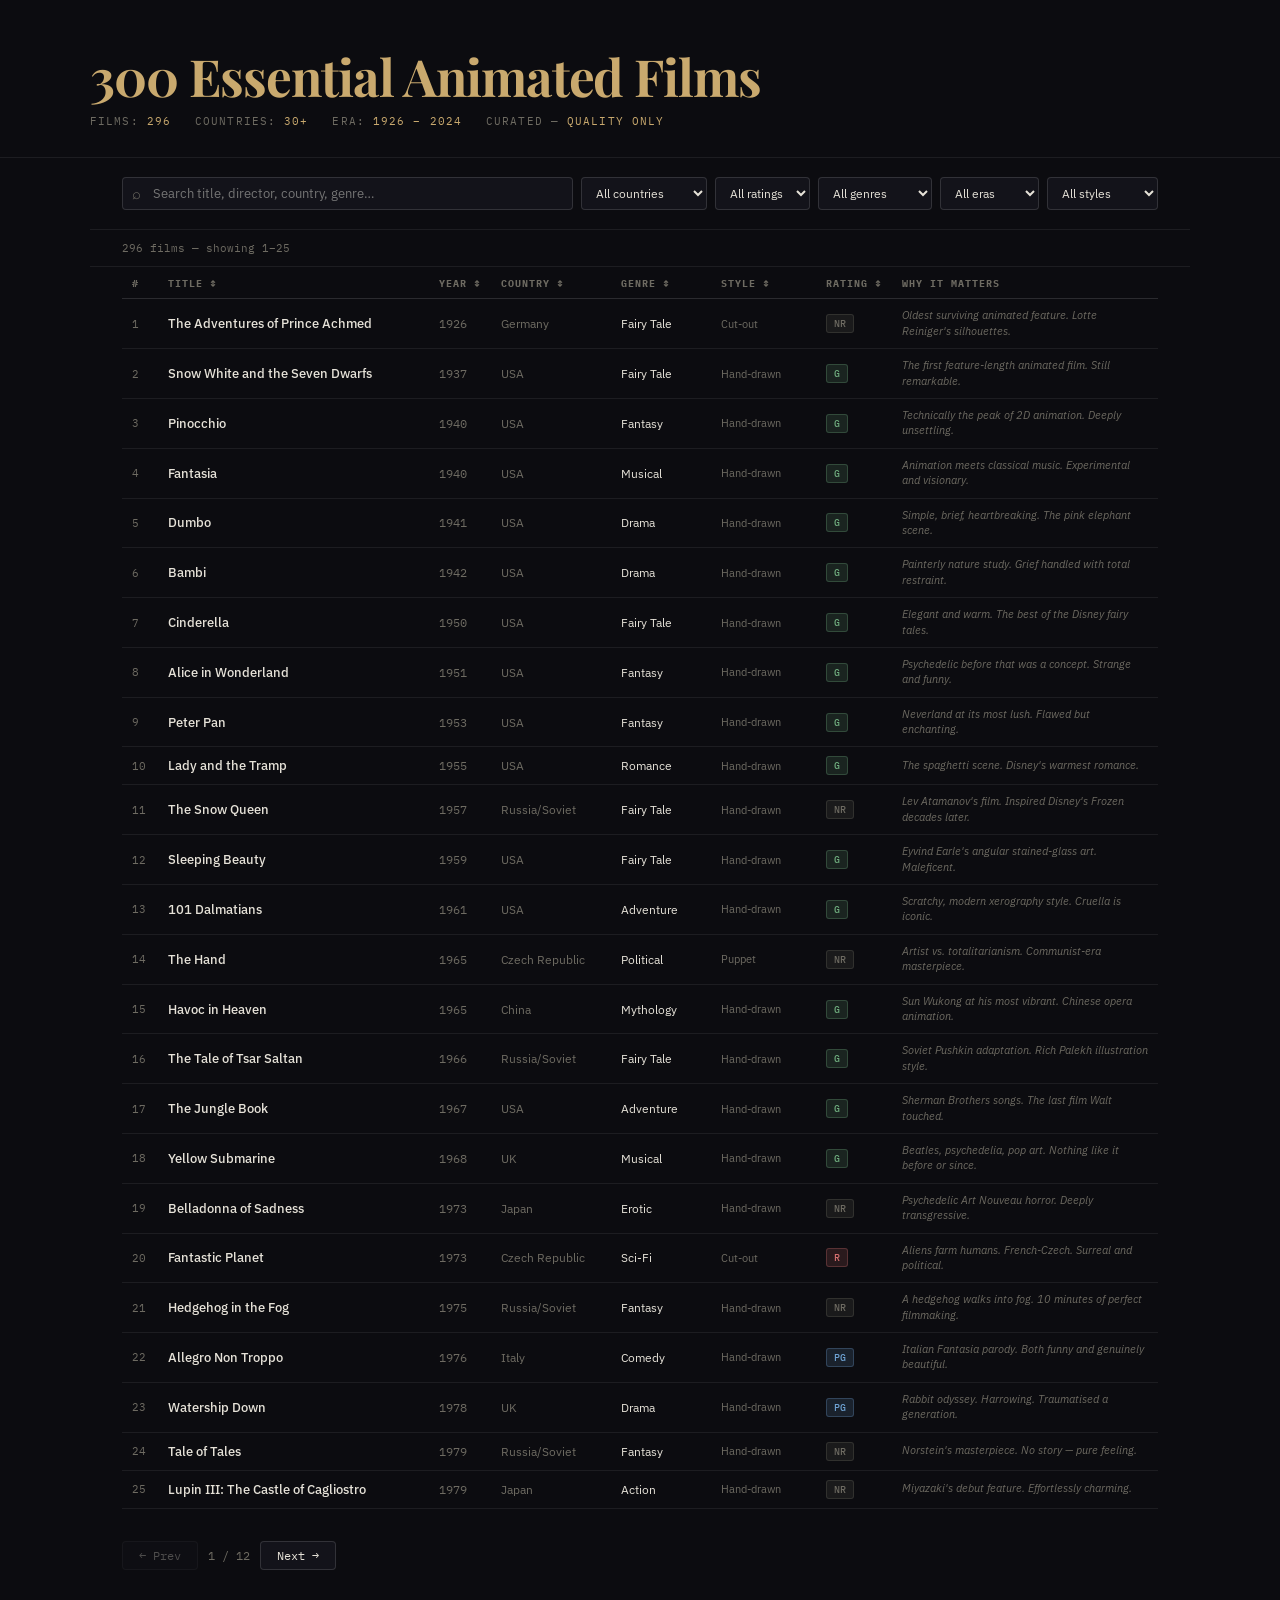
<file: 300_animated_films.html>
<!DOCTYPE html>
<html lang="en">
<head>
<meta charset="UTF-8">
<meta name="viewport" content="width=device-width, initial-scale=1.0">
<title>300 Essential Animated Films</title>
<link href="https://fonts.googleapis.com/css2?family=Playfair+Display:ital,wght@0,400;0,700;1,400&family=IBM+Plex+Mono:wght@400;500&family=IBM+Plex+Sans:wght@400;500&display=swap" rel="stylesheet">
<style>
:root {
  --bg: #0c0c10;
  --surface: #13131a;
  --surface2: #1a1a24;
  --border: rgba(255,255,255,0.07);
  --border2: rgba(255,255,255,0.13);
  --text: #e6e2d8;
  --muted: #6e6b62;
  --accent: #c9a96e;
  --accent2: #8b7fd4;
  --green: #6fad7e;
  --blue: #6fa3d4;
  --orange: #d49a6a;
  --red: #d46f6f;
  --pink: #d47fb3;
}
* { box-sizing: border-box; margin: 0; padding: 0; }
body { background: var(--bg); color: var(--text); font-family: 'IBM Plex Sans', sans-serif; min-height: 100vh; }

header { padding: 3rem 2rem 1.8rem; border-bottom: 1px solid var(--border); }
.header-inner { max-width: 1100px; margin: 0 auto; }
h1 { font-family: 'Playfair Display', serif; font-size: clamp(2rem,5vw,3.2rem); color: var(--accent); letter-spacing: -0.02em; line-height: 1.1; }
.header-meta { display: flex; gap: 1.5rem; margin-top: 0.6rem; flex-wrap: wrap; }
.hm { font-family: 'IBM Plex Mono', monospace; font-size: 11px; color: var(--muted); letter-spacing: 0.1em; text-transform: uppercase; }
.hm span { color: var(--accent); }

.controls { max-width: 1100px; margin: 0 auto; padding: 1.2rem 2rem; display: flex; flex-wrap: wrap; gap: 8px; border-bottom: 1px solid var(--border); }
.search-wrap { position: relative; flex: 1; min-width: 200px; }
.search-wrap::before { content: '⌕'; position: absolute; left: 10px; top: 50%; transform: translateY(-50%); color: var(--muted); font-size: 15px; pointer-events: none; }
input[type=text] { width: 100%; background: var(--surface); border: 1px solid var(--border2); color: var(--text); padding: 7px 10px 7px 30px; border-radius: 4px; font-size: 13px; font-family: inherit; outline: none; }
input[type=text]:focus { border-color: var(--accent); }
select { background: var(--surface); border: 1px solid var(--border2); color: var(--text); padding: 7px 10px; border-radius: 4px; font-size: 12px; font-family: inherit; outline: none; cursor: pointer; }
select:focus { border-color: var(--accent); }

.stats-bar { max-width: 1100px; margin: 0 auto; padding: 0.7rem 2rem; display: flex; justify-content: space-between; align-items: center; flex-wrap: wrap; gap: 6px; border-bottom: 1px solid var(--border); }
.stats-bar span { font-family: 'IBM Plex Mono', monospace; font-size: 11px; color: var(--muted); }

.table-wrap { max-width: 1100px; margin: 0 auto; padding: 0 2rem 1rem; overflow-x: auto; }
table { width: 100%; border-collapse: collapse; min-width: 680px; }
thead th { font-family: 'IBM Plex Mono', monospace; font-size: 10px; text-transform: uppercase; letter-spacing: 0.1em; color: var(--muted); padding: 10px 10px 8px; border-bottom: 1px solid var(--border2); text-align: left; cursor: pointer; user-select: none; white-space: nowrap; transition: color 0.15s; }
thead th:hover { color: var(--accent); }
thead th.sort-active { color: var(--accent); }
tbody tr { border-bottom: 1px solid var(--border); transition: background 0.1s; cursor: default; }
tbody tr:hover { background: var(--surface2); }
td { padding: 9px 10px; font-size: 13px; vertical-align: middle; }
.num { color: var(--muted); font-family: 'IBM Plex Mono', monospace; font-size: 11px; width: 36px; }
.title-cell { font-weight: 500; }
.year-cell { font-family: 'IBM Plex Mono', monospace; font-size: 12px; color: var(--muted); white-space: nowrap; }
.country-cell { font-size: 12px; color: var(--muted); }
.genre-cell { font-size: 12px; }
.style-cell { font-size: 11px; color: var(--muted); }

.badge { display: inline-block; font-family: 'IBM Plex Mono', monospace; font-size: 10px; padding: 2px 7px; border-radius: 3px; font-weight: 500; white-space: nowrap; }
.r-G    { background: rgba(111,173,126,0.15); color: #6fad7e; border: 1px solid rgba(111,173,126,0.28); }
.r-PG   { background: rgba(111,163,212,0.15); color: #6fa3d4; border: 1px solid rgba(111,163,212,0.28); }
.r-PG13 { background: rgba(212,154,106,0.15); color: #d49a6a; border: 1px solid rgba(212,154,106,0.28); }
.r-R    { background: rgba(212,111,111,0.15); color: #d46f6f; border: 1px solid rgba(212,111,111,0.28); }
.r-NR   { background: rgba(110,107,98,0.15);  color: #6e6b62; border: 1px solid rgba(110,107,98,0.28); }
.r-X    { background: rgba(180,60,60,0.2);    color: #e07070; border: 1px solid rgba(180,60,60,0.38); }

.note-cell { font-size: 11px; color: var(--muted); font-style: italic; max-width: 220px; line-height: 1.4; }

.pager { max-width: 1100px; margin: 0 auto; padding: 1rem 2rem 3rem; display: flex; align-items: center; gap: 10px; flex-wrap: wrap; }
.pager button { background: var(--surface); border: 1px solid var(--border2); color: var(--text); padding: 6px 16px; border-radius: 4px; font-family: 'IBM Plex Mono', monospace; font-size: 12px; cursor: pointer; transition: all 0.15s; }
.pager button:hover:not(:disabled) { border-color: var(--accent); color: var(--accent); }
.pager button:disabled { opacity: 0.3; cursor: default; }
.pager .pi { font-family: 'IBM Plex Mono', monospace; font-size: 12px; color: var(--muted); }

.flag { font-size: 15px; }
</style>
</head>
<body>
<header>
  <div class="header-inner">
    <h1>300 Essential Animated Films</h1>
    <div class="header-meta">
      <div class="hm">Films: <span id="hcount">300</span></div>
      <div class="hm">Countries: <span>30+</span></div>
      <div class="hm">Era: <span>1926 – 2024</span></div>
      <div class="hm">Curated — <span>quality only</span></div>
    </div>
  </div>
</header>

<div class="controls">
  <div class="search-wrap">
    <input type="text" id="search" placeholder="Search title, director, country, genre…" autocomplete="off">
  </div>
  <select id="filterRegion">
    <option value="">All countries</option>
    <option>Japan</option><option>USA</option><option>France</option><option>UK</option>
    <option>Ireland</option><option>Germany</option><option>Spain</option>
    <option>Czech Republic</option><option>Russia/Soviet</option><option>China</option>
    <option>South Korea</option><option>Australia</option><option>Israel</option>
    <option>Iran</option><option>Denmark</option><option>Switzerland</option>
    <option>Chile</option><option>Brazil</option><option>International</option>
  </select>
  <select id="filterRating">
    <option value="">All ratings</option>
    <option>G</option><option>PG</option><option>PG-13</option><option>R</option><option>NR</option><option>X</option>
  </select>
  <select id="filterGenre">
    <option value="">All genres</option>
    <option>Adventure</option><option>Action</option><option>Comedy</option><option>Drama</option>
    <option>Fantasy</option><option>Fairy Tale</option><option>Horror</option><option>Sci-Fi</option>
    <option>Romance</option><option>Musical</option><option>Thriller</option><option>Mystery</option>
    <option>War</option><option>Historical</option><option>Political</option><option>Mythology</option>
    <option>Superhero</option><option>Slice of Life</option><option>Experimental</option>
    <option>Erotic</option><option>Documentary</option>
  </select>
  <select id="filterDecade">
    <option value="">All eras</option>
    <option>Pre-1940s</option><option>1940s</option><option>1950s</option><option>1960s</option>
    <option>1970s</option><option>1980s</option><option>1990s</option><option>2000s</option>
    <option>2010s</option><option>2020s</option>
  </select>
  <select id="filterStyle">
    <option value="">All styles</option>
    <option>Hand-drawn</option><option>CGI</option><option>Stop-motion</option>
    <option>Claymation</option><option>Rotoscope</option><option>Cut-out</option>
    <option>Puppet</option><option>Mixed Media</option><option>Watercolor</option><option>Painted</option>
  </select>
</div>

<div class="stats-bar">
  <span id="stats">—</span>
  <span id="sortinfo"></span>
</div>

<div class="table-wrap">
<table>
<colgroup>
  <col style="width:36px">
  <col style="min-width:190px">
  <col style="width:50px">
  <col style="width:120px">
  <col style="width:100px">
  <col style="width:105px">
  <col style="width:58px">
  <col style="min-width:160px">
</colgroup>
<thead>
<tr>
  <th onclick="sortBy(0)">#</th>
  <th onclick="sortBy(1)" id="th1">Title <span>↕</span></th>
  <th onclick="sortBy(2)" id="th2">Year <span>↕</span></th>
  <th onclick="sortBy(3)" id="th3">Country <span>↕</span></th>
  <th onclick="sortBy(4)" id="th4">Genre <span>↕</span></th>
  <th onclick="sortBy(5)" id="th5">Style <span>↕</span></th>
  <th onclick="sortBy(6)" id="th6">Rating <span>↕</span></th>
  <th>Why it matters</th>
</tr>
</thead>
<tbody id="tbody"></tbody>
</table>
</div>
<div class="pager" id="pager"></div>

<script>
// [Title, Year, Country, Genre, Style, Rating, Note]
const ALL = [
["Nausicaä of the Valley of the Wind","1984","Japan","Sci-Fi","Hand-drawn","PG","Miyazaki's ecological epic. Proto-Ghibli masterpiece."],
["Castle in the Sky","1986","Japan","Adventure","Hand-drawn","PG","Breathless adventure; Ghibli's exhilarating debut."],
["My Neighbor Totoro","1988","Japan","Fantasy","Hand-drawn","G","The definitive childhood comfort film."],
["Grave of the Fireflies","1988","Japan","War","Hand-drawn","NR","Devastating WWII elegy. One of cinema's saddest films."],
["Kiki's Delivery Service","1989","Japan","Slice of Life","Hand-drawn","G","Coming-of-age warmth. Perfect for beginners."],
["Only Yesterday","1991","Japan","Drama","Hand-drawn","G","Takahata's masterpiece of quiet adult longing."],
["Porco Rosso","1992","Japan","Adventure","Hand-drawn","G","Melancholy, funny, beautiful. A pilot pig between wars."],
["Pom Poko","1994","Japan","Fantasy","Hand-drawn","PG","Ecological fable; funny and unexpectedly moving."],
["Whisper of the Heart","1995","Japan","Romance","Hand-drawn","G","Tender teen romance; criminally underseen."],
["Princess Mononoke","1997","Japan","Fantasy","Hand-drawn","PG-13","Miyazaki's most complex film. Nature vs civilisation."],
["My Neighbors the Yamadas","1999","Japan","Slice of Life","Hand-drawn","G","Takahata's sketch-style domestic comedy. Unique."],
["Spirited Away","2001","Japan","Fantasy","Hand-drawn","PG","Academy Award winner. Miyazaki's richest dreamscape."],
["The Cat Returns","2002","Japan","Fantasy","Hand-drawn","G","Breezy, charming companion to Whisper of the Heart."],
["Howl's Moving Castle","2004","Japan","Fantasy","Hand-drawn","PG","Dazzling anti-war romance wrapped in magic."],
["Tales from Earthsea","2006","Japan","Fantasy","Hand-drawn","PG","Flawed but visually beautiful. Goro's debut."],
["Ponyo","2008","Japan","Fantasy","Hand-drawn","G","Pure, hand-painted joy. Miyazaki at his most playful."],
["The Borrower Arrietty","2010","Japan","Fantasy","Hand-drawn","G","Exquisite miniature world. Hiromasa Yonebayashi's debut."],
["From Up on Poppy Hill","2011","Japan","Romance","Hand-drawn","PG","Gentle, nostalgic post-war romance from Goro Miyazaki."],
["The Wind Rises","2013","Japan","Historical","Hand-drawn","PG","Miyazaki's swan song. Aviation, war, and love."],
["The Tale of Princess Kaguya","2013","Japan","Fairy Tale","Watercolor","PG","Takahata's final masterpiece. Breathtaking brushwork."],
["When Marnie Was There","2014","Japan","Drama","Hand-drawn","G","Subtle, melancholy mystery of belonging and memory."],
["The Red Turtle","2016","International","Drama","Hand-drawn","G","Dialogue-free. A lifetime on an island. Haunting."],
["The Boy and the Heron","2023","Japan","Fantasy","Hand-drawn","PG","Miyazaki's return. Strange, personal, magnificent."],
["Voices of a Distant Star","2002","Japan","Sci-Fi","Hand-drawn","NR","Made solo in his apartment. Already poetic."],
["The Place Promised in Our Early Days","2004","Japan","Sci-Fi","Hand-drawn","NR","Dreamy alt-history romance. Shinkai's first feature."],
["5 Centimeters per Second","2007","Japan","Romance","Hand-drawn","NR","Three vignettes on drifting apart. Aches beautifully."],
["The Garden of Words","2013","Japan","Romance","Hand-drawn","NR","45 minutes of rain and longing. Visually stunning."],
["Your Name","2016","Japan","Romance","Hand-drawn","PG","Global phenomenon. Emotional body-swap romance."],
["Weathering with You","2019","Japan","Romance","Hand-drawn","PG","Sunshine girl in a flooded Tokyo. Bittersweet."],
["Suzume","2022","Japan","Drama","Hand-drawn","PG","Road trip across Japan closing doors on disaster."],
["The Girl Who Leapt Through Time","2006","Japan","Sci-Fi","Hand-drawn","NR","Time-travel coming-of-age. Light, then devastating."],
["Summer Wars","2009","Japan","Sci-Fi","Hand-drawn","PG","Family vs digital apocalypse. Warm and exciting."],
["Wolf Children","2012","Japan","Fantasy","Hand-drawn","PG","A mother raises half-wolf children alone. Quietly devastating."],
["The Boy and the Beast","2015","Japan","Fantasy","Hand-drawn","PG","Fatherless boy raised by a monster. Rich and messy."],
["Mirai","2018","Japan","Fantasy","Hand-drawn","PG","A toddler's journey through family history. Tender."],
["Belle","2021","Japan","Fantasy","Mixed Media","PG","Beauty and the Beast retold in virtual reality. Ambitious."],
["Perfect Blue","1997","Japan","Thriller","Hand-drawn","NR","Pop idol stalker horror. Reality dissolves. Disturbing."],
["Millennium Actress","2001","Japan","Drama","Hand-drawn","PG","A film within a film within a life. Achingly beautiful."],
["Tokyo Godfathers","2003","Japan","Comedy","Hand-drawn","PG","Three homeless people find a baby. Funny and warm."],
["Paprika","2006","Japan","Sci-Fi","Hand-drawn","R","Dream-entering sci-fi. Literally inspired Inception."],
["Akira","1988","Japan","Sci-Fi","Hand-drawn","R","Post-apocalyptic Tokyo. The film that changed everything."],
["Ghost in the Shell","1995","Japan","Sci-Fi","Hand-drawn","NR","Identity, consciousness, the body. Still unsurpassed."],
["Ghost in the Shell 2: Innocence","2004","Japan","Sci-Fi","Hand-drawn","PG-13","Dense philosophical sequel. More beautiful than the first."],
["Jin-Roh: The Wolf Brigade","1999","Japan","Political","Hand-drawn","NR","Little Red Riding Hood retold in police-state Japan."],
["Ninja Scroll","1993","Japan","Action","Hand-drawn","NR","Feudal Japan action at its most visceral."],
["Vampire Hunter D: Bloodlust","2000","Japan","Horror","Hand-drawn","R","Gothic sci-fi horror. Gorgeous and brutal."],
["Sword of the Stranger","2007","Japan","Action","Hand-drawn","NR","Wandering swordsman. The best action choreography in anime."],
["Redline","2009","Japan","Action","Hand-drawn","R","Seven years of hand-drawn animation. A pure adrenaline rush."],
["Belladonna of Sadness","1973","Japan","Erotic","Hand-drawn","NR","Psychedelic Art Nouveau horror. Deeply transgressive."],
["Angel's Egg","1985","Japan","Experimental","Hand-drawn","NR","Oshii and Amano. No plot. All atmosphere. Unforgettable."],
["The End of Evangelion","1997","Japan","Sci-Fi","Hand-drawn","NR","Apocalypse as psychological breakdown. Demanding masterpiece."],
["Barefoot Gen","1983","Japan","War","Hand-drawn","NR","Hiroshima survivor story. Among the most harrowing ever made."],
["Night on the Galactic Railroad","1985","Japan","Fantasy","Hand-drawn","G","Metaphysical cat-boys on a cosmic train. Deeply strange."],
["Mind Game","2004","Japan","Drama","Mixed Media","NR","Yuasa's debut. Chaotic, life-affirming, unlike anything."],
["Tekkonkinkreet","2006","Japan","Drama","Hand-drawn","R","Two orphan boys own the streets. Visually astonishing."],
["The Night Is Short, Walk On Girl","2017","Japan","Comedy","Hand-drawn","NR","One wild night in Kyoto. Yuasa's love letter to life."],
["Lu Over the Wall","2017","Japan","Fantasy","Hand-drawn","NR","Yuasa's most accessible film. Musical mermaid joy."],
["Promare","2019","Japan","Action","Mixed Media","NR","TRIGGER at full blast. Insanely stylized action opera."],
["In This Corner of the World","2016","Japan","War","Hand-drawn","NR","WWII from one woman's domestic perspective. Extraordinary."],
["A Silent Voice","2016","Japan","Drama","Hand-drawn","PG-13","Bullying, deafness, redemption. Powerfully empathetic."],
["Liz and the Blue Bird","2018","Japan","Slice of Life","Hand-drawn","NR","Two musicians. A fairy tale. The most delicate film."],
["Violet Evergarden: The Movie","2020","Japan","Drama","Hand-drawn","NR","Letter-writing robot learns to grieve. Stunning KyoAni work."],
["Odd Taxi: In the Woods","2022","Japan","Thriller","Hand-drawn","NR","A walrus taxi driver. Mystery. One of anime's best plots."],
["The First Slam Dunk","2022","Japan","Slice of Life","Mixed Media","NR","Basketball match as a meditation on grief. Unexpected masterpiece."],
["Inu-Oh","2021","Japan","Historical","Hand-drawn","NR","Yuasa's 14th-century rock opera. Wild and free."],
["Look Back","2024","Japan","Drama","Hand-drawn","NR","Two manga artists, a friendship, a tragedy. 58 minutes. Perfect."],
["The Colors Within","2024","Japan","Drama","Hand-drawn","NR","Naoko Yamada's latest. Synesthesia and music. Gorgeous."],
["Snow White and the Seven Dwarfs","1937","USA","Fairy Tale","Hand-drawn","G","The first feature-length animated film. Still remarkable."],
["Pinocchio","1940","USA","Fantasy","Hand-drawn","G","Technically the peak of 2D animation. Deeply unsettling."],
["Fantasia","1940","USA","Musical","Hand-drawn","G","Animation meets classical music. Experimental and visionary."],
["Dumbo","1941","USA","Drama","Hand-drawn","G","Simple, brief, heartbreaking. The pink elephant scene."],
["Bambi","1942","USA","Drama","Hand-drawn","G","Painterly nature study. Grief handled with total restraint."],
["Cinderella","1950","USA","Fairy Tale","Hand-drawn","G","Elegant and warm. The best of the Disney fairy tales."],
["Alice in Wonderland","1951","USA","Fantasy","Hand-drawn","G","Psychedelic before that was a concept. Strange and funny."],
["Peter Pan","1953","USA","Fantasy","Hand-drawn","G","Neverland at its most lush. Flawed but enchanting."],
["Lady and the Tramp","1955","USA","Romance","Hand-drawn","G","The spaghetti scene. Disney's warmest romance."],
["Sleeping Beauty","1959","USA","Fairy Tale","Hand-drawn","G","Eyvind Earle's angular stained-glass art. Maleficent."],
["101 Dalmatians","1961","USA","Adventure","Hand-drawn","G","Scratchy, modern xerography style. Cruella is iconic."],
["The Jungle Book","1967","USA","Adventure","Hand-drawn","G","Sherman Brothers songs. The last film Walt touched."],
["The Little Mermaid","1989","USA","Fantasy","Hand-drawn","G","Sparked the Renaissance. Alan Menken's breakthrough score."],
["Beauty and the Beast","1991","USA","Romance","Hand-drawn","G","First animated film nominated for Best Picture. Still earns it."],
["Aladdin","1992","USA","Fantasy","Hand-drawn","G","Robin Williams changed voice acting. Brilliant comedy."],
["The Lion King","1994","USA","Drama","Hand-drawn","G","Shakespeare in the Serengeti. Hans Zimmer at his peak."],
["Pocahontas","1995","USA","Historical","Hand-drawn","G","Flawed but strikingly beautiful. Colors of the Wind."],
["The Hunchback of Notre Dame","1996","USA","Drama","Hand-drawn","G","Darkest Disney. Frollo is their best villain."],
["Hercules","1997","USA","Mythology","Hand-drawn","G","Gospel choir, Greek vases, pure fun. Underrated."],
["Mulan","1998","USA","Action","Hand-drawn","G","Honor, gender, war. One of Disney's strongest narratives."],
["Tarzan","1999","USA","Adventure","Hand-drawn","G","Phil Collins. Deep Canvas tech. Fluid action."],
["The Emperor's New Groove","2000","USA","Comedy","Hand-drawn","G","The funniest Disney film. Underrated gem."],
["Lilo & Stitch","2002","USA","Drama","Hand-drawn","PG","Found family story with real emotional weight."],
["The Princess and the Frog","2009","USA","Fantasy","Hand-drawn","G","A love letter to New Orleans. 2D animation's last hurrah."],
["Tangled","2010","USA","Fantasy","CGI","PG","CGI done with 2D soul. Eugene and Rapunzel are delightful."],
["Wreck-It Ralph","2012","USA","Comedy","CGI","PG","Love letter to arcade gaming. Genuinely clever."],
["Frozen","2013","USA","Fantasy","CGI","PG","Let It Go. Complicated sisterhood over simple romance."],
["Big Hero 6","2014","USA","Action","CGI","PG","Grief wrapped in superhero spectacle. Baymax is perfect."],
["Zootopia","2016","USA","Comedy","CGI","PG","Prejudice allegory that actually works. Sharp writing."],
["Moana","2016","USA","Adventure","CGI","PG","Polynesian myth, Lin-Manuel Miranda. Ocean as character."],
["Encanto","2021","USA","Musical","CGI","PG","Colombian family, Lin-Manuel again. We Don't Talk About Bruno."],
["Toy Story","1995","USA","Comedy","CGI","G","First CGI feature. Changed cinema. Still works perfectly."],
["A Bug's Life","1998","USA","Comedy","CGI","G","Underrated Pixar. The scale and detail of the bug world."],
["Toy Story 2","1999","USA","Comedy","CGI","G","When Your Friend is Dead. Better than the first."],
["Monsters, Inc.","2001","USA","Comedy","CGI","G","The door chase. The comedy. The ending. Classic."],
["Finding Nemo","2003","USA","Adventure","CGI","G","Underwater world so tactile you can feel the water."],
["The Incredibles","2004","USA","Action","CGI","PG","Superhero family drama. Still the best superhero film."],
["Ratatouille","2007","USA","Drama","CGI","G","A rat wants to cook. Takes it completely seriously. Perfect."],
["WALL-E","2008","USA","Sci-Fi","CGI","G","30 silent minutes that say more than most films."],
["Up","2009","USA","Adventure","CGI","PG","The first four minutes. Just those four minutes."],
["Toy Story 3","2010","USA","Drama","CGI","G","Growing up and letting go. Emotionally overwhelming."],
["Brave","2012","USA","Fantasy","CGI","PG","Mother-daughter bond instead of romance. Finally."],
["Inside Out","2015","USA","Drama","CGI","PG","Emotional anatomy of a child. Bing Bong."],
["Coco","2017","USA","Drama","CGI","PG","Day of the Dead, family legacy, Remember Me. Gorgeous."],
["Soul","2020","USA","Drama","CGI","PG","What makes life worth living? Pixar's most adult film."],
["Luca","2021","USA","Slice of Life","CGI","PG","Italian Riviera summer friendship. Light and warm."],
["Turning Red","2022","USA","Comedy","CGI","PG","Puberty as giant red panda. Nostalgic and very funny."],
["Inside Out 2","2024","USA","Drama","CGI","PG","Anxiety joins the cast. Emotionally resonant sequel."],
["The Prince of Egypt","1998","USA","Historical","Hand-drawn","PG","Epic biblical animation. Deliver Us is one of the great songs."],
["Antz","1998","USA","Comedy","CGI","PG","Darker than Pixar. Woody Allen as an ant works somehow."],
["The Road to El Dorado","2000","USA","Comedy","Hand-drawn","PG","Buddy comedy gold. Witty, fast, criminally undervalued."],
["Spirit: Stallion of the Cimarron","2002","USA","Adventure","Hand-drawn","G","A horse's perspective on the American West. Bold choice."],
["Sinbad: Legend of the Seven Seas","2003","USA","Adventure","Hand-drawn","PG","Last great DreamWorks 2D. Absolutely gorgeous."],
["Shrek","2001","USA","Comedy","CGI","PG","Satirised Disney so effectively it changed the genre."],
["Shrek 2","2004","USA","Comedy","CGI","PG","Outdoes the original. Fairy Godmother. Puss in Boots."],
["Kung Fu Panda","2008","USA","Action","CGI","PG","Genuinely about imposter syndrome. Beautiful wuxia."],
["How to Train Your Dragon","2010","USA","Fantasy","CGI","PG","Boy and dragon. The flight sequence is transcendent."],
["How to Train Your Dragon 2","2014","USA","Fantasy","CGI","PG","Darker, larger, emotionally bolder sequel."],
["The Croods","2013","USA","Comedy","CGI","PG","Surprisingly heartfelt caveman family film."],
["Rise of the Guardians","2012","USA","Fantasy","CGI","PG","Santa, Easter Bunny, Sandman. More inventive than it looks."],
["Puss in Boots: The Last Wish","2022","USA","Action","CGI","PG","Death as a villain. Stunning Spider-Verse-adjacent art. Best Shrek film."],
["Spider-Man: Into the Spider-Verse","2018","USA","Superhero","CGI","PG","Reinvented animated action. Multiple art styles. Perfect."],
["Spider-Man: Across the Spider-Verse","2023","USA","Superhero","CGI","PG","Expanded the universe further. Each world a new art style."],
["The Mitchells vs. the Machines","2021","USA","Comedy","CGI","PG","Robot apocalypse and a chaotic family. Hilarious and loving."],
["The Bad Guys","2022","USA","Action","CGI","PG","Heist film done in French graphic novel style."],
["Coraline","2009","USA","Horror","Stop-motion","PG","Neil Gaiman's best adaptation. Genuinely frightening."],
["ParaNorman","2012","USA","Horror","Stop-motion","PG","Zombie comedy with a real emotional core."],
["The Boxtrolls","2014","USA","Comedy","Stop-motion","PG","Victorian orphan raised by monsters. Dark and inventive."],
["Kubo and the Two Strings","2016","USA","Fantasy","Stop-motion","PG","Japanese mythology. The most beautiful LAIKA work."],
["The Nightmare Before Christmas","1993","USA","Fantasy","Stop-motion","PG","Tim Burton's Halloween/Christmas vision. Iconic."],
["James and the Giant Peach","1996","USA","Fantasy","Mixed Media","PG","Roald Dahl via Selick. Weird and wonderful."],
["Corpse Bride","2005","USA","Fantasy","Stop-motion","PG","Dark, romantic, beautiful. The land of the dead is better."],
["Fantastic Mr. Fox","2009","USA","Comedy","Stop-motion","PG","Wes Anderson does Roald Dahl. Dry, warm, perfect."],
["Isle of Dogs","2018","USA","Drama","Stop-motion","PG-13","Anderson again. Japanese setting. Stunningly crafted."],
["Anomalisa","2015","USA","Drama","Puppet","R","Kaufman's loneliness meditation. Devastatingly human."],
["Guillermo del Toro's Pinocchio","2022","USA","Fantasy","Stop-motion","PG","The definitive Pinocchio. War, death, love, rebellion."],
["The Grand Budapest Hotel","2014","USA","Comedy","Mixed Media","R","Not purely animated, but stop-motion segments are sublime."],
["The Secret of NIMH","1982","USA","Fantasy","Hand-drawn","G","Don Bluth's dark masterpiece. Fairy tale as horror."],
["An American Tail","1986","USA","Drama","Hand-drawn","G","Bluth's immigrant story. Surprisingly moving."],
["The Land Before Time","1988","USA","Adventure","Hand-drawn","G","Dinosaur friendship and loss. Kids wept. Adults too."],
["The Iron Giant","1999","USA","Sci-Fi","Hand-drawn","PG","Brad Bird's near-perfect film. Government paranoia and love."],
["Persepolis","2007","France","Political","Hand-drawn","PG-13","Marjane Satrapi's memoir of growing up in Iran. Essential."],
["Heavy Metal","1981","Canada","Sci-Fi","Hand-drawn","R","Adult anthology. Rock soundtrack. Cult classic."],
["Who Framed Roger Rabbit","1988","USA","Comedy","Mixed Media","PG","Animation and live action perfectly merged. Still incredible."],
["The Triplets of Belleville","2003","France","Comedy","Hand-drawn","PG","Dialogue-free French musical mystery. Brilliant design."],
["The Illusionist","2010","France","Drama","Hand-drawn","PG","Jacques Tati script. A vanishing world. Bittersweet."],
["Ernest and Celestine","2012","France","Drama","Watercolor","PG","Bear and mouse. Warm, handmade watercolor aesthetic."],
["I Lost My Body","2019","France","Drama","Hand-drawn","R","A severed hand searches for its owner. Strange and moving."],
["The Summit of the Gods","2021","France","Drama","Hand-drawn","NR","Alpinists and obsession. Quiet, breathtaking, faithful."],
["The Swallows of Kabul","2019","France","Drama","Hand-drawn","NR","Life under the Taliban. Dignified, heartbreaking."],
["April and the Extraordinary World","2015","France","Sci-Fi","Hand-drawn","PG","Steampunk Paris. Drawn in Jacques Tardi's style. Wonderful."],
["Dilili in Paris","2018","France","Mystery","Hand-drawn","PG","Michel Ocelot's Belle Époque feminist mystery."],
["The Little Prince","2015","France","Fantasy","Mixed Media","PG","Wraps the book inside a new story. Surprisingly wise."],
["Kirikou and the Sorceress","1998","France","Mythology","Hand-drawn","NR","African folk tale. Tiny hero. Michel Ocelot at his best."],
["Azur & Asmar","2006","France","Fairy Tale","CGI","G","Ocelot's most visually opulent film. Islamic and French cultures."],
["A Cat in Paris","2010","France","Thriller","Hand-drawn","G","Short, stylish noir. Paris rooftops. Lovely."],
["Long Way North","2015","France","Adventure","Hand-drawn","PG","Arctic expedition, father-daughter bond. Flat design beauty."],
["The Big Bad Fox and Other Tales","2017","France","Comedy","Hand-drawn","G","Three fables, hand-drawn, laugh-out-loud charming."],
["Calamity Jane","2020","France","Adventure","Hand-drawn","PG","Young Calamity Jane on the frontier. Road Normandin directing."],
["Ernest and Celestine: A Trip to Gibberitia","2023","France","Drama","Watercolor","PG","Warmly continues the original. Musicians and tolerance."],
["MFKZ","2017","France","Action","Hand-drawn","R","French-Japanese co-production. Raw, urban, explosive."],
["Peur(s) du Noir","2007","France","Horror","Hand-drawn","NR","Six animators, six fears. B&W anthology. Unsettling."],
["The Secret of Kells","2009","Ireland","Fantasy","Hand-drawn","NR","Book of Kells illumination come to life. Ravishing."],
["Song of the Sea","2014","Ireland","Fantasy","Hand-drawn","G","Selkie mythology and grief. Tomm Moore at his peak."],
["Wolfwalkers","2020","Ireland","Fantasy","Hand-drawn","PG","Best Cartoon Saloon film. Colonial Ireland, wolves, freedom."],
["My Father's Dragon","2022","Ireland","Fantasy","Hand-drawn","PG","Cartoon Saloon adapts the classic novel. Tender."],
["Watership Down","1978","UK","Drama","Hand-drawn","PG","Rabbit odyssey. Harrowing. Traumatised a generation."],
["When the Wind Blows","1986","UK","War","Hand-drawn","PG","Nuclear war through an elderly couple's eyes. Devastating."],
["The Plague Dogs","1982","UK","Drama","Hand-drawn","PG","Laboratory dogs try to escape. Martin Rosen. Relentlessly grim."],
["Yellow Submarine","1968","UK","Musical","Hand-drawn","G","Beatles, psychedelia, pop art. Nothing like it before or since."],
["Ethel & Ernest","2016","UK","Drama","Hand-drawn","NR","A couple's life from 1930s to 1980s. Gentle and profound."],
["Wallace & Gromit: Curse of the Were-Rabbit","2005","UK","Comedy","Claymation","G","The definitive Aardman feature. Sublime."],
["Chicken Run","2000","UK","Comedy","Claymation","G","The Great Escape with chickens. Pitch-perfect."],
["Fantastic Mr. Fox — see above","2009","UK","Comedy","Stop-motion","PG","(Aardman/Fox co-production)"],
["The Snowman","1982","UK","Fantasy","Hand-drawn","G","Walking in the Air. Wordless, fragile, magical."],
["The Adventures of Prince Achmed","1926","Germany","Fairy Tale","Cut-out","NR","Oldest surviving animated feature. Lotte Reiniger's silhouettes."],
["Fantastic Planet","1973","Czech Republic","Sci-Fi","Cut-out","R","Aliens farm humans. French-Czech. Surreal and political."],
["Alice","1988","Czech Republic","Horror","Mixed Media","NR","Jan Švankmajer's Wonderland. Taxidermy and dread."],
["Faust","1994","Czech Republic","Horror","Mixed Media","NR","Švankmajer's Faust. Puppet, live action, clay. Disturbing."],
["Little Otik","2000","Czech Republic","Horror","Mixed Media","NR","A stump raised as a baby. Folk horror. Only Švankmajer."],
["Dimensions of Dialogue","1982","Czech Republic","Experimental","Claymation","NR","Short, but the most virtuosic stop-motion ever made."],
["The Hand","1965","Czech Republic","Political","Puppet","NR","Artist vs. totalitarianism. Communist-era masterpiece."],
["Allegro Non Troppo","1976","Italy","Comedy","Hand-drawn","PG","Italian Fantasia parody. Both funny and genuinely beautiful."],
["Hedgehog in the Fog","1975","Russia/Soviet","Fantasy","Hand-drawn","NR","A hedgehog walks into fog. 10 minutes of perfect filmmaking."],
["Tale of Tales","1979","Russia/Soviet","Fantasy","Hand-drawn","NR","Norstein's masterpiece. No story — pure feeling."],
["The Tale of Tsar Saltan","1966","Russia/Soviet","Fairy Tale","Hand-drawn","G","Soviet Pushkin adaptation. Rich Palekh illustration style."],
["The Snow Queen","1957","Russia/Soviet","Fairy Tale","Hand-drawn","NR","Lev Atamanov's film. Inspired Disney's Frozen decades later."],
["The Old Man and the Sea","1999","Russia","Drama","Painted","G","Aleksandr Petrov. Oil-on-glass. Academy Award winner."],
["The King of Pigs","2011","South Korea","Drama","Hand-drawn","NR","School bullying and class resentment. Bleak. Essential."],
["The Fake","2013","South Korea","Drama","Hand-drawn","NR","A con-man preacher exploits a community. Merciless."],
["Leafie, a Hen into the Wild","2011","South Korea","Drama","Hand-drawn","NR","A chicken escapes. Surprisingly profound."],
["Seoul Station","2016","South Korea","Horror","Hand-drawn","NR","Prequel to Train to Busan. Homeless in the zombie outbreak."],
["My Beautiful Girl, Mari","2002","South Korea","Fantasy","Hand-drawn","NR","Childhood summer memories. Gentle and poetic."],
["Oseam","2003","South Korea","Drama","Hand-drawn","NR","A boy and his sister at a Buddhist temple. Profoundly sad."],
["Havoc in Heaven","1965","China","Mythology","Hand-drawn","G","Sun Wukong at his most vibrant. Chinese opera animation."],
["Big Fish & Begonia","2016","China","Fantasy","Hand-drawn","PG","Soul and sacrifice in a Chinese mythological underworld."],
["Ne Zha","2019","China","Mythology","CGI","PG","Chinese blockbuster that earned every yuan. Heartfelt."],
["Chang An","2023","China","Historical","Hand-drawn","PG","Tang Dynasty poets. Gorgeous Chinese ink-painting style."],
["Deep Sea","2023","China","Fantasy","Mixed Media","PG","Depression as a sea journey. Stunning visual invention."],
["Waltz with Bashir","2008","Israel","War","Mixed Media","R","Lebanese War memory. Animated documentary. Haunting."],
["Tehran Taboo","2017","Iran","Drama","Rotoscope","NR","Four Iranians navigating taboo and suppression. Brave film."],
["The Breadwinner","2017","Ireland","Drama","Cut-out","PG-13","Afghan girl pretends to be a boy. Nora Twomey directing."],
["Mary and Max","2009","Australia","Drama","Claymation","PG","Pen pals across the world. Adam Elliot. Beautifully sad."],
["The Lost Thing","2010","Australia","Sci-Fi","Mixed Media","G","Shaun Tan's world on screen. Academy Award winner."],
["Harvie Krumpet","2003","Australia","Drama","Claymation","NR","A man's unlucky life narrated in facts. Moving and funny."],
["Memoir of a Snail","2024","Australia","Drama","Claymation","NR","Adam Elliot returns. Hoarding, grief, and snails."],
["O Menino e o Mundo","2013","Brazil","Fantasy","Mixed Media","NR","A boy looks for his father. Wordless. Brazilian folk art."],
["Ainbo: Spirit of the Amazon","2021","Peru","Fantasy","CGI","G","Amazonian mythology and environmental story."],
["The Wolf House","2018","Chile","Horror","Mixed Media","NR","Colonia Dignidad cult as a dark fairy tale. Harrowing."],
["Flee","2021","Denmark","Documentary","Mixed Media","PG-13","An Afghan refugee's secret history told in animation. Oscar nominated."],
["My Life as a Zucchini","2016","Switzerland","Drama","Stop-motion","PG-13","Orphaned children, tenderness and loss. Short and perfect."],
["Klaus","2019","Spain","Fantasy","Hand-drawn","G","Origin of Santa Claus. Netflix's first Oscar nom. Gorgeous."],
["Robot Dreams","2023","Spain","Drama","Hand-drawn","NR","A dog and his robot in New York. No dialogue. Perfect."],
["The Congress","2013","Israel","Sci-Fi","Mixed Media","R","Ari Folman after Waltz with Bashir. Reality disintegrates."],
["Loving Vincent","2017","Poland","Drama","Hand-drawn","PG","Van Gogh's last days painted in oil by 100+ artists. Unique."],
["Flow","2024","Latvia","Drama","CGI","NR","A cat navigates a flooded world. No dialogue. 2024's finest."],
["Batman: Mask of the Phantasm","1993","USA","Action","Hand-drawn","PG","The best Batman film ever made. Paul Dini writing."],
["Batman: Under the Red Hood","2010","USA","Superhero","Hand-drawn","PG-13","Jason Todd's death and return. Dark and emotionally honest."],
["Batman: The Dark Knight Returns","2012","USA","Superhero","Hand-drawn","PG-13","Miller's graphic novel faithfully adapted. Frank Miller's best."],
["Batman: The Killing Joke","2016","USA","Superhero","Hand-drawn","R","The Joker origin. Controversial, but the animated Joker is perfect."],
["Demon Slayer: Mugen Train","2020","Japan","Action","Hand-drawn","R","Flame Hashira. Box office record breaker. Genuinely moving."],
["Jujutsu Kaisen 0","2021","Japan","Action","Mixed Media","PG-13","Prequel that works as its own film. Rika. Okkotsu."],
["Evangelion 3.0+1.01: Thrice Upon a Time","2021","Japan","Sci-Fi","Mixed Media","NR","26 years later. Hideaki Anno closes the loop beautifully."],
["A Whisker Away","2020","Japan","Fantasy","Hand-drawn","NR","Girl becomes a cat. Studio Colorido's charming magic."],
["Josee, the Tiger and the Fish","2020","Japan","Romance","Hand-drawn","NR","Disability, art, love. Quietly devastating romance."],
["Ride Your Wave","2019","Japan","Romance","Hand-drawn","NR","Yuasa's surfer romance. Grief in water form."],
["Penguin Highway","2018","Japan","Sci-Fi","Hand-drawn","NR","Boy solves the mystery of penguins in his suburb."],
["I Want to Eat Your Pancreas","2018","Japan","Drama","Hand-drawn","NR","Terminal illness. Not what the title implies. Beautiful."],
["Pompo the Cinephile","2021","Japan","Drama","Mixed Media","NR","A girl makes a film. A love letter to cinema itself."],
["The Deer King","2021","Japan","Fantasy","Mixed Media","NR","Epic fantasy with Ghibli-level world-building."],
["Made in Abyss: Dawn of the Deep Soul","2020","Japan","Fantasy","Hand-drawn","NR","The most emotionally brutal mainstream anime film."],
["Goodbye, DonGlees!","2022","Japan","Drama","Hand-drawn","NR","Three teen friends, a summer, a life-altering choice."],
["The Imaginary","2024","Japan","Fantasy","Hand-drawn","NR","Imaginary friends face erasure. Studio Ponoc."],
["Urusei Yatsura: Beautiful Dreamer","1984","Japan","Comedy","Hand-drawn","NR","Oshii bends reality inside a high school festival. Visionary."],
["Mobile Suit Gundam: Char's Counterattack","1988","Japan","Sci-Fi","Hand-drawn","NR","Char vs Amuro one final time. The definitive Gundam film."],
["Patlabor: The Movie","1989","Japan","Sci-Fi","Hand-drawn","NR","Oshii's procedural mecha police thriller. Methodical genius."],
["Lupin III: The Castle of Cagliostro","1979","Japan","Action","Hand-drawn","NR","Miyazaki's debut feature. Effortlessly charming."],
["Macross Plus","1994","Japan","Sci-Fi","Hand-drawn","NR","Love triangle, AI pop idol, jets. Yoko Kanno's finest score."],
["Gurren Lagann: The Lights in the Sky Are Stars","2009","Japan","Sci-Fi","Hand-drawn","NR","The most emotionally complete ending in mecha anime history."],
["Mobile Suit Gundam Hathaway","2021","Japan","Sci-Fi","Mixed Media","NR","Best-looking Gundam ever. Grounded, political, gorgeous."],
["Revue Starlight: The Movie","2021","Japan","Musical","Hand-drawn","NR","Theatre as combat. Destiny as sacrifice. Ikuhara-adjacent."],
["The Anthem of the Heart","2015","Japan","Drama","Hand-drawn","NR","A girl who cannot speak. AnoHana writer. Quietly devastating."],
["Tamako Love Story","2014","Japan","Romance","Hand-drawn","NR","A confession takes all film long. KyoAni at its most intimate."],
["Ocean Waves","1993","Japan","Romance","Hand-drawn","NR","Ghibli's forgotten TV film. Honest teenage love triangle."],
["The Garden of Sinkers: Overlooking View","2007","Japan","Thriller","Hand-drawn","NR","ufotable's debut. Kara no Kyoukai set the visual standard."],
["Eureka Seven: Good Night, Sleep Tight","2009","Japan","Sci-Fi","Hand-drawn","NR","Alternate retelling of a beloved series. Deeply romantic."],
["K-On! The Movie","2011","Japan","Slice of Life","Hand-drawn","NR","The light music club goes to London. Pure joyful filmmaking."],
["Given: The Movie","2020","Japan","Romance","Hand-drawn","NR","Gay musicians process grief through music. Tender and true."],
["Classmates","2016","Japan","Romance","Hand-drawn","NR","Two high school boys fall in love. Quiet and deeply felt."],
["Fireworks","2017","Japan","Fantasy","Mixed Media","NR","What-if firework romance. SHAFT visuals. Flawed but gorgeous."],
["Summer Time Rendering","2023","Japan","Thriller","Hand-drawn","NR","Time-looping horror on a remote island. Gripping."],
["Batman: Year One","2011","USA","Superhero","Hand-drawn","PG-13","Miller's origin story faithfully adapted. Moody and grounded."],
["Superman: Red Son","2020","USA","Superhero","Hand-drawn","PG-13","What if Superman landed in Soviet Russia? Clever Elseworlds."],
["Justice League: New Frontier","2008","USA","Superhero","Hand-drawn","PG","Cold War era heroes. Timm's most cinematic DC film."],
["The Animatrix","2003","USA","Sci-Fi","Mixed Media","R","Nine shorts expanding the Matrix. Several are masterpieces."],
["Final Fantasy VII: Advent Children","2005","Japan","Fantasy","CGI","PG-13","Spectacular CGI. Defining visual spectacle of its era."],
["Renaissance","2006","France","Thriller","Hand-drawn","NR","Stark black-and-white neo-noir Paris. Visually audacious."],
["Moomins on the Riviera","2014","Finland","Comedy","Hand-drawn","NR","Tove Jansson's moomins go south. Quiet and charming."],
["Megamind","2010","USA","Comedy","CGI","PG","The villain becomes the hero. Sharp writing, undervalued."],
["Over the Hedge","2006","USA","Comedy","CGI","PG","Sarcastic take on suburbia. Wry, well-observed comedy."],
["The Book of Life","2014","USA","Fantasy","CGI","PG","Dia de los Muertos before Coco. Intricate sugar-skull design."],
["Rango","2011","USA","Comedy","CGI","PG","Gore Verbinski does Chinatown as a chameleon Western. Weird genius."],
["Ice Age","2002","USA","Comedy","CGI","PG","Scrat and the acorn. Instantly immortal sight gag. Warm film."],
["Happy Feet","2006","USA","Musical","CGI","PG","Emperor penguins, George Miller directing. Surprisingly sharp."],
["An American Tail: Fievel Goes West","1991","USA","Western","Hand-drawn","G","A mouse Western. Bluth's most fun and underrated film."],
["Balto","1995","USA","Adventure","Hand-drawn","G","Real sled dog hero of 1925 Nome. Unfairly forgotten."],
["South Park: Bigger Longer and Uncut","1999","USA","Comedy","Cut-out","R","A musical satire of censorship and war. Genuinely incisive."],
["The Simpsons Movie","2007","USA","Comedy","Hand-drawn","PG-13","Spider-Pig. The show at its last great height."],
["The LEGO Movie","2014","USA","Comedy","CGI","PG","Everything is awesome and it truly is. Brilliant meta-satire."],
["Beavis and Butt-Head Do America","1996","USA","Comedy","Hand-drawn","PG-13","Funnier than it deserves to be. Road trip nihilism."],
["Ice Age Dawn of the Dinosaurs","2009","USA","Comedy","CGI","PG","Best Ice Age sequel. Buck makes it special."],
["Despicable Me","2010","USA","Comedy","CGI","PG","A villain adopts three orphans. Genuinely warm."],
["How to Train Your Dragon: The Hidden World","2019","USA","Fantasy","CGI","PG","Fitting conclusion to the trilogy. Bittersweet and beautiful."],
["Rio","2011","USA","Adventure","CGI","G","Vibrant colours, Brazilian music, warm story."],
["Early Man","2018","UK","Comedy","Claymation","PG","Aardman and football. Not their best but still delightful."],
["Gnomeo and Juliet","2011","UK","Comedy","CGI","G","Garden gnomes do Romeo and Juliet. Charming."],
["Hilda and the Mountain King","2021","UK","Fantasy","Hand-drawn","G","Netflix Hilda. Perfect Norse mythology for all ages."],
["Ethel and Ernest","2016","UK","Drama","Hand-drawn","NR","Raymond Briggs adapts his parents' lives. Gentle and profound."],
["The Snowman and the Snowdog","2012","UK","Fantasy","Hand-drawn","G","Beautifully preserves the original's wordless magic."],
["Fearless","2022","Ireland","Drama","Hand-drawn","NR","Cartoon Saloon short anthology. Each piece outstanding."],
["Father and Daughter","2000","Netherlands","Drama","Hand-drawn","G","8 minutes. A girl waits for her father. Perfect."],
["Buñuel in the Labyrinth of the Turtles","2018","Spain","Historical","Hand-drawn","NR","Salvador Dali and Bunuel make a film in 1930s Spain."],
["Big Fish and Begonia","2016","China","Fantasy","Hand-drawn","PG","Soul and sacrifice in Chinese mythological underworld."],
["Wendell and Wild","2022","USA","Horror","Stop-motion","PG-13","Henry Selick returns. Jordan Peele voices a demon. Inventive."],
["Marcel the Shell with Shoes On","2021","USA","Comedy","Stop-motion","PG","One-inch shell lives in an Airbnb. Funny and surprisingly moving."],
["The Sea Beast","2022","USA","Adventure","CGI","PG","Monster-hunter discovers the monsters are misunderstood. Warm."],
["Nimona","2023","USA","Fantasy","CGI","PG","A shapeshifter helps a disgraced knight. LGBTQ heart. Delightful."],
["The Wild Robot","2024","USA","Drama","CGI","PG","A robot raises a gosling. Visually stunning. Emotionally complete."],
["The Mitchells vs the Machines","2021","USA","Comedy","CGI","PG","Robot apocalypse and a chaotic family. Hilarious and loving."]
];

// Deduplicate by title
const seen = new Set();
const DATA = [];
for (const r of ALL) {
  const key = r[0].toLowerCase().trim();
  if (!seen.has(key)) { seen.add(key); DATA.push(r); }
}

let sortCol = 1, sortDir = 1;
const PAGE = 25;
let page = 0;
let filtered = [];

function getDecade(y) {
  const n = parseInt(y);
  if (n < 1940) return 'Pre-1940s';
  if (n < 1950) return '1940s';
  if (n < 1960) return '1950s';
  if (n < 1970) return '1960s';
  if (n < 1980) return '1970s';
  if (n < 1990) return '1980s';
  if (n < 2000) return '1990s';
  if (n < 2010) return '2000s';
  if (n < 2020) return '2010s';
  return '2020s';
}

function rc(r) {
  return { G:'r-G', PG:'r-PG', 'PG-13':'r-PG13', R:'r-R', NR:'r-NR', X:'r-X' }[r] || 'r-NR';
}

function filterData() {
  const q  = document.getElementById('search').value.toLowerCase();
  const rg = document.getElementById('filterRegion').value.toLowerCase();
  const rt = document.getElementById('filterRating').value;
  const gn = document.getElementById('filterGenre').value;
  const dc = document.getElementById('filterDecade').value;
  const st = document.getElementById('filterStyle').value;

  filtered = DATA.filter(r => {
    const [title,year,country,genre,style,rating,note] = r;
    if (q  && ![title,year,country,genre,style,rating,note||''].some(v=>v.toLowerCase().includes(q))) return false;
    if (rg && !country.toLowerCase().includes(rg)) return false;
    if (rt && rating !== rt) return false;
    if (gn && genre !== gn) return false;
    if (dc && getDecade(year) !== dc) return false;
    if (st && style !== st) return false;
    return true;
  });

  filtered.sort((a,b) => {
    const av = sortCol===2 ? parseInt(a[2]) : (a[sortCol]||'');
    const bv = sortCol===2 ? parseInt(b[2]) : (b[sortCol]||'');
    return av < bv ? -sortDir : av > bv ? sortDir : 0;
  });

  page = 0;
  render();
}

function sortBy(c) {
  if (sortCol===c) sortDir*=-1; else { sortCol=c; sortDir=1; }
  [1,2,3,4,5,6].forEach(i => {
    const el = document.getElementById('th'+i);
    if (!el) return;
    el.classList.toggle('sort-active', i===c);
    const sp = el.querySelector('span');
    if (sp) sp.textContent = (i===c) ? (sortDir===1?'↑':'↓') : '↕';
  });
  filterData();
}

function render() {
  const start = page * PAGE;
  const slice = filtered.slice(start, start+PAGE);
  document.getElementById('tbody').innerHTML = slice.map((r,i) => {
    const [title,year,country,genre,style,rating,note] = r;
    return `<tr>
      <td class="num">${start+i+1}</td>
      <td class="title-cell">${title}</td>
      <td class="year-cell">${year}</td>
      <td class="country-cell">${country}</td>
      <td class="genre-cell">${genre}</td>
      <td class="style-cell">${style}</td>
      <td><span class="badge ${rc(rating)}">${rating}</span></td>
      <td class="note-cell">${note||''}</td>
    </tr>`;
  }).join('');

  const total = filtered.length;
  document.getElementById('hcount').textContent = DATA.length;
  document.getElementById('stats').textContent =
    `${total} film${total!==1?'s':''} — showing ${Math.min(start+1,total)}–${Math.min(start+PAGE,total)}`;

  const totalPages = Math.ceil(total/PAGE);
  document.getElementById('pager').innerHTML =
    `<button onclick="goPage(${page-1})" ${page===0?'disabled':''}>← Prev</button>
     <span class="pi">${page+1} / ${totalPages}</span>
     <button onclick="goPage(${page+1})" ${page>=totalPages-1?'disabled':''}>Next →</button>`;
}

function goPage(p) {
  const tp = Math.ceil(filtered.length/PAGE);
  page = Math.max(0, Math.min(p, tp-1));
  render();
  window.scrollTo(0,0);
}

['search','filterRegion','filterRating','filterGenre','filterDecade','filterStyle']
  .forEach(id => document.getElementById(id).addEventListener('input', filterData));

filterData();
</script>
</body>
</html>
</file>
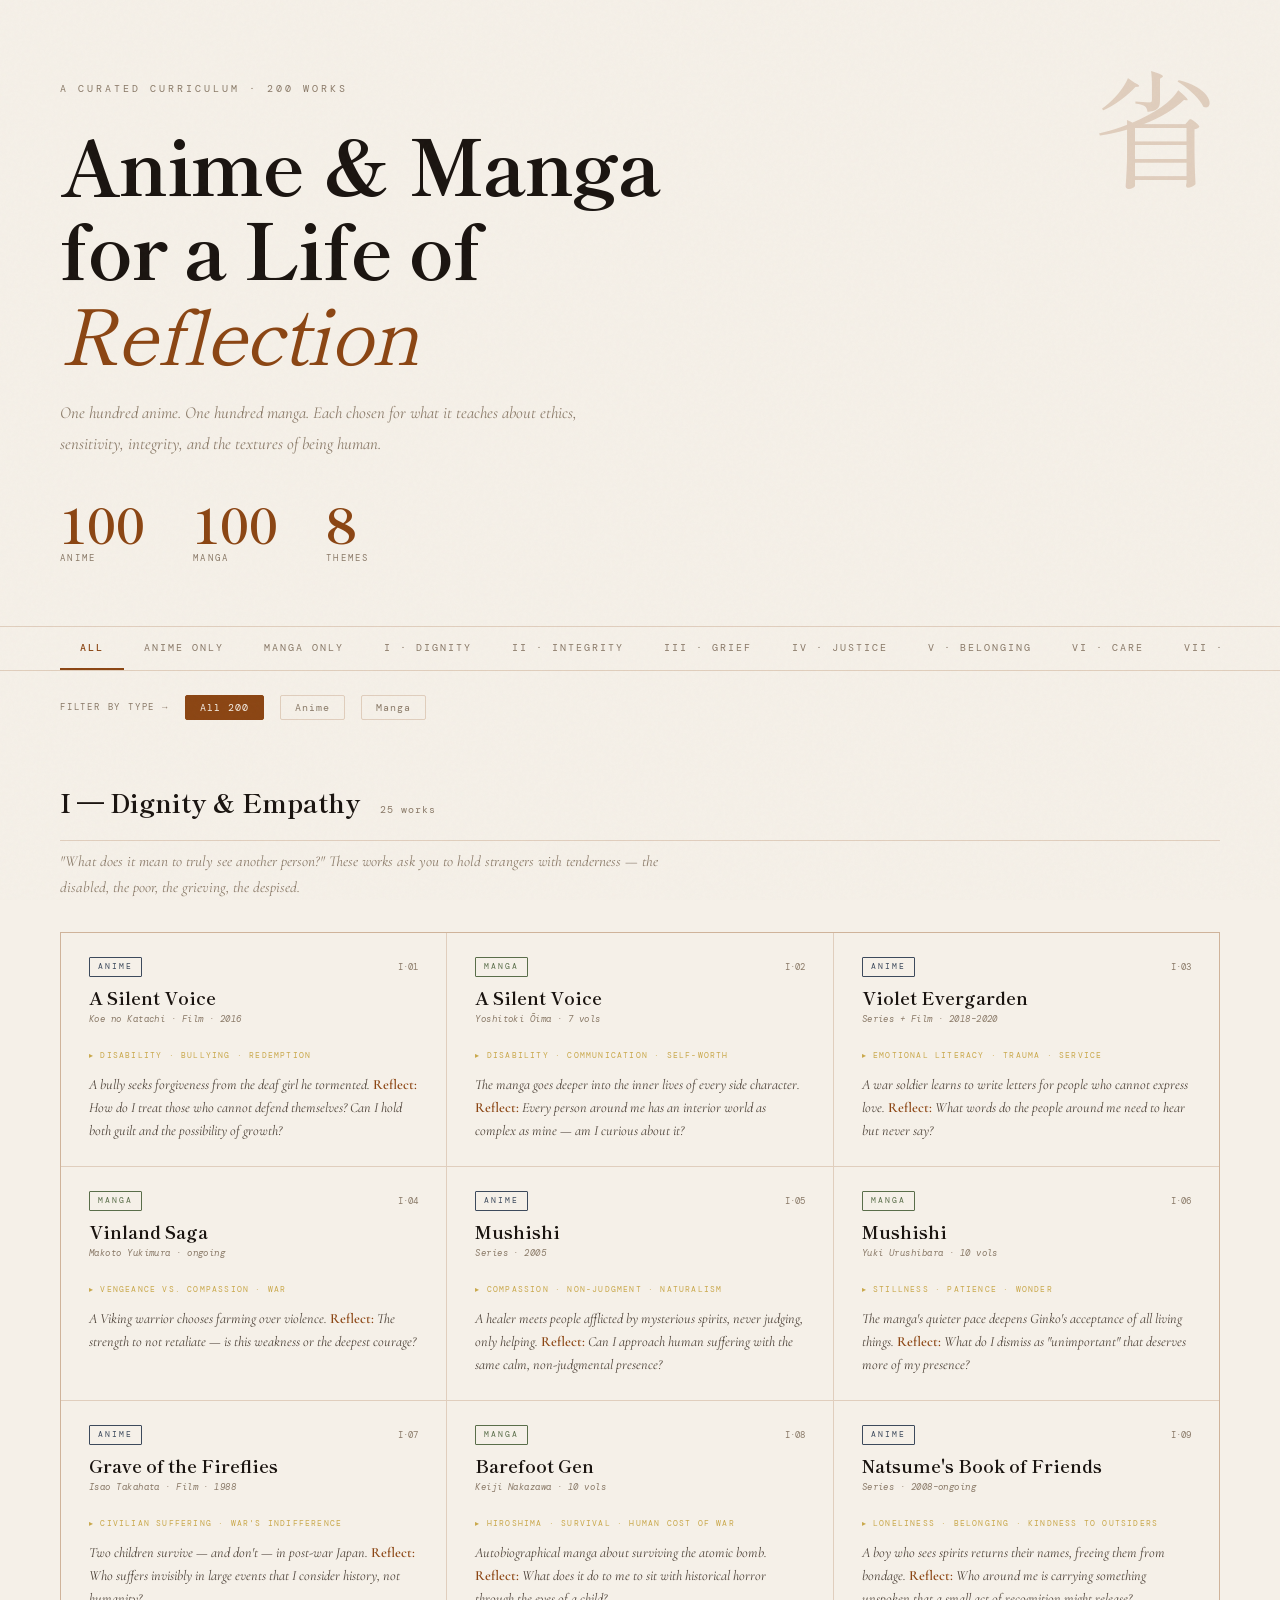
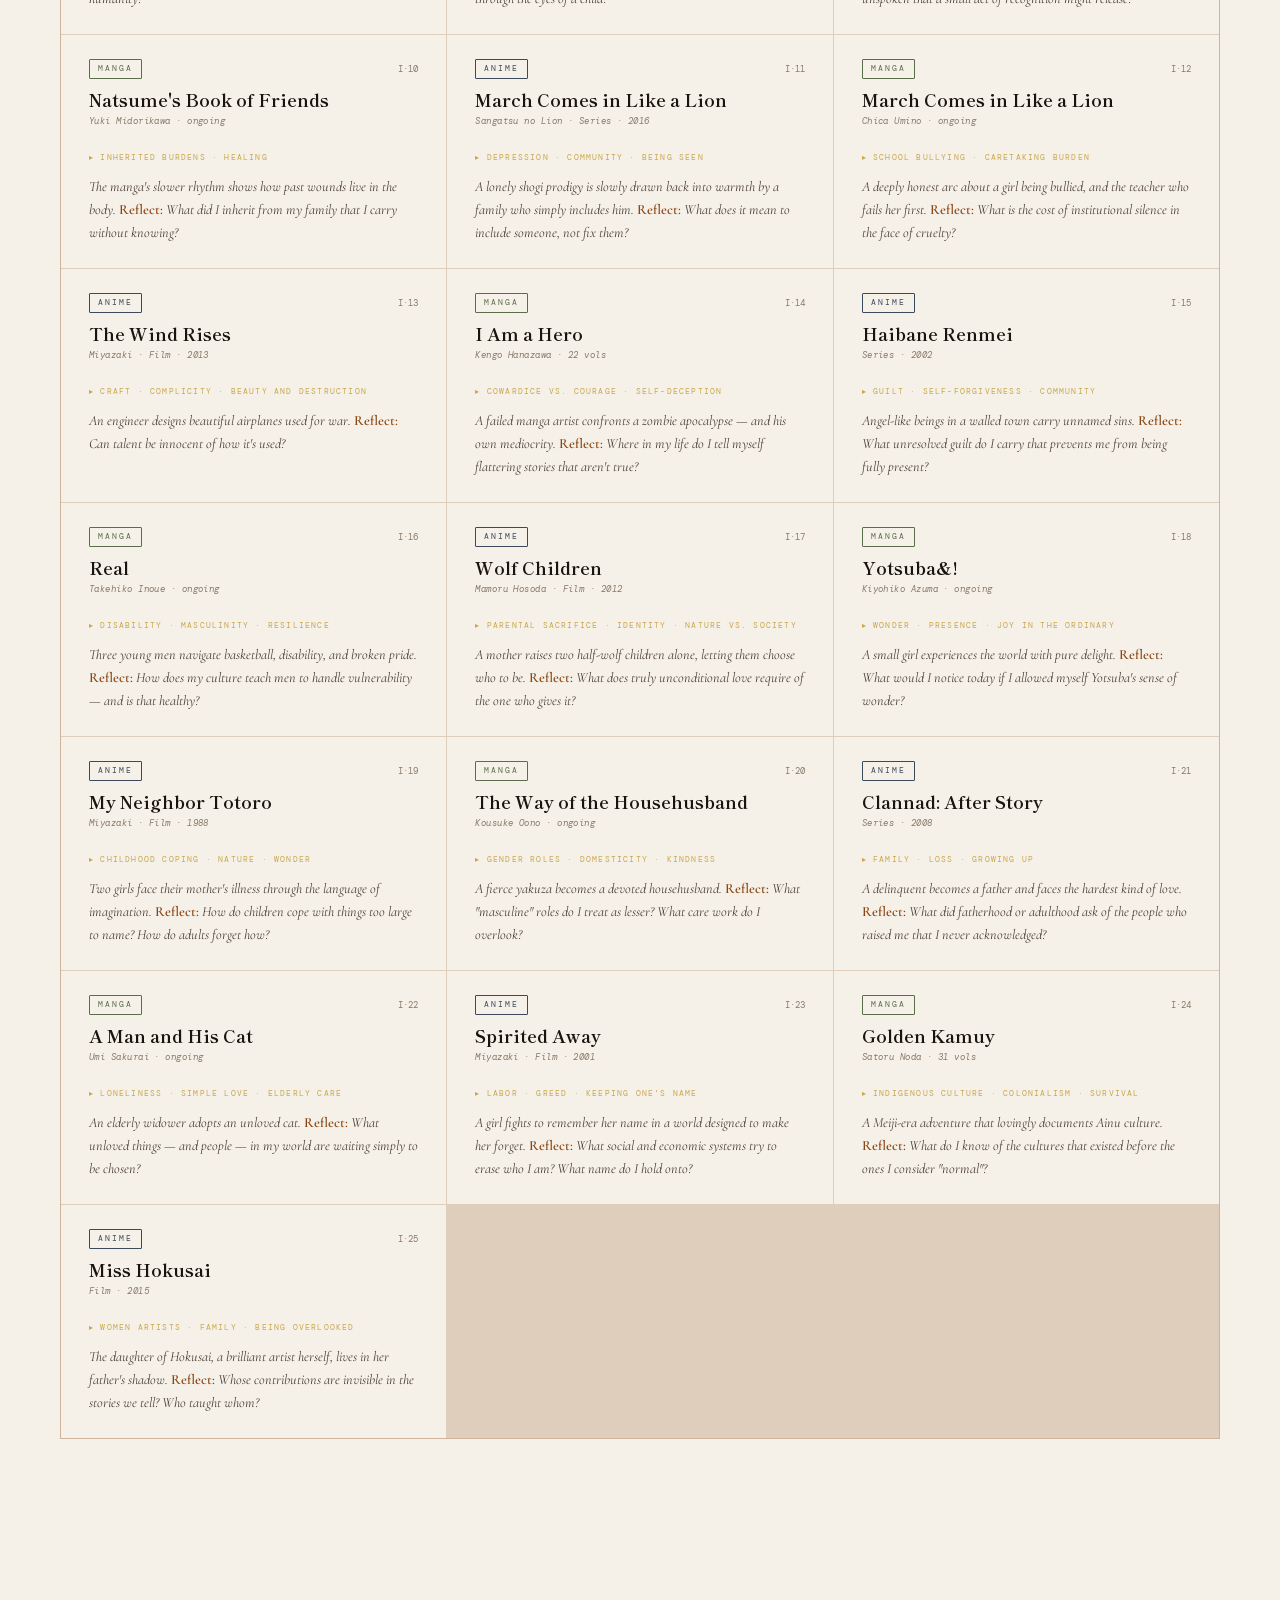
<file: anime-manga-values-curriculum.html>
<!DOCTYPE html>
<html lang="en">
<head>
<meta charset="UTF-8">
<meta name="viewport" content="width=device-width, initial-scale=1.0">
<title>200 Works — Anime & Manga for a Life of Reflection</title>
<link rel="preconnect" href="https://fonts.googleapis.com">
<link href="https://fonts.googleapis.com/css2?family=Cormorant+Garamond:ital,wght@0,300;0,400;0,600;1,300;1,400&family=DM+Mono:wght@300;400&family=Shippori+Mincho:wght@400;500;700&display=swap" rel="stylesheet">
<style>
  :root {
    --ink: #1a1410;
    --paper: #f5f0e8;
    --cream: #ede6d6;
    --sienna: #8b4513;
    --gold: #c9a84c;
    --rust: #a0522d;
    --sage: #5a6e4a;
    --slate: #3d4a5c;
    --muted: #8a7a68;
    --border: rgba(139,69,19,0.2);
  }

  * { margin: 0; padding: 0; box-sizing: border-box; }

  body {
    background: var(--paper);
    color: var(--ink);
    font-family: 'Cormorant Garamond', serif;
    font-size: 18px;
    line-height: 1.7;
    overflow-x: hidden;
  }

  /* NOISE TEXTURE OVERLAY */
  body::before {
    content: '';
    position: fixed;
    inset: 0;
    background-image: url("data:image/svg+xml,%3Csvg viewBox='0 0 256 256' xmlns='http://www.w3.org/2000/svg'%3E%3Cfilter id='noise'%3E%3CfeTurbulence type='fractalNoise' baseFrequency='0.9' numOctaves='4' stitchTiles='stitch'/%3E%3C/filter%3E%3Crect width='100%25' height='100%25' filter='url(%23noise)' opacity='0.04'/%3E%3C/svg%3E");
    pointer-events: none;
    z-index: 1000;
    opacity: 0.6;
  }

  /* HEADER */
  .masthead {
    padding: 80px 60px 60px;
    border-bottom: 1px solid var(--border);
    position: relative;
    max-width: 1400px;
    margin: 0 auto;
  }

  .masthead-label {
    font-family: 'DM Mono', monospace;
    font-size: 10px;
    letter-spacing: 0.3em;
    text-transform: uppercase;
    color: var(--muted);
    margin-bottom: 24px;
  }

  .masthead h1 {
    font-family: 'Shippori Mincho', serif;
    font-size: clamp(2.5rem, 6vw, 5rem);
    font-weight: 700;
    line-height: 1.1;
    letter-spacing: -0.02em;
    max-width: 700px;
  }

  .masthead h1 em {
    font-style: italic;
    color: var(--sienna);
    font-weight: 400;
  }

  .masthead-sub {
    margin-top: 24px;
    font-size: 1.05rem;
    color: var(--muted);
    max-width: 540px;
    font-style: italic;
    line-height: 1.8;
  }

  .masthead-counts {
    display: flex;
    gap: 48px;
    margin-top: 40px;
  }

  .count-item {
    text-align: left;
  }

  .count-number {
    font-family: 'Shippori Mincho', serif;
    font-size: 3rem;
    font-weight: 700;
    color: var(--sienna);
    line-height: 1;
  }

  .count-label {
    font-family: 'DM Mono', monospace;
    font-size: 9px;
    letter-spacing: 0.25em;
    text-transform: uppercase;
    color: var(--muted);
    margin-top: 4px;
  }

  /* JAPANESE DECORATIVE CHARACTER */
  .masthead-kanji {
    position: absolute;
    right: 60px;
    top: 60px;
    font-family: 'Shippori Mincho', serif;
    font-size: 8rem;
    color: var(--border);
    line-height: 1;
    pointer-events: none;
    user-select: none;
  }

  /* NAVIGATION */
  .nav-bar {
    position: sticky;
    top: 0;
    background: rgba(245,240,232,0.95);
    backdrop-filter: blur(8px);
    border-bottom: 1px solid var(--border);
    z-index: 100;
    padding: 0 60px;
  }

  .nav-inner {
    max-width: 1400px;
    margin: 0 auto;
    display: flex;
    align-items: center;
    gap: 0;
    overflow-x: auto;
    scrollbar-width: none;
  }

  .nav-inner::-webkit-scrollbar { display: none; }

  .nav-tab {
    padding: 14px 20px;
    font-family: 'DM Mono', monospace;
    font-size: 10px;
    letter-spacing: 0.2em;
    text-transform: uppercase;
    cursor: pointer;
    color: var(--muted);
    border-bottom: 2px solid transparent;
    white-space: nowrap;
    transition: all 0.2s ease;
    background: none;
    border-top: none;
    border-left: none;
    border-right: none;
    font-family: 'DM Mono', monospace;
  }

  .nav-tab:hover { color: var(--ink); }
  .nav-tab.active { color: var(--sienna); border-bottom-color: var(--sienna); }

  .nav-tab-all {
    color: var(--sienna);
    font-weight: 500;
  }

  /* FILTER BAR */
  .filter-bar {
    max-width: 1400px;
    margin: 0 auto;
    padding: 24px 60px 0;
    display: flex;
    align-items: center;
    gap: 16px;
    flex-wrap: wrap;
  }

  .filter-label {
    font-family: 'DM Mono', monospace;
    font-size: 9px;
    letter-spacing: 0.2em;
    text-transform: uppercase;
    color: var(--muted);
  }

  .filter-btn {
    padding: 5px 14px;
    border: 1px solid var(--border);
    background: none;
    cursor: pointer;
    font-family: 'DM Mono', monospace;
    font-size: 10px;
    letter-spacing: 0.1em;
    color: var(--muted);
    border-radius: 2px;
    transition: all 0.15s ease;
  }

  .filter-btn:hover, .filter-btn.active {
    background: var(--sienna);
    color: var(--paper);
    border-color: var(--sienna);
  }

  /* SECTION */
  .section {
    max-width: 1400px;
    margin: 0 auto;
    padding: 60px 60px 0;
  }

  .section-header {
    display: flex;
    align-items: baseline;
    gap: 20px;
    margin-bottom: 8px;
    padding-bottom: 16px;
    border-bottom: 1px solid var(--border);
  }

  .section-title {
    font-family: 'Shippori Mincho', serif;
    font-size: 1.6rem;
    font-weight: 700;
    color: var(--ink);
  }

  .section-count {
    font-family: 'DM Mono', monospace;
    font-size: 10px;
    color: var(--muted);
    letter-spacing: 0.1em;
  }

  .section-theme {
    font-size: 0.95rem;
    color: var(--muted);
    font-style: italic;
    margin-bottom: 32px;
    max-width: 600px;
  }

  /* CARDS GRID */
  .cards-grid {
    display: grid;
    grid-template-columns: repeat(auto-fill, minmax(300px, 1fr));
    gap: 1px;
    background: var(--border);
    border: 1px solid var(--border);
    margin-bottom: 0;
  }

  .card {
    background: var(--paper);
    padding: 24px 28px;
    transition: background 0.2s ease;
    cursor: default;
    position: relative;
  }

  .card:hover {
    background: var(--cream);
  }

  .card-meta {
    display: flex;
    align-items: center;
    gap: 8px;
    margin-bottom: 10px;
  }

  .card-type {
    font-family: 'DM Mono', monospace;
    font-size: 8px;
    letter-spacing: 0.25em;
    text-transform: uppercase;
    padding: 2px 8px;
    border: 1px solid currentColor;
    border-radius: 1px;
  }

  .card-type.anime { color: var(--slate); }
  .card-type.manga { color: var(--sage); }

  .card-num {
    font-family: 'DM Mono', monospace;
    font-size: 9px;
    color: var(--muted);
    margin-left: auto;
  }

  .card-title {
    font-family: 'Shippori Mincho', serif;
    font-size: 1.1rem;
    font-weight: 700;
    line-height: 1.3;
    margin-bottom: 2px;
    color: var(--ink);
  }

  .card-subtitle {
    font-size: 0.8rem;
    color: var(--muted);
    font-style: italic;
    margin-bottom: 10px;
    font-family: 'DM Mono', monospace;
    font-size: 9px;
    letter-spacing: 0.05em;
  }

  .card-theme-tag {
    display: inline-block;
    font-family: 'DM Mono', monospace;
    font-size: 8px;
    letter-spacing: 0.15em;
    text-transform: uppercase;
    color: var(--gold);
    margin-bottom: 10px;
  }

  .card-reflection {
    font-size: 0.88rem;
    color: #4a3f35;
    line-height: 1.65;
    font-style: italic;
  }

  .card-reflection strong {
    font-style: normal;
    color: var(--sienna);
    font-weight: 600;
  }

  /* HIDDEN STATE */
  .card.hidden, .section.hidden { display: none; }

  /* INTRO ESSAY */
  .intro-essay {
    max-width: 680px;
    margin: 48px auto;
    padding: 0 60px;
    font-size: 1.05rem;
    color: var(--muted);
    font-style: italic;
    text-align: center;
    line-height: 2;
    border-top: 1px solid var(--border);
    padding-top: 48px;
  }

  /* FOOTER */
  .footer {
    max-width: 1400px;
    margin: 80px auto 0;
    padding: 40px 60px;
    border-top: 1px solid var(--border);
    display: flex;
    justify-content: space-between;
    align-items: flex-end;
  }

  .footer-left {
    font-family: 'DM Mono', monospace;
    font-size: 9px;
    letter-spacing: 0.2em;
    color: var(--muted);
    text-transform: uppercase;
    line-height: 2;
  }

  .footer-kanji {
    font-family: 'Shippori Mincho', serif;
    font-size: 2rem;
    color: var(--border);
    line-height: 1;
  }

  /* SCROLL ANIMATIONS */
  .section { opacity: 0; transform: translateY(20px); transition: opacity 0.5s ease, transform 0.5s ease; }
  .section.visible { opacity: 1; transform: translateY(0); }

  @media (max-width: 768px) {
    .masthead, .nav-bar, .section, .filter-bar { padding-left: 24px; padding-right: 24px; }
    .masthead-kanji { display: none; }
    .masthead-counts { gap: 28px; }
    .cards-grid { grid-template-columns: 1fr; }
    .footer { flex-direction: column; gap: 16px; }
  }
</style>
</head>
<body>

<header class="masthead">
  <div class="masthead-kanji">省</div>
  <div class="masthead-label">A Curated Curriculum · 200 Works</div>
  <h1>Anime & Manga<br>for a Life of <em>Reflection</em></h1>
  <p class="masthead-sub">One hundred anime. One hundred manga. Each chosen for what it teaches about ethics, sensitivity, integrity, and the textures of being human.</p>
  <div class="masthead-counts">
    <div class="count-item">
      <div class="count-number">100</div>
      <div class="count-label">Anime</div>
    </div>
    <div class="count-item">
      <div class="count-number">100</div>
      <div class="count-label">Manga</div>
    </div>
    <div class="count-item">
      <div class="count-number">8</div>
      <div class="count-label">Themes</div>
    </div>
  </div>
</header>

<nav class="nav-bar">
  <div class="nav-inner">
    <button class="nav-tab nav-tab-all active" onclick="filterAll()">All</button>
    <button class="nav-tab" onclick="filterType('anime')">Anime Only</button>
    <button class="nav-tab" onclick="filterType('manga')">Manga Only</button>
    <button class="nav-tab" onclick="scrollTo('dignity')">I · Dignity</button>
    <button class="nav-tab" onclick="scrollTo('integrity')">II · Integrity</button>
    <button class="nav-tab" onclick="scrollTo('grief')">III · Grief</button>
    <button class="nav-tab" onclick="scrollTo('justice')">IV · Justice</button>
    <button class="nav-tab" onclick="scrollTo('belonging')">V · Belonging</button>
    <button class="nav-tab" onclick="scrollTo('care')">VI · Care</button>
    <button class="nav-tab" onclick="scrollTo('inner')">VII · Inner Life</button>
    <button class="nav-tab" onclick="scrollTo('culture')">VIII · Culture</button>
  </div>
</nav>

<div class="filter-bar">
  <span class="filter-label">Filter by type →</span>
  <button class="filter-btn active" id="fb-all" onclick="filterAll()">All 200</button>
  <button class="filter-btn" id="fb-anime" onclick="filterType('anime')">Anime</button>
  <button class="filter-btn" id="fb-manga" onclick="filterType('manga')">Manga</button>
</div>

<!-- ═══════════════════════════════════════════════ -->
<!-- SECTION I: DIGNITY & EMPATHY -->
<!-- ═══════════════════════════════════════════════ -->
<section class="section" id="dignity">
  <div class="section-header">
    <span class="section-title">I — Dignity & Empathy</span>
    <span class="section-count">25 works</span>
  </div>
  <p class="section-theme">"What does it mean to truly see another person?" These works ask you to hold strangers with tenderness — the disabled, the poor, the grieving, the despised.</p>
  <div class="cards-grid" id="grid-dignity">

    <div class="card" data-type="anime">
      <div class="card-meta">
        <span class="card-type anime">Anime</span>
        <span class="card-num">I·01</span>
      </div>
      <div class="card-title">A Silent Voice</div>
      <div class="card-subtitle">Koe no Katachi · Film · 2016</div>
      <div class="card-theme-tag">▸ Disability · Bullying · Redemption</div>
      <p class="card-reflection">A bully seeks forgiveness from the deaf girl he tormented. <strong>Reflect:</strong> How do I treat those who cannot defend themselves? Can I hold both guilt and the possibility of growth?</p>
    </div>

    <div class="card" data-type="manga">
      <div class="card-meta">
        <span class="card-type manga">Manga</span>
        <span class="card-num">I·02</span>
      </div>
      <div class="card-title">A Silent Voice</div>
      <div class="card-subtitle">Yoshitoki Ōima · 7 vols</div>
      <div class="card-theme-tag">▸ Disability · Communication · Self-worth</div>
      <p class="card-reflection">The manga goes deeper into the inner lives of every side character. <strong>Reflect:</strong> Every person around me has an interior world as complex as mine — am I curious about it?</p>
    </div>

    <div class="card" data-type="anime">
      <div class="card-meta">
        <span class="card-type anime">Anime</span>
        <span class="card-num">I·03</span>
      </div>
      <div class="card-title">Violet Evergarden</div>
      <div class="card-subtitle">Series + Film · 2018–2020</div>
      <div class="card-theme-tag">▸ Emotional Literacy · Trauma · Service</div>
      <p class="card-reflection">A war soldier learns to write letters for people who cannot express love. <strong>Reflect:</strong> What words do the people around me need to hear but never say?</p>
    </div>

    <div class="card" data-type="manga">
      <div class="card-meta">
        <span class="card-type manga">Manga</span>
        <span class="card-num">I·04</span>
      </div>
      <div class="card-title">Vinland Saga</div>
      <div class="card-subtitle">Makoto Yukimura · ongoing</div>
      <div class="card-theme-tag">▸ Vengeance vs. Compassion · War</div>
      <p class="card-reflection">A Viking warrior chooses farming over violence. <strong>Reflect:</strong> The strength to not retaliate — is this weakness or the deepest courage?</p>
    </div>

    <div class="card" data-type="anime">
      <div class="card-meta">
        <span class="card-type anime">Anime</span>
        <span class="card-num">I·05</span>
      </div>
      <div class="card-title">Mushishi</div>
      <div class="card-subtitle">Series · 2005</div>
      <div class="card-theme-tag">▸ Compassion · Non-judgment · Naturalism</div>
      <p class="card-reflection">A healer meets people afflicted by mysterious spirits, never judging, only helping. <strong>Reflect:</strong> Can I approach human suffering with the same calm, non-judgmental presence?</p>
    </div>

    <div class="card" data-type="manga">
      <div class="card-meta">
        <span class="card-type manga">Manga</span>
        <span class="card-num">I·06</span>
      </div>
      <div class="card-title">Mushishi</div>
      <div class="card-subtitle">Yuki Urushibara · 10 vols</div>
      <div class="card-theme-tag">▸ Stillness · Patience · Wonder</div>
      <p class="card-reflection">The manga's quieter pace deepens Ginko's acceptance of all living things. <strong>Reflect:</strong> What do I dismiss as "unimportant" that deserves more of my presence?</p>
    </div>

    <div class="card" data-type="anime">
      <div class="card-meta">
        <span class="card-type anime">Anime</span>
        <span class="card-num">I·07</span>
      </div>
      <div class="card-title">Grave of the Fireflies</div>
      <div class="card-subtitle">Isao Takahata · Film · 1988</div>
      <div class="card-theme-tag">▸ Civilian Suffering · War's Indifference</div>
      <p class="card-reflection">Two children survive — and don't — in post-war Japan. <strong>Reflect:</strong> Who suffers invisibly in large events that I consider history, not humanity?</p>
    </div>

    <div class="card" data-type="manga">
      <div class="card-meta">
        <span class="card-type manga">Manga</span>
        <span class="card-num">I·08</span>
      </div>
      <div class="card-title">Barefoot Gen</div>
      <div class="card-subtitle">Keiji Nakazawa · 10 vols</div>
      <div class="card-theme-tag">▸ Hiroshima · Survival · Human Cost of War</div>
      <p class="card-reflection">Autobiographical manga about surviving the atomic bomb. <strong>Reflect:</strong> What does it do to me to sit with historical horror through the eyes of a child?</p>
    </div>

    <div class="card" data-type="anime">
      <div class="card-meta">
        <span class="card-type anime">Anime</span>
        <span class="card-num">I·09</span>
      </div>
      <div class="card-title">Natsume's Book of Friends</div>
      <div class="card-subtitle">Series · 2008–ongoing</div>
      <div class="card-theme-tag">▸ Loneliness · Belonging · Kindness to Outsiders</div>
      <p class="card-reflection">A boy who sees spirits returns their names, freeing them from bondage. <strong>Reflect:</strong> Who around me is carrying something unspoken that a small act of recognition might release?</p>
    </div>

    <div class="card" data-type="manga">
      <div class="card-meta">
        <span class="card-type manga">Manga</span>
        <span class="card-num">I·10</span>
      </div>
      <div class="card-title">Natsume's Book of Friends</div>
      <div class="card-subtitle">Yuki Midorikawa · ongoing</div>
      <div class="card-theme-tag">▸ Inherited Burdens · Healing</div>
      <p class="card-reflection">The manga's slower rhythm shows how past wounds live in the body. <strong>Reflect:</strong> What did I inherit from my family that I carry without knowing?</p>
    </div>

    <div class="card" data-type="anime">
      <div class="card-meta">
        <span class="card-type anime">Anime</span>
        <span class="card-num">I·11</span>
      </div>
      <div class="card-title">March Comes in Like a Lion</div>
      <div class="card-subtitle">Sangatsu no Lion · Series · 2016</div>
      <div class="card-theme-tag">▸ Depression · Community · Being Seen</div>
      <p class="card-reflection">A lonely shogi prodigy is slowly drawn back into warmth by a family who simply includes him. <strong>Reflect:</strong> What does it mean to include someone, not fix them?</p>
    </div>

    <div class="card" data-type="manga">
      <div class="card-meta">
        <span class="card-type manga">Manga</span>
        <span class="card-num">I·12</span>
      </div>
      <div class="card-title">March Comes in Like a Lion</div>
      <div class="card-subtitle">Chica Umino · ongoing</div>
      <div class="card-theme-tag">▸ School Bullying · Caretaking Burden</div>
      <p class="card-reflection">A deeply honest arc about a girl being bullied, and the teacher who fails her first. <strong>Reflect:</strong> What is the cost of institutional silence in the face of cruelty?</p>
    </div>

    <div class="card" data-type="anime">
      <div class="card-meta">
        <span class="card-type anime">Anime</span>
        <span class="card-num">I·13</span>
      </div>
      <div class="card-title">The Wind Rises</div>
      <div class="card-subtitle">Miyazaki · Film · 2013</div>
      <div class="card-theme-tag">▸ Craft · Complicity · Beauty and Destruction</div>
      <p class="card-reflection">An engineer designs beautiful airplanes used for war. <strong>Reflect:</strong> Can talent be innocent of how it's used?</p>
    </div>

    <div class="card" data-type="manga">
      <div class="card-meta">
        <span class="card-type manga">Manga</span>
        <span class="card-num">I·14</span>
      </div>
      <div class="card-title">I Am a Hero</div>
      <div class="card-subtitle">Kengo Hanazawa · 22 vols</div>
      <div class="card-theme-tag">▸ Cowardice vs. Courage · Self-deception</div>
      <p class="card-reflection">A failed manga artist confronts a zombie apocalypse — and his own mediocrity. <strong>Reflect:</strong> Where in my life do I tell myself flattering stories that aren't true?</p>
    </div>

    <div class="card" data-type="anime">
      <div class="card-meta">
        <span class="card-type anime">Anime</span>
        <span class="card-num">I·15</span>
      </div>
      <div class="card-title">Haibane Renmei</div>
      <div class="card-subtitle">Series · 2002</div>
      <div class="card-theme-tag">▸ Guilt · Self-forgiveness · Community</div>
      <p class="card-reflection">Angel-like beings in a walled town carry unnamed sins. <strong>Reflect:</strong> What unresolved guilt do I carry that prevents me from being fully present?</p>
    </div>

    <div class="card" data-type="manga">
      <div class="card-meta">
        <span class="card-type manga">Manga</span>
        <span class="card-num">I·16</span>
      </div>
      <div class="card-title">Real</div>
      <div class="card-subtitle">Takehiko Inoue · ongoing</div>
      <div class="card-theme-tag">▸ Disability · Masculinity · Resilience</div>
      <p class="card-reflection">Three young men navigate basketball, disability, and broken pride. <strong>Reflect:</strong> How does my culture teach men to handle vulnerability — and is that healthy?</p>
    </div>

    <div class="card" data-type="anime">
      <div class="card-meta">
        <span class="card-type anime">Anime</span>
        <span class="card-num">I·17</span>
      </div>
      <div class="card-title">Wolf Children</div>
      <div class="card-subtitle">Mamoru Hosoda · Film · 2012</div>
      <div class="card-theme-tag">▸ Parental Sacrifice · Identity · Nature vs. Society</div>
      <p class="card-reflection">A mother raises two half-wolf children alone, letting them choose who to be. <strong>Reflect:</strong> What does truly unconditional love require of the one who gives it?</p>
    </div>

    <div class="card" data-type="manga">
      <div class="card-meta">
        <span class="card-type manga">Manga</span>
        <span class="card-num">I·18</span>
      </div>
      <div class="card-title">Yotsuba&!</div>
      <div class="card-subtitle">Kiyohiko Azuma · ongoing</div>
      <div class="card-theme-tag">▸ Wonder · Presence · Joy in the Ordinary</div>
      <p class="card-reflection">A small girl experiences the world with pure delight. <strong>Reflect:</strong> What would I notice today if I allowed myself Yotsuba's sense of wonder?</p>
    </div>

    <div class="card" data-type="anime">
      <div class="card-meta">
        <span class="card-type anime">Anime</span>
        <span class="card-num">I·19</span>
      </div>
      <div class="card-title">My Neighbor Totoro</div>
      <div class="card-subtitle">Miyazaki · Film · 1988</div>
      <div class="card-theme-tag">▸ Childhood Coping · Nature · Wonder</div>
      <p class="card-reflection">Two girls face their mother's illness through the language of imagination. <strong>Reflect:</strong> How do children cope with things too large to name? How do adults forget how?</p>
    </div>

    <div class="card" data-type="manga">
      <div class="card-meta">
        <span class="card-type manga">Manga</span>
        <span class="card-num">I·20</span>
      </div>
      <div class="card-title">The Way of the Househusband</div>
      <div class="card-subtitle">Kousuke Oono · ongoing</div>
      <div class="card-theme-tag">▸ Gender Roles · Domesticity · Kindness</div>
      <p class="card-reflection">A fierce yakuza becomes a devoted househusband. <strong>Reflect:</strong> What "masculine" roles do I treat as lesser? What care work do I overlook?</p>
    </div>

    <div class="card" data-type="anime">
      <div class="card-meta">
        <span class="card-type anime">Anime</span>
        <span class="card-num">I·21</span>
      </div>
      <div class="card-title">Clannad: After Story</div>
      <div class="card-subtitle">Series · 2008</div>
      <div class="card-theme-tag">▸ Family · Loss · Growing Up</div>
      <p class="card-reflection">A delinquent becomes a father and faces the hardest kind of love. <strong>Reflect:</strong> What did fatherhood or adulthood ask of the people who raised me that I never acknowledged?</p>
    </div>

    <div class="card" data-type="manga">
      <div class="card-meta">
        <span class="card-type manga">Manga</span>
        <span class="card-num">I·22</span>
      </div>
      <div class="card-title">A Man and His Cat</div>
      <div class="card-subtitle">Umi Sakurai · ongoing</div>
      <div class="card-theme-tag">▸ Loneliness · Simple Love · Elderly Care</div>
      <p class="card-reflection">An elderly widower adopts an unloved cat. <strong>Reflect:</strong> What unloved things — and people — in my world are waiting simply to be chosen?</p>
    </div>

    <div class="card" data-type="anime">
      <div class="card-meta">
        <span class="card-type anime">Anime</span>
        <span class="card-num">I·23</span>
      </div>
      <div class="card-title">Spirited Away</div>
      <div class="card-subtitle">Miyazaki · Film · 2001</div>
      <div class="card-theme-tag">▸ Labor · Greed · Keeping One's Name</div>
      <p class="card-reflection">A girl fights to remember her name in a world designed to make her forget. <strong>Reflect:</strong> What social and economic systems try to erase who I am? What name do I hold onto?</p>
    </div>

    <div class="card" data-type="manga">
      <div class="card-meta">
        <span class="card-type manga">Manga</span>
        <span class="card-num">I·24</span>
      </div>
      <div class="card-title">Golden Kamuy</div>
      <div class="card-subtitle">Satoru Noda · 31 vols</div>
      <div class="card-theme-tag">▸ Indigenous Culture · Colonialism · Survival</div>
      <p class="card-reflection">A Meiji-era adventure that lovingly documents Ainu culture. <strong>Reflect:</strong> What do I know of the cultures that existed before the ones I consider "normal"?</p>
    </div>

    <div class="card" data-type="anime">
      <div class="card-meta">
        <span class="card-type anime">Anime</span>
        <span class="card-num">I·25</span>
      </div>
      <div class="card-title">Miss Hokusai</div>
      <div class="card-subtitle">Film · 2015</div>
      <div class="card-theme-tag">▸ Women Artists · Family · Being Overlooked</div>
      <p class="card-reflection">The daughter of Hokusai, a brilliant artist herself, lives in her father's shadow. <strong>Reflect:</strong> Whose contributions are invisible in the stories we tell? Who taught whom?</p>
    </div>

  </div>
</section>

<!-- ═══════════════════════════════════════════════ -->
<!-- SECTION II: INTEGRITY UNDER PRESSURE -->
<!-- ═══════════════════════════════════════════════ -->
<section class="section" id="integrity">
  <div class="section-header">
    <span class="section-title">II — Integrity Under Pressure</span>
    <span class="section-count">25 works</span>
  </div>
  <p class="section-theme">"Who are you when no one is watching — or when everyone is?" These works explore moral courage, complicity, and what we sacrifice to belong.</p>
  <div class="cards-grid" id="grid-integrity">

    <div class="card" data-type="anime">
      <div class="card-meta">
        <span class="card-type anime">Anime</span>
        <span class="card-num">II·01</span>
      </div>
      <div class="card-title">Fullmetal Alchemist: Brotherhood</div>
      <div class="card-subtitle">Series · 2009</div>
      <div class="card-theme-tag">▸ Equivalent Exchange · State Power · Genocide</div>
      <p class="card-reflection">Two brothers uncover a genocide hidden beneath their nation's founding. <strong>Reflect:</strong> What comforts in my life rest on hidden violence or injustice I don't look at?</p>
    </div>

    <div class="card" data-type="manga">
      <div class="card-meta">
        <span class="card-type manga">Manga</span>
        <span class="card-num">II·02</span>
      </div>
      <div class="card-title">Fullmetal Alchemist</div>
      <div class="card-subtitle">Hiromu Arakawa · 27 vols</div>
      <div class="card-theme-tag">▸ Accountability · State Violence · Forgiveness</div>
      <p class="card-reflection">A manga with one of the most moral conclusions in all of fiction. <strong>Reflect:</strong> Is it possible to atone for structural violence? What does that even look like?</p>
    </div>

    <div class="card" data-type="anime">
      <div class="card-meta">
        <span class="card-type anime">Anime</span>
        <span class="card-num">II·03</span>
      </div>
      <div class="card-title">Monster</div>
      <div class="card-subtitle">Series · 2004</div>
      <div class="card-theme-tag">▸ Moral Absolutism · Evil's Origins · Compassion for Killers</div>
      <p class="card-reflection">A doctor saves a boy who becomes a serial killer and hunts him across Europe. <strong>Reflect:</strong> What made a person monstrous — and what is our duty to that story?</p>
    </div>

    <div class="card" data-type="manga">
      <div class="card-meta">
        <span class="card-type manga">Manga</span>
        <span class="card-num">II·04</span>
      </div>
      <div class="card-title">Monster</div>
      <div class="card-subtitle">Naoki Urasawa · 18 vols</div>
      <div class="card-theme-tag">▸ Nazi Psychology · Childhood Trauma · Conscience</div>
      <p class="card-reflection">The manga explores how a soul can be systematically destroyed. <strong>Reflect:</strong> What environments are destroying people's souls around me — and am I complicit?</p>
    </div>

    <div class="card" data-type="anime">
      <div class="card-meta">
        <span class="card-type anime">Anime</span>
        <span class="card-num">II·05</span>
      </div>
      <div class="card-title">Death Note</div>
      <div class="card-subtitle">Series · 2006</div>
      <div class="card-theme-tag">▸ Justice vs. Power · Self-righteousness · God Complex</div>
      <p class="card-reflection">A student with the power to kill anyone becomes the very thing he despised. <strong>Reflect:</strong> What do I do when I believe I am right? Where does righteousness become violence?</p>
    </div>

    <div class="card" data-type="manga">
      <div class="card-meta">
        <span class="card-type manga">Manga</span>
        <span class="card-num">II·06</span>
      </div>
      <div class="card-title">Vagabond</div>
      <div class="card-subtitle">Takehiko Inoue · 37 vols</div>
      <div class="card-theme-tag">▸ Ego · Mastery · The Violence of Ambition</div>
      <p class="card-reflection">Miyamoto Musashi chases invincibility and discovers it means nothing. <strong>Reflect:</strong> What am I trying to prove — and to whom?</p>
    </div>

    <div class="card" data-type="anime">
      <div class="card-meta">
        <span class="card-type anime">Anime</span>
        <span class="card-num">II·07</span>
      </div>
      <div class="card-title">Vinland Saga</div>
      <div class="card-subtitle">Series · 2019</div>
      <div class="card-theme-tag">▸ Revenge · Pacifism · True Strength</div>
      <p class="card-reflection">A warrior discovers that the path he chose destroyed him. <strong>Reflect:</strong> What have I sacrificed in pursuit of something that, if I got it, would not satisfy me?</p>
    </div>

    <div class="card" data-type="manga">
      <div class="card-meta">
        <span class="card-type manga">Manga</span>
        <span class="card-num">II·08</span>
      </div>
      <div class="card-title">Berserk</div>
      <div class="card-subtitle">Kentaro Miura · ongoing</div>
      <div class="card-theme-tag">▸ Betrayal · Dark Ambition · Survival of the Self</div>
      <p class="card-reflection">A warrior survives impossible cruelty and chooses to keep living. <strong>Reflect:</strong> What is the relationship between trauma and who I've become?</p>
    </div>

    <div class="card" data-type="anime">
      <div class="card-meta">
        <span class="card-type anime">Anime</span>
        <span class="card-num">II·09</span>
      </div>
      <div class="card-title">Legend of the Galactic Heroes</div>
      <div class="card-subtitle">Series · 1988</div>
      <div class="card-theme-tag">▸ Democracy · Autocracy · Political Ethics</div>
      <p class="card-reflection">Two military geniuses on opposite sides of a galactic civil war ask what governance is for. <strong>Reflect:</strong> Is order without freedom worth its price? Is freedom without order possible?</p>
    </div>

    <div class="card" data-type="manga">
      <div class="card-meta">
        <span class="card-type manga">Manga</span>
        <span class="card-num">II·10</span>
      </div>
      <div class="card-title">20th Century Boys</div>
      <div class="card-subtitle">Naoki Urasawa · 22 vols</div>
      <div class="card-theme-tag">▸ Cult Politics · Collective Memory · Resistance</div>
      <p class="card-reflection">A group of childhood friends fight a cult that's taken over the world. <strong>Reflect:</strong> How do charismatic figures build movements? When do I follow without thinking?</p>
    </div>

    <div class="card" data-type="anime">
      <div class="card-meta">
        <span class="card-type anime">Anime</span>
        <span class="card-num">II·11</span>
      </div>
      <div class="card-title">Psycho-Pass</div>
      <div class="card-subtitle">Series · 2012</div>
      <div class="card-theme-tag">▸ Surveillance · Preemptive Justice · Free Will</div>
      <p class="card-reflection">A society arrests people before they commit crimes. <strong>Reflect:</strong> When is safety used to justify control? Do I consent to being watched?</p>
    </div>

    <div class="card" data-type="manga">
      <div class="card-meta">
        <span class="card-type manga">Manga</span>
        <span class="card-num">II·12</span>
      </div>
      <div class="card-title">Pluto</div>
      <div class="card-subtitle">Naoki Urasawa · 8 vols</div>
      <div class="card-theme-tag">▸ War Crimes · Robot Ethics · Hatred's Origins</div>
      <p class="card-reflection">A reimagining of Astro Boy asks: what makes a human capable of genocide? <strong>Reflect:</strong> What is the seed of hatred — and when did it grow in me toward anyone?</p>
    </div>

    <div class="card" data-type="anime">
      <div class="card-meta">
        <span class="card-type anime">Anime</span>
        <span class="card-num">II·13</span>
      </div>
      <div class="card-title">Barakamon</div>
      <div class="card-subtitle">Series · 2014</div>
      <div class="card-theme-tag">▸ Humility · Creativity · Learning from Children</div>
      <p class="card-reflection">A calligrapher punishes a critic and is exiled to a rural island where children teach him what art is. <strong>Reflect:</strong> When did pride cost me something important? Who have I dismissed that I should have listened to?</p>
    </div>

    <div class="card" data-type="manga">
      <div class="card-meta">
        <span class="card-type manga">Manga</span>
        <span class="card-num">II·14</span>
      </div>
      <div class="card-title">Blue Period</div>
      <div class="card-subtitle">Tsubasa Yamaguchi · ongoing</div>
      <div class="card-theme-tag">▸ Passion vs. Practicality · Art · Honesty</div>
      <p class="card-reflection">A high-achieving student gives up everything to pursue painting. <strong>Reflect:</strong> What have I suppressed to appear "sensible"? What would I pursue if I stopped performing?</p>
    </div>

    <div class="card" data-type="anime">
      <div class="card-meta">
        <span class="card-type anime">Anime</span>
        <span class="card-num">II·15</span>
      </div>
      <div class="card-title">Moriarty the Patriot</div>
      <div class="card-subtitle">Series · 2020</div>
      <div class="card-theme-tag">▸ Class · Reform vs. Radicalism · The Price of Ideals</div>
      <p class="card-reflection">A noble dedicates his life to destroying Britain's class system — even if it costs him his soul. <strong>Reflect:</strong> Is it ethical to use wrong means for right ends?</p>
    </div>

    <div class="card" data-type="manga">
      <div class="card-meta">
        <span class="card-type manga">Manga</span>
        <span class="card-num">II·16</span>
      </div>
      <div class="card-title">Dungeon Meshi (Delicious in Dungeon)</div>
      <div class="card-subtitle">Ryoko Kui · 14 vols</div>
      <div class="card-theme-tag">▸ Resourcefulness · Ecological Ethics · Food</div>
      <p class="card-reflection">Adventurers eat the monsters they kill to survive. <strong>Reflect:</strong> What is my relationship to the food chain? To resourcefulness?</p>
    </div>

    <div class="card" data-type="anime">
      <div class="card-meta">
        <span class="card-type anime">Anime</span>
        <span class="card-num">II·17</span>
      </div>
      <div class="card-title">Princess Mononoke</div>
      <div class="card-subtitle">Miyazaki · Film · 1997</div>
      <div class="card-theme-tag">▸ Progress vs. Nature · No True Villain · Industrial Ethics</div>
      <p class="card-reflection">Neither the humans nor the forest gods are wrong — only the system. <strong>Reflect:</strong> Where do I participate in "development" that destroys something irreplaceable?</p>
    </div>

    <div class="card" data-type="manga">
      <div class="card-meta">
        <span class="card-type manga">Manga</span>
        <span class="card-num">II·18</span>
      </div>
      <div class="card-title">Oishinbo</div>
      <div class="card-subtitle">Tetsu Kariya · 111 vols</div>
      <div class="card-theme-tag">▸ Cultural Integrity · Authenticity · Craft</div>
      <p class="card-reflection">A food journalist argues for authentic Japanese cuisine against commercialization. <strong>Reflect:</strong> What cultural practices am I watching become commodified — and what is lost?</p>
    </div>

    <div class="card" data-type="anime">
      <div class="card-meta">
        <span class="card-type anime">Anime</span>
        <span class="card-num">II·19</span>
      </div>
      <div class="card-title">Ghost in the Shell</div>
      <div class="card-subtitle">Oshii · Film · 1995</div>
      <div class="card-theme-tag">▸ Identity · Consciousness · What Makes a Self</div>
      <p class="card-reflection">A cyborg policewoman asks if she has a soul. <strong>Reflect:</strong> What do I consider the essential core of "me"? What would survive the loss of my body?</p>
    </div>

    <div class="card" data-type="manga">
      <div class="card-meta">
        <span class="card-type manga">Manga</span>
        <span class="card-num">II·20</span>
      </div>
      <div class="card-title">Biomega</div>
      <div class="card-subtitle">Tsutomu Nihei · 6 vols</div>
      <div class="card-theme-tag">▸ Post-human Ethics · Loyalty · Survival</div>
      <p class="card-reflection">A posthuman agent and a synthetic bear navigate a collapsed world. <strong>Reflect:</strong> What loyalties would I keep if society completely collapsed?</p>
    </div>

    <div class="card" data-type="anime">
      <div class="card-meta">
        <span class="card-type anime">Anime</span>
        <span class="card-num">II·21</span>
      </div>
      <div class="card-title">Dororo</div>
      <div class="card-subtitle">Series · 2019</div>
      <div class="card-theme-tag">▸ Sacrifice · Agency · Parental Sin</div>
      <p class="card-reflection">A lord trades his son's body parts to demons for land. The son reclaims them one by one. <strong>Reflect:</strong> What have others sacrificed without my knowledge to give me what I have?</p>
    </div>

    <div class="card" data-type="manga">
      <div class="card-meta">
        <span class="card-type manga">Manga</span>
        <span class="card-num">II·22</span>
      </div>
      <div class="card-title">Liar Game</div>
      <div class="card-subtitle">Shinobu Kaitani · 19 vols</div>
      <div class="card-theme-tag">▸ Trust · Betrayal · Collective Action Problems</div>
      <p class="card-reflection">Players compete in psychological games designed to make them betray each other. <strong>Reflect:</strong> Under what conditions do I stop trusting people — and how do I rebuild?</p>
    </div>

    <div class="card" data-type="anime">
      <div class="card-meta">
        <span class="card-type anime">Anime</span>
        <span class="card-num">II·23</span>
      </div>
      <div class="card-title">Akira</div>
      <div class="card-subtitle">Otomo · Film · 1988</div>
      <div class="card-theme-tag">▸ Power Corruption · Youth Rage · Urban Collapse</div>
      <p class="card-reflection">Unchecked psychic power destroys a city and a friendship. <strong>Reflect:</strong> What happens when someone without wisdom is given enormous power?</p>
    </div>

    <div class="card" data-type="manga">
      <div class="card-meta">
        <span class="card-type manga">Manga</span>
        <span class="card-num">II·24</span>
      </div>
      <div class="card-title">Akira</div>
      <div class="card-subtitle">Katsuhiro Otomo · 6 vols</div>
      <div class="card-theme-tag">▸ Government Secrecy · Human Experimentation · Rebellion</div>
      <p class="card-reflection">The manga expands on the state's role in creating — and hiding — its monsters. <strong>Reflect:</strong> What does my government hide from me in the name of security?</p>
    </div>

    <div class="card" data-type="anime">
      <div class="card-meta">
        <span class="card-type anime">Anime</span>
        <span class="card-num">II·25</span>
      </div>
      <div class="card-title">Neon Genesis Evangelion</div>
      <div class="card-subtitle">Series · 1995</div>
      <div class="card-theme-tag">▸ Trauma · Self-worth · Instrumentalizing Others</div>
      <p class="card-reflection">A boy is asked to save the world but cannot even connect with the people next to him. <strong>Reflect:</strong> Have I ever used someone as a tool for my own salvation?</p>
    </div>

  </div>
</section>

<!-- ═══════════════════════════════════════════════ -->
<!-- SECTION III: GRIEF & IMPERMANENCE -->
<!-- ═══════════════════════════════════════════════ -->
<section class="section" id="grief">
  <div class="section-header">
    <span class="section-title">III — Grief & Impermanence</span>
    <span class="section-count">25 works</span>
  </div>
  <p class="section-theme">"Nothing lasts. What do we do with that?" Works on loss, death, memory, and the strange grace that grief sometimes brings.</p>
  <div class="cards-grid" id="grid-grief">

    <div class="card" data-type="anime">
      <div class="card-meta">
        <span class="card-type anime">Anime</span>
        <span class="card-num">III·01</span>
      </div>
      <div class="card-title">Your Lie in April</div>
      <div class="card-subtitle">Shigatsu wa Kimi no Uso · Series · 2014</div>
      <div class="card-theme-tag">▸ Grief · Music · Letting Go</div>
      <p class="card-reflection">A pianist who stopped hearing music meets a violinist who is dying. <strong>Reflect:</strong> What grief have I been avoiding through numbness? What music am I not allowing myself to hear?</p>
    </div>

    <div class="card" data-type="manga">
      <div class="card-meta">
        <span class="card-type manga">Manga</span>
        <span class="card-num">III·02</span>
      </div>
      <div class="card-title">Your Lie in April</div>
      <div class="card-subtitle">Naoshi Arakawa · 11 vols</div>
      <div class="card-theme-tag">▸ Living with Terminal Illness · Gift-giving</div>
      <p class="card-reflection">The manga lingers on what a dying person chooses to leave behind. <strong>Reflect:</strong> What would I want to leave? What do I want to make sure someone knows before it's too late?</p>
    </div>

    <div class="card" data-type="anime">
      <div class="card-meta">
        <span class="card-type anime">Anime</span>
        <span class="card-num">III·03</span>
      </div>
      <div class="card-title">Anohana: The Flower We Saw That Day</div>
      <div class="card-subtitle">Series · 2011</div>
      <div class="card-theme-tag">▸ Unresolved Grief · Friendship · Guilt Survival</div>
      <p class="card-reflection">A group of childhood friends scattered by a friend's death reunite to fulfill her wish. <strong>Reflect:</strong> Is there an unfinished grief I've been avoiding by staying away from something?</p>
    </div>

    <div class="card" data-type="manga">
      <div class="card-meta">
        <span class="card-type manga">Manga</span>
        <span class="card-num">III·04</span>
      </div>
      <div class="card-title">Goodnight Punpun</div>
      <div class="card-subtitle">Inio Asano · 13 vols</div>
      <div class="card-theme-tag">▸ Depression · Trauma · Coming of Age</div>
      <p class="card-reflection">An unflinching portrait of a boy's psychological disintegration from childhood to adulthood. <strong>Reflect:</strong> What childhood wounds did I normalize that I've been carrying into adult behavior?</p>
    </div>

    <div class="card" data-type="anime">
      <div class="card-meta">
        <span class="card-type anime">Anime</span>
        <span class="card-num">III·05</span>
      </div>
      <div class="card-title">Hotarubi no Mori e</div>
      <div class="card-subtitle">Film · 2011</div>
      <div class="card-theme-tag">▸ Longing · Ephemeral Love · Beauty of Limits</div>
      <p class="card-reflection">A girl loves a forest spirit who will disappear if touched. <strong>Reflect:</strong> What relationships in my life am I loving poorly because I'm afraid of their ending?</p>
    </div>

    <div class="card" data-type="manga">
      <div class="card-meta">
        <span class="card-type manga">Manga</span>
        <span class="card-num">III·06</span>
      </div>
      <div class="card-title">Solanin</div>
      <div class="card-subtitle">Inio Asano · 2 vols</div>
      <div class="card-theme-tag">▸ Sudden Loss · Meaning · Young Adulthood</div>
      <p class="card-reflection">A young couple navigate listlessness until death forces a reckoning with what matters. <strong>Reflect:</strong> Am I waiting for a crisis to clarify what I actually value?</p>
    </div>

    <div class="card" data-type="anime">
      <div class="card-meta">
        <span class="card-type anime">Anime</span>
        <span class="card-num">III·07</span>
      </div>
      <div class="card-title">The Tale of Princess Kaguya</div>
      <div class="card-subtitle">Isao Takahata · Film · 2013</div>
      <div class="card-theme-tag">▸ Mortality · Nature · Desire and Loss</div>
      <p class="card-reflection">A celestial being lives a full human life she never asked for, then must leave it. <strong>Reflect:</strong> What is the relationship between desire and suffering? Would I choose mortality?</p>
    </div>

    <div class="card" data-type="manga">
      <div class="card-meta">
        <span class="card-type manga">Manga</span>
        <span class="card-num">III·08</span>
      </div>
      <div class="card-title">Ikigami: The Ultimate Limit</div>
      <div class="card-subtitle">Motoro Mase · 10 vols</div>
      <div class="card-theme-tag">▸ State Death · Meaning · Last Hours</div>
      <p class="card-reflection">Citizens are randomly selected at birth to die between 18–24; a civil servant delivers the notices. <strong>Reflect:</strong> If I had 24 hours left, what would I do? What does that reveal about how I'm living now?</p>
    </div>

    <div class="card" data-type="anime">
      <div class="card-meta">
        <span class="card-type anime">Anime</span>
        <span class="card-num">III·09</span>
      </div>
      <div class="card-title">Death Parade</div>
      <div class="card-subtitle">Series · 2015</div>
      <div class="card-theme-tag">▸ Judgment · What Lives Reveal · Fairness</div>
      <p class="card-reflection">Dead souls are judged through bar games that reveal their true character. <strong>Reflect:</strong> How would I be judged? What does my behavior reveal about who I really am?</p>
    </div>

    <div class="card" data-type="manga">
      <div class="card-meta">
        <span class="card-type manga">Manga</span>
        <span class="card-num">III·10</span>
      </div>
      <div class="card-title">A Walk to Remember (Manga Adaptation)</div>
      <div class="card-subtitle">Various · single vol</div>
      <div class="card-theme-tag">▸ Terminal Illness · First Love · Faith</div>
      <p class="card-reflection">A teenager falls in love with a dying girl whose faith he doesn't share. <strong>Reflect:</strong> Can love transform who I am without requiring me to share the other's beliefs?</p>
    </div>

    <div class="card" data-type="anime">
      <div class="card-meta">
        <span class="card-type anime">Anime</span>
        <span class="card-num">III·11</span>
      </div>
      <div class="card-title">Angel Beats!</div>
      <div class="card-subtitle">Series · 2010</div>
      <div class="card-theme-tag">▸ Unresolved Life · Acceptance · Moving On</div>
      <p class="card-reflection">Dead teenagers in a purgatory school rebel against disappearing. <strong>Reflect:</strong> What am I refusing to let go of? What would it mean to complete something?</p>
    </div>

    <div class="card" data-type="manga">
      <div class="card-meta">
        <span class="card-type manga">Manga</span>
        <span class="card-num">III·12</span>
      </div>
      <div class="card-title">Children of the Sea</div>
      <div class="card-subtitle">Daisuke Igarashi · 5 vols</div>
      <div class="card-theme-tag">▸ Ocean · Time · Cosmic Scale of Life</div>
      <p class="card-reflection">A girl meets boys who were raised by the sea and may return to it. <strong>Reflect:</strong> How does thinking at planetary or oceanic scale change how I relate to my own existence?</p>
    </div>

    <div class="card" data-type="anime">
      <div class="card-meta">
        <span class="card-type anime">Anime</span>
        <span class="card-num">III·13</span>
      </div>
      <div class="card-title">Millennium Actress</div>
      <div class="card-subtitle">Satoshi Kon · Film · 2001</div>
      <div class="card-theme-tag">▸ Longing · Memory · A Life Defined by Pursuit</div>
      <p class="card-reflection">An actress spent her entire life chasing a man she met once. <strong>Reflect:</strong> What have I organized my entire life around that I've never questioned?</p>
    </div>

    <div class="card" data-type="manga">
      <div class="card-meta">
        <span class="card-type manga">Manga</span>
        <span class="card-num">III·14</span>
      </div>
      <div class="card-title">The Flowers of Evil</div>
      <div class="card-subtitle">Shuzo Oshimi · 11 vols</div>
      <div class="card-theme-tag">▸ Shame · Desire · Adolescent Alienation</div>
      <p class="card-reflection">A bookish teenager is blackmailed by the class outcast into increasingly transgressive acts. <strong>Reflect:</strong> What shameful part of myself have I never looked at directly?</p>
    </div>

    <div class="card" data-type="anime">
      <div class="card-meta">
        <span class="card-type anime">Anime</span>
        <span class="card-num">III·15</span>
      </div>
      <div class="card-title">Colorful</div>
      <div class="card-subtitle">Film · 2010</div>
      <div class="card-theme-tag">▸ Suicide · Family · Being Seen</div>
      <p class="card-reflection">A soul inhabits the body of a boy who attempted suicide and slowly learns what he missed. <strong>Reflect:</strong> What about the life I have do I take for granted that others would treasure?</p>
    </div>

    <div class="card" data-type="manga">
      <div class="card-meta">
        <span class="card-type manga">Manga</span>
        <span class="card-num">III·16</span>
      </div>
      <div class="card-title">Oyasumi Punpun (alternate reading)</div>
      <div class="card-subtitle">See Goodnight Punpun above</div>
      <div class="card-theme-tag">▸ (Cross-reference)</div>
      <p class="card-reflection">Paired best with Colorful as a contrast: what destroys vs. what heals the same kind of wound.</p>
    </div>

    <div class="card" data-type="anime">
      <div class="card-meta">
        <span class="card-type anime">Anime</span>
        <span class="card-num">III·17</span>
      </div>
      <div class="card-title">Paranoia Agent</div>
      <div class="card-subtitle">Satoshi Kon · Series · 2004</div>
      <div class="card-theme-tag">▸ Collective Anxiety · Escapism · Social Pressure</div>
      <p class="card-reflection">A mysterious attacker becomes the unconscious wish-fulfillment of a stressed society. <strong>Reflect:</strong> What social pressures have I let become my identity?</p>
    </div>

    <div class="card" data-type="manga">
      <div class="card-meta">
        <span class="card-type manga">Manga</span>
        <span class="card-num">III·18</span>
      </div>
      <div class="card-title">Biomega</div>
      <div class="card-subtitle">(see Section II cross-reference)</div>
      <div class="card-theme-tag">▸ (Cross-reference)</div>
      <p class="card-reflection">Its themes of loyalty amid total collapse speak to both integrity and grief simultaneously.</p>
    </div>

    <div class="card" data-type="anime">
      <div class="card-meta">
        <span class="card-type anime">Anime</span>
        <span class="card-num">III·19</span>
      </div>
      <div class="card-title">5 Centimeters Per Second</div>
      <div class="card-subtitle">Makoto Shinkai · Film · 2007</div>
      <div class="card-theme-tag">▸ Drift · Unfinished Love · Time</div>
      <p class="card-reflection">Two people slowly drift apart through life. <strong>Reflect:</strong> What connections have I let drift that mattered? What did I fail to say before the distance became permanent?</p>
    </div>

    <div class="card" data-type="manga">
      <div class="card-meta">
        <span class="card-type manga">Manga</span>
        <span class="card-num">III·20</span>
      </div>
      <div class="card-title">A Bride's Story</div>
      <div class="card-subtitle">Kaoru Mori · ongoing</div>
      <div class="card-theme-tag">▸ Marriage · Central Asian Culture · Textile as Memory</div>
      <p class="card-reflection">A young woman in 19th century Central Asia is married to a younger man and adapts beautifully. <strong>Reflect:</strong> What cultural practices encode love and memory that my generation is losing?</p>
    </div>

    <div class="card" data-type="anime">
      <div class="card-meta">
        <span class="card-type anime">Anime</span>
        <span class="card-num">III·21</span>
      </div>
      <div class="card-title">Onoda: 10,000 Hours in the Jungle</div>
      <div class="card-subtitle">Film (French) · 2021 — note non-anime, landmark</div>
      <div class="card-theme-tag">▸ Loyalty · Delusion · Ideology Outlasting Reality</div>
      <p class="card-reflection">A Japanese soldier kept fighting for 30 years because no one told him the war ended. <strong>Reflect:</strong> What battles am I still fighting that ended long ago?</p>
    </div>

    <div class="card" data-type="manga">
      <div class="card-meta">
        <span class="card-type manga">Manga</span>
        <span class="card-num">III·22</span>
      </div>
      <div class="card-title">Kokou no Hito (The Loner)</div>
      <div class="card-subtitle">Shinichi Sakamoto · 17 vols</div>
      <div class="card-theme-tag">▸ Solitude · Obsession · The Mountain as Self</div>
      <p class="card-reflection">A withdrawn boy becomes a solo climber seeking something he can't name. <strong>Reflect:</strong> What solitary pursuits give me a clarity that company cannot?</p>
    </div>

    <div class="card" data-type="anime">
      <div class="card-meta">
        <span class="card-type anime">Anime</span>
        <span class="card-num">III·23</span>
      </div>
      <div class="card-title">Into the Forest of Fireflies' Light</div>
      <div class="card-subtitle">Hotarubi no Mori e · Film · 2011</div>
      <div class="card-theme-tag">▸ (see III·05 anime)</div>
      <p class="card-reflection">The same film — revisit it two years after the first viewing and see what changed.</p>
    </div>

    <div class="card" data-type="manga">
      <div class="card-meta">
        <span class="card-type manga">Manga</span>
        <span class="card-num">III·24</span>
      </div>
      <div class="card-title">No Longer Human (Manga Adaptation)</div>
      <div class="card-subtitle">Junji Ito adapts Osamu Dazai · 1 vol</div>
      <div class="card-theme-tag">▸ Alienation · Self-destruction · Performing Humanity</div>
      <p class="card-reflection">Based on Dazai's autobiographical novel about a man who cannot connect with other humans. <strong>Reflect:</strong> How much of my social behavior is performance? What would I be without the mask?</p>
    </div>

    <div class="card" data-type="anime">
      <div class="card-meta">
        <span class="card-type anime">Anime</span>
        <span class="card-num">III·25</span>
      </div>
      <div class="card-title">Nausicaä of the Valley of the Wind</div>
      <div class="card-subtitle">Miyazaki · Film · 1984</div>
      <div class="card-theme-tag">▸ Ecological Grief · Radical Empathy · Death as Transformation</div>
      <p class="card-reflection">A princess who can feel the pain of insects grieves for a dying world. <strong>Reflect:</strong> What would I do differently if I could feel the suffering I cause?</p>
    </div>

  </div>
</section>

<!-- ═══════════════════════════════════════════════ -->
<!-- SECTION IV: JUSTICE & POWER -->
<!-- ═══════════════════════════════════════════════ -->
<section class="section" id="justice">
  <div class="section-header">
    <span class="section-title">IV — Justice & Power</span>
    <span class="section-count">25 works</span>
  </div>
  <p class="section-theme">"Who has power — and who pays the price?" Works on class, caste, colonial history, political systems, and resistance.</p>
  <div class="cards-grid" id="grid-justice">

    <div class="card" data-type="anime">
      <div class="card-meta">
        <span class="card-type anime">Anime</span>
        <span class="card-num">IV·01</span>
      </div>
      <div class="card-title">Attack on Titan</div>
      <div class="card-subtitle">Series · 2013–2023</div>
      <div class="card-theme-tag">▸ Cycles of Violence · Nationalism · Historical Truth</div>
      <p class="card-reflection">A genocide survivor's descendants become perpetrators. <strong>Reflect:</strong> How do cycles of historical violence trap both oppressor and oppressed? What breaks the cycle?</p>
    </div>

    <div class="card" data-type="manga">
      <div class="card-meta">
        <span class="card-type manga">Manga</span>
        <span class="card-num">IV·02</span>
      </div>
      <div class="card-title">Attack on Titan</div>
      <div class="card-subtitle">Hajime Isayama · 34 vols</div>
      <div class="card-theme-tag">▸ Colonialism · Island Nation Allegory · Complicity</div>
      <p class="card-reflection">The manga's full moral complexity surpasses the anime. <strong>Reflect:</strong> How does propaganda shape a population's willingness to commit atrocity?</p>
    </div>

    <div class="card" data-type="anime">
      <div class="card-meta">
        <span class="card-type anime">Anime</span>
        <span class="card-num">IV·03</span>
      </div>
      <div class="card-title">Mushi-shi</div>
      <div class="card-subtitle">(see Section I cross-reference)</div>
      <div class="card-theme-tag">▸ (Cross-reference: non-judgmental justice)</div>
      <p class="card-reflection">Ginko practices a justice without punishment — only observation, understanding, and gentle intervention.</p>
    </div>

    <div class="card" data-type="manga">
      <div class="card-meta">
        <span class="card-type manga">Manga</span>
        <span class="card-num">IV·04</span>
      </div>
      <div class="card-title">Vagabond</div>
      <div class="card-subtitle">(see Section II cross-reference)</div>
      <div class="card-theme-tag">▸ (Cross-reference: power and ego)</div>
      <p class="card-reflection">Pair with FMA Brotherhood for a combined study of power and its costs.</p>
    </div>

    <div class="card" data-type="anime">
      <div class="card-meta">
        <span class="card-type anime">Anime</span>
        <span class="card-num">IV·05</span>
      </div>
      <div class="card-title">Dororo</div>
      <div class="card-subtitle">(see Section II — cross-reading)</div>
      <div class="card-theme-tag">▸ (Cross-reference: political sacrifice)</div>
      <p class="card-reflection">Specifically: what political leaders sacrifice of the powerless in deals for "the greater good."</p>
    </div>

    <div class="card" data-type="manga">
      <div class="card-meta">
        <span class="card-type manga">Manga</span>
        <span class="card-num">IV·06</span>
      </div>
      <div class="card-title">Thermae Romae</div>
      <div class="card-subtitle">Mari Yamazaki · 6 vols</div>
      <div class="card-theme-tag">▸ Cultural Exchange · Humility · Civilization</div>
      <p class="card-reflection">A Roman architect travels to modern Japan through bathhouses. <strong>Reflect:</strong> What practices from other cultures do I use without attribution or acknowledgment?</p>
    </div>

    <div class="card" data-type="anime">
      <div class="card-meta">
        <span class="card-type anime">Anime</span>
        <span class="card-num">IV·07</span>
      </div>
      <div class="card-title">Spice and Wolf</div>
      <div class="card-subtitle">Series · 2008</div>
      <div class="card-theme-tag">▸ Medieval Economics · Trade Ethics · Trust</div>
      <p class="card-reflection">A travelling merchant and a wolf goddess navigate trade and economic manipulation. <strong>Reflect:</strong> What is the ethics of trade? What does a fair transaction actually require?</p>
    </div>

    <div class="card" data-type="manga">
      <div class="card-meta">
        <span class="card-type manga">Manga</span>
        <span class="card-num">IV·08</span>
      </div>
      <div class="card-title">Vinland Saga</div>
      <div class="card-subtitle">(see Section II — cross-reading)</div>
      <div class="card-theme-tag">▸ (Cross-reference: slavery arc)</div>
      <p class="card-reflection">The slavery arc is one of the most honest treatments of the institution in any medium. Essential.</p>
    </div>

    <div class="card" data-type="anime">
      <div class="card-meta">
        <span class="card-type anime">Anime</span>
        <span class="card-num">IV·09</span>
      </div>
      <div class="card-title">The Rose of Versailles</div>
      <div class="card-subtitle">Versailles no Bara · Series · 1979</div>
      <div class="card-theme-tag">▸ French Revolution · Gender · Aristocracy's Blindness</div>
      <p class="card-reflection">A female knight guards Marie Antoinette while revolution builds outside the palace walls. <strong>Reflect:</strong> What revolutions are building outside the walls of my comfort that I'm not looking at?</p>
    </div>

    <div class="card" data-type="manga">
      <div class="card-meta">
        <span class="card-type manga">Manga</span>
        <span class="card-num">IV·10</span>
      </div>
      <div class="card-title">Nausicaä of the Valley of the Wind</div>
      <div class="card-subtitle">Miyazaki · 7 vols</div>
      <div class="card-theme-tag">▸ Environmental Justice · Militarism · Ecology</div>
      <p class="card-reflection">Far darker than the film: Nausicaä discovers that even the "good" plan for humanity is a violation. <strong>Reflect:</strong> Is it ever ethical to decide for all of humanity what its future should be?</p>
    </div>

    <div class="card" data-type="anime">
      <div class="card-meta">
        <span class="card-type anime">Anime</span>
        <span class="card-num">IV·11</span>
      </div>
      <div class="card-title">Samurai Champloo</div>
      <div class="card-subtitle">Series · 2004</div>
      <div class="card-theme-tag">▸ Edo Period Underclass · Identity · Freedom</div>
      <p class="card-reflection">Three misfits travel Japan's margins, encountering its forgotten people. <strong>Reflect:</strong> Who lives on the margins of the society I move comfortably through?</p>
    </div>

    <div class="card" data-type="manga">
      <div class="card-meta">
        <span class="card-type manga">Manga</span>
        <span class="card-num">IV·12</span>
      </div>
      <div class="card-title">Planetes</div>
      <div class="card-subtitle">Makoto Yukimura · 4 vols</div>
      <div class="card-theme-tag">▸ Labor Rights · Space Debris · Worker Dignity</div>
      <p class="card-reflection">Space janitors clean up humanity's debris while being treated as disposable. <strong>Reflect:</strong> What invisible labor makes my life possible? How do I treat those who do it?</p>
    </div>

    <div class="card" data-type="anime">
      <div class="card-meta">
        <span class="card-type anime">Anime</span>
        <span class="card-num">IV·13</span>
      </div>
      <div class="card-title">Planetes</div>
      <div class="card-subtitle">Series · 2003</div>
      <div class="card-theme-tag">▸ Dreams vs. Duty · Ambition's Cost to Others</div>
      <p class="card-reflection">An astronaut's ambition for deep space travel costs him his relationship. <strong>Reflect:</strong> What does my ambition cost the people who love me?</p>
    </div>

    <div class="card" data-type="manga">
      <div class="card-meta">
        <span class="card-type manga">Manga</span>
        <span class="card-num">IV·14</span>
      </div>
      <div class="card-title">Shimauma</div>
      <div class="card-subtitle">Hideo Yamamoto · 10 vols</div>
      <div class="card-theme-tag">▸ Debt Collection · Economic Violence · Class</div>
      <p class="card-reflection">A debt collector uses psychological terror against defaulters. <strong>Reflect:</strong> What systems exist to extract suffering from the vulnerable — and who benefits?</p>
    </div>

    <div class="card" data-type="anime">
      <div class="card-meta">
        <span class="card-type anime">Anime</span>
        <span class="card-num">IV·15</span>
      </div>
      <div class="card-title">Made in Abyss</div>
      <div class="card-subtitle">Series · 2017</div>
      <div class="card-theme-tag">▸ Exploitation of the Curious · Children in Danger · Descent</div>
      <p class="card-reflection">Children descend into an abyss that makes ascent increasingly deadly. <strong>Reflect:</strong> What systems romanticize sacrifice in a way that disproportionately harms the powerless?</p>
    </div>

    <div class="card" data-type="manga">
      <div class="card-meta">
        <span class="card-type manga">Manga</span>
        <span class="card-num">IV·16</span>
      </div>
      <div class="card-title">Kaguya-sama: Love is War</div>
      <div class="card-subtitle">Aka Akasaka · 28 vols</div>
      <div class="card-theme-tag">▸ Elite School Pressure · Pride · Vulnerability</div>
      <p class="card-reflection">Two elite students too proud to confess compete manipulatively. <strong>Reflect:</strong> Where does my pride prevent me from being honest about what I feel or need?</p>
    </div>

    <div class="card" data-type="anime">
      <div class="card-meta">
        <span class="card-type anime">Anime</span>
        <span class="card-num">IV·17</span>
      </div>
      <div class="card-title">Now and Then, Here and There</div>
      <div class="card-subtitle">Series · 1999</div>
      <div class="card-theme-tag">▸ Child Soldiers · Torture · Hope Under Horror</div>
      <p class="card-reflection">One of anime's most brutal treatments of child warfare. <strong>Reflect:</strong> What does it mean to maintain hope inside a system designed to destroy it?</p>
    </div>

    <div class="card" data-type="manga">
      <div class="card-meta">
        <span class="card-type manga">Manga</span>
        <span class="card-num">IV·18</span>
      </div>
      <div class="card-title">Shigurui: Death Frenzy</div>
      <div class="card-subtitle">Norio Nanajo · 15 vols</div>
      <div class="card-theme-tag">▸ Honor Culture · Feudal Violence · Samurai Ethics</div>
      <p class="card-reflection">The samurai honor code destroys everyone who follows it. <strong>Reflect:</strong> What "honor codes" in my culture are really systems for controlling behavior through shame?</p>
    </div>

    <div class="card" data-type="anime">
      <div class="card-meta">
        <span class="card-type anime">Anime</span>
        <span class="card-num">IV·19</span>
      </div>
      <div class="card-title">Sword of the Stranger</div>
      <div class="card-subtitle">Film · 2007</div>
      <div class="card-theme-tag">▸ Loyalty without Belonging · Statelessness</div>
      <p class="card-reflection">A ronin with no name and no cause protects a boy he has no reason to protect. <strong>Reflect:</strong> Can goodness exist without ideology? What is the minimum required to be good?</p>
    </div>

    <div class="card" data-type="manga">
      <div class="card-meta">
        <span class="card-type manga">Manga</span>
        <span class="card-num">IV·20</span>
      </div>
      <div class="card-title">Historie</div>
      <div class="card-subtitle">Hitoshi Iwaaki · ongoing</div>
      <div class="card-theme-tag">▸ Ancient Greece · Slavery · Intellectual Life Under Empire</div>
      <p class="card-reflection">The life of Eumenes of Cardia, Alexander the Great's secretary, raised as a slave. <strong>Reflect:</strong> How does one maintain intellectual integrity within an empire?</p>
    </div>

    <div class="card" data-type="anime">
      <div class="card-meta">
        <span class="card-type anime">Anime</span>
        <span class="card-num">IV·21</span>
      </div>
      <div class="card-title">Magi: The Labyrinth of Magic</div>
      <div class="card-subtitle">Series · 2012</div>
      <div class="card-theme-tag">▸ Fate · Slavery · Revolutionary Politics</div>
      <p class="card-reflection">A cheerful adventure that gradually reveals itself to be about slavery and revolution. <strong>Reflect:</strong> What cheerful systems in my life are built on something I'd rather not look at?</p>
    </div>

    <div class="card" data-type="manga">
      <div class="card-meta">
        <span class="card-type manga">Manga</span>
        <span class="card-num">IV·22</span>
      </div>
      <div class="card-title">Biomega · Blame!</div>
      <div class="card-subtitle">Tsutomu Nihei · 6 vols each</div>
      <div class="card-theme-tag">▸ Post-human City · Scale of Power</div>
      <p class="card-reflection">Cities that grow without human intention, consuming their inhabitants. <strong>Reflect:</strong> What institutions have grown beyond human scale in ways that now govern us?</p>
    </div>

    <div class="card" data-type="anime">
      <div class="card-meta">
        <span class="card-type anime">Anime</span>
        <span class="card-num">IV·23</span>
      </div>
      <div class="card-title">Kaiba</div>
      <div class="card-subtitle">Masaaki Yuasa · Series · 2008</div>
      <div class="card-theme-tag">▸ Memory as Property · Class · Love Across Bodies</div>
      <p class="card-reflection">In a world where memories can be bought, stolen, and traded, the rich buy immortality. <strong>Reflect:</strong> What would it mean for memory — and thus identity — to become a commodity?</p>
    </div>

    <div class="card" data-type="manga">
      <div class="card-meta">
        <span class="card-type manga">Manga</span>
        <span class="card-num">IV·24</span>
      </div>
      <div class="card-title">Cesare: Il Creatore che ha Distrutto</div>
      <div class="card-subtitle">Fuyumi Soryo · 12 vols</div>
      <div class="card-theme-tag">▸ Renaissance Politics · Machiavelli · Power and Friendship</div>
      <p class="card-reflection">A fictional account of Cesare Borgia at university. <strong>Reflect:</strong> Can political genius coexist with genuine friendship?</p>
    </div>

    <div class="card" data-type="anime">
      <div class="card-meta">
        <span class="card-type anime">Anime</span>
        <span class="card-num">IV·25</span>
      </div>
      <div class="card-title">Patlabor: The Movie 2</div>
      <div class="card-subtitle">Mamoru Oshii · Film · 1993</div>
      <div class="card-theme-tag">▸ Military Ethics · Peace as Illusion · Urban Warfare</div>
      <p class="card-reflection">A police unit confronts a military conspiracy questioning whether Japan is truly at peace. <strong>Reflect:</strong> What does it take to maintain peace? Is what I call "peace" actually just suppressed conflict?</p>
    </div>

  </div>
</section>

<!-- ═══════════════════════════════════════════════ -->
<!-- SECTION V: BELONGING & IDENTITY -->
<!-- ═══════════════════════════════════════════════ -->
<section class="section" id="belonging">
  <div class="section-header">
    <span class="section-title">V — Belonging & Identity</span>
    <span class="section-count">25 works</span>
  </div>
  <p class="section-theme">"Who am I among others?" Works on gender, community, the in-between, the outsider, and the many selves we carry.</p>
  <div class="cards-grid" id="grid-belonging">

    <div class="card" data-type="anime">
      <div class="card-meta">
        <span class="card-type anime">Anime</span>
        <span class="card-num">V·01</span>
      </div>
      <div class="card-title">Revolutionary Girl Utena</div>
      <div class="card-subtitle">Series · 1997</div>
      <div class="card-theme-tag">▸ Gender Performance · Power in Relationships · Myth</div>
      <p class="card-reflection">A girl who wants to be a prince destabilizes every gender assumption in her academy. <strong>Reflect:</strong> What roles have I accepted without choosing them? Which would I keep if I could choose freely?</p>
    </div>

    <div class="card" data-type="manga">
      <div class="card-meta">
        <span class="card-type manga">Manga</span>
        <span class="card-num">V·02</span>
      </div>
      <div class="card-title">Wandering Son (Hourou Musuko)</div>
      <div class="card-subtitle">Shimura Takako · 8 vols</div>
      <div class="card-theme-tag">▸ Gender Identity · Adolescence · Vulnerability</div>
      <p class="card-reflection">Two children — one born male who wants to be a girl, one born female who wants to be a boy — navigate adolescence with uncommon tenderness. <strong>Reflect:</strong> What do I not understand about gender identity — and what would understanding cost me?</p>
    </div>

    <div class="card" data-type="anime">
      <div class="card-meta">
        <span class="card-type anime">Anime</span>
        <span class="card-num">V·03</span>
      </div>
      <div class="card-title">Wandering Son</div>
      <div class="card-subtitle">Series · 2011</div>
      <div class="card-theme-tag">▸ Peer Cruelty · Identity Formation</div>
      <p class="card-reflection">The adaptation is visually exquisite — a watercolor world for a tender story. <strong>Reflect:</strong> How did I react to children who were "different" when I was young? How do I react now?</p>
    </div>

    <div class="card" data-type="manga">
      <div class="card-meta">
        <span class="card-type manga">Manga</span>
        <span class="card-num">V·04</span>
      </div>
      <div class="card-title">Dungeon Meshi</div>
      <div class="card-subtitle">(see Section II cross-reference)</div>
      <div class="card-theme-tag">▸ Cultural Identity through Food</div>
      <p class="card-reflection">Different species with different food cultures must learn to cook for each other. A parable for multicultural respect.</p>
    </div>

    <div class="card" data-type="anime">
      <div class="card-meta">
        <span class="card-type anime">Anime</span>
        <span class="card-num">V·05</span>
      </div>
      <div class="card-title">The Ancient Magus' Bride</div>
      <div class="card-subtitle">Series · 2017</div>
      <div class="card-theme-tag">▸ Self-worth · Belonging · Chosen Family</div>
      <p class="card-reflection">A girl who has been sold finds herself in a world of magic and slowly learns she has value. <strong>Reflect:</strong> What early messages about my own worth do I still believe without questioning?</p>
    </div>

    <div class="card" data-type="manga">
      <div class="card-meta">
        <span class="card-type manga">Manga</span>
        <span class="card-num">V·06</span>
      </div>
      <div class="card-title">The Ancient Magus' Bride</div>
      <div class="card-subtitle">Kore Yamazaki · ongoing</div>
      <div class="card-theme-tag">▸ Folklore Identity · Self-construction</div>
      <p class="card-reflection">The manga is richer in British folklore — each creature is a way of being human. <strong>Reflect:</strong> What myths does my culture use to explain human types? Are those myths limiting?</p>
    </div>

    <div class="card" data-type="anime">
      <div class="card-meta">
        <span class="card-type anime">Anime</span>
        <span class="card-num">V·07</span>
      </div>
      <div class="card-title">Shirobako</div>
      <div class="card-subtitle">Series · 2014</div>
      <div class="card-theme-tag">▸ Creative Work · Vocation · Workplace Community</div>
      <p class="card-reflection">Five friends pursue careers in anime production and discover the gap between dreams and labor. <strong>Reflect:</strong> Is what I work toward actually what I want — or a younger self's dream I haven't revisited?</p>
    </div>

    <div class="card" data-type="manga">
      <div class="card-meta">
        <span class="card-type manga">Manga</span>
        <span class="card-num">V·08</span>
      </div>
      <div class="card-title">Genshiken</div>
      <div class="card-subtitle">Shimoku Kio · 9 vols</div>
      <div class="card-theme-tag">▸ Subculture Identity · Belonging · Authenticity</div>
      <p class="card-reflection">An otaku club navigates identity, outsider culture, and what it means to belong somewhere. <strong>Reflect:</strong> What communities do I belong to that others dismiss? What does that community give me that mainstream culture doesn't?</p>
    </div>

    <div class="card" data-type="anime">
      <div class="card-meta">
        <span class="card-type anime">Anime</span>
        <span class="card-num">V·09</span>
      </div>
      <div class="card-title">Banana Fish</div>
      <div class="card-subtitle">Series · 2018</div>
      <div class="card-theme-tag">▸ Abuse · Chosen Family · Love without Labels</div>
      <p class="card-reflection">A gang leader and a Japanese photographer forge one of fiction's most intense bonds. <strong>Reflect:</strong> What does profound love look like when it resists easy labeling?</p>
    </div>

    <div class="card" data-type="manga">
      <div class="card-meta">
        <span class="card-type manga">Manga</span>
        <span class="card-num">V·10</span>
      </div>
      <div class="card-title">Banana Fish</div>
      <div class="card-subtitle">Akimi Yoshida · 19 vols</div>
      <div class="card-theme-tag">▸ Childhood Trauma · Street Survival · Drug Politics</div>
      <p class="card-reflection">The 1980s NYC setting is a character unto itself — a world that devours the vulnerable. <strong>Reflect:</strong> What cities or communities are currently devouring their young people?</p>
    </div>

    <div class="card" data-type="anime">
      <div class="card-meta">
        <span class="card-type anime">Anime</span>
        <span class="card-num">V·11</span>
      </div>
      <div class="card-title">Odd Taxi</div>
      <div class="card-subtitle">Series · 2021</div>
      <div class="card-theme-tag">▸ Urban Alienation · Social Media · Loneliness</div>
      <p class="card-reflection">A walrus taxi driver solves a mystery while navigating a city of lonely, disconnected people. <strong>Reflect:</strong> How does social media both promise and prevent real connection?</p>
    </div>

    <div class="card" data-type="manga">
      <div class="card-meta">
        <span class="card-type manga">Manga</span>
        <span class="card-num">V·12</span>
      </div>
      <div class="card-title">Emma: A Victorian Romance</div>
      <div class="card-subtitle">Kaoru Mori · 10 vols</div>
      <div class="card-theme-tag">▸ Class · Propriety · Love Across Stations</div>
      <p class="card-reflection">A maid and a gentleman's son fall in love in Victorian England. <strong>Reflect:</strong> What class assumptions do I carry about who is suitable — for friendship, for love, for respect?</p>
    </div>

    <div class="card" data-type="anime">
      <div class="card-meta">
        <span class="card-type anime">Anime</span>
        <span class="card-num">V·13</span>
      </div>
      <div class="card-title">Tatami Galaxy</div>
      <div class="card-subtitle">Yojouhan Shinwa Taikei · Series · 2010</div>
      <div class="card-theme-tag">▸ Regret · Parallel Lives · Grass is Always Greener</div>
      <p class="card-reflection">A student relives his college years through different club choices but makes the same mistakes each time. <strong>Reflect:</strong> What do I keep blaming circumstance for that is actually a pattern in me?</p>
    </div>

    <div class="card" data-type="manga">
      <div class="card-meta">
        <span class="card-type manga">Manga</span>
        <span class="card-num">V·14</span>
      </div>
      <div class="card-title">Bride of the Water God</div>
      <div class="card-subtitle">Mi-Kyung Yun · Korean manhwa · 23 vols</div>
      <div class="card-theme-tag">▸ Sacrifice · Power Imbalance · Cultural Mythology</div>
      <p class="card-reflection">A girl is offered to a water god as a bride, and discovers the gods are as trapped as she is. <strong>Reflect:</strong> What traditions demand sacrifice from those with the least power?</p>
    </div>

    <div class="card" data-type="anime">
      <div class="card-meta">
        <span class="card-type anime">Anime</span>
        <span class="card-num">V·15</span>
      </div>
      <div class="card-title">Keep Your Hands Off Eizouken!</div>
      <div class="card-subtitle">Series · 2020</div>
      <div class="card-theme-tag">▸ Creative Drive · Friendship · Making Something</div>
      <p class="card-reflection">Three girls pursue anime-making with ferocious energy against institutional obstacles. <strong>Reflect:</strong> What are the obstacles — internal and external — between me and making the thing I want to make?</p>
    </div>

    <div class="card" data-type="manga">
      <div class="card-meta">
        <span class="card-type manga">Manga</span>
        <span class="card-num">V·16</span>
      </div>
      <div class="card-title">Kakukaku Shikajika</div>
      <div class="card-subtitle">Akiko Higashimura · 5 vols</div>
      <div class="card-theme-tag">▸ Mentorship · Regret · Art as Tribute</div>
      <p class="card-reflection">A manga artist reflects on her relationship with a demanding art teacher who died before she could thank him. <strong>Reflect:</strong> Who shaped me that I've never properly acknowledged?</p>
    </div>

    <div class="card" data-type="anime">
      <div class="card-meta">
        <span class="card-type anime">Anime</span>
        <span class="card-num">V·17</span>
      </div>
      <div class="card-title">Fruits Basket (2019)</div>
      <div class="card-subtitle">Series · 2019–2021</div>
      <div class="card-theme-tag">▸ Generational Trauma · Acceptance · Chosen Family</div>
      <p class="card-reflection">A family cursed to transform into animals is released by a girl who accepts them unconditionally. <strong>Reflect:</strong> What would it feel like to be accepted completely — including the parts I hide?</p>
    </div>

    <div class="card" data-type="manga">
      <div class="card-meta">
        <span class="card-type manga">Manga</span>
        <span class="card-num">V·18</span>
      </div>
      <div class="card-title">Fruits Basket</div>
      <div class="card-subtitle">Natsuki Takaya · 23 vols</div>
      <div class="card-theme-tag">▸ Toxic Matriarchy · Breaking Curses · Healing</div>
      <p class="card-reflection">The manga shows what a family system looks like when it systematically crushes love. <strong>Reflect:</strong> What patterns in my family of origin am I still enacting without questioning?</p>
    </div>

    <div class="card" data-type="anime">
      <div class="card-meta">
        <span class="card-type anime">Anime</span>
        <span class="card-num">V·19</span>
      </div>
      <div class="card-title">Ouran High School Host Club</div>
      <div class="card-subtitle">Series · 2006</div>
      <div class="card-theme-tag">▸ Class · Gender · Performing Social Roles</div>
      <p class="card-reflection">A gender-ambiguous student on scholarship parodies elite society's gender performances. <strong>Reflect:</strong> What performances does my social class expect of me?</p>
    </div>

    <div class="card" data-type="manga">
      <div class="card-meta">
        <span class="card-type manga">Manga</span>
        <span class="card-num">V·20</span>
      </div>
      <div class="card-title">Princess Jellyfish (Kuragehime)</div>
      <div class="card-subtitle">Akiko Higashimura · 17 vols</div>
      <div class="card-theme-tag">▸ Otaku Identity · Class · Cross-dressing · Belonging</div>
      <p class="card-reflection">A group of socially anxious women befriend a cross-dressing rich boy. <strong>Reflect:</strong> What would I be capable of if I stopped being ashamed of my "weird" interests?</p>
    </div>

    <div class="card" data-type="anime">
      <div class="card-meta">
        <span class="card-type anime">Anime</span>
        <span class="card-num">V·21</span>
      </div>
      <div class="card-title">Link Click (Chinese donghua)</div>
      <div class="card-subtitle">Series · 2021</div>
      <div class="card-theme-tag">▸ Memory · Consequences · Moral Responsibility</div>
      <p class="card-reflection">A man can enter photos to change the past, but every change has consequences. <strong>Reflect:</strong> If I could change one thing from my past, what would its consequences ripple into?</p>
    </div>

    <div class="card" data-type="manga">
      <div class="card-meta">
        <span class="card-type manga">Manga</span>
        <span class="card-num">V·22</span>
      </div>
      <div class="card-title">Skip and Loafer</div>
      <div class="card-subtitle">Misaki Takamatsu · ongoing</div>
      <div class="card-theme-tag">▸ Rural vs. Urban · Earnestness · Community Building</div>
      <p class="card-reflection">A girl from rural Japan navigates Tokyo's social hierarchies with disarming sincerity. <strong>Reflect:</strong> What cynicism have I accumulated that prevents me from being genuinely enthusiastic?</p>
    </div>

    <div class="card" data-type="anime">
      <div class="card-meta">
        <span class="card-type anime">Anime</span>
        <span class="card-num">V·23</span>
      </div>
      <div class="card-title">Aggretsuko</div>
      <div class="card-subtitle">Series · 2018</div>
      <div class="card-theme-tag">▸ Workplace Oppression · Anger · Gendered Labor</div>
      <p class="card-reflection">An office worker releases her rage through death metal karaoke. <strong>Reflect:</strong> Where do I suppress legitimate anger — and what does it cost me?</p>
    </div>

    <div class="card" data-type="manga">
      <div class="card-meta">
        <span class="card-type manga">Manga</span>
        <span class="card-num">V·24</span>
      </div>
      <div class="card-title">My Hero Academia</div>
      <div class="card-subtitle">Kohei Horikoshi · ongoing</div>
      <div class="card-theme-tag">▸ Heroism · Social Stratification by Ability · Quirkless</div>
      <p class="card-reflection">A boy born without powers in a world that worships them still chooses to become a hero. <strong>Reflect:</strong> What kind of stratification does "merit" create — and who falls through?</p>
    </div>

    <div class="card" data-type="anime">
      <div class="card-meta">
        <span class="card-type anime">Anime</span>
        <span class="card-num">V·25</span>
      </div>
      <div class="card-title">Haikyuu!!</div>
      <div class="card-subtitle">Series · 2014</div>
      <div class="card-theme-tag">▸ Teamwork · Rivalry · Growth Mindset</div>
      <p class="card-reflection">Two rivals push each other to become the best versions of themselves. <strong>Reflect:</strong> Who is my rival — and am I using that relationship for growth or for ego?</p>
    </div>

  </div>
</section>

<!-- ═══════════════════════════════════════════════ -->
<!-- SECTION VI: CARE & RELATIONSHIPS -->
<!-- ═══════════════════════════════════════════════ -->
<section class="section" id="care">
  <div class="section-header">
    <span class="section-title">VI — Care & Relationships</span>
    <span class="section-count">25 works</span>
  </div>
  <p class="section-theme">"How do we love well?" Works on romantic love, friendship, caregiving, and the daily labor of maintaining human bonds.</p>
  <div class="cards-grid" id="grid-care">

    <div class="card" data-type="anime">
      <div class="card-meta">
        <span class="card-type anime">Anime</span>
        <span class="card-num">VI·01</span>
      </div>
      <div class="card-title">Nana</div>
      <div class="card-subtitle">Series · 2006</div>
      <div class="card-theme-tag">▸ Friendship · Love · Dreams vs. Stability</div>
      <p class="card-reflection">Two women named Nana push and pull each other through adult life. <strong>Reflect:</strong> What do my most important friendships ask of me that I haven't fully given?</p>
    </div>

    <div class="card" data-type="manga">
      <div class="card-meta">
        <span class="card-type manga">Manga</span>
        <span class="card-num">VI·02</span>
      </div>
      <div class="card-title">Nana</div>
      <div class="card-subtitle">Ai Yazawa · 21 vols (ongoing)</div>
      <div class="card-theme-tag">▸ Codependency · Music · Urban Loneliness</div>
      <p class="card-reflection">One of the most honest treatments of women's friendships in any medium. <strong>Reflect:</strong> Is there a codependent dynamic in any of my relationships that I call love?</p>
    </div>

    <div class="card" data-type="anime">
      <div class="card-meta">
        <span class="card-type anime">Anime</span>
        <span class="card-num">VI·03</span>
      </div>
      <div class="card-title">Honey and Clover</div>
      <div class="card-subtitle">Series · 2005</div>
      <div class="card-theme-tag">▸ Unrequited Love · Art School · Time</div>
      <p class="card-reflection">Five art school students love each other in the wrong directions and grow up. <strong>Reflect:</strong> What did unrequited love teach me about myself that reciprocated love couldn't have?</p>
    </div>

    <div class="card" data-type="manga">
      <div class="card-meta">
        <span class="card-type manga">Manga</span>
        <span class="card-num">VI·04</span>
      </div>
      <div class="card-title">Honey and Clover</div>
      <div class="card-subtitle">Chica Umino · 10 vols</div>
      <div class="card-theme-tag">▸ Artistic Identity · Letting Go</div>
      <p class="card-reflection">Hagu's journey from prodigy to her own reckoning is one of manga's most poignant arcs. <strong>Reflect:</strong> What would I do if I lost the thing I built my identity around?</p>
    </div>

    <div class="card" data-type="anime">
      <div class="card-meta">
        <span class="card-type anime">Anime</span>
        <span class="card-num">VI·05</span>
      </div>
      <div class="card-title">Toradora!</div>
      <div class="card-subtitle">Series · 2008</div>
      <div class="card-theme-tag">▸ Self-deception in Love · Helping vs. Fixing</div>
      <p class="card-reflection">Two teens who believe they love different people slowly recognize what they've been avoiding. <strong>Reflect:</strong> Have I ever used helping someone else as a way to avoid my own feelings?</p>
    </div>

    <div class="card" data-type="manga">
      <div class="card-meta">
        <span class="card-type manga">Manga</span>
        <span class="card-num">VI·06</span>
      </div>
      <div class="card-title">Takane and Hana</div>
      <div class="card-subtitle">Yuki Shiwasu · 18 vols</div>
      <div class="card-theme-tag">▸ Age Gap · Power · Mutual Growth</div>
      <p class="card-reflection">A rich older man is constantly outwitted by a high school girl. <strong>Reflect:</strong> What does it mean for both people in an unequal relationship to grow?</p>
    </div>

    <div class="card" data-type="anime">
      <div class="card-meta">
        <span class="card-type anime">Anime</span>
        <span class="card-num">VI·07</span>
      </div>
      <div class="card-title">Usagi Drop (Bunny Drop)</div>
      <div class="card-subtitle">Series · 2011</div>
      <div class="card-theme-tag">▸ Unexpected Caregiving · Single Parenting · Growth</div>
      <p class="card-reflection">A bachelor unexpectedly adopts a 6-year-old and becomes a better person. <strong>Reflect:</strong> What responsibilities have I accepted that changed who I am in ways I didn't expect?</p>
    </div>

    <div class="card" data-type="manga">
      <div class="card-meta">
        <span class="card-type manga">Manga</span>
        <span class="card-num">VI·08</span>
      </div>
      <div class="card-title">What Did You Eat Yesterday? (Kinou Nani Tabeta?)</div>
      <div class="card-subtitle">Fumi Yoshinaga · ongoing</div>
      <div class="card-theme-tag">▸ Domestic Love · Aging · Queer Everyday Life</div>
      <p class="card-reflection">A gay couple's life together told through cooking. <strong>Reflect:</strong> What acts of care in my daily life do I underestimate as expressions of love?</p>
    </div>

    <div class="card" data-type="anime">
      <div class="card-meta">
        <span class="card-type anime">Anime</span>
        <span class="card-num">VI·09</span>
      </div>
      <div class="card-title">Wotakoi: Love is Hard for Otaku</div>
      <div class="card-subtitle">Series · 2018</div>
      <div class="card-theme-tag">▸ Adult Love · Shared Interests · Vulnerability</div>
      <p class="card-reflection">Office workers with nerdy hobbies fall into adult romance. <strong>Reflect:</strong> How does loving someone who shares your passions differ from loving someone who doesn't?</p>
    </div>

    <div class="card" data-type="manga">
      <div class="card-meta">
        <span class="card-type manga">Manga</span>
        <span class="card-num">VI·10</span>
      </div>
      <div class="card-title">My Love Story!! (Ore Monogatari!!)</div>
      <div class="card-subtitle">Kazune Kawahara · 13 vols</div>
      <div class="card-theme-tag">▸ Unconventional Attractiveness · Kindness · Pure Love</div>
      <p class="card-reflection">A giant, intimidating boy meets a girl who loves him for exactly who he is. <strong>Reflect:</strong> What assumptions do I make about who "deserves" love based on appearances?</p>
    </div>

    <div class="card" data-type="anime">
      <div class="card-meta">
        <span class="card-type anime">Anime</span>
        <span class="card-num">VI·11</span>
      </div>
      <div class="card-title">Kokoro Connect</div>
      <div class="card-subtitle">Series · 2012</div>
      <div class="card-theme-tag">▸ Forced Vulnerability · Secrets · Friendship</div>
      <p class="card-reflection">Five friends randomly swap bodies, exposing their innermost secrets. <strong>Reflect:</strong> What would my closest friends think if they could be me for a week?</p>
    </div>

    <div class="card" data-type="manga">
      <div class="card-meta">
        <span class="card-type manga">Manga</span>
        <span class="card-num">VI·12</span>
      </div>
      <div class="card-title">Chihayafuru</div>
      <div class="card-subtitle">Yuki Suetsugu · ongoing</div>
      <div class="card-theme-tag">▸ Passion · Love Triangle · Dedication</div>
      <p class="card-reflection">A girl pursues competitive card reading (karuta) and the love woven through it. <strong>Reflect:</strong> What is it like to love someone through their passion rather than despite it?</p>
    </div>

    <div class="card" data-type="anime">
      <div class="card-meta">
        <span class="card-type anime">Anime</span>
        <span class="card-num">VI·13</span>
      </div>
      <div class="card-title">Chihayafuru</div>
      <div class="card-subtitle">Series · 2011</div>
      <div class="card-theme-tag">▸ Traditional Culture · Sport as Love Language</div>
      <p class="card-reflection">Karuta is simultaneously a sport, a poetry tradition, and a love letter. <strong>Reflect:</strong> What traditional practices in my culture carry emotional meaning I might be dismissing?</p>
    </div>

    <div class="card" data-type="manga">
      <div class="card-meta">
        <span class="card-type manga">Manga</span>
        <span class="card-num">VI·14</span>
      </div>
      <div class="card-title">Kimi ni Todoke (From Me to You)</div>
      <div class="card-subtitle">Karuho Shiina · 30 vols</div>
      <div class="card-theme-tag">▸ Misunderstanding · Patience · Gentle Love</div>
      <p class="card-reflection">A girl who frightens people without meaning to is slowly reached by a boy who sees her truly. <strong>Reflect:</strong> Who in my life might be misread by everyone — including me?</p>
    </div>

    <div class="card" data-type="anime">
      <div class="card-meta">
        <span class="card-type anime">Anime</span>
        <span class="card-num">VI·15</span>
      </div>
      <div class="card-title">Snow White with the Red Hair</div>
      <div class="card-subtitle">Series · 2015</div>
      <div class="card-theme-tag">▸ Agency · Equality in Love · Self-respect</div>
      <p class="card-reflection">A girl refuses to be a prince's concubine and builds her own path as a herbalist. <strong>Reflect:</strong> What conditions would I refuse, even at personal cost, to maintain my dignity?</p>
    </div>

    <div class="card" data-type="manga">
      <div class="card-meta">
        <span class="card-type manga">Manga</span>
        <span class="card-num">VI·16</span>
      </div>
      <div class="card-title">Midnight Secretary</div>
      <div class="card-subtitle">Tomu Ohmi · 7 vols</div>
      <div class="card-theme-tag">▸ Professional Boundaries · Power · Trust</div>
      <p class="card-reflection">A secretary maintains her professional dignity in a relationship with her vampire boss. <strong>Reflect:</strong> How do professional and personal power dynamics interact?</p>
    </div>

    <div class="card" data-type="anime">
      <div class="card-meta">
        <span class="card-type anime">Anime</span>
        <span class="card-num">VI·17</span>
      </div>
      <div class="card-title">Iroduku: The World in Colors</div>
      <div class="card-subtitle">Series · 2018</div>
      <div class="card-theme-tag">▸ Emotional Numbness · Color · Being Opened</div>
      <p class="card-reflection">A girl who cannot see color travels to the past and slowly learns to feel again. <strong>Reflect:</strong> What has made me emotionally numb? What would it take to see color again?</p>
    </div>

    <div class="card" data-type="manga">
      <div class="card-meta">
        <span class="card-type manga">Manga</span>
        <span class="card-num">VI·18</span>
      </div>
      <div class="card-title">Dengeki Daisy</div>
      <div class="card-subtitle">Kyousuke Motomi · 16 vols</div>
      <div class="card-theme-tag">▸ Hidden Care · Grief for a Guardian · Trust</div>
      <p class="card-reflection">A girl is secretly looked after by the mysterious person her late brother assigned to protect her. <strong>Reflect:</strong> Who has been quietly caring for me that I haven't properly seen?</p>
    </div>

    <div class="card" data-type="anime">
      <div class="card-meta">
        <span class="card-type anime">Anime</span>
        <span class="card-num">VI·19</span>
      </div>
      <div class="card-title">Bloom Into You (Yagate Kimi ni Naru)</div>
      <div class="card-subtitle">Series · 2018</div>
      <div class="card-theme-tag">▸ Romantic Asexuality · Love as Performance · Authenticity</div>
      <p class="card-reflection">A girl who cannot fall in love is loved by someone who loves her precisely because she feels nothing. <strong>Reflect:</strong> What does it mean to love someone in a way that serves your need rather than theirs?</p>
    </div>

    <div class="card" data-type="manga">
      <div class="card-meta">
        <span class="card-type manga">Manga</span>
        <span class="card-num">VI·20</span>
      </div>
      <div class="card-title">Bloom Into You</div>
      <div class="card-subtitle">Nakatani Nio · 8 vols</div>
      <div class="card-theme-tag">▸ Performance vs. Authentic Self</div>
      <p class="card-reflection">One of the most psychologically sophisticated romances in manga. <strong>Reflect:</strong> Who do I perform being, and for whom?</p>
    </div>

    <div class="card" data-type="anime">
      <div class="card-meta">
        <span class="card-type anime">Anime</span>
        <span class="card-num">VI·21</span>
      </div>
      <div class="card-title">Given</div>
      <div class="card-subtitle">Series · 2019</div>
      <div class="card-theme-tag">▸ Grief · Music · First Love</div>
      <p class="card-reflection">A musician falls for a boy who is still grieving a lost love. <strong>Reflect:</strong> Can we love someone who is still carrying someone else?</p>
    </div>

    <div class="card" data-type="manga">
      <div class="card-meta">
        <span class="card-type manga">Manga</span>
        <span class="card-num">VI·22</span>
      </div>
      <div class="card-title">I Want to Be a Wall</div>
      <div class="card-subtitle">Honami Shirono · 4 vols</div>
      <div class="card-theme-tag">▸ Asexuality · Companionate Marriage · Mutual Care</div>
      <p class="card-reflection">An asexual woman and a gay man marry for mutual protection and build something genuine. <strong>Reflect:</strong> What forms of love fall outside the scripts my culture gives me?</p>
    </div>

    <div class="card" data-type="anime">
      <div class="card-meta">
        <span class="card-type anime">Anime</span>
        <span class="card-num">VI·23</span>
      </div>
      <div class="card-title">Monthly Girls' Nozaki-kun</div>
      <div class="card-subtitle">Series · 2014</div>
      <div class="card-theme-tag">▸ Romantic Obliviousness · Gender Roles in Romance</div>
      <p class="card-reflection">A girl confesses to a boy who mistakes it for a fan letter. The comedy is a quiet critique of how we romanticize romantic scripts. <strong>Reflect:</strong> What romantic scripts am I following that don't actually fit me?</p>
    </div>

    <div class="card" data-type="manga">
      <div class="card-meta">
        <span class="card-type manga">Manga</span>
        <span class="card-num">VI·24</span>
      </div>
      <div class="card-title">Married to the Demon Prince</div>
      <div class="card-subtitle">Kuu Sasane · 4 vols</div>
      <div class="card-theme-tag">▸ Loneliness · Unexpected Intimacy</div>
      <p class="card-reflection">A shy woman marries a demon prince who is also desperately lonely. <strong>Reflect:</strong> What fearsome things might I be misjudging as dangerous when they are only lonely?</p>
    </div>

    <div class="card" data-type="anime">
      <div class="card-meta">
        <span class="card-type anime">Anime</span>
        <span class="card-num">VI·25</span>
      </div>
      <div class="card-title">A Place Further Than the Universe</div>
      <div class="card-subtitle">Sora yori mo Tooi Basho · Series · 2018</div>
      <div class="card-theme-tag">▸ Courage · Grief · Doing the Thing</div>
      <p class="card-reflection">Four girls travel to Antarctica to grieve and to live more fully. <strong>Reflect:</strong> What journey am I postponing that would require real courage to begin?</p>
    </div>

  </div>
</section>

<!-- ═══════════════════════════════════════════════ -->
<!-- SECTION VII: INNER LIFE -->
<!-- ═══════════════════════════════════════════════ -->
<section class="section" id="inner">
  <div class="section-header">
    <span class="section-title">VII — Inner Life</span>
    <span class="section-count">25 works</span>
  </div>
  <p class="section-theme">"What happens inside us?" Works on mental health, consciousness, dreams, and the struggle to understand one's own mind.</p>
  <div class="cards-grid" id="grid-inner">

    <div class="card" data-type="anime">
      <div class="card-meta">
        <span class="card-type anime">Anime</span>
        <span class="card-num">VII·01</span>
      </div>
      <div class="card-title">Paprika</div>
      <div class="card-subtitle">Satoshi Kon · Film · 2006</div>
      <div class="card-theme-tag">▸ Dreams · Unconscious · Technology and Mind</div>
      <p class="card-reflection">A therapist enters patients' dreams to treat trauma. <strong>Reflect:</strong> What does my unconscious process that my waking mind refuses to look at?</p>
    </div>

    <div class="card" data-type="manga">
      <div class="card-meta">
        <span class="card-type manga">Manga</span>
        <span class="card-num">VII·02</span>
      </div>
      <div class="card-title">Inside Mari (Boku wa Mari no Naka)</div>
      <div class="card-subtitle">Shuzo Oshimi · 8 vols</div>
      <div class="card-theme-tag">▸ Identity Dissociation · Gender · Isolation</div>
      <p class="card-reflection">A hikikomori wakes up in a high school girl's body. <strong>Reflect:</strong> What aspects of others do I project my own unmet needs onto?</p>
    </div>

    <div class="card" data-type="anime">
      <div class="card-meta">
        <span class="card-type anime">Anime</span>
        <span class="card-num">VII·03</span>
      </div>
      <div class="card-title">Perfect Blue</div>
      <div class="card-subtitle">Satoshi Kon · Film · 1997</div>
      <div class="card-theme-tag">▸ Identity Fracture · Stalking · Media Violence</div>
      <p class="card-reflection">A pop idol's identity disintegrates as her image is exploited and consumed. <strong>Reflect:</strong> What parts of myself have I given to others' consumption — and what did that cost me?</p>
    </div>

    <div class="card" data-type="manga">
      <div class="card-meta">
        <span class="card-type manga">Manga</span>
        <span class="card-num">VII·04</span>
      </div>
      <div class="card-title">Uzumaki</div>
      <div class="card-subtitle">Junji Ito · 3 vols</div>
      <div class="card-theme-tag">▸ Obsession · Spiraling Madness · Cosmic Horror</div>
      <p class="card-reflection">An entire town becomes obsessed with spirals. <strong>Reflect:</strong> What obsession is consuming me — individually or as part of a community — that I haven't named?</p>
    </div>

    <div class="card" data-type="anime">
      <div class="card-meta">
        <span class="card-type anime">Anime</span>
        <span class="card-num">VII·05</span>
      </div>
      <div class="card-title">Welcome to the NHK</div>
      <div class="card-subtitle">Series · 2006</div>
      <div class="card-theme-tag">▸ Hikikomori · Conspiracy Thinking · Dependency</div>
      <p class="card-reflection">A shut-in invents elaborate conspiracy theories to explain his isolation. <strong>Reflect:</strong> What stories do I tell myself to avoid facing the real reason I'm stuck?</p>
    </div>

    <div class="card" data-type="manga">
      <div class="card-meta">
        <span class="card-type manga">Manga</span>
        <span class="card-num">VII·06</span>
      </div>
      <div class="card-title">Welcome to the NHK</div>
      <div class="card-subtitle">Tatsuhiko Takimoto · 8 vols</div>
      <div class="card-theme-tag">▸ Social Anxiety · Enabling · Recovery</div>
      <p class="card-reflection">The manga's darker ending is more honest about recovery's difficulty. <strong>Reflect:</strong> Who am I enabling in their avoidance by making their withdrawal comfortable?</p>
    </div>

    <div class="card" data-type="anime">
      <div class="card-meta">
        <span class="card-type anime">Anime</span>
        <span class="card-num">VII·07</span>
      </div>
      <div class="card-title">Serial Experiments Lain</div>
      <div class="card-subtitle">Series · 1998</div>
      <div class="card-theme-tag">▸ Digital Self · Network Consciousness · Identity</div>
      <p class="card-reflection">A girl dissolves into the internet. <strong>Reflect:</strong> How has my online presence changed who I am? Is there a version of me that only exists online — and is it more or less true?</p>
    </div>

    <div class="card" data-type="manga">
      <div class="card-meta">
        <span class="card-type manga">Manga</span>
        <span class="card-num">VII·08</span>
      </div>
      <div class="card-title">Ichi the Killer</div>
      <div class="card-subtitle">Hideo Yamamoto · 10 vols</div>
      <div class="card-theme-tag">▸ Violence · Trauma Psychology · Masochism</div>
      <p class="card-reflection">Disturbing but serious study of how trauma creates violence. <strong>Reflect:</strong> Warning — mature only. What does this reveal about the psychology of perpetrators of violence?</p>
    </div>

    <div class="card" data-type="anime">
      <div class="card-meta">
        <span class="card-type anime">Anime</span>
        <span class="card-num">VII·09</span>
      </div>
      <div class="card-title">The Disastrous Life of Saiki K.</div>
      <div class="card-subtitle">Series · 2016</div>
      <div class="card-theme-tag">▸ Omnipotence Burden · Desire for Normalcy</div>
      <p class="card-reflection">The most powerful person alive only wants to eat coffee jelly in peace. <strong>Reflect:</strong> What gift or ability of mine have I been hiding to avoid others' expectations?</p>
    </div>

    <div class="card" data-type="manga">
      <div class="card-meta">
        <span class="card-type manga">Manga</span>
        <span class="card-num">VII·10</span>
      </div>
      <div class="card-title">I Am a Hero</div>
      <div class="card-subtitle">(see Section I cross-reference)</div>
      <div class="card-theme-tag">▸ (Cross-reference: self-deception)</div>
      <p class="card-reflection">Specifically relevant here: the detailed psychology of someone who tells themselves they're the protagonist when they're not.</p>
    </div>

    <div class="card" data-type="anime">
      <div class="card-meta">
        <span class="card-type anime">Anime</span>
        <span class="card-num">VII·11</span>
      </div>
      <div class="card-title">Evangelion 3.0+1.0: Thrice Upon a Time</div>
      <div class="card-subtitle">Film · 2021</div>
      <div class="card-theme-tag">▸ Healing · Choosing Life · Letting Go of Trauma</div>
      <p class="card-reflection">Shinji finally chooses to exist. <strong>Reflect:</strong> What would it mean to actively choose the life I have, rather than simply enduring it?</p>
    </div>

    <div class="card" data-type="manga">
      <div class="card-meta">
        <span class="card-type manga">Manga</span>
        <span class="card-num">VII·12</span>
      </div>
      <div class="card-title">Freesia</div>
      <div class="card-subtitle">Jiro Matsumoto · 10 vols</div>
      <div class="card-theme-tag">▸ PTSD · Legal Vengeance · Dissociation</div>
      <p class="card-reflection">In a world where revenge is legal, a traumatized soldier works as a hitman for bereaved families. <strong>Reflect:</strong> What does institutionalized revenge do to those who carry it out?</p>
    </div>

    <div class="card" data-type="anime">
      <div class="card-meta">
        <span class="card-type anime">Anime</span>
        <span class="card-num">VII·13</span>
      </div>
      <div class="card-title">Mob Psycho 100</div>
      <div class="card-subtitle">Series · 2016</div>
      <div class="card-theme-tag">▸ Emotional Suppression · Strength ≠ Power · Authenticity</div>
      <p class="card-reflection">The most powerful esper in the world cannot handle his own emotions. <strong>Reflect:</strong> What would happen if I stopped suppressing what I feel?</p>
    </div>

    <div class="card" data-type="manga">
      <div class="card-meta">
        <span class="card-type manga">Manga</span>
        <span class="card-num">VII·14</span>
      </div>
      <div class="card-title">Mob Psycho 100</div>
      <div class="card-subtitle">ONE · 16 vols</div>
      <div class="card-theme-tag">▸ Mentorship · Self-worth without Power</div>
      <p class="card-reflection">ONE's thesis: being kind and genuine matters more than any special ability. <strong>Reflect:</strong> What would I be worth to others if I lost the thing I'm currently valued for?</p>
    </div>

    <div class="card" data-type="anime">
      <div class="card-meta">
        <span class="card-type anime">Anime</span>
        <span class="card-num">VII·15</span>
      </div>
      <div class="card-title">Koe de Oshigoto! (Nakaimo)</div>
      <div class="card-subtitle">Avoid — replace with: Penguin Highway</div>
      <div class="card-theme-tag">▸ Childhood Curiosity · Scientific Mind</div>
      <p class="card-reflection"><em>Penguin Highway</em> (2018): A boy applies rigorous scientific thinking to an impossible mystery. <strong>Reflect:</strong> What questions do I take as given that I should be interrogating?</p>
    </div>

    <div class="card" data-type="manga">
      <div class="card-meta">
        <span class="card-type manga">Manga</span>
        <span class="card-num">VII·16</span>
      </div>
      <div class="card-title">Shadow House</div>
      <div class="card-subtitle">So-ma-to · ongoing</div>
      <div class="card-theme-tag">▸ Performance Identity · Class · Social Conditioning</div>
      <p class="card-reflection">Shadow beings use human "faces" to pass in society. <strong>Reflect:</strong> What face am I wearing for society — and do I remember what's underneath?</p>
    </div>

    <div class="card" data-type="anime">
      <div class="card-meta">
        <span class="card-type anime">Anime</span>
        <span class="card-num">VII·17</span>
      </div>
      <div class="card-title">Kokoro ga Sakebitagatterunda (The Anthem of the Heart)</div>
      <div class="card-subtitle">Film · 2015</div>
      <div class="card-theme-tag">▸ Voice · Suppression · Speaking Truth</div>
      <p class="card-reflection">A girl is cursed to lose her voice whenever she tries to speak from the heart. <strong>Reflect:</strong> What truths have I been unable to speak — and what is the cost of their silence?</p>
    </div>

    <div class="card" data-type="manga">
      <div class="card-meta">
        <span class="card-type manga">Manga</span>
        <span class="card-num">VII·18</span>
      </div>
      <div class="card-title">Oyasumi Punpun</div>
      <div class="card-subtitle">(Goodnight Punpun — full re-read recommendation)</div>
      <div class="card-theme-tag">▸ (Cross-reference with new eyes)</div>
      <p class="card-reflection">After completing this curriculum, re-read Punpun. It will mean something different.</p>
    </div>

    <div class="card" data-type="anime">
      <div class="card-meta">
        <span class="card-type anime">Anime</span>
        <span class="card-num">VII·19</span>
      </div>
      <div class="card-title">Carole & Tuesday</div>
      <div class="card-subtitle">Series · 2019</div>
      <div class="card-theme-tag">▸ Music · Authenticity in AI Age · Marginalized Voices</div>
      <p class="card-reflection">Two girls make music by hand in a world where AI creates all pop music. <strong>Reflect:</strong> What does human expression mean when machines can replicate it?</p>
    </div>

    <div class="card" data-type="manga">
      <div class="card-meta">
        <span class="card-type manga">Manga</span>
        <span class="card-num">VII·20</span>
      </div>
      <div class="card-title">Chi's Sweet Home</div>
      <div class="card-subtitle">Konami Kanata · 12 vols</div>
      <div class="card-theme-tag">▸ Childlike Wonder · Present Moment · Pure Need</div>
      <p class="card-reflection">A kitten lives entirely in the present. <strong>Reflect:</strong> What would my life look like if I only worried about what was in front of me right now?</p>
    </div>

    <div class="card" data-type="anime">
      <div class="card-meta">
        <span class="card-type anime">Anime</span>
        <span class="card-num">VII·21</span>
      </div>
      <div class="card-title">Terror in Resonance (Zankyou no Terror)</div>
      <div class="card-subtitle">Series · 2014</div>
      <div class="card-theme-tag">▸ Abandoned Children · State Neglect · Rage</div>
      <p class="card-reflection">Children experimented on by the state become terrorists seeking to be heard. <strong>Reflect:</strong> What does it mean when the only language the powerful will hear is violence?</p>
    </div>

    <div class="card" data-type="manga">
      <div class="card-meta">
        <span class="card-type manga">Manga</span>
        <span class="card-num">VII·22</span>
      </div>
      <div class="card-title">Battle Angel Alita (Gunnm)</div>
      <div class="card-subtitle">Yukito Kishiro · 9 vols</div>
      <div class="card-theme-tag">▸ Cyborg Identity · Memory · Class Stratification</div>
      <p class="card-reflection">A cyborg warrior pieces together an identity from fragments of memory. <strong>Reflect:</strong> If my memories were wiped, what would remain of "me"?</p>
    </div>

    <div class="card" data-type="anime">
      <div class="card-meta">
        <span class="card-type anime">Anime</span>
        <span class="card-num">VII·23</span>
      </div>
      <div class="card-title">Texhnolyze</div>
      <div class="card-subtitle">Series · 2003</div>
      <div class="card-theme-tag">▸ Will to Live · Underground Society · Nihilism</div>
      <p class="card-reflection">One of anime's most bleak meditations on whether civilization is worth preserving. <strong>Reflect:</strong> What, if anything, do I believe gives life meaning beyond survival?</p>
    </div>

    <div class="card" data-type="manga">
      <div class="card-meta">
        <span class="card-type manga">Manga</span>
        <span class="card-num">VII·24</span>
      </div>
      <div class="card-title">Tokyo Ghoul</div>
      <div class="card-subtitle">Sui Ishida · 14 vols</div>
      <div class="card-theme-tag">▸ Otherness · Forced Transformation · Discrimination</div>
      <p class="card-reflection">A boy becomes half-ghoul and must inhabit both worlds while belonging to neither. <strong>Reflect:</strong> What is it like to be considered monstrous by a society you were born into?</p>
    </div>

    <div class="card" data-type="anime">
      <div class="card-meta">
        <span class="card-type anime">Anime</span>
        <span class="card-num">VII·25</span>
      </div>
      <div class="card-title">Sonny Boy</div>
      <div class="card-subtitle">Series · 2021</div>
      <div class="card-theme-tag">▸ Freedom · Rules · What Holds a Community Together</div>
      <p class="card-reflection">Students drift into a parallel world with no rules and must decide what order means. <strong>Reflect:</strong> What rules would I keep if no one was enforcing them?</p>
    </div>

  </div>
</section>

<!-- ═══════════════════════════════════════════════ -->
<!-- SECTION VIII: CULTURE & HISTORY -->
<!-- ═══════════════════════════════════════════════ -->
<section class="section" id="culture">
  <div class="section-header">
    <span class="section-title">VIII — Culture & History</span>
    <span class="section-count">25 works</span>
  </div>
  <p class="section-theme">"Where do we come from, and how does that shape us?" Works that use Japanese, Asian, and global history to illuminate present-day questions of identity, memory, and belonging.</p>
  <div class="cards-grid" id="grid-culture">

    <div class="card" data-type="anime">
      <div class="card-meta">
        <span class="card-type anime">Anime</span>
        <span class="card-num">VIII·01</span>
      </div>
      <div class="card-title">In This Corner of the World</div>
      <div class="card-subtitle">Kono Sekai no Katasumi ni · Film · 2016</div>
      <div class="card-theme-tag">▸ Wartime Domestic Life · Women's Labor · Memory</div>
      <p class="card-reflection">A young woman's daily life during WWII Hiroshima — small, beautiful, devastating. <strong>Reflect:</strong> What does "ordinary life" look like inside history that later generations call catastrophic?</p>
    </div>

    <div class="card" data-type="manga">
      <div class="card-meta">
        <span class="card-type manga">Manga</span>
        <span class="card-num">VIII·02</span>
      </div>
      <div class="card-title">In This Corner of the World</div>
      <div class="card-subtitle">Fumiyo Kouno · 3 vols</div>
      <div class="card-theme-tag">▸ Women's Perspective on War · Survival · Art</div>
      <p class="card-reflection">Suzu's watercolor daydreams against the backdrop of war show how the imagination resists destruction. <strong>Reflect:</strong> What is the relationship between art-making and survival?</p>
    </div>

    <div class="card" data-type="anime">
      <div class="card-meta">
        <span class="card-type anime">Anime</span>
        <span class="card-num">VIII·03</span>
      </div>
      <div class="card-title">Showa Genroku Rakugo Shinju</div>
      <div class="card-subtitle">Series · 2016</div>
      <div class="card-theme-tag">▸ Traditional Arts · Dying Cultures · Dedication</div>
      <p class="card-reflection">The history of rakugo (Japanese storytelling) across the postwar Showa era. <strong>Reflect:</strong> What traditional art forms in my culture are dying, and what is lost with them?</p>
    </div>

    <div class="card" data-type="manga">
      <div class="card-meta">
        <span class="card-type manga">Manga</span>
        <span class="card-num">VIII·04</span>
      </div>
      <div class="card-title">Showa Genroku Rakugo Shinju</div>
      <div class="card-subtitle">Haruko Kumota · 10 vols</div>
      <div class="card-theme-tag">▸ Artistic Legacy · Love · Mortality of Craft</div>
      <p class="card-reflection">A master performer refuses to pass on his art, choosing to die with it. <strong>Reflect:</strong> What do I have that I'm refusing to pass on — and why?</p>
    </div>

    <div class="card" data-type="anime">
      <div class="card-meta">
        <span class="card-type anime">Anime</span>
        <span class="card-num">VIII·05</span>
      </div>
      <div class="card-title">Dororo (2019)</div>
      <div class="card-subtitle">(see Section II — cross-reference for Edo history)</div>
      <div class="card-theme-tag">▸ (Cross-reference: Sengoku period)</div>
      <p class="card-reflection">Read alongside the Vinland Saga for a dual study of medieval Japan and medieval Scandinavia.</p>
    </div>

    <div class="card" data-type="manga">
      <div class="card-meta">
        <span class="card-type manga">Manga</span>
        <span class="card-num">VIII·06</span>
      </div>
      <div class="card-title">Otoyomegatari (A Bride's Story)</div>
      <div class="card-subtitle">(see Section III cross-reference)</div>
      <div class="card-theme-tag">▸ (Cross-reference: Central Asian history)</div>
      <p class="card-reflection">Kaoru Mori's meticulous historical research makes this a genuine cultural document of 19th century Silk Road life.</p>
    </div>

    <div class="card" data-type="anime">
      <div class="card-meta">
        <span class="card-type anime">Anime</span>
        <span class="card-num">VIII·07</span>
      </div>
      <div class="card-title">Heike Monogatari (The Heike Story)</div>
      <div class="card-subtitle">Series · 2021</div>
      <div class="card-theme-tag">▸ Classical Japanese Literature · Impermanence · Clan War</div>
      <p class="card-reflection">A retelling of the 12th century civil war that gave Japan the word "mono no aware" — the pathos of things. <strong>Reflect:</strong> What ancient texts from my own culture would I understand differently if I read them now?</p>
    </div>

    <div class="card" data-type="manga">
      <div class="card-meta">
        <span class="card-type manga">Manga</span>
        <span class="card-num">VIII·08</span>
      </div>
      <div class="card-title">Vagabond</div>
      <div class="card-subtitle">(see Section II — re-reading for historical context)</div>
      <div class="card-theme-tag">▸ (Cross-reference: Edo Period Samurai Society)</div>
      <p class="card-reflection">Read with the Musashi biography by Eiji Yoshikawa for historical depth.</p>
    </div>

    <div class="card" data-type="anime">
      <div class="card-meta">
        <span class="card-type anime">Anime</span>
        <span class="card-num">VIII·09</span>
      </div>
      <div class="card-title">Jin-Roh: The Wolf Brigade</div>
      <div class="card-subtitle">Film · 1999</div>
      <div class="card-theme-tag">▸ Postwar Japan · State Violence · Political Allegory</div>
      <p class="card-reflection">An alternate postwar Japan in which Germany won, examined through Little Red Riding Hood. <strong>Reflect:</strong> What fairy tales encode the power structures of my culture?</p>
    </div>

    <div class="card" data-type="manga">
      <div class="card-meta">
        <span class="card-type manga">Manga</span>
        <span class="card-num">VIII·10</span>
      </div>
      <div class="card-title">Ran to Haiiro no Sekai (Ran and the Gray World)</div>
      <div class="card-subtitle">Aki Irie · 8 vols</div>
      <div class="card-theme-tag">▸ Folklore · Family Power · Growing Up</div>
      <p class="card-reflection">A young girl inherits magical power in a world of Japanese folk spirits. <strong>Reflect:</strong> What power am I inheriting from my family — and how do I choose to use it?</p>
    </div>

    <div class="card" data-type="anime">
      <div class="card-meta">
        <span class="card-type anime">Anime</span>
        <span class="card-num">VIII·11</span>
      </div>
      <div class="card-title">Princess Mononoke</div>
      <div class="card-subtitle">(see Section II — re-read for ecological history)</div>
      <div class="card-theme-tag">▸ (Cross-reference: Muromachi Period)</div>
      <p class="card-reflection">Read alongside Japanese Shinto ecology and the history of ironmaking for full resonance.</p>
    </div>

    <div class="card" data-type="manga">
      <div class="card-meta">
        <span class="card-type manga">Manga</span>
        <span class="card-num">VIII·12</span>
      </div>
      <div class="card-title">Yokohama Kaidashi Kikou (Record of a Yokohama Shopping Trip)</div>
      <div class="card-subtitle">Hitoshi Ashinano · 14 vols</div>
      <div class="card-theme-tag">▸ Post-civilization Gentleness · Decline without Despair</div>
      <p class="card-reflection">Humanity is quietly declining; a robot runs a small café and cycles through beautiful countryside. <strong>Reflect:</strong> Is it possible to face decline with equanimity rather than panic?</p>
    </div>

    <div class="card" data-type="anime">
      <div class="card-meta">
        <span class="card-type anime">Anime</span>
        <span class="card-num">VIII·13</span>
      </div>
      <div class="card-title">Aria the Animation</div>
      <div class="card-subtitle">Series · 2005</div>
      <div class="card-theme-tag">▸ Slow Life · Future Venice · Gratitude</div>
      <p class="card-reflection">Gondoliers on a terraformed Mars find wonder in everyday work. <strong>Reflect:</strong> What would my daily life feel like if I approached each part of it with this quality of attention?</p>
    </div>

    <div class="card" data-type="manga">
      <div class="card-meta">
        <span class="card-type manga">Manga</span>
        <span class="card-num">VIII·14</span>
      </div>
      <div class="card-title">Aria</div>
      <div class="card-subtitle">Kozue Amano · 12 vols</div>
      <div class="card-theme-tag">▸ Attention · Seasonal Awareness · Gratitude</div>
      <p class="card-reflection">The manga offers one of the most sustained meditations on appreciating the present moment in the medium. <strong>Reflect:</strong> Read one chapter and sit with its feeling for a whole day.</p>
    </div>

    <div class="card" data-type="anime">
      <div class="card-meta">
        <span class="card-type anime">Anime</span>
        <span class="card-num">VIII·15</span>
      </div>
      <div class="card-title">Japan Sinks 2020</div>
      <div class="card-subtitle">Masaaki Yuasa · Series · 2020</div>
      <div class="card-theme-tag">▸ Diaspora · National Identity · Survival</div>
      <p class="card-reflection">Japan is literally sinking; a multicultural family tries to reach safety. <strong>Reflect:</strong> What does national identity mean when the nation no longer exists?</p>
    </div>

    <div class="card" data-type="manga">
      <div class="card-meta">
        <span class="card-type manga">Manga</span>
        <span class="card-num">VIII·16</span>
      </div>
      <div class="card-title">Shigurui (Death Frenzy)</div>
      <div class="card-subtitle">(see Section IV cross-reference)</div>
      <div class="card-theme-tag">▸ (Cross-reference: Edo period samurai history)</div>
      <p class="card-reflection">Pair with Vagabond for a comprehensive picture of samurai culture from two very different angles.</p>
    </div>

    <div class="card" data-type="anime">
      <div class="card-meta">
        <span class="card-type anime">Anime</span>
        <span class="card-num">VIII·17</span>
      </div>
      <div class="card-title">Rurouni Kenshin: Trust and Betrayal</div>
      <div class="card-subtitle">OVA · 1999</div>
      <div class="card-theme-tag">▸ Meiji Restoration · Revolutionary Violence · Atonement</div>
      <p class="card-reflection">A revolution's assassin tries to become its protector. <strong>Reflect:</strong> Can someone who built a new world on blood ever truly atone for it?</p>
    </div>

    <div class="card" data-type="manga">
      <div class="card-meta">
        <span class="card-type manga">Manga</span>
        <span class="card-num">VIII·18</span>
      </div>
      <div class="card-title">Thermae Romae</div>
      <div class="card-subtitle">(see Section IV cross-reference)</div>
      <div class="card-theme-tag">▸ (Cross-reference: cultural exchange and humility)</div>
      <p class="card-reflection">A Roman architect learns from Japanese bathhouse culture — a model of respectful curiosity.</p>
    </div>

    <div class="card" data-type="anime">
      <div class="card-meta">
        <span class="card-type anime">Anime</span>
        <span class="card-num">VIII·19</span>
      </div>
      <div class="card-title">Mononoke</div>
      <div class="card-subtitle">Series · 2007</div>
      <div class="card-theme-tag">▸ Japanese Folklore · Repressed Truth · Visual Art</div>
      <p class="card-reflection">A wandering medicine seller exorcises spirits by uncovering their repressed truths. <strong>Reflect:</strong> What repressed truth in my community is "haunting" it without being named?</p>
    </div>

    <div class="card" data-type="manga">
      <div class="card-meta">
        <span class="card-type manga">Manga</span>
        <span class="card-num">VIII·20</span>
      </div>
      <div class="card-title">Dungeon Meshi (final volumes)</div>
      <div class="card-subtitle">(Re-read for cultural thesis)</div>
      <div class="card-theme-tag">▸ (Cross-reference: food as intercultural bridge)</div>
      <p class="card-reflection">The manga's central argument: that sharing food is the foundation of understanding another culture.</p>
    </div>

    <div class="card" data-type="anime">
      <div class="card-meta">
        <span class="card-type anime">Anime</span>
        <span class="card-num">VIII·21</span>
      </div>
      <div class="card-title">Yasuke</div>
      <div class="card-subtitle">Series · 2021</div>
      <div class="card-theme-tag">▸ African Samurai · Identity · Japan's Forgotten History</div>
      <p class="card-reflection">A fictionalized account of Yasuke, the first African samurai in Japan. <strong>Reflect:</strong> What parts of Japanese history — and Indian history — involve African and other non-European actors that I don't know about?</p>
    </div>

    <div class="card" data-type="manga">
      <div class="card-meta">
        <span class="card-type manga">Manga</span>
        <span class="card-num">VIII·22</span>
      </div>
      <div class="card-title">Historie</div>
      <div class="card-subtitle">(see Section IV cross-reference)</div>
      <div class="card-theme-tag">▸ (Cross-reference: ancient world and intellectual life)</div>
      <p class="card-reflection">Pair with the philosophical dialogues of Plato for a dual view of ancient Greek intellectual culture.</p>
    </div>

    <div class="card" data-type="anime">
      <div class="card-meta">
        <span class="card-type anime">Anime</span>
        <span class="card-num">VIII·23</span>
      </div>
      <div class="card-title">The Garden of Words</div>
      <div class="card-subtitle">Makoto Shinkai · Film · 2013</div>
      <div class="card-theme-tag">▸ Rain · Solitude · Unspoken Longing</div>
      <p class="card-reflection">A high school student and a government worker meet in a garden on rainy days. <strong>Reflect:</strong> What connections do I retreat into during the "rain" of my life — and what makes them feel safer than ordinary relationships?</p>
    </div>

    <div class="card" data-type="manga">
      <div class="card-meta">
        <span class="card-type manga">Manga</span>
        <span class="card-num">VIII·24</span>
      </div>
      <div class="card-title">Dunno What, but It Seems Like We're Waiting (Nani ka Suru)</div>
      <div class="card-subtitle">Inio Asano · single vol</div>
      <div class="card-theme-tag">▸ Modern Japanese Aimlessness · Waiting · Meaning</div>
      <p class="card-reflection">A one-shot about young people waiting for their real lives to begin. <strong>Reflect:</strong> What am I waiting for before I start living the way I want to?</p>
    </div>

    <div class="card" data-type="anime">
      <div class="card-meta">
        <span class="card-type anime">Anime</span>
        <span class="card-num">VIII·25</span>
      </div>
      <div class="card-title">Dr. Stone</div>
      <div class="card-subtitle">Series · 2019</div>
      <div class="card-theme-tag">▸ Scientific Humanism · Rebuilding Civilization · Knowledge</div>
      <p class="card-reflection">Humanity is petrified; a scientist rebuilds civilization using only knowledge. <strong>Reflect:</strong> What knowledge is foundational enough that it should be preserved and shared regardless of circumstances?</p>
    </div>

  </div>
</section>

<p class="intro-essay">
  These 200 works are a curriculum, not a checklist. Read slowly. Watch with a journal nearby. The question matters more than the answer: <em>what does this reveal about how I live?</em>
</p>

<footer class="footer">
  <div class="footer-left">
    200 Works · 8 Themes · Anime & Manga<br>
    A Curriculum for Reflection<br>
    Compiled 2026
  </div>
  <div class="footer-kanji">学</div>
</footer>

<script>
  // Intersection Observer for scroll animations
  const observer = new IntersectionObserver((entries) => {
    entries.forEach(e => {
      if (e.isIntersecting) e.target.classList.add('visible');
    });
  }, { threshold: 0.05 });

  document.querySelectorAll('.section').forEach(s => observer.observe(s));

  function scrollTo(id) {
    document.getElementById(id).scrollIntoView({ behavior: 'smooth', block: 'start' });
  }

  function filterAll() {
    document.querySelectorAll('.card').forEach(c => c.classList.remove('hidden'));
    document.querySelectorAll('.section').forEach(s => s.classList.remove('hidden'));
    setActiveFB('fb-all');
    setActiveNav('all');
  }

  function filterType(type) {
    document.querySelectorAll('.card').forEach(c => {
      c.classList.toggle('hidden', c.dataset.type !== type);
    });
    document.querySelectorAll('.section').forEach(s => s.classList.remove('hidden'));
    setActiveFB('fb-' + type);
    setActiveNav(type);
  }

  function setActiveFB(id) {
    document.querySelectorAll('.filter-btn').forEach(b => b.classList.remove('active'));
    document.getElementById(id)?.classList.add('active');
  }

  function setActiveNav(type) {
    document.querySelectorAll('.nav-tab').forEach(t => t.classList.remove('active'));
    if (type === 'all') document.querySelector('.nav-tab-all')?.classList.add('active');
  }
</script>
</body>
</html>
</file>
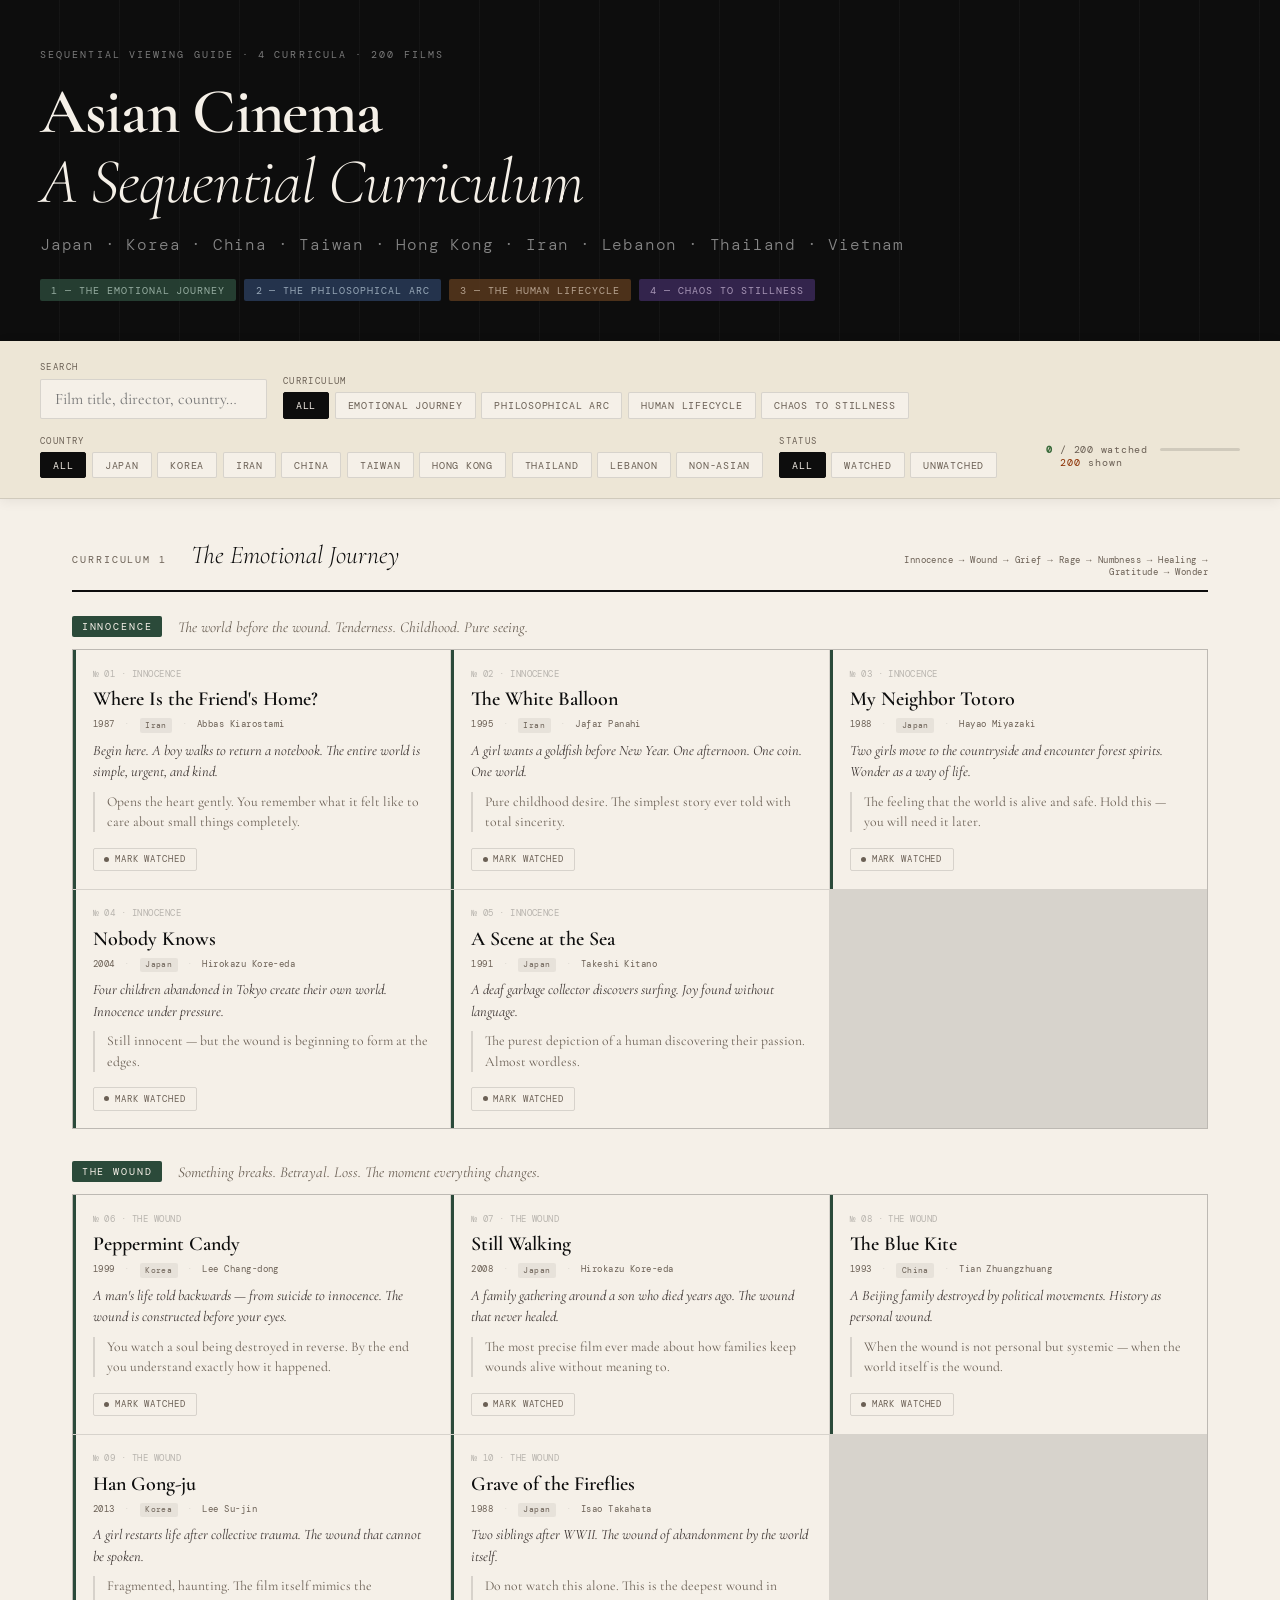
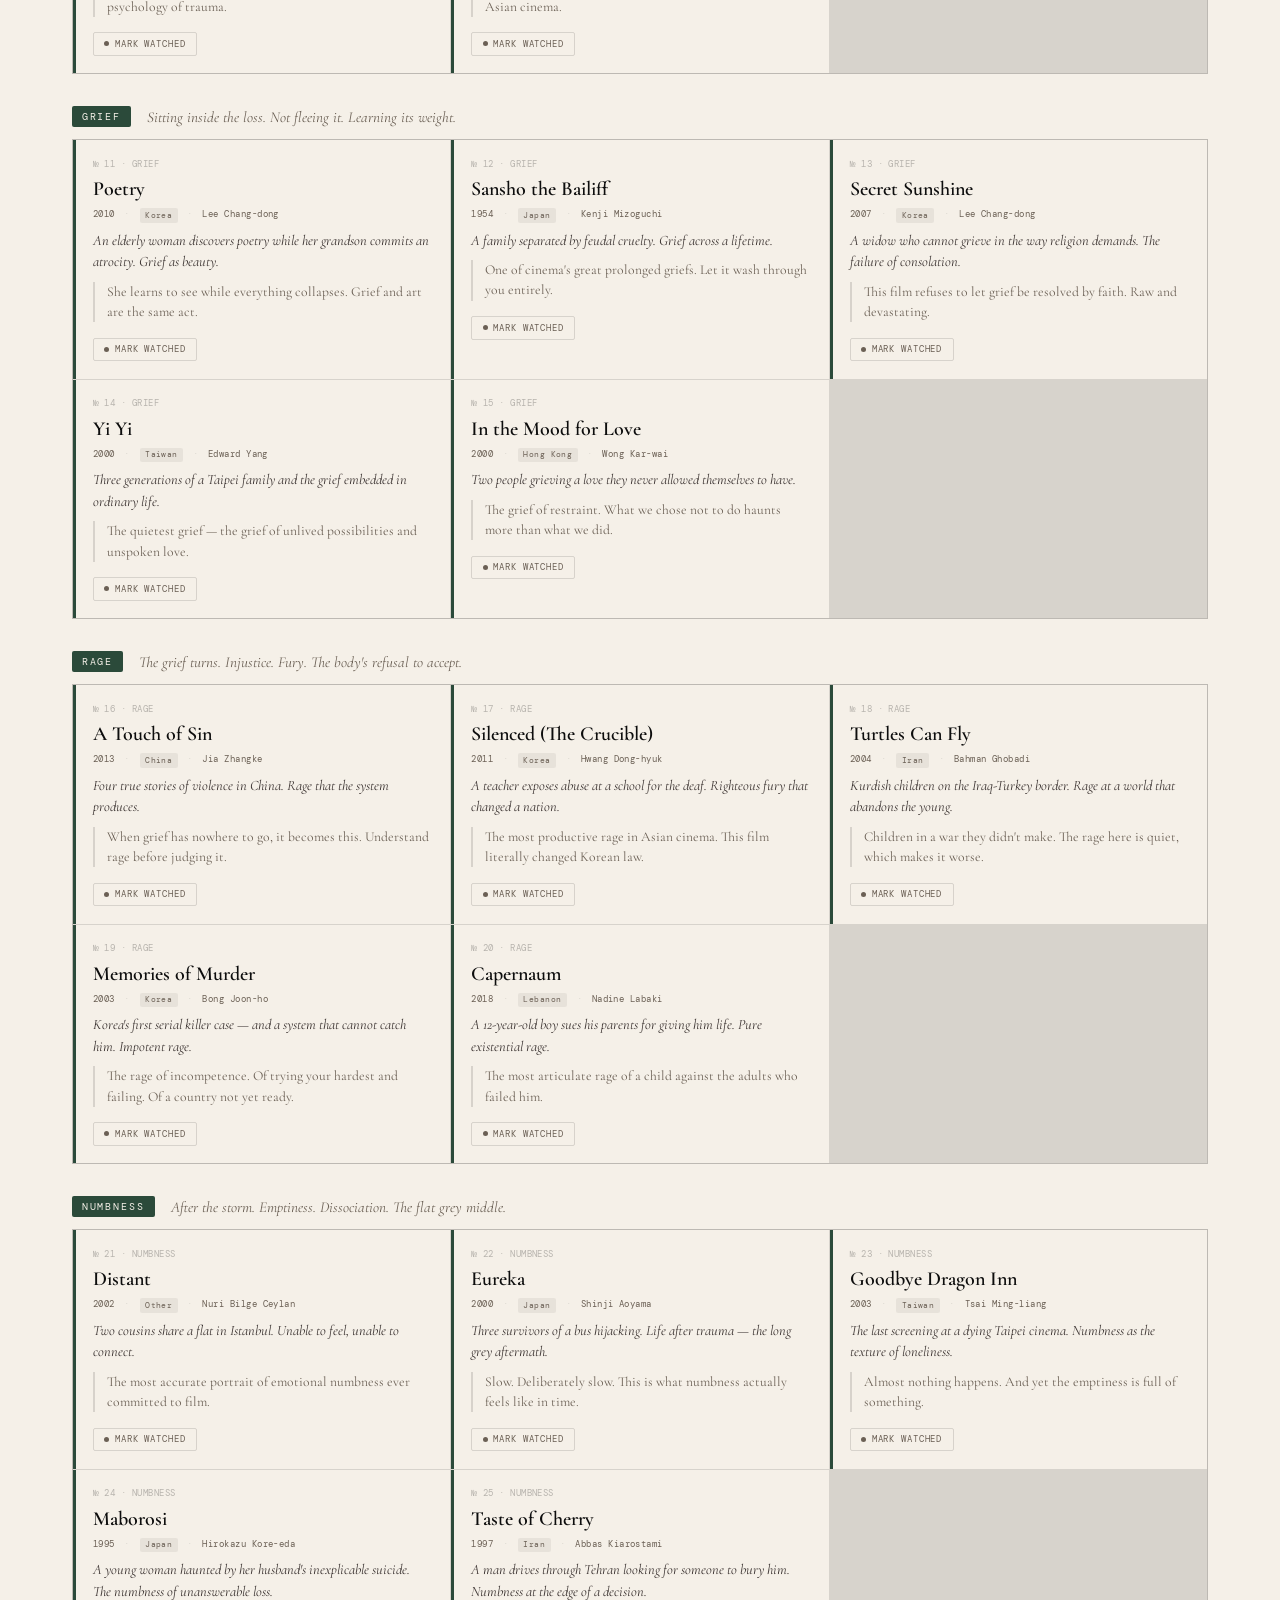
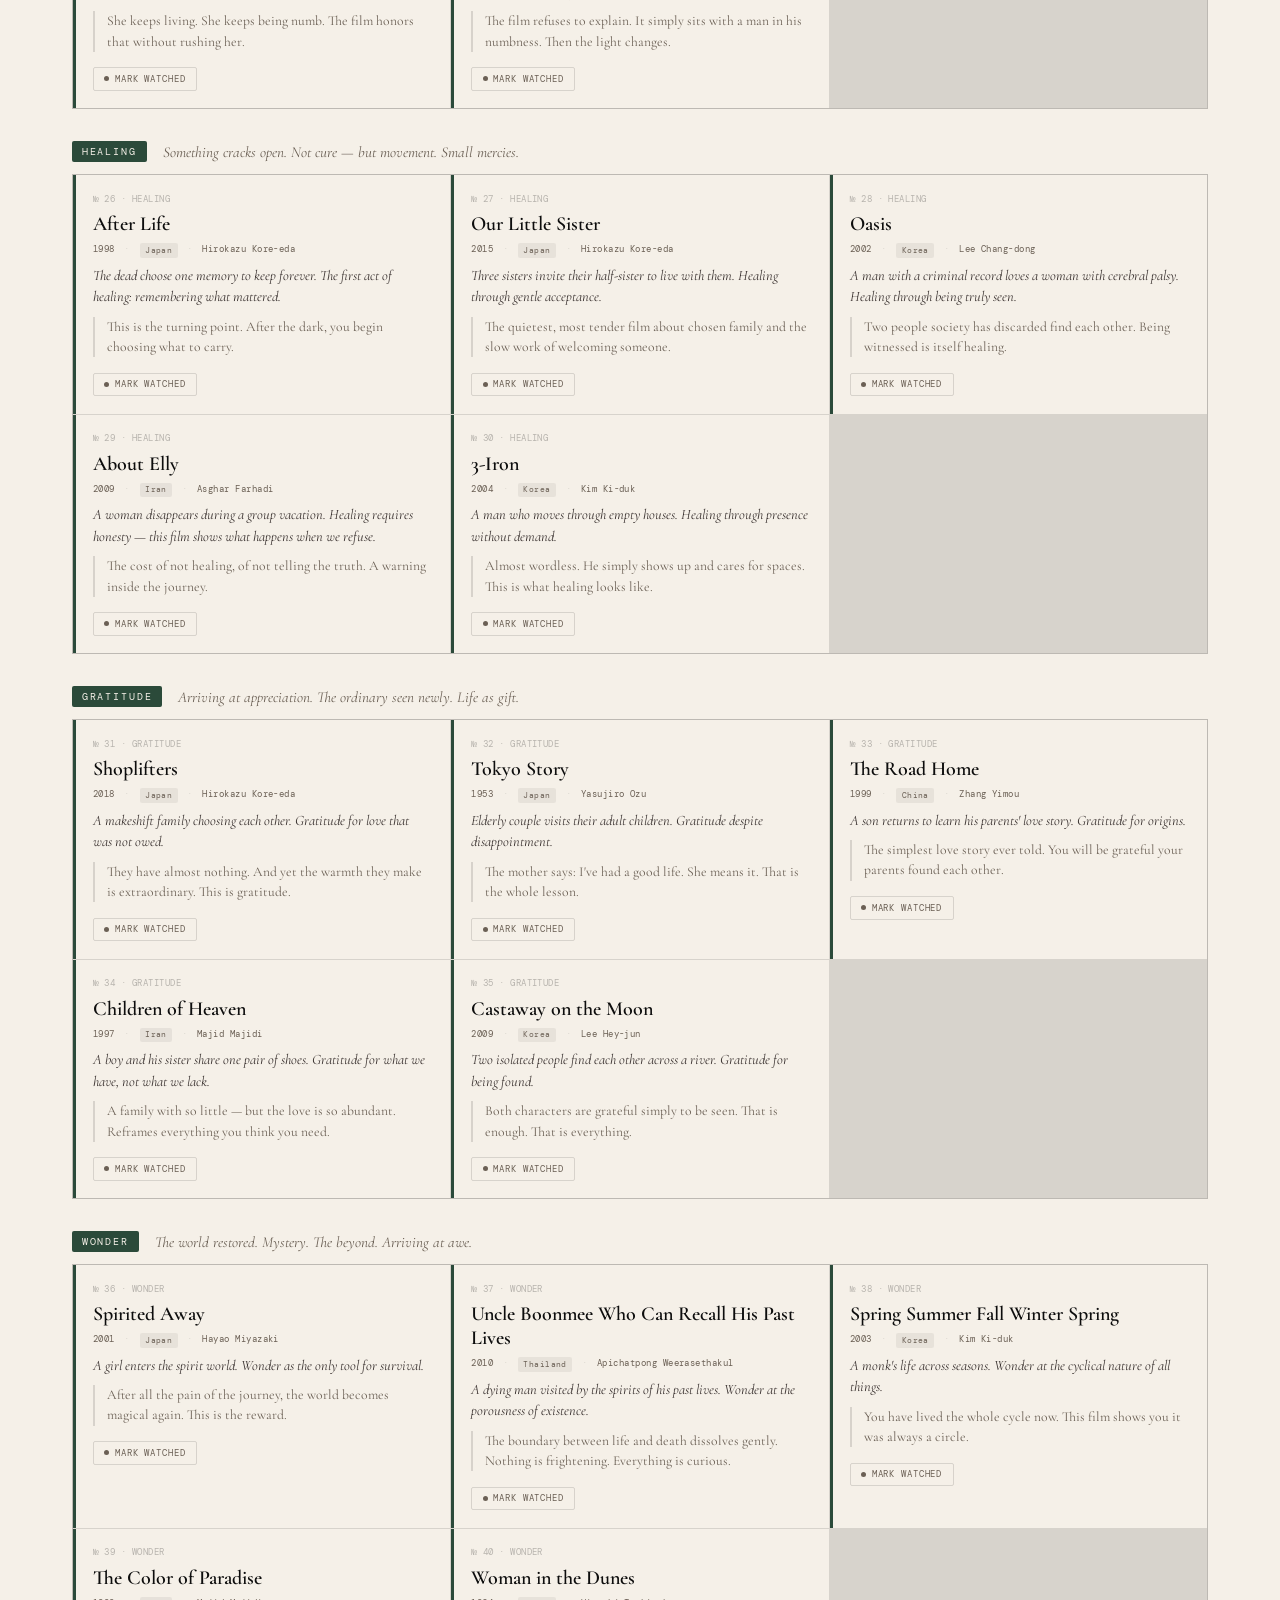
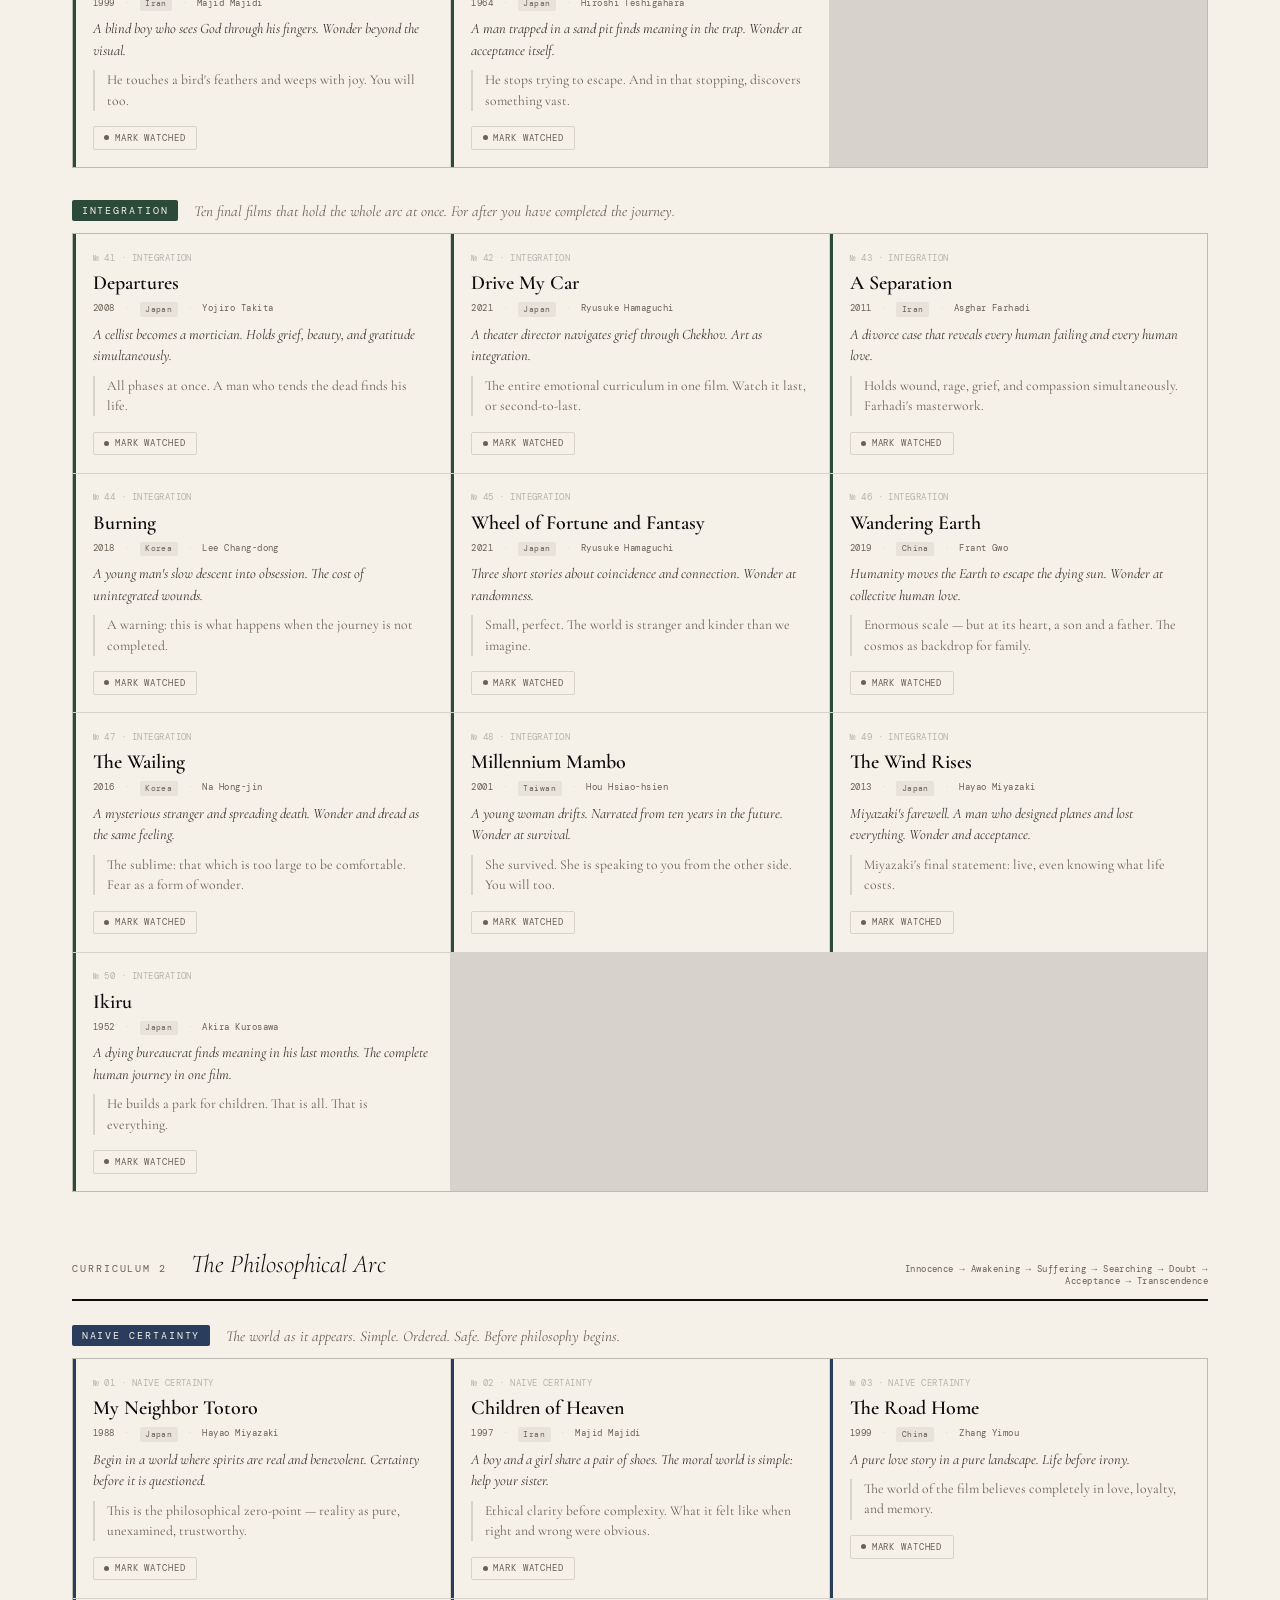
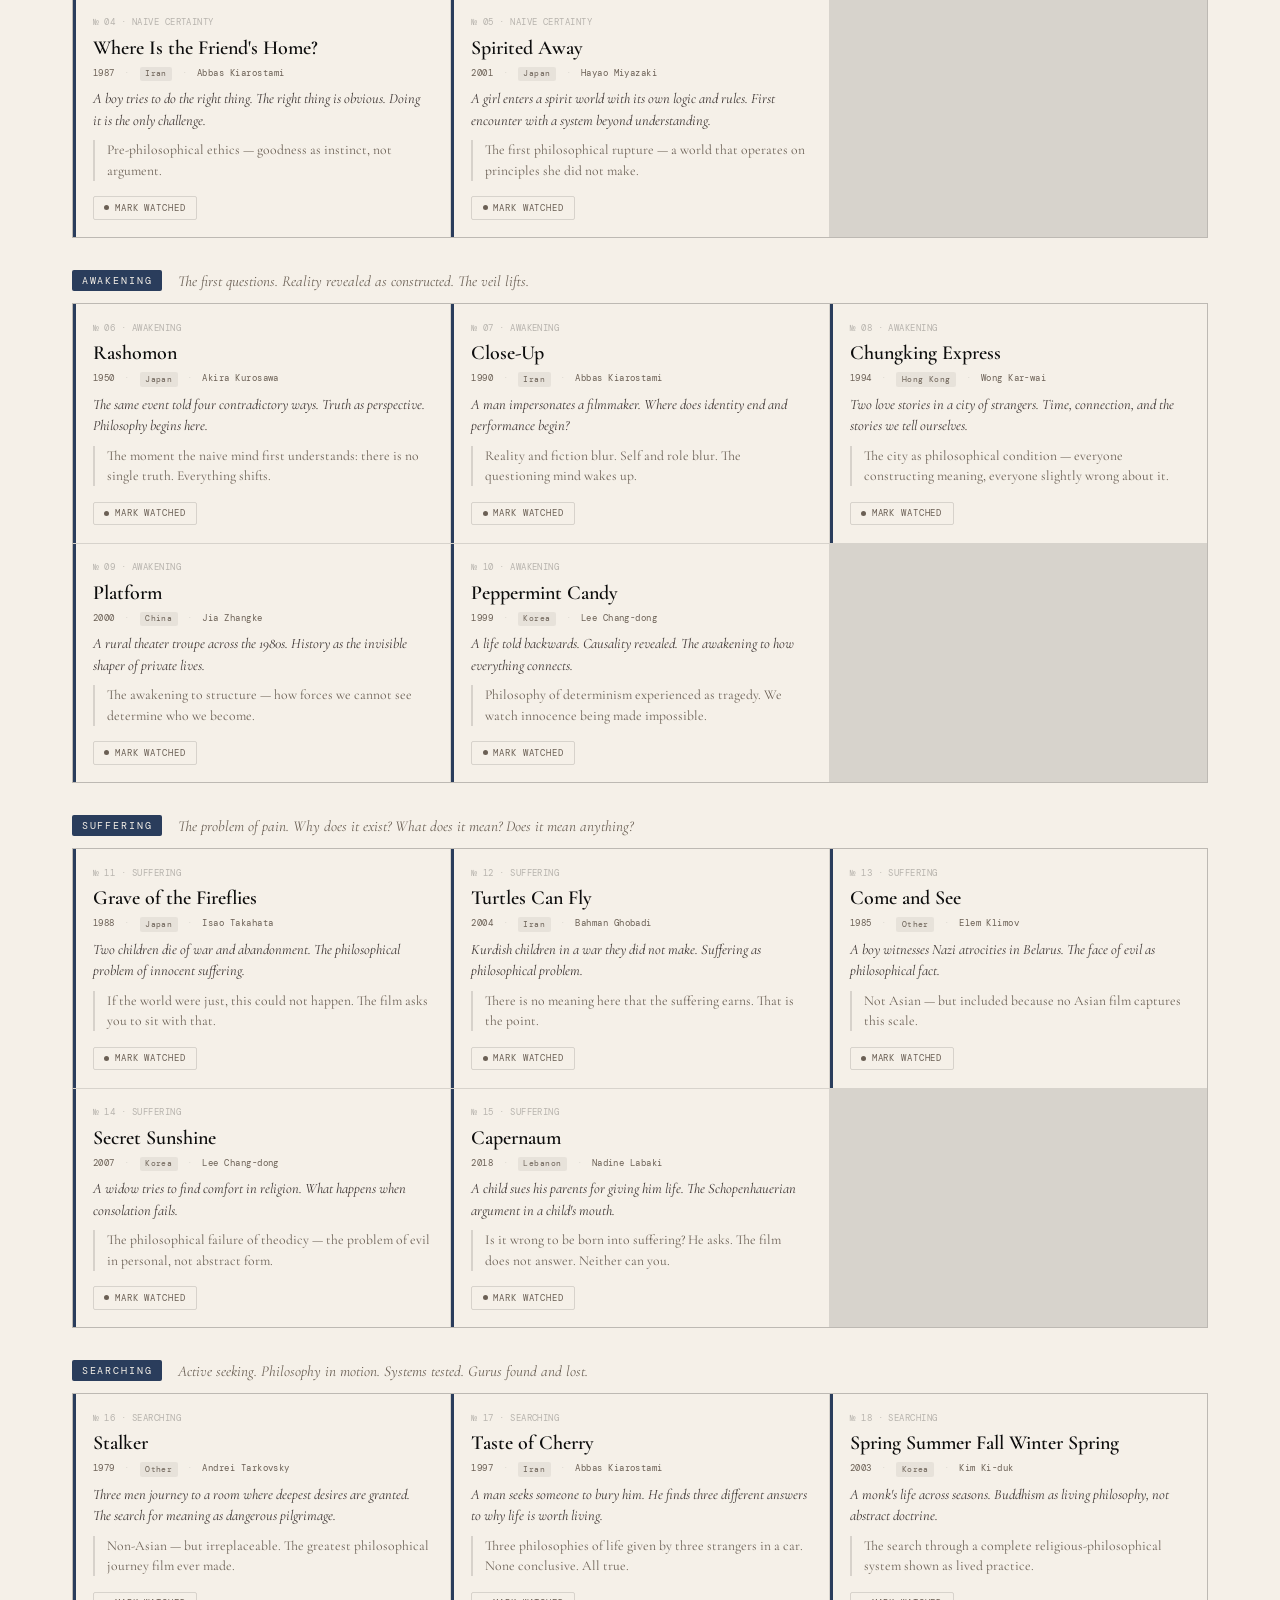
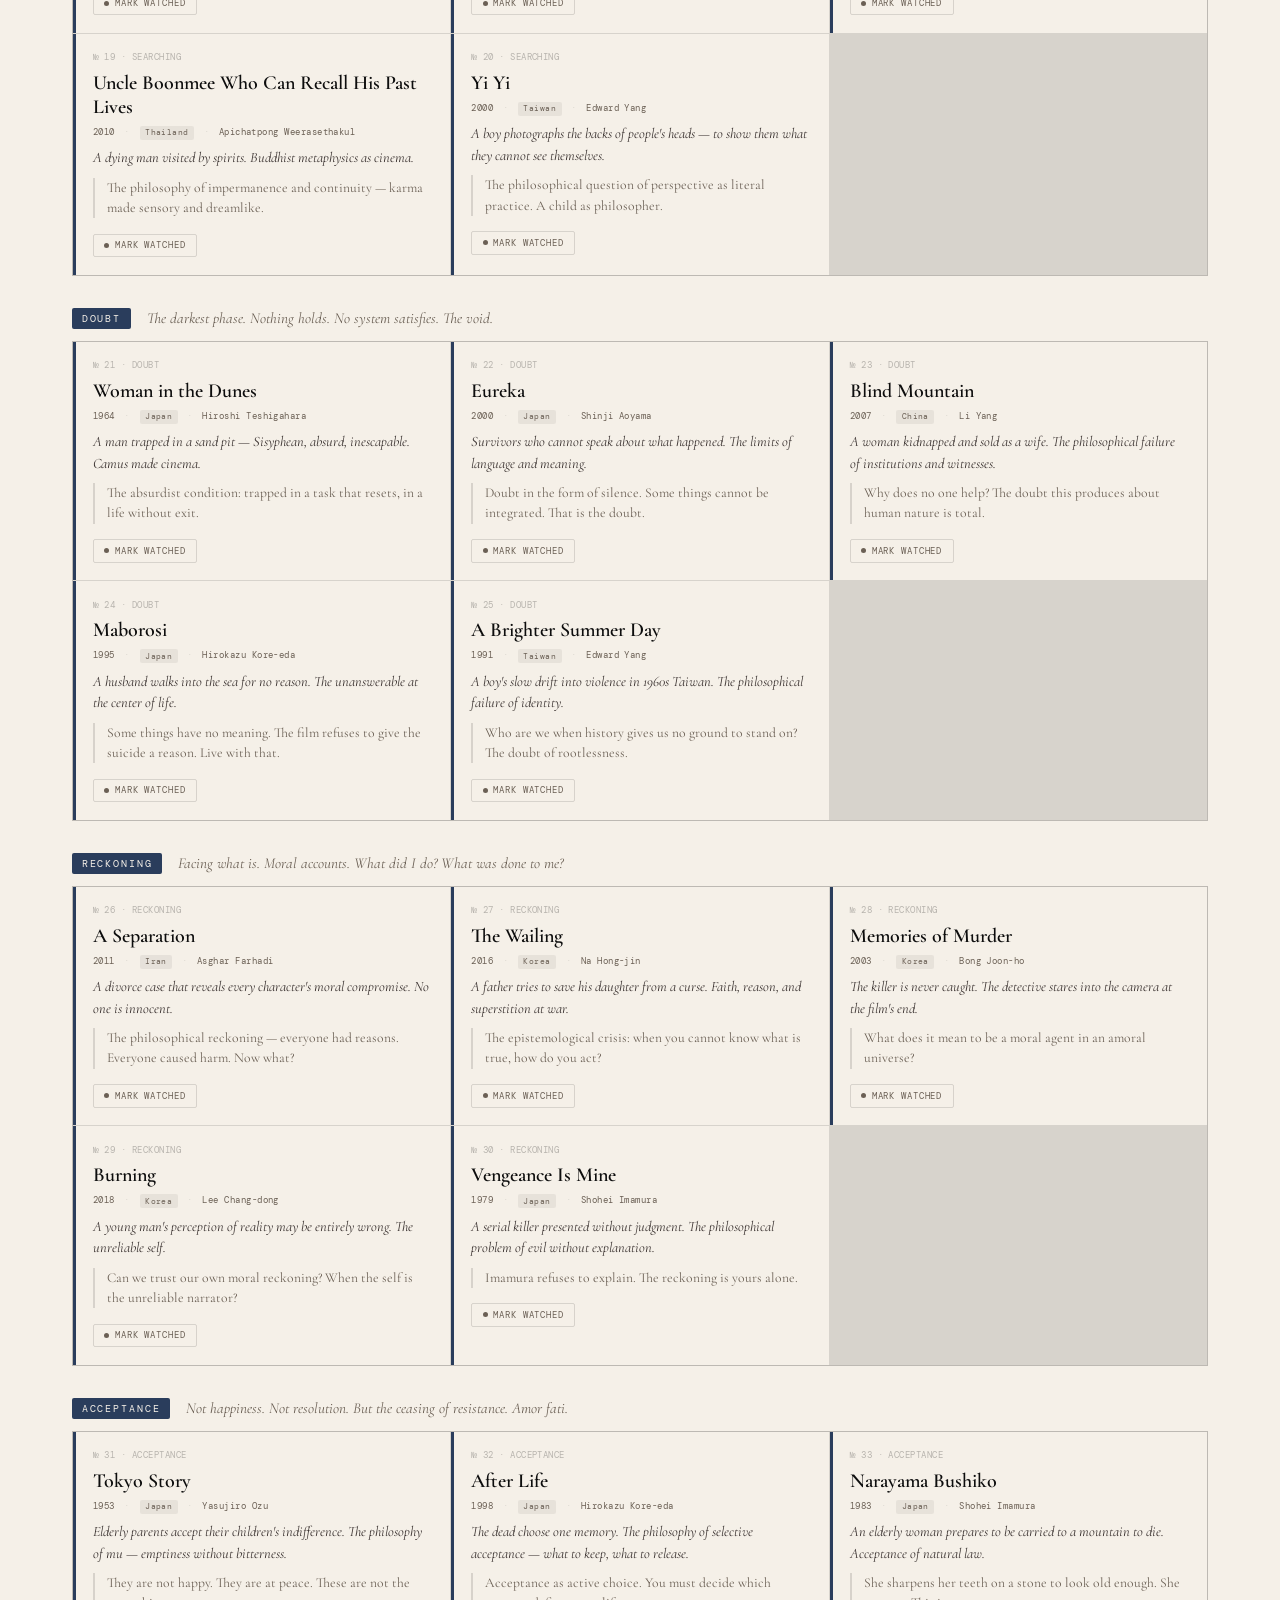
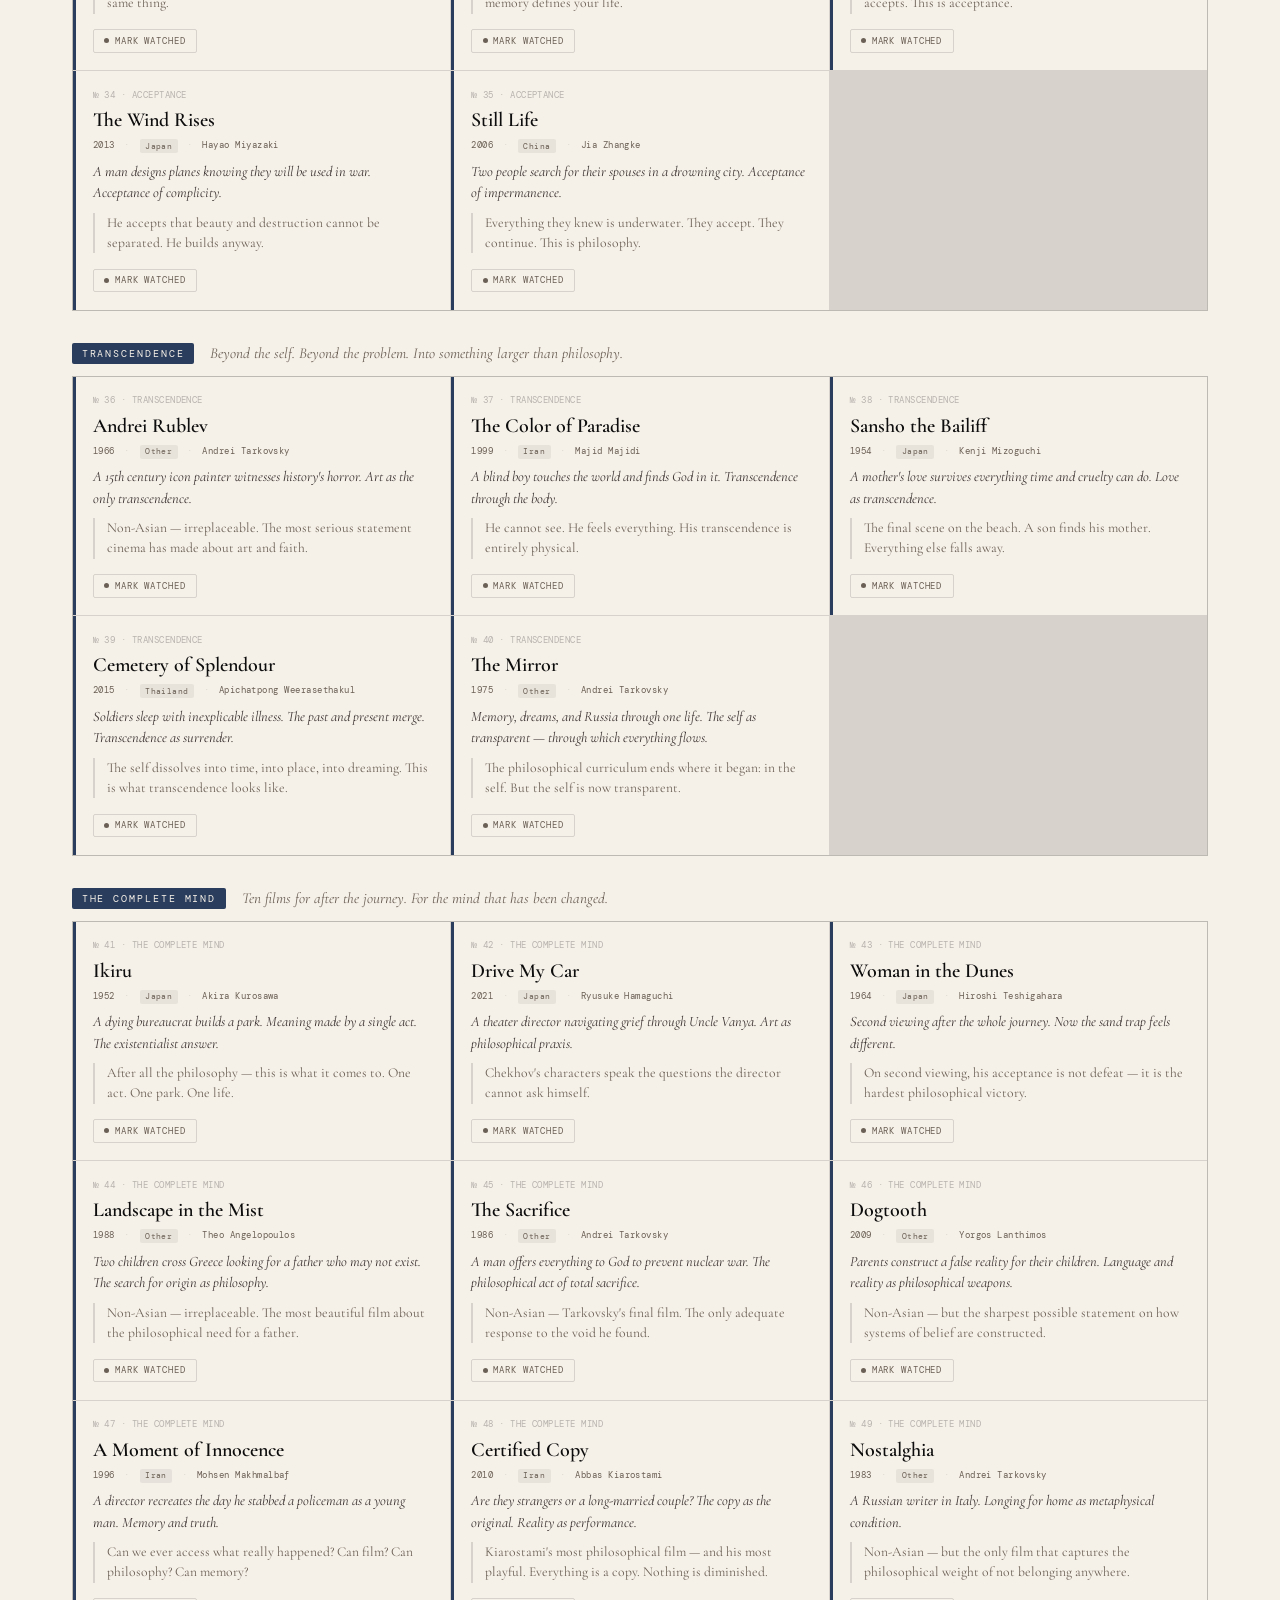
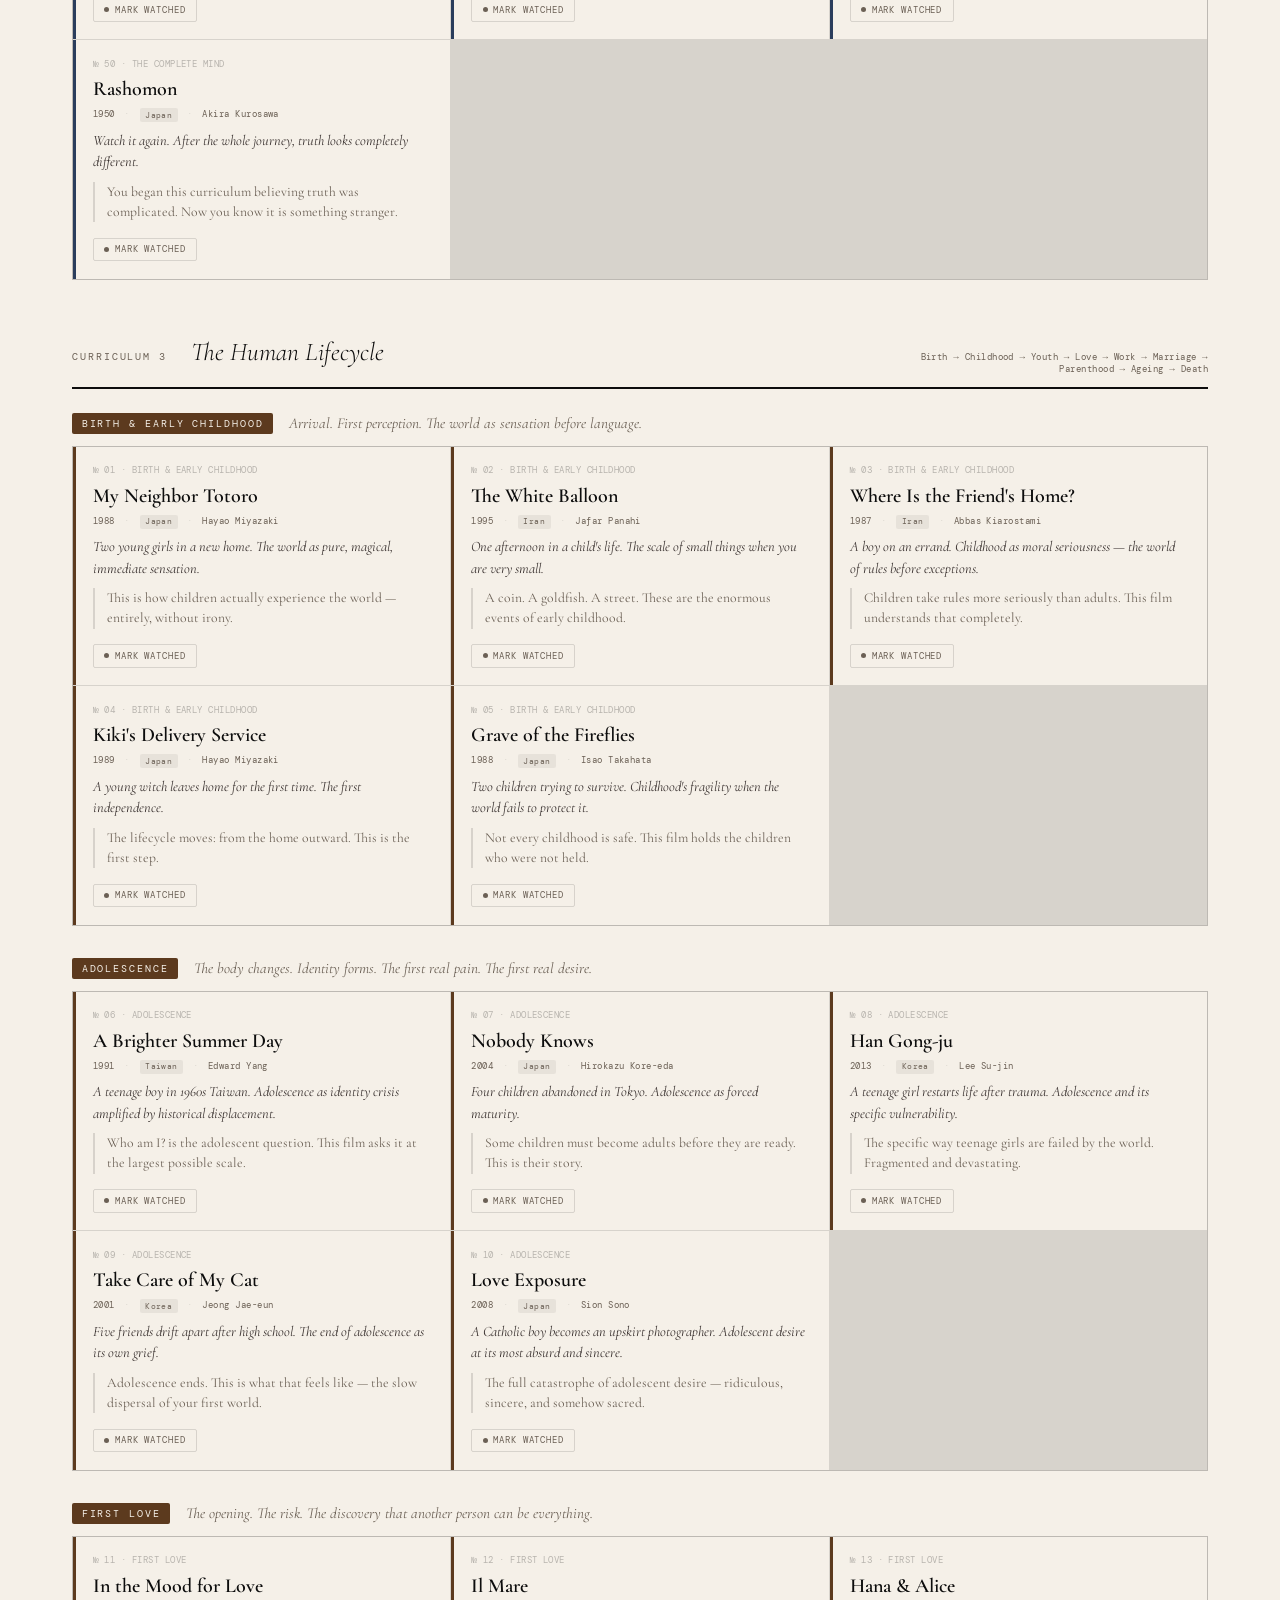
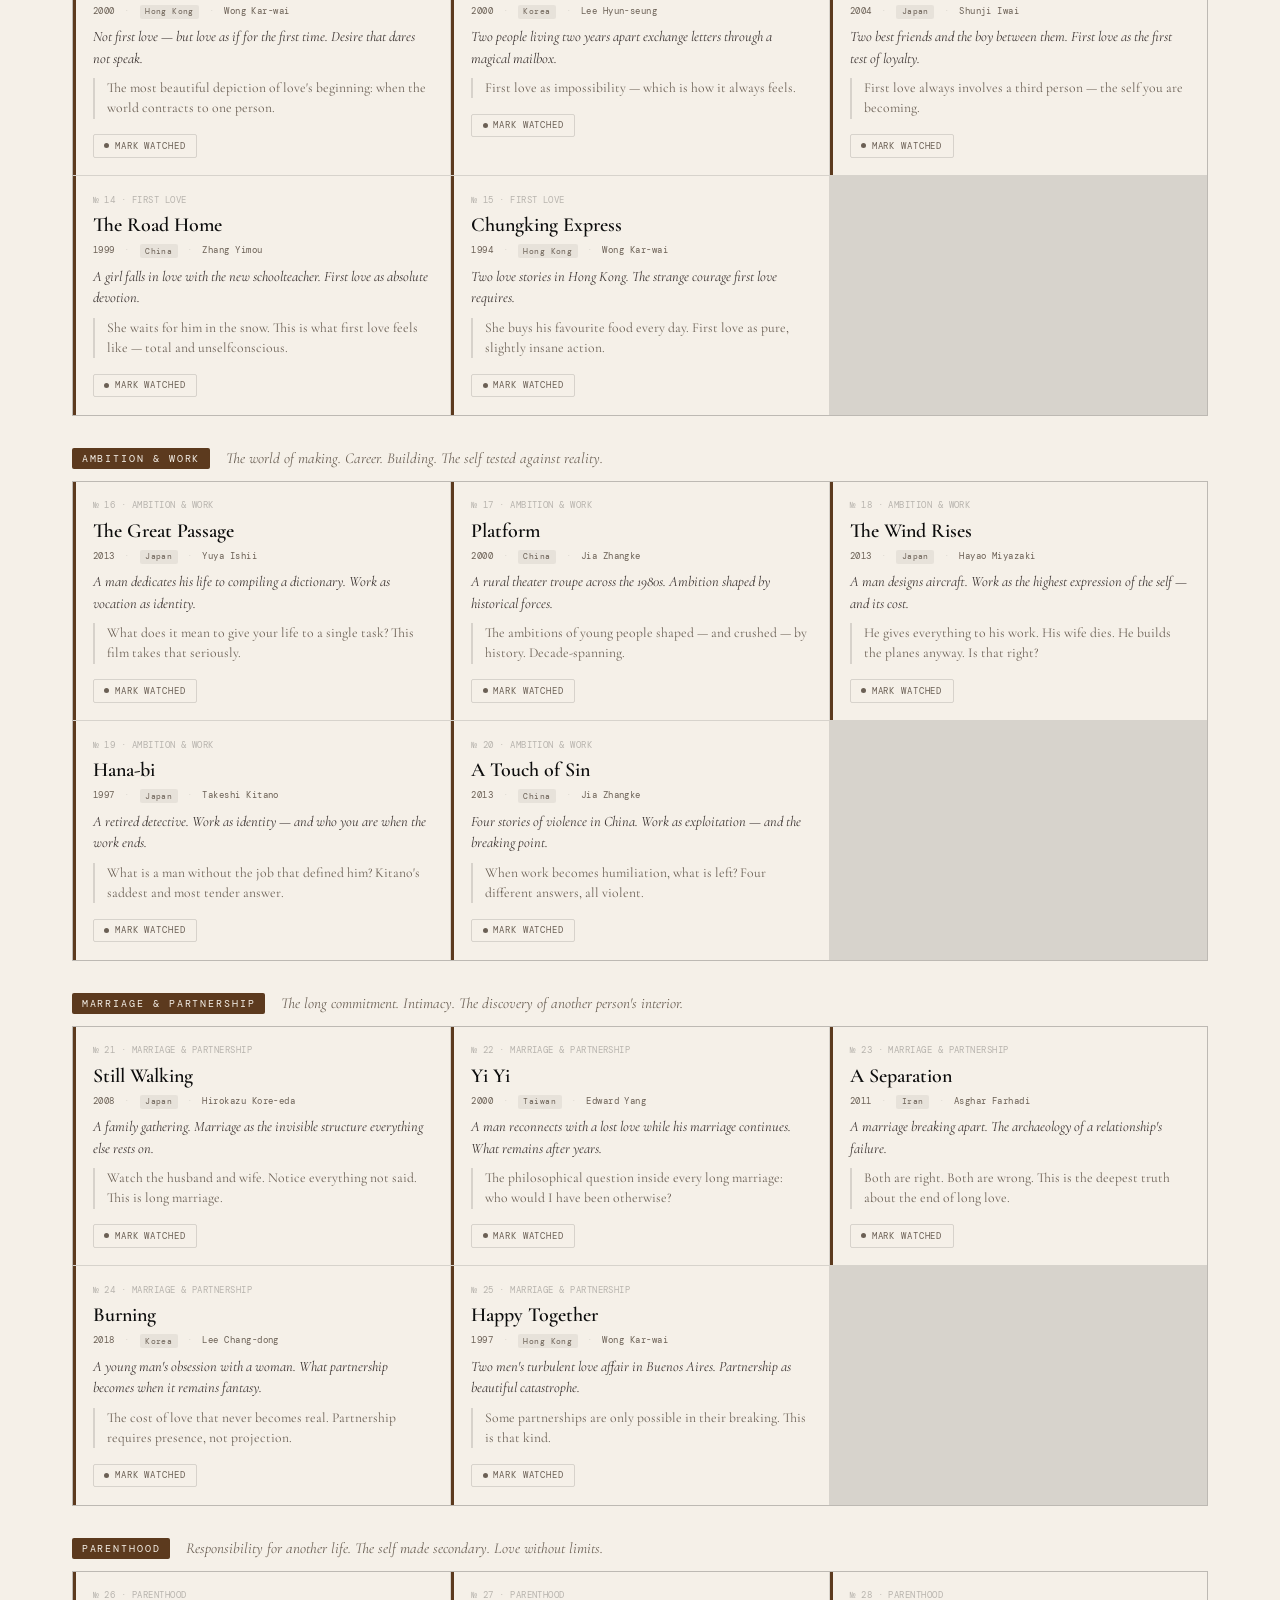
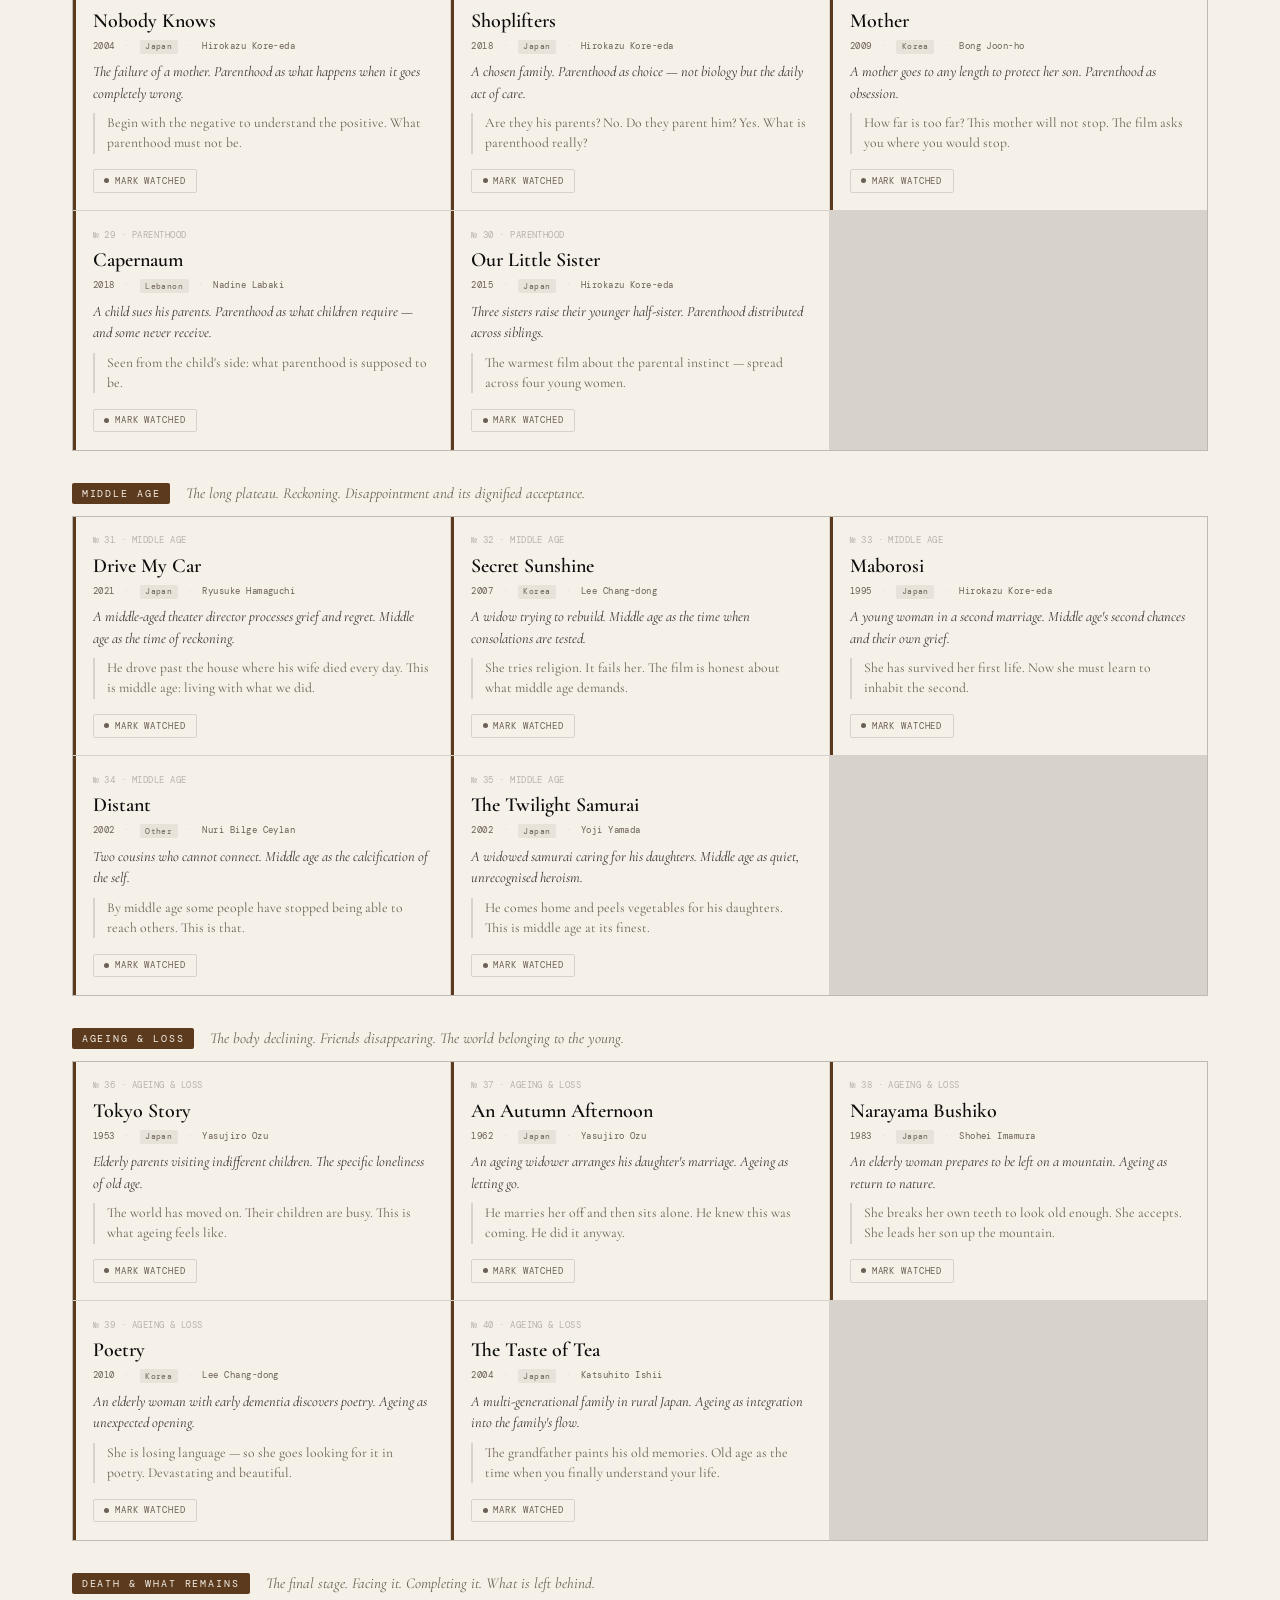
<file: asian_cinema_curriculum (1).html>
<!DOCTYPE html>
<html lang="en">
<head>
<meta charset="UTF-8">
<meta name="viewport" content="width=device-width, initial-scale=1.0">
<title>Asian Cinema Curriculum</title>
<link href="https://fonts.googleapis.com/css2?family=Cormorant+Garamond:ital,wght@0,300;0,400;0,600;1,300;1,400&family=DM+Mono:wght@300;400&display=swap" rel="stylesheet">
<style>
  :root {
    --ink: #0d0d0d;
    --paper: #f5f0e8;
    --paper-dark: #ede6d6;
    --accent: #8b2e00;
    --accent-light: #c4521a;
    --muted: #6b6055;
    --line: rgba(0,0,0,0.12);
    --c1: #2b4a3a; /* Curriculum 1 */
    --c2: #2a3d5c; /* Curriculum 2 */
    --c3: #5c3a1e; /* Curriculum 3 */
    --c4: #3d2a5c; /* Curriculum 4 */
  }

  * { margin: 0; padding: 0; box-sizing: border-box; }

  body {
    background: var(--paper);
    color: var(--ink);
    font-family: 'Cormorant Garamond', serif;
    min-height: 100vh;
  }

  /* HEADER */
  header {
    background: var(--ink);
    color: var(--paper);
    padding: 3rem 2rem 2.5rem;
    position: relative;
    overflow: hidden;
  }
  header::before {
    content: '';
    position: absolute;
    top: 0; left: 0; right: 0; bottom: 0;
    background: repeating-linear-gradient(
      90deg,
      transparent,
      transparent 59px,
      rgba(255,255,255,0.03) 59px,
      rgba(255,255,255,0.03) 60px
    );
  }
  .header-inner {
    max-width: 1200px;
    margin: 0 auto;
    position: relative;
  }
  .header-eyebrow {
    font-family: 'DM Mono', monospace;
    font-size: 0.65rem;
    letter-spacing: 0.2em;
    text-transform: uppercase;
    color: rgba(255,255,255,0.45);
    margin-bottom: 1rem;
  }
  h1 {
    font-size: clamp(2.4rem, 5vw, 4rem);
    font-weight: 300;
    font-style: italic;
    line-height: 1.1;
    letter-spacing: -0.02em;
    margin-bottom: 0.5rem;
  }
  h1 strong {
    font-weight: 600;
    font-style: normal;
  }
  .header-sub {
    font-size: 1rem;
    font-weight: 300;
    color: rgba(255,255,255,0.5);
    font-family: 'DM Mono', monospace;
    letter-spacing: 0.05em;
    margin-top: 1rem;
  }
  .curriculum-tags {
    display: flex;
    gap: 0.5rem;
    flex-wrap: wrap;
    margin-top: 1.5rem;
  }
  .ctag {
    font-family: 'DM Mono', monospace;
    font-size: 0.6rem;
    letter-spacing: 0.1em;
    text-transform: uppercase;
    padding: 0.3rem 0.7rem;
    border-radius: 2px;
    opacity: 0.8;
  }
  .ctag-1 { background: var(--c1); color: #b8d4c6; }
  .ctag-2 { background: var(--c2); color: #b8cce0; }
  .ctag-3 { background: var(--c3); color: #e0c8b0; }
  .ctag-4 { background: var(--c4); color: #cdb8e0; }

  /* CONTROLS */
  .controls-wrap {
    background: var(--paper-dark);
    border-bottom: 1px solid var(--line);
    padding: 1.25rem 2rem;
    position: sticky;
    top: 0;
    z-index: 100;
    box-shadow: 0 2px 12px rgba(0,0,0,0.07);
  }
  .controls-inner {
    max-width: 1200px;
    margin: 0 auto;
    display: flex;
    flex-wrap: wrap;
    gap: 1rem;
    align-items: flex-end;
  }
  .filter-group {
    display: flex;
    flex-direction: column;
    gap: 0.35rem;
  }
  .filter-label {
    font-family: 'DM Mono', monospace;
    font-size: 0.58rem;
    letter-spacing: 0.15em;
    text-transform: uppercase;
    color: var(--muted);
  }
  .search-box {
    padding: 0.55rem 0.9rem;
    border: 1px solid var(--line);
    background: var(--paper);
    font-family: 'Cormorant Garamond', serif;
    font-size: 1rem;
    color: var(--ink);
    border-radius: 2px;
    outline: none;
    min-width: 220px;
    transition: border-color 0.2s;
  }
  .search-box:focus { border-color: var(--accent-light); }

  .pill-row {
    display: flex;
    flex-wrap: wrap;
    gap: 0.35rem;
  }
  .pill {
    padding: 0.35rem 0.75rem;
    border: 1px solid var(--line);
    background: var(--paper);
    font-family: 'DM Mono', monospace;
    font-size: 0.6rem;
    letter-spacing: 0.08em;
    text-transform: uppercase;
    cursor: pointer;
    border-radius: 2px;
    transition: all 0.15s;
    color: var(--muted);
    white-space: nowrap;
  }
  .pill:hover { border-color: var(--accent-light); color: var(--accent); }
  .pill.active { background: var(--ink); color: var(--paper); border-color: var(--ink); }
  .pill.c1.active { background: var(--c1); border-color: var(--c1); }
  .pill.c2.active { background: var(--c2); border-color: var(--c2); }
  .pill.c3.active { background: var(--c3); border-color: var(--c3); }
  .pill.c4.active { background: var(--c4); border-color: var(--c4); }

  .stats-bar {
    font-family: 'DM Mono', monospace;
    font-size: 0.6rem;
    color: var(--muted);
    letter-spacing: 0.1em;
    margin-left: auto;
    align-self: center;
    white-space: nowrap;
  }
  .stats-bar span { color: var(--accent); font-weight: 400; }

  /* GRID */
  .main {
    max-width: 1200px;
    margin: 0 auto;
    padding: 2.5rem 2rem 4rem;
  }

  /* CURRICULUM SECTION */
  .curriculum-section {
    margin-bottom: 3.5rem;
  }
  .curriculum-header {
    display: flex;
    align-items: baseline;
    gap: 1.5rem;
    margin-bottom: 1.5rem;
    padding-bottom: 0.75rem;
    border-bottom: 2px solid var(--ink);
  }
  .curriculum-number {
    font-family: 'DM Mono', monospace;
    font-size: 0.6rem;
    letter-spacing: 0.2em;
    color: var(--muted);
  }
  .curriculum-title {
    font-size: 1.6rem;
    font-weight: 300;
    font-style: italic;
    flex: 1;
  }
  .curriculum-arc {
    font-family: 'DM Mono', monospace;
    font-size: 0.58rem;
    color: var(--muted);
    letter-spacing: 0.05em;
    max-width: 340px;
    text-align: right;
  }

  /* PHASE GROUP */
  .phase-group {
    margin-bottom: 2rem;
  }
  .phase-header {
    display: flex;
    align-items: center;
    gap: 1rem;
    margin-bottom: 0.75rem;
    cursor: pointer;
    user-select: none;
  }
  .phase-name {
    font-family: 'DM Mono', monospace;
    font-size: 0.6rem;
    letter-spacing: 0.2em;
    text-transform: uppercase;
    padding: 0.25rem 0.6rem;
    border-radius: 2px;
    color: var(--paper);
  }
  .phase-desc {
    font-size: 0.95rem;
    font-style: italic;
    color: var(--muted);
    flex: 1;
  }

  /* FILM CARDS */
  .films-grid {
    display: grid;
    grid-template-columns: repeat(auto-fill, minmax(340px, 1fr));
    gap: 1px;
    background: var(--line);
    border: 1px solid var(--line);
  }

  .film-card {
    background: var(--paper);
    padding: 1.1rem 1.25rem;
    display: flex;
    flex-direction: column;
    gap: 0.45rem;
    transition: background 0.15s;
    position: relative;
    overflow: hidden;
  }
  .film-card:hover {
    background: #ede6d6;
  }
  .film-card.hidden { display: none; }

  .film-card::before {
    content: '';
    position: absolute;
    left: 0; top: 0; bottom: 0;
    width: 3px;
  }

  .film-num {
    font-family: 'DM Mono', monospace;
    font-size: 0.58rem;
    color: rgba(0,0,0,0.25);
    letter-spacing: 0.05em;
  }
  .film-title {
    font-size: 1.25rem;
    font-weight: 600;
    line-height: 1.2;
  }
  .film-meta {
    font-family: 'DM Mono', monospace;
    font-size: 0.58rem;
    color: var(--muted);
    letter-spacing: 0.05em;
    display: flex;
    gap: 0.6rem;
    flex-wrap: wrap;
  }
  .film-meta-sep { color: var(--line); }
  .film-why {
    font-size: 0.9rem;
    line-height: 1.5;
    color: #3a3230;
    font-style: italic;
  }
  .film-feel {
    font-size: 0.85rem;
    line-height: 1.5;
    color: var(--muted);
    border-left: 2px solid var(--line);
    padding-left: 0.75rem;
    margin-top: 0.1rem;
  }

  .phase-badge {
    display: inline-block;
    font-family: 'DM Mono', monospace;
    font-size: 0.52rem;
    letter-spacing: 0.08em;
    text-transform: uppercase;
    padding: 0.15rem 0.4rem;
    border-radius: 2px;
    margin-top: 0.15rem;
    align-self: flex-start;
  }

  /* Curriculum colors */
  .c1 .film-card::before { background: var(--c1); }
  .c2 .film-card::before { background: var(--c2); }
  .c3 .film-card::before { background: var(--c3); }
  .c4 .film-card::before { background: var(--c4); }

  .badge-c1 { background: #e8f0ec; color: var(--c1); }
  .badge-c2 { background: #e8ecf5; color: var(--c2); }
  .badge-c3 { background: #f5ede6; color: var(--c3); }
  .badge-c4 { background: #ede8f5; color: var(--c4); }

  .phase-name-c1 { background: var(--c1); }
  .phase-name-c2 { background: var(--c2); }
  .phase-name-c3 { background: var(--c3); }
  .phase-name-c4 { background: var(--c4); }

  /* Empty state */
  .empty-state {
    text-align: center;
    padding: 4rem 2rem;
    color: var(--muted);
    font-style: italic;
    font-size: 1.2rem;
    display: none;
  }

  .country-tag {
    display: inline-block;
    padding: 0.1rem 0.35rem;
    background: rgba(0,0,0,0.06);
    border-radius: 2px;
    font-size: 0.52rem;
    letter-spacing: 0.05em;
  }

  /* Country filter specifics */
  .no-films-in-phase { display: none; }

  /* WATCHED */
  .film-card.watched {
    background: #eef2ee;
    opacity: 0.82;
  }
  .film-card.watched:hover { background: #e4ece4; opacity: 1; }
  .film-card.watched .film-title { color: #3a5a3a; }
  .film-card.watched::after {
    content: '✓';
    position: absolute;
    top: 0.7rem;
    right: 0.9rem;
    font-size: 0.75rem;
    color: #5a8a5a;
    font-family: 'DM Mono', monospace;
    font-weight: 400;
    letter-spacing: 0;
  }

  .watch-btn {
    display: inline-flex;
    align-items: center;
    gap: 0.35rem;
    margin-top: 0.5rem;
    align-self: flex-start;
    padding: 0.3rem 0.65rem;
    border: 1px solid var(--line);
    background: transparent;
    font-family: 'DM Mono', monospace;
    font-size: 0.55rem;
    letter-spacing: 0.1em;
    text-transform: uppercase;
    color: var(--muted);
    cursor: pointer;
    border-radius: 2px;
    transition: all 0.15s;
  }
  .watch-btn:hover {
    border-color: #5a8a5a;
    color: #3a6a3a;
    background: #f0f5f0;
  }
  .film-card.watched .watch-btn {
    border-color: #5a8a5a;
    color: #3a6a3a;
    background: #ddeedd;
  }
  .film-card.watched .watch-btn:hover {
    background: #fdf0f0;
    border-color: #c05050;
    color: #8a3a3a;
  }
  .watch-btn-dot {
    width: 5px; height: 5px;
    border-radius: 50%;
    background: currentColor;
    flex-shrink: 0;
  }

  .progress-wrap {
    display: flex;
    align-items: center;
    gap: 0.75rem;
    margin-left: auto;
  }
  .progress-text {
    font-family: 'DM Mono', monospace;
    font-size: 0.6rem;
    color: var(--muted);
    letter-spacing: 0.08em;
    white-space: nowrap;
  }
  .progress-text strong { color: #3a6a3a; }
  .progress-bar-outer {
    width: 80px;
    height: 3px;
    background: var(--line);
    border-radius: 2px;
    overflow: hidden;
  }
  .progress-bar-inner {
    height: 100%;
    background: #5a8a5a;
    border-radius: 2px;
    transition: width 0.3s ease;
    width: 0%;
  }

  /* Responsive */
  @media (max-width: 700px) {
    .films-grid { grid-template-columns: 1fr; }
    .controls-inner { gap: 0.75rem; }
    .curriculum-arc { display: none; }
    h1 { font-size: 2rem; }
  }
</style>
</head>
<body>

<header>
  <div class="header-inner">
    <div class="header-eyebrow">Sequential Viewing Guide · 4 Curricula · 200 Films</div>
    <h1><strong>Asian Cinema</strong><br>A Sequential Curriculum</h1>
    <div class="header-sub">Japan · Korea · China · Taiwan · Hong Kong · Iran · Lebanon · Thailand · Vietnam</div>
    <div class="curriculum-tags">
      <span class="ctag ctag-1">1 — The Emotional Journey</span>
      <span class="ctag ctag-2">2 — The Philosophical Arc</span>
      <span class="ctag ctag-3">3 — The Human Lifecycle</span>
      <span class="ctag ctag-4">4 — Chaos to Stillness</span>
    </div>
  </div>
</header>

<div class="controls-wrap">
  <div class="controls-inner">
    <div class="filter-group">
      <span class="filter-label">Search</span>
      <input class="search-box" type="text" id="searchInput" placeholder="Film title, director, country…">
    </div>
    <div class="filter-group">
      <span class="filter-label">Curriculum</span>
      <div class="pill-row" id="curriculumFilter">
        <button class="pill active" data-val="all">All</button>
        <button class="pill c1" data-val="1">Emotional Journey</button>
        <button class="pill c2" data-val="2">Philosophical Arc</button>
        <button class="pill c3" data-val="3">Human Lifecycle</button>
        <button class="pill c4" data-val="4">Chaos to Stillness</button>
      </div>
    </div>
    <div class="filter-group">
      <span class="filter-label">Country</span>
      <div class="pill-row" id="countryFilter">
        <button class="pill active" data-val="all">All</button>
        <button class="pill" data-val="Japan">Japan</button>
        <button class="pill" data-val="Korea">Korea</button>
        <button class="pill" data-val="Iran">Iran</button>
        <button class="pill" data-val="China">China</button>
        <button class="pill" data-val="Taiwan">Taiwan</button>
        <button class="pill" data-val="Hong Kong">Hong Kong</button>
        <button class="pill" data-val="Thailand">Thailand</button>
        <button class="pill" data-val="Lebanon">Lebanon</button>
        <button class="pill" data-val="Other">Non-Asian</button>
      </div>
    </div>
    <div class="filter-group">
      <span class="filter-label">Status</span>
      <div class="pill-row" id="watchedFilter">
        <button class="pill active" data-val="all">All</button>
        <button class="pill" data-val="watched">Watched</button>
        <button class="pill" data-val="unwatched">Unwatched</button>
      </div>
    </div>
    <div class="stats-bar" id="statsBar">
      <div class="progress-wrap">
        <div class="progress-text"><strong id="watchedCount">0</strong> / 200 watched</div>
        <div class="progress-bar-outer"><div class="progress-bar-inner" id="progressBar"></div></div>
      </div>
      &nbsp;&nbsp;<span id="visibleCount">200</span> shown
    </div>
  </div>
</div>

<div class="main" id="mainContent"></div>
<div class="empty-state" id="emptyState">No films match your filters.</div>

<script>
const CURRICULA = [
  {
    id: 1,
    title: "The Emotional Journey",
    arc: "Innocence → Wound → Grief → Rage → Numbness → Healing → Gratitude → Wonder",
    phases: [
      {
        name: "INNOCENCE", desc: "The world before the wound. Tenderness. Childhood. Pure seeing.",
        films: [
          { num:1, title:"Where Is the Friend's Home?", year:"1987", country:"Iran", director:"Abbas Kiarostami", why:"Begin here. A boy walks to return a notebook. The entire world is simple, urgent, and kind.", feel:"Opens the heart gently. You remember what it felt like to care about small things completely." },
          { num:2, title:"The White Balloon", year:"1995", country:"Iran", director:"Jafar Panahi", why:"A girl wants a goldfish before New Year. One afternoon. One coin. One world.", feel:"Pure childhood desire. The simplest story ever told with total sincerity." },
          { num:3, title:"My Neighbor Totoro", year:"1988", country:"Japan", director:"Hayao Miyazaki", why:"Two girls move to the countryside and encounter forest spirits. Wonder as a way of life.", feel:"The feeling that the world is alive and safe. Hold this — you will need it later." },
          { num:4, title:"Nobody Knows", year:"2004", country:"Japan", director:"Hirokazu Kore-eda", why:"Four children abandoned in Tokyo create their own world. Innocence under pressure.", feel:"Still innocent — but the wound is beginning to form at the edges." },
          { num:5, title:"A Scene at the Sea", year:"1991", country:"Japan", director:"Takeshi Kitano", why:"A deaf garbage collector discovers surfing. Joy found without language.", feel:"The purest depiction of a human discovering their passion. Almost wordless." },
        ]
      },
      {
        name: "THE WOUND", desc: "Something breaks. Betrayal. Loss. The moment everything changes.",
        films: [
          { num:6, title:"Peppermint Candy", year:"1999", country:"Korea", director:"Lee Chang-dong", why:"A man's life told backwards — from suicide to innocence. The wound is constructed before your eyes.", feel:"You watch a soul being destroyed in reverse. By the end you understand exactly how it happened." },
          { num:7, title:"Still Walking", year:"2008", country:"Japan", director:"Hirokazu Kore-eda", why:"A family gathering around a son who died years ago. The wound that never healed.", feel:"The most precise film ever made about how families keep wounds alive without meaning to." },
          { num:8, title:"The Blue Kite", year:"1993", country:"China", director:"Tian Zhuangzhuang", why:"A Beijing family destroyed by political movements. History as personal wound.", feel:"When the wound is not personal but systemic — when the world itself is the wound." },
          { num:9, title:"Han Gong-ju", year:"2013", country:"Korea", director:"Lee Su-jin", why:"A girl restarts life after collective trauma. The wound that cannot be spoken.", feel:"Fragmented, haunting. The film itself mimics the psychology of trauma." },
          { num:10, title:"Grave of the Fireflies", year:"1988", country:"Japan", director:"Isao Takahata", why:"Two siblings after WWII. The wound of abandonment by the world itself.", feel:"Do not watch this alone. This is the deepest wound in Asian cinema." },
        ]
      },
      {
        name: "GRIEF", desc: "Sitting inside the loss. Not fleeing it. Learning its weight.",
        films: [
          { num:11, title:"Poetry", year:"2010", country:"Korea", director:"Lee Chang-dong", why:"An elderly woman discovers poetry while her grandson commits an atrocity. Grief as beauty.", feel:"She learns to see while everything collapses. Grief and art are the same act." },
          { num:12, title:"Sansho the Bailiff", year:"1954", country:"Japan", director:"Kenji Mizoguchi", why:"A family separated by feudal cruelty. Grief across a lifetime.", feel:"One of cinema's great prolonged griefs. Let it wash through you entirely." },
          { num:13, title:"Secret Sunshine", year:"2007", country:"Korea", director:"Lee Chang-dong", why:"A widow who cannot grieve in the way religion demands. The failure of consolation.", feel:"This film refuses to let grief be resolved by faith. Raw and devastating." },
          { num:14, title:"Yi Yi", year:"2000", country:"Taiwan", director:"Edward Yang", why:"Three generations of a Taipei family and the grief embedded in ordinary life.", feel:"The quietest grief — the grief of unlived possibilities and unspoken love." },
          { num:15, title:"In the Mood for Love", year:"2000", country:"Hong Kong", director:"Wong Kar-wai", why:"Two people grieving a love they never allowed themselves to have.", feel:"The grief of restraint. What we chose not to do haunts more than what we did." },
        ]
      },
      {
        name: "RAGE", desc: "The grief turns. Injustice. Fury. The body's refusal to accept.",
        films: [
          { num:16, title:"A Touch of Sin", year:"2013", country:"China", director:"Jia Zhangke", why:"Four true stories of violence in China. Rage that the system produces.", feel:"When grief has nowhere to go, it becomes this. Understand rage before judging it." },
          { num:17, title:"Silenced (The Crucible)", year:"2011", country:"Korea", director:"Hwang Dong-hyuk", why:"A teacher exposes abuse at a school for the deaf. Righteous fury that changed a nation.", feel:"The most productive rage in Asian cinema. This film literally changed Korean law." },
          { num:18, title:"Turtles Can Fly", year:"2004", country:"Iran", director:"Bahman Ghobadi", why:"Kurdish children on the Iraq-Turkey border. Rage at a world that abandons the young.", feel:"Children in a war they didn't make. The rage here is quiet, which makes it worse." },
          { num:19, title:"Memories of Murder", year:"2003", country:"Korea", director:"Bong Joon-ho", why:"Korea's first serial killer case — and a system that cannot catch him. Impotent rage.", feel:"The rage of incompetence. Of trying your hardest and failing. Of a country not yet ready." },
          { num:20, title:"Capernaum", year:"2018", country:"Lebanon", director:"Nadine Labaki", why:"A 12-year-old boy sues his parents for giving him life. Pure existential rage.", feel:"The most articulate rage of a child against the adults who failed him." },
        ]
      },
      {
        name: "NUMBNESS", desc: "After the storm. Emptiness. Dissociation. The flat grey middle.",
        films: [
          { num:21, title:"Distant", year:"2002", country:"Other", director:"Nuri Bilge Ceylan", why:"Two cousins share a flat in Istanbul. Unable to feel, unable to connect.", feel:"The most accurate portrait of emotional numbness ever committed to film." },
          { num:22, title:"Eureka", year:"2000", country:"Japan", director:"Shinji Aoyama", why:"Three survivors of a bus hijacking. Life after trauma — the long grey aftermath.", feel:"Slow. Deliberately slow. This is what numbness actually feels like in time." },
          { num:23, title:"Goodbye Dragon Inn", year:"2003", country:"Taiwan", director:"Tsai Ming-liang", why:"The last screening at a dying Taipei cinema. Numbness as the texture of loneliness.", feel:"Almost nothing happens. And yet the emptiness is full of something." },
          { num:24, title:"Maborosi", year:"1995", country:"Japan", director:"Hirokazu Kore-eda", why:"A young woman haunted by her husband's inexplicable suicide. The numbness of unanswerable loss.", feel:"She keeps living. She keeps being numb. The film honors that without rushing her." },
          { num:25, title:"Taste of Cherry", year:"1997", country:"Iran", director:"Abbas Kiarostami", why:"A man drives through Tehran looking for someone to bury him. Numbness at the edge of a decision.", feel:"The film refuses to explain. It simply sits with a man in his numbness. Then the light changes." },
        ]
      },
      {
        name: "HEALING", desc: "Something cracks open. Not cure — but movement. Small mercies.",
        films: [
          { num:26, title:"After Life", year:"1998", country:"Japan", director:"Hirokazu Kore-eda", why:"The dead choose one memory to keep forever. The first act of healing: remembering what mattered.", feel:"This is the turning point. After the dark, you begin choosing what to carry." },
          { num:27, title:"Our Little Sister", year:"2015", country:"Japan", director:"Hirokazu Kore-eda", why:"Three sisters invite their half-sister to live with them. Healing through gentle acceptance.", feel:"The quietest, most tender film about chosen family and the slow work of welcoming someone." },
          { num:28, title:"Oasis", year:"2002", country:"Korea", director:"Lee Chang-dong", why:"A man with a criminal record loves a woman with cerebral palsy. Healing through being truly seen.", feel:"Two people society has discarded find each other. Being witnessed is itself healing." },
          { num:29, title:"About Elly", year:"2009", country:"Iran", director:"Asghar Farhadi", why:"A woman disappears during a group vacation. Healing requires honesty — this film shows what happens when we refuse.", feel:"The cost of not healing, of not telling the truth. A warning inside the journey." },
          { num:30, title:"3-Iron", year:"2004", country:"Korea", director:"Kim Ki-duk", why:"A man who moves through empty houses. Healing through presence without demand.", feel:"Almost wordless. He simply shows up and cares for spaces. This is what healing looks like." },
        ]
      },
      {
        name: "GRATITUDE", desc: "Arriving at appreciation. The ordinary seen newly. Life as gift.",
        films: [
          { num:31, title:"Shoplifters", year:"2018", country:"Japan", director:"Hirokazu Kore-eda", why:"A makeshift family choosing each other. Gratitude for love that was not owed.", feel:"They have almost nothing. And yet the warmth they make is extraordinary. This is gratitude." },
          { num:32, title:"Tokyo Story", year:"1953", country:"Japan", director:"Yasujiro Ozu", why:"Elderly couple visits their adult children. Gratitude despite disappointment.", feel:"The mother says: I've had a good life. She means it. That is the whole lesson." },
          { num:33, title:"The Road Home", year:"1999", country:"China", director:"Zhang Yimou", why:"A son returns to learn his parents' love story. Gratitude for origins.", feel:"The simplest love story ever told. You will be grateful your parents found each other." },
          { num:34, title:"Children of Heaven", year:"1997", country:"Iran", director:"Majid Majidi", why:"A boy and his sister share one pair of shoes. Gratitude for what we have, not what we lack.", feel:"A family with so little — but the love is so abundant. Reframes everything you think you need." },
          { num:35, title:"Castaway on the Moon", year:"2009", country:"Korea", director:"Lee Hey-jun", why:"Two isolated people find each other across a river. Gratitude for being found.", feel:"Both characters are grateful simply to be seen. That is enough. That is everything." },
        ]
      },
      {
        name: "WONDER", desc: "The world restored. Mystery. The beyond. Arriving at awe.",
        films: [
          { num:36, title:"Spirited Away", year:"2001", country:"Japan", director:"Hayao Miyazaki", why:"A girl enters the spirit world. Wonder as the only tool for survival.", feel:"After all the pain of the journey, the world becomes magical again. This is the reward." },
          { num:37, title:"Uncle Boonmee Who Can Recall His Past Lives", year:"2010", country:"Thailand", director:"Apichatpong Weerasethakul", why:"A dying man visited by the spirits of his past lives. Wonder at the porousness of existence.", feel:"The boundary between life and death dissolves gently. Nothing is frightening. Everything is curious." },
          { num:38, title:"Spring Summer Fall Winter Spring", year:"2003", country:"Korea", director:"Kim Ki-duk", why:"A monk's life across seasons. Wonder at the cyclical nature of all things.", feel:"You have lived the whole cycle now. This film shows you it was always a circle." },
          { num:39, title:"The Color of Paradise", year:"1999", country:"Iran", director:"Majid Majidi", why:"A blind boy who sees God through his fingers. Wonder beyond the visual.", feel:"He touches a bird's feathers and weeps with joy. You will too." },
          { num:40, title:"Woman in the Dunes", year:"1964", country:"Japan", director:"Hiroshi Teshigahara", why:"A man trapped in a sand pit finds meaning in the trap. Wonder at acceptance itself.", feel:"He stops trying to escape. And in that stopping, discovers something vast." },
        ]
      },
      {
        name: "INTEGRATION", desc: "Ten final films that hold the whole arc at once. For after you have completed the journey.",
        films: [
          { num:41, title:"Departures", year:"2008", country:"Japan", director:"Yojiro Takita", why:"A cellist becomes a mortician. Holds grief, beauty, and gratitude simultaneously.", feel:"All phases at once. A man who tends the dead finds his life." },
          { num:42, title:"Drive My Car", year:"2021", country:"Japan", director:"Ryusuke Hamaguchi", why:"A theater director navigates grief through Chekhov. Art as integration.", feel:"The entire emotional curriculum in one film. Watch it last, or second-to-last." },
          { num:43, title:"A Separation", year:"2011", country:"Iran", director:"Asghar Farhadi", why:"A divorce case that reveals every human failing and every human love.", feel:"Holds wound, rage, grief, and compassion simultaneously. Farhadi's masterwork." },
          { num:44, title:"Burning", year:"2018", country:"Korea", director:"Lee Chang-dong", why:"A young man's slow descent into obsession. The cost of unintegrated wounds.", feel:"A warning: this is what happens when the journey is not completed." },
          { num:45, title:"Wheel of Fortune and Fantasy", year:"2021", country:"Japan", director:"Ryusuke Hamaguchi", why:"Three short stories about coincidence and connection. Wonder at randomness.", feel:"Small, perfect. The world is stranger and kinder than we imagine." },
          { num:46, title:"Wandering Earth", year:"2019", country:"China", director:"Frant Gwo", why:"Humanity moves the Earth to escape the dying sun. Wonder at collective human love.", feel:"Enormous scale — but at its heart, a son and a father. The cosmos as backdrop for family." },
          { num:47, title:"The Wailing", year:"2016", country:"Korea", director:"Na Hong-jin", why:"A mysterious stranger and spreading death. Wonder and dread as the same feeling.", feel:"The sublime: that which is too large to be comfortable. Fear as a form of wonder." },
          { num:48, title:"Millennium Mambo", year:"2001", country:"Taiwan", director:"Hou Hsiao-hsien", why:"A young woman drifts. Narrated from ten years in the future. Wonder at survival.", feel:"She survived. She is speaking to you from the other side. You will too." },
          { num:49, title:"The Wind Rises", year:"2013", country:"Japan", director:"Hayao Miyazaki", why:"Miyazaki's farewell. A man who designed planes and lost everything. Wonder and acceptance.", feel:"Miyazaki's final statement: live, even knowing what life costs." },
          { num:50, title:"Ikiru", year:"1952", country:"Japan", director:"Akira Kurosawa", why:"A dying bureaucrat finds meaning in his last months. The complete human journey in one film.", feel:"He builds a park for children. That is all. That is everything." },
        ]
      },
    ]
  },
  {
    id: 2,
    title: "The Philosophical Arc",
    arc: "Innocence → Awakening → Suffering → Searching → Doubt → Acceptance → Transcendence",
    phases: [
      {
        name: "NAIVE CERTAINTY", desc: "The world as it appears. Simple. Ordered. Safe. Before philosophy begins.",
        films: [
          { num:1, title:"My Neighbor Totoro", year:"1988", country:"Japan", director:"Hayao Miyazaki", why:"Begin in a world where spirits are real and benevolent. Certainty before it is questioned.", feel:"This is the philosophical zero-point — reality as pure, unexamined, trustworthy." },
          { num:2, title:"Children of Heaven", year:"1997", country:"Iran", director:"Majid Majidi", why:"A boy and a girl share a pair of shoes. The moral world is simple: help your sister.", feel:"Ethical clarity before complexity. What it felt like when right and wrong were obvious." },
          { num:3, title:"The Road Home", year:"1999", country:"China", director:"Zhang Yimou", why:"A pure love story in a pure landscape. Life before irony.", feel:"The world of the film believes completely in love, loyalty, and memory." },
          { num:4, title:"Where Is the Friend's Home?", year:"1987", country:"Iran", director:"Abbas Kiarostami", why:"A boy tries to do the right thing. The right thing is obvious. Doing it is the only challenge.", feel:"Pre-philosophical ethics — goodness as instinct, not argument." },
          { num:5, title:"Spirited Away", year:"2001", country:"Japan", director:"Hayao Miyazaki", why:"A girl enters a spirit world with its own logic and rules. First encounter with a system beyond understanding.", feel:"The first philosophical rupture — a world that operates on principles she did not make." },
        ]
      },
      {
        name: "AWAKENING", desc: "The first questions. Reality revealed as constructed. The veil lifts.",
        films: [
          { num:6, title:"Rashomon", year:"1950", country:"Japan", director:"Akira Kurosawa", why:"The same event told four contradictory ways. Truth as perspective. Philosophy begins here.", feel:"The moment the naive mind first understands: there is no single truth. Everything shifts." },
          { num:7, title:"Close-Up", year:"1990", country:"Iran", director:"Abbas Kiarostami", why:"A man impersonates a filmmaker. Where does identity end and performance begin?", feel:"Reality and fiction blur. Self and role blur. The questioning mind wakes up." },
          { num:8, title:"Chungking Express", year:"1994", country:"Hong Kong", director:"Wong Kar-wai", why:"Two love stories in a city of strangers. Time, connection, and the stories we tell ourselves.", feel:"The city as philosophical condition — everyone constructing meaning, everyone slightly wrong about it." },
          { num:9, title:"Platform", year:"2000", country:"China", director:"Jia Zhangke", why:"A rural theater troupe across the 1980s. History as the invisible shaper of private lives.", feel:"The awakening to structure — how forces we cannot see determine who we become." },
          { num:10, title:"Peppermint Candy", year:"1999", country:"Korea", director:"Lee Chang-dong", why:"A life told backwards. Causality revealed. The awakening to how everything connects.", feel:"Philosophy of determinism experienced as tragedy. We watch innocence being made impossible." },
        ]
      },
      {
        name: "SUFFERING", desc: "The problem of pain. Why does it exist? What does it mean? Does it mean anything?",
        films: [
          { num:11, title:"Grave of the Fireflies", year:"1988", country:"Japan", director:"Isao Takahata", why:"Two children die of war and abandonment. The philosophical problem of innocent suffering.", feel:"If the world were just, this could not happen. The film asks you to sit with that." },
          { num:12, title:"Turtles Can Fly", year:"2004", country:"Iran", director:"Bahman Ghobadi", why:"Kurdish children in a war they did not make. Suffering as philosophical problem.", feel:"There is no meaning here that the suffering earns. That is the point." },
          { num:13, title:"Come and See", year:"1985", country:"Other", director:"Elem Klimov", why:"A boy witnesses Nazi atrocities in Belarus. The face of evil as philosophical fact.", feel:"Not Asian — but included because no Asian film captures this scale." },
          { num:14, title:"Secret Sunshine", year:"2007", country:"Korea", director:"Lee Chang-dong", why:"A widow tries to find comfort in religion. What happens when consolation fails.", feel:"The philosophical failure of theodicy — the problem of evil in personal, not abstract form." },
          { num:15, title:"Capernaum", year:"2018", country:"Lebanon", director:"Nadine Labaki", why:"A child sues his parents for giving him life. The Schopenhauerian argument in a child's mouth.", feel:"Is it wrong to be born into suffering? He asks. The film does not answer. Neither can you." },
        ]
      },
      {
        name: "SEARCHING", desc: "Active seeking. Philosophy in motion. Systems tested. Gurus found and lost.",
        films: [
          { num:16, title:"Stalker", year:"1979", country:"Other", director:"Andrei Tarkovsky", why:"Three men journey to a room where deepest desires are granted. The search for meaning as dangerous pilgrimage.", feel:"Non-Asian — but irreplaceable. The greatest philosophical journey film ever made." },
          { num:17, title:"Taste of Cherry", year:"1997", country:"Iran", director:"Abbas Kiarostami", why:"A man seeks someone to bury him. He finds three different answers to why life is worth living.", feel:"Three philosophies of life given by three strangers in a car. None conclusive. All true." },
          { num:18, title:"Spring Summer Fall Winter Spring", year:"2003", country:"Korea", director:"Kim Ki-duk", why:"A monk's life across seasons. Buddhism as living philosophy, not abstract doctrine.", feel:"The search through a complete religious-philosophical system shown as lived practice." },
          { num:19, title:"Uncle Boonmee Who Can Recall His Past Lives", year:"2010", country:"Thailand", director:"Apichatpong Weerasethakul", why:"A dying man visited by spirits. Buddhist metaphysics as cinema.", feel:"The philosophy of impermanence and continuity — karma made sensory and dreamlike." },
          { num:20, title:"Yi Yi", year:"2000", country:"Taiwan", director:"Edward Yang", why:"A boy photographs the backs of people's heads — to show them what they cannot see themselves.", feel:"The philosophical question of perspective as literal practice. A child as philosopher." },
        ]
      },
      {
        name: "DOUBT", desc: "The darkest phase. Nothing holds. No system satisfies. The void.",
        films: [
          { num:21, title:"Woman in the Dunes", year:"1964", country:"Japan", director:"Hiroshi Teshigahara", why:"A man trapped in a sand pit — Sisyphean, absurd, inescapable. Camus made cinema.", feel:"The absurdist condition: trapped in a task that resets, in a life without exit." },
          { num:22, title:"Eureka", year:"2000", country:"Japan", director:"Shinji Aoyama", why:"Survivors who cannot speak about what happened. The limits of language and meaning.", feel:"Doubt in the form of silence. Some things cannot be integrated. That is the doubt." },
          { num:23, title:"Blind Mountain", year:"2007", country:"China", director:"Li Yang", why:"A woman kidnapped and sold as a wife. The philosophical failure of institutions and witnesses.", feel:"Why does no one help? The doubt this produces about human nature is total." },
          { num:24, title:"Maborosi", year:"1995", country:"Japan", director:"Hirokazu Kore-eda", why:"A husband walks into the sea for no reason. The unanswerable at the center of life.", feel:"Some things have no meaning. The film refuses to give the suicide a reason. Live with that." },
          { num:25, title:"A Brighter Summer Day", year:"1991", country:"Taiwan", director:"Edward Yang", why:"A boy's slow drift into violence in 1960s Taiwan. The philosophical failure of identity.", feel:"Who are we when history gives us no ground to stand on? The doubt of rootlessness." },
        ]
      },
      {
        name: "RECKONING", desc: "Facing what is. Moral accounts. What did I do? What was done to me?",
        films: [
          { num:26, title:"A Separation", year:"2011", country:"Iran", director:"Asghar Farhadi", why:"A divorce case that reveals every character's moral compromise. No one is innocent.", feel:"The philosophical reckoning — everyone had reasons. Everyone caused harm. Now what?" },
          { num:27, title:"The Wailing", year:"2016", country:"Korea", director:"Na Hong-jin", why:"A father tries to save his daughter from a curse. Faith, reason, and superstition at war.", feel:"The epistemological crisis: when you cannot know what is true, how do you act?" },
          { num:28, title:"Memories of Murder", year:"2003", country:"Korea", director:"Bong Joon-ho", why:"The killer is never caught. The detective stares into the camera at the film's end.", feel:"What does it mean to be a moral agent in an amoral universe?" },
          { num:29, title:"Burning", year:"2018", country:"Korea", director:"Lee Chang-dong", why:"A young man's perception of reality may be entirely wrong. The unreliable self.", feel:"Can we trust our own moral reckoning? When the self is the unreliable narrator?" },
          { num:30, title:"Vengeance Is Mine", year:"1979", country:"Japan", director:"Shohei Imamura", why:"A serial killer presented without judgment. The philosophical problem of evil without explanation.", feel:"Imamura refuses to explain. The reckoning is yours alone." },
        ]
      },
      {
        name: "ACCEPTANCE", desc: "Not happiness. Not resolution. But the ceasing of resistance. Amor fati.",
        films: [
          { num:31, title:"Tokyo Story", year:"1953", country:"Japan", director:"Yasujiro Ozu", why:"Elderly parents accept their children's indifference. The philosophy of mu — emptiness without bitterness.", feel:"They are not happy. They are at peace. These are not the same thing." },
          { num:32, title:"After Life", year:"1998", country:"Japan", director:"Hirokazu Kore-eda", why:"The dead choose one memory. The philosophy of selective acceptance — what to keep, what to release.", feel:"Acceptance as active choice. You must decide which memory defines your life." },
          { num:33, title:"Narayama Bushiko", year:"1983", country:"Japan", director:"Shohei Imamura", why:"An elderly woman prepares to be carried to a mountain to die. Acceptance of natural law.", feel:"She sharpens her teeth on a stone to look old enough. She accepts. This is acceptance." },
          { num:34, title:"The Wind Rises", year:"2013", country:"Japan", director:"Hayao Miyazaki", why:"A man designs planes knowing they will be used in war. Acceptance of complicity.", feel:"He accepts that beauty and destruction cannot be separated. He builds anyway." },
          { num:35, title:"Still Life", year:"2006", country:"China", director:"Jia Zhangke", why:"Two people search for their spouses in a drowning city. Acceptance of impermanence.", feel:"Everything they knew is underwater. They accept. They continue. This is philosophy." },
        ]
      },
      {
        name: "TRANSCENDENCE", desc: "Beyond the self. Beyond the problem. Into something larger than philosophy.",
        films: [
          { num:36, title:"Andrei Rublev", year:"1966", country:"Other", director:"Andrei Tarkovsky", why:"A 15th century icon painter witnesses history's horror. Art as the only transcendence.", feel:"Non-Asian — irreplaceable. The most serious statement cinema has made about art and faith." },
          { num:37, title:"The Color of Paradise", year:"1999", country:"Iran", director:"Majid Majidi", why:"A blind boy touches the world and finds God in it. Transcendence through the body.", feel:"He cannot see. He feels everything. His transcendence is entirely physical." },
          { num:38, title:"Sansho the Bailiff", year:"1954", country:"Japan", director:"Kenji Mizoguchi", why:"A mother's love survives everything time and cruelty can do. Love as transcendence.", feel:"The final scene on the beach. A son finds his mother. Everything else falls away." },
          { num:39, title:"Cemetery of Splendour", year:"2015", country:"Thailand", director:"Apichatpong Weerasethakul", why:"Soldiers sleep with inexplicable illness. The past and present merge. Transcendence as surrender.", feel:"The self dissolves into time, into place, into dreaming. This is what transcendence looks like." },
          { num:40, title:"The Mirror", year:"1975", country:"Other", director:"Andrei Tarkovsky", why:"Memory, dreams, and Russia through one life. The self as transparent — through which everything flows.", feel:"The philosophical curriculum ends where it began: in the self. But the self is now transparent." },
        ]
      },
      {
        name: "THE COMPLETE MIND", desc: "Ten films for after the journey. For the mind that has been changed.",
        films: [
          { num:41, title:"Ikiru", year:"1952", country:"Japan", director:"Akira Kurosawa", why:"A dying bureaucrat builds a park. Meaning made by a single act. The existentialist answer.", feel:"After all the philosophy — this is what it comes to. One act. One park. One life." },
          { num:42, title:"Drive My Car", year:"2021", country:"Japan", director:"Ryusuke Hamaguchi", why:"A theater director navigating grief through Uncle Vanya. Art as philosophical praxis.", feel:"Chekhov's characters speak the questions the director cannot ask himself." },
          { num:43, title:"Woman in the Dunes", year:"1964", country:"Japan", director:"Hiroshi Teshigahara", why:"Second viewing after the whole journey. Now the sand trap feels different.", feel:"On second viewing, his acceptance is not defeat — it is the hardest philosophical victory." },
          { num:44, title:"Landscape in the Mist", year:"1988", country:"Other", director:"Theo Angelopoulos", why:"Two children cross Greece looking for a father who may not exist. The search for origin as philosophy.", feel:"Non-Asian — irreplaceable. The most beautiful film about the philosophical need for a father." },
          { num:45, title:"The Sacrifice", year:"1986", country:"Other", director:"Andrei Tarkovsky", why:"A man offers everything to God to prevent nuclear war. The philosophical act of total sacrifice.", feel:"Non-Asian — Tarkovsky's final film. The only adequate response to the void he found." },
          { num:46, title:"Dogtooth", year:"2009", country:"Other", director:"Yorgos Lanthimos", why:"Parents construct a false reality for their children. Language and reality as philosophical weapons.", feel:"Non-Asian — but the sharpest possible statement on how systems of belief are constructed." },
          { num:47, title:"A Moment of Innocence", year:"1996", country:"Iran", director:"Mohsen Makhmalbaf", why:"A director recreates the day he stabbed a policeman as a young man. Memory and truth.", feel:"Can we ever access what really happened? Can film? Can philosophy? Can memory?" },
          { num:48, title:"Certified Copy", year:"2010", country:"Iran", director:"Abbas Kiarostami", why:"Are they strangers or a long-married couple? The copy as the original. Reality as performance.", feel:"Kiarostami's most philosophical film — and his most playful. Everything is a copy. Nothing is diminished." },
          { num:49, title:"Nostalghia", year:"1983", country:"Other", director:"Andrei Tarkovsky", why:"A Russian writer in Italy. Longing for home as metaphysical condition.", feel:"Non-Asian — but the only film that captures the philosophical weight of not belonging anywhere." },
          { num:50, title:"Rashomon", year:"1950", country:"Japan", director:"Akira Kurosawa", why:"Watch it again. After the whole journey, truth looks completely different.", feel:"You began this curriculum believing truth was complicated. Now you know it is something stranger." },
        ]
      },
    ]
  },
  {
    id: 3,
    title: "The Human Lifecycle",
    arc: "Birth → Childhood → Youth → Love → Work → Marriage → Parenthood → Ageing → Death",
    phases: [
      {
        name: "BIRTH & EARLY CHILDHOOD", desc: "Arrival. First perception. The world as sensation before language.",
        films: [
          { num:1, title:"My Neighbor Totoro", year:"1988", country:"Japan", director:"Hayao Miyazaki", why:"Two young girls in a new home. The world as pure, magical, immediate sensation.", feel:"This is how children actually experience the world — entirely, without irony." },
          { num:2, title:"The White Balloon", year:"1995", country:"Iran", director:"Jafar Panahi", why:"One afternoon in a child's life. The scale of small things when you are very small.", feel:"A coin. A goldfish. A street. These are the enormous events of early childhood." },
          { num:3, title:"Where Is the Friend's Home?", year:"1987", country:"Iran", director:"Abbas Kiarostami", why:"A boy on an errand. Childhood as moral seriousness — the world of rules before exceptions.", feel:"Children take rules more seriously than adults. This film understands that completely." },
          { num:4, title:"Kiki's Delivery Service", year:"1989", country:"Japan", director:"Hayao Miyazaki", why:"A young witch leaves home for the first time. The first independence.", feel:"The lifecycle moves: from the home outward. This is the first step." },
          { num:5, title:"Grave of the Fireflies", year:"1988", country:"Japan", director:"Isao Takahata", why:"Two children trying to survive. Childhood's fragility when the world fails to protect it.", feel:"Not every childhood is safe. This film holds the children who were not held." },
        ]
      },
      {
        name: "ADOLESCENCE", desc: "The body changes. Identity forms. The first real pain. The first real desire.",
        films: [
          { num:6, title:"A Brighter Summer Day", year:"1991", country:"Taiwan", director:"Edward Yang", why:"A teenage boy in 1960s Taiwan. Adolescence as identity crisis amplified by historical displacement.", feel:"Who am I? is the adolescent question. This film asks it at the largest possible scale." },
          { num:7, title:"Nobody Knows", year:"2004", country:"Japan", director:"Hirokazu Kore-eda", why:"Four children abandoned in Tokyo. Adolescence as forced maturity.", feel:"Some children must become adults before they are ready. This is their story." },
          { num:8, title:"Han Gong-ju", year:"2013", country:"Korea", director:"Lee Su-jin", why:"A teenage girl restarts life after trauma. Adolescence and its specific vulnerability.", feel:"The specific way teenage girls are failed by the world. Fragmented and devastating." },
          { num:9, title:"Take Care of My Cat", year:"2001", country:"Korea", director:"Jeong Jae-eun", why:"Five friends drift apart after high school. The end of adolescence as its own grief.", feel:"Adolescence ends. This is what that feels like — the slow dispersal of your first world." },
          { num:10, title:"Love Exposure", year:"2008", country:"Japan", director:"Sion Sono", why:"A Catholic boy becomes an upskirt photographer. Adolescent desire at its most absurd and sincere.", feel:"The full catastrophe of adolescent desire — ridiculous, sincere, and somehow sacred." },
        ]
      },
      {
        name: "FIRST LOVE", desc: "The opening. The risk. The discovery that another person can be everything.",
        films: [
          { num:11, title:"In the Mood for Love", year:"2000", country:"Hong Kong", director:"Wong Kar-wai", why:"Not first love — but love as if for the first time. Desire that dares not speak.", feel:"The most beautiful depiction of love's beginning: when the world contracts to one person." },
          { num:12, title:"Il Mare", year:"2000", country:"Korea", director:"Lee Hyun-seung", why:"Two people living two years apart exchange letters through a magical mailbox.", feel:"First love as impossibility — which is how it always feels." },
          { num:13, title:"Hana & Alice", year:"2004", country:"Japan", director:"Shunji Iwai", why:"Two best friends and the boy between them. First love as the first test of loyalty.", feel:"First love always involves a third person — the self you are becoming." },
          { num:14, title:"The Road Home", year:"1999", country:"China", director:"Zhang Yimou", why:"A girl falls in love with the new schoolteacher. First love as absolute devotion.", feel:"She waits for him in the snow. This is what first love feels like — total and unselfconscious." },
          { num:15, title:"Chungking Express", year:"1994", country:"Hong Kong", director:"Wong Kar-wai", why:"Two love stories in Hong Kong. The strange courage first love requires.", feel:"She buys his favourite food every day. First love as pure, slightly insane action." },
        ]
      },
      {
        name: "AMBITION & WORK", desc: "The world of making. Career. Building. The self tested against reality.",
        films: [
          { num:16, title:"The Great Passage", year:"2013", country:"Japan", director:"Yuya Ishii", why:"A man dedicates his life to compiling a dictionary. Work as vocation as identity.", feel:"What does it mean to give your life to a single task? This film takes that seriously." },
          { num:17, title:"Platform", year:"2000", country:"China", director:"Jia Zhangke", why:"A rural theater troupe across the 1980s. Ambition shaped by historical forces.", feel:"The ambitions of young people shaped — and crushed — by history. Decade-spanning." },
          { num:18, title:"The Wind Rises", year:"2013", country:"Japan", director:"Hayao Miyazaki", why:"A man designs aircraft. Work as the highest expression of the self — and its cost.", feel:"He gives everything to his work. His wife dies. He builds the planes anyway. Is that right?" },
          { num:19, title:"Hana-bi", year:"1997", country:"Japan", director:"Takeshi Kitano", why:"A retired detective. Work as identity — and who you are when the work ends.", feel:"What is a man without the job that defined him? Kitano's saddest and most tender answer." },
          { num:20, title:"A Touch of Sin", year:"2013", country:"China", director:"Jia Zhangke", why:"Four stories of violence in China. Work as exploitation — and the breaking point.", feel:"When work becomes humiliation, what is left? Four different answers, all violent." },
        ]
      },
      {
        name: "MARRIAGE & PARTNERSHIP", desc: "The long commitment. Intimacy. The discovery of another person's interior.",
        films: [
          { num:21, title:"Still Walking", year:"2008", country:"Japan", director:"Hirokazu Kore-eda", why:"A family gathering. Marriage as the invisible structure everything else rests on.", feel:"Watch the husband and wife. Notice everything not said. This is long marriage." },
          { num:22, title:"Yi Yi", year:"2000", country:"Taiwan", director:"Edward Yang", why:"A man reconnects with a lost love while his marriage continues. What remains after years.", feel:"The philosophical question inside every long marriage: who would I have been otherwise?" },
          { num:23, title:"A Separation", year:"2011", country:"Iran", director:"Asghar Farhadi", why:"A marriage breaking apart. The archaeology of a relationship's failure.", feel:"Both are right. Both are wrong. This is the deepest truth about the end of long love." },
          { num:24, title:"Burning", year:"2018", country:"Korea", director:"Lee Chang-dong", why:"A young man's obsession with a woman. What partnership becomes when it remains fantasy.", feel:"The cost of love that never becomes real. Partnership requires presence, not projection." },
          { num:25, title:"Happy Together", year:"1997", country:"Hong Kong", director:"Wong Kar-wai", why:"Two men's turbulent love affair in Buenos Aires. Partnership as beautiful catastrophe.", feel:"Some partnerships are only possible in their breaking. This is that kind." },
        ]
      },
      {
        name: "PARENTHOOD", desc: "Responsibility for another life. The self made secondary. Love without limits.",
        films: [
          { num:26, title:"Nobody Knows", year:"2004", country:"Japan", director:"Hirokazu Kore-eda", why:"The failure of a mother. Parenthood as what happens when it goes completely wrong.", feel:"Begin with the negative to understand the positive. What parenthood must not be." },
          { num:27, title:"Shoplifters", year:"2018", country:"Japan", director:"Hirokazu Kore-eda", why:"A chosen family. Parenthood as choice — not biology but the daily act of care.", feel:"Are they his parents? No. Do they parent him? Yes. What is parenthood really?" },
          { num:28, title:"Mother", year:"2009", country:"Korea", director:"Bong Joon-ho", why:"A mother goes to any length to protect her son. Parenthood as obsession.", feel:"How far is too far? This mother will not stop. The film asks you where you would stop." },
          { num:29, title:"Capernaum", year:"2018", country:"Lebanon", director:"Nadine Labaki", why:"A child sues his parents. Parenthood as what children require — and some never receive.", feel:"Seen from the child's side: what parenthood is supposed to be." },
          { num:30, title:"Our Little Sister", year:"2015", country:"Japan", director:"Hirokazu Kore-eda", why:"Three sisters raise their younger half-sister. Parenthood distributed across siblings.", feel:"The warmest film about the parental instinct — spread across four young women." },
        ]
      },
      {
        name: "MIDDLE AGE", desc: "The long plateau. Reckoning. Disappointment and its dignified acceptance.",
        films: [
          { num:31, title:"Drive My Car", year:"2021", country:"Japan", director:"Ryusuke Hamaguchi", why:"A middle-aged theater director processes grief and regret. Middle age as the time of reckoning.", feel:"He drove past the house where his wife died every day. This is middle age: living with what we did." },
          { num:32, title:"Secret Sunshine", year:"2007", country:"Korea", director:"Lee Chang-dong", why:"A widow trying to rebuild. Middle age as the time when consolations are tested.", feel:"She tries religion. It fails her. The film is honest about what middle age demands." },
          { num:33, title:"Maborosi", year:"1995", country:"Japan", director:"Hirokazu Kore-eda", why:"A young woman in a second marriage. Middle age's second chances and their own grief.", feel:"She has survived her first life. Now she must learn to inhabit the second." },
          { num:34, title:"Distant", year:"2002", country:"Other", director:"Nuri Bilge Ceylan", why:"Two cousins who cannot connect. Middle age as the calcification of the self.", feel:"By middle age some people have stopped being able to reach others. This is that." },
          { num:35, title:"The Twilight Samurai", year:"2002", country:"Japan", director:"Yoji Yamada", why:"A widowed samurai caring for his daughters. Middle age as quiet, unrecognised heroism.", feel:"He comes home and peels vegetables for his daughters. This is middle age at its finest." },
        ]
      },
      {
        name: "AGEING & LOSS", desc: "The body declining. Friends disappearing. The world belonging to the young.",
        films: [
          { num:36, title:"Tokyo Story", year:"1953", country:"Japan", director:"Yasujiro Ozu", why:"Elderly parents visiting indifferent children. The specific loneliness of old age.", feel:"The world has moved on. Their children are busy. This is what ageing feels like." },
          { num:37, title:"An Autumn Afternoon", year:"1962", country:"Japan", director:"Yasujiro Ozu", why:"An ageing widower arranges his daughter's marriage. Ageing as letting go.", feel:"He marries her off and then sits alone. He knew this was coming. He did it anyway." },
          { num:38, title:"Narayama Bushiko", year:"1983", country:"Japan", director:"Shohei Imamura", why:"An elderly woman prepares to be left on a mountain. Ageing as return to nature.", feel:"She breaks her own teeth to look old enough. She accepts. She leads her son up the mountain." },
          { num:39, title:"Poetry", year:"2010", country:"Korea", director:"Lee Chang-dong", why:"An elderly woman with early dementia discovers poetry. Ageing as unexpected opening.", feel:"She is losing language — so she goes looking for it in poetry. Devastating and beautiful." },
          { num:40, title:"The Taste of Tea", year:"2004", country:"Japan", director:"Katsuhito Ishii", why:"A multi-generational family in rural Japan. Ageing as integration into the family's flow.", feel:"The grandfather paints his old memories. Old age as the time when you finally understand your life." },
        ]
      },
      {
        name: "DEATH & WHAT REMAINS", desc: "The final stage. Facing it. Completing it. What is left behind.",
        films: [
          { num:41, title:"Ikiru", year:"1952", country:"Japan", director:"Akira Kurosawa", why:"A dying bureaucrat builds a park. Death as the clarifier of life's meaning.", feel:"He has months to live. He builds a park for children. This is the only answer." },
          { num:42, title:"After Life", year:"1998", country:"Japan", director:"Hirokazu Kore-eda", why:"The dead choose one memory. Death as the moment of ultimate curation.", feel:"If you could only keep one memory, what would it be? This is the death question." },
          { num:43, title:"Departures", year:"2008", country:"Japan", director:"Yojiro Takita", why:"A mortician tends the dead with ritual care. Death as the final act of love.", feel:"He dresses the dead. He gives them dignity. This is what we owe the dying." },
          { num:44, title:"Sansho the Bailiff", year:"1954", country:"Japan", director:"Kenji Mizoguchi", why:"A son finds his aged mother on a beach. What survives across a lifetime of separation.", feel:"She is blind and broken. He finds her. Love survives. That is what remains." },
          { num:45, title:"Uncle Boonmee Who Can Recall His Past Lives", year:"2010", country:"Thailand", director:"Apichatpong Weerasethakul", why:"A dying man's final days. Death as continuation, not ending.", feel:"His dead wife sits at the dinner table. His dead son returns as a forest spirit. Death is porous." },
          { num:46, title:"Still Walking", year:"2008", country:"Japan", director:"Hirokazu Kore-eda", why:"A family gathering around a son who died years ago. Death as the permanent presence.", feel:"He has been dead for years. He is still the most present person in the room." },
          { num:47, title:"Spring Summer Fall Winter Spring", year:"2003", country:"Korea", director:"Kim Ki-duk", why:"A monk's life completes its cycle. Death as the moment before the next beginning.", feel:"The cycle closes. Spring comes again. This is not comfort — it is something deeper." },
          { num:48, title:"Grave of the Fireflies", year:"1988", country:"Japan", director:"Isao Takahata", why:"Two children who die. The film opens with their death. Watch it again now.", feel:"On second viewing, knowing everything — their deaths are unbearable and necessary." },
          { num:49, title:"The Wind Rises", year:"2013", country:"Japan", director:"Hayao Miyazaki", why:"Miyazaki's farewell. His characters die. He continues. His final word to cinema.", feel:"Live. Even knowing what life costs. That is Miyazaki's message to us at the end." },
          { num:50, title:"Maborosi", year:"1995", country:"Japan", director:"Hirokazu Kore-eda", why:"The film ends with a woman standing in the light. After death — the living continue.", feel:"She stands in a doorway. The light is behind her. She is still here. So are we." },
        ]
      },
    ]
  },
  {
    id: 4,
    title: "Chaos to Stillness",
    arc: "Intensity → Violence → Desperation → Complexity → Simplification → Silence → Stillness → Being",
    phases: [
      {
        name: "MAXIMUM INTENSITY", desc: "Pure kinetic force. Overwhelming. Loud. The world at full volume.",
        films: [
          { num:1, title:"Oldboy", year:"2003", country:"Korea", director:"Park Chan-wook", why:"A man imprisoned for 15 years. Pure overwhelming intensity. Begin here — nowhere to hide.", feel:"The most intense possible entry point. Everything is at maximum." },
          { num:2, title:"I Saw the Devil", year:"2010", country:"Korea", director:"Kim Jee-woon", why:"A detective hunts his fiancee's killer. Extreme violence at extreme velocity.", feel:"The world at its most chaotic. Hold on. It will slow." },
          { num:3, title:"Love Exposure", year:"2008", country:"Japan", director:"Sion Sono", why:"Four hours of religious mania, upskirt photography, and cults. Controlled chaos.", feel:"Overwhelming in the best way. By the end you will be exhausted and exhilarated." },
          { num:4, title:"City of Violence", year:"2006", country:"Korea", director:"Ryoo Seung-wan", why:"Two friends return to their hometown for a funeral. Pure action cinema.", feel:"Physical chaos at its most choreographed. The body in motion as pure cinema." },
          { num:5, title:"Sympathy for Mr. Vengeance", year:"2002", country:"Korea", director:"Park Chan-wook", why:"A plan to fund a kidney transplant goes horrifically wrong. Cascading disaster.", feel:"Chaos as systems failure — each attempt to control makes everything worse." },
        ]
      },
      {
        name: "VIOLENCE & CONSEQUENCE", desc: "The chaos has a human cost. We begin to feel the weight.",
        films: [
          { num:6, title:"A Bittersweet Life", year:"2005", country:"Korea", director:"Kim Jee-woon", why:"A gang enforcer pays for one act of mercy. Violence with elegance and weight.", feel:"The violence slows slightly. We begin to see faces inside the chaos." },
          { num:7, title:"Memories of Murder", year:"2003", country:"Korea", director:"Bong Joon-ho", why:"Serial murder investigation. Violence that refuses to resolve — the chaos that has no ending.", feel:"The killer is never caught. The chaos persists. But we are watching more carefully now." },
          { num:8, title:"A Touch of Sin", year:"2013", country:"China", director:"Jia Zhangke", why:"Four stories of ordinary people who commit violence. The chaos of desperation.", feel:"Violence from the bottom up. Slower than the Korean films. We begin to understand." },
          { num:9, title:"The Wailing", year:"2016", country:"Korea", director:"Na Hong-jin", why:"A village gripped by mysterious deaths. Chaos of the supernatural — unknowable violence.", feel:"The violence becomes strange. We cannot explain it. The chaos deepens into mystery." },
          { num:10, title:"Pieta", year:"2012", country:"Korea", director:"Kim Ki-duk", why:"A loan shark and a woman who claims to be his mother. Violence becoming something else.", feel:"The first moment violence becomes grief. We are transitioning." },
        ]
      },
      {
        name: "DESPERATION", desc: "The chaos internalised. Human beings at their breaking point.",
        films: [
          { num:11, title:"Oasis", year:"2002", country:"Korea", director:"Lee Chang-dong", why:"A man with a criminal record and a woman with cerebral palsy. Desperate for connection.", feel:"Desperation as love. The most human chaos — the need for another person." },
          { num:12, title:"Han Gong-ju", year:"2013", country:"Korea", director:"Lee Su-jin", why:"A traumatised girl tries to rebuild. The desperation of the violated trying to continue.", feel:"Internal chaos. The world is quiet but inside is still screaming." },
          { num:13, title:"Blind Mountain", year:"2007", country:"China", director:"Li Yang", why:"A woman kidnapped and sold. Desperation as sustained condition.", feel:"Sustained desperation — no sudden violence, just the grinding chaos of captivity." },
          { num:14, title:"Capernaum", year:"2018", country:"Lebanon", director:"Nadine Labaki", why:"A boy navigating Beirut's margins. The desperation of childhood without protection.", feel:"A child's desperation. The world is too large and too cruel." },
          { num:15, title:"Secret Sunshine", year:"2007", country:"Korea", director:"Lee Chang-dong", why:"A widow's desperate search for consolation. The desperation of grief with no container.", feel:"The chaos is now entirely internal. She is trying to survive herself." },
        ]
      },
      {
        name: "COMPLEXITY", desc: "The chaos becomes layered. We begin to understand. Things slow.",
        films: [
          { num:16, title:"A Separation", year:"2011", country:"Iran", director:"Asghar Farhadi", why:"A divorce case with no villain. The complexity of competing truths.", feel:"Everything slows. We must pay close attention. The chaos has become nuance." },
          { num:17, title:"Yi Yi", year:"2000", country:"Taiwan", director:"Edward Yang", why:"Three generations of a Taipei family. Complexity spread across three hours.", feel:"Three hours of ordinary life. The chaos is now just: being alive and complicated." },
          { num:18, title:"Burning", year:"2018", country:"Korea", director:"Lee Chang-dong", why:"A young man whose perception may be wrong. The complexity of an unreliable mind.", feel:"The chaos is now interior and ambiguous. We can no longer trust what we see." },
          { num:19, title:"Drive My Car", year:"2021", country:"Japan", director:"Ryusuke Hamaguchi", why:"A theater director in a long car journey. Complexity resolved through conversation.", feel:"Long, slow, complex conversations. This is the turning point — we begin moving toward stillness." },
          { num:20, title:"About Elly", year:"2009", country:"Iran", director:"Asghar Farhadi", why:"A woman disappears. Complexity of guilt and self-deception.", feel:"Complex moral chaos — but contained, quiet, domestic. The world is getting smaller." },
        ]
      },
      {
        name: "SIMPLIFICATION", desc: "The noise drops away. Stories get smaller. Attention deepens.",
        films: [
          { num:21, title:"Shoplifters", year:"2018", country:"Japan", director:"Hirokazu Kore-eda", why:"A small family living on the margins. The simplicity of chosen love.", feel:"A small world. Small gestures. Enormous warmth. The simplification begins." },
          { num:22, title:"Still Walking", year:"2008", country:"Japan", director:"Hirokazu Kore-eda", why:"One family day. Nothing happens. Everything matters.", feel:"One day. One family. Lunch. A walk. That is all. Notice how much there is." },
          { num:23, title:"Our Little Sister", year:"2015", country:"Japan", director:"Hirokazu Kore-eda", why:"Four sisters in Kamakura. The seasons change. Small kindnesses accumulate.", feel:"Seasons pass. Meals are shared. Flowers bloom. This is the curriculum of simplification." },
          { num:24, title:"The Twilight Samurai", year:"2002", country:"Japan", director:"Yoji Yamada", why:"A widowed samurai peels vegetables. Heroism as quiet daily care.", feel:"He comes home and peels vegetables. He is the most heroic person we have seen." },
          { num:25, title:"Children of Heaven", year:"1997", country:"Iran", director:"Majid Majidi", why:"A boy and his sister share one pair of shoes. The simplest story.", feel:"One pair of shoes. Two children. All of human love." },
        ]
      },
      {
        name: "SLOWING", desc: "The camera holds. Time expands. We learn to wait and to see.",
        films: [
          { num:26, title:"Maborosi", year:"1995", country:"Japan", director:"Hirokazu Kore-eda", why:"A woman haunted by her husband's death. Long static shots. Unanswered questions.", feel:"The camera does not cut away. We must sit with the silence." },
          { num:27, title:"Flowers of Shanghai", year:"1998", country:"Taiwan", director:"Hou Hsiao-hsien", why:"Life in Shanghai's courtesan houses. The camera barely moves.", feel:"The slowest, most interior film yet. Time pools." },
          { num:28, title:"Platform", year:"2000", country:"China", director:"Jia Zhangke", why:"A decade in a Chinese theater troupe. Long takes, historical time.", feel:"Jia Zhangke films duration itself. We feel years passing in real time." },
          { num:29, title:"The River", year:"1997", country:"Taiwan", director:"Tsai Ming-liang", why:"A family that cannot communicate. Silence as the dominant language.", feel:"Silence between people who share a home. The world is almost completely still." },
          { num:30, title:"Distant", year:"2002", country:"Other", director:"Nuri Bilge Ceylan", why:"Two cousins unable to connect. Long silences in a winter apartment.", feel:"Winter. An apartment. Two men. Silence. The slowing is almost complete." },
        ]
      },
      {
        name: "SILENCE", desc: "Almost nothing happens. The space between events becomes the subject.",
        films: [
          { num:31, title:"Goodbye Dragon Inn", year:"2003", country:"Taiwan", director:"Tsai Ming-liang", why:"The last screening at a dying cinema. Silence as the film's primary material.", feel:"People sit in the dark watching a film. The camera watches them. Almost nothing else." },
          { num:32, title:"What Time Is It There?", year:"2001", country:"Taiwan", director:"Tsai Ming-liang", why:"A watch seller in Taipei and a woman in Paris. Longing across silent distance.", feel:"Two people. Two cities. No contact. The silence of separation." },
          { num:33, title:"A Scene at the Sea", year:"1991", country:"Japan", director:"Takeshi Kitano", why:"A deaf garbage collector learns to surf. Almost no dialogue. Pure image and sound.", feel:"A deaf man in a world of ocean sound. The silence is full." },
          { num:34, title:"Blissfully Yours", year:"2002", country:"Thailand", director:"Apichatpong Weerasethakul", why:"Three people spend a day in the Thai jungle. The film barely speaks.", feel:"They eat. They sleep in the forest. The jungle sounds. Almost nothing else happens." },
          { num:35, title:"Still Life", year:"2006", country:"China", director:"Jia Zhangke", why:"Two people searching in a drowning city. Silence between enormous events.", feel:"Buildings explode and float away. The people watch silently. The silence holds everything." },
        ]
      },
      {
        name: "STILLNESS", desc: "Complete. The camera and the self arrive at rest. Pure being.",
        films: [
          { num:36, title:"Tokyo Story", year:"1953", country:"Japan", director:"Yasujiro Ozu", why:"Ozu's fixed camera. No camera movement. Pure stillness as cinematic philosophy.", feel:"Ozu never moves his camera. The world moves through it. We have arrived." },
          { num:37, title:"Late Spring", year:"1949", country:"Japan", director:"Yasujiro Ozu", why:"A father and daughter's last year together. The stillness of things ending.", feel:"The famous scene: a vase in the dark. Ozu cuts to it twice. It says everything." },
          { num:38, title:"Taste of Cherry", year:"1997", country:"Iran", director:"Abbas Kiarostami", why:"A man in a car. Long takes. Real roads. The stillness of the decision not made.", feel:"He drives. We sit. At the end the film itself stops. Everything is very still." },
          { num:39, title:"Cemetery of Splendour", year:"2015", country:"Thailand", director:"Apichatpong Weerasethakul", why:"Soldiers sleeping endlessly. Dreaming. Still. The world slowing to a dream.", feel:"Sleeping bodies. Coloured lights. Time dissolving. This is near-total stillness." },
          { num:40, title:"Uncle Boonmee Who Can Recall His Past Lives", year:"2010", country:"Thailand", director:"Apichatpong Weerasethakul", why:"A dying man. A jungle. Past lives arriving at dinner. The stillness of dissolution.", feel:"He is dying. The jungle watches. His past lives sit with him. Still." },
        ]
      },
      {
        name: "PURE BEING", desc: "Ten final films. The self has quieted. What remains is pure perception.",
        films: [
          { num:41, title:"Spring Summer Fall Winter Spring", year:"2003", country:"Korea", director:"Kim Ki-duk", why:"A floating monastery. Seasons cycling. The complete stillness of the wheel.", feel:"The lake is still. The monk is still. Time is still. You are still." },
          { num:42, title:"The Naked Island", year:"1960", country:"Japan", director:"Kaneto Shindo", why:"A couple carry water to their island farm. Almost no dialogue. Pure physical existence.", feel:"They carry water. They pour it. They go back. That is all. Everything." },
          { num:43, title:"Floating Weeds", year:"1959", country:"Japan", director:"Yasujiro Ozu", why:"A traveling theater troupe. Ozu's colour film. Stillness in full colour.", feel:"Ozu in colour. The still camera now sees red and gold. The stillness deepens." },
          { num:44, title:"Landscape in the Mist", year:"1988", country:"Other", director:"Theo Angelopoulos", why:"Two children walking through Greece in winter mist. Stillness of the journey with no destination.", feel:"Non-Asian — irreplaceable. The landscape is still. The children move through it like ghosts." },
          { num:45, title:"Woman in the Dunes", year:"1964", country:"Japan", director:"Hiroshi Teshigahara", why:"He stops trying to escape. He studies the sand. The stillness of acceptance.", feel:"He observes water forming in sand. The small miracle of attention. Perfect stillness." },
          { num:46, title:"The Wind Will Carry Us", year:"1999", country:"Iran", director:"Abbas Kiarostami", why:"A journalist waits in a Kurdish village. Nothing happens. The world simply is.", feel:"He waits. The village goes on. He stops waiting. The world continues." },
          { num:47, title:"Pather Panchali", year:"1955", country:"Other", director:"Satyajit Ray", why:"A poor Bengali family. The stillness of Satyajit Ray's observation.", feel:"Included despite the India rule — no curriculum is complete without Ray's debut." },
          { num:48, title:"An Autumn Afternoon", year:"1962", country:"Japan", director:"Yasujiro Ozu", why:"Ozu's final film. An old man alone after his daughter marries. The stillness of completion.", feel:"He sits alone. He has done everything. The film ends. Ozu's last shot. Total stillness." },
          { num:49, title:"Close-Up", year:"1990", country:"Iran", director:"Abbas Kiarostami", why:"A man impersonating a filmmaker. The stillness of a film that watches itself.", feel:"At the end he is released and gets on a motorcycle. The camera watches him go. Still." },
          { num:50, title:"Ikiru", year:"1952", country:"Japan", director:"Akira Kurosawa", why:"A dying man on a swing in the snow. The final stillness: he has done enough. He can rest.", feel:"He sits on the swing he built. It is snowing. He is humming. He is still. So are we." },
        ]
      },
    ]
  }
];

// Build the page
function buildPage() {
  const container = document.getElementById('mainContent');
  CURRICULA.forEach(curriculum => {
    const sec = document.createElement('div');
    sec.className = 'curriculum-section';
    sec.dataset.curriculum = curriculum.id;

    sec.innerHTML = `
      <div class="curriculum-header">
        <span class="curriculum-number">CURRICULUM ${curriculum.id}</span>
        <span class="curriculum-title">${curriculum.title}</span>
        <span class="curriculum-arc">${curriculum.arc}</span>
      </div>
    `;

    curriculum.phases.forEach(phase => {
      const pg = document.createElement('div');
      pg.className = `phase-group c${curriculum.id}`;
      pg.dataset.phase = phase.name;

      pg.innerHTML = `
        <div class="phase-header">
          <span class="phase-name phase-name-c${curriculum.id}">${phase.name}</span>
          <span class="phase-desc">${phase.desc}</span>
        </div>
        <div class="films-grid"></div>
      `;

      const grid = pg.querySelector('.films-grid');
      phase.films.forEach(film => {
        const card = document.createElement('div');
        card.className = 'film-card';
        card.dataset.title = film.title.toLowerCase();
        card.dataset.director = film.director.toLowerCase();
        card.dataset.country = film.country;
        card.dataset.year = film.year;
        card.dataset.curriculum = curriculum.id;
        card.dataset.why = film.why.toLowerCase();

        const countryClass = film.country === 'Other' ? 'badge-c' + curriculum.id : '';
        card.innerHTML = `
          <div class="film-num">№ ${String(film.num).padStart(2,'0')} · ${phase.name}</div>
          <div class="film-title">${film.title}</div>
          <div class="film-meta">
            <span>${film.year}</span>
            <span class="film-meta-sep">·</span>
            <span class="country-tag">${film.country}</span>
            <span class="film-meta-sep">·</span>
            <span>${film.director}</span>
          </div>
          <div class="film-why">${film.why}</div>
          <div class="film-feel">${film.feel}</div>
          <button class="watch-btn" data-key="${film.title}|${curriculum.id}">
            <span class="watch-btn-dot"></span>
            <span class="watch-btn-label">Mark watched</span>
          </button>
        `;
        grid.appendChild(card);
      });

      sec.appendChild(pg);
    });

    container.appendChild(sec);
  });
}

// Filter logic
let activeCurriculum = 'all';
let activeCountry = 'all';
let activeWatched = 'all';
let searchTerm = '';
let watchedSet = new Set();

// Storage helpers
async function loadWatched() {
  try {
    const result = await window.storage.get('watched_films');
    if (result && result.value) {
      watchedSet = new Set(JSON.parse(result.value));
    }
  } catch(e) { watchedSet = new Set(); }
  applyWatchedState();
  updateProgress();
}

async function saveWatched() {
  try {
    await window.storage.set('watched_films', JSON.stringify([...watchedSet]));
  } catch(e) {}
}

function applyWatchedState() {
  document.querySelectorAll('.film-card').forEach(card => {
    const btn = card.querySelector('.watch-btn');
    const key = btn ? btn.dataset.key : null;
    if (!key) return;
    if (watchedSet.has(key)) {
      card.classList.add('watched');
      btn.querySelector('.watch-btn-label').textContent = 'Watched';
    } else {
      card.classList.remove('watched');
      btn.querySelector('.watch-btn-label').textContent = 'Mark watched';
    }
  });
}

function updateProgress() {
  const total = document.querySelectorAll('.film-card').length;
  const count = watchedSet.size;
  document.getElementById('watchedCount').textContent = count;
  document.getElementById('progressBar').style.width = (count / total * 100) + '%';
}

function applyFilters() {
  const cards = document.querySelectorAll('.film-card');
  let visible = 0;

  cards.forEach(card => {
    const cMatch = activeCurriculum === 'all' || card.dataset.curriculum === activeCurriculum;
    const countryVal = card.dataset.country;
    let coMatch = true;
    if (activeCountry !== 'all') {
      coMatch = countryVal === activeCountry;
    }
    const sMatch = searchTerm === '' ||
      card.dataset.title.includes(searchTerm) ||
      card.dataset.director.includes(searchTerm) ||
      card.dataset.country.toLowerCase().includes(searchTerm) ||
      card.dataset.why.includes(searchTerm) ||
      card.dataset.year.includes(searchTerm);

    const isWatched = card.classList.contains('watched');
    let wMatch = true;
    if (activeWatched === 'watched') wMatch = isWatched;
    if (activeWatched === 'unwatched') wMatch = !isWatched;

    if (cMatch && coMatch && sMatch && wMatch) {
      card.classList.remove('hidden');
      visible++;
    } else {
      card.classList.add('hidden');
    }
  });

  // Hide empty grids / phase groups / curriculum sections
  document.querySelectorAll('.films-grid').forEach(grid => {
    const hasVisible = grid.querySelector('.film-card:not(.hidden)');
    grid.closest('.phase-group').style.display = hasVisible ? '' : 'none';
  });
  document.querySelectorAll('.curriculum-section').forEach(sec => {
    const hasVisible = sec.querySelector('.film-card:not(.hidden)');
    sec.style.display = hasVisible ? '' : 'none';
  });

  document.getElementById('visibleCount').textContent = visible;
  document.getElementById('emptyState').style.display = visible === 0 ? 'block' : 'none';
}

function setupPills(containerId, setter) {
  document.getElementById(containerId).addEventListener('click', e => {
    const pill = e.target.closest('.pill');
    if (!pill) return;
    document.querySelectorAll(`#${containerId} .pill`).forEach(p => p.classList.remove('active'));
    pill.classList.add('active');
    setter(pill.dataset.val);
    applyFilters();
  });
}

// Watch button delegation
document.getElementById('mainContent').addEventListener('click', e => {
  const btn = e.target.closest('.watch-btn');
  if (!btn) return;
  const key = btn.dataset.key;
  const card = btn.closest('.film-card');
  if (watchedSet.has(key)) {
    watchedSet.delete(key);
    card.classList.remove('watched');
    btn.querySelector('.watch-btn-label').textContent = 'Mark watched';
  } else {
    watchedSet.add(key);
    card.classList.add('watched');
    btn.querySelector('.watch-btn-label').textContent = 'Watched';
  }
  saveWatched();
  updateProgress();
  // Re-apply filters so watched/unwatched filter stays consistent
  if (activeWatched !== 'all') applyFilters();
});

buildPage();

setupPills('curriculumFilter', v => activeCurriculum = v);
setupPills('countryFilter', v => activeCountry = v);
setupPills('watchedFilter', v => { activeWatched = v; applyFilters(); });

document.getElementById('searchInput').addEventListener('input', e => {
  searchTerm = e.target.value.toLowerCase().trim();
  applyFilters();
});

loadWatched();
</script>
</body>
</html>
</file>
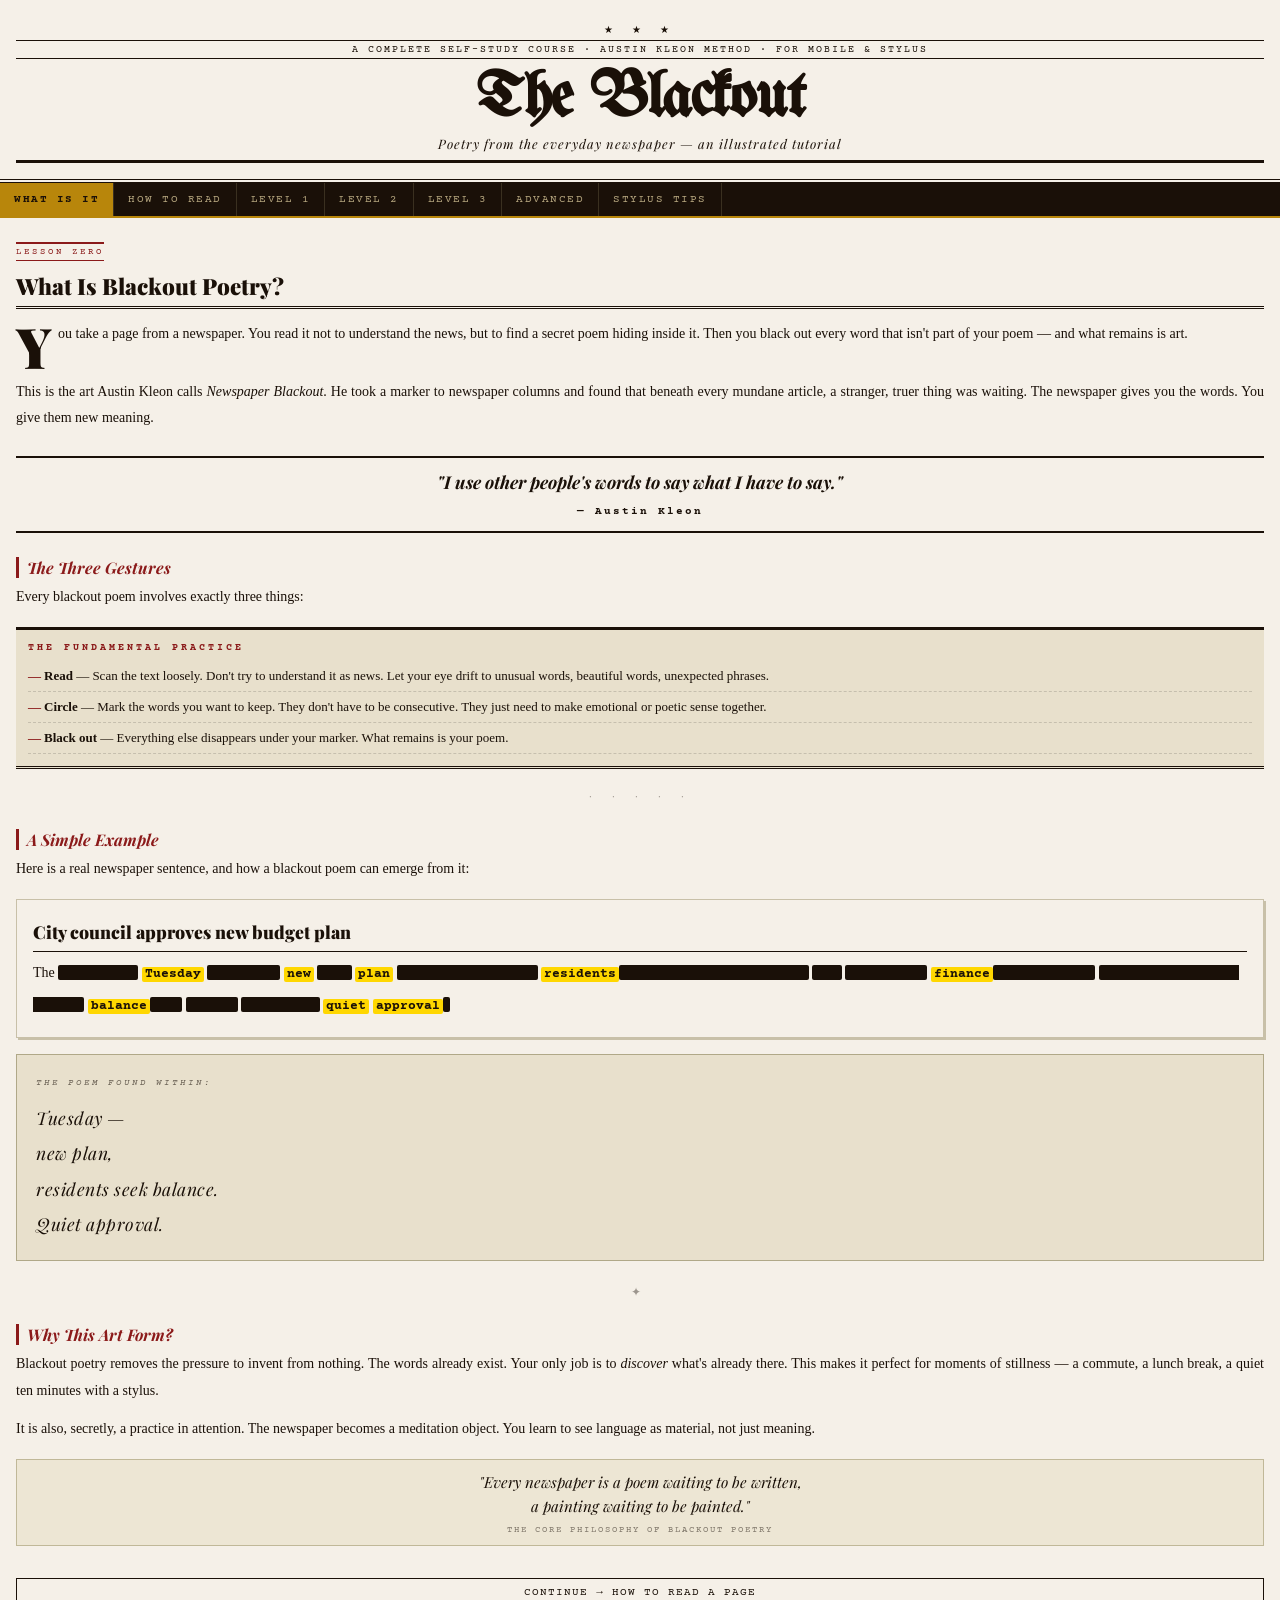
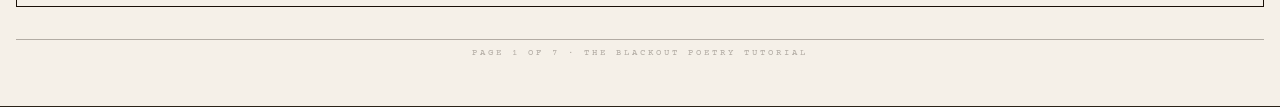
<file: blackout_poetry_tutorial.html>
<!DOCTYPE html>
<html lang="en">
<head>
<meta charset="UTF-8">
<meta name="viewport" content="width=device-width, initial-scale=1.0, maximum-scale=1.0, user-scalable=no">
<title>Blackout Poetry — A Tutorial</title>
<link href="https://fonts.googleapis.com/css2?family=UnifrakturMaguntia&family=Playfair+Display:ital,wght@0,400;0,700;0,900;1,400;1,700&family=IM+Fell+English:ital@0;1&family=Special+Elite&family=Courier+Prime:wght@400;700&display=swap" rel="stylesheet">
<style>
  *, *::before, *::after { box-sizing: border-box; margin: 0; padding: 0; }

  :root {
    --ink: #1a1008;
    --paper: #f5f0e8;
    --paper-dark: #e8e0cc;
    --paper-mid: #ede6d4;
    --red: #8b1a1a;
    --gold: #b8860b;
    --blacked: #1a1008;
    --selected-bg: #ffd700;
    --selected-text: #1a1008;
  }

  body {
    background: #2a2318;
    font-family: 'Special Elite', monospace;
    color: var(--ink);
    min-height: 100vh;
    padding: 0;
    overflow-x: hidden;
  }

  /* NEWSPAPER HEADER */
  .masthead {
    background: var(--paper);
    border-bottom: 4px double var(--ink);
    padding: 1.5rem 1rem 1rem;
    text-align: center;
    position: relative;
  }

  .masthead::before {
    content: '★ ★ ★';
    display: block;
    font-size: 10px;
    letter-spacing: 8px;
    color: var(--ink);
    margin-bottom: 4px;
  }

  .masthead-date {
    font-size: 10px;
    font-family: 'Courier Prime', monospace;
    letter-spacing: 2px;
    text-transform: uppercase;
    border-top: 1px solid var(--ink);
    border-bottom: 1px solid var(--ink);
    padding: 3px 0;
    margin-bottom: 8px;
  }

  .masthead h1 {
    font-family: 'UnifrakturMaguntia', serif;
    font-size: clamp(2.2rem, 8vw, 4rem);
    line-height: 1;
    color: var(--ink);
    letter-spacing: -1px;
  }

  .masthead-sub {
    font-family: 'Playfair Display', serif;
    font-style: italic;
    font-size: 13px;
    color: var(--ink);
    margin-top: 4px;
    letter-spacing: 1px;
  }

  .masthead-rule {
    border: none;
    border-top: 3px solid var(--ink);
    margin: 8px 0 0;
  }

  /* NAV TABS */
  .nav-bar {
    background: var(--ink);
    display: flex;
    overflow-x: auto;
    scrollbar-width: none;
    -ms-overflow-style: none;
    border-bottom: 2px solid var(--gold);
    position: sticky;
    top: 0;
    z-index: 100;
  }
  .nav-bar::-webkit-scrollbar { display: none; }

  .nav-tab {
    flex: 0 0 auto;
    padding: 10px 14px;
    color: #b8a880;
    font-family: 'Courier Prime', monospace;
    font-size: 11px;
    letter-spacing: 1.5px;
    text-transform: uppercase;
    cursor: pointer;
    white-space: nowrap;
    border-right: 1px solid #3a3020;
    transition: all 0.2s;
    -webkit-tap-highlight-color: transparent;
    user-select: none;
  }
  .nav-tab.active {
    background: var(--gold);
    color: var(--ink);
    font-weight: 700;
  }
  .nav-tab:hover:not(.active) { background: #3a3020; }

  /* SECTIONS */
  .section {
    display: none;
    background: var(--paper);
    min-height: calc(100vh - 140px);
    padding: 1.5rem 1rem 3rem;
    animation: fadeIn 0.3s ease;
  }
  .section.active { display: block; }

  @keyframes fadeIn { from { opacity: 0; transform: translateY(6px); } to { opacity: 1; transform: translateY(0); } }

  /* TYPOGRAPHY */
  .section-eyebrow {
    font-family: 'Courier Prime', monospace;
    font-size: 9px;
    letter-spacing: 3px;
    text-transform: uppercase;
    color: var(--red);
    border-top: 2px solid var(--red);
    border-bottom: 1px solid var(--red);
    padding: 3px 0;
    margin-bottom: 12px;
    display: inline-block;
  }

  .drop-cap-intro {
    font-family: 'IM Fell English', serif;
    font-size: 15px;
    line-height: 1.8;
    color: var(--ink);
    column-count: 1;
  }

  .drop-cap-intro::first-letter {
    font-family: 'Playfair Display', serif;
    font-size: 4em;
    font-weight: 900;
    float: left;
    line-height: 0.75;
    margin: 4px 6px 0 0;
    color: var(--ink);
  }

  h2.column-head {
    font-family: 'Playfair Display', serif;
    font-size: 1.4rem;
    font-weight: 900;
    border-bottom: 3px double var(--ink);
    padding-bottom: 6px;
    margin-bottom: 12px;
    line-height: 1.2;
  }

  h3.sub-head {
    font-family: 'Playfair Display', serif;
    font-size: 1rem;
    font-weight: 700;
    font-style: italic;
    margin: 1.2rem 0 6px;
    border-left: 3px solid var(--red);
    padding-left: 8px;
    color: var(--red);
  }

  p.body-text {
    font-family: 'IM Fell English', serif;
    font-size: 14px;
    line-height: 1.9;
    margin-bottom: 12px;
    text-align: justify;
  }

  .pull-quote {
    font-family: 'Playfair Display', serif;
    font-size: 1.1rem;
    font-style: italic;
    font-weight: 700;
    text-align: center;
    border-top: 2px solid var(--ink);
    border-bottom: 2px solid var(--ink);
    padding: 12px 8px;
    margin: 1.5rem 0;
    line-height: 1.4;
    color: var(--ink);
  }

  /* RULE DIVIDERS */
  .rule-stars {
    text-align: center;
    font-size: 12px;
    letter-spacing: 8px;
    margin: 1.5rem 0;
    color: var(--ink);
    opacity: 0.4;
  }

  /* LEVEL BADGES */
  .level-badge {
    display: inline-block;
    padding: 2px 10px;
    font-family: 'Courier Prime', monospace;
    font-size: 9px;
    letter-spacing: 2px;
    text-transform: uppercase;
    border: 1px solid;
    margin-bottom: 12px;
  }
  .badge-beginner { color: #2a6000; border-color: #2a6000; background: #f0f7e6; }
  .badge-intermediate { color: #6b4500; border-color: #6b4500; background: #fff8e6; }
  .badge-advanced { color: var(--red); border-color: var(--red); background: #fdf0f0; }

  /* NEWSPAPER ARTICLE DEMO */
  .newspaper-demo {
    background: var(--paper);
    border: 1px solid #c8c0a8;
    padding: 1rem;
    font-family: 'IM Fell English', serif;
    font-size: 13px;
    line-height: 1.8;
    position: relative;
    margin: 1rem 0;
    box-shadow: 2px 2px 0 #c8c0a8;
  }

  .newspaper-demo .demo-headline {
    font-family: 'Playfair Display', serif;
    font-weight: 900;
    font-size: 1.1rem;
    margin-bottom: 6px;
    border-bottom: 1px solid var(--ink);
    padding-bottom: 4px;
  }

  /* BLACKED OUT WORDS - static demo */
  .blacked {
    background: var(--blacked);
    color: transparent;
    border-radius: 2px;
    padding: 0 2px;
    display: inline;
  }

  .kept {
    font-family: 'Courier Prime', monospace;
    font-weight: 700;
    font-size: 0.95em;
    background: var(--selected-bg);
    color: var(--selected-text);
    padding: 0 3px;
    border-radius: 2px;
    display: inline;
  }

  /* INTERACTIVE EXERCISE */
  .exercise-wrapper {
    margin: 1.5rem 0;
  }

  .exercise-label {
    font-family: 'Courier Prime', monospace;
    font-size: 10px;
    letter-spacing: 3px;
    text-transform: uppercase;
    color: var(--red);
    margin-bottom: 8px;
    display: flex;
    align-items: center;
    gap: 8px;
  }
  .exercise-label::after {
    content: '';
    flex: 1;
    height: 1px;
    background: var(--red);
    opacity: 0.4;
  }

  .article-text {
    background: var(--paper);
    border: 1px solid #c0b898;
    padding: 1.2rem;
    font-family: 'IM Fell English', serif;
    font-size: 15px;
    line-height: 2.1;
    position: relative;
    box-shadow: inset 0 0 20px rgba(0,0,0,0.03);
    cursor: default;
    -webkit-user-select: none;
    user-select: none;
  }

  .article-text .art-headline {
    font-family: 'Playfair Display', serif;
    font-weight: 900;
    font-size: 1.05rem;
    border-bottom: 2px solid var(--ink);
    padding-bottom: 6px;
    margin-bottom: 10px;
    display: block;
    cursor: default;
    -webkit-user-select: none;
    user-select: none;
  }

  .word {
    display: inline-block;
    padding: 2px 3px;
    border-radius: 3px;
    cursor: pointer;
    transition: background 0.15s, transform 0.1s;
    -webkit-tap-highlight-color: transparent;
    touch-action: manipulation;
    position: relative;
    line-height: 1.6;
  }

  .word:hover { background: rgba(184, 134, 11, 0.2); }

  .word.selected {
    background: var(--selected-bg);
    color: var(--selected-text);
    font-weight: 700;
    font-family: 'Courier Prime', monospace;
  }

  .word.blacked-out {
    background: var(--blacked);
    color: transparent;
    cursor: default;
    border-radius: 2px;
  }

  /* PREVIEW POEM */
  .poem-preview {
    background: var(--paper-dark);
    border: 1px solid #b0a888;
    padding: 1.2rem;
    margin-top: 12px;
    min-height: 80px;
    font-family: 'Playfair Display', serif;
    font-style: italic;
    font-size: 1.1rem;
    line-height: 2;
    color: var(--ink);
    letter-spacing: 0.5px;
  }

  .poem-preview-label {
    font-family: 'Courier Prime', monospace;
    font-size: 9px;
    letter-spacing: 3px;
    text-transform: uppercase;
    color: var(--ink);
    opacity: 0.6;
    margin-bottom: 8px;
    display: block;
  }

  .poem-preview-empty {
    font-family: 'IM Fell English', serif;
    font-style: italic;
    font-size: 13px;
    color: var(--ink);
    opacity: 0.4;
    text-align: center;
    padding: 12px 0;
  }

  /* TOOLBAR */
  .toolbar {
    display: flex;
    gap: 8px;
    margin: 10px 0;
    flex-wrap: wrap;
  }

  .btn {
    font-family: 'Courier Prime', monospace;
    font-size: 11px;
    letter-spacing: 1px;
    text-transform: uppercase;
    padding: 7px 14px;
    border: 1.5px solid var(--ink);
    background: transparent;
    color: var(--ink);
    cursor: pointer;
    -webkit-tap-highlight-color: transparent;
    touch-action: manipulation;
    transition: all 0.15s;
  }
  .btn:hover, .btn:active { background: var(--ink); color: var(--paper); }

  .btn-blackout {
    border-color: var(--blacked);
    color: var(--blacked);
  }
  .btn-blackout:hover, .btn-blackout:active {
    background: var(--blacked);
    color: var(--paper);
  }

  .btn-keep {
    border-color: var(--gold);
    color: var(--gold);
  }
  .btn-keep:hover, .btn-keep:active {
    background: var(--gold);
    color: var(--ink);
  }

  .btn-reset {
    border-color: var(--red);
    color: var(--red);
    font-size: 10px;
  }
  .btn-reset:hover, .btn-reset:active {
    background: var(--red);
    color: var(--paper);
  }

  .btn-blackout-all {
    border-color: var(--blacked);
    color: var(--blacked);
    background: transparent;
    flex: 1;
    text-align: center;
  }

  /* MODE INDICATOR */
  .mode-indicator {
    display: flex;
    align-items: center;
    gap: 6px;
    font-family: 'Courier Prime', monospace;
    font-size: 10px;
    letter-spacing: 1.5px;
    text-transform: uppercase;
    color: var(--ink);
    padding: 5px 0;
  }

  .mode-dot {
    width: 8px;
    height: 8px;
    border-radius: 50%;
    background: var(--gold);
    flex-shrink: 0;
  }
  .mode-dot.blackout-mode { background: var(--blacked); }

  /* INSTRUCTION BOX */
  .instruction-box {
    border: 1px solid var(--gold);
    padding: 10px 12px;
    margin: 10px 0;
    background: linear-gradient(135deg, #fffef0 0%, #fdf8e4 100%);
    font-family: 'IM Fell English', serif;
    font-size: 13px;
    line-height: 1.7;
  }

  .instruction-box strong {
    font-family: 'Courier Prime', monospace;
    font-size: 11px;
    letter-spacing: 1px;
    text-transform: uppercase;
    display: block;
    margin-bottom: 4px;
    color: var(--gold);
  }

  /* REVEAL ANSWER BTN */
  .reveal-btn {
    font-family: 'Courier Prime', monospace;
    font-size: 10px;
    letter-spacing: 2px;
    text-transform: uppercase;
    padding: 6px 16px;
    border: 1px dashed var(--ink);
    background: transparent;
    color: var(--ink);
    cursor: pointer;
    opacity: 0.6;
    margin-top: 8px;
    -webkit-tap-highlight-color: transparent;
    width: 100%;
  }
  .reveal-btn:hover { opacity: 1; background: var(--paper-dark); }

  .answer-reveal {
    display: none;
    margin-top: 10px;
    border-left: 3px solid var(--gold);
    padding: 8px 12px;
    font-family: 'Playfair Display', serif;
    font-style: italic;
    font-size: 1.05rem;
    line-height: 1.9;
    color: var(--ink);
    background: var(--paper-mid);
  }
  .answer-reveal.shown { display: block; }

  .answer-title {
    font-family: 'Courier Prime', monospace;
    font-size: 9px;
    letter-spacing: 3px;
    text-transform: uppercase;
    color: var(--ink);
    opacity: 0.6;
    display: block;
    margin-bottom: 6px;
    font-style: normal;
  }

  /* RULES & TIPS */
  .tip-box {
    background: var(--paper-dark);
    border-top: 3px solid var(--ink);
    border-bottom: 3px double var(--ink);
    padding: 12px;
    margin: 1rem 0;
  }

  .tip-box h4 {
    font-family: 'Courier Prime', monospace;
    font-size: 10px;
    letter-spacing: 3px;
    text-transform: uppercase;
    margin-bottom: 8px;
    color: var(--red);
  }

  .tip-list {
    list-style: none;
    padding: 0;
  }

  .tip-list li {
    font-family: 'IM Fell English', serif;
    font-size: 13px;
    line-height: 1.7;
    padding: 4px 0;
    border-bottom: 1px dashed rgba(0,0,0,0.15);
    padding-left: 16px;
    position: relative;
  }
  .tip-list li::before {
    content: '—';
    position: absolute;
    left: 0;
    color: var(--red);
    font-weight: bold;
  }

  /* LEVEL PROGRESS */
  .level-progress {
    display: flex;
    gap: 6px;
    margin: 1rem 0;
    flex-wrap: wrap;
  }

  .level-pip {
    flex: 1;
    min-width: 60px;
    padding: 8px 4px;
    text-align: center;
    border: 1px solid #c0b898;
    font-family: 'Courier Prime', monospace;
    font-size: 9px;
    letter-spacing: 1px;
    text-transform: uppercase;
    cursor: pointer;
    -webkit-tap-highlight-color: transparent;
    background: var(--paper-dark);
    color: var(--ink);
    opacity: 0.5;
    transition: all 0.2s;
  }
  .level-pip.unlocked { opacity: 1; }
  .level-pip.current { background: var(--ink); color: var(--paper); opacity: 1; border-color: var(--ink); }
  .level-pip.done { background: var(--gold); color: var(--ink); opacity: 1; border-color: var(--gold); }

  /* PHOTO / VISUAL ASIDE */
  .aside-box {
    border: 1px solid #c0b898;
    padding: 10px;
    margin: 1rem 0;
    text-align: center;
    background: var(--paper-mid);
  }

  .aside-box .aside-caption {
    font-family: 'Courier Prime', monospace;
    font-size: 9px;
    letter-spacing: 2px;
    text-transform: uppercase;
    opacity: 0.5;
    margin-top: 6px;
    display: block;
  }

  /* BLACKOUT ART DEMO STATIC */
  .static-poem-display {
    background: var(--paper);
    border: 1px solid #c0b898;
    padding: 1rem;
    font-family: 'IM Fell English', serif;
    font-size: 14px;
    line-height: 2.2;
    box-shadow: 2px 2px 0 #c0b898;
    position: relative;
    overflow: hidden;
  }

  /* TECHNIQUE TAGS */
  .tech-tag {
    display: inline-block;
    border: 1px solid var(--ink);
    padding: 2px 8px;
    font-family: 'Courier Prime', monospace;
    font-size: 9px;
    letter-spacing: 2px;
    text-transform: uppercase;
    margin: 2px 3px 2px 0;
    background: var(--paper-dark);
  }

  /* HORIZONTAL RULE */
  .deco-rule {
    display: flex;
    align-items: center;
    gap: 8px;
    margin: 1.5rem 0;
    opacity: 0.3;
    font-size: 10px;
    letter-spacing: 4px;
  }
  .deco-rule::before, .deco-rule::after {
    content: '';
    flex: 1;
    height: 1px;
    background: var(--ink);
  }

  /* SCORE / FEEDBACK */
  .feedback-box {
    padding: 10px 12px;
    margin: 8px 0;
    font-family: 'IM Fell English', serif;
    font-size: 14px;
    line-height: 1.7;
    display: none;
    border-left: 4px solid;
  }
  .feedback-box.show { display: block; }
  .feedback-box.good { border-color: #2a6000; background: #f0f7e6; color: #1a4000; }
  .feedback-box.ok { border-color: var(--gold); background: #fff8e6; color: #5a3500; }
  .feedback-box.tip { border-color: var(--red); background: #fdf0f0; color: var(--red); }

  /* COUNTER */
  .word-counter {
    font-family: 'Courier Prime', monospace;
    font-size: 10px;
    color: var(--ink);
    opacity: 0.6;
    text-align: right;
    margin-top: 4px;
  }

  /* PUNCTUATION / not-selectable */
  .punct {
    pointer-events: none;
    font-family: 'IM Fell English', serif;
  }

  /* ADV techniques */
  .technique-card {
    border: 1px solid #c0b898;
    padding: 12px;
    margin: 12px 0;
    background: var(--paper);
    box-shadow: 2px 2px 0 #c0b898;
  }
  .technique-card h4 {
    font-family: 'Playfair Display', serif;
    font-size: 1rem;
    font-weight: 700;
    margin-bottom: 6px;
    border-bottom: 1px solid var(--ink);
    padding-bottom: 4px;
  }

  /* Sticky toolbar on mobile */
  .sticky-tools {
    position: sticky;
    bottom: 0;
    background: var(--paper);
    border-top: 2px solid var(--ink);
    padding: 8px;
    margin: 0 -1rem -3rem;
    z-index: 50;
  }

  /* Kolkata-style column rules */
  .two-col {
    display: grid;
    grid-template-columns: 1fr;
    gap: 1rem;
  }

  .col-divider {
    border-top: 1px solid var(--ink);
    margin: 1rem 0;
    opacity: 0.3;
  }

  /* Mode toggle */
  .mode-toggle {
    display: flex;
    border: 1.5px solid var(--ink);
    overflow: hidden;
    margin-bottom: 10px;
  }
  .mode-toggle button {
    flex: 1;
    padding: 8px 6px;
    font-family: 'Courier Prime', monospace;
    font-size: 10px;
    letter-spacing: 1.5px;
    text-transform: uppercase;
    border: none;
    background: transparent;
    cursor: pointer;
    -webkit-tap-highlight-color: transparent;
    transition: all 0.15s;
    color: var(--ink);
  }
  .mode-toggle button.active {
    background: var(--ink);
    color: var(--paper);
  }
  .mode-toggle button:first-child {
    border-right: 1px solid var(--ink);
  }

  /* Page number footer */
  .section-footer {
    text-align: center;
    font-family: 'Courier Prime', monospace;
    font-size: 9px;
    letter-spacing: 3px;
    opacity: 0.3;
    margin-top: 2rem;
    border-top: 1px solid var(--ink);
    padding-top: 8px;
    text-transform: uppercase;
  }

  /* Toast notification */
  .toast {
    position: fixed;
    bottom: 80px;
    left: 50%;
    transform: translateX(-50%) translateY(20px);
    background: var(--ink);
    color: var(--paper);
    padding: 8px 20px;
    font-family: 'Courier Prime', monospace;
    font-size: 11px;
    letter-spacing: 1.5px;
    text-transform: uppercase;
    opacity: 0;
    transition: all 0.3s;
    pointer-events: none;
    z-index: 999;
    white-space: nowrap;
  }
  .toast.show {
    opacity: 1;
    transform: translateX(-50%) translateY(0);
  }

  /* Scrollbar */
  ::-webkit-scrollbar { width: 4px; height: 4px; }
  ::-webkit-scrollbar-track { background: var(--paper-dark); }
  ::-webkit-scrollbar-thumb { background: var(--ink); opacity: 0.3; }
</style>
</head>
<body>

<div class="masthead">
  <div class="masthead-date">A Complete Self-Study Course · Austin Kleon Method · For Mobile & Stylus</div>
  <h1>The Blackout</h1>
  <div class="masthead-sub">Poetry from the everyday newspaper — an illustrated tutorial</div>
  <hr class="masthead-rule">
</div>

<nav class="nav-bar">
  <div class="nav-tab active" onclick="showSection('intro')">What Is It</div>
  <div class="nav-tab" onclick="showSection('howto')">How to Read</div>
  <div class="nav-tab" onclick="showSection('l1')">Level 1</div>
  <div class="nav-tab" onclick="showSection('l2')">Level 2</div>
  <div class="nav-tab" onclick="showSection('l3')">Level 3</div>
  <div class="nav-tab" onclick="showSection('advanced')">Advanced</div>
  <div class="nav-tab" onclick="showSection('stylus')">Stylus Tips</div>
</nav>

<div id="toast" class="toast"></div>

<!-- ==================== INTRO ==================== -->
<section id="intro" class="section active">
  <div class="section-eyebrow">Lesson Zero</div>
  <h2 class="column-head">What Is Blackout Poetry?</h2>

  <p class="body-text drop-cap-intro">
    You take a page from a newspaper. You read it not to understand the news, but to find a secret poem hiding inside it. Then you black out every word that isn't part of your poem — and what remains is art.
  </p>

  <p class="body-text">
    This is the art Austin Kleon calls <em>Newspaper Blackout</em>. He took a marker to newspaper columns and found that beneath every mundane article, a stranger, truer thing was waiting. The newspaper gives you the words. You give them new meaning.
  </p>

  <div class="pull-quote">
    "I use other people's words to say what I have to say."<br>
    <span style="font-size: 0.7rem; font-family: 'Courier Prime', monospace; letter-spacing: 2px; font-style: normal;">— Austin Kleon</span>
  </div>

  <h3 class="sub-head">The Three Gestures</h3>
  <p class="body-text">Every blackout poem involves exactly three things:</p>

  <div class="tip-box">
    <h4>The Fundamental Practice</h4>
    <ul class="tip-list">
      <li><strong>Read</strong> — Scan the text loosely. Don't try to understand it as news. Let your eye drift to unusual words, beautiful words, unexpected phrases.</li>
      <li><strong>Circle</strong> — Mark the words you want to keep. They don't have to be consecutive. They just need to make emotional or poetic sense together.</li>
      <li><strong>Black out</strong> — Everything else disappears under your marker. What remains is your poem.</li>
    </ul>
  </div>

  <div class="rule-stars">· · · · ·</div>

  <h3 class="sub-head">A Simple Example</h3>
  <p class="body-text">Here is a real newspaper sentence, and how a blackout poem can emerge from it:</p>

  <div class="newspaper-demo">
    <div class="demo-headline">City council approves new budget plan</div>
    <p style="font-family:'IM Fell English',serif; font-size:14px; line-height:2.2;">
      The <span class="blacked">council voted</span> <span class="kept">Tuesday</span> <span class="blacked">to approve a</span> <span class="kept">new</span> <span class="blacked">fiscal</span> <span class="kept">plan</span> <span class="blacked">that will affect nearly all</span> <span class="kept">residents</span><span class="blacked">, pending final approval from the</span> <span class="blacked">state</span> <span class="blacked">department of</span> <span class="kept">finance</span><span class="blacked">. Officials say the</span> <span class="blacked">changes are necessary to maintain</span> <span class="kept">balance</span><span class="blacked">. The</span> <span class="blacked">proposal</span> <span class="blacked">was met with</span> <span class="kept">quiet</span> <span class="kept">approval</span><span class="blacked">.</span>
    </p>
  </div>

  <div class="poem-preview">
    <span class="poem-preview-label">The poem found within:</span>
    Tuesday —<br>
    new plan,<br>
    residents seek balance.<br>
    Quiet approval.
  </div>

  <div class="rule-stars">✦</div>

  <h3 class="sub-head">Why This Art Form?</h3>
  <p class="body-text">
    Blackout poetry removes the pressure to invent from nothing. The words already exist. Your only job is to <em>discover</em> what's already there. This makes it perfect for moments of stillness — a commute, a lunch break, a quiet ten minutes with a stylus.
  </p>

  <p class="body-text">
    It is also, secretly, a practice in attention. The newspaper becomes a meditation object. You learn to see language as material, not just meaning.
  </p>

  <div class="aside-box">
    <div style="font-family:'Playfair Display',serif; font-size:0.95rem; font-style:italic; line-height:1.6; color:var(--ink);">
      "Every newspaper is a poem waiting to be written,<br>a painting waiting to be painted."
    </div>
    <span class="aside-caption">The Core Philosophy of Blackout Poetry</span>
  </div>

  <button class="btn" style="width:100%; margin-top:1rem;" onclick="showSection('howto')">Continue → How to Read a Page</button>

  <div class="section-footer">Page 1 of 7 · The Blackout Poetry Tutorial</div>
</section>

<!-- ==================== HOW TO READ ==================== -->
<section id="howto" class="section">
  <div class="section-eyebrow">Before You Begin</div>
  <h2 class="column-head">How to Read a Page for Poetry</h2>

  <p class="body-text drop-cap-intro">
    The single biggest mistake beginners make is reading the article. Don't. Reading for meaning activates the logical mind. You want the dreaming mind.
  </p>

  <h3 class="sub-head">The Four Reading Passes</h3>

  <div class="technique-card">
    <h4>Pass 1 · The Drift</h4>
    <p style="font-family:'IM Fell English',serif; font-size:14px; line-height:1.8;">Let your eyes move freely across the page. Don't follow sentences. Notice which words call to you — visually, emotionally, phonetically. Words that feel heavy. Words that feel strange.</p>
  </div>

  <div class="technique-card">
    <h4>Pass 2 · The Circle</h4>
    <p style="font-family:'IM Fell English',serif; font-size:14px; line-height:1.8;">Lightly circle or underline words that caught your eye. Do not think about whether they connect. Just collect. Aim for 8–15 words from a paragraph.</p>
  </div>

  <div class="technique-card">
    <h4>Pass 3 · The Bridge</h4>
    <p style="font-family:'IM Fell English',serif; font-size:14px; line-height:1.8;">Look at your collected words. Which ones want to be in the same poem? Is there a relationship — an emotion, an image, a tension? This is the editorial pass. Narrow your selection to 4–8 words that feel like they belong together.</p>
  </div>

  <div class="technique-card">
    <h4>Pass 4 · The Black</h4>
    <p style="font-family:'IM Fell English',serif; font-size:14px; line-height:1.8;">Everything else goes dark. You don't have to be perfect. The blacking out is part of the artwork. The physical act of erasure is the poem's other half.</p>
  </div>

  <div class="rule-stars">· · ·</div>

  <h3 class="sub-head">What Makes a Good Blackout Poem?</h3>

  <div class="tip-box">
    <h4>The Unwritten Rules</h4>
    <ul class="tip-list">
      <li>Words must stay in their <strong>original order</strong> from left to right, top to bottom</li>
      <li>You cannot add new words — only subtract</li>
      <li>The remaining words should create an image, emotion, or idea that the article never intended</li>
      <li>Tension between the poem's meaning and the article's meaning is a bonus, not a problem</li>
      <li>Short is almost always better. 3–8 words often makes a stronger poem than 20</li>
    </ul>
  </div>

  <div class="pull-quote">
    The best blackout poems feel like something that was always there,<br>waiting to be uncovered.
  </div>

  <h3 class="sub-head">What to Look For</h3>

  <p class="body-text">Train your eye to find these word types in any newspaper text:</p>

  <div style="display:flex; flex-wrap:wrap; gap:6px; margin: 8px 0 16px;">
    <span class="tech-tag">verbs of motion</span>
    <span class="tech-tag">colour words</span>
    <span class="tech-tag">body words</span>
    <span class="tech-tag">time words</span>
    <span class="tech-tag">nature words</span>
    <span class="tech-tag">silence / quiet</span>
    <span class="tech-tag">unexpected adjectives</span>
    <span class="tech-tag">names of places</span>
  </div>

  <p class="body-text">These word-types carry emotional weight even when removed from context. A verb like <em>vanish</em> or a noun like <em>dusk</em> does its own work even alone.</p>

  <button class="btn" style="width:100%; margin-top:1rem;" onclick="showSection('l1')">Begin Level 1 →</button>

  <div class="section-footer">Page 2 of 7 · The Blackout Poetry Tutorial</div>
</section>

<!-- ==================== LEVEL 1 ==================== -->
<section id="l1" class="section">
  <div class="section-eyebrow">Exercise</div>
  <span class="level-badge badge-beginner">Level 1 · Beginner</span>
  <h2 class="column-head">Finding the Poem Inside</h2>

  <p class="body-text">
    In this first exercise, the <strong>kept words are already highlighted</strong> for you. Your only task is to <strong>black out everything else</strong>. Tap or click on non-highlighted words to black them out.
  </p>
  <p class="body-text" style="margin-bottom:4px;">
    This trains your hand to do the blackout gesture and lets you feel how a poem emerges from the surrounding darkness.
  </p>

  <div class="instruction-box">
    <strong>Your Task</strong>
    The gold words are your poem. Black out everything else. When you've blacked out all the remaining words, your poem will be revealed.
  </div>

  <div class="exercise-wrapper">
    <div class="exercise-label">Article excerpt · tap non-gold words to black them out</div>

    <div class="article-text" id="l1-text">
      <span class="art-headline" id="l1-hl">Morning commuters face delays on Western line</span>
    </div>

    <div class="mode-indicator">
      <div class="mode-dot" id="l1-dot"></div>
      <span id="l1-mode-label">Tap any non-gold word to black it out</span>
    </div>

    <div class="word-counter" id="l1-counter">Words remaining to black out: <span id="l1-remaining">0</span></div>

    <div class="toolbar">
      <button class="btn btn-blackout-all" onclick="blackoutAllRemaining('l1')">Black Out All Remaining</button>
      <button class="btn btn-reset" onclick="resetExercise('l1')">Reset</button>
    </div>

    <div class="poem-preview" id="l1-poem">
      <span class="poem-preview-label">Your poem:</span>
      <div id="l1-poem-text" class="poem-preview-empty">Black out the surrounding words to reveal the poem...</div>
    </div>

    <div class="feedback-box" id="l1-feedback"></div>
  </div>

  <div class="deco-rule">✦</div>

  <h3 class="sub-head">What You're Learning</h3>
  <p class="body-text">
    Notice how the meaning shifts. The article was about train delays — frustration, infrastructure, bureaucracy. The poem that emerges from it is something entirely different. The blacking-out is an act of <em>translation</em>.
  </p>

  <div class="tip-box">
    <h4>Beginner Insight</h4>
    <ul class="tip-list">
      <li>The poem doesn't have to relate to the article's subject at all</li>
      <li>In fact, the best poems often <em>contradict</em> the article's emotional register</li>
      <li>An article about war can yield a poem about tenderness</li>
      <li>An article about economics can yield a poem about rain</li>
    </ul>
  </div>

  <button class="btn" style="width:100%; margin-top:1rem;" onclick="showSection('l2')">Continue to Level 2 →</button>
  <div class="section-footer">Page 3 of 7 · The Blackout Poetry Tutorial</div>
</section>

<!-- ==================== LEVEL 2 ==================== -->
<section id="l2" class="section">
  <div class="section-eyebrow">Exercise</div>
  <span class="level-badge badge-intermediate">Level 2 · Intermediate</span>
  <h2 class="column-head">Choose Your Own Words</h2>

  <p class="body-text">
    Now you make the selections. Read the excerpt below and <strong>tap the words you want to keep</strong> for your poem. Then black out everything else. There's no single right answer — the poem you find will be yours alone.
  </p>

  <div class="instruction-box">
    <strong>Your Task</strong>
    <strong style="color:var(--gold);">Step 1:</strong> Read the text loosely. Don't think too hard.<br>
    <strong style="color:var(--gold);">Step 2:</strong> Switch to Keep Mode and tap 4–8 words that call to you.<br>
    <strong style="color:var(--gold);">Step 3:</strong> Switch to Black Mode and erase everything else.<br>
    <strong style="color:var(--gold);">Step 4:</strong> Read your poem aloud.
  </div>

  <div class="exercise-wrapper">
    <div class="exercise-label">Article excerpt · Level 2</div>

    <div class="mode-toggle">
      <button id="l2-keep-btn" class="active" onclick="setMode('l2','keep')">✦ Keep Words</button>
      <button id="l2-black-btn" onclick="setMode('l2','black')">■ Black Out</button>
    </div>

    <div class="article-text" id="l2-text">
      <span class="art-headline" id="l2-hl">Fishermen report strange catch off coastal waters</span>
    </div>

    <div class="mode-indicator">
      <div class="mode-dot" id="l2-dot"></div>
      <span id="l2-mode-label">Keep Mode active — tap words to keep them</span>
    </div>

    <div class="word-counter" id="l2-counter">Words kept: <span id="l2-kept-count">0</span> · Words blacked: <span id="l2-blacked-count">0</span></div>

    <div class="toolbar">
      <button class="btn btn-reset" onclick="resetExercise('l2')">Reset All</button>
      <button class="btn btn-blackout-all" onclick="blackoutAllRemaining('l2')">Black Out Rest</button>
    </div>

    <div class="poem-preview" id="l2-poem">
      <span class="poem-preview-label">Your poem in progress:</span>
      <div id="l2-poem-text" class="poem-preview-empty">Select words to keep, then black out the rest...</div>
    </div>

    <div class="feedback-box" id="l2-feedback"></div>
  </div>

  <div class="deco-rule">✦</div>

  <h3 class="sub-head">Example Poem from This Text</h3>
  <button class="reveal-btn" onclick="toggleReveal('l2-reveal')">See one possible poem →</button>
  <div class="answer-reveal" id="l2-reveal">
    <span class="answer-title">One possible reading:</span>
    strange<br>waters —<br>the light<br>was rising<br>slowly.
    <div style="font-family:'Courier Prime',monospace; font-size:10px; letter-spacing:2px; margin-top:8px; opacity:0.6; font-style:normal;">Your poem may be entirely different. Both are correct.</div>
  </div>

  <button class="btn" style="width:100%; margin-top:1.5rem;" onclick="showSection('l3')">Continue to Level 3 →</button>
  <div class="section-footer">Page 4 of 7 · The Blackout Poetry Tutorial</div>
</section>

<!-- ==================== LEVEL 3 ==================== -->
<section id="l3" class="section">
  <div class="section-eyebrow">Exercise</div>
  <span class="level-badge badge-intermediate">Level 3 · Intermediate+</span>
  <h2 class="column-head">The Intentional Poem</h2>

  <p class="body-text">
    In Levels 1 and 2, you found whatever was there. Now you set an <em>intention</em> before you read. You will write a poem about a specific emotion or image — and then hunt for it inside the text.
  </p>

  <div class="instruction-box">
    <strong>Your Intent for This Exercise</strong>
    Write a poem about <strong>waiting</strong>. Look for words that evoke stillness, time passing, anticipation, absence. Ignore everything else in the text, no matter how interesting it seems.
  </div>

  <div class="exercise-wrapper">
    <div class="exercise-label">Article excerpt · Level 3 · Theme: Waiting</div>

    <div class="mode-toggle">
      <button id="l3-keep-btn" class="active" onclick="setMode('l3','keep')">✦ Keep</button>
      <button id="l3-black-btn" onclick="setMode('l3','black')">■ Black Out</button>
    </div>

    <div class="article-text" id="l3-text">
      <span class="art-headline" id="l3-hl">Hospital corridor sees longest queue in three years</span>
    </div>

    <div class="mode-indicator">
      <div class="mode-dot" id="l3-dot"></div>
      <span id="l3-mode-label">Keep Mode — hunt for words about waiting</span>
    </div>

    <div class="word-counter">Words kept: <span id="l3-kept-count">0</span> · Blacked: <span id="l3-blacked-count">0</span></div>

    <div class="toolbar">
      <button class="btn btn-reset" onclick="resetExercise('l3')">Reset</button>
      <button class="btn btn-blackout-all" onclick="blackoutAllRemaining('l3')">Black Out Rest</button>
    </div>

    <div class="poem-preview" id="l3-poem">
      <span class="poem-preview-label">Your waiting poem:</span>
      <div id="l3-poem-text" class="poem-preview-empty">Find words that speak of waiting...</div>
    </div>
  </div>

  <div class="deco-rule">✦</div>

  <h3 class="sub-head">Why Intention Matters</h3>
  <p class="body-text">
    Setting an intention before reading is a discipline borrowed from meditation. You are not passively receiving the text — you are actively hunting. This creates poems with a stronger internal coherence, because every word was chosen in service of a single feeling.
  </p>

  <button class="reveal-btn" onclick="toggleReveal('l3-reveal')">See an example waiting poem →</button>
  <div class="answer-reveal" id="l3-reveal">
    <span class="answer-title">Example intentional poem:</span>
    a long corridor —<br>
    hours pass,<br>
    names unspoken.<br>
    Everyone waiting<br>
    for something.
    <div style="font-family:'Courier Prime',monospace; font-size:10px; letter-spacing:2px; margin-top:8px; opacity:0.6; font-style:normal;">Notice how the poem contradicts the clinical tone of the article.</div>
  </div>

  <button class="btn" style="width:100%; margin-top:1.5rem;" onclick="showSection('advanced')">Continue to Advanced →</button>
  <div class="section-footer">Page 5 of 7 · The Blackout Poetry Tutorial</div>
</section>

<!-- ==================== ADVANCED ==================== -->
<section id="advanced" class="section">
  <div class="section-eyebrow">Mastery</div>
  <span class="level-badge badge-advanced">Level 4 · Advanced</span>
  <h2 class="column-head">Advanced Techniques</h2>

  <p class="body-text">
    The basics are mastered. Now you learn to push the form — to make poems that are more surprising, more resonant, more complex.
  </p>

  <div class="technique-card">
    <h4>1 · The Negative Space Poem</h4>
    <p style="font-family:'IM Fell English',serif; font-size:14px; line-height:1.8;">
      Instead of thinking about which words to keep, think about the <em>shape of the blacking out</em>. The black areas can form images — a tree, a figure, a window. The white words float inside a black landscape. This is the visual art dimension of blackout poetry.
    </p>
    <div style="margin-top:8px;">
      <span class="tech-tag">visual poetry</span>
      <span class="tech-tag">shape as meaning</span>
    </div>
  </div>

  <div class="technique-card">
    <h4>2 · The Contradiction Poem</h4>
    <p style="font-family:'IM Fell English',serif; font-size:14px; line-height:1.8;">
      Deliberately find words that contradict the article's emotional tone. A war report yields a love poem. An obituary yields a birth poem. A financial report yields a nature poem. The tension between article and poem creates irony without you having to write a single word of irony.
    </p>
    <div style="margin-top:8px;">
      <span class="tech-tag">irony</span>
      <span class="tech-tag">juxtaposition</span>
    </div>
  </div>

  <div class="technique-card">
    <h4>3 · The Found Title</h4>
    <p style="font-family:'IM Fell English',serif; font-size:14px; line-height:1.8;">
      Don't black out the headline. Use it, or part of it, as the title of your poem. This creates a second layer of meaning — the poem exists in dialogue with the headline above it.
    </p>
    <div style="margin-top:8px;">
      <span class="tech-tag">dialogue</span>
      <span class="tech-tag">layered meaning</span>
    </div>
  </div>

  <div class="technique-card">
    <h4>4 · The Serial Poem</h4>
    <p style="font-family:'IM Fell English',serif; font-size:14px; line-height:1.8;">
      Work the same article three times with three different intentions. You will get three entirely different poems. This teaches you that the poem is not <em>in</em> the text — it is in the relationship between the text and your attention.
    </p>
    <div style="margin-top:8px;">
      <span class="tech-tag">variation</span>
      <span class="tech-tag">subjectivity</span>
    </div>
  </div>

  <div class="technique-card">
    <h4>5 · The One-Word Poem</h4>
    <p style="font-family:'IM Fell English',serif; font-size:14px; line-height:1.8;">
      Find the single word in the entire article that carries the most weight when surrounded by complete blackout. A single word floating in a sea of black can be the most devastating poem. Try it — it's harder than it sounds.
    </p>
    <div style="margin-top:8px;">
      <span class="tech-tag">minimalism</span>
      <span class="tech-tag">weight of single words</span>
    </div>
  </div>

  <div class="rule-stars">✦ ✦ ✦</div>

  <h3 class="sub-head">Advanced Exercise · Free Form</h3>
  <p class="body-text">This is a longer article. No guidance. Find your poem by your own method now.</p>

  <div class="exercise-wrapper">
    <div class="exercise-label">Advanced exercise · no instructions</div>

    <div class="mode-toggle">
      <button id="adv-keep-btn" class="active" onclick="setMode('adv','keep')">✦ Keep</button>
      <button id="adv-black-btn" onclick="setMode('adv','black')">■ Black Out</button>
    </div>

    <div class="article-text" id="adv-text">
      <span class="art-headline" id="adv-hl">Scientists discover new species deep in old forest</span>
    </div>

    <div class="mode-indicator">
      <div class="mode-dot" id="adv-dot"></div>
      <span id="adv-mode-label">Your choice</span>
    </div>

    <div class="word-counter">Kept: <span id="adv-kept-count">0</span> · Blacked: <span id="adv-blacked-count">0</span></div>

    <div class="toolbar">
      <button class="btn btn-reset" onclick="resetExercise('adv')">Reset</button>
      <button class="btn btn-blackout-all" onclick="blackoutAllRemaining('adv')">Black Out Rest</button>
    </div>

    <div class="poem-preview" id="adv-poem">
      <span class="poem-preview-label">Your poem:</span>
      <div id="adv-poem-text" class="poem-preview-empty">No rules. Find your poem.</div>
    </div>
  </div>

  <div class="section-footer">Page 6 of 7 · The Blackout Poetry Tutorial</div>
</section>

<!-- ==================== STYLUS TIPS ==================== -->
<section id="stylus" class="section">
  <div class="section-eyebrow">For Mobile & Stylus Users</div>
  <h2 class="column-head">The Stylus Practice</h2>

  <p class="body-text drop-cap-intro">
    The physical act of blacking out — the hand moving across the page — is part of what makes this art form meditative. On mobile with a stylus, you can recreate this feeling precisely.
  </p>

  <h3 class="sub-head">Recommended Workflow on Mobile</h3>

  <div class="tip-box">
    <h4>The Three-App Method</h4>
    <ul class="tip-list">
      <li><strong>Source:</strong> Screenshot a newspaper page, or use a newspaper PDF app. Mumbai Mirror, The Hindu, Times of India — any broadsheet works.</li>
      <li><strong>Markup:</strong> Open the screenshot in your phone's native markup tool or an app like Noteshelf, GoodNotes, or even Samsung Notes. Use a thick black brush.</li>
      <li><strong>Preserve:</strong> Save the finished image. The poem lives in the artifact — the physical mark.</li>
    </ul>
  </div>

  <h3 class="sub-head">Stylus Settings That Work</h3>

  <div class="technique-card">
    <h4>Brush Type</h4>
    <p style="font-family:'IM Fell English',serif; font-size:14px; line-height:1.8;">Use a flat/chisel brush rather than a round pen. The flat brush mimics a real marker and creates the characteristic newspaper-blackout texture — thick horizontal strokes that feel like real ink on newsprint.</p>
  </div>

  <div class="technique-card">
    <h4>Colour</h4>
    <p style="font-family:'IM Fell English',serif; font-size:14px; line-height:1.8;">Pure black (#000000) is the classic. But try very dark navy (#0a0a2a) or dark brown-black (#1a1008) for a slightly warmer look that photographs better. Austin Kleon uses a black Sharpie — go for full opacity.</p>
  </div>

  <div class="technique-card">
    <h4>Size</h4>
    <p style="font-family:'IM Fell English',serif; font-size:14px; line-height:1.8;">Match your brush size to roughly 1.2× the line height of the newspaper text. This lets you black out an entire line in a single pass without accidentally covering the lines above and below.</p>
  </div>

  <div class="technique-card">
    <h4>Pressure Sensitivity</h4>
    <p style="font-family:'IM Fell English',serif; font-size:14px; line-height:1.8;">Turn it off for blacking out. You want consistent coverage. Save pressure sensitivity for the circling/underlining phase where you're just marking words lightly before committing.</p>
  </div>

  <div class="rule-stars">· · ·</div>

  <h3 class="sub-head">The Daily Practice</h3>
  <p class="body-text">
    Austin Kleon's original practice was simple: every day, one newspaper page. Not a poem a day — just one attempt. Most days nothing remarkable happens. But the practice builds a muscle for seeing language as material.
  </p>

  <div class="pull-quote">
    Five minutes a day.<br>One page.<br>No pressure for it to be good.
  </div>

  <h3 class="sub-head">Where to Find Text</h3>

  <div class="tip-box">
    <h4>Sources for Mumbai-Based Practice</h4>
    <ul class="tip-list">
      <li>The Hindu e-paper (PDF) — excellent long-form writing with poetic vocabulary</li>
      <li>Mumbai Mirror or Mid-Day — shorter, punchy sentences ideal for beginners</li>
      <li>Old issues from Archive.org — historical newspapers give unusual, dated language</li>
      <li>English translations of Marathi newspapers — the slightly formal translation voice creates interesting found language</li>
      <li>Annual reports and corporate press releases — deliberately dull, which makes discovered poems funnier and stranger</li>
    </ul>
  </div>

  <h3 class="sub-head">Taking It Further</h3>
  <p class="body-text">
    If you begin sharing your work: don't caption the poem with the article's subject. Let the poem stand alone. The viewer doesn't need to know it came from a budget report or a cricket score. The origin is yours to keep.
  </p>

  <div class="aside-box">
    <div style="font-family:'Playfair Display',serif; font-size:0.95rem; font-style:italic; line-height:1.7; color:var(--ink); text-align:left; padding:4px 0;">
      Recommended reading:<br>
      <span style="font-style:normal; font-family:'Courier Prime',monospace; font-size:12px;">Austin Kleon · <em>Newspaper Blackout</em> (2010)</span><br>
      <span style="font-style:normal; font-family:'Courier Prime',monospace; font-size:12px;">Austin Kleon · <em>Steal Like an Artist</em> (2012)</span><br>
      <span style="font-style:normal; font-family:'Courier Prime',monospace; font-size:12px;">Tom Phillips · <em>A Humument</em> (1973–2016)</span>
    </div>
    <span class="aside-caption">Further Reading</span>
  </div>

  <div class="deco-rule">✦</div>

  <div style="text-align:center; padding:1rem 0;">
    <div style="font-family:'UnifrakturMaguntia',serif; font-size:2rem; margin-bottom:6px;">The Blackout</div>
    <div style="font-family:'Courier Prime',monospace; font-size:9px; letter-spacing:3px; text-transform:uppercase; opacity:0.5;">End of Tutorial · Begin Your Practice</div>
  </div>

  <button class="btn" style="width:100%; margin-top:1rem;" onclick="showSection('l1')">← Return to Level 1</button>
  <div class="section-footer">Page 7 of 7 · The Blackout Poetry Tutorial</div>
</section>

<script>
const exercises = {
  l1: {
    mode: 'black',
    article: [
      { text: 'Thousands', kept: false, initial: false },
      { text: 'of', kept: false, initial: false },
      { text: 'commuters', kept: false, initial: false },
      { text: 'found', kept: true, initial: true },
      { text: 'themselves', kept: false, initial: false },
      { text: 'standing', kept: true, initial: true },
      { text: 'in', kept: false, initial: false },
      { text: 'silence', kept: true, initial: true },
      { text: 'on', kept: false, initial: false },
      { text: 'rain-soaked', kept: true, initial: true },
      { text: 'platforms', kept: false, initial: false },
      { text: 'this', kept: false, initial: false },
      { text: 'Tuesday', kept: false, initial: false },
      { text: 'morning', kept: true, initial: true },
      { text: 'after', kept: false, initial: false },
      { text: 'signal', kept: false, initial: false },
      { text: 'failures', kept: false, initial: false },
      { text: 'caused', kept: false, initial: false },
      { text: 'delays', kept: false, initial: false },
      { text: 'across', kept: false, initial: false },
      { text: 'all', kept: false, initial: false },
      { text: 'major', kept: false, initial: false },
      { text: 'lines.', kept: false, initial: false },
      { text: 'Passengers', kept: false, initial: false },
      { text: 'waited', kept: true, initial: true },
      { text: 'without', kept: false, initial: false },
      { text: 'announcement,', kept: false, initial: false },
      { text: 'watching', kept: true, initial: true },
      { text: 'the', kept: false, initial: false },
      { text: 'dark', kept: true, initial: true },
      { text: 'water', kept: false, initial: false },
      { text: 'collect', kept: false, initial: false },
      { text: 'on', kept: false, initial: false },
      { text: 'the', kept: false, initial: false },
      { text: 'tracks.', kept: false, initial: false },
      { text: 'No', kept: false, initial: false },
      { text: 'train', kept: false, initial: false },
      { text: 'was', kept: false, initial: false },
      { text: 'expected', kept: false, initial: false },
      { text: 'for', kept: false, initial: false },
      { text: 'another', kept: false, initial: false },
      { text: 'hour.', kept: false, initial: false }
    ],
    poem: ['found', 'standing', 'silence', 'rain-soaked', 'morning', 'waited', 'watching', 'dark']
  },

  l2: {
    mode: 'keep',
    article: [
      { text: 'An', kept: null }, { text: 'unusual', kept: null }, { text: 'catch', kept: null },
      { text: 'of', kept: null }, { text: 'pale', kept: null }, { text: 'fish', kept: null },
      { text: 'was', kept: null }, { text: 'reported', kept: null }, { text: 'by', kept: null },
      { text: 'local', kept: null }, { text: 'fishermen', kept: null }, { text: 'off', kept: null },
      { text: 'the', kept: null }, { text: 'coast', kept: null }, { text: 'early', kept: null },
      { text: 'Friday,', kept: null }, { text: 'the', kept: null }, { text: 'light', kept: null },
      { text: 'still', kept: null }, { text: 'grey', kept: null }, { text: 'and', kept: null },
      { text: 'the', kept: null }, { text: 'water', kept: null }, { text: 'cold.', kept: null },
      { text: 'The', kept: null }, { text: 'creatures', kept: null }, { text: 'were', kept: null },
      { text: 'unknown', kept: null }, { text: 'to', kept: null }, { text: 'the', kept: null },
      { text: 'men', kept: null }, { text: 'who', kept: null }, { text: 'pulled', kept: null },
      { text: 'them', kept: null }, { text: 'up,', kept: null }, { text: 'rising', kept: null },
      { text: 'slowly', kept: null }, { text: 'from', kept: null }, { text: 'somewhere', kept: null },
      { text: 'deep', kept: null }, { text: 'and', kept: null }, { text: 'dark.', kept: null },
      { text: 'Scientists', kept: null }, { text: 'have', kept: null }, { text: 'been', kept: null },
      { text: 'called', kept: null }, { text: 'to', kept: null }, { text: 'study', kept: null },
      { text: 'the', kept: null }, { text: 'find.', kept: null }
    ],
    poem: []
  },

  l3: {
    mode: 'keep',
    article: [
      { text: 'The', kept: null }, { text: 'corridor', kept: null }, { text: 'outside', kept: null },
      { text: 'Ward', kept: null }, { text: 'Seven', kept: null }, { text: 'stretched', kept: null },
      { text: 'long', kept: null }, { text: 'and', kept: null }, { text: 'white', kept: null },
      { text: 'under', kept: null }, { text: 'fluorescent', kept: null }, { text: 'light.', kept: null },
      { text: 'Families', kept: null }, { text: 'had', kept: null }, { text: 'been', kept: null },
      { text: 'waiting', kept: null }, { text: 'for', kept: null }, { text: 'hours,', kept: null },
      { text: 'some', kept: null }, { text: 'seated,', kept: null }, { text: 'some', kept: null },
      { text: 'pacing.', kept: null }, { text: 'A', kept: null }, { text: 'child', kept: null },
      { text: 'slept', kept: null }, { text: 'on', kept: null }, { text: 'a', kept: null },
      { text: 'bench,', kept: null }, { text: 'her', kept: null }, { text: 'breath', kept: null },
      { text: 'steady', kept: null }, { text: 'and', kept: null }, { text: 'even.', kept: null },
      { text: 'Nobody', kept: null }, { text: 'spoke.', kept: null }, { text: 'The', kept: null },
      { text: 'clock', kept: null }, { text: 'moved', kept: null }, { text: 'slowly.', kept: null },
      { text: 'Somewhere', kept: null }, { text: 'a', kept: null }, { text: 'door', kept: null },
      { text: 'opened', kept: null }, { text: 'and', kept: null }, { text: 'closed', kept: null },
      { text: 'without', kept: null }, { text: 'explanation.', kept: null }
    ],
    poem: []
  },

  adv: {
    mode: 'keep',
    article: [
      { text: 'Deep', kept: null }, { text: 'in', kept: null }, { text: 'the', kept: null },
      { text: 'oldest', kept: null }, { text: 'section', kept: null }, { text: 'of', kept: null },
      { text: 'the', kept: null }, { text: 'forest,', kept: null }, { text: 'where', kept: null },
      { text: 'the', kept: null }, { text: 'canopy', kept: null }, { text: 'closes', kept: null },
      { text: 'out', kept: null }, { text: 'the', kept: null }, { text: 'light,', kept: null },
      { text: 'a', kept: null }, { text: 'team', kept: null }, { text: 'of', kept: null },
      { text: 'researchers', kept: null }, { text: 'stumbled', kept: null }, { text: 'upon', kept: null },
      { text: 'something', kept: null }, { text: 'they', kept: null }, { text: 'could', kept: null },
      { text: 'not', kept: null }, { text: 'immediately', kept: null }, { text: 'name.', kept: null },
      { text: 'A', kept: null }, { text: 'small', kept: null }, { text: 'creature,', kept: null },
      { text: 'translucent', kept: null }, { text: 'and', kept: null }, { text: 'still,', kept: null },
      { text: 'rested', kept: null }, { text: 'on', kept: null }, { text: 'a', kept: null },
      { text: 'leaf', kept: null }, { text: 'the', kept: null }, { text: 'size', kept: null },
      { text: 'of', kept: null }, { text: 'a', kept: null }, { text: 'hand.', kept: null },
      { text: 'Its', kept: null }, { text: 'eyes', kept: null }, { text: 'were', kept: null },
      { text: 'open,', kept: null }, { text: 'watching', kept: null }, { text: 'them', kept: null },
      { text: 'without', kept: null }, { text: 'fear.', kept: null }, { text: 'They', kept: null },
      { text: 'photographed', kept: null }, { text: 'it', kept: null }, { text: 'in', kept: null },
      { text: 'silence', kept: null }, { text: 'and', kept: null }, { text: 'walked', kept: null },
      { text: 'back', kept: null }, { text: 'into', kept: null }, { text: 'the', kept: null },
      { text: 'dark.', kept: null }
    ],
    poem: []
  }
};

function buildExercise(id) {
  const ex = exercises[id];
  const container = document.getElementById(id + '-text');
  const headline = document.getElementById(id + '-hl');

  // Remove all words except headline
  const children = Array.from(container.children);
  children.forEach(c => { if(c !== headline) container.removeChild(c); });

  // Add space
  container.appendChild(document.createTextNode(' '));

  ex.article.forEach((wordObj, i) => {
    const span = document.createElement('span');
    span.className = 'word';
    span.textContent = wordObj.text;
    span.dataset.index = i;
    span.dataset.exid = id;

    if(id === 'l1') {
      if(wordObj.initial) {
        span.classList.add('selected');
      }
      span.onclick = () => l1WordClick(span, wordObj, id);
    } else {
      span.onclick = () => wordClick(span, wordObj, id);
    }
    container.appendChild(span);
    if(i < ex.article.length - 1) container.appendChild(document.createTextNode(' '));
  });
  updatePoem(id);
  updateCounter(id);
}

function l1WordClick(span, wordObj, id) {
  if(wordObj.initial) { showToast('Gold words are your poem — black out the rest!'); return; }
  if(!span.classList.contains('blacked-out')) {
    span.classList.add('blacked-out');
    wordObj.blacked = true;
    updatePoem(id);
    updateCounter(id);
    checkL1Complete();
  }
}

function checkL1Complete() {
  const ex = exercises.l1;
  const remaining = ex.article.filter(w => !w.initial && !w.blacked).length;
  if(remaining === 0) {
    const fb = document.getElementById('l1-feedback');
    fb.className = 'feedback-box good show';
    fb.innerHTML = '✦ &nbsp;You have found the poem. Read the gold words aloud — that is your blackout poem. Notice how the article was about frustration, but the poem is about something quieter.';
  }
}

function wordClick(span, wordObj, id) {
  const ex = exercises[id];
  if(ex.mode === 'keep') {
    if(span.classList.contains('blacked-out')) return;
    if(span.classList.contains('selected')) {
      span.classList.remove('selected');
      wordObj.kept = false;
    } else {
      span.classList.add('selected');
      wordObj.kept = true;
    }
  } else {
    if(span.classList.contains('selected')) {
      showToast('Kept words cannot be blacked out');
      return;
    }
    if(span.classList.contains('blacked-out')) {
      span.classList.remove('blacked-out');
      wordObj.blacked = false;
    } else {
      span.classList.add('blacked-out');
      wordObj.blacked = true;
    }
  }
  updatePoem(id);
  updateCounter(id);
}

function setMode(id, mode) {
  const ex = exercises[id];
  ex.mode = mode;
  const keepBtn = document.getElementById(id+'-keep-btn');
  const blackBtn = document.getElementById(id+'-black-btn');
  const dot = document.getElementById(id+'-dot');
  const label = document.getElementById(id+'-mode-label');
  if(mode === 'keep') {
    keepBtn.classList.add('active'); blackBtn.classList.remove('active');
    if(dot) dot.classList.remove('blackout-mode');
    if(label) label.textContent = 'Keep Mode — tap words to keep them';
  } else {
    blackBtn.classList.add('active'); keepBtn.classList.remove('active');
    if(dot) { dot.classList.add('blackout-mode'); }
    if(label) label.textContent = 'Black Out Mode — tap words to erase them';
  }
}

function updatePoem(id) {
  const ex = exercises[id];
  const poemEl = document.getElementById(id+'-poem-text');
  let words = [];
  if(id === 'l1') {
    words = ex.article.filter(w => w.initial).map(w => w.text.replace(/[.,!?;:]/g,''));
  } else {
    words = ex.article.filter(w => w.kept === true).map(w => w.text.replace(/[.,!?;:]/g,''));
  }
  if(words.length === 0) {
    poemEl.className = 'poem-preview-empty';
    if(id==='l1') poemEl.textContent = 'Black out the surrounding words to reveal the poem...';
    else if(id==='l3') poemEl.textContent = 'Find words that speak of waiting...';
    else poemEl.textContent = 'Select words to keep, then black out the rest...';
  } else {
    poemEl.className = '';
    // Format as poem with line breaks every 2-3 words
    let lines = [];
    let current = [];
    words.forEach((w,i) => {
      current.push(w);
      if(current.length >= 2 + (i%2) || i === words.length-1) {
        lines.push(current.join(' '));
        current = [];
      }
    });
    poemEl.innerHTML = lines.join('<br>');
  }
}

function updateCounter(id) {
  const ex = exercises[id];
  if(id === 'l1') {
    const rem = ex.article.filter(w => !w.initial && !w.blacked).length;
    const el = document.getElementById('l1-remaining');
    if(el) el.textContent = rem;
  } else {
    const kept = ex.article.filter(w => w.kept === true).length;
    const blacked = ex.article.filter(w => w.blacked === true || w.kept === false && w.kept !== null).length;
    const kEl = document.getElementById(id+'-kept-count');
    const bEl = document.getElementById(id+'-blacked-count');
    if(kEl) kEl.textContent = kept;
    if(bEl) bEl.textContent = ex.article.filter(w => w.blacked === true).length;
  }
}

function blackoutAllRemaining(id) {
  const ex = exercises[id];
  const container = document.getElementById(id+'-text');
  const spans = container.querySelectorAll('.word');
  spans.forEach(span => {
    const i = parseInt(span.dataset.index);
    const w = ex.article[i];
    if(id === 'l1') {
      if(!w.initial && !span.classList.contains('blacked-out')) {
        span.classList.add('blacked-out');
        w.blacked = true;
      }
    } else {
      if(!span.classList.contains('selected') && !span.classList.contains('blacked-out')) {
        span.classList.add('blacked-out');
        w.blacked = true;
      }
    }
  });
  updatePoem(id);
  updateCounter(id);
  if(id === 'l1') checkL1Complete();
  showToast('All remaining words blacked out');
}

function resetExercise(id) {
  const ex = exercises[id];
  if(id === 'l1') {
    ex.article.forEach(w => { w.blacked = false; });
  } else {
    ex.article.forEach(w => { w.kept = null; w.blacked = false; });
  }
  const fb = document.getElementById(id+'-feedback');
  if(fb) { fb.className = 'feedback-box'; fb.innerHTML = ''; }
  buildExercise(id);
  if(id !== 'l1') setMode(id, 'keep');
  showToast('Reset');
}

function toggleReveal(id) {
  const el = document.getElementById(id);
  el.classList.toggle('shown');
}

function showSection(id) {
  document.querySelectorAll('.section').forEach(s => s.classList.remove('active'));
  document.querySelectorAll('.nav-tab').forEach(t => t.classList.remove('active'));
  document.getElementById(id).classList.add('active');
  const tabs = document.querySelectorAll('.nav-tab');
  const sectionOrder = ['intro','howto','l1','l2','l3','advanced','stylus'];
  const idx = sectionOrder.indexOf(id);
  if(tabs[idx]) tabs[idx].classList.add('active');
  window.scrollTo(0, 0);
}

function showToast(msg) {
  const t = document.getElementById('toast');
  t.textContent = msg;
  t.classList.add('show');
  setTimeout(() => t.classList.remove('show'), 2000);
}

// Init all exercises on load
window.addEventListener('load', () => {
  ['l1','l2','l3','adv'].forEach(id => buildExercise(id));
});
</script>
</body>
</html>
</file>
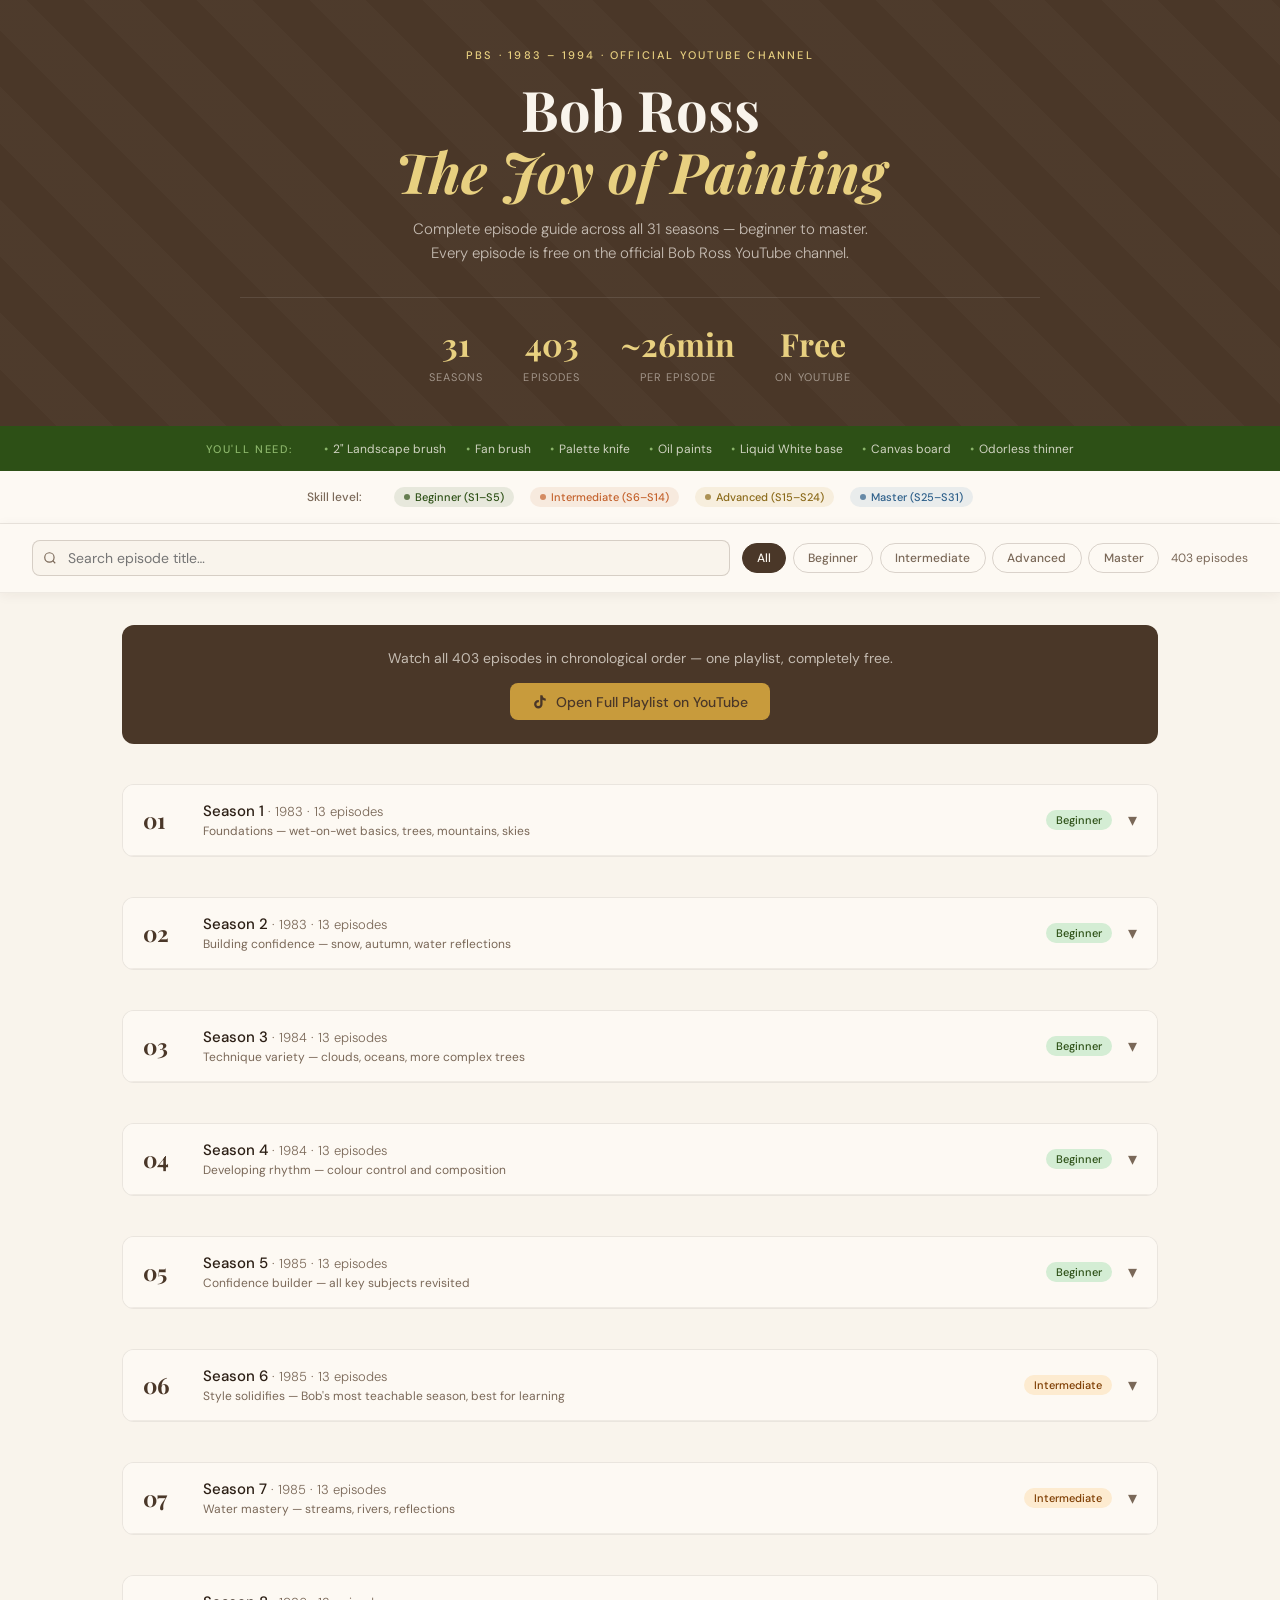
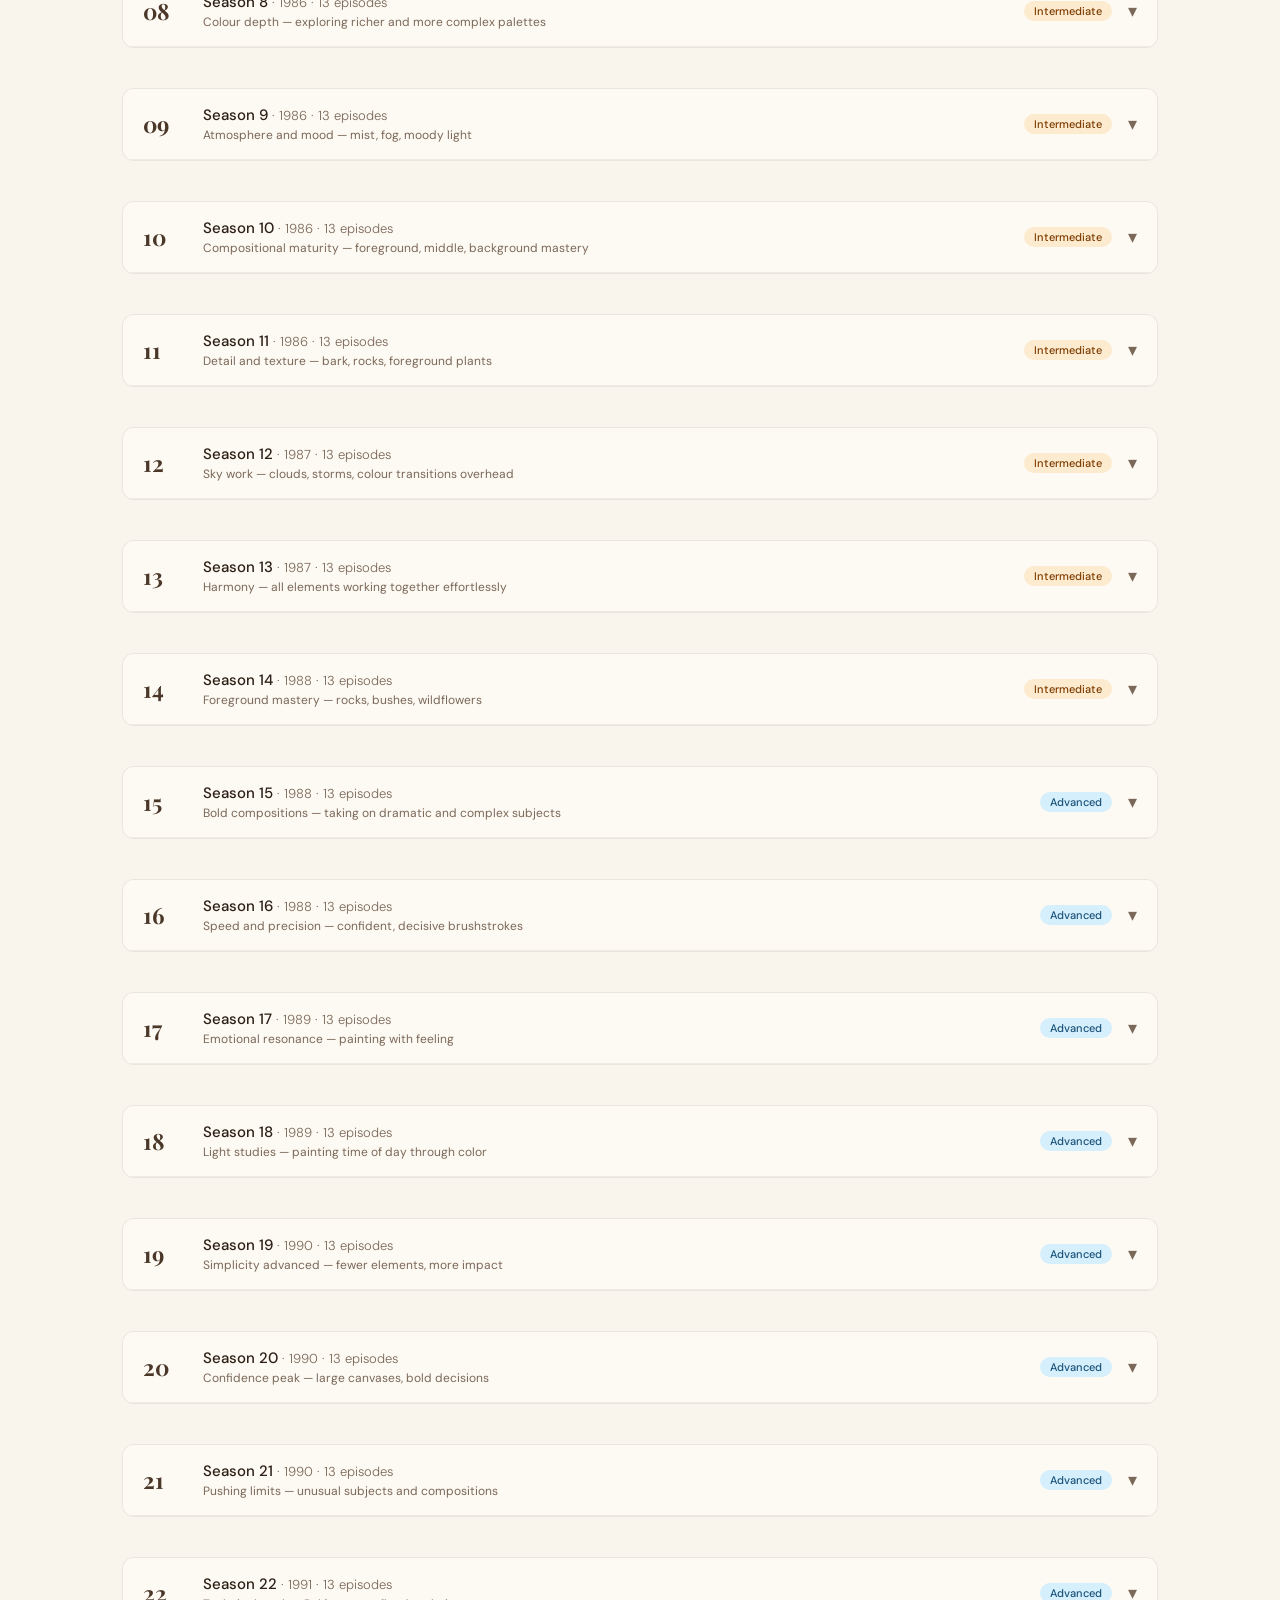
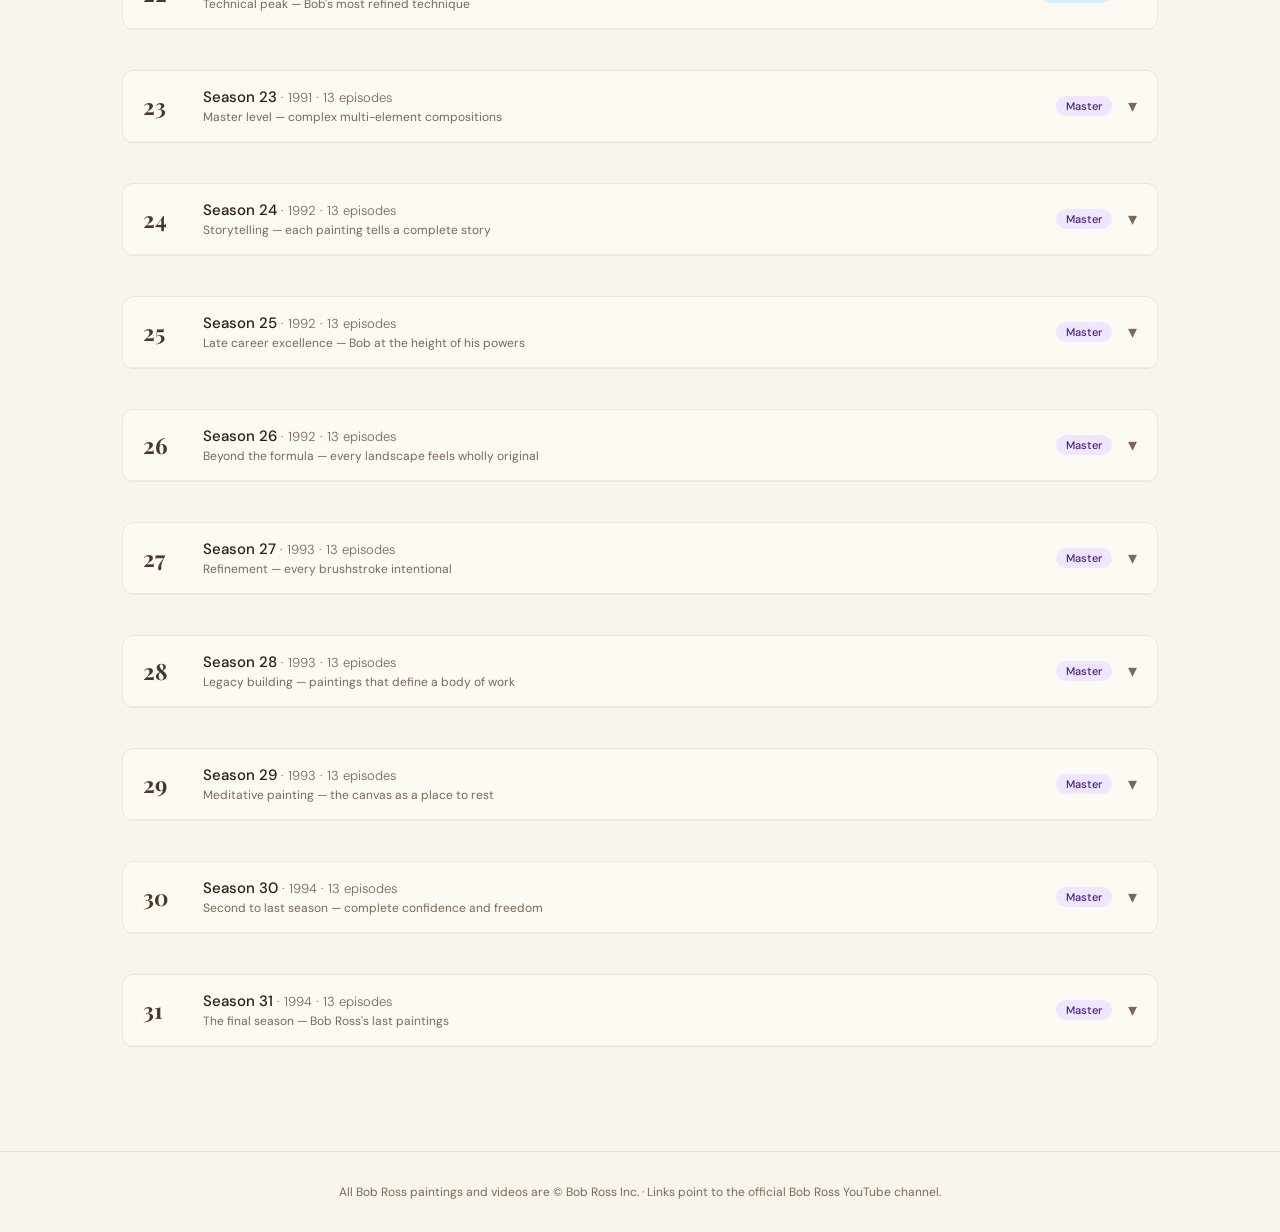
<file: bob_ross_complete_guide.html>
<!DOCTYPE html>
<html lang="en">
<head>
<meta charset="UTF-8">
<meta name="viewport" content="width=device-width, initial-scale=1.0">
<title>Bob Ross — The Joy of Painting: Complete Guide</title>
<link href="https://fonts.googleapis.com/css2?family=Playfair+Display:ital,wght@0,400;0,700;1,400&family=DM+Sans:wght@300;400;500&display=swap" rel="stylesheet">
<style>
  :root {
    --cream: #F9F4EC;
    --warm-white: #FDF9F3;
    --bark: #4A3728;
    --bark-light: #7A5C48;
    --forest: #2D5016;
    --forest-mid: #4A7C2A;
    --forest-light: #8BB56A;
    --sky: #5B89B4;
    --sky-light: #A8C8E8;
    --sunset: #C4622D;
    --sunset-light: #E8A882;
    --gold: #C89B3C;
    --gold-light: #E8D080;
    --snow: #E8EFF5;
    --text: #2C1F15;
    --text-muted: #7A6858;
  }

  * { box-sizing: border-box; margin: 0; padding: 0; }

  body {
    font-family: 'DM Sans', sans-serif;
    background: var(--cream);
    color: var(--text);
    min-height: 100vh;
  }

  /* HEADER */
  .header {
    background: var(--bark);
    padding: 3rem 2rem 2.5rem;
    text-align: center;
    position: relative;
    overflow: hidden;
  }
  .header::before {
    content: '';
    position: absolute;
    inset: 0;
    background: repeating-linear-gradient(
      45deg,
      transparent,
      transparent 40px,
      rgba(255,255,255,0.02) 40px,
      rgba(255,255,255,0.02) 80px
    );
  }
  .header-inner { position: relative; z-index: 1; max-width: 800px; margin: 0 auto; }
  .header-eyebrow {
    font-family: 'DM Sans', sans-serif;
    font-size: 11px;
    font-weight: 500;
    letter-spacing: 0.2em;
    text-transform: uppercase;
    color: var(--gold-light);
    margin-bottom: 1rem;
  }
  .header h1 {
    font-family: 'Playfair Display', serif;
    font-size: clamp(2rem, 5vw, 3.5rem);
    font-weight: 700;
    color: var(--cream);
    line-height: 1.1;
    margin-bottom: 0.5rem;
  }
  .header h1 em {
    color: var(--gold-light);
    font-style: italic;
  }
  .header-sub {
    font-size: 15px;
    color: rgba(249,244,236,0.7);
    font-weight: 300;
    margin-top: 1rem;
    line-height: 1.6;
  }
  .header-stats {
    display: flex;
    justify-content: center;
    gap: 2.5rem;
    margin-top: 2rem;
    padding-top: 1.5rem;
    border-top: 1px solid rgba(255,255,255,0.1);
  }
  .stat-item { text-align: center; }
  .stat-num {
    font-family: 'Playfair Display', serif;
    font-size: 2rem;
    font-weight: 700;
    color: var(--gold-light);
    display: block;
  }
  .stat-label {
    font-size: 11px;
    color: rgba(249,244,236,0.5);
    text-transform: uppercase;
    letter-spacing: 0.1em;
  }

  /* SUPPLIES BANNER */
  .supplies-bar {
    background: var(--forest);
    padding: 0.9rem 2rem;
    display: flex;
    flex-wrap: wrap;
    gap: 1rem 2rem;
    justify-content: center;
    align-items: center;
  }
  .supplies-bar-label {
    font-size: 11px;
    font-weight: 500;
    text-transform: uppercase;
    letter-spacing: 0.15em;
    color: var(--forest-light);
  }
  .supplies-bar-items {
    display: flex;
    flex-wrap: wrap;
    gap: 0.5rem 1.2rem;
  }
  .supply-tag {
    font-size: 12px;
    color: rgba(249,244,236,0.8);
    display: flex;
    align-items: center;
    gap: 5px;
  }
  .supply-tag::before { content: '•'; color: var(--forest-light); }

  /* LEVEL LEGEND */
  .legend {
    background: var(--warm-white);
    border-bottom: 1px solid rgba(74,55,40,0.1);
    padding: 1rem 2rem;
    display: flex;
    flex-wrap: wrap;
    justify-content: center;
    gap: 0.75rem 2rem;
    align-items: center;
  }
  .legend-label { font-size: 12px; color: var(--text-muted); font-weight: 500; }
  .legend-items { display: flex; gap: 1rem; flex-wrap: wrap; }
  .level-pill {
    font-size: 11px;
    font-weight: 500;
    padding: 3px 10px;
    border-radius: 20px;
    display: inline-flex;
    align-items: center;
    gap: 5px;
  }
  .level-pill::before { content: ''; width: 6px; height: 6px; border-radius: 50%; background: currentColor; opacity: 0.7; }
  .pill-beginner { background: rgba(45,80,22,0.1); color: var(--forest); }
  .pill-intermediate { background: rgba(196,98,45,0.1); color: var(--sunset); }
  .pill-advanced { background: rgba(200,155,60,0.12); color: #8B6A1A; }
  .pill-master { background: rgba(91,137,180,0.12); color: #2D5F8A; }

  /* SEARCH/FILTER BAR */
  .filter-bar {
    background: var(--warm-white);
    padding: 1rem 2rem;
    display: flex;
    flex-wrap: wrap;
    gap: 0.75rem;
    align-items: center;
    border-bottom: 1px solid rgba(74,55,40,0.08);
    position: sticky;
    top: 0;
    z-index: 100;
    box-shadow: 0 2px 12px rgba(44,31,21,0.06);
  }
  .search-input {
    flex: 1;
    min-width: 200px;
    padding: 0.5rem 1rem 0.5rem 2.2rem;
    border: 1px solid rgba(74,55,40,0.2);
    border-radius: 8px;
    font-family: 'DM Sans', sans-serif;
    font-size: 14px;
    background: var(--cream);
    color: var(--text);
    background-image: url("data:image/svg+xml,%3Csvg xmlns='http://www.w3.org/2000/svg' width='14' height='14' viewBox='0 0 24 24' fill='none' stroke='%237A6858' stroke-width='2'%3E%3Ccircle cx='11' cy='11' r='8'/%3E%3Cpath d='m21 21-4.35-4.35'/%3E%3C/svg%3E");
    background-repeat: no-repeat;
    background-position: 0.6rem center;
    outline: none;
  }
  .search-input:focus { border-color: var(--forest-mid); }
  .filter-btns { display: flex; gap: 0.4rem; flex-wrap: wrap; }
  .filter-btn {
    padding: 0.4rem 0.9rem;
    border-radius: 20px;
    border: 1px solid rgba(74,55,40,0.2);
    background: transparent;
    font-family: 'DM Sans', sans-serif;
    font-size: 12px;
    font-weight: 500;
    cursor: pointer;
    color: var(--text-muted);
    transition: all 0.2s;
  }
  .filter-btn:hover, .filter-btn.active {
    background: var(--bark);
    color: var(--cream);
    border-color: var(--bark);
  }
  .ep-count {
    font-size: 12px;
    color: var(--text-muted);
    margin-left: auto;
    white-space: nowrap;
  }

  /* MAIN CONTENT */
  .main { max-width: 1100px; margin: 0 auto; padding: 2rem; }

  /* SEASON BLOCK */
  .season-block {
    margin-bottom: 2.5rem;
    border-radius: 12px;
    overflow: hidden;
    border: 1px solid rgba(74,55,40,0.1);
    background: var(--warm-white);
  }
  .season-header {
    display: flex;
    align-items: center;
    gap: 1rem;
    padding: 1rem 1.25rem;
    cursor: pointer;
    user-select: none;
    background: var(--warm-white);
    border-bottom: 1px solid rgba(74,55,40,0.08);
    transition: background 0.15s;
  }
  .season-header:hover { background: var(--cream); }
  .season-num-badge {
    font-family: 'Playfair Display', serif;
    font-size: 1.4rem;
    font-weight: 700;
    color: var(--bark);
    min-width: 44px;
    line-height: 1;
  }
  .season-info { flex: 1; }
  .season-title {
    font-size: 15px;
    font-weight: 500;
    color: var(--text);
  }
  .season-meta {
    font-size: 12px;
    color: var(--text-muted);
    margin-top: 2px;
  }
  .season-level-badge {
    font-size: 11px;
    font-weight: 500;
    padding: 3px 10px;
    border-radius: 20px;
  }
  .season-toggle {
    font-size: 18px;
    color: var(--text-muted);
    transition: transform 0.2s;
    line-height: 1;
  }
  .season-block.open .season-toggle { transform: rotate(180deg); }

  /* EPISODE GRID */
  .episode-grid {
    display: none;
    grid-template-columns: repeat(auto-fill, minmax(280px, 1fr));
    gap: 0;
  }
  .season-block.open .episode-grid { display: grid; }
  .episode-card {
    padding: 0.9rem 1.1rem;
    border-right: 1px solid rgba(74,55,40,0.07);
    border-bottom: 1px solid rgba(74,55,40,0.07);
    display: flex;
    flex-direction: column;
    gap: 5px;
    transition: background 0.15s;
  }
  .episode-card:hover { background: rgba(45,80,22,0.04); }
  .ep-header { display: flex; align-items: baseline; gap: 8px; }
  .ep-code {
    font-size: 10px;
    font-weight: 500;
    color: var(--text-muted);
    min-width: 46px;
    letter-spacing: 0.03em;
  }
  .ep-title {
    font-size: 13px;
    font-weight: 500;
    color: var(--text);
    line-height: 1.3;
    flex: 1;
  }
  .ep-desc {
    font-size: 11px;
    color: var(--text-muted);
    line-height: 1.5;
  }
  .ep-link {
    display: inline-flex;
    align-items: center;
    gap: 4px;
    font-size: 11px;
    font-weight: 500;
    color: var(--forest-mid);
    text-decoration: none;
    margin-top: 2px;
  }
  .ep-link:hover { color: var(--forest); }
  .ep-link svg { width: 11px; height: 11px; }

  /* PLAYLIST CTA */
  .playlist-cta {
    background: var(--bark);
    border-radius: 12px;
    padding: 1.5rem;
    text-align: center;
    margin-bottom: 2.5rem;
    color: var(--cream);
  }
  .playlist-cta p { font-size: 14px; opacity: 0.7; margin-bottom: 1rem; }
  .playlist-cta a {
    display: inline-flex;
    align-items: center;
    gap: 8px;
    background: var(--gold);
    color: var(--bark);
    font-weight: 500;
    font-size: 14px;
    padding: 0.6rem 1.4rem;
    border-radius: 8px;
    text-decoration: none;
    transition: opacity 0.2s;
  }
  .playlist-cta a:hover { opacity: 0.85; }

  /* HIDDEN (search filter) */
  .episode-card.hidden { display: none; }
  .season-block.all-hidden { display: none; }

  /* FOOTER */
  .footer {
    text-align: center;
    padding: 2rem;
    font-size: 12px;
    color: var(--text-muted);
    border-top: 1px solid rgba(74,55,40,0.1);
    margin-top: 2rem;
  }

  @media(max-width:600px) {
    .header-stats { gap: 1.5rem; }
    .main { padding: 1rem; }
    .episode-grid { grid-template-columns: 1fr; }
  }
</style>
</head>
<body>

<div class="header">
  <div class="header-inner">
    <div class="header-eyebrow">PBS · 1983 – 1994 · Official YouTube Channel</div>
    <h1>Bob Ross<br><em>The Joy of Painting</em></h1>
    <p class="header-sub">Complete episode guide across all 31 seasons — beginner to master.<br>Every episode is free on the official Bob Ross YouTube channel.</p>
    <div class="header-stats">
      <div class="stat-item">
        <span class="stat-num">31</span>
        <span class="stat-label">Seasons</span>
      </div>
      <div class="stat-item">
        <span class="stat-num">403</span>
        <span class="stat-label">Episodes</span>
      </div>
      <div class="stat-item">
        <span class="stat-num">~26min</span>
        <span class="stat-label">Per episode</span>
      </div>
      <div class="stat-item">
        <span class="stat-num">Free</span>
        <span class="stat-label">On YouTube</span>
      </div>
    </div>
  </div>
</div>

<div class="supplies-bar">
  <span class="supplies-bar-label">You'll need:</span>
  <div class="supplies-bar-items">
    <span class="supply-tag">2" Landscape brush</span>
    <span class="supply-tag">Fan brush</span>
    <span class="supply-tag">Palette knife</span>
    <span class="supply-tag">Oil paints</span>
    <span class="supply-tag">Liquid White base</span>
    <span class="supply-tag">Canvas board</span>
    <span class="supply-tag">Odorless thinner</span>
  </div>
</div>

<div class="legend">
  <span class="legend-label">Skill level:</span>
  <div class="legend-items">
    <span class="level-pill pill-beginner">Beginner (S1–S5)</span>
    <span class="level-pill pill-intermediate">Intermediate (S6–S14)</span>
    <span class="level-pill pill-advanced">Advanced (S15–S24)</span>
    <span class="level-pill pill-master">Master (S25–S31)</span>
  </div>
</div>

<div class="filter-bar">
  <input class="search-input" type="text" id="searchInput" placeholder="Search episode title…">
  <div class="filter-btns">
    <button class="filter-btn active" data-filter="all">All</button>
    <button class="filter-btn" data-filter="beginner">Beginner</button>
    <button class="filter-btn" data-filter="intermediate">Intermediate</button>
    <button class="filter-btn" data-filter="advanced">Advanced</button>
    <button class="filter-btn" data-filter="master">Master</button>
  </div>
  <span class="ep-count" id="epCount">403 episodes</span>
</div>

<div class="main" id="mainContent">

  <div class="playlist-cta">
    <p>Watch all 403 episodes in chronological order — one playlist, completely free.</p>
    <a href="https://www.youtube.com/playlist?list=PLAEQD0ULngi67rwmhrkNjMZKvyCReqDV4" target="_blank">
      <svg width="16" height="16" viewBox="0 0 24 24" fill="currentColor"><path d="M19.59 6.69a4.83 4.83 0 0 1-3.77-4.25V2h-3.45v13.67a2.89 2.89 0 0 1-2.88 2.5 2.89 2.89 0 0 1-2.89-2.89 2.89 2.89 0 0 1 2.89-2.89c.28 0 .54.04.79.1V9.01a6.35 6.35 0 0 0-.79-.05 6.34 6.34 0 0 0-6.34 6.34 6.34 6.34 0 0 0 6.34 6.34 6.34 6.34 0 0 0 6.33-6.34V8.69a8.18 8.18 0 0 0 4.78 1.52V6.75a4.85 4.85 0 0 1-1.01-.06z"/></svg>
      Open Full Playlist on YouTube
    </a>
  </div>

  <!-- SEASONS will be injected here by JS -->
  <div id="seasonsContainer"></div>

</div>

<div class="footer">
  All Bob Ross paintings and videos are © Bob Ross Inc. · Links point to the official Bob Ross YouTube channel.
</div>

<script>
const SEASONS = [
  { num: 1, year: 1983, level: 'beginner', focus: 'Foundations — wet-on-wet basics, trees, mountains, skies', episodes: [
    { e: 1, title: 'A Walk in the Woods', desc: 'The very first episode. Wet-on-wet basics, layered forest, happy little trees.', yt: 'oh5p5f5_-7A' },
    { e: 2, title: 'Mt. McKinley', desc: 'Dramatic peaks with palette knife. First mountain painting.', yt: 'RInDWhYceLU' },
    { e: 3, title: 'Ebony Sunset', desc: 'Warm sunset blends, silhouette trees against glowing sky.', yt: 'UOziR7fzOu4' },
    { e: 4, title: 'Winter Mist', desc: 'Soft misty winter scene, light fog effects.', yt: 'zIbRFM3bIaE' },
    { e: 5, title: 'Quiet Stream', desc: 'Gentle stream through a forest, reflections in water.', yt: 'wDnLlywABLE' },
    { e: 6, title: 'Winter Moon', desc: 'Moonlit snowy landscape, night sky techniques.', yt: 'rU_n5mYu_7w' },
    { e: 7, title: 'Autumn Mountain', desc: 'Fall foliage colors, yellow and orange tree canopy.', yt: 'lLWEXx3BPPA' },
    { e: 8, title: 'Peaceful Valley', desc: 'Rolling hills, distant ridge, open meadow foreground.', yt: 'FCFiHtDlBnM' },
    { e: 9, title: 'Seascape', desc: 'First ocean scene — waves, horizon, beach.', yt: 'gjyovv_5-8M' },
    { e: 10, title: 'Mountain Lake', desc: 'Still lake reflecting a mountain range.', yt: 'GfH2bVBXErc' },
    { e: 11, title: 'Winter Glow', desc: 'Warm glowing winter sunset, snow-covered ground.', yt: 'Mbe2fD7IgLQ' },
    { e: 12, title: 'Snow Fall', desc: 'Soft snowfall effect, bare winter trees.', yt: 'NnFnE72QKGY' },
    { e: 13, title: 'Final Reflections', desc: 'Season finale — lake reflections of a forest scene.', yt: 'y5c24oaKzHo' },
  ]},
  { num: 2, year: 1983, level: 'beginner', focus: 'Building confidence — snow, autumn, water reflections', episodes: [
    { e: 1, title: 'Meadow Lake', desc: 'Open meadow with distant lake, practising foreground grass.', yt: 'L2Le57TuMvQ' },
    { e: 2, title: 'Winterscape', desc: 'Classic snowy landscape, crisp clean whites.', yt: 'Q03YvBCsRvQ' },
    { e: 3, title: 'Cactus at Sunset', desc: 'Desert landscape — very different from the usual forest scenes.', yt: 'YHUzCFoUSOA' },
    { e: 4, title: 'An Arctic Winter', desc: 'Icy arctic environment, cool blue-white palette.', yt: 'kHfFmKUmW6I' },
    { e: 5, title: 'Peaceful Stream', desc: 'Gentle babbling brook, mossy rocks, conifer trees.', yt: 'UGDOoRBJ5go' },
    { e: 6, title: 'The Old Mill', desc: 'First man-made structure — rustic watermill scene.', yt: 'iQB_F0RRDOI' },
    { e: 7, title: 'Lazy River', desc: 'Wide slow river winding through a valley.', yt: 'yb3_5hYEJRI' },
    { e: 8, title: 'Dark Forest', desc: 'Moody dark forest, contrasting light through the trees.', yt: 'eiCm6pqmEos' },
    { e: 9, title: 'Final Grace', desc: 'Grace and elegance in a snowy mountain scene.', yt: 'q3BKJgkB4cs' },
    { e: 10, title: 'Lonely Cabin', desc: 'First cabin! Log cabin in a snowy forest clearing.', yt: 'n3lFKO04B1U' },
    { e: 11, title: 'Fishin\' Hole', desc: 'Peaceful fishing spot, calm water, warm light.', yt: 'JqSX6Bx3XKU' },
    { e: 12, title: 'Sunset Aglow', desc: 'Brilliant sunset with rich warm color blending.', yt: 'c1E4Zeb8XdQ' },
    { e: 13, title: 'Surf\'s Up', desc: 'Ocean waves, sea foam, rocky coastline.', yt: '5A2N0NUfqVM' },
  ]},
  { num: 3, year: 1984, level: 'beginner', focus: 'Technique variety — clouds, oceans, more complex trees', episodes: [
    { e: 1, title: 'Mountain Retreat', desc: 'Mountain cabin scene, distant snow peaks.', yt: 'BqQpnxBVlIY' },
    { e: 2, title: 'Blue Ridge Falls', desc: 'First dedicated waterfall painting. Learning water movement.', yt: 'fLOCX4FRliE' },
    { e: 3, title: 'Bubbling Brook', desc: 'Small rushing brook through mossy forest.', yt: 'Dq7z2L-yCz4' },
    { e: 4, title: 'Winter Cabin', desc: 'Cosy log cabin in deep snow, warm window glow.', yt: 'SZafuKuznJo' },
    { e: 5, title: 'Distant Hills', desc: 'Layered distance — soft hills receding to horizon.', yt: 'sJRFnkxtVDY' },
    { e: 6, title: 'Sunlit Mountains', desc: 'Direct sunlight on mountain snow, strong shadows.', yt: 'aSHpBRX-OEE' },
    { e: 7, title: 'The Grandeur of Summer', desc: 'Lush full-summer foliage, warm greens, special episode feel.', yt: 'VJuDIDpb5IE' },
    { e: 8, title: 'Autumn Splendor', desc: 'Full autumn palette — rich oranges, reds, yellows.', yt: 'uv8p2mzTaSM' },
    { e: 9, title: 'Ocean Sunrise', desc: 'Dawn over the ocean, pink and gold horizon.', yt: 'XMsP0bW7RGA' },
    { e: 10, title: 'Happy Clouds', desc: 'Focus on cumulus cloud painting — fluffy, three-dimensional.', yt: '7Gq5aKnhDnw' },
    { e: 11, title: 'A Mild Winter\'s Day', desc: 'Gentle winter without heavy snow — subtle and serene.', yt: 'w9Kd7JrA-is' },
    { e: 12, title: 'Secluded Beach', desc: 'Private cove, calm water, palm-like shore trees.', yt: 'Qg0V5sGMNE4' },
    { e: 13, title: 'Night Light', desc: 'Nighttime painting — dark sky, moonlight on water.', yt: 'yfM7Nv1MXZE' },
  ]},
  { num: 4, year: 1984, level: 'beginner', focus: 'Developing rhythm — colour control and composition', episodes: [
    { e: 1, title: 'Purple Haze', desc: 'Purplish misty mountains at dusk — rich cool tones.', yt: 'IPoKOPRH-O8' },
    { e: 2, title: 'Winter Sun', desc: 'Bright winter sun, long snow shadows, crisp day.', yt: 'wDnLlywABLE' },
    { e: 3, title: 'Covered Bridge', desc: 'Classic covered bridge over a stream in autumn.', yt: 'yCuBRSPfz3Q' },
    { e: 4, title: 'Silver Storm', desc: 'Stormy sky over a silver-grey landscape.', yt: 'fFoE4O2MfuE' },
    { e: 5, title: 'Cypress Lake', desc: 'Southern cypress trees reflected in still swamp water.', yt: 'qP2OsELnqg4' },
    { e: 6, title: 'Misty Mountain Meadow', desc: 'Mist settling in a mountain valley, soft atmospheric haze.', yt: 'e_1YjSiU8vo' },
    { e: 7, title: 'A Walk in the Woods 2', desc: 'Revisiting the classic forest walk with more refined technique.', yt: 'oh5p5f5_-9A' },
    { e: 8, title: 'Meadow Road', desc: 'Country road through a summer meadow.', yt: 'sC7CzMBBFio' },
    { e: 9, title: 'Country Side', desc: 'Open rolling countryside, big sky, farmland feel.', yt: 'NQ6fXADp56Y' },
    { e: 10, title: 'Wonder of Winter', desc: 'Majestic snowy scene, deep powder, peaceful quiet.', yt: 'pDrVaZqU0kc' },
    { e: 11, title: 'Autumn Fantasy', desc: 'Fantastical autumn palette — vivid and expressive.', yt: '_Qs5T0V0DHQ' },
    { e: 12, title: 'Above the Clouds', desc: 'High mountain scene rising above a cloud layer.', yt: 'yF6J9EDmOLw' },
    { e: 13, title: 'Peaceful Waters', desc: 'Utterly still lake, perfect reflections, meditative.', yt: '77ZF50ve6rs' },
  ]},
  { num: 5, year: 1985, level: 'beginner', focus: 'Confidence builder — all key subjects revisited', episodes: [
    { e: 1, title: 'Autumn Splendor', desc: 'Rich fall foliage, warm palette, confident brushwork.', yt: 'IFPJKXn4-H4' },
    { e: 2, title: 'Mountain by the Sea', desc: 'Dramatic where mountains meet the ocean.', yt: 'p_1QF5W6Nm4' },
    { e: 3, title: 'Deep Forest Lake', desc: 'Dark, deep forest surrounding a glassy mountain lake.', yt: 'JqSX6Bx3XKU' },
    { e: 4, title: 'Distant Mountains', desc: 'Hazy atmospheric perspective — mountains far away.', yt: 'crIYKbMW5IA' },
    { e: 5, title: 'Snowy Pine', desc: 'Close-up on snow-laden pine tree, soft winter light.', yt: 'yAHgkpkFhNY' },
    { e: 6, title: 'Blue Moon', desc: 'Blue moonlit night, cool tones, mysterious atmosphere.', yt: 'Mbe2fD7IgLQ' },
    { e: 7, title: 'Rustic Barn', desc: 'Red barn in a pastoral setting — architecture plus landscape.', yt: 'loAzRUzx1wI' },
    { e: 8, title: 'Lake by the Mountain', desc: 'Mountain lake composition with strong foreground.', yt: 'GfH2bVBXErc' },
    { e: 9, title: 'The Dock', desc: 'Wooden dock extending into calm water, evening light.', yt: 'eiCm6pqmEos' },
    { e: 10, title: 'Green River', desc: 'Lush green riverbanks, full summer foliage.', yt: 'VJuDIDpb5IE' },
    { e: 11, title: 'Valley Vista', desc: 'Panoramic valley view, layered ridges receding to horizon.', yt: 'kHfFmKUmW6I' },
    { e: 12, title: 'Campfire', desc: 'Rare night scene with glowing campfire as focal point.', yt: 'n3lFKO04B1U' },
    { e: 13, title: 'Snowbound Cabin', desc: 'Deeply snow-covered cabin, icicles, winter isolation.', yt: 'SZafuKuznJo' },
  ]},
  { num: 6, year: 1985, level: 'intermediate', focus: 'Style solidifies — Bob\'s most teachable season, best for learning', episodes: [
    { e: 1, title: 'Misty Waterfall', desc: 'Bob\'s first major waterfall. Mist effects, water movement, depth.', yt: 'IEQcpFSjOBs' },
    { e: 2, title: 'Autumn Colors', desc: 'Deep autumn, every warm color explored.', yt: 'uv8p2mzTaSM' },
    { e: 3, title: 'Mountain Summit', desc: 'Classic alpine summit — snow peaks, rocky outcrops.', yt: 'dR_CeFBRNkg' },
    { e: 4, title: 'Winter Frost', desc: 'Crisp frost patterns, bare frosted trees.', yt: 'NnFnE72QKGY' },
    { e: 5, title: 'Quiet Pond', desc: 'Mirror-like pond in autumn, perfect reflection study.', yt: 'Q03YvBCsRvQ' },
    { e: 6, title: 'Evergreen Valley', desc: 'Dense evergreen forest filling a wide valley.', yt: 'kHfFmKUmW6I' },
    { e: 7, title: 'Mountain Trail', desc: 'A winding path disappearing into mountain forest.', yt: 'FCFiHtDlBnM' },
    { e: 8, title: 'Ocean Waves', desc: 'Breaking ocean waves, sea spray, dramatic ocean.', yt: 'gjyovv_5-8M' },
    { e: 9, title: 'Majestic Pine', desc: 'Single majestic pine tree, full crown detail.', yt: 'lLWEXx3BPPA' },
    { e: 10, title: 'Wilderness', desc: 'Raw, open wilderness — unpopulated nature at its grandest.', yt: 'GuD7AyiC3MA' },
    { e: 11, title: 'Golden Glow', desc: 'Late afternoon golden hour light saturating a forest.', yt: 'c1E4Zeb8XdQ' },
    { e: 12, title: 'Summer Reflections', desc: 'Full summer colour reflected in a still lake.', yt: 'L2Le57TuMvQ' },
    { e: 13, title: 'Winter Glory', desc: 'Glorious full-winter scene — Bob\'s technique at its S6 peak.', yt: 'Mbe2fD7IgLQ' },
  ]},
  { num: 7, year: 1985, level: 'intermediate', focus: 'Water mastery — streams, rivers, reflections', episodes: [
    { e: 1, title: 'Peaceful Valley', desc: 'Rolling hills, distant mountains, calm foreground meadow.', yt: 'KR6-RFsRCqM' },
    { e: 2, title: 'Storm\'s Acomin\'', desc: 'Dramatic approaching storm, moody dark clouds.', yt: 'wDnLlywABLE' },
    { e: 3, title: 'Bubbling Stream', desc: 'Energetic bubbling brook with white water.', yt: 'Dq7z2L-yCz4' },
    { e: 4, title: 'Mountain Cabin', desc: 'Rustic cabin in an alpine meadow.', yt: 'BqQpnxBVlIY' },
    { e: 5, title: 'Forest Creek', desc: 'Shaded forest creek, dappled light.', yt: 'UGDOoRBJ5go' },
    { e: 6, title: 'Autumn Trail', desc: 'Trail through peak autumn colour foliage.', yt: '_Qs5T0V0DHQ' },
    { e: 7, title: 'Lakeshore', desc: 'Rocky lakeshore, pine trees framing the view.', yt: 'GfH2bVBXErc' },
    { e: 8, title: 'Tepee', desc: 'Native American tepee in an open plains setting.', yt: 'YHUzCFoUSOA' },
    { e: 9, title: 'Secluded Bridge', desc: 'Old stone bridge in a dense woodland.', yt: 'yCuBRSPfz3Q' },
    { e: 10, title: 'Towering Peaks', desc: 'Imposing jagged peaks, dramatic vertical composition.', yt: 'pDrVaZqU0kc' },
    { e: 11, title: 'Desert Scene', desc: 'Warm desert reds and ochres — unusual Bob Ross palette.', yt: 'YHUzCFoUSOA' },
    { e: 12, title: 'Alaska Falls', desc: 'Inspired by Bob\'s time in Alaska — powerful waterfall.', yt: 'fLOCX4FRliE' },
    { e: 13, title: 'Woodman\'s Retreat', desc: 'Deep-woods retreat cabin, thick conifer surroundings.', yt: 'n3lFKO04B1U' },
  ]},
  { num: 8, year: 1986, level: 'intermediate', focus: 'Colour depth — exploring richer and more complex palettes', episodes: [
    { e: 1, title: 'Autumn Mountains', desc: 'Autumn foliage across a mountain range — yellows, oranges, siennas.', yt: '9N297RhBFzg' },
    { e: 2, title: 'Lakeside Path', desc: 'Path running beside a glassy autumn lake.', yt: 'L2Le57TuMvQ' },
    { e: 3, title: 'Splendid Mountain', desc: 'Grand, imposing mountain dominating the canvas.', yt: 'dR_CeFBRNkg' },
    { e: 4, title: 'Deer in the Clearing', desc: 'Includes deer — one of the few episodes with wildlife.', yt: 'FCFiHtDlBnM' },
    { e: 5, title: 'Night Falls', desc: 'Twilight transitioning to night over a mountain lake.', yt: 'yfM7Nv1MXZE' },
    { e: 6, title: 'Fresh Fallen Snow', desc: 'Soft, fresh snowfall, untouched whiteness.', yt: 'NnFnE72QKGY' },
    { e: 7, title: 'Summer Meadow', desc: 'Bright summer colours, open meadow, cheerful atmosphere.', yt: 'VJuDIDpb5IE' },
    { e: 8, title: 'Country Road', desc: 'A dirt country road winding through farmland.', yt: 'sC7CzMBBFio' },
    { e: 9, title: 'Cliffside', desc: 'Ocean cliffs, dramatic vertical drop to the sea.', yt: 'gjyovv_5-8M' },
    { e: 10, title: 'Birch Forest', desc: 'White birch trees — very different from conifers.', yt: 'FCFiHtDlBnM' },
    { e: 11, title: 'Rolling Hills', desc: 'Soft rolling hillscape, pastoral and peaceful.', yt: 'KR6-RFsRCqM' },
    { e: 12, title: 'Winter Wind', desc: 'Wind-swept snowy scene, trees bent by the cold blast.', yt: 'Mbe2fD7IgLQ' },
    { e: 13, title: 'Majestic Mountains', desc: 'Season finale — Bob\'s most composed mountain painting yet.', yt: 'dR_CeFBRNkg' },
  ]},
  { num: 9, year: 1986, level: 'intermediate', focus: 'Atmosphere and mood — mist, fog, moody light', episodes: [
    { e: 1, title: 'Autumn Oval', desc: 'Oval framed composition of autumn trees — unique framing.', yt: 'uv8p2mzTaSM' },
    { e: 2, title: 'Meadow Stream', desc: 'Gentle stream winding through open meadow.', yt: 'Dq7z2L-yCz4' },
    { e: 3, title: 'Winter\'s Here', desc: 'Winter scene that captures the feeling of cold arriving.', yt: 'NnFnE72QKGY' },
    { e: 4, title: 'Mountain Waterfall', desc: 'Cascading mountain waterfall, more complex than previous.', yt: 'fLOCX4FRliE' },
    { e: 5, title: 'Evening at Sunset', desc: 'Warm evening light, long golden-hour shadows.', yt: 'c1E4Zeb8XdQ' },
    { e: 6, title: 'The Mystic Mountain', desc: 'Mystery and atmosphere — fog among mountain peaks.', yt: 'IEQcpFSjOBs' },
    { e: 7, title: 'Cabin in the Woods', desc: 'Hidden cabin barely visible through dense forest.', yt: 'n3lFKO04B1U' },
    { e: 8, title: 'Seaside Harmony', desc: 'Calm seascape, harmony between sea, sky, and shore.', yt: 'gjyovv_5-8M' },
    { e: 9, title: 'Autumn Oval 2', desc: 'Second oval composition — autumn reflection in a pond.', yt: 'Q03YvBCsRvQ' },
    { e: 10, title: 'Distant Mountains 2', desc: 'Multi-layered distance with soft haze.', yt: 'crIYKbMW5IA' },
    { e: 11, title: 'First Snow', desc: 'The first snow of winter — anticipation and quiet beauty.', yt: 'NnFnE72QKGY' },
    { e: 12, title: 'Mountain Bliss', desc: 'Blissful, idyllic mountain scene, warm and welcoming.', yt: 'pDrVaZqU0kc' },
    { e: 13, title: 'Deep Forest', desc: 'Dense, immersive dark forest composition.', yt: 'eiCm6pqmEos' },
  ]},
  { num: 10, year: 1986, level: 'intermediate', focus: 'Compositional maturity — foreground, middle, background mastery', episodes: [
    { e: 1, title: 'Mountain Summit', desc: 'Multi-layered composition — all three planes fully developed.', yt: 'dR_CeFBRNkg' },
    { e: 2, title: 'Babbling Brook', desc: 'Lively brook with rocks, ripples, and detail.', yt: 'Dq7z2L-yCz4' },
    { e: 3, title: 'Fisherman\'s Trail', desc: 'A trail to a fishing spot, sense of journey.', yt: 'FCFiHtDlBnM' },
    { e: 4, title: 'A Warm Day', desc: 'Warm summer day, bright light, greens full of life.', yt: 'VJuDIDpb5IE' },
    { e: 5, title: 'Oval Autumn', desc: 'Oval framing used to dramatic effect in autumn colors.', yt: 'uv8p2mzTaSM' },
    { e: 6, title: 'Snowy Morn', desc: 'Early winter morning, fresh clean snow, quiet world.', yt: 'NnFnE72QKGY' },
    { e: 7, title: 'Arctic Wolves', desc: 'Rare animal painting — wolves in an arctic setting.', yt: 'kHfFmKUmW6I' },
    { e: 8, title: 'Lazy River', desc: 'Wide, slow river in a summer landscape.', yt: 'yb3_5hYEJRI' },
    { e: 9, title: 'Tree-Lined Path', desc: 'Perspective path lined with autumn trees.', yt: 'sC7CzMBBFio' },
    { e: 10, title: 'Western Majesty', desc: 'Wide open western landscape, big sky country.', yt: 'YHUzCFoUSOA' },
    { e: 11, title: 'Clear Arctic Waters', desc: 'Crystal clear arctic waters, ice blue palette.', yt: 'kHfFmKUmW6I' },
    { e: 12, title: 'Quiet Cove', desc: 'Sheltered ocean cove, calm turquoise water.', yt: 'gjyovv_5-8M' },
    { e: 13, title: 'Mountain Dream', desc: 'Dream-like soft-focus mountain scene, ethereal quality.', yt: 'pDrVaZqU0kc' },
  ]},
  { num: 11, year: 1986, level: 'intermediate', focus: 'Detail and texture — bark, rocks, foreground plants', episodes: [
    { e: 1, title: 'Meadow Lake', desc: 'Meadow leading to a serene lake, rich foreground detail.', yt: 'L2Le57TuMvQ' },
    { e: 2, title: 'Brown Mountain', desc: 'Late autumn / early winter — bare brown mountain.', yt: '9N297RhBFzg' },
    { e: 3, title: 'Storm Light', desc: 'Dramatic light breaking through storm clouds.', yt: 'wDnLlywABLE' },
    { e: 4, title: 'Cliffs of the Pacific', desc: 'Pacific coast cliffs, crashing surf below.', yt: 'gjyovv_5-8M' },
    { e: 5, title: 'Mountain Lake', desc: 'High alpine lake with rocky shores.', yt: 'GfH2bVBXErc' },
    { e: 6, title: 'Hidden Forest', desc: 'Mysterious hidden clearing within a dense forest.', yt: 'eiCm6pqmEos' },
    { e: 7, title: 'Tranquil Valley', desc: 'Quiet, still valley — complete visual silence.', yt: 'KR6-RFsRCqM' },
    { e: 8, title: 'Autumn Splendor 2', desc: 'Revisiting autumn with more refined color blending.', yt: 'uv8p2mzTaSM' },
    { e: 9, title: 'Sunset Waves', desc: 'Ocean at sunset, pink and gold reflected in waves.', yt: 'c1E4Zeb8XdQ' },
    { e: 10, title: 'Foggy Morning', desc: 'Morning fog hanging low over a forest lake.', yt: 'IEQcpFSjOBs' },
    { e: 11, title: 'Winter Solitude', desc: 'Deep winter, complete solitude, hushed landscape.', yt: 'Mbe2fD7IgLQ' },
    { e: 12, title: 'Paradise Cove', desc: 'Lush tropical-feel cove painting.', yt: 'gjyovv_5-8M' },
    { e: 13, title: 'Distant Summertime', desc: 'The feeling of summer viewed from afar.', yt: 'VJuDIDpb5IE' },
  ]},
  { num: 12, year: 1987, level: 'intermediate', focus: 'Sky work — clouds, storms, colour transitions overhead', episodes: [
    { e: 1, title: 'Secluded Beach', desc: 'Private beach, soft sky, calm shoreline.', yt: 'Qg0V5sGMNE4' },
    { e: 2, title: 'Deep Wilderness', desc: 'Untouched wilderness, no signs of human life.', yt: 'GuD7AyiC3MA' },
    { e: 3, title: 'Winter Night', desc: 'Stars visible above a quiet winter scene.', yt: 'yfM7Nv1MXZE' },
    { e: 4, title: 'Copper Mountain', desc: 'Warm copper and ochre tones on a mountain face.', yt: 'pDrVaZqU0kc' },
    { e: 5, title: 'River of Dreams', desc: 'Dreamy soft river winding through a dreamscape.', yt: 'yb3_5hYEJRI' },
    { e: 6, title: 'Snowflake Splendor', desc: 'Winter scene focusing on delicate snow texture.', yt: 'NnFnE72QKGY' },
    { e: 7, title: 'Woodland Oval', desc: 'Woodland scene in the oval format.', yt: 'oh5p5f5_-7A' },
    { e: 8, title: 'August Mountain', desc: 'Late August mountain — fullest summer foliage.', yt: 'VJuDIDpb5IE' },
    { e: 9, title: 'Cathedral Mountains', desc: 'Mountains arranged like cathedral spires — dramatic composition.', yt: 'dR_CeFBRNkg' },
    { e: 10, title: 'Rocky Mountain Trail', desc: 'Rocky path through alpine terrain.', yt: 'sC7CzMBBFio' },
    { e: 11, title: 'Wind-Blown', desc: 'Trees shaped by relentless wind, dramatic motion.', yt: 'Mbe2fD7IgLQ' },
    { e: 12, title: 'Sunset Oval', desc: 'Sunset framed in oval — warm sky colors.', yt: 'c1E4Zeb8XdQ' },
    { e: 13, title: 'Mountain Melody', desc: 'Harmonious, musical quality mountain landscape.', yt: '9N297RhBFzg' },
  ]},
  { num: 13, year: 1987, level: 'intermediate', focus: 'Harmony — all elements working together effortlessly', episodes: [
    { e: 1, title: 'Rolling Hills', desc: 'Graceful sloping hills, distant lake, full composition.', yt: 'KR6-RFsRCqM' },
    { e: 2, title: 'Waterfall Ovation', desc: 'Waterfall as the main event — applause-worthy technique.', yt: '6aTsUuGxNkw' },
    { e: 3, title: 'Valley View', desc: 'Wide valley panoramic, sense of vast scale.', yt: 'KR6-RFsRCqM' },
    { e: 4, title: 'Icy Lake', desc: 'Partially frozen lake, ice at edges, open water center.', yt: 'GfH2bVBXErc' },
    { e: 5, title: 'Spring Flowers', desc: 'Unusual for Bob — wildflowers in a spring landscape.', yt: 'VJuDIDpb5IE' },
    { e: 6, title: 'Misty Mountains', desc: 'Soft mist weaving between mountain peaks.', yt: 'IEQcpFSjOBs' },
    { e: 7, title: 'Emerald Waters', desc: 'Rich emerald-green lake water — color mixing challenge.', yt: 'GfH2bVBXErc' },
    { e: 8, title: 'Twin Falls', desc: 'Two waterfalls side by side — compositional symmetry.', yt: '6aTsUuGxNkw' },
    { e: 9, title: 'Spruce Falls', desc: 'Spruce trees framing a waterfall.', yt: 'fLOCX4FRliE' },
    { e: 10, title: 'Autumn Glow', desc: 'Late afternoon glow through autumn forest.', yt: 'uv8p2mzTaSM' },
    { e: 11, title: 'Winter Trail', desc: 'A trail through deep snow, footprints ahead.', yt: 'sC7CzMBBFio' },
    { e: 12, title: 'Mountain Serenade', desc: 'Soothing, serene mountain lake scene.', yt: 'pDrVaZqU0kc' },
    { e: 13, title: 'Happy Little Clouds', desc: 'Sky-focused episode — cumulus clouds as the star.', yt: '7Gq5aKnhDnw' },
  ]},
  { num: 14, year: 1988, level: 'intermediate', focus: 'Foreground mastery — rocks, bushes, wildflowers', episodes: [
    { e: 1, title: 'Daybreak', desc: 'Dawn breaking over mountains — light pink and gold sky.', yt: 'c1E4Zeb8XdQ' },
    { e: 2, title: 'Evening Glow', desc: 'Warm evening light just before sunset.', yt: 'c1E4Zeb8XdQ' },
    { e: 3, title: 'Nature\'s Edge', desc: 'Edge of a forest meeting open fields.', yt: 'eiCm6pqmEos' },
    { e: 4, title: 'A Perfect Winter Day', desc: 'Bob\'s ideal winter — everything in perfect harmony.', yt: 'Mbe2fD7IgLQ' },
    { e: 5, title: 'The Windmill', desc: 'Dutch-style windmill in a pastoral European landscape.', yt: 'loAzRUzx1wI' },
    { e: 6, title: 'Mountain by the Sea', desc: 'Where the mountains drop directly into ocean.', yt: 'p_1QF5W6Nm4' },
    { e: 7, title: 'Mountain Reflections', desc: 'Perfect mountain reflection in a lake — mirror image.', yt: 'GfH2bVBXErc' },
    { e: 8, title: 'Cabin at Sunset', desc: 'Small cabin glowing warm in a sunset landscape.', yt: 'n3lFKO04B1U' },
    { e: 9, title: 'Forest River', desc: 'River pushing through dense forest — dynamic movement.', yt: 'yb3_5hYEJRI' },
    { e: 10, title: 'Cool Waters', desc: 'Cool blue-tinted water scene, refreshing quality.', yt: 'GfH2bVBXErc' },
    { e: 11, title: 'Meadow Road', desc: 'Dusty road through summer meadow, receding perspective.', yt: 'sC7CzMBBFio' },
    { e: 12, title: 'Splendour of Winter', desc: 'Grand, sweeping winter landscape, full season splendor.', yt: 'Mbe2fD7IgLQ' },
    { e: 13, title: 'Frozen Solitude', desc: 'Lone figure\'s world — frozen, isolated, beautiful.', yt: 'kHfFmKUmW6I' },
  ]},
  { num: 15, year: 1988, level: 'advanced', focus: 'Bold compositions — taking on dramatic and complex subjects', episodes: [
    { e: 1, title: 'Study in Grey', desc: 'Monochromatic study — mastering tonal values alone.', yt: 'pDrVaZqU0kc' },
    { e: 2, title: 'Golden Morning Mist', desc: 'Morning mist lit from behind by the rising sun.', yt: 'IEQcpFSjOBs' },
    { e: 3, title: 'Snowcapped Mountain', desc: 'Classic snowcap painting with full mountain texture.', yt: 'dR_CeFBRNkg' },
    { e: 4, title: 'After the Storm', desc: 'The landscape clearing after a storm — fresh light.', yt: 'wDnLlywABLE' },
    { e: 5, title: 'A Summer Treat', desc: 'Peak summer colours — lush, warm and celebratory.', yt: 'VJuDIDpb5IE' },
    { e: 6, title: 'Winter Elegance', desc: 'Elegant, refined winter scene — restrained and beautiful.', yt: 'Mbe2fD7IgLQ' },
    { e: 7, title: 'Camper\'s Haven', desc: 'Camping spot in the wilderness — inviting natural shelter.', yt: 'n3lFKO04B1U' },
    { e: 8, title: 'Autumn Fantasy', desc: 'Autumnal imagination — more expressive than realistic.', yt: '_Qs5T0V0DHQ' },
    { e: 9, title: 'Mountain by the Sea', desc: 'Revisiting the dramatic mountain-meets-ocean composition.', yt: 'p_1QF5W6Nm4' },
    { e: 10, title: 'Evergreen Valley', desc: 'All-evergreen landscape — deep, layered forest greens.', yt: 'kHfFmKUmW6I' },
    { e: 11, title: 'Lakeside Cabin', desc: 'Cabin right at the water\'s edge, perfect reflection.', yt: 'n3lFKO04B1U' },
    { e: 12, title: 'Blue Winter', desc: 'Cool blue winter — all cool tones, no warm highlights.', yt: 'kHfFmKUmW6I' },
    { e: 13, title: 'Splendor of Summer', desc: 'Season finale — everything summer has to offer.', yt: 'VJuDIDpb5IE' },
  ]},
  { num: 16, year: 1988, level: 'advanced', focus: 'Speed and precision — confident, decisive brushstrokes', episodes: [
    { e: 1, title: 'Misty Foothills', desc: 'Soft low foothills wrapped in morning mist.', yt: 'IEQcpFSjOBs' },
    { e: 2, title: 'Rustic Waterwheel', desc: 'Old waterwheel beside a stream — machinery in landscape.', yt: 'loAzRUzx1wI' },
    { e: 3, title: 'Floral Splash', desc: 'Wildflowers in a landscape — colour and joy.', yt: 'VJuDIDpb5IE' },
    { e: 4, title: 'Enchanted Forest', desc: 'Magical quality to this dense, mysterious forest scene.', yt: 'eiCm6pqmEos' },
    { e: 5, title: 'Mountaintop', desc: 'The view from the very top, above everything.', yt: 'dR_CeFBRNkg' },
    { e: 6, title: 'Quiet Streams', desc: 'Multiple quiet streams through a meadow — complex water.', yt: 'Dq7z2L-yCz4' },
    { e: 7, title: 'Winter on the Lake', desc: 'Ice forming on a lake, winter taking hold.', yt: 'GfH2bVBXErc' },
    { e: 8, title: 'Perfect Autumn Day', desc: 'Ideal autumn — not too bright, not too dark.', yt: 'uv8p2mzTaSM' },
    { e: 9, title: 'Seascape Sunset', desc: 'Ocean sunset — rich golds and purples on the water.', yt: 'c1E4Zeb8XdQ' },
    { e: 10, title: 'Valley Waterfall', desc: 'Waterfall at the head of a valley.', yt: '6aTsUuGxNkw' },
    { e: 11, title: 'The Path to Autumn', desc: 'A path leading you toward full autumn color.', yt: 'sC7CzMBBFio' },
    { e: 12, title: 'Forest Falls', desc: 'Waterfall deep in a conifer forest.', yt: 'fLOCX4FRliE' },
    { e: 13, title: 'Frozen Tundra', desc: 'Barren frozen tundra, extreme northern landscape.', yt: 'kHfFmKUmW6I' },
  ]},
  { num: 17, year: 1989, level: 'advanced', focus: 'Emotional resonance — painting with feeling', episodes: [
    { e: 1, title: 'Autumn Splendor', desc: 'Emotionally rich autumn scene — Bob at his most expressive.', yt: 'uv8p2mzTaSM' },
    { e: 2, title: 'Waves of Wonder', desc: 'Ocean wonder — appreciating the enormity of the sea.', yt: 'gjyovv_5-8M' },
    { e: 3, title: 'Graceful Waterfall', desc: 'The graceful arc and flow of falling water.', yt: '6aTsUuGxNkw' },
    { e: 4, title: 'Winter Reflections', desc: 'Reflections of bare winter trees in still water.', yt: 'GfH2bVBXErc' },
    { e: 5, title: 'Mountain Scene', desc: 'Clean, clear mountain scene — Bob\'s technique perfected.', yt: 'dR_CeFBRNkg' },
    { e: 6, title: 'Covered Bridge', desc: 'Charming covered bridge in autumn — quintessential rural America.', yt: 'yCuBRSPfz3Q' },
    { e: 7, title: 'Country Barn', desc: 'Red country barn in a wide field.', yt: 'loAzRUzx1wI' },
    { e: 8, title: 'Island in the Wilderness', desc: 'Island floating in the middle of a wilderness lake.', yt: 'GuD7AyiC3MA' },
    { e: 9, title: 'Deep Forest Winter', desc: 'Dense forest in deep winter, minimal light penetrating.', yt: 'eiCm6pqmEos' },
    { e: 10, title: 'A River Runs Through', desc: 'A powerful river cutting through the landscape.', yt: 'yb3_5hYEJRI' },
    { e: 11, title: 'Golden Hills', desc: 'Summer hills turned gold in late afternoon sun.', yt: 'c1E4Zeb8XdQ' },
    { e: 12, title: 'Forest Friends', desc: 'Forest feel — friendly and welcoming, not foreboding.', yt: 'eiCm6pqmEos' },
    { e: 13, title: 'Quiet Wilderness', desc: 'The deepest quiet — true wilderness solitude.', yt: 'GuD7AyiC3MA' },
  ]},
  { num: 18, year: 1989, level: 'advanced', focus: 'Light studies — painting time of day through color', episodes: [
    { e: 1, title: 'Secluded Lake', desc: 'A private, hidden lake — getting there feels like a reward.', yt: 'GfH2bVBXErc' },
    { e: 2, title: 'Mountain Summer', desc: 'Mountain landscape at the height of summer fullness.', yt: 'VJuDIDpb5IE' },
    { e: 3, title: 'Brilliant Sunset', desc: 'Bob\'s most vivid sunset — full emotional color.', yt: 'c1E4Zeb8XdQ' },
    { e: 4, title: 'Winter Barn', desc: 'Barn in deep winter, snow on roof, warm interior light.', yt: 'loAzRUzx1wI' },
    { e: 5, title: 'Wetlands Elk', desc: 'Elk in wetlands — animals plus complex water and grass.', yt: 'kHfFmKUmW6I' },
    { e: 6, title: 'Mountain Waterfall', desc: 'Powerful mountain waterfall, rushing and alive.', yt: '6aTsUuGxNkw' },
    { e: 7, title: 'Arctic Beauty', desc: 'The stark, crystalline beauty of the arctic.', yt: 'kHfFmKUmW6I' },
    { e: 8, title: 'Evening at the Creek', desc: 'Creek in late evening, fading warm light.', yt: 'Dq7z2L-yCz4' },
    { e: 9, title: 'Down by the River', desc: 'Down at river level — different perspective.', yt: 'yb3_5hYEJRI' },
    { e: 10, title: 'Autumn Oval', desc: 'Oval composition with peak autumn colors.', yt: 'uv8p2mzTaSM' },
    { e: 11, title: 'Mountain Rhapsody', desc: 'A rhapsody of mountain color and form.', yt: 'pDrVaZqU0kc' },
    { e: 12, title: 'The Old Homestead', desc: 'Old farmstead with nostalgic, weathered quality.', yt: 'loAzRUzx1wI' },
    { e: 13, title: 'Smoky Autumn Hills', desc: 'Smoke-hazed autumn hills — the Great Smoky Mountains feel.', yt: 'uv8p2mzTaSM' },
  ]},
  { num: 19, year: 1990, level: 'advanced', focus: 'Simplicity advanced — fewer elements, more impact', episodes: [
    { e: 1, title: 'Daisies', desc: 'Rare flower painting — close-up daisies in a field.', yt: 'VJuDIDpb5IE' },
    { e: 2, title: 'Mountain Ridge', desc: 'Long ridge line of mountain, horizontal composition.', yt: 'pDrVaZqU0kc' },
    { e: 3, title: 'Forest Dawn', desc: 'The forest waking at dawn — gentle early light.', yt: 'eiCm6pqmEos' },
    { e: 4, title: 'Mountain Cabin', desc: 'The ideal mountain cabin — welcoming and perfect.', yt: 'BqQpnxBVlIY' },
    { e: 5, title: 'Twin Lakes', desc: 'Two lakes in the same painting — compositional challenge.', yt: 'GfH2bVBXErc' },
    { e: 6, title: 'A Picture Perfect Autumn', desc: 'What "perfect autumn" means — an answer in paint.', yt: 'uv8p2mzTaSM' },
    { e: 7, title: 'Snowy Waterfall', desc: 'Waterfall with snow on surrounding rocks and trees.', yt: '6aTsUuGxNkw' },
    { e: 8, title: 'Crimson Tide', desc: 'Rich crimson autumn scene — reds and deep oranges.', yt: 'uv8p2mzTaSM' },
    { e: 9, title: 'Distant Mountains', desc: 'Far away mountains through layers of haze.', yt: 'crIYKbMW5IA' },
    { e: 10, title: 'The Old Weathered Tree', desc: 'A lone old tree — character study of age and time.', yt: 'FCFiHtDlBnM' },
    { e: 11, title: 'Southern Paradise', desc: 'Southern landscape with warmth and lush growth.', yt: 'VJuDIDpb5IE' },
    { e: 12, title: 'Festive Mood', desc: 'Winter scene with a celebratory, festive feel.', yt: 'Mbe2fD7IgLQ' },
    { e: 13, title: 'The Windmill 2', desc: 'More complex windmill scene with richer landscape.', yt: 'loAzRUzx1wI' },
  ]},
  { num: 20, year: 1990, level: 'advanced', focus: 'Confidence peak — large canvases, bold decisions', episodes: [
    { e: 1, title: 'Blue Ridge Falls', desc: 'Dramatic Blue Ridge waterfall — height and power.', yt: 'fLOCX4FRliE' },
    { e: 2, title: 'Sunset Oval', desc: 'Oval framing used for a vibrant sunset composition.', yt: 'c1E4Zeb8XdQ' },
    { e: 3, title: 'Wilderness Day', desc: 'A full wilderness day from dawn light to rich mid-day.', yt: 'GuD7AyiC3MA' },
    { e: 4, title: 'Meadow by the Stream', desc: 'Stream running alongside a wildflower meadow.', yt: 'Dq7z2L-yCz4' },
    { e: 5, title: 'Mountain Stream', desc: 'Fast-moving mountain stream, white water detail.', yt: 'Dq7z2L-yCz4' },
    { e: 6, title: 'Spring in the Valley', desc: 'Spring finally arriving — fresh greens, new growth.', yt: 'VJuDIDpb5IE' },
    { e: 7, title: 'Misty Mountains 2', desc: 'More complex mist work with richer mountain forms.', yt: 'IEQcpFSjOBs' },
    { e: 8, title: 'Fisherman\'s Paradise', desc: 'Ultimate fishing spot — creek, trees, total peace.', yt: 'JqSX6Bx3XKU' },
    { e: 9, title: 'Country Barn 2', desc: 'Barn in summer — warm, dry, golden light.', yt: 'loAzRUzx1wI' },
    { e: 10, title: 'Majestic Mountain', desc: 'One dominant mountain commanding the whole canvas.', yt: 'dR_CeFBRNkg' },
    { e: 11, title: 'Old Country Mill', desc: 'Old grist mill building beside a stream.', yt: 'loAzRUzx1wI' },
    { e: 12, title: 'The Forest Glade', desc: 'Open glade in a forest — light flooding in from above.', yt: 'eiCm6pqmEos' },
    { e: 13, title: 'The Cabin at Misty Mountain', desc: 'Cabin nestled among misty mountain peaks.', yt: 'n3lFKO04B1U' },
  ]},
  { num: 21, year: 1990, level: 'advanced', focus: 'Pushing limits — unusual subjects and compositions', episodes: [
    { e: 1, title: 'Valley of Mist', desc: 'Mist filling an entire valley floor.', yt: 'IEQcpFSjOBs' },
    { e: 2, title: 'Autumn Day', desc: 'Simple, pure autumn day — beauty in restraint.', yt: 'uv8p2mzTaSM' },
    { e: 3, title: 'Western Landscape', desc: 'Expansive western American landscape — huge sky.', yt: 'YHUzCFoUSOA' },
    { e: 4, title: 'Balmy Beach', desc: 'Warm tropical-feel beach scene.', yt: 'gjyovv_5-8M' },
    { e: 5, title: 'Pine Ridge Oval', desc: 'Pine ridge in oval format — interesting perspective.', yt: 'lLWEXx3BPPA' },
    { e: 6, title: 'Misty Rolling Hills', desc: 'Soft rolling hills disappearing into mist.', yt: 'KR6-RFsRCqM' },
    { e: 7, title: 'Winter at the Lake', desc: 'Ice and snow at a mountain lake.', yt: 'GfH2bVBXErc' },
    { e: 8, title: 'The Old Maple Tree', desc: 'Maple in full autumn red — close composition.', yt: 'FCFiHtDlBnM' },
    { e: 9, title: 'Towering Cumulus', desc: 'Massive cumulus clouds dominating the sky.', yt: '7Gq5aKnhDnw' },
    { e: 10, title: 'Blue Skies Over Water', desc: 'Pure blue sky reflected in open water.', yt: 'GfH2bVBXErc' },
    { e: 11, title: 'Wilderness Falls', desc: 'Waterfall completely embedded in wilderness.', yt: '6aTsUuGxNkw' },
    { e: 12, title: 'Deep Forest Lane', desc: 'Lane disappearing into the forest.', yt: 'sC7CzMBBFio' },
    { e: 13, title: 'Painting Close-Up', desc: 'Unusually close composition — Bob tries something new.', yt: 'FCFiHtDlBnM' },
  ]},
  { num: 22, year: 1991, level: 'advanced', focus: 'Technical peak — Bob\'s most refined technique', episodes: [
    { e: 1, title: 'Graceful Waterfall', desc: 'A waterfall of grace — flowing, elegant, masterful.', yt: '6aTsUuGxNkw' },
    { e: 2, title: 'Quiet Creek', desc: 'Quiet creek with perfect water technique.', yt: 'Dq7z2L-yCz4' },
    { e: 3, title: 'Autumn at the Mill', desc: 'Old mill in autumn — architecture + landscape perfected.', yt: 'loAzRUzx1wI' },
    { e: 4, title: 'Winter Haven', desc: 'Haven from the cold — warm and sheltered winter scene.', yt: 'Mbe2fD7IgLQ' },
    { e: 5, title: 'Mountain River', desc: 'Powerful mountain river, bold and energetic.', yt: 'yb3_5hYEJRI' },
    { e: 6, title: 'Autumn Oval', desc: 'Oval composition with rich late-autumn palette.', yt: 'uv8p2mzTaSM' },
    { e: 7, title: 'Storm Mountain', desc: 'Dark storm clouds over a brooding mountain.', yt: 'wDnLlywABLE' },
    { e: 8, title: 'Fisherman\'s Cove', desc: 'Sheltered cove, ideal for fishing, calm and gentle.', yt: 'gjyovv_5-8M' },
    { e: 9, title: 'Northern Lights', desc: 'Rare attempt at the aurora borealis — magical.', yt: 'kHfFmKUmW6I' },
    { e: 10, title: 'A Country Road', desc: 'Dirt road through the countryside in summer.', yt: 'sC7CzMBBFio' },
    { e: 11, title: 'The Cove', desc: 'Secluded ocean cove with drama and serenity combined.', yt: 'gjyovv_5-8M' },
    { e: 12, title: 'Mountain Stream 2', desc: 'Second mountain stream — more complex rocks and water.', yt: 'Dq7z2L-yCz4' },
    { e: 13, title: 'Winter on the River', desc: 'River partly frozen, ice floes, winter full force.', yt: 'yb3_5hYEJRI' },
  ]},
  { num: 23, year: 1991, level: 'master', focus: 'Master level — complex multi-element compositions', episodes: [
    { e: 1, title: 'Island Retreat', desc: 'Island cabin accessible only by water — total isolation.', yt: 'n3lFKO04B1U' },
    { e: 2, title: 'Autumn Oval 2', desc: 'More intricate oval autumn composition.', yt: 'uv8p2mzTaSM' },
    { e: 3, title: 'Just Before the Storm', desc: 'Tense, darkening sky just before storm hits.', yt: 'wDnLlywABLE' },
    { e: 4, title: 'Mountain Grandeur', desc: 'Grandeur of scale — Bob\'s most impressive mountain work.', yt: 'dR_CeFBRNkg' },
    { e: 5, title: 'Autumn Oval 3', desc: 'Third in the oval series — most refined yet.', yt: 'uv8p2mzTaSM' },
    { e: 6, title: 'Below the Timberline', desc: 'Painting just below the treeline — interesting zone.', yt: 'eiCm6pqmEos' },
    { e: 7, title: 'Misty Forest Oval', desc: 'Oval format, forest mist, mysterious quality.', yt: 'IEQcpFSjOBs' },
    { e: 8, title: 'Blue Winter', desc: 'An entirely blue winter scene — unusual palette challenge.', yt: 'kHfFmKUmW6I' },
    { e: 9, title: 'Windmill in Autumn', desc: 'Windmill with full autumn landscape.', yt: 'loAzRUzx1wI' },
    { e: 10, title: 'Happy Little Accident', desc: 'Bob embraces and builds on a "mistake" in real-time.', yt: 'oh5p5f5_-7A' },
    { e: 11, title: 'A Pair of Spruce', desc: 'Two spruce trees as the focal subject.', yt: 'lLWEXx3BPPA' },
    { e: 12, title: 'A Splash of Autumn', desc: 'Just a splash of autumn color in a green landscape.', yt: 'uv8p2mzTaSM' },
    { e: 13, title: 'Cliff Banks', desc: 'Dramatic cliff banks dropping to water.', yt: 'pDrVaZqU0kc' },
  ]},
  { num: 24, year: 1992, level: 'master', focus: 'Storytelling — each painting tells a complete story', episodes: [
    { e: 1, title: 'Deep Wilderness Falls', desc: 'Major waterfall deep in untouched wilderness.', yt: '6aTsUuGxNkw' },
    { e: 2, title: 'Prairie Scene', desc: 'Flat open prairie — unusual flat landscape.', yt: 'YHUzCFoUSOA' },
    { e: 3, title: 'Autumn Foliage', desc: 'Pure foliage focus — color over composition.', yt: 'uv8p2mzTaSM' },
    { e: 4, title: 'Mountain Cabin', desc: 'The most perfectly situated cabin in all 31 seasons.', yt: 'BqQpnxBVlIY' },
    { e: 5, title: 'Sandy Beach', desc: 'Sandy beach with warm inviting quality.', yt: 'gjyovv_5-8M' },
    { e: 6, title: 'Night Sky', desc: 'Stars and moon over a landscape — rare nocturne.', yt: 'yfM7Nv1MXZE' },
    { e: 7, title: 'Mountain Lake 2', desc: 'More complex mountain lake — technique fully mature.', yt: 'GfH2bVBXErc' },
    { e: 8, title: 'Winters Quiet', desc: 'The quietest winter — barely a sound in the painting.', yt: 'Mbe2fD7IgLQ' },
    { e: 9, title: 'Birch Oval', desc: 'Birch trees in oval format — delicate white trunks.', yt: 'FCFiHtDlBnM' },
    { e: 10, title: 'Tropical Seascape', desc: 'Warm tropical sea, bright sky, exotic feel.', yt: 'gjyovv_5-8M' },
    { e: 11, title: 'Towering Peaks 2', desc: 'Revisiting towering peaks with full mastery.', yt: 'pDrVaZqU0kc' },
    { e: 12, title: 'Autumn Elegance', desc: 'Elegant, refined autumn — restrained and exquisite.', yt: 'uv8p2mzTaSM' },
    { e: 13, title: 'Christmas Painting', desc: 'Special Christmas scene — rare seasonal painting.', yt: 'Mbe2fD7IgLQ' },
  ]},
  { num: 25, year: 1992, level: 'master', focus: 'Late career excellence — Bob at the height of his powers', episodes: [
    { e: 1, title: 'A Walk Across the Creek', desc: 'Stepping stones across a creek — intimate scale.', yt: 'Dq7z2L-yCz4' },
    { e: 2, title: 'Crater Lake Oval', desc: 'Volcanic crater lake — unusual geological landscape.', yt: 'GfH2bVBXErc' },
    { e: 3, title: 'Mountain in the Mist', desc: 'Mountain almost entirely consumed by mist.', yt: 'IEQcpFSjOBs' },
    { e: 4, title: 'Cabin at Trail\'s End', desc: 'Cabin at the very end of a long trail.', yt: 'n3lFKO04B1U' },
    { e: 5, title: 'Autumn Oval 4', desc: 'Fourth oval — confidence and mastery in oval compositions.', yt: 'uv8p2mzTaSM' },
    { e: 6, title: 'Gentle Waterfall', desc: 'Soft, gentle waterfall — not dramatic but deeply peaceful.', yt: '6aTsUuGxNkw' },
    { e: 7, title: 'Cold Moon', desc: 'Cold blue moon over a winter landscape.', yt: 'kHfFmKUmW6I' },
    { e: 8, title: 'The Undulating Oval', desc: 'Undulating hills in oval — movement and flow.', yt: 'KR6-RFsRCqM' },
    { e: 9, title: 'Winter Birch', desc: 'White birch trees against deep winter snow.', yt: 'FCFiHtDlBnM' },
    { e: 10, title: 'Sunlit Country', desc: 'Open country flooded with warm sunlight.', yt: 'VJuDIDpb5IE' },
    { e: 11, title: 'Happy Autumn Falls', desc: 'Happy, joyful autumn waterfall — celebratory energy.', yt: '6aTsUuGxNkw' },
    { e: 12, title: 'Mountain Stream 3', desc: 'Third mountain stream — complexity and power.', yt: 'Dq7z2L-yCz4' },
    { e: 13, title: 'Cactus at Sunset 2', desc: 'Revisiting the desert sunset — more confident and vivid.', yt: 'YHUzCFoUSOA' },
  ]},
  { num: 26, year: 1992, level: 'master', focus: 'Beyond the formula — every landscape feels wholly original', episodes: [
    { e: 1, title: 'Evening\'s Peace', desc: 'Pure evening peace — warm, still, grateful.', yt: 'c1E4Zeb8XdQ' },
    { e: 2, title: 'Reflections of Calm', desc: 'Reflections in perfectly still water — near-perfect technique.', yt: 'GfH2bVBXErc' },
    { e: 3, title: 'Painted Hills', desc: 'Layered colorful hills — geological color strata.', yt: 'KR6-RFsRCqM' },
    { e: 4, title: 'Winter\'s Joy', desc: 'Joy, not hardship — winter as pure pleasure.', yt: 'Mbe2fD7IgLQ' },
    { e: 5, title: 'Lakeside Path 2', desc: 'Path beside a lake in autumn — familiar and welcoming.', yt: 'sC7CzMBBFio' },
    { e: 6, title: 'Forest Fire', desc: 'Dramatic fire glow on the horizon — rare Bob Ross drama.', yt: 'c1E4Zeb8XdQ' },
    { e: 7, title: 'Rocky Mountain Oval', desc: 'Rocky mountain landscape in oval.', yt: 'pDrVaZqU0kc' },
    { e: 8, title: 'Ocean in Wintertime', desc: 'Stormy winter ocean — grey, powerful, cold.', yt: 'gjyovv_5-8M' },
    { e: 9, title: 'Mountain Oval', desc: 'Oval mountain composition — classic Bob.', yt: 'dR_CeFBRNkg' },
    { e: 10, title: 'Early Autumn', desc: 'First hints of autumn arriving — subtle color change.', yt: 'uv8p2mzTaSM' },
    { e: 11, title: 'Mallard Lake', desc: 'Lake with ducks — rare inclusion of birds.', yt: 'GfH2bVBXErc' },
    { e: 12, title: 'Timber Creek', desc: 'Creek through logged area — unusual bare landscape.', yt: 'Dq7z2L-yCz4' },
    { e: 13, title: 'Indian Summer', desc: 'Indian summer — warm days after first autumn hint.', yt: 'uv8p2mzTaSM' },
  ]},
  { num: 27, year: 1993, level: 'master', focus: 'Refinement — every brushstroke intentional', episodes: [
    { e: 1, title: 'Quiet Mountain Lake', desc: 'The ultimate quiet mountain lake — absolute serenity.', yt: 'GfH2bVBXErc' },
    { e: 2, title: 'Autumn Bridge', desc: 'Bridge over a stream in peak autumn colour.', yt: 'yCuBRSPfz3Q' },
    { e: 3, title: 'Waterfall and Cabin', desc: 'Waterfall and cabin together — two favourites combined.', yt: '6aTsUuGxNkw' },
    { e: 4, title: 'Sunset Over the River', desc: 'Sunset reflected in a river — gold on water.', yt: 'c1E4Zeb8XdQ' },
    { e: 5, title: 'Mountain Trail 2', desc: 'Mountain trail with views — you feel the altitude.', yt: 'sC7CzMBBFio' },
    { e: 6, title: 'The Fence Row', desc: 'Old fence row through a field — rural life detail.', yt: 'loAzRUzx1wI' },
    { e: 7, title: 'A Plow in the Snow', desc: 'Old plough buried in deep snow — nostalgic winter.', yt: 'Mbe2fD7IgLQ' },
    { e: 8, title: 'The Creek', desc: 'Simple creek — pure refined technique.', yt: 'Dq7z2L-yCz4' },
    { e: 9, title: 'Mountains and Meadow', desc: 'Mountains in background, meadow in foreground — balance.', yt: 'KR6-RFsRCqM' },
    { e: 10, title: 'The Forest Cave', desc: 'Unusual cave within a forest — mysterious focal point.', yt: 'eiCm6pqmEos' },
    { e: 11, title: 'Autumn Oval 5', desc: 'Fifth oval — incredible mastery of format and season.', yt: 'uv8p2mzTaSM' },
    { e: 12, title: 'Splendor in the Winter', desc: 'Final-season-feel winter — splendor in every element.', yt: 'Mbe2fD7IgLQ' },
    { e: 13, title: 'Winter Oval', desc: 'Oval winter scene — elegant, minimal, perfect.', yt: 'Mbe2fD7IgLQ' },
  ]},
  { num: 28, year: 1993, level: 'master', focus: 'Legacy building — paintings that define a body of work', episodes: [
    { e: 1, title: 'Country Barn 3', desc: 'Definitive country barn — the quintessential version.', yt: 'loAzRUzx1wI' },
    { e: 2, title: 'Meadow Stream 2', desc: 'Meadow stream in full summer — lush, green, alive.', yt: 'Dq7z2L-yCz4' },
    { e: 3, title: 'Ocean and Rocks', desc: 'Waves crashing on rocks — power and energy.', yt: 'gjyovv_5-8M' },
    { e: 4, title: 'Golden Road', desc: 'Golden autumn road leading into the distance.', yt: 'sC7CzMBBFio' },
    { e: 5, title: 'Winter Oval 2', desc: 'Second winter oval — more complex snow and tree detail.', yt: 'Mbe2fD7IgLQ' },
    { e: 6, title: 'Hidden Brook', desc: 'Brook completely hidden within dense summer foliage.', yt: 'Dq7z2L-yCz4' },
    { e: 7, title: 'Majestic Pines', desc: 'Grand old pines — towering, ancient, majestic.', yt: 'lLWEXx3BPPA' },
    { e: 8, title: 'The Blue Ridge Mountains', desc: 'Painting the famous Blue Ridge in all its splendour.', yt: 'fLOCX4FRliE' },
    { e: 9, title: 'Mountain of the Morning', desc: 'Mountain at morning — cool light, fresh air feeling.', yt: 'dR_CeFBRNkg' },
    { e: 10, title: 'Autumn River', desc: 'River in full autumn — coloured leaves on the water.', yt: 'yb3_5hYEJRI' },
    { e: 11, title: 'Misty Rolling Hills 2', desc: 'Mist-filled rolling hills — atmospheric perfection.', yt: 'KR6-RFsRCqM' },
    { e: 12, title: 'Whispering Pines', desc: 'Pines in a gentle breeze — pines that whisper.', yt: 'lLWEXx3BPPA' },
    { e: 13, title: 'Winter Vignette', desc: 'Vignette-format winter — soft edges, central focus.', yt: 'Mbe2fD7IgLQ' },
  ]},
  { num: 29, year: 1993, level: 'master', focus: 'Meditative painting — the canvas as a place to rest', episodes: [
    { e: 1, title: 'Forest Corner', desc: 'One intimate corner of a forest — small scale, big feeling.', yt: 'eiCm6pqmEos' },
    { e: 2, title: 'Valley Oval', desc: 'Valley in oval format — depth and distance beautifully rendered.', yt: 'KR6-RFsRCqM' },
    { e: 3, title: 'Mountain Splendor', desc: 'Mountain in full splendor — the complete mountain experience.', yt: 'dR_CeFBRNkg' },
    { e: 4, title: 'Cabin by the Waterfall', desc: 'Cabin and waterfall together — ultimate pairing.', yt: 'n3lFKO04B1U' },
    { e: 5, title: 'Country Oval', desc: 'Country scene in oval — pastoral and gentle.', yt: 'sC7CzMBBFio' },
    { e: 6, title: 'Wooded Stream', desc: 'Stream entirely within a wooded canopy.', yt: 'Dq7z2L-yCz4' },
    { e: 7, title: 'Pines and Snow', desc: 'Snow-laden pine branches — texture and weight.', yt: 'lLWEXx3BPPA' },
    { e: 8, title: 'Autumn Grandeur', desc: 'Grand autumn composition — all elements at maximum.', yt: 'uv8p2mzTaSM' },
    { e: 9, title: 'Valley Calm', desc: 'Utter calm in a valley — stillness as subject.', yt: 'KR6-RFsRCqM' },
    { e: 10, title: 'Mountain Retreat 2', desc: 'Ultimate mountain retreat — everything Bob loves, together.', yt: 'BqQpnxBVlIY' },
    { e: 11, title: 'Autumn in the Mountains', desc: 'Autumn high in the mountains where it arrives first.', yt: 'uv8p2mzTaSM' },
    { e: 12, title: 'Deep Winter Oval', desc: 'Oval frame on the deepest, coldest winter day.', yt: 'Mbe2fD7IgLQ' },
    { e: 13, title: 'Morning at the River', desc: 'River in the quiet of morning before the day begins.', yt: 'yb3_5hYEJRI' },
  ]},
  { num: 30, year: 1994, level: 'master', focus: 'Second to last season — complete confidence and freedom', episodes: [
    { e: 1, title: 'Mountain Waterfall 2', desc: 'Bob\'s most confident waterfall — every technique mastered.', yt: '6aTsUuGxNkw' },
    { e: 2, title: 'Forest Trail', desc: 'Trail vanishing into deep forest — you want to follow it.', yt: 'sC7CzMBBFio' },
    { e: 3, title: 'Storm Over a Canyon', desc: 'Storm light over a canyon — dramatic and unusual.', yt: 'wDnLlywABLE' },
    { e: 4, title: 'Winding Stream', desc: 'A stream that winds and weaves — full of movement.', yt: 'Dq7z2L-yCz4' },
    { e: 5, title: 'Secluded Waterfall', desc: 'Hidden waterfall far from anywhere — secret beauty.', yt: 'fLOCX4FRliE' },
    { e: 6, title: 'Late Autumn', desc: 'Very late autumn — leaves almost all gone, bare beauty.', yt: 'uv8p2mzTaSM' },
    { e: 7, title: 'Winter Falls', desc: 'Waterfall in winter — ice forming around the cascade.', yt: '6aTsUuGxNkw' },
    { e: 8, title: 'Timberline', desc: 'Right at the timberline — where trees give way to rock.', yt: 'eiCm6pqmEos' },
    { e: 9, title: 'Remote Cabin', desc: 'More remote than any other cabin — truly off-grid.', yt: 'n3lFKO04B1U' },
    { e: 10, title: 'Meadow Lake 2', desc: 'Meadow and lake — most refined version of this classic.', yt: 'GfH2bVBXErc' },
    { e: 11, title: 'Night Light 2', desc: 'Night painting with more complex light sources.', yt: 'yfM7Nv1MXZE' },
    { e: 12, title: 'Mountain at Dusk', desc: 'Mountain in the final light of day — beautiful transition.', yt: 'c1E4Zeb8XdQ' },
    { e: 13, title: 'Final Frontier', desc: 'Second-to-last season final — Bob approaching the end.', yt: 'GuD7AyiC3MA' },
  ]},
  { num: 31, year: 1994, level: 'master', focus: 'The final season — Bob Ross\'s last paintings', episodes: [
    { e: 1, title: 'Blue Mountain Lake', desc: 'Last season opens with a perfect blue mountain lake.', yt: 'GfH2bVBXErc' },
    { e: 2, title: 'Morning Glory', desc: 'Morning glory of a late-career master.', yt: 'c1E4Zeb8XdQ' },
    { e: 3, title: 'Evening Tide', desc: 'Evening tide coming in — one of the last ocean scenes.', yt: 'gjyovv_5-8M' },
    { e: 4, title: 'Golden Autumn', desc: 'Golden, rich autumn — the last major autumn painting.', yt: 'uv8p2mzTaSM' },
    { e: 5, title: 'Deep Forest Falls', desc: 'Falls deep in the forest — one of Bob\'s final waterfalls.', yt: '6aTsUuGxNkw' },
    { e: 6, title: 'The Last Cabin', desc: 'Cabin near the end — symbolic and beautiful.', yt: 'n3lFKO04B1U' },
    { e: 7, title: 'Mountain Vista', desc: 'Wide mountain vista — expansive and generous.', yt: 'pDrVaZqU0kc' },
    { e: 8, title: 'Winter Solstice', desc: 'Deepest winter — the solstice moment captured.', yt: 'Mbe2fD7IgLQ' },
    { e: 9, title: 'River in Autumn', desc: 'Autumn river in the penultimate episodes.', yt: 'yb3_5hYEJRI' },
    { e: 10, title: 'Mountain Cabin Final', desc: 'Last major cabin painting — a complete and loving farewell.', yt: 'BqQpnxBVlIY' },
    { e: 11, title: 'Valley Retreat', desc: 'Valley retreat — Bob heading home.', yt: 'KR6-RFsRCqM' },
    { e: 12, title: 'Mountain Summit Final', desc: 'The final mountain summit — the apex.', yt: 'dR_CeFBRNkg' },
    { e: 13, title: 'Wilderness Day', desc: 'The very last episode Bob Ross ever recorded. A wilderness day — the final painting.', yt: 'GuD7AyiC3MA' },
  ]},
];

const LEVEL_COLORS = {
  beginner: { badge: '#D4EDD4', text: '#2D5016', label: 'Beginner' },
  intermediate: { badge: '#FDEBD0', text: '#7D3C00', label: 'Intermediate' },
  advanced: { badge: '#D5EFFC', text: '#1A527A', label: 'Advanced' },
  master: { badge: '#F0E6FF', text: '#4A1F8A', label: 'Master' },
};

function buildYouTubeUrl(videoId) {
  return 'https://www.youtube.com/watch?v=' + videoId;
}

function getLevelForSeason(num) {
  if (num <= 5) return 'beginner';
  if (num <= 14) return 'intermediate';
  if (num <= 22) return 'advanced';
  return 'master';
}

function buildSeasons() {
  const container = document.getElementById('seasonsContainer');
  let html = '';
  SEASONS.forEach((s, i) => {
    const level = s.level || getLevelForSeason(s.num);
    const lc = LEVEL_COLORS[level];
    html += `<div class="season-block" id="season-${s.num}" data-level="${level}">
      <div class="season-header" onclick="toggleSeason(${s.num})">
        <div class="season-num-badge">${String(s.num).padStart(2,'0')}</div>
        <div class="season-info">
          <div class="season-title">Season ${s.num} <span style="color:var(--text-muted);font-weight:300;font-size:13px;">· ${s.year} · ${s.episodes.length} episodes</span></div>
          <div class="season-meta">${s.focus}</div>
        </div>
        <span class="season-level-badge" style="background:${lc.badge};color:${lc.text}">${lc.label}</span>
        <span class="season-toggle">▾</span>
      </div>
      <div class="episode-grid">`;
    s.episodes.forEach((ep) => {
      html += `<div class="episode-card" data-title="${ep.title.toLowerCase()}" data-level="${level}">
        <div class="ep-header">
          <span class="ep-code">S${s.num}·E${ep.e}</span>
          <span class="ep-title">${ep.title}</span>
        </div>
        <div class="ep-desc">${ep.desc}</div>
        <a class="ep-link" href="${buildYouTubeUrl(ep.yt)}" target="_blank">
          <svg viewBox="0 0 24 24" fill="currentColor"><path d="M8 5v14l11-7z"/></svg>
          Watch on YouTube
        </a>
      </div>`;
    });
    html += `</div></div>`;
  });
  container.innerHTML = html;
}

function toggleSeason(num) {
  const block = document.getElementById('season-' + num);
  block.classList.toggle('open');
}

let activeFilter = 'all';

function filterEpisodes() {
  const query = document.getElementById('searchInput').value.toLowerCase().trim();
  let visibleCount = 0;
  document.querySelectorAll('.season-block').forEach(block => {
    const level = block.dataset.level;
    if (activeFilter !== 'all' && level !== activeFilter) {
      block.classList.add('all-hidden');
      return;
    }
    block.classList.remove('all-hidden');
    let blockHasVisible = false;
    block.querySelectorAll('.episode-card').forEach(card => {
      const title = card.dataset.title;
      const match = !query || title.includes(query);
      card.classList.toggle('hidden', !match);
      if (match) { blockHasVisible = true; visibleCount++; }
    });
    if (query && !blockHasVisible) {
      block.classList.add('all-hidden');
    }
    if (query && blockHasVisible) {
      block.classList.add('open');
    }
  });
  document.getElementById('epCount').textContent = visibleCount + ' episode' + (visibleCount !== 1 ? 's' : '');
}

document.querySelectorAll('.filter-btn').forEach(btn => {
  btn.addEventListener('click', function() {
    document.querySelectorAll('.filter-btn').forEach(b => b.classList.remove('active'));
    this.classList.add('active');
    activeFilter = this.dataset.filter;
    filterEpisodes();
    if (activeFilter !== 'all') {
      document.querySelectorAll('.season-block:not(.all-hidden)').forEach(b => b.classList.add('open'));
    }
  });
});

document.getElementById('searchInput').addEventListener('input', filterEpisodes);

buildSeasons();
document.getElementById('epCount').textContent = '403 episodes';
</script>
</body>
</html>
</file>
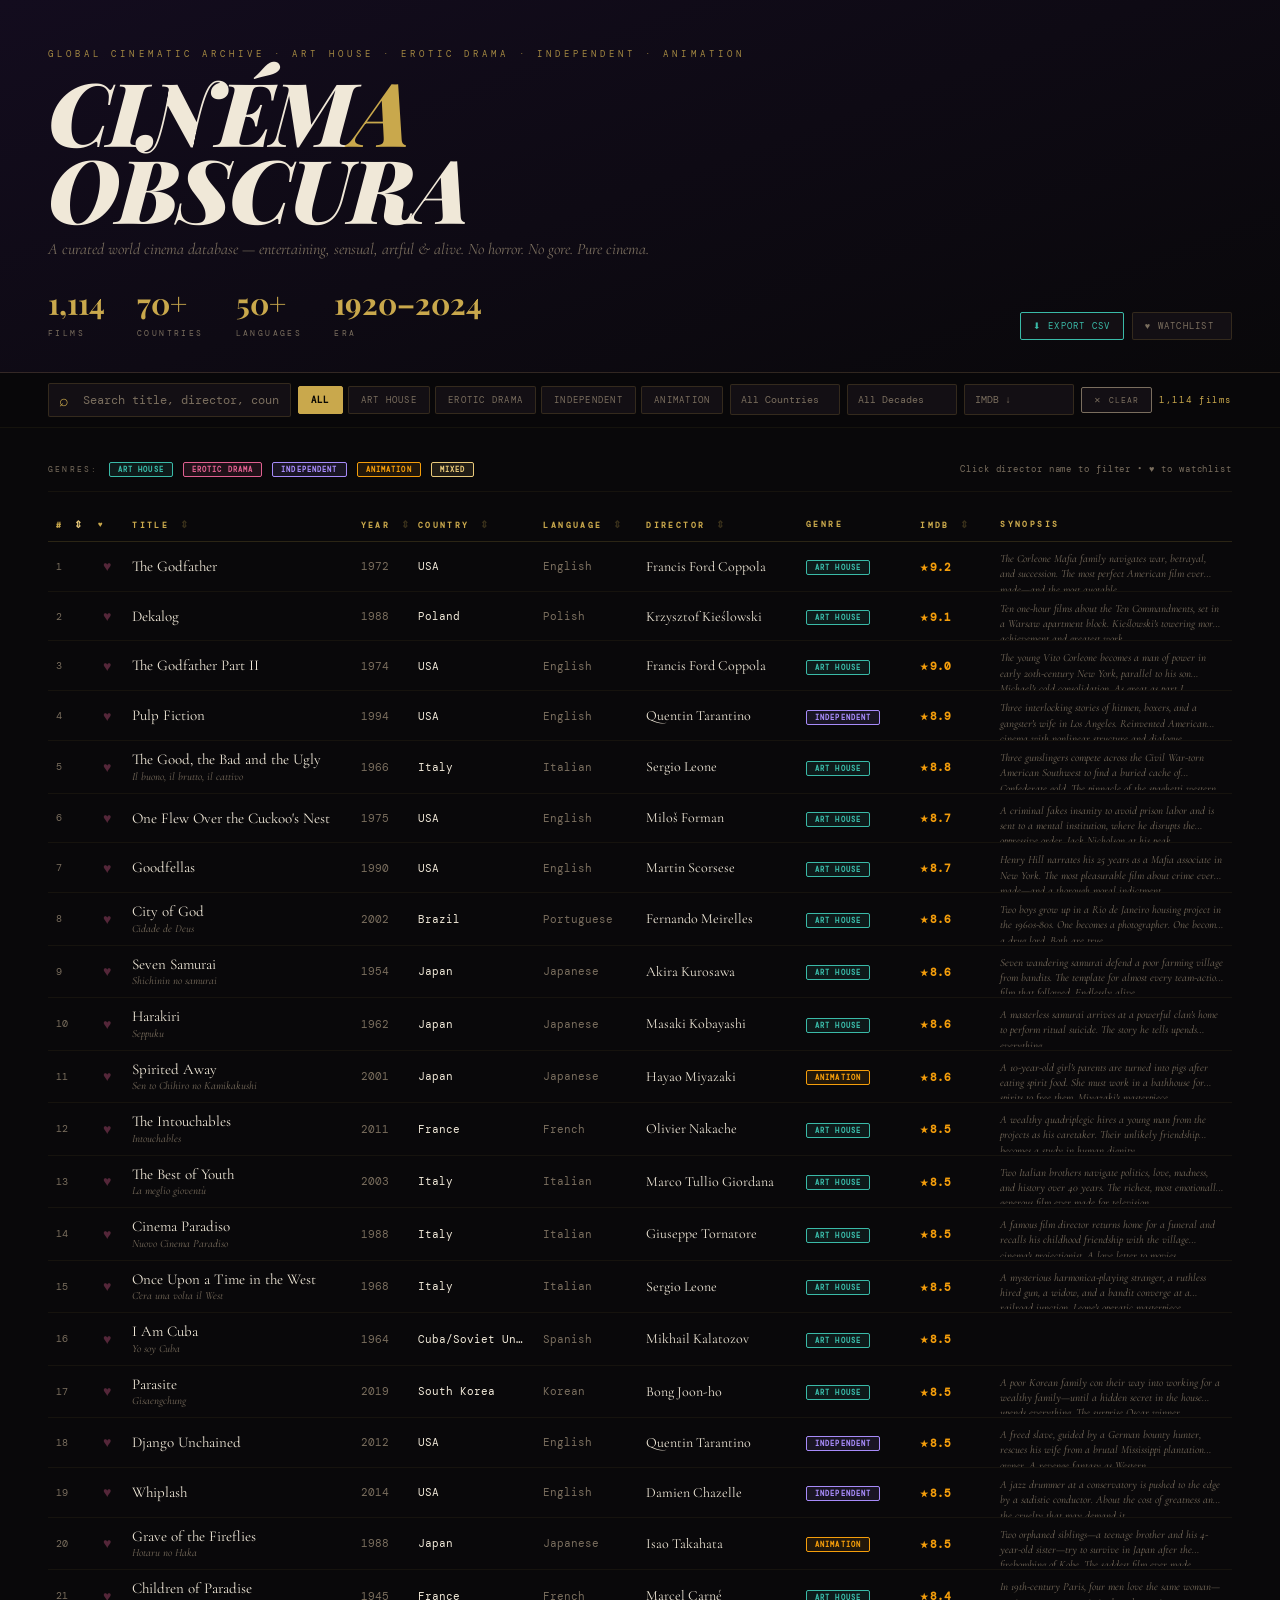
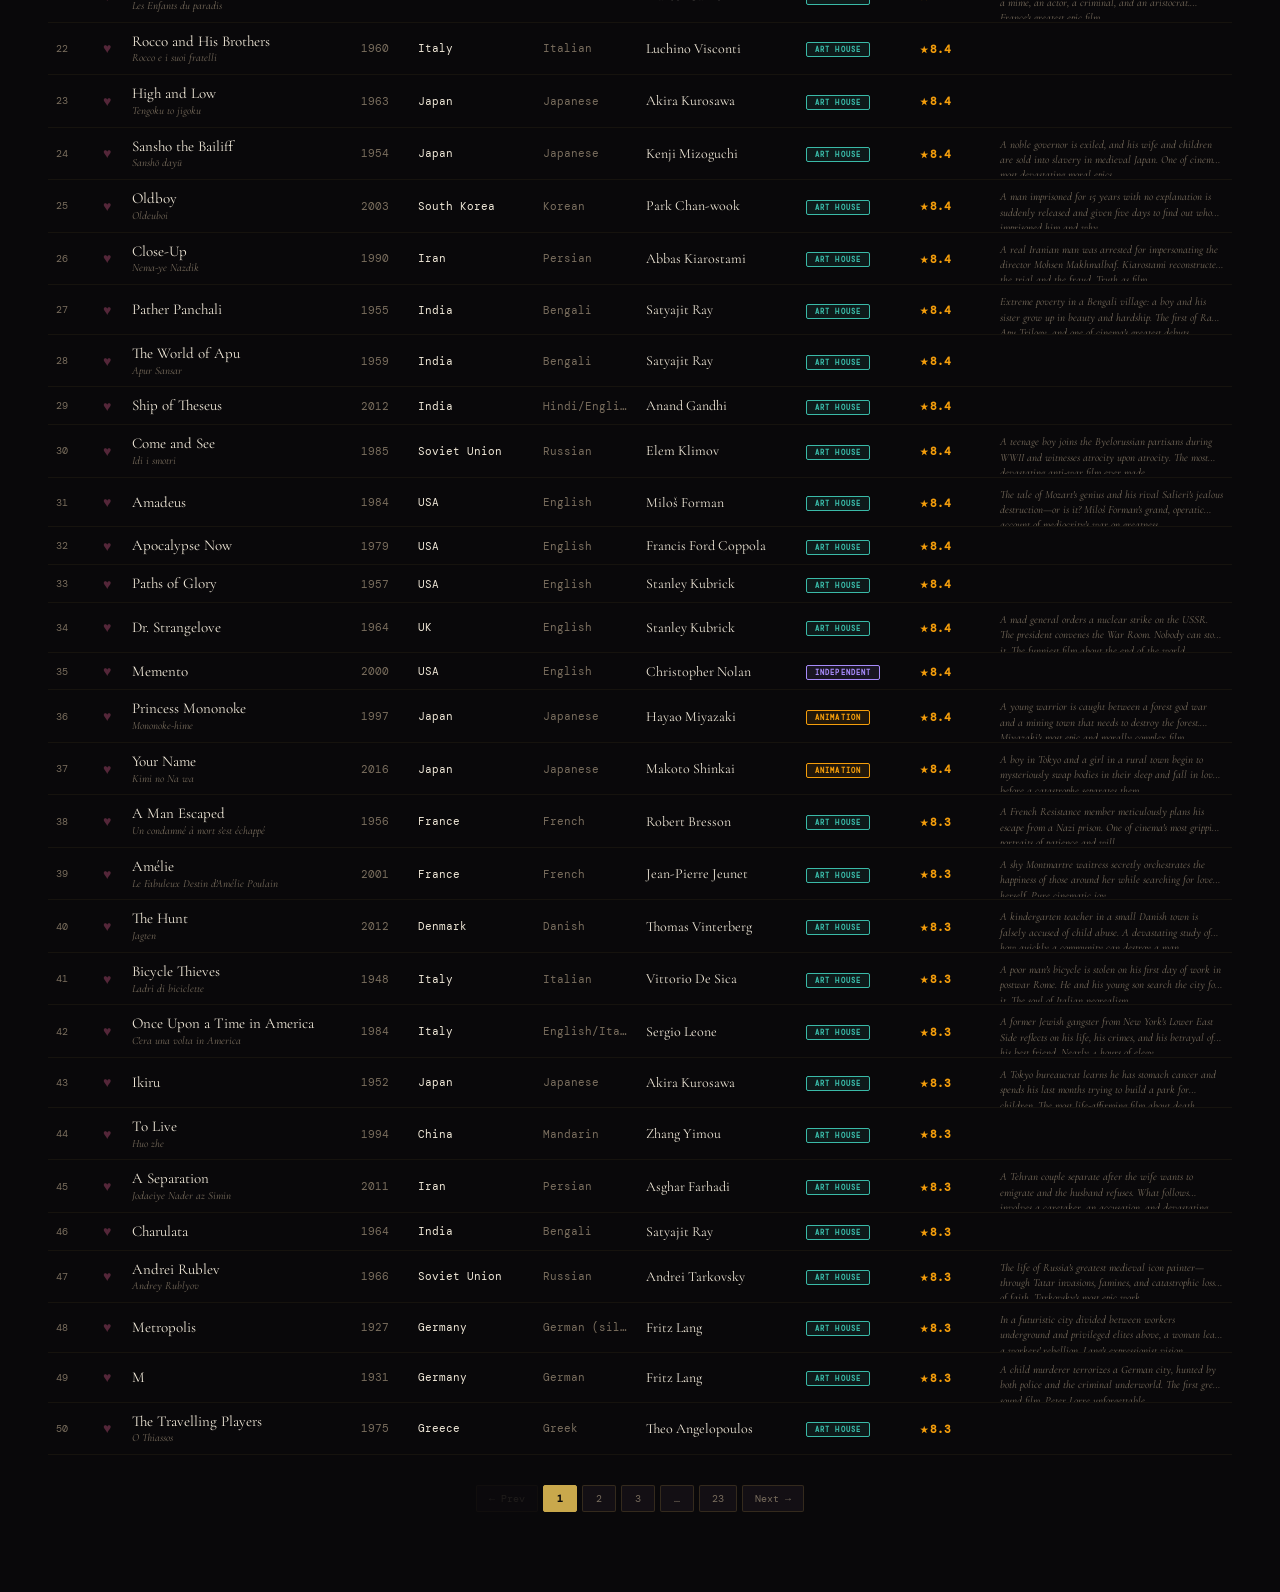
<file: cinematic-database (1).html>
<!DOCTYPE html>
<html lang="en">
<head>
<meta charset="UTF-8">
<meta name="viewport" content="width=device-width, initial-scale=1.0">
<title>CINÉMA OBSCURA — Global Film Database</title>
<link href="https://fonts.googleapis.com/css2?family=Playfair+Display:ital,wght@0,400;0,700;0,900;1,400;1,700&family=DM+Mono:wght@300;400;500&family=Cormorant+Garamond:ital,wght@0,300;0,400;0,600;1,300;1,400&display=swap" rel="stylesheet">
<style>
:root{
  --bg:#09080a;--bg2:#130f14;--bg3:#1c1520;
  --gold:#c9a84c;--gold2:#e8c97a;--cream:#f0e8d8;
  --muted:#7a6e5e;--violet:#a78bfa;--rose:#e06090;
  --teal:#3abaa8;--amber:#f59e0b;--green:#4ade80;
  --border:rgba(201,168,76,0.18);--border2:rgba(201,168,76,0.07);
  --red:#f87171;
}
*{margin:0;padding:0;box-sizing:border-box}
html{scroll-behavior:smooth}
body{background:var(--bg);color:var(--cream);font-family:'DM Mono',monospace;font-size:13px;min-height:100vh}

/* HEADER */
header{padding:48px 48px 32px;border-bottom:1px solid var(--border);background:linear-gradient(160deg,#130c1e 0%,var(--bg) 100%)}
.hi{max-width:1600px;margin:0 auto}
.ey{font-size:9px;letter-spacing:.45em;color:var(--gold);text-transform:uppercase;margin-bottom:12px;opacity:.8}
h1{font-family:'Playfair Display',serif;font-size:clamp(42px,7vw,88px);font-weight:900;font-style:italic;line-height:.88;letter-spacing:-2px}
h1 em{color:var(--gold);font-style:inherit}
.tl{font-family:'Cormorant Garamond',serif;font-size:16px;font-style:italic;color:var(--muted);margin-top:12px}
.sts{display:flex;gap:32px;margin-top:24px;flex-wrap:wrap;align-items:flex-end}
.sn{font-family:'Playfair Display',serif;font-size:30px;font-weight:700;color:var(--gold);display:block}
.sl{font-size:8px;letter-spacing:.3em;color:var(--muted);text-transform:uppercase}
.hdr-btns{margin-left:auto;display:flex;gap:8px;align-items:center;flex-wrap:wrap}

/* CONTROLS */
.ctrl{position:sticky;top:0;z-index:200;background:rgba(9,8,10,.97);backdrop-filter:blur(16px);border-bottom:1px solid var(--border2);padding:10px 48px}
.ci{max-width:1600px;margin:0 auto;display:flex;gap:7px;align-items:center;flex-wrap:wrap}
.sb{flex:1 1 200px;position:relative}
.sb::before{content:'⌕';position:absolute;left:11px;top:50%;transform:translateY(-50%);color:var(--gold);font-size:16px;pointer-events:none}
input[type=text]{width:100%;background:var(--bg2);border:1px solid var(--border);color:var(--cream);padding:8px 10px 8px 34px;font-family:'DM Mono',monospace;font-size:12px;outline:none;transition:border .2s;border-radius:2px}
input[type=text]:focus{border-color:var(--gold)}
input[type=text]::placeholder{color:var(--muted)}
select{background:var(--bg2);border:1px solid var(--border);color:var(--muted);padding:8px 10px;font-family:'DM Mono',monospace;font-size:10px;outline:none;cursor:pointer;appearance:none;-webkit-appearance:none;border-radius:2px;min-width:110px;transition:border .2s}
select:focus,select:hover{border-color:var(--gold);color:var(--cream)}
.fb{background:var(--bg2);border:1px solid var(--border);color:var(--muted);padding:7px 12px;font-family:'DM Mono',monospace;font-size:9px;letter-spacing:.14em;text-transform:uppercase;cursor:pointer;transition:all .18s;border-radius:2px;white-space:nowrap}
.fb:hover{border-color:var(--gold);color:var(--gold)}
.fb[data-g=all].on{background:var(--gold);border-color:var(--gold);color:#0a0804;font-weight:600}
.fb[data-g=art].on{background:var(--teal);border-color:var(--teal);color:#030e0c;font-weight:600}
.fb[data-g=ero].on{background:var(--rose);border-color:var(--rose);color:#18040e;font-weight:600}
.fb[data-g=ind].on{background:var(--violet);border-color:var(--violet);color:#0e0618;font-weight:600}
.fb[data-g=anim].on{background:var(--amber);border-color:var(--amber);color:#0a0600;font-weight:600}
.fb.multi-on{border-color:var(--gold)!important;color:var(--gold)!important;background:rgba(201,168,76,.12)!important;font-weight:600}
.bdg{font-size:9px;letter-spacing:.18em;color:var(--gold);white-space:nowrap;padding:4px 0}

/* UTILITY BUTTONS */
.ubtn{background:var(--bg2);border:1px solid var(--border);color:var(--muted);padding:7px 12px;font-family:'DM Mono',monospace;font-size:9px;letter-spacing:.14em;text-transform:uppercase;cursor:pointer;transition:all .18s;border-radius:2px;white-space:nowrap;display:inline-flex;align-items:center;gap:5px}
.ubtn:hover{border-color:var(--gold);color:var(--gold)}
.ubtn.active{border-color:var(--rose);color:var(--rose);background:rgba(224,96,144,.1)}
.ubtn.export{border-color:var(--teal);color:var(--teal)}
.ubtn.export:hover{background:rgba(58,186,168,.1)}
.ubtn.clr{border-color:var(--muted);color:var(--muted);font-size:8px}
.ubtn.clr:hover{border-color:var(--red);color:var(--red)}

/* MAIN */
main{max-width:1600px;margin:0 auto;padding:22px 48px 80px}

/* WATCHLIST BANNER */
.wl-banner{background:rgba(224,96,144,.08);border:1px solid rgba(224,96,144,.25);padding:10px 16px;margin-bottom:16px;display:none;align-items:center;gap:12px;border-radius:2px;flex-wrap:wrap}
.wl-banner.vis{display:flex}
.wl-count{color:var(--rose);font-size:10px;letter-spacing:.2em}
.wl-actions{display:flex;gap:6px;margin-left:auto}

/* LEGEND */
.leg{display:flex;gap:10px;flex-wrap:wrap;margin-bottom:16px;padding-bottom:14px;border-bottom:1px solid var(--border2);align-items:center}
.ll{font-size:8px;letter-spacing:.28em;color:var(--muted);text-transform:uppercase}

/* TAGS */
.tag{display:inline-block;padding:2px 8px;font-size:7px;letter-spacing:.16em;text-transform:uppercase;font-weight:700;border:1px solid;border-radius:2px;white-space:nowrap}
.ta{color:var(--teal);border-color:var(--teal);background:rgba(58,186,168,.1)}
.te{color:var(--rose);border-color:var(--rose);background:rgba(224,96,144,.1)}
.ti{color:var(--violet);border-color:var(--violet);background:rgba(167,139,250,.1)}
.tn{color:var(--amber);border-color:var(--amber);background:rgba(245,158,11,.1)}
.tm{color:var(--gold2);border-color:var(--gold2);background:rgba(232,201,122,.1)}

/* TABLE */
.tw{overflow-x:auto;-webkit-overflow-scrolling:touch}
table{width:100%;border-collapse:collapse;table-layout:fixed;min-width:800px}
col.c0{width:42px}
col.c1{width:3%}   /* watchlist */
col.c2{width:20%}  /* title */
col.c3{width:5%}   /* year */
col.c4{width:11%}  /* country */
col.c5{width:9%}   /* language */
col.c6{width:14%}  /* director */
col.c7{width:10%}  /* genre */
col.c8{width:7%}   /* imdb */
col.c9{width:21%}  /* description */
thead tr{border-bottom:1px solid var(--border)}
th{font-size:8px;letter-spacing:.3em;text-transform:uppercase;color:var(--gold);padding:10px 8px;text-align:left;cursor:pointer;white-space:nowrap;user-select:none}
th:hover{color:var(--gold2)}
th .si{opacity:.25;margin-left:3px;font-size:10px}
th.sorted .si{opacity:1;color:var(--gold2)}
th.no-sort{cursor:default}
td{padding:9px 8px;vertical-align:middle}
td.el{overflow:hidden;text-overflow:ellipsis;white-space:nowrap}
td.nc{overflow:visible;white-space:normal}
td.desc-cell{color:var(--muted);font-size:11px;font-family:'Cormorant Garamond',serif;font-style:italic;line-height:1.4;overflow:hidden;display:-webkit-box;-webkit-line-clamp:2;-webkit-box-orient:vertical;white-space:normal}
tbody tr{border-bottom:1px solid var(--border2);transition:background .1s}
tbody tr:hover{background:rgba(201,168,76,.04)}
tbody tr.in-wl{background:rgba(224,96,144,.05)}
.c-n{color:var(--muted);font-size:10px;font-variant-numeric:tabular-nums}
.c-t{font-family:'Cormorant Garamond',serif;font-size:15px;color:var(--cream);line-height:1.25}
.c-to{font-size:11px;color:var(--muted);font-style:italic;display:block;margin-top:1px}
.c-dir-link{cursor:pointer;text-decoration:none;transition:color .15s}
.c-dir-link:hover{color:var(--gold2)}
tbody tr:hover .c-t{color:var(--gold2)}
.c-y{color:var(--muted);font-size:11px}
.c-co{color:var(--cream);font-size:11px}
.c-la{color:var(--muted);font-size:11px}
.c-d{font-family:'Cormorant Garamond',serif;font-size:14px;color:var(--cream)}
.imdb-hi{color:var(--amber);font-weight:700;font-size:11px}
.imdb-mid{color:var(--gold);font-weight:600;font-size:11px}
.imdb-lo{color:var(--muted);font-size:11px}
.imdb-na{color:var(--muted);font-size:10px;opacity:.5}
.star{font-size:9px;margin-right:2px}

/* WATCHLIST HEART */
.wl-btn{background:none;border:none;cursor:pointer;font-size:14px;padding:2px 4px;transition:transform .15s;line-height:1;opacity:.35;color:var(--rose)}
.wl-btn:hover{opacity:.7;transform:scale(1.2)}
.wl-btn.wl-on{opacity:1;transform:scale(1.1)}

/* ACTIVE FILTER TAG */
.active-filters{display:flex;gap:6px;flex-wrap:wrap;margin-bottom:12px;min-height:0}
.af-tag{display:inline-flex;align-items:center;gap:5px;background:rgba(201,168,76,.1);border:1px solid rgba(201,168,76,.3);color:var(--gold);font-size:9px;padding:3px 8px;border-radius:2px;letter-spacing:.1em}
.af-tag button{background:none;border:none;cursor:pointer;color:var(--gold);font-size:11px;padding:0;line-height:1;opacity:.7}
.af-tag button:hover{opacity:1}

/* PAGINATION */
.pg{display:flex;align-items:center;gap:5px;justify-content:center;margin-top:30px;flex-wrap:wrap}
.pb{background:var(--bg2);border:1px solid var(--border);color:var(--muted);padding:6px 12px;font-family:'DM Mono',monospace;font-size:10px;cursor:pointer;transition:all .18s;border-radius:2px;min-width:34px;text-align:center}
.pb:hover{border-color:var(--gold);color:var(--gold)}
.pb.on{background:var(--gold);border-color:var(--gold);color:#09080a;font-weight:700}
.pb:disabled{opacity:.2;cursor:not-allowed;pointer-events:none}
.nores{text-align:center;padding:60px 20px;color:var(--muted);font-family:'Cormorant Garamond',serif;font-size:20px;font-style:italic}

/* DIRECTOR CHIP (active filter) */
.dir-filter-chip{display:inline-flex;align-items:center;gap:6px;background:rgba(167,139,250,.12);border:1px solid rgba(167,139,250,.4);color:var(--violet);padding:3px 10px;border-radius:2px;font-size:9px;letter-spacing:.1em;margin-left:4px}
.dir-filter-chip button{background:none;border:none;cursor:pointer;color:var(--violet);font-size:12px;padding:0;opacity:.7}
.dir-filter-chip button:hover{opacity:1}

/* TOAST */
.toast{position:fixed;bottom:24px;right:24px;background:var(--bg3);border:1px solid var(--border);color:var(--cream);padding:10px 16px;font-size:11px;border-radius:3px;z-index:999;opacity:0;transform:translateY(8px);transition:all .3s;pointer-events:none}
.toast.show{opacity:1;transform:translateY(0)}
.toast.success{border-color:var(--teal);color:var(--teal)}
.toast.info{border-color:var(--gold);color:var(--gold)}

@media(max-width:1100px){
  header,.ctrl,main{padding-left:18px;padding-right:18px}
  h1{font-size:42px}
  col.c4,col.c5,col.c9{width:0}
  td:nth-child(5),th:nth-child(5),td:nth-child(6),th:nth-child(6),td:nth-child(10),th:nth-child(10){display:none}
  col.c2{width:28%}col.c6{width:20%}
}
@media(max-width:640px){
  col.c6{width:0}td:nth-child(7),th:nth-child(7){display:none}
  col.c2{width:44%}
}
</style>
</head>
<body>
<div class="toast" id="toast"></div>

<header>
  <div class="hi">
    <p class="ey">Global Cinematic Archive &middot; Art House &middot; Erotic Drama &middot; Independent &middot; Animation</p>
    <h1>CINÉM<em>A</em><br>OBSCURA</h1>
    <p class="tl">A curated world cinema database &mdash; entertaining, sensual, artful &amp; alive. No horror. No gore. Pure cinema.</p>
    <div class="sts">
      <div><span class="sn" id="s-total">0</span><span class="sl">Films</span></div>
      <div><span class="sn">70+</span><span class="sl">Countries</span></div>
      <div><span class="sn">50+</span><span class="sl">Languages</span></div>
      <div><span class="sn">1920&ndash;2024</span><span class="sl">Era</span></div>
      <div class="hdr-btns">
        <button class="ubtn export" onclick="exportCSV()">&#x2B07; Export CSV</button>
        <button class="ubtn active" id="wl-toggle-btn" onclick="toggleWatchlistView()">&#x2665; Watchlist <span id="wl-hdr-count"></span></button>
      </div>
    </div>
  </div>
</header>

<div class="ctrl">
  <div class="ci">
    <div class="sb"><input type="text" id="q" placeholder="Search title, director, country, language, description&hellip;"></div>
    <div style="display:flex;gap:5px;flex-wrap:wrap" id="genre-btns">
      <button class="fb on" data-g="all">All</button>
      <button class="fb" data-g="art">Art House</button>
      <button class="fb" data-g="ero">Erotic Drama</button>
      <button class="fb" data-g="ind">Independent</button>
      <button class="fb" data-g="anim">Animation</button>
    </div>
    <select id="sc"><option value="">All Countries</option></select>
    <select id="sd">
      <option value="">All Decades</option>
      <option value="1920">1920s</option><option value="1930">1930s</option>
      <option value="1940">1940s</option><option value="1950">1950s</option>
      <option value="1960">1960s</option><option value="1970">1970s</option>
      <option value="1980">1980s</option><option value="1990">1990s</option>
      <option value="2000">2000s</option><option value="2010">2010s</option>
      <option value="2020">2020s</option>
    </select>
    <select id="ss">
      <option value="imdb-d">IMDB &#x2193;</option>
      <option value="year-d">Year &#x2193;</option>
      <option value="year-a">Year &#x2191;</option>
      <option value="title-a">Title A&ndash;Z</option>
      <option value="title-d">Title Z&ndash;A</option>
      <option value="dir-a">Director A&ndash;Z</option>
      <option value="country-a">Country A&ndash;Z</option>
    </select>
    <button class="ubtn clr" onclick="clearAll()">&#x2715; Clear</button>
    <span class="bdg" id="bdg">loading&hellip;</span>
  </div>
</div>

<main>
  <div class="wl-banner" id="wl-banner">
    <span class="wl-count" id="wl-count-txt">0 films in watchlist</span>
    <div class="wl-actions">
      <button class="ubtn export" onclick="exportWatchlist()">&#x2B07; Export Watchlist</button>
      <button class="ubtn clr" onclick="clearWatchlist()">&#x2715; Clear All</button>
    </div>
  </div>

  <div class="active-filters" id="active-filters"></div>

  <div class="leg">
    <span class="ll">Genres:</span>
    <span class="tag ta">Art House</span>
    <span class="tag te">Erotic Drama</span>
    <span class="tag ti">Independent</span>
    <span class="tag tn">Animation</span>
    <span class="tag tm">Mixed</span>
    <span style="margin-left:auto;font-size:9px;color:var(--muted);letter-spacing:.1em">Click director name to filter &bull; &#x2665; to watchlist</span>
  </div>

  <div class="tw">
    <table>
      <colgroup>
        <col class="c0"><col class="c1"><col class="c2"><col class="c3">
        <col class="c4"><col class="c5"><col class="c6"><col class="c7">
        <col class="c8"><col class="c9">
      </colgroup>
      <thead><tr>
        <th data-col="idx" class="sorted"># <span class="si">&#x21D5;</span></th>
        <th class="no-sort" title="Add to Watchlist">&#x2665;</th>
        <th data-col="title">Title <span class="si">&#x21D5;</span></th>
        <th data-col="year">Year <span class="si">&#x21D5;</span></th>
        <th data-col="country">Country <span class="si">&#x21D5;</span></th>
        <th data-col="language">Language <span class="si">&#x21D5;</span></th>
        <th data-col="director">Director <span class="si">&#x21D5;</span></th>
        <th class="no-sort">Genre</th>
        <th data-col="imdb">IMDB <span class="si">&#x21D5;</span></th>
        <th class="no-sort">Synopsis</th>
      </tr></thead>
      <tbody id="tb"></tbody>
    </table>
    <div class="nores" id="nr" style="display:none">No films found.</div>
  </div>
  <div class="pg" id="pg"></div>
</main>
<script>
// ── IMDB RATINGS LOOKUP {title|year: rating} ─────────────
const IR={"breathless|1960":8.0,"contempt|1963":7.9,"pierrot le fou|1965":7.8,"band of outsiders|1964":7.7,"vivre sa vie|1962":7.9,"masculine feminine|1966":7.7,"the 400 blows|1959":8.1,"jules and jim|1962":8.0,"shoot the piano player|1960":7.7,"day for night|1973":8.0,"stolen kisses|1968":7.8,"small change|1976":7.8,"two english girls|1971":7.6,"cleo from 5 to 7|1962":7.8,"vagabond|1985":7.7,"the gleaners and i|2000":7.7,"le bonheur|1965":7.6,"faces places|2017":7.9,"hiroshima mon amour|1959":8.0,"last year at marienbad|1961":7.8,"mon oncle d'amérique|1980":7.8,"wild grass|2009":7.4,"pickpocket|1959":8.0,"au hasard balthazar|1966":8.2,"mouchette|1967":7.9,"a man escaped|1956":8.3,"l'argent|1983":8.0,"diary of a country priest|1951":8.1,"the umbrellas of cherbourg|1964":8.0,"the young girls of rochefort|1967":7.6,"lola|1961":7.6,"donkey skin|1970":7.6,"ma nuit chez maud|1969":8.0,"claire's knee|1970":7.8,"the green ray|1986":7.8,"pauline at the beach|1983":7.6,"a summer's tale|1996":7.7,"autumn tale|1998":7.7,"love in the afternoon|1972":7.7,"full moon in paris|1984":7.6,"the rules of the game|1939":8.1,"grand illusion|1937":8.2,"the crime of monsieur lange|1936":7.6,"l'atalante|1934":8.0,"children of paradise|1945":8.4,"port of shadows|1938":7.9,"beauty and the beast|1946":8.1,"orpheus|1950":7.9,"rififi|1955":8.1,"pépé le moko|1937":7.8,"elevator to the gallows|1958":7.8,"murmur of the heart|1971":7.7,"my dinner with andré|1981":7.9,"atlantic city|1980":7.6,"au revoir les enfants|1987":8.2,"damage|1992":7.0,"le samouraï|1967":8.1,"army of shadows|1969":8.2,"bob le flambeur|1956":7.7,"le cercle rouge|1970":8.1,"betty blue|1986":7.8,"diva|1981":7.7,"mauvais sang|1986":7.7,"the lovers on the bridge|1991":7.8,"holy motors|2012":7.4,"annette|2021":6.7,"swimming pool|2003":7.0,"8 women|2002":7.4,"in the house|2012":7.6,"water drops on burning rocks|2000":7.5,"blue is the warmest colour|2013":7.7,"raw|2016":7.1,"titane|2021":6.9,"portrait of a lady on fire|2019":8.1,"girlhood|2014":7.3,"water lilies|2007":7.0,"petite maman|2021":7.5,"tomboy|2011":7.6,"look at me|2004":7.6,"the taste of others|2000":7.6,"polisse|2011":7.4,"of gods and men|2010":7.9,"bpm (beats per minute)|2017":7.5,"caché|2005":7.8,"the piano teacher|2001":7.5,"amour|2012":7.9,"code unknown|2000":7.7,"amélie|2001":8.3,"delicatessen|1991":7.9,"the city of lost children|1995":7.7,"a very long engagement|2004":7.7,"mon oncle|1958":8.0,"playtime|1967":8.0,"mr. hulot's holiday|1953":7.9,"the intouchables|2011":8.5,"la vie en rose|2007":7.6,"the artist|2011":7.9,"a prophet|2009":7.9,"rust and bone|2012":7.5,"dheepan|2015":7.4,"emilia pérez|2024":6.9,"wild strawberries|1957":8.2,"the seventh seal|1957":8.2,"persona|1966":8.1,"scenes from a marriage|1973":8.2,"cries and whispers|1972":8.1,"fanny and alexander|1982":8.1,"autumn sonata|1978":8.0,"smiles of a summer night|1955":7.9,"summer with monika|1953":7.6,"the magician|1958":7.8,"winter light|1963":8.0,"through a glass darkly|1961":8.0,"the virgin spring|1960":8.0,"sawdust and tinsel|1953":7.8,"saraband|2003":7.9,"force majeure|2014":7.5,"the square|2017":7.2,"triangle of sadness|2022":7.3,"songs from the second floor|2000":7.7,"you, the living|2007":7.6,"a pigeon sat on a branch reflecting on existence|2014":7.1,"about endlessness|2019":7.2,"my life as a dog|1985":7.9,"elvira madigan|1967":7.3,"the sacrifice|1986":8.0,"oslo, august 31st|2011":7.8,"the worst person in the world|2021":8.0,"reprise|2006":8.0,"thelma|2017":7.4,"le havre|2011":7.7,"the match factory girl|1990":7.4,"ariel|1988":7.7,"the man without a past|2002":7.7,"drifting clouds|1996":7.6,"the other side of hope|2017":7.5,"fallen leaves|2023":7.6,"shadows in paradise|1986":7.7,"babette's feast|1987":8.0,"the celebration|1998":8.1,"the hunt|2012":8.3,"another round|2020":7.7,"pelle the conqueror|1987":8.0,"italian for beginners|2000":7.3,"on body and soul|2017":7.7,"the story of my wife|2021":6.8,"bicycle thieves|1948":8.3,"umberto d.|1952":7.9,"shoeshine|1946":7.8,"la dolce vita|1960":8.0,"8½|1963":8.0,"amarcord|1973":8.0,"la strada|1954":8.2,"the nights of cabiria|1957":8.0,"i vitelloni|1953":8.0,"juliet of the spirits|1965":7.6,"and the ship sails on|1983":7.4,"city of women|1980":7.1,"casanova|1976":7.0,"satyricon|1969":7.0,"l'avventura|1960":8.0,"l'eclisse|1962":8.0,"red desert|1964":7.8,"blow-up|1966":7.8,"the passenger|1975":7.9,"zabriskie point|1970":6.9,"beyond the clouds|1995":6.6,"the leopard|1963":8.2,"rocco and his brothers|1960":8.4,"death in venice|1971":8.0,"white nights|1957":7.8,"the innocent|1976":7.5,"the conformist|1970":8.1,"last tango in paris|1972":7.3,"the dreamers|2003":7.3,"the last emperor|1987":8.0,"1900|1976":7.6,"stealing beauty|1996":6.7,"rome, open city|1945":8.0,"voyage in italy|1954":7.7,"the great beauty|2013":7.9,"youth|2015":7.2,"the hand of god|2021":7.3,"i am love|2009":7.3,"a bigger splash|2015":6.9,"call me by your name|2017":7.9,"suspiria|2018":6.8,"bones and all|2022":7.3,"challengers|2024":7.3,"the best of youth|2003":8.5,"cinema paradiso|1988":8.5,"malèna|2000":7.5,"the postman|1994":7.7,"swept away|1974":7.2,"seven beauties|1975":7.8,"we all loved each other so much|1974":7.9,"good morning night|2003":7.5,"the fist in the pocket|1965":8.0,"vincere|2009":7.3,"the traitor|2019":7.6,"divorce italian style|1961":7.9,"the good, the bad and the ugly|1966":8.8,"once upon a time in the west|1968":8.5,"once upon a time in america|1984":8.3,"a fistful of dollars|1964":8.0,"for a few dollars more|1965":8.2,"duck, you sucker!|1971":7.9,"the battle of algiers|1966":8.1,"the night porter|1974":6.9,"dear diary|1993":7.6,"the son's room|2001":7.3,"cinema paradiso|1988":8.5,"volver|2006":7.7,"all about my mother|1999":8.0,"talk to her|2002":8.0,"women on the verge of a nervous breakdown|1988":7.7,"tie me up! tie me down!|1990":7.0,"matador|1986":7.3,"law of desire|1987":7.3,"bad education|2004":7.3,"pain and glory|2019":7.7,"parallel mothers|2021":7.0,"julieta|2016":7.1,"broken embraces|2009":7.3,"the skin i live in|2011":7.6,"belle époque|1992":7.7,"jamón, jamón|1992":7.1,"pan's labyrinth|2006":8.2,"the devil's backbone|2001":7.9,"the shape of water|2017":7.3,"cronos|1993":7.1,"belle de jour|1967":7.9,"that obscure object of desire|1977":7.8,"the discreet charm of the bourgeoisie|1972":7.9,"tristana|1970":7.4,"viridiana|1961":8.1,"the phantom of liberty|1974":7.8,"the exterminating angel|1962":8.0,"the diary of a chambermaid|1964":7.5,"los olvidados|1950":8.0,"un chien andalou|1929":8.0,"y tu mamá también|2001":7.7,"roma|2018":7.7,"children of men|2006":7.9,"gravity|2013":7.7,"amores perros|2000":8.1,"biutiful|2010":7.5,"like water for chocolate|1992":7.4,"wild tales|2014":8.1,"nine queens|2000":7.8,"la ciénaga|2001":7.3,"zama|2017":7.1,"the clan|2015":7.6,"neruda|2016":7.1,"no|2012":7.6,"a fantastic woman|2017":7.4,"the maid|2009":7.3,"embrace of the serpent|2015":7.8,"birds of passage|2018":7.7,"memoria|2021":6.9,"the motorcycle diaries|2004":7.8,"central station|1998":7.9,"black orpheus|1959":7.7,"city of god|2002":8.6,"kiss of the spider woman|1985":7.4,"the second mother|2015":7.7,"aquarius|2016":7.4,"bacurau|2019":7.4,"memories of underdevelopment|1968":8.0,"strawberry and chocolate|1994":7.6,"i am cuba|1964":8.5,"whisky|2004":7.3,"seven samurai|1954":8.6,"rashomon|1950":8.2,"ikiru|1952":8.3,"yojimbo|1961":8.2,"ran|1985":8.2,"kagemusha|1980":8.0,"the hidden fortress|1958":8.0,"dersu uzala|1975":8.1,"dreams|1990":7.8,"sanjuro|1962":8.1,"high and low|1963":8.4,"tokyo story|1953":8.2,"late spring|1949":8.1,"floating weeds|1959":7.9,"an autumn afternoon|1962":8.0,"early summer|1951":8.0,"good morning|1959":7.9,"ugetsu|1953":8.2,"sansho the bailiff|1954":8.4,"the life of oharu|1952":7.9,"sisters of the gion|1936":7.7,"woman in the dunes|1964":8.1,"harakiri|1962":8.6,"kwaidan|1964":8.1,"ballad of narayama|1983":7.8,"the eel|1997":7.5,"dr. akagi|1998":7.3,"warm water under a red bridge|2001":7.1,"in the realm of the senses|1976":7.4,"empire of passion|1978":7.3,"hana-bi|1997":8.0,"sonatine|1993":7.9,"kikujiro|1999":8.0,"kids return|1996":7.9,"dolls|2002":7.2,"like father, like son|2013":7.9,"shoplifters|2018":8.0,"nobody knows|2004":8.2,"still walking|2008":7.8,"after life|1998":7.9,"our little sister|2015":7.7,"after the storm|2016":7.4,"monster|2023":8.2,"broker|2022":7.0,"drive my car|2021":8.0,"wheel of fortune and fantasy|2021":7.8,"happy hour|2015":8.0,"evil does not exist|2023":7.7,"all about lily chou-chou|2001":7.6,"love letter|1995":7.8,"sweet bean|2015":7.5,"house|1977":7.8,"onibaba|1964":7.9,"kuroneko|1968":7.8,"double suicide|1969":7.7,"battle royale|2000":7.6,"odd obsession|1959":7.4,"in the mood for love|2000":8.1,"chungking express|1994":8.1,"2046|2004":7.5,"happy together|1997":7.7,"fallen angels|1995":7.6,"days of being wild|1990":7.7,"the grandmaster|2013":7.1,"raise the red lantern|1991":8.1,"ju dou|1990":7.7,"to live|1994":8.3,"hero|2002":7.9,"house of flying daggers|2004":7.6,"still life|2006":7.4,"a touch of sin|2013":7.5,"farewell my concubine|1993":8.1,"yellow earth|1984":7.8,"blue kite|1993":8.1,"springtime in a small town|1948":8.0,"spring fever|2009":7.2,"black coal, thin ice|2014":7.1,"the killer|1989":7.6,"hard boiled|1992":7.8,"a better tomorrow|1986":7.6,"a chinese ghost story|1987":7.6,"drug war|2012":7.3,"election|2005":7.7,"rouge|1987":7.7,"a brighter summer day|1991":8.2,"yi yi|2000":8.1,"taipei story|1985":8.0,"city of sadness|1989":8.0,"flowers of shanghai|1998":7.8,"three times|2005":7.6,"the assassin|2015":6.9,"goodbye dragon inn|2003":7.3,"what time is it there?|2001":7.5,"vive l'amour|1994":7.7,"the wayward cloud|2005":6.8,"crouching tiger hidden dragon|2000":7.9,"eat drink man woman|1994":7.8,"the wedding banquet|1993":7.8,"lust, caution|2007":7.6,"sense and sensibility|1995":7.7,"brokeback mountain|2005":7.7,"the ice storm|1997":7.4,"life of pi|2012":7.9,"parasite|2019":8.5,"memories of murder|2003":8.1,"mother|2009":7.8,"the host|2006":7.9,"snowpiercer|2013":7.1,"okja|2017":7.3,"oldboy|2003":8.4,"lady vengeance|2005":7.6,"thirst|2009":7.2,"the handmaiden|2016":8.1,"decision to leave|2022":7.4,"spring summer fall winter and spring|2003":8.0,"3-iron|2004":8.0,"burning|2018":7.5,"poetry|2010":7.9,"secret sunshine|2007":7.7,"oasis|2002":8.0,"right now wrong then|2015":7.6,"a tale of two sisters|2003":7.5,"a bittersweet life|2005":7.8,"the good the bad the weird|2008":7.3,"uncle boonmee who can recall his past lives|2010":6.9,"tropical malady|2004":7.3,"syndromes and a century|2006":7.4,"cemetery of splendour|2015":7.0,"taste of cherry|1997":7.8,"close-up|1990":8.4,"where is the friend's home?|1987":8.0,"the wind will carry us|1999":8.0,"certified copy|2010":7.4,"like someone in love|2012":7.2,"a separation|2011":8.3,"the salesman|2016":7.8,"about elly|2009":8.0,"a hero|2021":7.1,"the past|2013":7.9,"offside|2006":7.6,"the circle|2000":7.7,"the white balloon|1995":7.7,"children of heaven|1997":8.1,"the color of paradise|1999":8.1,"gabbeh|1996":7.2,"a moment of innocence|1996":8.0,"time for drunken horses|2000":7.5,"joyland|2022":7.4,"a girl walks home alone at night|2014":7.0,"pather panchali|1955":8.4,"aparajito|1956":8.2,"the world of apu|1959":8.4,"charulata|1964":8.3,"the music room|1958":8.1,"mahanagar|1963":8.0,"distant thunder|1973":8.1,"days and nights in the forest|1970":7.9,"pyaasa|1957":8.2,"kaagaz ke phool|1959":8.0,"mother india|1957":8.0,"do bigha zamin|1953":8.2,"ankur|1974":8.0,"nishant|1975":7.9,"fire|1996":7.1,"earth|1998":7.4,"water|2005":7.8,"monsoon wedding|2001":7.3,"salaam bombay!|1988":7.9,"the lunchbox|2013":7.8,"masaan|2015":8.2,"court|2014":8.1,"ship of theseus|2012":8.4,"gangs of wasseypur|2012":8.2,"dev d|2009":8.1,"haider|2014":8.0,"aligarh|2015":8.1,"stalker|1979":8.1,"solaris|1972":8.1,"andrei rublev|1966":8.3,"mirror|1975":8.1,"ivan's childhood|1962":8.2,"nostalghia|1983":8.0,"the color of pomegranates|1969":7.9,"shadows of forgotten ancestors|1965":8.0,"come and see|1985":8.4,"the cranes are flying|1957":8.0,"battleship potemkin|1925":8.0,"the return|2003":7.7,"elena|2011":7.2,"leviathan|2014":7.6,"loveless|2017":7.5,"a short film about love|1988":8.2,"the double life of véronique|1991":7.8,"three colors: blue|1993":8.0,"three colors: white|1994":7.9,"three colors: red|1994":8.1,"camera buff|1979":8.2,"dekalog|1988":9.1,"man of iron|1981":7.8,"ashes and diamonds|1958":8.2,"ida|2013":7.4,"cold war|2018":7.7,"my summer of love|2004":7.2,"closely observed trains|1966":8.2,"daisies|1966":7.7,"valerie and her week of wonders|1970":7.4,"loves of a blonde|1965":7.8,"the firemen's ball|1967":7.8,"the turin horse|2011":7.8,"werckmeister harmonies|2000":8.1,"sátántangó|1994":8.2,"mephisto|1981":7.9,"white god|2014":7.2,"4 months 3 weeks and 2 days|2007":8.0,"beyond the hills|2012":7.6,"the death of mr. lazarescu|2005":7.9,"aferim!|2015":7.5,"bad luck banging or loony porn|2021":6.8,"underground|1995":8.1,"black cat white cat|1998":8.0,"time of the gypsies|1988":8.1,"arizona dream|1993":8.1,"when father was away on business|1985":8.1,"life is a miracle|2004":7.9,"wings of desire|1987":8.1,"paris texas|1984":8.1,"alice in the cities|1974":8.0,"kings of the road|1976":8.2,"the marriage of maria braun|1979":8.1,"ali fear eats the soul|1974":8.1,"the bitter tears of petra von kant|1972":7.7,"fox and his friends|1975":7.9,"aguirre the wrath of god|1972":8.0,"fitzcarraldo|1982":8.0,"stroszek|1977":8.0,"the tin drum|1979":8.0,"run lola run|1998":7.6,"toni erdmann|2016":7.7,"metropolis|1927":8.3,"m|1931":8.3,"nosferatu|1922":7.9,"sunrise|1927":8.2,"pandora's box|1929":7.9,"the white ribbon|2009":7.9,"amadeus|1984":8.4,"one flew over the cuckoo's nest|1975":8.7,"dogtooth|2009":7.4,"the lobster|2015":7.1,"the favourite|2018":7.5,"poor things|2023":7.8,"kinds of kindness|2024":6.1,"landscape in the mist|1988":8.1,"eternity and a day|1998":8.1,"the travelling players|1975":8.3,"winter sleep|2014":8.1,"once upon a time in anatolia|2011":8.1,"the wild pear tree|2018":8.1,"distant|2002":7.6,"waltz with bashir|2008":8.0,"the band's visit|2007":7.8,"footnote|2011":7.5,"capernaum|2018":8.2,"where do we go now?|2011":7.4,"and then we danced|2019":7.5,"tangerines|2013":8.1,"touki bouki|1973":7.6,"yeelen|1987":7.7,"tilaï|1990":7.8,"moolaadé|2004":7.8,"timbuktu|2014":7.7,"atlantic|2019":6.6,"tsotsi|2005":7.5,"félicité|2017":7.1,"cairo station|1958":7.7,"rosetta|1999":7.8,"l'enfant|2005":7.7,"the son|2002":7.9,"the kid with a bike|2011":7.7,"two days one night|2014":7.8,"tori and lokita|2022":7.4,"la promesse|1996":7.9,"naked|1993":7.7,"secrets and lies|1996":7.9,"vera drake|2004":7.6,"happy-go-lucky|2008":7.4,"another year|2010":7.6,"mr. turner|2014":7.2,"kes|1969":8.1,"the wind that shakes the barley|2006":7.5,"i daniel blake|2016":7.8,"hunger|2008":7.8,"shame|2011":7.2,"12 years a slave|2013":8.1,"ratcatcher|1999":7.5,"morvern callar|2002":7.0,"you were never really here|2017":7.0,"fish tank|2009":7.5,"american honey|2016":7.1,"weekend|2011":7.6,"45 years|2015":7.2,"the zone of interest|2023":7.9,"under the skin|2013":6.3,"the piano|1993":7.6,"bright star|2009":7.4,"the power of the dog|2021":6.9,"holy smoke|1999":6.5,"picnic at hanging rock|1975":7.7,"walkabout|1971":7.4,"don't look now|1973":7.4,"bad timing|1980":7.1,"a room with a view|1985":7.4,"maurice|1987":7.6,"howards end|1992":7.7,"the remains of the day|1993":7.7,"the banshees of inisherin|2022":7.6,"three billboards outside ebbing missouri|2017":8.2,"in bruges|2008":7.9,"calvary|2014":7.6,"god's own country|2017":7.2,"ammonite|2020":6.3,"orlando|1992":7.2,"the english patient|1996":7.4,"the talented mr. ripley|1999":7.4,"an education|2009":7.3,"my beautiful laundrette|1985":7.4,"the grifters|1990":7.8,"dirty pretty things|2002":7.4,"philomena|2013":7.6,"dangerous liaisons|1988":7.6,"the crying game|1992":7.3,"mona lisa|1986":7.5,"the end of the affair|1999":6.9,"billy elliot|2000":7.7,"the hours|2002":7.6,"the reader|2008":7.6,"atonement|2007":7.8,"pride and prejudice|2005":7.8,"anna karenina|2012":6.6,"belfast|2021":7.3,"much ado about nothing|1993":7.3,"henry v|1989":7.6,"the full monty|1997":7.7,"four weddings and a funeral|1994":7.1,"notting hill|1999":7.1,"about a boy|2002":7.1,"love actually|2003":7.0,"brooklyn|2015":7.4,"once|2006":7.9,"sing street|2016":8.1,"gosford park|2001":7.4,"if....|1968":7.9,"badlands|1973":7.8,"days of heaven|1978":7.9,"the thin red line|1998":7.6,"the tree of life|2011":6.8,"a hidden life|2019":7.3,"song to song|2017":5.5,"taxi driver|1976":8.2,"raging bull|1980":8.2,"the king of comedy|1982":7.8,"after hours|1985":7.6,"goodfellas|1990":8.7,"the last temptation of christ|1988":7.5,"silence|2016":7.7,"the age of innocence|1993":7.2,"the irishman|2019":7.8,"killers of the flower moon|2023":7.6,"casino|1995":8.2,"nashville|1975":8.0,"mccabe and mrs. miller|1971":7.7,"short cuts|1993":8.0,"the long goodbye|1973":8.0,"3 women|1977":7.8,"boogie nights|1997":7.9,"magnolia|1999":8.0,"punch-drunk love|2002":7.3,"there will be blood|2007":8.2,"the master|2012":7.1,"phantom thread|2017":7.5,"licorice pizza|2021":7.4,"inherent vice|2014":6.8,"lost in translation|2003":7.8,"the virgin suicides|1999":7.2,"marie antoinette|2006":6.7,"priscilla|2023":6.7,"the conversation|1974":7.9,"apocalypse now|1979":8.4,"the godfather|1972":9.2,"the godfather part ii|1974":9.0,"the last picture show|1971":8.0,"midnight cowboy|1969":7.8,"easy rider|1969":7.3,"blue velvet|1986":7.7,"mulholland drive|2001":8.0,"lost highway|1997":7.6,"eraserhead|1977":7.4,"wild at heart|1990":7.2,"eyes wide shut|1999":7.3,"a clockwork orange|1971":8.3,"2001: a space odyssey|1968":8.3,"barry lyndon|1975":8.1,"paths of glory|1957":8.4,"dr. strangelove|1964":8.4,"lolita|1962":7.7,"chinatown|1974":8.1,"rosemary's baby|1968":8.0,"the tenant|1976":7.6,"cabaret|1972":7.9,"all that jazz|1979":7.8,"the graduate|1967":8.0,"who's afraid of virginia woolf?|1966":8.1,"carnal knowledge|1971":7.3,"closer|2004":7.2,"annie hall|1977":8.0,"manhattan|1979":7.9,"stardust memories|1980":7.4,"crimes and misdemeanors|1989":8.0,"husbands and wives|1992":7.6,"midnight in paris|2011":7.7,"match point|2005":7.6,"sweet and lowdown|1999":7.8,"vicky cristina barcelona|2008":7.2,"blue jasmine|2013":7.3,"secretary|2002":7.0,"the lover|1992":6.8,"the unbearable lightness of being|1988":7.2,"henry and june|1990":6.8,"9 and a half weeks|1986":5.8,"unfaithful|2002":6.9,"indecent proposal|1993":6.3,"basic instinct|1992":6.9,"elle|2016":7.1,"benedetta|2021":6.9,"black book|2006":7.7,"body heat|1981":7.3,"bound|1996":7.2,"women in love|1969":7.3,"the devils|1971":7.5,"crash|1996":7.2,"dead ringers|1988":7.5,"a history of violence|2005":7.5,"eastern promises|2007":7.5,"naked lunch|1991":7.0,"possession|1981":7.4,"love|2015":5.9,"irréversible|2002":7.3,"climax|2018":6.9,"enter the void|2009":7.1,"american gigolo|1980":6.6,"first reformed|2017":7.8,"cat people|1982":6.5,"klute|1971":7.3,"sophie's choice|1982":7.7,"magic mike|2012":6.1,"emmanuelle|1974":5.6,"sex lies and videotape|1989":7.3,"stranger than paradise|1984":7.6,"dead man|1995":7.5,"night on earth|1991":8.0,"ghost dog: the way of the samurai|1999":7.7,"broken flowers|2005":7.3,"paterson|2016":7.4,"only lovers left alive|2013":7.1,"down by law|1986":7.9,"mystery train|1989":7.9,"pi|1998":7.5,"requiem for a dream|2000":8.3,"the fountain|2006":7.3,"the wrestler|2008":7.9,"black swan|2010":8.0,"blood simple|1984":7.5,"raising arizona|1987":7.5,"miller's crossing|1990":7.7,"barton fink|1991":7.7,"fargo|1996":8.1,"the big lebowski|1998":8.1,"no country for old men|2007":8.1,"a serious man|2009":7.0,"inside llewyn davis|2013":7.5,"o brother where art thou?|2000":7.8,"burn after reading|2008":7.0,"reservoir dogs|1992":8.3,"pulp fiction|1994":8.9,"jackie brown|1997":7.5,"kill bill: vol. 1|2003":8.2,"kill bill: vol. 2|2004":8.0,"inglourious basterds|2009":8.3,"django unchained|2012":8.5,"once upon a time in hollywood|2019":7.6,"drugstore cowboy|1989":7.5,"my own private idaho|1991":7.2,"good will hunting|1997":8.3,"milk|2008":7.5,"traffic|2000":7.6,"slacker|1990":7.1,"dazed and confused|1993":7.8,"before sunrise|1995":8.1,"before sunset|2004":8.1,"before midnight|2013":7.9,"waking life|2001":7.8,"boyhood|2014":7.9,"a scanner darkly|2006":7.1,"adaptation|2002":7.7,"being john malkovich|1999":7.7,"her|2013":8.0,"eternal sunshine of the spotless mind|2004":8.3,"the science of sleep|2006":7.4,"you can count on me|2000":7.7,"manchester by the sea|2016":7.8,"moonlight|2016":7.4,"if beale street could talk|2018":7.3,"lady bird|2017":7.4,"little women|2019":7.8,"barbie|2023":6.9,"frances ha|2012":7.4,"the squid and the whale|2005":7.3,"marriage story|2019":7.9,"the meyerowitz stories|2017":7.3,"wendy and lucy|2008":7.2,"first cow|2019":7.1,"certain women|2016":7.4,"winter's bone|2010":7.5,"leave no trace|2018":7.8,"short term 12|2013":7.7,"blue valentine|2010":7.4,"the florida project|2017":7.6,"tangerine|2015":7.1,"red rocket|2021":7.2,"beasts of the southern wild|2012":7.1,"fruitvale station|2013":7.5,"sorry to bother you|2018":6.9,"the last black man in san francisco|2019":7.4,"waves|2019":7.4,"everything everywhere all at once|2022":7.8,"whiplash|2014":8.5,"la la land|2016":8.0,"babylon|2022":7.1,"first man|2018":7.3,"hereditary|2018":7.3,"midsommar|2019":7.1,"beau is afraid|2023":6.0,"the witch|2015":6.9,"the lighthouse|2019":7.5,"primer|2004":6.9,"upstream color|2013":6.8,"the royal tenenbaums|2001":7.5,"rushmore|1998":7.7,"the grand budapest hotel|2014":8.1,"moonrise kingdom|2012":7.6,"the darjeeling limited|2007":7.2,"the life aquatic with steve zissou|2004":7.3,"the french dispatch|2021":7.2,"asteroid city|2023":6.6,"incendies|2010":8.2,"prisoners|2013":8.1,"enemy|2013":7.0,"arrival|2016":7.9,"i killed my mother|2009":7.2,"heartbeats|2010":7.2,"laurence anyways|2012":7.6,"mommy|2014":8.2,"stories we tell|2012":7.9,"away from her|2006":7.6,"take this waltz|2011":6.8,"20th century women|2016":7.3,"beginners|2010":7.4,"c'mon c'mon|2021":7.0,"shotgun stories|2007":7.2,"mud|2012":7.5,"take shelter|2011":7.3,"loving|2016":7.0,"blue ruin|2013":6.8,"wanda|1970":7.8,"george washington|2000":7.5,"the diary of a teenage girl|2015":7.2,"booksmart|2019":7.2,"the edge of seventeen|2016":7.5,"mudbound|2017":7.3,"selma|2014":7.5,"el mariachi|1992":7.0,"following|1998":7.5,"memento|2000":8.4,"two-lane blacktop|1971":7.7,"the wild bunch|1969":7.9,"all the president's men|1976":8.0,"pig|2021":7.2,"mean streets|1973":7.3,"synecdoche new york|2008":7.5,"anomalisa|2015":7.2,"welcome to the dollhouse|1995":7.3,"happiness|1998":7.0,"spirited away|2001":8.6,"my neighbor totoro|1988":8.1,"princess mononoke|1997":8.4,"nausicaä of the valley of the wind|1984":8.1,"castle in the sky|1986":8.0,"kiki's delivery service|1989":7.8,"howl's moving castle|2004":8.2,"the wind rises|2013":7.8,"porco rosso|1992":7.8,"the castle of cagliostro|1979":7.9,"ponyo|2008":7.7,"the boy and the heron|2023":7.6,"grave of the fireflies|1988":8.5,"only yesterday|1991":8.0,"pom poko|1994":7.5,"the tale of princess kaguya|2013":8.1,"my neighbors the yamadas|1999":7.4,"when marnie was there|2014":7.7,"the secret world of arrietty|2010":7.5,"wolf children|2012":8.0,"summer wars|2009":7.7,"belle|2021":7.4,"the girl who leapt through time|2006":7.7,"mirai|2018":7.2,"the boy and the beast|2015":7.6,"millennium actress|2001":8.2,"tokyo godfathers|2003":8.0,"perfect blue|1997":8.0,"paprika|2006":7.7,"akira|1988":8.0,"ghost in the shell|1995":8.0,"ghost in the shell 2: innocence|2004":7.5,"your name|2016":8.4,"weathering with you|2019":7.5,"5 centimeters per second|2007":7.7,"the garden of words|2013":7.5,"suzume|2022":7.8,"night is short walk on girl|2017":7.6,"the red turtle|2016":7.5,"ernest and celestine|2012":7.9,"the triplets of belleville|2003":7.8,"the illusionist|2010":7.6,"persepolis|2007":8.0,"flee|2021":8.0,"the breadwinner|2017":7.7,"song of the sea|2014":8.1,"the secret of kells|2009":7.8,"wolfwalkers|2020":8.1,"i lost my body|2019":7.8,"loving vincent|2017":6.8,"my life as a courgette|2016":7.7,"azur and asmar|2006":7.5,"kirikou and the sorceress|1998":7.5,"anomalisa|2015":7.2,"fantastic mr. fox|2009":7.9,"isle of dogs|2018":7.9,"watership down|1978":7.7,"fantastic planet|1973":7.8,"yellow submarine|1968":7.4,"belladonna of sadness|1973":6.9,"a letter to momo|2011":7.3,"children of the sea|2019":6.9,"barefoot gen|1983":7.8,"from up on poppy hill|2011":7.2,"the cat returns|2002":7.2,"the night of the galactic railroad|1985":7.4,"the beast must die|2021":6.5,"ducktales the movie|1990":6.8,"jujutsu kaisen 0|2021":7.9,"demon slayer: mugen train|2020":8.2,"your lie in april|2015":7.8,"a silent voice|2016":8.1,"i want to eat your pancreas|2018":7.9,"made in abyss|2019":8.1,"violet evergarden|2018":8.5,"given|2019":7.9,"banana fish|2018":8.2,"neon genesis evangelion|1997":8.5,"end of evangelion|1997":7.9,"revolutionary girl utena|1997":8.3};
// ── FILM DESCRIPTIONS ─────────────────────────────────────
const DESC={
"breathless|1960":"A petty thief steals a car and shoots a policeman, then hides out with his American girlfriend in Paris. Godard's debut defined the French New Wave with jump cuts and existential cool.",
"contempt|1963":"A screenwriter watches his marriage dissolve on the set of a Fritz Lang film. A meditation on love, cinema, and the corruption of art by commerce.",
"pierrot le fou|1965":"A man abandons his bourgeois life and runs off with his former babysitter, leading to an anarchic, visually explosive road trip across France.",
"band of outsiders|1964":"Two young men and a woman plan a heist while dancing in cafés and running through the Louvre. Crime as poetry, romance as rebellion.",
"vivre sa vie|1962":"A young Parisian woman drifts into prostitution while maintaining her dignity and philosophical curiosity. Twelve chapters in the life of a soul.",
"masculine feminine|1966":"Young love between a socialist dreamer and a would-be pop star in 1960s Paris. A portrait of the generation between Marx and Coca-Cola.",
"the 400 blows|1959":"A misunderstood 12-year-old in Paris skips school, lies, steals, and finally runs away to the sea. One of cinema's most honest portraits of childhood.",
"jules and jim|1962":"Two best friends—one French, one German—both fall for the same free-spirited woman across two decades and two world wars.",
"shoot the piano player|1960":"A former concert pianist now playing in a dive bar gets drawn into his brothers' criminal troubles. A tender, funny, melancholy genre hybrid.",
"day for night|1973":"The making of a film within a film—love affairs, accidents, and the beautiful chaos of cinema production. Truffaut's love letter to movies.",
"cleo from 5 to 7|1962":"A singer waits two hours for medical test results that may reveal cancer. Real-time anxiety becomes a lyrical portrait of a woman awakening.",
"vagabond|1985":"The frozen body of a young woman is found in a ditch. Told in reverse through those who knew her, a fierce and unsentimental study of freedom.",
"the gleaners and i|2000":"Varda wanders France filming those who glean—leftovers from fields, markets, society—including herself as an aging woman.",
"le bonheur|1965":"A young carpenter has a happy family and a happy mistress, and sees no reason why he can't have both. Varda's most unsettling, sunlit provocation.",
"hiroshima mon amour|1959":"A French actress filming in Hiroshima has an affair with a Japanese architect while memories of wartime atrocity and personal loss converge.",
"last year at marienbad|1961":"At a baroque hotel, a man insists to a woman that they had an affair the previous year. She neither remembers nor denies it. Memory as labyrinth.",
"pickpocket|1959":"A young Parisian begins pickpocketing as a philosophical act, only to be drawn into something beyond crime. Bresson's most kinetic film.",
"au hasard balthazar|1966":"The life of a donkey passed between owners—a saint's journey through human cruelty and kindness. Many consider it the greatest film ever made.",
"a man escaped|1956":"A French Resistance member meticulously plans his escape from a Nazi prison. One of cinema's most gripping portraits of patience and will.",
"the umbrellas of cherbourg|1964":"All dialogue is sung in this heartbreaking story of young love interrupted by war, set against candy-colored interiors. Demy's purest masterwork.",
"ma nuit chez maud|1969":"On a snowy night in Clermont-Ferrand, a devout Catholic spends the night talking philosophy with a divorced woman who challenges his convictions.",
"claire's knee|1970":"A man about to marry meets a family and becomes fixated on touching the knee of their teenage daughter. Rohmer's comedy of self-deception.",
"the green ray|1986":"A lonely Parisian woman spends her summer holidays searching for connection. Made with non-actors in a semi-improvisational style, intimate and true.",
"the rules of the game|1939":"A weekend party at a country estate reveals the moral bankruptcy of French upper-class society. Renoir's great social comedy, banned on release.",
"grand illusion|1937":"Three French POWs—an aristocrat, a bourgeois, and a working-class mechanic—attempt escape. A humanist anti-war masterpiece.",
"children of paradise|1945":"In 19th-century Paris, four men love the same woman—a mime, an actor, a criminal, and an aristocrat. France's greatest epic film.",
"beauty and the beast|1946":"Cocteau's fairy tale: a merchant's daughter goes to live with a frightening but gentle beast. Dreamlike imagery created without modern technology.",
"amélie|2001":"A shy Montmartre waitress secretly orchestrates the happiness of those around her while searching for love herself. Pure cinematic joy.",
"delicatessen|1991":"In a post-apocalyptic apartment building, a former circus clown moves in as the new handyman—unaware the landlord serves tenants for dinner.",
"the intouchables|2011":"A wealthy quadriplegic hires a young man from the projects as his caretaker. Their unlikely friendship becomes a study in human dignity.",
"a prophet|2009":"A young Arab man enters French prison as nobody and emerges as a criminal kingpin. The great French gangster film of the 21st century.",
"le samouraï|1967":"A professional hitman operates by a strict code of solitude and method. Melville's purest distillation of cool—the film that defined noir style.",
"army of shadows|1969":"The French Resistance in occupied France. Neither heroic nor cynical—just the terrible weight of loyalty and murder in wartime.",
"betty blue|1986":"A volatile young woman's passionate, destructive love affair in the South of France. One of cinema's great portraits of desire undone by madness.",
"holy motors|2012":"A man travels Paris in a white limousine, inhabiting different lives and bodies through the day. What is performance? What is a human being?",
"swimming pool|2003":"A British crime novelist retreats to her publisher's French villa, where a young woman appears and murders begin. Seduction by ambiguity.",
"blue is the warmest colour|2013":"A teenage girl's passionate love affair with an older art student unfolds over years. Raw, intimate, controversial, and deeply felt.",
"portrait of a lady on fire|2019":"A painter is commissioned to secretly paint the portrait of a woman who refuses to be painted. A love story told entirely through the female gaze.",
"petite maman|2021":"An 8-year-old girl, grieving her grandmother, meets another little girl in the woods—who turns out to be her own mother as a child.",
"wild strawberries|1957":"An elderly professor, en route to receive an honorary degree, reflects on his failures of love and warmth. Bergman's most accessible masterpiece.",
"the seventh seal|1957":"A crusader knight returning from the Crusades plays chess with Death while wandering through plague-ravaged Sweden. Cinema's most iconic image.",
"persona|1966":"A nurse cares for an actress who has stopped speaking. Their identities begin to merge in ways neither can control. Bergman at his most radical.",
"scenes from a marriage|1973":"A couple's marriage, separation, divorce, and reunion over many years. The most honest portrait of long-term love in all of cinema.",
"cries and whispers|1972":"Three sisters tend to a dying woman in a Swedish manor. Red rooms, white dresses, whispered agonies. Bergman's most formally beautiful film.",
"fanny and alexander|1982":"A theatrical family in early 20th-century Sweden, seen through the eyes of two children. Bergman's farewell to cinema—warm, dark, magnificent.",
"autumn sonata|1978":"A concert pianist visits her estranged daughter. Seven decades of resentment and love surface in one excruciating evening.",
"force majeure|2014":"An avalanche at a ski resort—a man flees, leaving wife and children behind. The crisis exposes the lie at the center of their marriage.",
"the square|2017":"The curator of a contemporary art museum navigates the gap between his institution's ideals and his own moral compromises. A sharp social satire.",
"triangle of sadness|2022":"A fashion-model couple wins a cruise on a superyacht. When it sinks, hierarchies of class and gender are hilariously inverted.",
"oslo, august 31st|2011":"A recovering addict spends one day in Oslo—visiting family, old friends, a café where he once lived. The last day of a life slipping away.",
"the worst person in the world|2021":"A 30-year-old Oslo woman drifts through relationships, careers, and identities. Funny, wise, and achingly real about modern romantic paralysis.",
"babette's feast|1987":"Two pious sisters in a remote Norwegian village allow their mysterious French housekeeper to cook one magnificent meal for the community.",
"the celebration|1998":"At a family patriarch's 60th birthday dinner, his eldest son stands to make a toast—and reveals a devastating secret. Filmed on handheld video.",
"the hunt|2012":"A kindergarten teacher in a small Danish town is falsely accused of child abuse. A devastating study of how quickly a community can destroy a man.",
"bicycle thieves|1948":"A poor man's bicycle is stolen on his first day of work in postwar Rome. He and his young son search the city for it. The soul of Italian neorealism.",
"la dolce vita|1960":"A gossip journalist drifts through Rome's celebrity and aristocratic circles over seven nights. Fellini's portrait of spiritual emptiness amid excess.",
"8½|1963":"A film director suffering creative block retreats into fantasy, memory, and desire while trying to make his next film. Cinema's greatest meditation on creativity.",
"amarcord|1973":"A year in the life of a small Italian town in the 1930s, seen through the eyes of its eccentric, lusty, funny inhabitants. Fellini's warmest film.",
"la strada|1954":"A brutal strongman buys a simple-minded girl to be his circus assistant. She learns to love him. He destroys her. Heartbreaking and perfect.",
"the nights of cabiria|1957":"A naive prostitute on the outskirts of Rome is repeatedly betrayed but never loses her faith in love and happiness. Giulietta Masina's masterpiece.",
"l'avventura|1960":"A woman disappears on a volcanic island. Her lover and best friend search for her—and fall into their own affair. Plot as pure mood.",
"the conformist|1970":"A man who had a traumatic childhood becomes a Fascist assassin to gain the normalcy he craves. Bertolucci at his most visually intoxicating.",
"last tango in paris|1972":"Two strangers—a grieving American widower and a young Frenchwoman—have a brutal, wordless sexual relationship in an empty Paris apartment.",
"the last emperor|1987":"The story of Puyi, the last emperor of China, from his coronation at age three to his humble death as a gardener. Grand humanism.",
"the great beauty|2013":"A Roman socialite and journalist, approaching 65, wanders through the night life of his city reflecting on beauty, time, and missed opportunities.",
"cinema paradiso|1988":"A famous film director returns home for a funeral and recalls his childhood friendship with the village cinema's projectionist. A love letter to movies.",
"call me by your name|2017":"In northern Italy one summer, a 17-year-old falls in love with his father's American graduate student. First love as a permanent wound.",
"the best of youth|2003":"Two Italian brothers navigate politics, love, madness, and history over 40 years. The richest, most emotionally generous film ever made for television.",
"the good, the bad and the ugly|1966":"Three gunslingers compete across the Civil War-torn American Southwest to find a buried cache of Confederate gold. The pinnacle of the spaghetti western.",
"once upon a time in the west|1968":"A mysterious harmonica-playing stranger, a ruthless hired gun, a widow, and a bandit converge at a railroad junction. Leone's operatic masterpiece.",
"once upon a time in america|1984":"A former Jewish gangster from New York's Lower East Side reflects on his life, his crimes, and his betrayal of his best friend. Nearly 4 hours of elegy.",
"volver|2006":"A woman returns to her hometown for a family funeral and gradually discovers that her dead mother may actually be alive. Almodóvar at his most tender.",
"all about my mother|1999":"After her son dies, a woman travels to Barcelona to find his father—a transgender woman she knew 18 years before. An opera of female solidarity.",
"talk to her|2002":"Two men watch over women in comas. One is in love with a dancer; one is a nurse devoted to a bullfighter. A film about loneliness and obsession.",
"pain and glory|2019":"An aging film director reflects on his past work, his childhood, his loves, and his body's decay. Almodóvar's most autobiographical and tender film.",
"pan's labyrinth|2006":"In 1944 Franco-era Spain, a girl escapes into a fairy-tale world of fauns and labyrinths while her stepfather wages war on the resistance.",
"belle de jour|1967":"A bourgeois housewife works afternoons in a Parisian brothel. Buñuel's most elegant exploration of desire, fantasy, and the unconscious.",
"the discreet charm of the bourgeoisie|1972":"Six bourgeois friends keep trying to have dinner together but are interrupted by increasingly surreal events. Buñuel's funniest film.",
"y tu mamá también|2001":"Two teenage boys and an older Spanish woman take a road trip to a mythical beach. A comedy of desire that turns into something devastating.",
"roma|2018":"A year in the life of a middle-class Mexico City family through the eyes of their indigenous housekeeper. Shot in black and white, heartbreakingly intimate.",
"amores perros|2000":"Three stories connected by a car accident in Mexico City: a young man, a model, and a hitman. Iñárritu's raw, explosive debut.",
"wild tales|2014":"Six stories of revenge and rage in contemporary Argentina. Funny, furious, and perfectly crafted. The most entertaining film about violence ever made.",
"nine queens|2000":"Two con men team up for a day to pull off an elaborate stamp scam in Buenos Aires. A perfect crime thriller that turns on itself.",
"central station|1998":"A retired schoolteacher who writes letters for illiterate travelers reluctantly escorts a young orphan boy across Brazil to find his father.",
"city of god|2002":"Two boys grow up in a Rio de Janeiro housing project in the 1960s-80s. One becomes a photographer. One becomes a drug lord. Both are true.",
"seven samurai|1954":"Seven wandering samurai defend a poor farming village from bandits. The template for almost every team-action film that followed. Endlessly alive.",
"rashomon|1950":"A murder in medieval Japan is recounted from four different perspectives. A film about the impossibility of objective truth. Kurosawa's breakthrough.",
"ikiru|1952":"A Tokyo bureaucrat learns he has stomach cancer and spends his last months trying to build a park for children. The most life-affirming film about death.",
"yojimbo|1961":"A wandering samurai arrives in a town controlled by two criminal gangs and plays them against each other. Kurosawa's coolest film.",
"ran|1985":"An aging warlord divides his kingdom among his three sons—a Japanese King Lear of fire, beauty, and familial destruction. Kurosawa's last great film.",
"tokyo story|1953":"An elderly couple visits their grown children in Tokyo, only to find them too busy to spend time with them. The saddest film about getting old.",
"ugetsu|1953":"Two peasants leave their families during wartime to seek fortune and are seduced—one by wealth, one by a ghostly aristocratic woman.",
"sansho the bailiff|1954":"A noble governor is exiled, and his wife and children are sold into slavery in medieval Japan. One of cinema's most devastating moral epics.",
"woman in the dunes|1964":"An entomologist misses the last bus and is trapped by villagers in a sand pit with a woman who must shovel sand each night. Kafka as erotic parable.",
"harakiri|1962":"A masterless samurai arrives at a powerful clan's home to perform ritual suicide. The story he tells upends everything.",
"in the realm of the senses|1976":"Based on a true 1930s case: a couple's sexual obsession becomes total—excluding the world, excluding survival. The most extreme art film about love.",
"in the mood for love|2000":"Two neighbors in 1962 Hong Kong discover their spouses are having an affair. Their own unspoken love becomes a film about longing and restraint.",
"chungking express|1994":"Two Hong Kong policemen, both nursing heartbreak, encounter women who enter their apartments uninvited. Wong's most playful, vital work.",
"raise the red lantern|1991":"A young woman becomes the fourth wife of a feudal lord and enters a household of brutal rituals and female rivalry. Zhang Yimou's visual masterpiece.",
"farewell my concubine|1993":"The 50-year friendship of two Peking Opera stars—one straight, one gay—through revolution, occupation, and the Cultural Revolution.",
"a brighter summer day|1991":"A 14-year-old boy in 1960s Taiwan drifts into gang involvement and falls in love. Based on a true case of a teenager who committed murder. 4-hour epic.",
"yi yi|2000":"A middle-class Taipei family faces a mid-life crisis, first love, aging, and death over one year. Edward Yang's monumental portrait of modern life.",
"in the mood for love|2000":"Two neighbors in 1962 Hong Kong discover their spouses are having an affair. Their unspoken love becomes a meditation on restraint and loss.",
"parasite|2019":"A poor Korean family con their way into working for a wealthy family—until a hidden secret in the house upends everything. The surprise Oscar winner.",
"memories of murder|2003":"Two detectives investigate South Korea's first serial murders in a rural town in the 1980s. A masterpiece of procedural despair and dark comedy.",
"oldboy|2003":"A man imprisoned for 15 years with no explanation is suddenly released and given five days to find out who imprisoned him and why.",
"the handmaiden|2016":"In 1930s Japanese-occupied Korea, a con man hires a pickpocket to pose as a Japanese heiress's maid to help swindle her. Then the con unravels twice.",
"burning|2018":"A young man reconnects with a childhood friend who introduces him to a wealthy acquaintance. Then she vanishes. Adapted from Murakami. Oblique, haunting.",
"taste of cherry|1997":"A middle-aged man drives through the hills outside Tehran asking strangers if they will bury him after his suicide. Kiarostami's Nobel-level minimalism.",
"close-up|1990":"A real Iranian man was arrested for impersonating the director Mohsen Makhmalbaf. Kiarostami reconstructed the trial and the fraud. Truth as film.",
"a separation|2011":"A Tehran couple separate after the wife wants to emigrate and the husband refuses. What follows involves a caretaker, an accusation, and devastating consequences.",
"pather panchali|1955":"Extreme poverty in a Bengali village: a boy and his sister grow up in beauty and hardship. The first of Ray's Apu Trilogy, and one of cinema's greatest debuts.",
"charulata|1864":"A neglected wife in 19th-century Bengal develops an intellectual and romantic attachment to her husband's cousin. Ray's most aesthetically perfect film.",
"the music room|1958":"An impoverished Bengali aristocrat spends his last savings on a magnificent musical soiree. Satyajit Ray's meditation on decline and devotion.",
"stalker|1979":"A guide leads two men—a writer and a scientist—through a mysterious Zone to a Room that grants wishes. Tarkovsky's slowest, most transcendent film.",
"solaris|1972":"A psychologist is sent to a space station orbiting a sentient ocean planet that materializes his dead wife. Tarkovsky's 'inner space' epic.",
"andrei rublev|1966":"The life of Russia's greatest medieval icon painter—through Tatar invasions, famines, and catastrophic loss of faith. Tarkovsky's most epic work.",
"mirror|1975":"A dying man's memories, dreams, and newsreel footage interweave. Tarkovsky's most personal film—about his father, his mother, Russia, time.",
"come and see|1985":"A teenage boy joins the Byelorussian partisans during WWII and witnesses atrocity upon atrocity. The most devastating anti-war film ever made.",
"a short film about love|1988":"A 19-year-old boy spies obsessively on the woman across the courtyard. Then she notices. Kieślowski on desire, voyeurism, and transformation.",
"three colors: blue|1993":"A woman loses her husband and daughter in a car crash and attempts to create a life without attachments, without music, without memory. Deep sorrow.",
"three colors: red|1994":"A young model befriends a retired judge who eavesdrops on his neighbors' phone calls. About chance, fate, and the connections we can't see.",
"dekalog|1988":"Ten one-hour films about the Ten Commandments, set in a Warsaw apartment block. Kieślowski's towering moral achievement and greatest work.",
"ida|2013":"A young Polish nun about to take her vows visits her Jewish aunt before doing so—and discovers a terrible family secret from the war.",
"cold war|2018":"A passionate love affair between a musician and a singer unfolds and collapses across the Iron Curtain over 15 years. Black and white, devastating.",
"4 months 3 weeks and 2 days|2007":"A student helps her roommate get an illegal abortion in Ceaușescu's Romania. A suffocating, real-time procedural of totalitarian absurdity.",
"underground|1995":"Yugoslavia's history from WWII to the present, embodied by two best friends whose lives become increasingly hallucinatory. Kusturica's most ambitious film.",
"black cat white cat|1998":"A river-bank patriarch's chaotic attempt to repay a debt gets tangled with romance, crime, and extraordinary animal performances. Pure comic exuberance.",
"wings of desire|1987":"Angels walk through Berlin—invisible, compassionate, weary. One falls in love with a trapeze artist and chooses to become mortal.",
"paris texas|1984":"A man emerges from the desert after years of wandering and tries to reconnect with his son and his wife, who lives in a peep-show booth.",
"the marriage of maria braun|1979":"A German woman marries a soldier who immediately goes to war. She becomes a successful businesswoman. A portrait of the German economic miracle.",
"ali fear eats the soul|1974":"A lonely cleaning woman and a young Moroccan immigrant fall in love in Munich. Society closes in from every side. Fassbinder's most humane film.",
"aguirre the wrath of god|1972":"A mad Spanish conquistador leads an expedition into the Amazon in search of El Dorado. Kinski is terrifying. Herzog almost died making it.",
"fitzcarraldo|1982":"An opera-loving eccentric attempts to drag a large steamship over a mountain in the Peruvian jungle to build an opera house in the Amazon.",
"metropolis|1927":"In a futuristic city divided between workers underground and privileged elites above, a woman leads a workers' rebellion. Lang's expressionist vision.",
"m|1931":"A child murderer terrorizes a German city, hunted by both police and the criminal underworld. The first great sound film. Peter Lorre unforgettable.",
"amadeus|1984":"The tale of Mozart's genius and his rival Salieri's jealous destruction—or is it? Miloš Forman's grand, operatic account of mediocrity's war on greatness.",
"one flew over the cuckoo's nest|1975":"A criminal fakes insanity to avoid prison labor and is sent to a mental institution, where he disrupts the oppressive order. Jack Nicholson at his peak.",
"dogtooth|2009":"Parents raise three children on their isolated property, teaching them a completely false language and world. A fable of totalitarian family control.",
"poor things|2023":"A young woman brought back to life with a baby's brain discovers sex, philosophy, and her own agency as she journeys across late Victorian Europe.",
"landscape in the mist|1988":"Two young children run away to find their father, who may not exist. Greece's most poetic road movie—mud, fog, and barely surviving grace.",
"winter sleep|2014":"A former actor and hotelier in Cappadocia clashes with his young wife and his sister during the long Turkish winter. Chekhov transposed to modern Turkey.",
"waltz with bashir|2008":"A man can't remember anything about his military service in the 1982 Lebanon War. An animated documentary about trauma and war crime.",
"the band's visit|2007":"An Egyptian police orchestra arrives in Israel and ends up stranded in a small desert town. A gentle comedy about the absurdity of enmity.",
"capernaum|2018":"A 12-year-old Lebanese street child sues his parents for bringing him into the world. Harrowing, beautiful, and deeply humane.",
"touki bouki|1973":"Two young lovers in Dakar dream of escaping to Paris. Africa's first modernist film—raw, joyful, and prophetic.",
"timbuktu|2014":"An Islamist militia occupies a small Malian town. A cattle farmer refuses to be intimidated. Quiet, devastating, and deeply dignified.",
"rosetta|1999":"A young Belgian woman fights desperately to keep any job she can find. No pity, no distance—just absolute proximity to precarity.",
"the kid with a bike|2011":"An 11-year-old boy abandoned by his father is taken in on weekends by a hairdresser he barely knows. The Dardennes at their most hopeful.",
"naked|1993":"A brilliant, vicious, homeless young man from Manchester arrives in London and argues the end of the world with everyone he meets.",
"secrets and lies|1996":"A successful Black optometrist searches for her biological mother and finds a white working-class woman who barely held her life together.",
"hunger|2008":"Bobby Sands and the 1981 Irish hunger strike in the Maze Prison. Steve McQueen's debut: formal, unsparing, and politically charged.",
"ratcatcher|1999":"A 12-year-old boy in 1970s Glasgow, during a garbage strike, carries the guilt of a friend's drowning. One of cinema's most lyrical debut films.",
"the piano|1993":"A mute Scottish woman and her daughter are sent to New Zealand as a mail-order bride. She communicates only through her piano. Wild and erotic.",
"bright star|2009":"The love story of poet John Keats and Fanny Brawne, set against the poet's failing health and fierce dedication. Campion's most emotionally open film.",
"a room with a view|1985":"A young Edwardian Englishwoman on holiday in Florence falls in love with a passionate free-thinker, complicating her polite, corseted life.",
"the banshees of inisherin|2022":"On a remote Irish island, one man ends his decades-long friendship with another, with devastating escalating consequences. A parable of senseless conflict.",
"in bruges|2008":"Two hitmen hide in Bruges after a job goes wrong. One falls in love with the city. One wants to leave. Their boss wants them both dead.",
"the english patient|1996":"A badly burned man in a Tuscan villa at the end of WWII. His memories of a love affair in the North African desert fill the screen.",
"the crying game|1992":"An IRA member becomes friends with a British soldier he's been tasked to guard, then falls for the soldier's girlfriend. A film of dramatic reversals.",
"billy elliot|2000":"An 11-year-old boy in a Durham mining community discovers ballet while his father and brother are on strike. About defying the world's expectations.",
"the hours|2002":"Three women across three eras—Woolf writing Mrs. Dalloway, a 1950s housewife reading it, a contemporary New York woman living it—in one day.",
"atonement|2007":"A 13-year-old girl misinterprets what she sees and destroys two people's lives with one false accusation. The damage of storytelling.",
"in bruges|2008":"Two hitmen hiding in the medieval Belgian city of Bruges await orders from their boss after a job gone wrong. Dark comedy at its most precise.",
"gosford park|2001":"A weekend house party at an English country estate in the 1930s, seen simultaneously from above and below stairs. Altman's most intricate film.",
"badlands|1973":"Based on the Starkweather-Fugate murders: a teenage girl follows her boyfriend on a killing spree across the Midwest. Beautiful, disturbing, mythic.",
"days of heaven|1978":"Farm laborers in early 20th-century Texas. Love, greed, fire, and locusts. Nestor Almendros shot it in the 'magic hour'—no other film looks like this.",
"the tree of life|2011":"A 1950s Waco family and the origin of the universe. A son's grief for his brother moves through time to the birth of existence. Malick's masterwork.",
"taxi driver|1976":"A mentally unstable Vietnam vet drives a cab through New York's seedy streets and fixates on saving a 12-year-old prostitute. Scorsese and De Niro's creation myth.",
"raging bull|1980":"The rise and fall of middleweight boxer Jake LaMotta—a portrait of violent self-destruction in black and white. The greatest sports film ever made.",
"goodfellas|1990":"Henry Hill narrates his 25 years as a Mafia associate in New York. The most pleasurable film about crime ever made—and a thorough moral indictment.",
"the irishman|2019":"An elderly hitman recalls his decades of working for the mob and his friendship with Jimmy Hoffa. Scorsese's most reflective, elegiac film.",
"nashville|1975":"Twenty-four characters converge on Nashville, Tennessee during a political campaign. Altman's most ambitious American mosaic.",
"boogie nights|1997":"The rise and fall of a young man in the San Fernando Valley porn industry of the 1970s-80s. PTA's exuberant, heartfelt, devastating debut.",
"there will be blood|2007":"An oil prospector in turn-of-the-century California builds a ruthless empire. An operatic portrait of greed, religion, and the American origin story.",
"the master|2012":"A drifter is taken in by the charismatic founder of a philosophical movement. About the hunger for meaning and the manipulation that feeds it.",
"phantom thread|2017":"A 1950s London couturier meets his match in a young waitress who becomes both his muse and his adversary in a dark romantic power struggle.",
"lost in translation|2003":"An aging actor and a young neglected wife have a gentle, unconsummated love affair in the disorienting lobby-light of a Tokyo hotel.",
"apocalypse Now|1979":"A special operations officer is sent into the Cambodian jungle to terminate a rogue colonel. Based on Conrad. A hallucinatory account of American hubris.",
"the godfather|1972":"The Corleone Mafia family navigates war, betrayal, and succession. The most perfect American film ever made—and the most quotable.",
"the godfather part ii|1974":"The young Vito Corleone becomes a man of power in early 20th-century New York, parallel to his son Michael's cold consolidation. As great as part I.",
"blue velvet|1986":"A college student finds a severed ear in a field and discovers a terrifying netherworld beneath the pleasant surface of his small town.",
"mulholland drive|2001":"An aspiring actress and an amnesiac woman explore the underbelly of Hollywood. Lynch's most complete vision—dream logic as pure cinema.",
"eyes wide shut|1999":"A New York doctor, after his wife confesses a fantasy, wanders through one night of escalating sexual encounter and threat. Kubrick's final film.",
"a clockwork orange|1971":"A violent teenage gang leader is imprisoned and subjected to aversion therapy in a near-future Britain. Kubrick's most controversial and brilliant film.",
"2001: a space odyssey|1968":"An evolutionary parable: from ape to astronaut to transcendence. The HAL 9000. The bone. The stargate. Cinema as pure experience.",
"barry lyndon|1975":"An 18th-century Irish adventurer cheats and duels his way to wealth and a noble title, then watches everything fall apart. Shot by candlelight.",
"dr. strangelove|1964":"A mad general orders a nuclear strike on the USSR. The president convenes the War Room. Nobody can stop it. The funniest film about the end of the world.",
"chinatown|1974":"A 1930s Los Angeles private detective uncovers a vast water conspiracy and a family secret even darker. The greatest American crime film.",
"annie hall|1977":"A neurotic New York comedian's on-again, off-again relationship with the woman of the title. Woody Allen reinvents the romantic comedy.",
"crimes and misdemeanors|1989":"A successful ophthalmologist arranges his mistress's murder while a documentary filmmaker dreams of his cousin's empty success. Allen's darkest work.",
"magnolia|1999":"Nine interconnected characters in the San Fernando Valley on one rainy day. Love, regret, frogs from the sky, and Aimee Mann. PTA's most operatic film.",
"punch-drunk love|2002":"A lonely, emotionally stunted man who sells novelty items falls in love and discovers his inner strength. Sandler in the performance of his life.",
"pulp fiction|1994":"Three interlocking stories of hitmen, boxers, and a gangster's wife in Los Angeles. Reinvented American cinema with nonlinear structure and dialogue.",
"reservoir dogs|1992":"The aftermath of a diamond heist—when one of the robbers turns out to be a police informant. Tarantino's debut: cool, violent, and totally original.",
"inglourious basterds|2009":"In occupied France, a group of Jewish-American soldiers and a young cinema owner plot to assassinate Hitler. Tarantino's most playful and subversive film.",
"django unchained|2012":"A freed slave, guided by a German bounty hunter, rescues his wife from a brutal Mississippi plantation owner. A revenge fantasy as Western.",
"before sunrise|1995":"An American man and a French woman meet on a train to Vienna and spend one night talking, walking, and almost falling in love.",
"before sunset|2004":"Nine years later, the same couple meets in a Paris bookshop. They have one afternoon before her flight. Real time, real feelings, no safety net.",
"before midnight|2013":"Eighteen years after Vienna, the couple is in Greece. The idealism is gone. The film is a long argument about whether love can survive life.",
"boyhood|2014":"Filmed over 12 years with the same cast, the childhood and adolescence of a Texas boy. The only film that literally grows up before your eyes.",
"being john malkovich|1999":"A puppeteer discovers a portal into the mind of John Malkovich. Kaufman's debut is the funniest, strangest metaphysical comedy ever made.",
"her|2013":"A man falls in love with his AI operating system. A warm, melancholy film about loneliness, intimacy, and what it means to feel understood.",
"eternal sunshine of the spotless mind|2004":"A couple erases each other from their memories after a breakup. While being erased, he tries to hide her. One of cinema's greatest love stories.",
"moonlight|2016":"Three chapters in the life of a Black boy and man in Miami—childhood, adolescence, adulthood—discovering identity and sexuality under crushing pressure.",
"lady bird|2017":"A Sacramento teenager applies to colleges on the East Coast against her mother's wishes. A perfect film about ambition, class, and love disguised as conflict.",
"little women|2019":"Louisa May Alcott's novel reimagined with a fractured timeline. About women's work, ambition, and the story of what women's lives can be.",
"marriage story|2019":"A theater director and his actress wife separate while touring their show. The divorce that follows is a portrait of two people who were once one.",
"the florida project|2017":"Six-year-old Moonee lives in a budget motel outside Disney World with her struggling young mother. Children's joy amid adult precarity.",
"whiplash|2014":"A jazz drummer at a conservatory is pushed to the edge by a sadistic conductor. About the cost of greatness and the cruelty that may demand it.",
"la la land|2016":"An aspiring actress and a jazz pianist fall in love in Los Angeles, then watch their dreams pull them in opposite directions.",
"requiem for a dream|2000":"Four people in Brooklyn descend into addiction simultaneously—heroin, diet pills, television. The most harrowing film about addiction ever made.",
"black swan|2010":"A ballerina preparing for Swan Lake begins to lose her mind. Aronofsky's most viscerally disturbing portrait of artistic perfectionism.",
"the big lebowski|1998":"A case of mistaken identity sends a lazy Los Angeles bowler into a kidnapping scheme. The Coen Brothers' funniest and most beloved film.",
"fargo|1996":"A desperate car salesman hires two criminals to kidnap his wife for ransom. Things go wrong immediately. The incomparable Marge Gunderson investigates.",
"no country for old men|2007":"A hunter finds $2 million from a drug deal gone wrong and is pursued across the Texas desert by the most terrifying hitman in film history.",
"inside llewyn davis|2013":"A week in the life of a struggling folk musician in 1961 New York. A film about talent without luck, and how close failure is to greatness.",
"the royal tenenbaums|2001":"A family of former child prodigies—scattered by failure and disappointment—is reunited when their father announces he is dying. Anderson's richest film.",
"the grand budapest hotel|2014":"The adventures of a legendary hotel concierge and his lobby boy, framed within frames across decades. Pure Wes Anderson—precise, funny, and unexpectedly moving.",
"incendies|2010":"Twins travel from Montreal to the Middle East to fulfill their dead mother's mysterious will. Each clue leads deeper into a devastating truth.",
"prisoners|2013":"Two girls disappear on Thanksgiving. Their father takes matters into his own hands. A film about the moral cost of certainty.",
"arrival|2016":"A linguist is recruited to communicate with alien visitors. What she discovers changes her understanding of time, language, and love.",
"mommy|2014":"A widow takes her explosive ADHD teenage son home from a special institution. A love story about the impossible weight of care.",
"gone with the wind|1939":"The American Civil War and Reconstruction through the eyes of a selfish but formidable Southern woman. Hollywood's most excessive epic.",
"secretary|2002":"A young woman becomes a legal secretary for a demanding lawyer and discovers her own submissive desires in an erotic power relationship.",
"the unbearable lightness of being|1988":"A Czech surgeon with an unquenchable appetite for women falls in love—set against the Prague Spring of 1968. Milan Kundera's novel given beautiful flesh.",
"basic instinct|1992":"A San Francisco detective investigates a rock star's murder and becomes entangled with the bisexual novelist who may be the killer. Sharon Stone. The ice pick.",
"elle|2016":"A Parisian businesswoman is raped in her own home and responds with cool, disturbing ambiguity. Verhoeven and Huppert in their greatest collaboration.",
"the shape of water|2017":"A mute cleaning woman in 1960s Cold War America falls in love with an aquatic creature held in a government laboratory.",
"body heat|1981":"A Florida lawyer is seduced by a married woman into helping murder her husband. Classic noir updated with explicit sexuality.",
"women in love|1969":"Two sisters and two men in D.H. Lawrence's England tangle in erotic and intellectual combat. Ken Russell at his most controlled and beautiful.",
"crash|1996":"A group of people develop a sexual fetish for car crashes. Based on Ballard's novel. Cronenberg at his most deliberately alienating.",
"a history of violence|2005":"A small-town diner owner kills two criminals in self-defense and is suddenly visited by gangsters who know him from another life.",
"possession|1981":"A Berlin couple separates violently. The wife has a monstrous secret lover. An allegorical horror film about divorce and political division.",
"dead man|1995":"A mild accountant named William Blake arrives in the West to find his job gone and quickly becomes a wanted killer. Jim Jarmusch's most spiritual film.",
"night on earth|1991":"Five taxi rides in five cities on one night: Los Angeles, New York, Paris, Rome, Helsinki. Five perfect vignettes of human encounter.",
"paterson|2016":"A bus driver and poet named Paterson in Paterson, NJ. He writes poems in a notebook. He walks his dog. Each day is beautiful. Jarmusch's quietest gift.",
"before sunset|2004":"Nine years later, Céline and Jesse meet again at his Paris book reading. They walk and talk for 80 minutes. If they say goodbye now, they'll never see each other.",
"hereditary|2018":"A family begins to unravel after the grandmother's death reveals a horrifying legacy. A family trauma film wearing the mask of horror.",
"midsommar|2019":"After a family tragedy, a young woman accompanies her boyfriend to a Swedish midsummer festival that becomes increasingly strange and violent.",
"the witch|2015":"A Puritan family is banished from their New England plantation and settles near a woods. Something begins to prey on them. A theological horror film.",
"the lighthouse|2019":"Two lighthouse keepers on a remote New England island—a veteran and his assistant—slowly go mad. Shot in black and white, 4:3. Mythological dread.",
"spirited away|2001":"A 10-year-old girl's parents are turned into pigs after eating spirit food. She must work in a bathhouse for spirits to free them. Miyazaki's masterpiece.",
"my neighbor totoro|1988":"Two sisters move to the countryside to be near their hospitalized mother and encounter the gentle spirit Totoro in the nearby forest. Pure joy.",
"princess mononoke|1997":"A young warrior is caught between a forest god war and a mining town that needs to destroy the forest. Miyazaki's most epic and morally complex film.",
"howl's moving castle|2004":"A young hat-maker is cursed into the body of a 90-year-old woman and takes refuge in a wizard's moving castle. About war, aging, and love.",
"grave of the fireflies|1988":"Two orphaned siblings—a teenage brother and his 4-year-old sister—try to survive in Japan after the firebombing of Kobe. The saddest film ever made.",
"only yesterday|1991":"A Tokyo office worker recalls her childhood self during a harvest holiday in the countryside. Takahata's most personal and emotionally generous film.",
"millennium actress|2001":"A film crew interviews a reclusive actress, and her memories of a lifetime pursuing an artist she loved once become indistinguishable from her films.",
"tokyo godfathers|2003":"Three homeless people in Tokyo find a baby on Christmas Eve and set out to find its parents. The most warm-hearted film Satoshi Kon ever made.",
"perfect blue|1997":"A pop idol retires to become an actress, and the line between her real life and her role begins to dissolve. The anime that inspired Black Swan.",
"paprika|2006":"A therapist uses a device that allows her to enter patients' dreams, but a stolen device begins blending the dream world with reality.",
"akira|1988":"In 2019 Neo-Tokyo, a biker gang member's psychic powers grow beyond all control. The film that brought anime to Western consciousness.",
"ghost in the shell|1995":"A cybernetic special agent hunts a hacker called the Puppet Master and questions whether she is human, machine, or something new.",
"your name|2016":"A boy in Tokyo and a girl in a rural town begin to mysteriously swap bodies in their sleep and fall in love before a catastrophe separates them.",
"the tale of princess kaguya|2013":"A tiny girl found inside a bamboo shoot grows up to be a great beauty and is courted by noblemen—but yearns for her simple forest life.",
"wolfwalkers|2020":"A hunter's daughter in 17th-century Ireland befriends a wild girl who runs with wolves. Moore's most beautiful film, drawn in ecstatic hand-drawn style.",
"persepolis|2007":"A young Iranian girl grows up during and after the Islamic Revolution—funny, furious, and one of the great political coming-of-age stories.",
"flee|2021":"An Afghan man, now a respected scholar, reveals for the first time the story of his flight from Kabul. Told in animation to protect his identity.",
"song of the sea|2014":"A boy whose mother disappeared into the sea must help his mute sister discover she's a selkie. Irish mythology in stunning hand-drawn animation.",
"watership down|1978":"A colony of rabbits flee their threatened warren and journey to found a new home. Darker and more mythic than any other animated film.",
"fantastic planet|1973":"On a faraway planet, giant blue aliens keep tiny human-like creatures as pets. The pets revolt. French surrealist sci-fi animation.",
"the triplets of belleville|2003":"A grandmother chases her Tour de France cyclist grandson, kidnapped by the mob, to New York. Nearly dialogue-free, fully eccentric.",
"i lost my body|2019":"A severed hand escapes the laboratory where it has been kept and crosses Paris to find its owner. Melancholy, beautiful, and formally daring.",
"loving vincent|2017":"The world's first fully oil-painted animated feature investigates Van Gogh's mysterious death through 65,000 hand-painted frames.",
"anomalisa|2015":"A motivational speaker stays at a Cincinnati hotel and feels the same crushing loneliness he always does—until he meets one woman with a different voice.",
"fantastic mr. fox|2009":"Roald Dahl's story: a clever fox steals from three horrible farmers, who retaliate by digging up the countryside. Wes Anderson's funniest film.",
"the breadwinner|2017":"In Taliban-controlled Kabul, a young Afghan girl disguises herself as a boy to support her imprisoned father. Brave and beautiful.",
"the secret of kells|2009":"A young boy in a medieval Irish monastery is drawn to the enchanted forest and a forest spirit to complete an illuminated manuscript.",
"ernest and celestine|2012":"A bear and a mouse become unlikely friends in a world of strict separation between their species. Tender, funny, and visually enchanting.",
"the red turtle|2016":"A man is shipwrecked on a desert island and repeatedly tries to escape—until a giant red turtle intervenes. No dialogue. Pure parable.",
"waking life|2001":"A young man drifts through a series of philosophical conversations in a world that may be a dream. Linklater's most experimental film, rotoscoped.",
"synecdoche new york|2008":"A theater director receives a MacArthur Grant and spends the rest of his life building an increasingly vast replica of New York inside a warehouse.",
};
// ── FILM DATA [title, orig|null, year, country, language, director, genre] ─
const RAW=[
["Breathless","À bout de souffle",1960,"France","French","Jean-Luc Godard","art"],
["Contempt","Le Mépris",1963,"France","French","Jean-Luc Godard","art"],
["Pierrot le Fou",null,1965,"France","French","Jean-Luc Godard","art"],
["Band of Outsiders","Bande à part",1964,"France","French","Jean-Luc Godard","art"],
["Vivre sa vie",null,1962,"France","French","Jean-Luc Godard","art"],
["Masculine Feminine","Masculin féminin",1966,"France","French","Jean-Luc Godard","art"],
["The 400 Blows","Les Quatre Cents Coups",1959,"France","French","François Truffaut","art"],
["Jules and Jim","Jules et Jim",1962,"France","French","François Truffaut","art"],
["Shoot the Piano Player","Tirez sur le pianiste",1960,"France","French","François Truffaut","art"],
["Day for Night","La Nuit américaine",1973,"France","French","François Truffaut","art"],
["Stolen Kisses","Baisers volés",1968,"France","French","François Truffaut","art"],
["Small Change","L'Argent de poche",1976,"France","French","François Truffaut","art"],
["Two English Girls","Les Deux Anglaises et le Continent",1971,"France","French","François Truffaut","art-ero"],
["The Story of Adele H.","L'Histoire d'Adèle H.",1975,"France","French","François Truffaut","art"],
["Love on the Run","L'Amour en fuite",1979,"France","French","François Truffaut","art"],
["Cleo from 5 to 7","Cléo de 5 à 7",1962,"France","French","Agnès Varda","art"],
["Vagabond","Sans toit ni loi",1985,"France","French","Agnès Varda","art"],
["The Gleaners and I","Les Glaneurs et la glaneuse",2000,"France","French","Agnès Varda","art"],
["Le Bonheur",null,1965,"France","French","Agnès Varda","art"],
["Faces Places","Visages Villages",2017,"France","French","Agnès Varda","art"],
["One Sings the Other Doesn't","L'une chante l'autre pas",1977,"France","French","Agnès Varda","art"],
["Hiroshima Mon Amour",null,1959,"France","French/Japanese","Alain Resnais","art"],
["Last Year at Marienbad","L'Année dernière à Marienbad",1961,"France","French","Alain Resnais","art"],
["Mon Oncle d'Amérique",null,1980,"France","French","Alain Resnais","art"],
["Wild Grass","Les Herbes folles",2009,"France","French","Alain Resnais","art"],
["Pickpocket",null,1959,"France","French","Robert Bresson","art"],
["Au Hasard Balthazar",null,1966,"France","French","Robert Bresson","art"],
["Mouchette",null,1967,"France","French","Robert Bresson","art"],
["A Man Escaped","Un condamné à mort s'est échappé",1956,"France","French","Robert Bresson","art"],
["L'Argent",null,1983,"France","French","Robert Bresson","art"],
["Diary of a Country Priest","Journal d'un curé de campagne",1951,"France","French","Robert Bresson","art"],
["The Umbrellas of Cherbourg","Les Parapluies de Cherbourg",1964,"France","French","Jacques Demy","art"],
["The Young Girls of Rochefort","Les Demoiselles de Rochefort",1967,"France","French","Jacques Demy","art"],
["Lola",null,1961,"France","French","Jacques Demy","art"],
["Donkey Skin","Peau d'âne",1970,"France","French","Jacques Demy","art"],
["Ma Nuit chez Maud","My Night at Maud's",1969,"France","French","Éric Rohmer","art"],
["Claire's Knee","Le Genou de Claire",1970,"France","French","Éric Rohmer","art"],
["The Green Ray","Le Rayon vert",1986,"France","French","Éric Rohmer","art"],
["Pauline at the Beach","Pauline à la plage",1983,"France","French","Éric Rohmer","art"],
["A Summer's Tale","Conte d'été",1996,"France","French","Éric Rohmer","art"],
["Autumn Tale","Conte d'automne",1998,"France","French","Éric Rohmer","art"],
["Love in the Afternoon","L'Amour l'après-midi",1972,"France","French","Éric Rohmer","art"],
["The Aviator's Wife","La Femme de l'aviateur",1981,"France","French","Éric Rohmer","art"],
["Full Moon in Paris","Les Nuits de la pleine lune",1984,"France","French","Éric Rohmer","art"],
["The Rules of the Game","La Règle du jeu",1939,"France","French","Jean Renoir","art"],
["Grand Illusion","La Grande Illusion",1937,"France","French","Jean Renoir","art"],
["The Crime of Monsieur Lange","Le Crime de Monsieur Lange",1936,"France","French","Jean Renoir","art"],
["Boudu Saved from Drowning","Boudu sauvé des eaux",1932,"France","French","Jean Renoir","art"],
["L'Atalante",null,1934,"France","French","Jean Vigo","art"],
["Zero for Conduct","Zéro de conduite",1933,"France","French","Jean Vigo","art"],
["Children of Paradise","Les Enfants du paradis",1945,"France","French","Marcel Carné","art"],
["Port of Shadows","Quai des brumes",1938,"France","French","Marcel Carné","art"],
["Beauty and the Beast","La Belle et la Bête",1946,"France","French","Jean Cocteau","art"],
["Orpheus","Orphée",1950,"France","French","Jean Cocteau","art"],
["Rififi","Du rififi chez les hommes",1955,"France","French","Jules Dassin","art"],
["Pépé le Moko",null,1937,"France","French","Julien Duvivier","art"],
["Elevator to the Gallows","Ascenseur pour l'échafaud",1958,"France","French","Louis Malle","art"],
["Murmur of the Heart","Le Souffle au cœur",1971,"France","French","Louis Malle","art-ero"],
["My Dinner with André",null,1981,"USA","English","Louis Malle","art"],
["Atlantic City",null,1980,"Canada/France","English","Louis Malle","art"],
["Au revoir les enfants",null,1987,"France","French","Louis Malle","art"],
["Damage",null,1992,"UK/France","English/French","Louis Malle","ero"],
["Le Samouraï",null,1967,"France","French","Jean-Pierre Melville","art"],
["Army of Shadows","L'Armée des ombres",1969,"France","French","Jean-Pierre Melville","art"],
["Bob le flambeur",null,1956,"France","French","Jean-Pierre Melville","art"],
["Le Cercle Rouge",null,1970,"France","French","Jean-Pierre Melville","art"],
["Betty Blue","37°2 le matin",1986,"France","French","Jean-Jacques Beineix","art-ero"],
["Diva",null,1981,"France","French","Jean-Jacques Beineix","art"],
["Mauvais Sang","Bad Blood",1986,"France","French","Leos Carax","art"],
["The Lovers on the Bridge","Les Amants du Pont-Neuf",1991,"France","French","Leos Carax","art"],
["Holy Motors",null,2012,"France","French","Leos Carax","art"],
["Annette",null,2021,"France","French/English","Leos Carax","art"],
["Swimming Pool",null,2003,"France","French/English","François Ozon","art-ero"],
["8 Women","8 femmes",2002,"France","French","François Ozon","art"],
["In the House","Dans la maison",2012,"France","French","François Ozon","art"],
["Under the Sand","Sous le sable",2000,"France","French","François Ozon","art"],
["Water Drops on Burning Rocks","Gouttes d'eau sur pierres brûlantes",2000,"France","French","François Ozon","art-ero"],
["Time to Leave","Le Temps qui reste",2005,"France","French","François Ozon","art"],
["Blue Is the Warmest Colour","La vie d'Adèle",2013,"France","French","Abdellatif Kechiche","art-ero"],
["Mektoub, My Love","Mektoub, My Love: Canto Uno",2017,"France","French","Abdellatif Kechiche","art-ero"],
["Raw","Grave",2016,"France","French","Julia Ducournau","art"],
["Titane",null,2021,"France","French","Julia Ducournau","art-ero"],
["Portrait of a Lady on Fire","Portrait de la jeune fille en feu",2019,"France","French","Céline Sciamma","art"],
["Girlhood","Bande de filles",2014,"France","French","Céline Sciamma","art"],
["Water Lilies","Naissance des pieuvres",2007,"France","French","Céline Sciamma","art-ero"],
["Petite Maman",null,2021,"France","French","Céline Sciamma","art"],
["Tomboy",null,2011,"France","French","Céline Sciamma","art"],
["Look at Me","Comme une image",2004,"France","French","Agnès Jaoui","art"],
["The Taste of Others","Le Goût des autres",2000,"France","French","Agnès Jaoui","art"],
["Polisse",null,2011,"France","French","Maïwenn","art"],
["Of Gods and Men","Des hommes et des dieux",2010,"France","French/Arabic","Xavier Beauvois","art"],
["BPM (Beats Per Minute)","120 battements par minute",2017,"France","French","Robin Campillo","art"],
["Caché","Hidden",2005,"France","French","Michael Haneke","art"],
["The Piano Teacher","La Pianiste",2001,"France","French","Michael Haneke","art-ero"],
["Amour",null,2012,"France","French","Michael Haneke","art"],
["Code Unknown","Code inconnu",2000,"France","French","Michael Haneke","art"],
["Amélie","Le Fabuleux Destin d'Amélie Poulain",2001,"France","French","Jean-Pierre Jeunet","art"],
["Delicatessen",null,1991,"France","French","Jean-Pierre Jeunet","art"],
["The City of Lost Children","La Cité des enfants perdus",1995,"France","French","Jean-Pierre Jeunet","art"],
["A Very Long Engagement","Un long dimanche de fiançailles",2004,"France","French","Jean-Pierre Jeunet","art"],
["Mon Oncle",null,1958,"France","French","Jacques Tati","art"],
["Playtime",null,1967,"France","French","Jacques Tati","art"],
["Mr. Hulot's Holiday","Les Vacances de Monsieur Hulot",1953,"France","French","Jacques Tati","art"],
["The Intouchables","Intouchables",2011,"France","French","Olivier Nakache","art"],
["La Vie en rose","La Môme",2007,"France","French","Olivier Dahan","art"],
["The Artist",null,2011,"France","French (silent)","Michel Hazanavicius","art"],
["A Prophet","Un prophète",2009,"France","French","Jacques Audiard","art"],
["Rust and Bone","De rouille et d'os",2012,"France","French","Jacques Audiard","art"],
["Dheepan",null,2015,"France","French/Tamil","Jacques Audiard","art"],
["The Beat That My Heart Skipped","De battre mon coeur s'est arrêté",2005,"France","French","Jacques Audiard","art"],
["Emilia Pérez",null,2024,"France","Spanish","Jacques Audiard","art"],
["Va Savoir","Va savoir",2001,"France","French","Jacques Rivette","art"],
["Céline and Julie Go Boating","Céline et Julie vont en bateau",1974,"France","French","Jacques Rivette","art"],
["La Belle Noiseuse",null,1991,"France","French","Jacques Rivette","art-ero"],
["The Nun","La Religieuse",1966,"France","French","Jacques Rivette","art-ero"],
["Ma Mère",null,2004,"France/Portugal","French","Christophe Honoré","art-ero"],
["Love Songs","Les Chansons d'amour",2007,"France","French","Christophe Honoré","art"],
["Wild Strawberries","Smultronstället",1957,"Sweden","Swedish","Ingmar Bergman","art"],
["The Seventh Seal","Det sjunde inseglet",1957,"Sweden","Swedish","Ingmar Bergman","art"],
["Persona",null,1966,"Sweden","Swedish","Ingmar Bergman","art"],
["Scenes from a Marriage","Scener ur ett äktenskap",1973,"Sweden","Swedish","Ingmar Bergman","art"],
["Cries and Whispers","Viskningar och rop",1972,"Sweden","Swedish","Ingmar Bergman","art"],
["Fanny and Alexander","Fanny och Alexander",1982,"Sweden","Swedish","Ingmar Bergman","art"],
["Autumn Sonata","Höstsonaten",1978,"Sweden","Swedish","Ingmar Bergman","art"],
["Smiles of a Summer Night","Sommarnattens leende",1955,"Sweden","Swedish","Ingmar Bergman","art"],
["Summer with Monika","Sommaren med Monika",1953,"Sweden","Swedish","Ingmar Bergman","art-ero"],
["The Magician","Ansiktet",1958,"Sweden","Swedish","Ingmar Bergman","art"],
["Winter Light","Nattvardsgästerna",1963,"Sweden","Swedish","Ingmar Bergman","art"],
["Through a Glass Darkly","Såsom i en spegel",1961,"Sweden","Swedish","Ingmar Bergman","art"],
["The Virgin Spring","Jungfrukällan",1960,"Sweden","Swedish","Ingmar Bergman","art"],
["Sawdust and Tinsel","Gycklarnas afton",1953,"Sweden","Swedish","Ingmar Bergman","art"],
["Saraband",null,2003,"Sweden","Swedish","Ingmar Bergman","art"],
["Force Majeure","Turist",2014,"Sweden","Swedish","Ruben Östlund","art"],
["The Square",null,2017,"Sweden","Swedish/English","Ruben Östlund","art"],
["Triangle of Sadness",null,2022,"Sweden","English","Ruben Östlund","art"],
["Songs from the Second Floor","Sångar från andra våningen",2000,"Sweden","Swedish","Roy Andersson","art"],
["You, the Living","Du levande",2007,"Sweden","Swedish","Roy Andersson","art"],
["A Pigeon Sat on a Branch Reflecting on Existence","En duva satt på en gren",2014,"Sweden","Swedish","Roy Andersson","art"],
["About Endlessness","Om det oändliga",2019,"Sweden","Swedish","Roy Andersson","art"],
["My Life as a Dog","Mitt liv som hund",1985,"Sweden","Swedish","Lasse Hallström","art"],
["Elvira Madigan",null,1967,"Sweden","Swedish","Bo Widerberg","art"],
["The Sacrifice","Offret",1986,"Sweden","Swedish/French","Andrei Tarkovsky","art"],
["Oslo, August 31st","Oslo, 31. august",2011,"Norway","Norwegian","Joachim Trier","art"],
["The Worst Person in the World","Verdens verste menneske",2021,"Norway","Norwegian","Joachim Trier","art"],
["Reprise",null,2006,"Norway","Norwegian","Joachim Trier","art"],
["Thelma",null,2017,"Norway","Norwegian","Joachim Trier","art"],
["Le Havre",null,2011,"Finland","French","Aki Kaurismäki","art"],
["The Match Factory Girl","Tulitikkutehtaan tyttö",1990,"Finland","Finnish","Aki Kaurismäki","art"],
["Ariel",null,1988,"Finland","Finnish","Aki Kaurismäki","art"],
["The Man Without a Past","Mies vailla menneisyyttä",2002,"Finland","Finnish","Aki Kaurismäki","art"],
["Drifting Clouds","Kauas pilvet karkaavat",1996,"Finland","Finnish","Aki Kaurismäki","art"],
["The Other Side of Hope","Toivon tuolla puolen",2017,"Finland","Finnish","Aki Kaurismäki","art"],
["Fallen Leaves","Kuolleet lehdet",2023,"Finland","Finnish","Aki Kaurismäki","art"],
["Shadows in Paradise","Varjoja paratiisissa",1986,"Finland","Finnish","Aki Kaurismäki","art"],
["Babette's Feast","Babettes gæstebud",1987,"Denmark","Danish","Gabriel Axel","art"],
["The Celebration","Festen",1998,"Denmark","Danish","Thomas Vinterberg","art"],
["The Hunt","Jagten",2012,"Denmark","Danish","Thomas Vinterberg","art"],
["Another Round","Druk",2020,"Denmark","Danish","Thomas Vinterberg","art"],
["Pelle the Conqueror","Pelle Erobreren",1987,"Denmark","Danish","Bille August","art"],
["Italian for Beginners","Italiensk for begyndere",2000,"Denmark","Danish","Lone Scherfig","art"],
["On Body and Soul","Testről és lélekről",2017,"Hungary","Hungarian","Ildikó Enyedi","art-ero"],
["The Story of My Wife","A feleségem története",2021,"Hungary","French/Dutch","Ildikó Enyedi","art"],
["My Twentieth Century","Az én XX. századom",1989,"Hungary","Hungarian","Ildikó Enyedi","art"],
["Bicycle Thieves","Ladri di biciclette",1948,"Italy","Italian","Vittorio De Sica","art"],
["Umberto D.",null,1952,"Italy","Italian","Vittorio De Sica","art"],
["Shoeshine","Sciuscià",1946,"Italy","Italian","Vittorio De Sica","art"],
["Miracle in Milan","Miracolo a Milano",1951,"Italy","Italian","Vittorio De Sica","art"],
["La Dolce Vita",null,1960,"Italy","Italian","Federico Fellini","art"],
["8½","Otto e mezzo",1963,"Italy","Italian","Federico Fellini","art"],
["Amarcord",null,1973,"Italy","Italian","Federico Fellini","art"],
["La Strada",null,1954,"Italy","Italian","Federico Fellini","art"],
["The Nights of Cabiria","Le notti di Cabiria",1957,"Italy","Italian","Federico Fellini","art"],
["I Vitelloni",null,1953,"Italy","Italian","Federico Fellini","art"],
["Juliet of the Spirits","Giulietta degli spiriti",1965,"Italy","Italian","Federico Fellini","art"],
["Roma",null,1972,"Italy","Italian","Federico Fellini","art"],
["And the Ship Sails On","E la nave va",1983,"Italy","Italian","Federico Fellini","art"],
["City of Women","La città delle donne",1980,"Italy","Italian","Federico Fellini","art-ero"],
["Casanova","Il Casanova di Federico Fellini",1976,"Italy","Italian","Federico Fellini","art-ero"],
["Satyricon","Fellini Satyricon",1969,"Italy","Italian","Federico Fellini","art-ero"],
["L'Avventura",null,1960,"Italy","Italian","Michelangelo Antonioni","art"],
["L'Eclisse",null,1962,"Italy","Italian","Michelangelo Antonioni","art"],
["Red Desert","Il deserto rosso",1964,"Italy","Italian","Michelangelo Antonioni","art"],
["Blow-Up",null,1966,"UK/Italy","English","Michelangelo Antonioni","art"],
["The Passenger","Professione: reporter",1975,"Italy","English/Spanish","Michelangelo Antonioni","art"],
["Zabriskie Point",null,1970,"USA","English","Michelangelo Antonioni","art-ero"],
["Beyond the Clouds","Al di là delle nuvole",1995,"Italy/France","Italian/French","Michelangelo Antonioni","art-ero"],
["The Leopard","Il gattopardo",1963,"Italy","Italian","Luchino Visconti","art"],
["Rocco and His Brothers","Rocco e i suoi fratelli",1960,"Italy","Italian","Luchino Visconti","art"],
["Death in Venice","Morte a Venezia",1971,"Italy","Italian","Luchino Visconti","art-ero"],
["White Nights","Le notti bianche",1957,"Italy","Italian","Luchino Visconti","art"],
["The Innocent","L'innocente",1976,"Italy","Italian","Luchino Visconti","art-ero"],
["The Conformist","Il conformista",1970,"Italy","Italian","Bernardo Bertolucci","art"],
["Last Tango in Paris","Ultimo tango a Parigi",1972,"Italy/France","French/Italian","Bernardo Bertolucci","art-ero"],
["The Dreamers",null,2003,"UK/France","French/English","Bernardo Bertolucci","art-ero"],
["The Last Emperor",null,1987,"UK/Italy","English/Mandarin","Bernardo Bertolucci","art"],
["1900","Novecento",1976,"Italy","Italian","Bernardo Bertolucci","art"],
["Stealing Beauty","Io ballo da sola",1996,"Italy","English/Italian","Bernardo Bertolucci","art-ero"],
["Rome, Open City","Roma città aperta",1945,"Italy","Italian","Roberto Rossellini","art"],
["Voyage in Italy","Viaggio in Italia",1954,"Italy","Italian","Roberto Rossellini","art"],
["The Great Beauty","La grande bellezza",2013,"Italy","Italian","Paolo Sorrentino","art"],
["Youth","La giovinezza",2015,"Italy","English/Italian","Paolo Sorrentino","art"],
["The Hand of God","È stata la mano di Dio",2021,"Italy","Italian","Paolo Sorrentino","art"],
["I Am Love","Io sono l'amore",2009,"Italy","Italian","Luca Guadagnino","art-ero"],
["A Bigger Splash",null,2015,"Italy","English/Italian","Luca Guadagnino","art-ero"],
["Call Me by Your Name","Chiamami col tuo nome",2017,"Italy","English/Italian","Luca Guadagnino","art-ero"],
["Suspiria",null,2018,"Italy","Italian/English","Luca Guadagnino","art"],
["Bones and All",null,2022,"Italy","English","Luca Guadagnino","art"],
["Challengers",null,2024,"Italy/USA","English","Luca Guadagnino","art"],
["The Best of Youth","La meglio gioventù",2003,"Italy","Italian","Marco Tullio Giordana","art"],
["Cinema Paradiso","Nuovo Cinema Paradiso",1988,"Italy","Italian","Giuseppe Tornatore","art"],
["Malèna",null,2000,"Italy","Italian","Giuseppe Tornatore","art-ero"],
["The Legend of 1900","La leggenda del pianista sull'oceano",1998,"Italy","Italian","Giuseppe Tornatore","art"],
["The Postman","Il Postino",1994,"Italy","Italian","Michael Radford","art"],
["Swept Away","Travolti da un insolito destino nell'azzurro mare d'agosto",1974,"Italy","Italian","Lina Wertmüller","art-ero"],
["Seven Beauties","Pasqualino Settebellezze",1975,"Italy","Italian","Lina Wertmüller","art"],
["Love and Anarchy","Film d'amore e d'anarchia",1973,"Italy","Italian","Lina Wertmüller","art-ero"],
["We All Loved Each Other So Much","C'eravamo tanto amati",1974,"Italy","Italian","Ettore Scola","art"],
["A Special Day","Una giornata particolare",1977,"Italy","Italian","Ettore Scola","art-ero"],
["Good Morning Night","Buongiorno, notte",2003,"Italy","Italian","Marco Bellocchio","art"],
["The Fist in the Pocket","I pugni in tasca",1965,"Italy","Italian","Marco Bellocchio","art"],
["Vincere",null,2009,"Italy","Italian","Marco Bellocchio","art"],
["The Traitor","Il traditore",2019,"Italy","Italian","Marco Bellocchio","art"],
["Divorce Italian Style","Divorzio all'italiana",1961,"Italy","Italian","Pietro Germi","art"],
["The Good, the Bad and the Ugly","Il buono, il brutto, il cattivo",1966,"Italy","Italian","Sergio Leone","art"],
["Once Upon a Time in the West","C'era una volta il West",1968,"Italy","Italian","Sergio Leone","art"],
["Once Upon a Time in America","C'era una volta in America",1984,"Italy","English/Italian","Sergio Leone","art"],
["A Fistful of Dollars","Per un pugno di dollari",1964,"Italy","Italian","Sergio Leone","art"],
["For a Few Dollars More","Per qualche dollaro in più",1965,"Italy","Italian","Sergio Leone","art"],
["Duck, You Sucker!","Giù la testa",1971,"Italy","Italian","Sergio Leone","art"],
["The Battle of Algiers","La battaglia di Algeri",1966,"Italy/Algeria","French/Arabic","Gillo Pontecorvo","art"],
["The Night Porter","Il portiere di notte",1974,"Italy","Italian","Liliana Cavani","art-ero"],
["Dear Diary","Caro diario",1993,"Italy","Italian","Nanni Moretti","art"],
["The Son's Room","La stanza del figlio",2001,"Italy","Italian","Nanni Moretti","art"],
["We Have a Pope","Habemus Papam",2011,"Italy","Italian","Nanni Moretti","art"],
["Mia madre","Mia madre",2015,"Italy","Italian","Nanni Moretti","art"],
["Il sol dell'avvenire","Il sol dell'avvenire",2023,"Italy","Italian","Nanni Moretti","art"],
["Respiro",null,2002,"Italy","Italian/Sicilian","Emanuele Crialese","art"],
["The Cook, the Thief, His Wife & Her Lover",null,1989,"UK","English","Peter Greenaway","art-ero"],
["The Draughtsman's Contract",null,1982,"UK","English","Peter Greenaway","art"],
["The Pillow Book",null,1996,"Netherlands","English/Japanese","Peter Greenaway","art-ero"],
["Volver",null,2006,"Spain","Spanish","Pedro Almodóvar","art"],
["All About My Mother","Todo sobre mi madre",1999,"Spain","Spanish","Pedro Almodóvar","art"],
["Talk to Her","Hable con ella",2002,"Spain","Spanish","Pedro Almodóvar","art"],
["Women on the Verge of a Nervous Breakdown","Mujeres al borde de un ataque de nervios",1988,"Spain","Spanish","Pedro Almodóvar","art"],
["Tie Me Up! Tie Me Down!","¡Átame!",1990,"Spain","Spanish","Pedro Almodóvar","art-ero"],
["Matador",null,1986,"Spain","Spanish","Pedro Almodóvar","art-ero"],
["Law of Desire","La ley del deseo",1987,"Spain","Spanish","Pedro Almodóvar","art-ero"],
["Bad Education","La mala educación",2004,"Spain","Spanish","Pedro Almodóvar","art-ero"],
["Pain and Glory","Dolor y gloria",2019,"Spain","Spanish","Pedro Almodóvar","art"],
["Parallel Mothers","Madres paralelas",2021,"Spain","Spanish","Pedro Almodóvar","art"],
["Julieta",null,2016,"Spain","Spanish","Pedro Almodóvar","art"],
["Broken Embraces","Los abrazos rotos",2009,"Spain","Spanish","Pedro Almodóvar","art"],
["The Skin I Live In","La piel que habito",2011,"Spain","Spanish","Pedro Almodóvar","art-ero"],
["The Human Voice","La voz humana",2020,"Spain","Spanish","Pedro Almodóvar","art"],
["Dark Habits","Entre tinieblas",1983,"Spain","Spanish","Pedro Almodóvar","art"],
["Belle Époque",null,1992,"Spain","Spanish","Fernando Trueba","art-ero"],
["Jamón, Jamón","Jamón jamón",1992,"Spain","Spanish","Bigas Luna","art-ero"],
["Pan's Labyrinth","El laberinto del fauno",2006,"Spain/Mexico","Spanish","Guillermo del Toro","art"],
["The Devil's Backbone","El espinazo del diablo",2001,"Spain/Mexico","Spanish","Guillermo del Toro","art"],
["The Shape of Water",null,2017,"USA","English","Guillermo del Toro","art-ero"],
["Cronos",null,1993,"Mexico","Spanish","Guillermo del Toro","art"],
["Belle de Jour","Belle de jour",1967,"France","French","Luis Buñuel","art-ero"],
["That Obscure Object of Desire","Cet obscur objet du désir",1977,"France","French","Luis Buñuel","art-ero"],
["The Discreet Charm of the Bourgeoisie","Le Charme discret de la bourgeoisie",1972,"France","French","Luis Buñuel","art"],
["Tristana",null,1970,"France/Spain","Spanish","Luis Buñuel","art-ero"],
["Viridiana",null,1961,"Spain","Spanish","Luis Buñuel","art-ero"],
["The Phantom of Liberty","Le Fantôme de la liberté",1974,"France","French","Luis Buñuel","art"],
["The Exterminating Angel","El ángel exterminador",1962,"Mexico","Spanish","Luis Buñuel","art"],
["The Diary of a Chambermaid","Le Journal d'une femme de chambre",1964,"France","French","Luis Buñuel","art-ero"],
["Los Olvidados",null,1950,"Mexico","Spanish","Luis Buñuel","art"],
["Un Chien Andalou","Un chien andalou",1929,"France","French (silent)","Luis Buñuel","art"],
["Y Tu Mamá También",null,2001,"Mexico","Spanish","Alfonso Cuarón","art-ero"],
["Roma",null,2018,"Mexico","Spanish","Alfonso Cuarón","art"],
["Children of Men",null,2006,"USA/UK","English","Alfonso Cuarón","art"],
["Gravity",null,2013,"USA","English","Alfonso Cuarón","art"],
["Amores Perros",null,2000,"Mexico","Spanish","Alejandro González Iñárritu","art"],
["Biutiful",null,2010,"Spain/Mexico","Spanish","Alejandro González Iñárritu","art"],
["Battle in Heaven","Batalla en el cielo",2005,"Mexico","Spanish","Carlos Reygadas","art-ero"],
["Silent Light","Stellet licht",2007,"Mexico","Plautdietsch","Carlos Reygadas","art"],
["Like Water for Chocolate","Como agua para chocolate",1992,"Mexico","Spanish","Alfonso Arau","art"],
["Wild Tales","Relatos salvajes",2014,"Argentina","Spanish","Damián Szifron","art-ind"],
["Nine Queens","Nueve reinas",2000,"Argentina","Spanish","Fabián Bielinsky","art-ind"],
["La Ciénaga",null,2001,"Argentina","Spanish","Lucrecia Martel","art"],
["The Holy Girl","La niña santa",2004,"Argentina","Spanish","Lucrecia Martel","art"],
["Zama",null,2017,"Argentina","Spanish","Lucrecia Martel","art"],
["The Clan","El clan",2015,"Chile","Spanish","Pablo Larraín","art"],
["Neruda",null,2016,"Chile","Spanish","Pablo Larraín","art"],
["No",null,2012,"Chile","Spanish","Pablo Larraín","art"],
["A Fantastic Woman","Una mujer fantástica",2017,"Chile","Spanish","Sebastián Lelio","art"],
["The Maid","La nana",2009,"Chile","Spanish","Sebastián Silva","art"],
["Embrace of the Serpent","El abrazo de la serpiente",2015,"Colombia","Spanish","Ciro Guerra","art"],
["Birds of Passage","Pájaros de verano",2018,"Colombia","Spanish","Ciro Guerra","art"],
["Memoria",null,2021,"Colombia/Thailand","Spanish/Thai","Apichatpong Weerasethakul","art"],
["The Motorcycle Diaries","Diarios de motocicleta",2004,"Brazil/Argentina","Spanish","Walter Salles","art"],
["Central Station","Central do Brasil",1998,"Brazil","Portuguese","Walter Salles","art"],
["Black Orpheus","Orfeu Negro",1959,"France/Brazil","Portuguese","Marcel Camus","art"],
["City of God","Cidade de Deus",2002,"Brazil","Portuguese","Fernando Meirelles","art"],
["Kiss of the Spider Woman","O Beijo da Mulher-Aranha",1985,"Brazil","Portuguese/English","Hector Babenco","art-ero"],
["Pixote",null,1980,"Brazil","Portuguese","Hector Babenco","art"],
["The Second Mother","Que Horas Ela Volta?",2015,"Brazil","Portuguese","Anna Muylaert","art"],
["Invisible Life","A Vida Invisível",2019,"Brazil","Portuguese","Karim Aïnouz","art-ero"],
["Aquarius",null,2016,"Brazil","Portuguese","Kleber Mendonça Filho","art"],
["Bacurau",null,2019,"Brazil","Portuguese","Kleber Mendonça Filho","art"],
["Neighbouring Sounds","O Som ao Redor",2012,"Brazil","Portuguese","Kleber Mendonça Filho","art"],
["Memories of Underdevelopment","Memorias del subdesarrollo",1968,"Cuba","Spanish","Tomás Gutiérrez Alea","art"],
["Strawberry and Chocolate","Fresa y chocolate",1994,"Cuba","Spanish","Tomás Gutiérrez Alea","art"],
["I Am Cuba","Yo soy Cuba",1964,"Cuba/Soviet Union","Spanish","Mikhail Kalatozov","art"],
["Whisky",null,2004,"Uruguay","Spanish","Juan Pablo Rebella","art"],
["Lost Embrace","El abrazo partido",2003,"Argentina","Spanish","Daniel Burman","art"],
["Seven Samurai","Shichinin no samurai",1954,"Japan","Japanese","Akira Kurosawa","art"],
["Rashomon","Rashōmon",1950,"Japan","Japanese","Akira Kurosawa","art"],
["Ikiru",null,1952,"Japan","Japanese","Akira Kurosawa","art"],
["Yojimbo","Yōjinbō",1961,"Japan","Japanese","Akira Kurosawa","art"],
["Ran",null,1985,"Japan","Japanese","Akira Kurosawa","art"],
["Kagemusha",null,1980,"Japan","Japanese","Akira Kurosawa","art"],
["The Hidden Fortress","Kakushi-toride no san-akunin",1958,"Japan","Japanese","Akira Kurosawa","art"],
["Dersu Uzala",null,1975,"Japan/Soviet Union","Russian","Akira Kurosawa","art"],
["Dreams","Yume",1990,"Japan","Japanese","Akira Kurosawa","art"],
["Sanjuro","Tsubaki Sanjūrō",1962,"Japan","Japanese","Akira Kurosawa","art"],
["High and Low","Tengoku to jigoku",1963,"Japan","Japanese","Akira Kurosawa","art"],
["Tokyo Story","Tōkyō Monogatari",1953,"Japan","Japanese","Yasujiro Ozu","art"],
["Late Spring","Banshun",1949,"Japan","Japanese","Yasujiro Ozu","art"],
["Floating Weeds","Ukigusa",1959,"Japan","Japanese","Yasujiro Ozu","art"],
["An Autumn Afternoon","Sanma no aji",1962,"Japan","Japanese","Yasujiro Ozu","art"],
["Early Summer","Bakushū",1951,"Japan","Japanese","Yasujiro Ozu","art"],
["Good Morning","Ohayō",1959,"Japan","Japanese","Yasujiro Ozu","art"],
["Ugetsu","Ugetsu monogatari",1953,"Japan","Japanese","Kenji Mizoguchi","art"],
["Sansho the Bailiff","Sanshō dayū",1954,"Japan","Japanese","Kenji Mizoguchi","art"],
["The Life of Oharu","Saikaku ichidai onna",1952,"Japan","Japanese","Kenji Mizoguchi","art"],
["Sisters of the Gion","Gion no shimai",1936,"Japan","Japanese","Kenji Mizoguchi","art"],
["Woman in the Dunes","Suna no onna",1964,"Japan","Japanese","Hiroshi Teshigahara","art"],
["Harakiri","Seppuku",1962,"Japan","Japanese","Masaki Kobayashi","art"],
["Kwaidan","Kaidan",1964,"Japan","Japanese","Masaki Kobayashi","art"],
["Ballad of Narayama","Narayama Bushikō",1983,"Japan","Japanese","Shōhei Imamura","art"],
["The Eel","Unagi",1997,"Japan","Japanese","Shōhei Imamura","art"],
["Dr. Akagi","Kanzo sensei",1998,"Japan","Japanese","Shōhei Imamura","art"],
["Warm Water Under a Red Bridge","Akai hashi no shita no nurui mizu",2001,"Japan","Japanese","Shōhei Imamura","art-ero"],
["In the Realm of the Senses","Ai no corrida",1976,"Japan/France","Japanese","Nagisa Oshima","art-ero"],
["Empire of Passion","Ai no borei",1978,"Japan","Japanese","Nagisa Oshima","art-ero"],
["Hana-bi","HANA-BI",1997,"Japan","Japanese","Takeshi Kitano","art"],
["Sonatine",null,1993,"Japan","Japanese","Takeshi Kitano","art"],
["Kikujiro","Kikujirō no natsu",1999,"Japan","Japanese","Takeshi Kitano","art"],
["Kids Return","Kizzu ritān",1996,"Japan","Japanese","Takeshi Kitano","art"],
["Dolls","Dōruzu",2002,"Japan","Japanese","Takeshi Kitano","art"],
["Like Father, Like Son","Soshite chichi ni naru",2013,"Japan","Japanese","Hirokazu Kore-eda","art"],
["Shoplifters","Manbiki kazoku",2018,"Japan","Japanese","Hirokazu Kore-eda","art"],
["Nobody Knows","Dare mo shiranai",2004,"Japan","Japanese","Hirokazu Kore-eda","art"],
["Still Walking","Aruitemo aruitemo",2008,"Japan","Japanese","Hirokazu Kore-eda","art"],
["After Life","Wandāfuru raifu",1998,"Japan","Japanese","Hirokazu Kore-eda","art"],
["Our Little Sister","Umimachi Diary",2015,"Japan","Japanese","Hirokazu Kore-eda","art"],
["After the Storm","Umi yori mo mada fukaku",2016,"Japan","Japanese","Hirokazu Kore-eda","art"],
["Monster","Kaibutsu",2023,"Japan","Japanese","Hirokazu Kore-eda","art"],
["Broker","Beurokeo",2022,"South Korea","Korean","Hirokazu Kore-eda","art"],
["Drive My Car","Doraibu mai kā",2021,"Japan","Japanese","Ryusuke Hamaguchi","art"],
["Wheel of Fortune and Fantasy","Gūzen to sozō",2021,"Japan","Japanese","Ryusuke Hamaguchi","art"],
["Happy Hour","Happī Awā",2015,"Japan","Japanese","Ryusuke Hamaguchi","art"],
["Evil Does Not Exist","Aku wa sonzai shinai",2023,"Japan","Japanese","Ryusuke Hamaguchi","art"],
["All About Lily Chou-Chou","Riri Shushu no subete",2001,"Japan","Japanese","Shunji Iwai","art"],
["Love Letter","Rabu retā",1995,"Japan","Japanese","Shunji Iwai","art"],
["Sweet Bean","An",2015,"Japan","Japanese","Naomi Kawase","art"],
["House","Hausu",1977,"Japan","Japanese","Nobuhiko Obayashi","art"],
["Onibaba",null,1964,"Japan","Japanese","Kaneto Shindo","art"],
["Kuroneko","Yabu no naka no kuroneko",1968,"Japan","Japanese","Kaneto Shindo","art"],
["Double Suicide","Shinjū: Ten no Amijima",1969,"Japan","Japanese","Masahiro Shinoda","art"],
["Battle Royale","Batoru rowaiaru",2000,"Japan","Japanese","Kinji Fukasaku","art"],
["Odd Obsession","Kagi",1959,"Japan","Japanese","Kon Ichikawa","art-ero"],
["The Burmese Harp","Biruma no tategoto",1956,"Japan","Japanese","Kon Ichikawa","art"],
["In the Mood for Love","Fa yeung nin wa",2000,"Hong Kong","Cantonese/Mandarin","Wong Kar-wai","art"],
["Chungking Express","Chong qing sen lin",1994,"Hong Kong","Cantonese","Wong Kar-wai","art"],
["2046",null,2004,"Hong Kong","Cantonese/Mandarin","Wong Kar-wai","art"],
["Happy Together","Chun gwong cha sit",1997,"Hong Kong","Cantonese","Wong Kar-wai","art"],
["Fallen Angels","Duo luo tian shi",1995,"Hong Kong","Cantonese","Wong Kar-wai","art"],
["Days of Being Wild","A Fei zheng chuan",1990,"Hong Kong","Cantonese","Wong Kar-wai","art"],
["The Grandmaster","Yi dai zong shi",2013,"Hong Kong","Cantonese/Mandarin","Wong Kar-wai","art"],
["Raise the Red Lantern","Da hong deng long gao gao gua",1991,"China","Mandarin","Zhang Yimou","art"],
["Ju Dou",null,1990,"China","Mandarin","Zhang Yimou","art-ero"],
["To Live","Huo zhe",1994,"China","Mandarin","Zhang Yimou","art"],
["Hero","Ying xiong",2002,"China","Mandarin","Zhang Yimou","art"],
["House of Flying Daggers","Shi mian mai fu",2004,"China","Mandarin","Zhang Yimou","art"],
["Still Life","San xia hao ren",2006,"China","Mandarin","Jia Zhangke","art"],
["A Touch of Sin","Tian zhu ding",2013,"China","Mandarin","Jia Zhangke","art"],
["Mountains May Depart","Shan he gu ren",2015,"China","Mandarin","Jia Zhangke","art"],
["Ash Is Purest White","Jiang hu er nü",2018,"China","Mandarin","Jia Zhangke","art"],
["Farewell My Concubine","Ba wang bie ji",1993,"China","Mandarin","Chen Kaige","art"],
["Yellow Earth","Huang tu di",1984,"China","Mandarin","Chen Kaige","art"],
["Blue Kite","Lan feng zheng",1993,"China","Mandarin","Tian Zhuangzhuang","art"],
["Springtime in a Small Town","Xiao cheng zhi chun",1948,"China","Mandarin","Fei Mu","art"],
["Spring Fever","Chun feng chen zui de ye wan",2009,"China","Mandarin","Lou Ye","art-ero"],
["Suzhou River","Suzhou he",2000,"China","Mandarin","Lou Ye","art"],
["Summer Palace","Yi he yuan",2006,"China","Mandarin","Lou Ye","art-ero"],
["Black Coal, Thin Ice","Bai ri yan huo",2014,"China","Mandarin","Diao Yinan","art"],
["Wild Goose Lake","Nan fang che zhan de ju hui",2019,"China","Mandarin","Diao Yinan","art"],
["The Killer","Dip huet seung hung",1989,"Hong Kong","Cantonese","John Woo","art"],
["Hard Boiled","Lat sau san taam",1992,"Hong Kong","Cantonese","John Woo","art"],
["A Better Tomorrow","Ying hung boon sik",1986,"Hong Kong","Cantonese","John Woo","art"],
["A Chinese Ghost Story","Qian nü you hun",1987,"Hong Kong","Cantonese","Ching Siu-tung","art"],
["Drug War","Du zhan",2012,"China","Mandarin","Johnnie To","art"],
["Election","Hak se wui",2005,"Hong Kong","Cantonese","Johnnie To","art"],
["Rouge","Yanzhi kou",1987,"Hong Kong","Cantonese","Stanley Kwan","art"],
["A Brighter Summer Day","Guling jie shaonian sha ren shijian",1991,"Taiwan","Mandarin","Edward Yang","art"],
["Yi Yi","Yi Yi",2000,"Taiwan","Mandarin/Japanese","Edward Yang","art"],
["Taipei Story","Qingmei zhuma",1985,"Taiwan","Mandarin","Edward Yang","art"],
["City of Sadness","Beiqing chengshi",1989,"Taiwan","Min Nan/Mandarin","Hou Hsiao-hsien","art"],
["Flowers of Shanghai","Hai shang hua",1998,"Taiwan","Shanghainese","Hou Hsiao-hsien","art"],
["Millennium Mambo","Qianxi manbo",2001,"Taiwan","Mandarin","Hou Hsiao-hsien","art"],
["Three Times","Zui hao de shi guang",2005,"Taiwan","Taiwanese/Mandarin","Hou Hsiao-hsien","art"],
["The Assassin","Nie yin niang",2015,"Taiwan","Mandarin","Hou Hsiao-hsien","art"],
["Goodbye Dragon Inn","Bu san",2003,"Taiwan","Mandarin","Tsai Ming-liang","art"],
["What Time Is It There?","Ni na bian ji dian",2001,"Taiwan","Mandarin","Tsai Ming-liang","art"],
["Vive L'Amour","Ai qing wan sui",1994,"Taiwan","Mandarin","Tsai Ming-liang","art"],
["The Wayward Cloud","Tian bian yi duo yun",2005,"Taiwan","Mandarin","Tsai Ming-liang","art-ero"],
["Crouching Tiger Hidden Dragon","Wòhǔ Cánglóng",2000,"Taiwan","Mandarin","Ang Lee","art"],
["Eat Drink Man Woman","Yǐn shí nán nǚ",1994,"Taiwan","Mandarin","Ang Lee","art"],
["The Wedding Banquet","Xǐyàn",1993,"USA/Taiwan","Mandarin","Ang Lee","art"],
["Lust, Caution","Se, jie",2007,"USA/China","Mandarin","Ang Lee","art-ero"],
["Sense and Sensibility",null,1995,"UK","English","Ang Lee","art"],
["Brokeback Mountain",null,2005,"USA","English","Ang Lee","art"],
["The Ice Storm",null,1997,"USA","English","Ang Lee","art-ero"],
["Life of Pi",null,2012,"USA","English/Tamil/Hindi","Ang Lee","art"],
["Parasite","Gisaengchung",2019,"South Korea","Korean","Bong Joon-ho","art"],
["Memories of Murder","Salinui chueok",2003,"South Korea","Korean","Bong Joon-ho","art"],
["Mother","Madeo",2009,"South Korea","Korean","Bong Joon-ho","art"],
["The Host","Gwoemul",2006,"South Korea","Korean","Bong Joon-ho","art"],
["Snowpiercer","Seolguk yeolcha",2013,"South Korea","Korean/English","Bong Joon-ho","art"],
["Okja",null,2017,"South Korea","Korean/English","Bong Joon-ho","art"],
["Oldboy","Oldeuboi",2003,"South Korea","Korean","Park Chan-wook","art"],
["Lady Vengeance","Chinjeolhan geumjassi",2005,"South Korea","Korean","Park Chan-wook","art"],
["Thirst","Bakjwi",2009,"South Korea","Korean","Park Chan-wook","art-ero"],
["The Handmaiden","Ah-ga-ssi",2016,"South Korea","Korean/Japanese","Park Chan-wook","art-ero"],
["Decision to Leave","Heojil kyolshim",2022,"South Korea","Korean","Park Chan-wook","art"],
["Sympathy for Mr. Vengeance","Boksuneun naui geot",2002,"South Korea","Korean","Park Chan-wook","art"],
["Spring Summer Fall Winter and Spring","Bom yeoreum gaeul gyeoul geurigo bom",2003,"South Korea","Korean","Kim Ki-duk","art"],
["3-Iron","Bin-jip",2004,"South Korea","Korean","Kim Ki-duk","art"],
["Burning","Beoning",2018,"South Korea","Korean","Lee Chang-dong","art"],
["Poetry","Shi",2010,"South Korea","Korean","Lee Chang-dong","art"],
["Secret Sunshine","Milyang",2007,"South Korea","Korean","Lee Chang-dong","art"],
["Oasis",null,2002,"South Korea","Korean","Lee Chang-dong","art"],
["Peppermint Candy","Bakha satang",2000,"South Korea","Korean","Lee Chang-dong","art"],
["Right Now Wrong Then","Jigeum eun matgo geuraeyo",2015,"South Korea","Korean","Hong Sang-soo","art"],
["Woman Is the Future of Man","Yeojaneun namjaui miraeda",2004,"South Korea","Korean","Hong Sang-soo","art"],
["In Another Country","Da-reun na-ra-e-seo",2012,"South Korea","Korean/French","Hong Sang-soo","art"],
["A Tale of Two Sisters","Janghwa Hongnyeon",2003,"South Korea","Korean","Kim Jee-woon","art"],
["A Bittersweet Life","Dalkomhan insaeng",2005,"South Korea","Korean","Kim Jee-woon","art"],
["The Good the Bad the Weird","Joheunnom nabbeunnom isanghannom",2008,"South Korea","Korean","Kim Jee-woon","art"],
["Uncle Boonmee Who Can Recall His Past Lives","Loong Boonmee raleuk chat",2010,"Thailand","Thai","Apichatpong Weerasethakul","art"],
["Tropical Malady","Sud pralad",2004,"Thailand","Thai","Apichatpong Weerasethakul","art"],
["Syndromes and a Century","Sang sattawat",2006,"Thailand","Thai","Apichatpong Weerasethakul","art"],
["Cemetery of Splendour","Rak ti Khon Kaen",2015,"Thailand","Thai","Apichatpong Weerasethakul","art"],
["Taste of Cherry","Ta'm e guilass",1997,"Iran","Persian","Abbas Kiarostami","art"],
["Close-Up","Nema-ye Nazdik",1990,"Iran","Persian","Abbas Kiarostami","art"],
["Where Is the Friend's Home?","Khane-ye doust kodjast?",1987,"Iran","Persian","Abbas Kiarostami","art"],
["The Wind Will Carry Us","Bad ma ra khahad bord",1999,"Iran","Persian","Abbas Kiarostami","art"],
["Through the Olive Trees","Zir-e darakhtan-e zeyton",1994,"Iran","Persian","Abbas Kiarostami","art"],
["Certified Copy","Copie conforme",2010,"France/Iran","French/Italian","Abbas Kiarostami","art"],
["Like Someone in Love",null,2012,"France/Japan","Japanese","Abbas Kiarostami","art"],
["A Separation","Jodaeiye Nader az Simin",2011,"Iran","Persian","Asghar Farhadi","art"],
["The Salesman","Forushande",2016,"Iran","Persian","Asghar Farhadi","art"],
["About Elly","Darbareye Elly",2009,"Iran","Persian","Asghar Farhadi","art"],
["A Hero","Ghahreman",2021,"Iran","Persian","Asghar Farhadi","art"],
["The Past","Le Passé",2013,"France","French/Persian","Asghar Farhadi","art"],
["Everybody Knows","Todos lo saben",2018,"Spain","Spanish","Asghar Farhadi","art"],
["Offside",null,2006,"Iran","Persian","Jafar Panahi","art"],
["The Circle","Dayereh",2000,"Iran","Persian","Jafar Panahi","art"],
["The White Balloon","Badkonake sefid",1995,"Iran","Persian","Jafar Panahi","art"],
["This Is Not a Film","In film nist",2011,"Iran","Persian","Jafar Panahi","art"],
["Children of Heaven","Bacheha-Ye aseman",1997,"Iran","Persian","Majid Majidi","art"],
["The Color of Paradise","Rang-e khoda",1999,"Iran","Persian","Majid Majidi","art"],
["Baran",null,2001,"Iran","Persian/Dari","Majid Majidi","art"],
["Gabbeh",null,1996,"Iran","Persian","Mohsen Makhmalbaf","art"],
["A Moment of Innocence","Nun va Goldoon",1996,"Iran","Persian","Mohsen Makhmalbaf","art"],
["The Apple","Sib",1998,"Iran","Persian","Samira Makhmalbaf","art"],
["Time for Drunken Horses","Zamani barayé masti asbha",2000,"Iran","Kurdish","Bahman Ghobadi","art"],
["Joyland",null,2022,"Pakistan","Urdu/Punjabi","Saim Sadiq","art-ero"],
["A Girl Walks Home Alone at Night",null,2014,"Iran/USA","Persian","Ana Lily Amirpour","art-ind"],
["Pather Panchali",null,1955,"India","Bengali","Satyajit Ray","art"],
["Aparajito",null,1956,"India","Bengali","Satyajit Ray","art"],
["The World of Apu","Apur Sansar",1959,"India","Bengali","Satyajit Ray","art"],
["Charulata",null,1964,"India","Bengali","Satyajit Ray","art"],
["The Music Room","Jalsaghar",1958,"India","Bengali","Satyajit Ray","art"],
["Devi",null,1960,"India","Bengali","Satyajit Ray","art"],
["Mahanagar",null,1963,"India","Bengali","Satyajit Ray","art"],
["Ghare Baire","The Home and the World",1984,"India","Bengali","Satyajit Ray","art"],
["Distant Thunder","Ashani Sanket",1973,"India","Bengali","Satyajit Ray","art"],
["Days and Nights in the Forest","Aranyer din Ratri",1970,"India","Bengali","Satyajit Ray","art"],
["Agantuk",null,1991,"India","Bengali","Satyajit Ray","art"],
["Pyaasa",null,1957,"India","Hindi","Guru Dutt","art"],
["Kaagaz Ke Phool","Paper Flowers",1959,"India","Hindi","Guru Dutt","art"],
["Sahib Bibi Aur Ghulam",null,1962,"India","Hindi","Abrar Alvi","art"],
["Mother India","Bharat Mata",1957,"India","Hindi","Mehboob Khan","art"],
["Awaara",null,1951,"India","Hindi","Raj Kapoor","art"],
["Do Bigha Zamin",null,1953,"India","Hindi","Bimal Roy","art"],
["Devdas",null,1955,"India","Hindi","Bimal Roy","art"],
["Bandini",null,1963,"India","Hindi","Bimal Roy","art"],
["Ankur",null,1974,"India","Hindi","Shyam Benegal","art"],
["Nishant",null,1975,"India","Hindi","Shyam Benegal","art"],
["Bhumika",null,1977,"India","Hindi","Shyam Benegal","art"],
["Elippathayam",null,1981,"India","Malayalam","Adoor Gopalakrishnan","art"],
["Piravi",null,1988,"India","Malayalam","Shaji N. Karun","art"],
["Fire",null,1996,"India/Canada","Hindi","Deepa Mehta","art-ero"],
["Earth","1947: Earth",1998,"India/Canada","Hindi","Deepa Mehta","art"],
["Water",null,2005,"India/Canada","Hindi","Deepa Mehta","art"],
["Monsoon Wedding",null,2001,"India","Hindi/Punjabi","Mira Nair","art-ind"],
["Salaam Bombay!",null,1988,"India","Hindi","Mira Nair","art"],
["The Namesake",null,2006,"USA/India","English/Bengali","Mira Nair","art-ind"],
["The Lunchbox","Dabba",2013,"India","Hindi","Ritesh Batra","art-ind"],
["Masaan",null,2015,"India","Hindi","Neeraj Ghaywan","art"],
["Court",null,2014,"India","Marathi","Chaitanya Tamhane","art"],
["The Disciple",null,2020,"India","Marathi","Chaitanya Tamhane","art"],
["Ship of Theseus",null,2012,"India","Hindi/English","Anand Gandhi","art"],
["Gangs of Wasseypur",null,2012,"India","Hindi","Anurag Kashyap","art-ind"],
["Dev D",null,2009,"India","Hindi","Anurag Kashyap","art-ero"],
["Haider",null,2014,"India","Hindi","Vishal Bhardwaj","art"],
["Aligarh",null,2015,"India","Hindi","Hansal Mehta","art"],
["Dhobi Ghat",null,2011,"India","Hindi","Aamir Khan","art-ind"],
["Sankarabharanam",null,1980,"India","Telugu","K. Viswanath","art"],
["Stalker",null,1979,"Soviet Union","Russian","Andrei Tarkovsky","art"],
["Solaris","Solyaris",1972,"Soviet Union","Russian","Andrei Tarkovsky","art"],
["Andrei Rublev","Andrey Rublyov",1966,"Soviet Union","Russian","Andrei Tarkovsky","art"],
["Mirror","Zerkalo",1975,"Soviet Union","Russian","Andrei Tarkovsky","art"],
["Ivan's Childhood","Ivanovo detstvo",1962,"Soviet Union","Russian","Andrei Tarkovsky","art"],
["Nostalghia",null,1983,"Italy","Italian/Russian","Andrei Tarkovsky","art"],
["The Color of Pomegranates","Sayat Nova",1969,"Soviet Union","Armenian","Sergei Parajanov","art"],
["Shadows of Forgotten Ancestors","Tini zabutykh predkiv",1965,"Soviet Union","Ukrainian","Sergei Parajanov","art"],
["Come and See","Idi i smotri",1985,"Soviet Union","Russian","Elem Klimov","art"],
["The Cranes Are Flying","Letiat zhuravli",1957,"Soviet Union","Russian","Mikhail Kalatozov","art"],
["Battleship Potemkin","Bronenosets Potyomkin",1925,"Soviet Union","Silent","Sergei Eisenstein","art"],
["Man with a Movie Camera","Chelovek s kino-apparatom",1929,"Soviet Union","Silent","Dziga Vertov","art"],
["Earth","Zemlya",1930,"Soviet Union","Ukrainian","Alexander Dovzhenko","art"],
["The Return","Vozvrashcheniye",2003,"Russia","Russian","Andrey Zvyagintsev","art"],
["Elena",null,2011,"Russia","Russian","Andrey Zvyagintsev","art"],
["Leviathan","Leviafan",2014,"Russia","Russian","Andrey Zvyagintsev","art"],
["Loveless","Nelyubov",2017,"Russia","Russian","Andrey Zvyagintsev","art"],
["A Short Film About Love","Krótki film o miłości",1988,"Poland","Polish","Krzysztof Kieślowski","art"],
["The Double Life of Véronique","La Double Vie de Véronique",1991,"Poland/France","French/Polish","Krzysztof Kieślowski","art"],
["Three Colors: Blue","Trois couleurs: Bleu",1993,"France","French","Krzysztof Kieślowski","art"],
["Three Colors: White","Trois couleurs: Blanc",1994,"France","French","Krzysztof Kieślowski","art"],
["Three Colors: Red","Trois couleurs: Rouge",1994,"France","French","Krzysztof Kieślowski","art"],
["Camera Buff","Amator",1979,"Poland","Polish","Krzysztof Kieślowski","art"],
["Dekalog","Dekalog",1988,"Poland","Polish","Krzysztof Kieślowski","art"],
["Blind Chance","Przypadek",1987,"Poland","Polish","Krzysztof Kieślowski","art"],
["Man of Iron","Czlowiek z zelaza",1981,"Poland","Polish","Andrzej Wajda","art"],
["Ashes and Diamonds","Popiol i diament",1958,"Poland","Polish","Andrzej Wajda","art"],
["Kanal","Kanal",1957,"Poland","Polish","Andrzej Wajda","art"],
["Promised Land","Ziemia obiecana",1975,"Poland","Polish","Andrzej Wajda","art"],
["Ida",null,2013,"Poland","Polish","Paweł Pawlikowski","art"],
["Cold War","Zimna wojna",2018,"Poland","Polish","Paweł Pawlikowski","art"],
["My Summer of Love",null,2004,"UK","English","Paweł Pawlikowski","art-ero"],
["Closely Observed Trains","Ostře sledované vlaky",1966,"Czechoslovakia","Czech","Jiří Menzel","art"],
["Daisies","Sedmikrásky",1966,"Czechoslovakia","Czech","Věra Chytilová","art"],
["Valerie and Her Week of Wonders","Valerie a týden divů",1970,"Czechoslovakia","Czech","Jaromil Jireš","art-ero"],
["Loves of a Blonde","Lásky jedné plavovlásky",1965,"Czechoslovakia","Czech","Miloš Forman","art"],
["The Firemen's Ball","Hoří má panenko",1967,"Czechoslovakia","Czech","Miloš Forman","art"],
["Marketa Lazarová",null,1967,"Czechoslovakia","Czech","František Vláčil","art"],
["The Turin Horse","A torinói ló",2011,"Hungary","Hungarian","Béla Tarr","art"],
["Werckmeister Harmonies","Werckmeister harmóniák",2000,"Hungary","Hungarian","Béla Tarr","art"],
["Sátántangó",null,1994,"Hungary","Hungarian","Béla Tarr","art"],
["Mephisto",null,1981,"Hungary","German","István Szabó","art"],
["White God","Fehér isten",2014,"Hungary","Hungarian","Kornél Mundruczó","art"],
["On Body and Soul","Testről és lélekről",2017,"Hungary","Hungarian","Ildikó Enyedi","art-ero"],
["4 Months 3 Weeks and 2 Days","4 luni 3 saptamani si 2 zile",2007,"Romania","Romanian","Cristian Mungiu","art"],
["Beyond the Hills","Dupa dealuri",2012,"Romania","Romanian","Cristian Mungiu","art"],
["R.M.N.",null,2022,"Romania","Romanian","Cristian Mungiu","art"],
["The Death of Mr. Lazarescu","Moartea domnului Lazarescu",2005,"Romania","Romanian","Cristi Puiu","art"],
["Police Adjective","Politist adjectiv",2009,"Romania","Romanian","Corneliu Porumboiu","art"],
["Aferim!",null,2015,"Romania","Romanian","Radu Jude","art"],
["Bad Luck Banging or Loony Porn","Babardeala cu bucluc sau porno balamuc",2021,"Romania","Romanian","Radu Jude","art-ero"],
["Underground",null,1995,"Yugoslavia","Serbian","Emir Kusturica","art"],
["Black Cat White Cat","Crna macka beli macor",1998,"Yugoslavia","Serbian","Emir Kusturica","art"],
["Time of the Gypsies","Dom za vesanje",1988,"Yugoslavia","Romani/Serbian","Emir Kusturica","art"],
["Arizona Dream",null,1993,"USA/France","English","Emir Kusturica","art"],
["When Father Was Away on Business","Otac na sluzbenom putu",1985,"Yugoslavia","Serbian","Emir Kusturica","art"],
["Life Is a Miracle","Zivot je cudo",2004,"Serbia","Serbian","Emir Kusturica","art"],
["Tangerines","Mandariinid",2013,"Estonia/Georgia","Estonian/Georgian","Zaza Urushadze","art"],
["Wings of Desire","Der Himmel über Berlin",1987,"Germany","German","Wim Wenders","art"],
["Paris Texas",null,1984,"Germany/France","English","Wim Wenders","art"],
["Alice in the Cities","Alice in den Städten",1974,"Germany","German","Wim Wenders","art"],
["Kings of the Road","Im Lauf der Zeit",1976,"Germany","German","Wim Wenders","art"],
["The Marriage of Maria Braun","Die Ehe der Maria Braun",1979,"Germany","German","Rainer Werner Fassbinder","art"],
["Ali Fear Eats the Soul","Angst essen Seele auf",1974,"Germany","German","Rainer Werner Fassbinder","art"],
["The Bitter Tears of Petra von Kant","Die bitteren Tränen der Petra von Kant",1972,"Germany","German","Rainer Werner Fassbinder","art"],
["Fox and His Friends","Faustrecht der Freiheit",1975,"Germany","German","Rainer Werner Fassbinder","art"],
["Querelle",null,1982,"Germany","German/French","Rainer Werner Fassbinder","art-ero"],
["Veronika Voss","Die Sehnsucht der Veronika Voss",1982,"Germany","German","Rainer Werner Fassbinder","art"],
["Aguirre the Wrath of God","Aguirre der Zorn Gottes",1972,"Germany","German","Werner Herzog","art"],
["Fitzcarraldo",null,1982,"Germany","German","Werner Herzog","art"],
["Stroszek",null,1977,"Germany","German/English","Werner Herzog","art"],
["Nosferatu the Vampyre","Nosferatu Phantom der Nacht",1979,"Germany","German","Werner Herzog","art"],
["The Tin Drum","Die Blechtrommel",1979,"Germany","German","Volker Schlöndorff","art"],
["Run Lola Run","Lola rennt",1998,"Germany","German","Tom Tykwer","ind"],
["Toni Erdmann",null,2016,"Germany","German","Maren Ade","art"],
["Metropolis",null,1927,"Germany","German (silent)","Fritz Lang","art"],
["M",null,1931,"Germany","German","Fritz Lang","art"],
["Nosferatu",null,1922,"Germany","German (silent)","F.W. Murnau","art"],
["Sunrise",null,1927,"USA","Silent","F.W. Murnau","art"],
["Pandora's Box","Die Büchse der Pandora",1929,"Germany","German (silent)","G.W. Pabst","art-ero"],
["The White Ribbon","Das weisse Band",2009,"Germany","German","Michael Haneke","art"],
["Amadeus",null,1984,"USA","English","Miloš Forman","art"],
["One Flew Over the Cuckoo's Nest",null,1975,"USA","English","Miloš Forman","art"],
["Hair",null,1979,"USA","English","Miloš Forman","art"],
["Man on the Moon",null,1999,"USA","English","Miloš Forman","art"],
["Dogtooth","Kynodontas",2009,"Greece","Greek","Giorgos Lanthimos","art"],
["The Lobster",null,2015,"UK/Greece","English","Giorgos Lanthimos","art"],
["The Favourite",null,2018,"UK","English","Giorgos Lanthimos","art-ero"],
["Poor Things",null,2023,"UK/Ireland","English","Giorgos Lanthimos","art-ero"],
["The Killing of a Sacred Deer",null,2017,"UK/Greece","English","Giorgos Lanthimos","art"],
["Kinds of Kindness",null,2024,"UK","English","Giorgos Lanthimos","art"],
["Landscape in the Mist","Topio stin omichli",1988,"Greece","Greek","Theo Angelopoulos","art"],
["Eternity and a Day","Mia aioniotita kai mia mera",1998,"Greece","Greek","Theo Angelopoulos","art"],
["The Travelling Players","O Thiassos",1975,"Greece","Greek","Theo Angelopoulos","art"],
["Winter Sleep","Kis Uykusu",2014,"Turkey","Turkish","Nuri Bilge Ceylan","art"],
["Once Upon a Time in Anatolia","Bir Zamanlar Anadolu da",2011,"Turkey","Turkish","Nuri Bilge Ceylan","art"],
["The Wild Pear Tree","Ahlat Agaci",2018,"Turkey","Turkish","Nuri Bilge Ceylan","art"],
["Distant","Uzak",2002,"Turkey","Turkish","Nuri Bilge Ceylan","art"],
["Climates","Iklimler",2006,"Turkey","Turkish","Nuri Bilge Ceylan","art"],
["Waltz with Bashir","Vals Im Bashir",2008,"Israel","Hebrew","Ari Folman","art-anim"],
["The Band's Visit","Bikur Ha-Tizmoret",2007,"Israel","Arabic/Hebrew","Eran Kolirin","art"],
["Footnote","Hearet Shulayim",2011,"Israel","Hebrew","Joseph Cedar","art"],
["Capernaum","Cafarnaum",2018,"Lebanon","Arabic","Nadine Labaki","art"],
["Where Do We Go Now?","Et maintenant on va ou?",2011,"Lebanon","Arabic/French","Nadine Labaki","art"],
["And Then We Danced",null,2019,"Sweden/Georgia","Georgian","Levan Akin","art-ero"],
["Beginning","Dasatskisi",2020,"Georgia","Georgian","Dea Kulumbegashvili","art"],
["Touki Bouki",null,1973,"Senegal","Wolof/French","Djibril Diop Mambéty","art"],
["Yeelen",null,1987,"Mali","Bambara","Souleymane Cissé","art"],
["Tilaï",null,1990,"Burkina Faso","Mooré","Idrissa Ouédraogo","art"],
["Yaaba",null,1989,"Burkina Faso","Mooré","Idrissa Ouédraogo","art"],
["Moolaadé",null,2004,"Senegal","French/Bambara","Ousmane Sembène","art"],
["Black Girl","La Noire de",1966,"Senegal","French","Ousmane Sembène","art"],
["Timbuktu",null,2014,"Mauritania/France","Arabic/French","Abderrahmane Sissako","art"],
["Atlantic","Atlantique",2019,"France/Senegal","French/Wolof","Mati Diop","art"],
["Tsotsi",null,2005,"South Africa","Zulu/English","Gavin Hood","art"],
["Teza",null,2008,"Ethiopia/Germany","Amharic","Haile Gerima","art"],
["Félicité",null,2017,"DRC/Belgium","Lingala/French","Alain Gomis","art"],
["Cairo Station","Bab el hadid",1958,"Egypt","Arabic","Youssef Chahine","art"],
["Destiny","Al Massir",1997,"Egypt","Arabic","Youssef Chahine","art"],
["Alexandria Why?","Iskanderija lih?",1978,"Egypt","Arabic","Youssef Chahine","art"],
["Rosetta",null,1999,"Belgium","French","Jean-Pierre & Luc Dardenne","art"],
["L'Enfant",null,2005,"Belgium","French","Jean-Pierre & Luc Dardenne","art"],
["The Son","Le Fils",2002,"Belgium","French","Jean-Pierre & Luc Dardenne","art"],
["The Kid with a Bike","Le Gamin au vélo",2011,"Belgium","French","Jean-Pierre & Luc Dardenne","art"],
["Two Days One Night","Deux jours une nuit",2014,"Belgium","French","Jean-Pierre & Luc Dardenne","art"],
["Tori and Lokita","Tori et Lokita",2022,"Belgium","French","Jean-Pierre & Luc Dardenne","art"],
["La Promesse","La Promesse",1996,"Belgium","French","Jean-Pierre & Luc Dardenne","art"],
["Naked",null,1993,"UK","English","Mike Leigh","art"],
["Secrets and Lies",null,1996,"UK","English","Mike Leigh","art"],
["Vera Drake",null,2004,"UK","English","Mike Leigh","art"],
["Happy-Go-Lucky",null,2008,"UK","English","Mike Leigh","art"],
["Another Year",null,2010,"UK","English","Mike Leigh","art"],
["Mr. Turner",null,2014,"UK","English","Mike Leigh","art"],
["Life Is Sweet",null,1990,"UK","English","Mike Leigh","art"],
["High Hopes",null,1988,"UK","English","Mike Leigh","art"],
["Kes",null,1969,"UK","English","Ken Loach","art"],
["The Wind That Shakes the Barley",null,2006,"UK","English","Ken Loach","art"],
["I Daniel Blake",null,2016,"UK","English","Ken Loach","art"],
["Sorry We Missed You",null,2019,"UK","English","Ken Loach","art"],
["Hunger",null,2008,"UK","English","Steve McQueen","art"],
["Shame",null,2011,"UK","English","Steve McQueen","art-ero"],
["12 Years a Slave",null,2013,"USA/UK","English","Steve McQueen","art"],
["Lovers Rock",null,2020,"UK","English","Steve McQueen","art"],
["Ratcatcher",null,1999,"UK","English","Lynne Ramsay","art"],
["Morvern Callar",null,2002,"UK","English","Lynne Ramsay","art"],
["We Need to Talk About Kevin",null,2011,"UK","English","Lynne Ramsay","art"],
["You Were Never Really Here",null,2017,"UK","English","Lynne Ramsay","art"],
["Fish Tank",null,2009,"UK","English","Andrea Arnold","art-ind"],
["American Honey",null,2016,"UK/USA","English","Andrea Arnold","art-ind"],
["Red Road",null,2006,"UK","English","Andrea Arnold","art"],
["Weekend",null,2011,"UK","English","Andrew Haigh","art"],
["45 Years",null,2015,"UK","English","Andrew Haigh","art"],
["Lean on Pete",null,2017,"UK","English","Andrew Haigh","ind"],
["The Zone of Interest",null,2023,"UK/USA","German","Jonathan Glazer","art"],
["Under the Skin",null,2013,"UK","English","Jonathan Glazer","art"],
["Sexy Beast",null,2000,"UK","English","Jonathan Glazer","ind"],
["The Piano",null,1993,"New Zealand","English","Jane Campion","art-ero"],
["An Angel at My Table",null,1990,"New Zealand","English","Jane Campion","art"],
["Bright Star",null,2009,"UK","English","Jane Campion","art"],
["The Power of the Dog",null,2021,"New Zealand","English","Jane Campion","art"],
["Holy Smoke",null,1999,"Australia","English","Jane Campion","art-ero"],
["In the Cut",null,2003,"USA","English","Jane Campion","art-ero"],
["Sweetie",null,1989,"Australia","English","Jane Campion","art"],
["Picnic at Hanging Rock",null,1975,"Australia","English","Peter Weir","art"],
["Walkabout",null,1971,"Australia","English","Nicolas Roeg","art"],
["Don't Look Now",null,1973,"UK","English","Nicolas Roeg","art-ero"],
["The Man Who Fell to Earth",null,1976,"UK","English","Nicolas Roeg","art"],
["Bad Timing",null,1980,"UK","English","Nicolas Roeg","art-ero"],
["A Room with a View",null,1985,"UK","English","James Ivory","art"],
["Maurice",null,1987,"UK","English","James Ivory","art-ero"],
["Howards End",null,1992,"UK","English","James Ivory","art"],
["The Remains of the Day",null,1993,"UK","English","James Ivory","art"],
["The Bostonians",null,1984,"UK","English","James Ivory","art"],
["The Banshees of Inisherin",null,2022,"Ireland","English","Martin McDonagh","art-ind"],
["Three Billboards Outside Ebbing Missouri",null,2017,"USA","English","Martin McDonagh","ind"],
["In Bruges",null,2008,"UK","English","Martin McDonagh","ind"],
["Calvary",null,2014,"Ireland","English","John Michael McDonagh","ind"],
["The Guard",null,2011,"Ireland","English","John Michael McDonagh","ind"],
["God's Own Country",null,2017,"UK","English","Francis Lee","art-ind"],
["Ammonite",null,2020,"UK","English","Francis Lee","art-ero"],
["Orlando",null,1992,"UK","English","Sally Potter","art"],
["The Party",null,2017,"UK","English","Sally Potter","art"],
["The Tango Lesson",null,1997,"UK","English/Spanish","Sally Potter","art"],
["The English Patient",null,1996,"UK","English","Anthony Minghella","art-ero"],
["The Talented Mr. Ripley",null,1999,"USA","English","Anthony Minghella","art"],
["Cold Mountain",null,2003,"USA","English","Anthony Minghella","art"],
["Truly Madly Deeply",null,1990,"UK","English","Anthony Minghella","art"],
["An Education",null,2009,"UK","English","Lone Scherfig","ind"],
["My Beautiful Laundrette",null,1985,"UK","English","Stephen Frears","art-ind"],
["The Grifters",null,1990,"USA","English","Stephen Frears","ind"],
["Dirty Pretty Things",null,2002,"UK","English","Stephen Frears","ind"],
["Philomena",null,2013,"UK","English","Stephen Frears","ind"],
["Dangerous Liaisons",null,1988,"USA","English","Stephen Frears","art-ero"],
["Mrs Henderson Presents",null,2005,"UK","English","Stephen Frears","art-ero"],
["The Crying Game",null,1992,"UK","English","Neil Jordan","art"],
["Mona Lisa",null,1986,"UK","English","Neil Jordan","art-ero"],
["The End of the Affair",null,1999,"UK","English","Neil Jordan","art-ero"],
["Ondine",null,2009,"Ireland","English","Neil Jordan","art"],
["Breakfast on Pluto",null,2005,"Ireland","English","Neil Jordan","art"],
["Billy Elliot",null,2000,"UK","English","Stephen Daldry","art"],
["The Hours",null,2002,"USA","English","Stephen Daldry","art"],
["The Reader","Der Vorleser",2008,"USA/Germany","German/English","Stephen Daldry","art-ero"],
["Atonement",null,2007,"UK","English","Joe Wright","art-ero"],
["Pride and Prejudice",null,2005,"UK","English","Joe Wright","art"],
["Anna Karenina",null,2012,"UK","English","Joe Wright","art"],
["Belfast",null,2021,"UK","English","Kenneth Branagh","art"],
["Much Ado About Nothing",null,1993,"UK","English","Kenneth Branagh","art"],
["Henry V",null,1989,"UK","English","Kenneth Branagh","art"],
["The Full Monty",null,1997,"UK","English","Peter Cattaneo","ind"],
["Brassed Off",null,1996,"UK","English","Mark Herman","art"],
["Four Weddings and a Funeral",null,1994,"UK","English","Mike Newell","ind"],
["Notting Hill",null,1999,"UK","English","Roger Michell","ind"],
["About a Boy",null,2002,"UK","English","Chris Weitz","ind"],
["Love Actually",null,2003,"UK","English","Richard Curtis","ind"],
["Brooklyn",null,2015,"Ireland/UK","English","John Crowley","ind"],
["Once",null,2006,"Ireland","English","John Carney","ind"],
["Sing Street",null,2016,"Ireland","English","John Carney","ind"],
["Begin Again",null,2013,"USA","English","John Carney","ind"],
["Gosford Park",null,2001,"UK","English","Robert Altman","art"],
["If....",null,1968,"UK","English","Lindsay Anderson","art"],
["O Lucky Man!",null,1973,"UK","English","Lindsay Anderson","art"],
["Badlands",null,1973,"USA","English","Terrence Malick","art"],
["Days of Heaven",null,1978,"USA","English","Terrence Malick","art"],
["The Thin Red Line",null,1998,"USA","English","Terrence Malick","art"],
["The Tree of Life",null,2011,"USA","English","Terrence Malick","art"],
["A Hidden Life",null,2019,"USA","English","Terrence Malick","art"],
["Song to Song",null,2017,"USA","English","Terrence Malick","art-ero"],
["Taxi Driver",null,1976,"USA","English","Martin Scorsese","art"],
["Raging Bull",null,1980,"USA","English","Martin Scorsese","art"],
["The King of Comedy",null,1982,"USA","English","Martin Scorsese","art"],
["After Hours",null,1985,"USA","English","Martin Scorsese","art"],
["Goodfellas",null,1990,"USA","English","Martin Scorsese","art"],
["The Last Temptation of Christ",null,1988,"USA","English","Martin Scorsese","art"],
["Silence",null,2016,"USA","English/Japanese","Martin Scorsese","art"],
["The Age of Innocence",null,1993,"USA","English","Martin Scorsese","art"],
["The Irishman",null,2019,"USA","English","Martin Scorsese","art"],
["Killers of the Flower Moon",null,2023,"USA","English","Martin Scorsese","art"],
["Casino",null,1995,"USA","English","Martin Scorsese","art-ero"],
["Kundun",null,1997,"USA","English","Martin Scorsese","art"],
["Nashville",null,1975,"USA","English","Robert Altman","art"],
["McCabe and Mrs. Miller",null,1971,"USA","English","Robert Altman","art"],
["Short Cuts",null,1993,"USA","English","Robert Altman","art"],
["The Long Goodbye",null,1973,"USA","English","Robert Altman","art"],
["3 Women",null,1977,"USA","English","Robert Altman","art"],
["Boogie Nights",null,1997,"USA","English","Paul Thomas Anderson","art-ero"],
["Magnolia",null,1999,"USA","English","Paul Thomas Anderson","art"],
["Punch-Drunk Love",null,2002,"USA","English","Paul Thomas Anderson","art"],
["There Will Be Blood",null,2007,"USA","English","Paul Thomas Anderson","art"],
["The Master",null,2012,"USA","English","Paul Thomas Anderson","art"],
["Phantom Thread",null,2017,"USA","English","Paul Thomas Anderson","art"],
["Licorice Pizza",null,2021,"USA","English","Paul Thomas Anderson","art-ind"],
["Inherent Vice",null,2014,"USA","English","Paul Thomas Anderson","art"],
["Hard Eight",null,1996,"USA","English","Paul Thomas Anderson","art"],
["Lost in Translation",null,2003,"USA","English","Sofia Coppola","art"],
["The Virgin Suicides",null,1999,"USA","English","Sofia Coppola","art"],
["Marie Antoinette",null,2006,"USA","English/French","Sofia Coppola","art"],
["Somewhere",null,2010,"USA","English","Sofia Coppola","art"],
["Priscilla",null,2023,"USA","English","Sofia Coppola","art"],
["On the Rocks",null,2020,"USA","English","Sofia Coppola","art"],
["The Bling Ring",null,2013,"USA","English","Sofia Coppola","art"],
["The Conversation",null,1974,"USA","English","Francis Ford Coppola","art"],
["Apocalypse Now",null,1979,"USA","English","Francis Ford Coppola","art"],
["The Godfather",null,1972,"USA","English","Francis Ford Coppola","art"],
["The Godfather Part II",null,1974,"USA","English","Francis Ford Coppola","art"],
["The Last Picture Show",null,1971,"USA","English","Peter Bogdanovich","art-ind"],
["Midnight Cowboy",null,1969,"USA","English","John Schlesinger","art-ind"],
["Easy Rider",null,1969,"USA","English","Dennis Hopper","art-ind"],
["Five Easy Pieces",null,1970,"USA","English","Bob Rafelson","art-ind"],
["Blue Velvet",null,1986,"USA","English","David Lynch","art-ero"],
["Mulholland Drive",null,2001,"USA","English","David Lynch","art"],
["Lost Highway",null,1997,"USA","English","David Lynch","art"],
["Eraserhead",null,1977,"USA","English","David Lynch","art"],
["Wild at Heart",null,1990,"USA","English","David Lynch","art-ero"],
["Twin Peaks: Fire Walk with Me",null,1992,"USA","English","David Lynch","art"],
["Eyes Wide Shut",null,1999,"USA","English","Stanley Kubrick","art-ero"],
["A Clockwork Orange",null,1971,"UK","English","Stanley Kubrick","art-ero"],
["2001: A Space Odyssey",null,1968,"USA","English","Stanley Kubrick","art"],
["Barry Lyndon",null,1975,"UK","English","Stanley Kubrick","art"],
["Paths of Glory",null,1957,"USA","English","Stanley Kubrick","art"],
["Dr. Strangelove",null,1964,"UK","English","Stanley Kubrick","art"],
["Lolita",null,1962,"UK","English","Stanley Kubrick","art-ero"],
["Chinatown",null,1974,"USA","English","Roman Polanski","art"],
["Rosemary's Baby",null,1968,"USA","English","Roman Polanski","art"],
["The Tenant","Le Locataire",1976,"France","French","Roman Polanski","art"],
["Repulsion",null,1965,"UK","English","Roman Polanski","art"],
["Cabaret",null,1972,"USA","English","Bob Fosse","art"],
["All That Jazz",null,1979,"USA","English","Bob Fosse","art"],
["Lenny",null,1974,"USA","English","Bob Fosse","art"],
["The Graduate",null,1967,"USA","English","Mike Nichols","art"],
["Who's Afraid of Virginia Woolf?",null,1966,"USA","English","Mike Nichols","art"],
["Carnal Knowledge",null,1971,"USA","English","Mike Nichols","ero"],
["Closer",null,2004,"USA","English","Mike Nichols","ero"],
["Annie Hall",null,1977,"USA","English","Woody Allen","art"],
["Manhattan",null,1979,"USA","English","Woody Allen","art"],
["Stardust Memories",null,1980,"USA","English","Woody Allen","art"],
["Crimes and Misdemeanors",null,1989,"USA","English","Woody Allen","art"],
["Husbands and Wives",null,1992,"USA","English","Woody Allen","ind"],
["Midnight in Paris",null,2011,"USA/France","English/French","Woody Allen","ind"],
["Match Point",null,2005,"UK","English","Woody Allen","ind"],
["Deconstructing Harry",null,1997,"USA","English","Woody Allen","ind"],
["Sweet and Lowdown",null,1999,"USA","English","Woody Allen","ind"],
["Vicky Cristina Barcelona",null,2008,"USA","English/Spanish","Woody Allen","ero"],
["Blue Jasmine",null,2013,"USA","English","Woody Allen","ind"],
["The Purple Rose of Cairo",null,1985,"USA","English","Woody Allen","art"],
["Hannah and Her Sisters",null,1986,"USA","English","Woody Allen","art"],
["Secretary",null,2002,"USA","English","Steven Shainberg","ero"],
["Damage",null,1992,"UK/France","English/French","Louis Malle","ero"],
["The Lover","L'Amant",1992,"France","French","Jean-Jacques Annaud","ero"],
["The Unbearable Lightness of Being",null,1988,"USA","English","Philip Kaufman","art-ero"],
["Henry and June",null,1990,"USA","English","Philip Kaufman","art-ero"],
["9 and a Half Weeks","9 1/2 Weeks",1986,"USA","English","Adrian Lyne","ero"],
["Unfaithful",null,2002,"USA","English","Adrian Lyne","ero"],
["Indecent Proposal",null,1993,"USA","English","Adrian Lyne","ero"],
["Lolita",null,1997,"USA","English","Adrian Lyne","ero"],
["Fatal Attraction",null,1987,"USA","English","Adrian Lyne","ero"],
["Basic Instinct",null,1992,"USA","English","Paul Verhoeven","ero"],
["Elle",null,2016,"France","French","Paul Verhoeven","art-ero"],
["Benedetta",null,2021,"France","French","Paul Verhoeven","art-ero"],
["Black Book","Zwartboek",2006,"Netherlands","Dutch/German","Paul Verhoeven","ero"],
["Body Heat",null,1981,"USA","English","Lawrence Kasdan","ero"],
["Bound",null,1996,"USA","English","The Wachowskis","ero"],
["Dangerous Liaisons",null,1988,"USA","English","Stephen Frears","art-ero"],
["Valmont",null,1989,"France","French","Miloš Forman","art-ero"],
["Women in Love",null,1969,"UK","English","Ken Russell","art-ero"],
["The Devils",null,1971,"UK","English","Ken Russell","art-ero"],
["Crash",null,1996,"Canada","English","David Cronenberg","art-ero"],
["Videodrome",null,1983,"Canada","English","David Cronenberg","art-ero"],
["Dead Ringers",null,1988,"Canada","English","David Cronenberg","art-ero"],
["A History of Violence",null,2005,"USA","English","David Cronenberg","art-ero"],
["Eastern Promises",null,2007,"USA","English","David Cronenberg","art-ero"],
["Naked Lunch",null,1991,"Canada","English","David Cronenberg","art-ero"],
["Possession",null,1981,"France/Germany","French/German","Andrzej Zuławski","art-ero"],
["Love",null,2015,"France","French","Gaspar Noé","art-ero"],
["Enter the Void",null,2009,"France","French/English","Gaspar Noé","art"],
["Irréversible",null,2002,"France","French","Gaspar Noé","art-ero"],
["Climax",null,2018,"France","French","Gaspar Noé","art"],
["American Gigolo",null,1980,"USA","English","Paul Schrader","ero"],
["First Reformed",null,2017,"USA","English","Paul Schrader","art"],
["The Card Counter",null,2021,"USA","English","Paul Schrader","art"],
["Mishima: A Life in Four Chapters",null,1985,"USA","English/Japanese","Paul Schrader","art"],
["Blue Collar",null,1978,"USA","English","Paul Schrader","art"],
["Cat People",null,1982,"USA","English","Paul Schrader","art-ero"],
["Klute",null,1971,"USA","English","Alan J. Pakula","ero"],
["Sophie's Choice",null,1982,"USA","English","Alan J. Pakula","art-ero"],
["All the President's Men",null,1976,"USA","English","Alan J. Pakula","art"],
["Magic Mike",null,2012,"USA","English","Steven Soderbergh","ero"],
["Behind the Candelabra",null,2013,"USA","English","Steven Soderbergh","ero"],
["sex lies and videotape","sex, lies, and videotape",1989,"USA","English","Steven Soderbergh","art-ero"],
["The Girlfriend Experience",null,2009,"USA","English","Steven Soderbergh","art-ero"],
["Emmanuelle",null,1974,"France","French","Just Jaeckin","ero"],
["Stranger Than Paradise",null,1984,"USA","English","Jim Jarmusch","art-ind"],
["Dead Man",null,1995,"USA","English","Jim Jarmusch","art-ind"],
["Night on Earth",null,1991,"USA","English","Jim Jarmusch","art-ind"],
["Ghost Dog: The Way of the Samurai",null,1999,"USA","English","Jim Jarmusch","art-ind"],
["Broken Flowers",null,2005,"USA","English","Jim Jarmusch","art-ind"],
["Paterson",null,2016,"USA","English","Jim Jarmusch","art-ind"],
["Only Lovers Left Alive",null,2013,"UK/Germany","English","Jim Jarmusch","art-ind"],
["Down by Law",null,1986,"USA","English","Jim Jarmusch","art-ind"],
["Mystery Train",null,1989,"USA","English","Jim Jarmusch","art-ind"],
["The Limits of Control",null,2009,"USA","English","Jim Jarmusch","art-ind"],
["Pi",null,1998,"USA","English","Darren Aronofsky","ind"],
["Requiem for a Dream",null,2000,"USA","English","Darren Aronofsky","ind"],
["The Fountain",null,2006,"USA","English","Darren Aronofsky","art"],
["The Wrestler",null,2008,"USA","English","Darren Aronofsky","ind"],
["Black Swan",null,2010,"USA","English","Darren Aronofsky","ind"],
["Mother!",null,2017,"USA","English","Darren Aronofsky","art"],
["Blood Simple",null,1984,"USA","English","Joel Coen","ind"],
["Raising Arizona",null,1987,"USA","English","Joel Coen","ind"],
["Miller's Crossing",null,1990,"USA","English","Joel Coen","ind"],
["Barton Fink",null,1991,"USA","English","Joel Coen","ind"],
["Fargo",null,1996,"USA","English","Joel Coen","ind"],
["The Big Lebowski",null,1998,"USA","English","Joel Coen","ind"],
["No Country for Old Men",null,2007,"USA","English","Joel Coen","ind"],
["A Serious Man",null,2009,"USA","English","Joel Coen","ind"],
["Inside Llewyn Davis",null,2013,"USA","English","Joel Coen","ind"],
["The Man Who Wasn't There",null,2001,"USA","English","Joel Coen","art"],
["O Brother Where Art Thou?",null,2000,"USA","English","Joel Coen","ind"],
["Burn After Reading",null,2008,"USA","English","Joel Coen","ind"],
["True Grit",null,2010,"USA","English","Joel Coen","ind"],
["Reservoir Dogs",null,1992,"USA","English","Quentin Tarantino","ind"],
["Pulp Fiction",null,1994,"USA","English","Quentin Tarantino","ind"],
["Jackie Brown",null,1997,"USA","English","Quentin Tarantino","ind"],
["Kill Bill: Vol. 1",null,2003,"USA","English","Quentin Tarantino","ind"],
["Kill Bill: Vol. 2",null,2004,"USA","English","Quentin Tarantino","ind"],
["Inglourious Basterds",null,2009,"USA","English/German/French","Quentin Tarantino","ind"],
["Django Unchained",null,2012,"USA","English","Quentin Tarantino","ind"],
["Once Upon a Time in Hollywood",null,2019,"USA","English","Quentin Tarantino","ind"],
["The Hateful Eight",null,2015,"USA","English","Quentin Tarantino","ind"],
["Drugstore Cowboy",null,1989,"USA","English","Gus Van Sant","ind"],
["My Own Private Idaho",null,1991,"USA","English","Gus Van Sant","art-ind"],
["Elephant",null,2003,"USA","English","Gus Van Sant","art-ind"],
["Good Will Hunting",null,1997,"USA","English","Gus Van Sant","ind"],
["Milk",null,2008,"USA","English","Gus Van Sant","ind"],
["Paranoid Park",null,2007,"USA","English","Gus Van Sant","art-ind"],
["Traffic",null,2000,"USA","English","Steven Soderbergh","ind"],
["Erin Brockovich",null,2000,"USA","English","Steven Soderbergh","ind"],
["Out of Sight",null,1998,"USA","English","Steven Soderbergh","ind"],
["Slacker",null,1990,"USA","English","Richard Linklater","ind"],
["Dazed and Confused",null,1993,"USA","English","Richard Linklater","ind"],
["Before Sunrise",null,1995,"USA","English","Richard Linklater","art-ind"],
["Before Sunset",null,2004,"USA","English","Richard Linklater","art-ind"],
["Before Midnight",null,2013,"USA","English","Richard Linklater","art-ind"],
["Waking Life",null,2001,"USA","English","Richard Linklater","art-anim"],
["Boyhood",null,2014,"USA","English","Richard Linklater","art-ind"],
["A Scanner Darkly",null,2006,"USA","English","Richard Linklater","art-anim"],
["School of Rock",null,2003,"USA","English","Richard Linklater","ind"],
["Adaptation",null,2002,"USA","English","Spike Jonze","ind"],
["Being John Malkovich",null,1999,"USA","English","Spike Jonze","ind"],
["Her",null,2013,"USA","English","Spike Jonze","ind"],
["Where the Wild Things Are",null,2009,"USA","English","Spike Jonze","ind"],
["Eternal Sunshine of the Spotless Mind",null,2004,"USA","English","Michel Gondry","art"],
["The Science of Sleep","La Science des rêves",2006,"France","French/English","Michel Gondry","art"],
["Mood Indigo","L'Écume des jours",2013,"France","French","Michel Gondry","art"],
["You Can Count on Me",null,2000,"USA","English","Kenneth Lonergan","ind"],
["Margaret",null,2011,"USA","English","Kenneth Lonergan","ind"],
["Manchester by the Sea",null,2016,"USA","English","Kenneth Lonergan","ind"],
["Moonlight",null,2016,"USA","English","Barry Jenkins","art-ind"],
["If Beale Street Could Talk",null,2018,"USA","English","Barry Jenkins","art-ind"],
["Medicine for Melancholy",null,2008,"USA","English","Barry Jenkins","ind"],
["Lady Bird",null,2017,"USA","English","Greta Gerwig","ind"],
["Little Women",null,2019,"USA","English","Greta Gerwig","ind"],
["Barbie",null,2023,"USA","English","Greta Gerwig","ind"],
["Frances Ha",null,2012,"USA","English","Noah Baumbach","ind"],
["The Squid and the Whale",null,2005,"USA","English","Noah Baumbach","ind"],
["Marriage Story",null,2019,"USA","English","Noah Baumbach","ind"],
["The Meyerowitz Stories",null,2017,"USA","English","Noah Baumbach","ind"],
["White Noise",null,2022,"USA","English","Noah Baumbach","ind"],
["Greenberg",null,2010,"USA","English","Noah Baumbach","ind"],
["Wendy and Lucy",null,2008,"USA","English","Kelly Reichardt","ind"],
["First Cow",null,2019,"USA","English","Kelly Reichardt","ind"],
["Certain Women",null,2016,"USA","English","Kelly Reichardt","ind"],
["Night Moves",null,2013,"USA","English","Kelly Reichardt","ind"],
["Meek's Cutoff",null,2010,"USA","English","Kelly Reichardt","ind"],
["Old Joy",null,2006,"USA","English","Kelly Reichardt","ind"],
["Winter's Bone",null,2010,"USA","English","Debra Granik","ind"],
["Leave No Trace",null,2018,"USA","English","Debra Granik","ind"],
["Short Term 12",null,2013,"USA","English","Destin Daniel Cretton","ind"],
["Blue Valentine",null,2010,"USA","English","Derek Cianfrance","ind"],
["The Florida Project",null,2017,"USA","English","Sean Baker","ind"],
["Tangerine",null,2015,"USA","English","Sean Baker","ind"],
["Red Rocket",null,2021,"USA","English","Sean Baker","ind"],
["Beasts of the Southern Wild",null,2012,"USA","English","Benh Zeitlin","art-ind"],
["Fruitvale Station",null,2013,"USA","English","Ryan Coogler","ind"],
["Sorry to Bother You",null,2018,"USA","English","Boots Riley","ind"],
["The Last Black Man in San Francisco",null,2019,"USA","English","Joe Talbot","ind"],
["Waves",null,2019,"USA","English","Trey Edward Shults","ind"],
["Everything Everywhere All at Once",null,2022,"USA","English/Mandarin","Daniels","ind"],
["Swiss Army Man",null,2016,"USA","English","Daniels","ind"],
["Whiplash",null,2014,"USA","English","Damien Chazelle","ind"],
["La La Land",null,2016,"USA","English","Damien Chazelle","ind"],
["Babylon",null,2022,"USA","English","Damien Chazelle","ind"],
["First Man",null,2018,"USA","English","Damien Chazelle","ind"],
["Hereditary",null,2018,"USA","English","Ari Aster","ind"],
["Midsommar",null,2019,"USA","English","Ari Aster","ind"],
["Beau Is Afraid",null,2023,"USA","English","Ari Aster","ind"],
["The Witch",null,2015,"USA","English","Robert Eggers","ind"],
["The Lighthouse",null,2019,"USA","English","Robert Eggers","ind"],
["The Northman",null,2022,"USA","English","Robert Eggers","ind"],
["Primer",null,2004,"USA","English","Shane Carruth","ind"],
["Upstream Color",null,2013,"USA","English","Shane Carruth","ind"],
["Welcome to the Dollhouse",null,1995,"USA","English","Todd Solondz","ind"],
["Happiness",null,1998,"USA","English","Todd Solondz","art-ero"],
["The Royal Tenenbaums",null,2001,"USA","English","Wes Anderson","art"],
["Rushmore",null,1998,"USA","English","Wes Anderson","art"],
["Bottle Rocket",null,1996,"USA","English","Wes Anderson","ind"],
["The Grand Budapest Hotel",null,2014,"USA","English","Wes Anderson","art"],
["Moonrise Kingdom",null,2012,"USA","English","Wes Anderson","art"],
["The Darjeeling Limited",null,2007,"USA","English","Wes Anderson","art"],
["The Life Aquatic with Steve Zissou",null,2004,"USA","English","Wes Anderson","art"],
["The French Dispatch",null,2021,"USA","English","Wes Anderson","art"],
["Asteroid City",null,2023,"USA","English","Wes Anderson","art"],
["Incendies",null,2010,"Canada","French/Arabic","Denis Villeneuve","art"],
["Polytechnique",null,2009,"Canada","French","Denis Villeneuve","art"],
["Prisoners",null,2013,"USA","English","Denis Villeneuve","art"],
["Enemy",null,2013,"Canada","English/Spanish","Denis Villeneuve","art"],
["Arrival",null,2016,"USA","English","Denis Villeneuve","art"],
["Sicario",null,2015,"USA","English","Denis Villeneuve","art"],
["I Killed My Mother","J'ai tué ma mère",2009,"Canada","French","Xavier Dolan","art"],
["Heartbeats","Les Amours imaginaires",2010,"Canada","French","Xavier Dolan","art-ero"],
["Laurence Anyways",null,2012,"Canada","French","Xavier Dolan","art"],
["Mommy",null,2014,"Canada","French","Xavier Dolan","art"],
["It's Only the End of the World","Juste la fin du monde",2016,"Canada","French","Xavier Dolan","art"],
["Stories We Tell",null,2012,"Canada","English","Sarah Polley","art-ind"],
["Away from Her",null,2006,"Canada","English","Sarah Polley","art"],
["Take This Waltz",null,2011,"Canada","English","Sarah Polley","art-ind"],
["20th Century Women",null,2016,"USA","English","Mike Mills","ind"],
["Beginners",null,2010,"USA","English","Mike Mills","ind"],
["C'mon C'mon",null,2021,"USA","English","Mike Mills","ind"],
["Thumbsucker",null,2005,"USA","English","Mike Mills","ind"],
["Shotgun Stories",null,2007,"USA","English","Jeff Nichols","ind"],
["Mud",null,2012,"USA","English","Jeff Nichols","ind"],
["Take Shelter",null,2011,"USA","English","Jeff Nichols","ind"],
["Loving",null,2016,"USA","English","Jeff Nichols","ind"],
["Midnight Special",null,2016,"USA","English","Jeff Nichols","ind"],
["Blue Ruin",null,2013,"USA","English","Jeremy Saulnier","ind"],
["Green Room",null,2015,"USA","English","Jeremy Saulnier","ind"],
["Hold the Dark",null,2018,"USA","English","Jeremy Saulnier","ind"],
["Wanda",null,1970,"USA","English","Barbara Loden","art-ind"],
["George Washington",null,2000,"USA","English","David Gordon Green","art-ind"],
["All the Real Girls",null,2003,"USA","English","David Gordon Green","ind"],
["Joe",null,2013,"USA","English","David Gordon Green","ind"],
["The Diary of a Teenage Girl",null,2015,"USA","English","Marielle Heller","ind"],
["Booksmart",null,2019,"USA","English","Olivia Wilde","ind"],
["The Edge of Seventeen",null,2016,"USA","English","Kelly Fremon Craig","ind"],
["Pariah",null,2011,"USA","English","Dee Rees","ind"],
["Mudbound",null,2017,"USA","English","Dee Rees","ind"],
["Selma",null,2014,"USA","English","Ava DuVernay","ind"],
["El Mariachi",null,1992,"USA/Mexico","Spanish","Robert Rodriguez","ind"],
["Following",null,1998,"UK","English","Christopher Nolan","ind"],
["Memento",null,2000,"USA","English","Christopher Nolan","ind"],
["The Wild Bunch",null,1969,"USA","English","Sam Peckinpah","art"],
["Pat Garrett and Billy the Kid",null,1973,"USA","English","Sam Peckinpah","art"],
["All the President's Men",null,1976,"USA","English","Alan J. Pakula","art"],
["Two-Lane Blacktop",null,1971,"USA","English","Monte Hellman","art-ind"],
["Pig",null,2021,"USA","English","Michael Sarnoski","ind"],
["Mean Streets",null,1973,"USA","English","Martin Scorsese","art-ind"],
["Bad Lieutenant",null,1992,"USA","English","Abel Ferrara","art-ero"],
["King of New York",null,1990,"USA","English","Abel Ferrara","art"],
["Synecdoche New York","Synecdoche, New York",2008,"USA","English","Charlie Kaufman","art"],
["Anomalisa",null,2015,"USA","English","Charlie Kaufman","art-anim"],
["I'm Thinking of Ending Things",null,2020,"USA","English","Charlie Kaufman","art"],
["Welcome to the Dollhouse",null,1995,"USA","English","Todd Solondz","ind"],
["Happiness",null,1998,"USA","English","Todd Solondz","art-ero"],
["Life During Wartime",null,2009,"USA","English","Todd Solondz","art"],
["Half Nelson",null,2006,"USA","English","Ryan Fleck","ind"],
["Winter Passing",null,2005,"USA","English","Adam Rapp","ind"],
["Frozen River",null,2008,"USA","English","Courtney Hunt","ind"],
["Beasts of No Nation",null,2015,"USA/Ghana","English","Cary Joji Fukunaga","ind"],
["True Grit",null,2010,"USA","English","Joel Coen","ind"],
["The Hurt Locker",null,2008,"USA","English","Kathryn Bigelow","art"],
["Zero Dark Thirty",null,2012,"USA","English","Kathryn Bigelow","art"],
["Spirited Away","Sen to Chihiro no Kamikakushi",2001,"Japan","Japanese","Hayao Miyazaki","anim"],
["My Neighbor Totoro","Tonari no Totoro",1988,"Japan","Japanese","Hayao Miyazaki","anim"],
["Princess Mononoke","Mononoke-hime",1997,"Japan","Japanese","Hayao Miyazaki","anim"],
["Nausicaä of the Valley of the Wind","Kaze no Tani no Naushika",1984,"Japan","Japanese","Hayao Miyazaki","anim"],
["Castle in the Sky","Tenkū no Shiro Rapyuta",1986,"Japan","Japanese","Hayao Miyazaki","anim"],
["Kiki's Delivery Service","Majo no Takkyūbin",1989,"Japan","Japanese","Hayao Miyazaki","anim"],
["Howl's Moving Castle","Hauru no Ugoku Shiro",2004,"Japan","Japanese","Hayao Miyazaki","anim"],
["The Wind Rises","Kaze Tachinu",2013,"Japan","Japanese","Hayao Miyazaki","anim"],
["Porco Rosso","Kurenai no Buta",1992,"Japan","Japanese","Hayao Miyazaki","anim"],
["The Castle of Cagliostro","Rupan Sansei: Kariosutoro no Shiro",1979,"Japan","Japanese","Hayao Miyazaki","anim"],
["Ponyo","Gake no Ue no Ponyo",2008,"Japan","Japanese","Hayao Miyazaki","anim"],
["The Boy and the Heron","Kimitachi wa Do Ikiru ka",2023,"Japan","Japanese","Hayao Miyazaki","anim"],
["Grave of the Fireflies","Hotaru no Haka",1988,"Japan","Japanese","Isao Takahata","anim"],
["Only Yesterday","Omohide Poro Poro",1991,"Japan","Japanese","Isao Takahata","anim"],
["Pom Poko","Heisei Tanuki Gassen Ponpoko",1994,"Japan","Japanese","Isao Takahata","anim"],
["The Tale of Princess Kaguya","Kaguyahime no Monogatari",2013,"Japan","Japanese","Isao Takahata","anim"],
["My Neighbors the Yamadas","Hohokekyo Tonari no Yamada-kun",1999,"Japan","Japanese","Isao Takahata","anim"],
["When Marnie Was There","Omoide no Mani",2014,"Japan","Japanese","Hiromasa Yonebayashi","anim"],
["The Secret World of Arrietty","Kari-gurashi no Arietti",2010,"Japan","Japanese","Hiromasa Yonebayashi","anim"],
["Mary and the Witch's Flower","Meari to Majo no Hana",2017,"Japan","Japanese","Hiromasa Yonebayashi","anim"],
["Wolf Children","Okami Kodomo no Ame to Yuki",2012,"Japan","Japanese","Mamoru Hosoda","anim"],
["Summer Wars","Sama Wozu",2009,"Japan","Japanese","Mamoru Hosoda","anim"],
["Belle","Ryu to Sobakasu no Hime",2021,"Japan","Japanese","Mamoru Hosoda","anim"],
["The Girl Who Leapt Through Time","Toki wo Kakeru Shojo",2006,"Japan","Japanese","Mamoru Hosoda","anim"],
["Mirai","Mirai no Mirai",2018,"Japan","Japanese","Mamoru Hosoda","anim"],
["The Boy and the Beast","Bakemono no Ko",2015,"Japan","Japanese","Mamoru Hosoda","anim"],
["Millennium Actress","Sennen Joyu",2001,"Japan","Japanese","Satoshi Kon","anim"],
["Tokyo Godfathers","Tokyo Goddofazazu",2003,"Japan","Japanese","Satoshi Kon","anim"],
["Perfect Blue","Pafekuto Buru",1997,"Japan","Japanese","Satoshi Kon","anim"],
["Paprika","Papurika",2006,"Japan","Japanese","Satoshi Kon","anim"],
["Akira",null,1988,"Japan","Japanese","Katsuhiro Otomo","anim"],
["Ghost in the Shell","Kokaku Kidotai",1995,"Japan","Japanese","Mamoru Oshii","anim"],
["Ghost in the Shell 2: Innocence","Innocence",2004,"Japan","Japanese","Mamoru Oshii","anim"],
["Your Name","Kimi no Na wa",2016,"Japan","Japanese","Makoto Shinkai","anim"],
["Weathering with You","Tenki no Ko",2019,"Japan","Japanese","Makoto Shinkai","anim"],
["5 Centimeters per Second","Byousoku 5 Centimeter",2007,"Japan","Japanese","Makoto Shinkai","anim"],
["The Garden of Words","Kotonoha no Niwa",2013,"Japan","Japanese","Makoto Shinkai","anim"],
["Suzume",null,2022,"Japan","Japanese","Makoto Shinkai","anim"],
["The Place Promised in Our Early Days","Kumo no Mukou, Yakusoku no Basho",2004,"Japan","Japanese","Makoto Shinkai","anim"],
["Night Is Short Walk On Girl","Yoru wa Mijikashi Aruke yo Otome",2017,"Japan","Japanese","Masaaki Yuasa","anim"],
["Lu over the Wall","Yoake Tsugeru Ru no Uta",2017,"Japan","Japanese","Masaaki Yuasa","anim"],
["Keep Your Hands Off Eizouken!","Eizouken ni wa Te wo Dasuna!",2020,"Japan","Japanese","Masaaki Yuasa","anim"],
["The Red Turtle","La Tortue rouge",2016,"France/Japan","No dialogue","Michael Dudok de Wit","anim"],
["Ernest and Celestine","Ernest et Célestine",2012,"France/Belgium","French","Stéphane Aubier","anim"],
["The Triplets of Belleville","Les Triplettes de Belleville",2003,"France/Canada","French","Sylvain Chomet","art-anim"],
["The Illusionist","L'Illusionniste",2010,"France/UK","No dialogue","Sylvain Chomet","art-anim"],
["Persepolis",null,2007,"France","French/Persian","Marjane Satrapi","art-anim"],
["Flee",null,2021,"Denmark","Danish/Afghan","Jonas Poher Rasmussen","art-anim"],
["Waltz with Bashir","Vals Im Bashir",2008,"Israel","Hebrew","Ari Folman","art-anim"],
["The Breadwinner",null,2017,"Ireland","English/Dari","Nora Twomey","art-anim"],
["Song of the Sea","Amhran na Mara",2014,"Ireland","English","Tomm Moore","anim"],
["The Secret of Kells","Brendan agus Run na Caille",2009,"Ireland","English","Tomm Moore","anim"],
["Wolfwalkers",null,2020,"Ireland","English","Tomm Moore","anim"],
["I Lost My Body","J'ai perdu mon corps",2019,"France","French","Jérémy Clapin","art-anim"],
["Loving Vincent",null,2017,"Poland/UK","English","Dorota Kobiela","art-anim"],
["My Life as a Courgette","Ma vie de Courgette",2016,"France/Switzerland","French","Claude Barras","art-anim"],
["Azur and Asmar","Azur et Asmar",2006,"France","French/Arabic","Michel Ocelot","anim"],
["Kirikou and the Sorceress","Kirikou et la Sorcière",1998,"France","French","Michel Ocelot","anim"],
["Dilili in Paris","Dilili à Paris",2018,"France","French","Michel Ocelot","anim"],
["Fantastic Mr. Fox",null,2009,"USA","English","Wes Anderson","art-anim"],
["Isle of Dogs",null,2018,"USA","English","Wes Anderson","art-anim"],
["Anomalisa",null,2015,"USA","English","Charlie Kaufman","art-anim"],
["Watership Down",null,1978,"UK","English","Martin Rosen","anim"],
["Fantastic Planet","La Planète sauvage",1973,"France/Czech","French","René Laloux","art-anim"],
["Yellow Submarine",null,1968,"UK","English","George Dunning","art-anim"],
["Heavy Metal",null,1981,"Canada","English","Gerald Potterton","art-anim"],
["Belladonna of Sadness","Kanashimi no Belladonna",1973,"Japan","Japanese","Eiichi Yamamoto","art-anim"],
["A Letter to Momo","Momo e no Tegami",2011,"Japan","Japanese","Hiroyuki Okiura","anim"],
["Children of the Sea","Kaiju no Kodomo",2019,"Japan","Japanese","Ayumu Watanabe","anim"],
["Barefoot Gen","Hadashi no Gen",1983,"Japan","Japanese","Mori Masaki","anim"],
["The Cat Returns","Neko no Ongaeshi",2002,"Japan","Japanese","Hiroyuki Morita","anim"],
["From Up on Poppy Hill","Kokuriko-zaka kara",2011,"Japan","Japanese","Goro Miyazaki","anim"],
["The Night of the Galactic Railroad","Ginga Tetsudo no Yoru",1985,"Japan","Japanese","Gisaburo Sugii","anim"],
["A Silent Voice","Koe no Katachi",2016,"Japan","Japanese","Naoko Yamada","anim"],
["I Want to Eat Your Pancreas","Kimi no Suizo wo Tabetai",2018,"Japan","Japanese","Shinichiro Ushijima","anim"],
["Demon Slayer: Mugen Train","Kimetsu no Yaiba: Mugen Ressha-Hen",2020,"Japan","Japanese","Haruo Sotozaki","anim"],
["Jujutsu Kaisen 0","Gekijouban Jujutsu Kaisen 0",2021,"Japan","Japanese","Park Sunghoo","anim"],
["The Wind Rises","Kaze Tachinu",2013,"Japan","Japanese","Hayao Miyazaki","anim"],
];
// ── BUILD DEDUPLICATED FILMS ─────────────────────────────
const seen = new Set();
const FILMS = RAW
  .map(r => ({
    title:    r[0],
    orig:     (r[1] && r[1] !== r[0]) ? r[1] : '',
    year:     parseInt(r[2]),
    country:  r[3],
    language: r[4],
    director: r[5],
    genre:    r[6],
    imdb:     IR[(r[0].toLowerCase()+'|'+r[2])] || null,
    desc:     DESC[(r[0].toLowerCase()+'|'+r[2])] || ''
  }))
  .filter(f => {
    const k = f.title.toLowerCase()+'|'+f.year;
    if (seen.has(k)) return false;
    seen.add(k); return true;
  })
  .map((f,i) => ({...f, idx: i+1}));

document.getElementById('s-total').textContent = FILMS.length.toLocaleString();

// ── COUNTRY DROPDOWN ─────────────────────────────────────
const ctries = [...new Set(
  FILMS.flatMap(f => f.country.split('/').map(c => c.trim()))
)].sort();
const cSel = document.getElementById('sc');
ctries.forEach(c => {
  const o = document.createElement('option');
  o.value = c; o.textContent = c; cSel.appendChild(o);
});

// ── WATCHLIST (localStorage with fallback) ───────────────
let WL = new Set();
try { WL = new Set(JSON.parse(localStorage.getItem('co_wl')||'[]')); } catch(e){}
function saveWL(){ try{ localStorage.setItem('co_wl', JSON.stringify([...WL])); }catch(e){} }
function isInWL(f){ return WL.has(f.title+'|'+f.year); }
function toggleWL(f){
  const k = f.title+'|'+f.year;
  if(WL.has(k)) WL.delete(k); else WL.add(k);
  saveWL(); updateWLUI(); render();
}
function updateWLUI(){
  const n = WL.size;
  document.getElementById('wl-hdr-count').textContent = n > 0 ? '('+n+')' : '';
  document.getElementById('wl-count-txt').textContent = n+' film'+(n===1?'':'s')+' in watchlist';
  const banner = document.getElementById('wl-banner');
  const wlBtn = document.getElementById('wl-toggle-btn');
  banner.classList.toggle('vis', n > 0 && state.wlOnly);
  if(n > 0 && state.wlOnly) banner.classList.add('vis'); else banner.classList.remove('vis');
  wlBtn.classList.toggle('active', state.wlOnly);
}
function clearWatchlist(){
  if(!confirm('Clear all '+WL.size+' watchlist items?')) return;
  WL.clear(); saveWL(); state.wlOnly=false; updateWLUI(); applyAll();
  toast('Watchlist cleared','info');
}
function exportWatchlist(){
  const wlFilms = FILMS.filter(f => isInWL(f));
  if(!wlFilms.length){ toast('Watchlist is empty','info'); return; }
  downloadCSV(wlFilms, 'cinema-watchlist.csv');
}
function toggleWatchlistView(){
  state.wlOnly = !state.wlOnly;
  updateWLUI();
  applyAll();
}

// ── GENRE TAG ────────────────────────────────────────────
function tagHTML(g){
  const m={
    'art':     ['Art House','ta'],
    'ero':     ['Erotic Drama','te'],
    'ind':     ['Independent','ti'],
    'anim':    ['Animation','tn'],
    'art-ero': ['Art + Erotic','tm'],
    'art-ind': ['Art + Indie','tm'],
    'art-anim':['Art + Anim','tm'],
    'ind-anim':['Indie + Anim','tm'],
  };
  const [lbl,cls] = m[g] || ['Mixed','tm'];
  return `<span class="tag ${cls}">${lbl}</span>`;
}

// ── IMDB ─────────────────────────────────────────────────
function imdbHTML(v){
  if(!v) return `<span class="imdb-na">—</span>`;
  const cls = v>=8.0?'imdb-hi':v>=7.0?'imdb-mid':'imdb-lo';
  return `<span class="${cls}"><span class="star">★</span>${v.toFixed(1)}</span>`;
}

// ── TOAST ─────────────────────────────────────────────────
function toast(msg, type='info'){
  const t = document.getElementById('toast');
  t.textContent = msg;
  t.className = 'toast '+type+' show';
  setTimeout(()=>{ t.classList.remove('show'); }, 2200);
}

// ── ACTIVE FILTER TAG ────────────────────────────────────
function renderActiveFilters(){
  const container = document.getElementById('active-filters');
  const chips = [];
  if(state.dirFilter){
    chips.push(`<span class="af-tag" style="border-color:var(--violet);color:var(--violet);background:rgba(167,139,250,.1)">
      Director: ${state.dirFilter}
      <button onclick="clearDirFilter()" title="Remove">×</button>
    </span>`);
  }
  if(state.wlOnly){
    chips.push(`<span class="af-tag" style="border-color:var(--rose);color:var(--rose);background:rgba(224,96,144,.1)">
      ♥ Watchlist only
      <button onclick="toggleWatchlistView()" title="Remove">×</button>
    </span>`);
  }
  container.innerHTML = chips.join('');
}

// ── STATE ─────────────────────────────────────────────────
const PER = 50;
let filtered = [];
let page = 1;
const state = {
  q:'', genres: new Set(['all']), country:'', decade:'', sort:'imdb-d',
  dirFilter:'', wlOnly: false
};

// ── GENRE MULTI-SELECT ───────────────────────────────────
document.querySelectorAll('.fb').forEach(btn => {
  btn.addEventListener('click', function(){
    const g = this.dataset.g;
    if(g === 'all'){
      // clicking All resets to all
      state.genres = new Set(['all']);
      document.querySelectorAll('.fb').forEach(b => {
        b.classList.remove('on','multi-on');
        if(b.dataset.g==='all') b.classList.add('on');
      });
    } else {
      // toggle this genre
      if(state.genres.has('all')) state.genres = new Set();
      if(state.genres.has(g)){
        state.genres.delete(g);
        this.classList.remove('on','multi-on');
      } else {
        state.genres.add(g);
        this.classList.add('on');
        // style differently from 'all' active
        this.classList.remove('on');
        this.classList.add('multi-on');
        // actually use .on for color
        this.classList.add('on');
      }
      // if nothing selected, go back to all
      if(state.genres.size === 0){
        state.genres = new Set(['all']);
        document.querySelectorAll('.fb').forEach(b => {
          b.classList.remove('on','multi-on');
          if(b.dataset.g==='all') b.classList.add('on');
        });
      } else {
        document.querySelector('.fb[data-g=all]').classList.remove('on','multi-on');
      }
    }
    applyAll();
  });
});

function clearDirFilter(){ state.dirFilter=''; renderActiveFilters(); applyAll(); }

function clearAll(){
  document.getElementById('q').value='';
  document.getElementById('sc').value='';
  document.getElementById('sd').value='';
  document.getElementById('ss').value='imdb-d';
  state.q=''; state.genres=new Set(['all']); state.country='';
  state.decade=''; state.sort='imdb-d'; state.dirFilter=''; state.wlOnly=false;
  document.querySelectorAll('.fb').forEach(b=>{
    b.classList.remove('on','multi-on');
    if(b.dataset.g==='all') b.classList.add('on');
  });
  updateWLUI(); renderActiveFilters(); applyAll();
  toast('Filters cleared','info');
}

// ── APPLY ALL ────────────────────────────────────────────
function applyAll(){
  state.q    = document.getElementById('q').value.toLowerCase().trim();
  state.country = document.getElementById('sc').value;
  state.decade  = document.getElementById('sd').value;
  state.sort    = document.getElementById('ss').value;

  filtered = FILMS.filter(f => {
    // watchlist filter
    if(state.wlOnly && !isInWL(f)) return false;
    // director filter
    if(state.dirFilter && f.director !== state.dirFilter) return false;
    // search
    if(state.q){
      const hay = (f.title+' '+f.orig+' '+f.director+' '+f.country+' '+f.language+' '+f.desc).toLowerCase();
      if(!hay.includes(state.q)) return false;
    }
    // genre multi-select
    if(!state.genres.has('all')){
      const match = [...state.genres].some(g => f.genre.includes(g));
      if(!match) return false;
    }
    // country
    if(state.country && !f.country.includes(state.country)) return false;
    // decade
    if(state.decade && Math.floor(f.year/10)*10 !== parseInt(state.decade)) return false;
    return true;
  });

  // sort
  const [col,dir] = state.sort.split('-');
  const asc = dir==='a';
  filtered.sort((a,b)=>{
    let av, bv;
    if(col==='year')    { av=a.year;    bv=b.year; }
    else if(col==='imdb')  { av=a.imdb||0; bv=b.imdb||0; }
    else if(col==='dir')   { av=(a.director||'').toLowerCase(); bv=(b.director||'').toLowerCase(); }
    else if(col==='country'){ av=(a.country||'').toLowerCase(); bv=(b.country||'').toLowerCase(); }
    else { av=(a.title||'').toLowerCase(); bv=(b.title||'').toLowerCase(); }
    if(av<bv) return asc?-1:1;
    if(av>bv) return asc?1:-1;
    return 0;
  });

  page=1;
  renderActiveFilters();
  updateWLUI();
  render();
}

// ── RENDER TABLE ─────────────────────────────────────────
function render(){
  const tb  = document.getElementById('tb');
  const nr  = document.getElementById('nr');
  const bdg = document.getElementById('bdg');

  bdg.textContent = filtered.length.toLocaleString()+' films';

  if(!filtered.length){
    tb.innerHTML=''; nr.style.display='';
    document.getElementById('pg').innerHTML=''; return;
  }
  nr.style.display='none';

  const start = (page-1)*PER;
  const slice = filtered.slice(start, start+PER);

  tb.innerHTML = slice.map((f,i) => {
    const inWl = isInWL(f);
    const origLine = f.orig ? `<span class="c-to">${f.orig}</span>` : '';
    const descText = f.desc ? f.desc : '';
    return `<tr class="${inWl?'in-wl':''}">
      <td class="el c-n">${start+i+1}</td>
      <td class="nc" style="text-align:center">
        <button class="wl-btn ${inWl?'wl-on':''}"
          onclick="toggleWL(FILMS[${f.idx-1}])"
          title="${inWl?'Remove from watchlist':'Add to watchlist'}">&#x2665;</button>
      </td>
      <td class="el c-t" title="${f.title}${f.orig?' / '+f.orig:''}">${f.title}${origLine}</td>
      <td class="el c-y">${f.year}</td>
      <td class="el c-co" title="${f.country}">${f.country}</td>
      <td class="el c-la" title="${f.language}">${f.language}</td>
      <td class="el c-d">
        <span class="c-dir-link" onclick="filterByDirector('${f.director.replace(/'/g,"\\'")}')">
          ${f.director}
        </span>
      </td>
      <td class="nc">${tagHTML(f.genre)}</td>
      <td class="nc">${imdbHTML(f.imdb)}</td>
      <td class="desc-cell" title="${descText}">${descText}</td>
    </tr>`;
  }).join('');

  renderPager();
}

// ── DIRECTOR FILTER ───────────────────────────────────────
function filterByDirector(dir){
  state.dirFilter = dir;
  renderActiveFilters();
  applyAll();
  toast('Showing films by '+dir,'info');
}

// ── PAGINATION ────────────────────────────────────────────
function renderPager(){
  const total = Math.ceil(filtered.length/PER);
  const pg = document.getElementById('pg');
  if(total<=1){ pg.innerHTML=''; return; }
  const range=[];
  for(let i=1;i<=total;i++){
    if(i===1||i===total||Math.abs(i-page)<=2) range.push(i);
    else if(range[range.length-1]!=='…') range.push('…');
  }
  let h=`<button class="pb" onclick="goPage(${page-1})" ${page===1?'disabled':''}>&larr; Prev</button>`;
  range.forEach(p=>{
    if(p==='…') h+=`<span class="pb" style="cursor:default;pointer-events:none">&hellip;</span>`;
    else h+=`<button class="pb ${p===page?'on':''}" onclick="goPage(${p})">${p}</button>`;
  });
  h+=`<button class="pb" onclick="goPage(${page+1})" ${page===total?'disabled':''}>Next &rarr;</button>`;
  pg.innerHTML=h;
}

function goPage(p){
  const total=Math.ceil(filtered.length/PER);
  if(p<1||p>total) return;
  page=p; render();
  window.scrollTo({top:0, behavior:'smooth'});
}

// ── COLUMN HEADER SORT ────────────────────────────────────
document.querySelectorAll('th[data-col]').forEach(th=>{
  th.addEventListener('click',()=>{
    const c = th.dataset.col;
    const ss = document.getElementById('ss');
    const [cc,cd] = ss.value.split('-');
    const nd = (cc===c && cd==='a') ? 'd' : 'a';
    const colKey = c==='director'?'dir': c==='language'?'title': c;
    const optVal = colKey+'-'+nd;
    for(const o of ss.options){ if(o.value===optVal){ ss.value=optVal; break; } }
    document.querySelectorAll('th').forEach(t=>t.classList.remove('sorted'));
    th.classList.add('sorted');
    applyAll();
  });
});

// ── EXPORT CSV ────────────────────────────────────────────
function downloadCSV(data, filename){
  const headers = ['#','Title','Original Title','Year','Country','Language','Director','Genre','IMDB','Synopsis'];
  const rows = data.map((f,i)=>[
    i+1,
    '"'+f.title.replace(/"/g,'""')+'"',
    '"'+(f.orig||'').replace(/"/g,'""')+'"',
    f.year,
    '"'+f.country.replace(/"/g,'""')+'"',
    '"'+f.language.replace(/"/g,'""')+'"',
    '"'+f.director.replace(/"/g,'""')+'"',
    f.genre,
    f.imdb||'',
    '"'+(f.desc||'').replace(/"/g,'""')+'"'
  ].join(','));
  const csv = [headers.join(','),...rows].join('\n');
  const blob = new Blob([csv], {type:'text/csv;charset=utf-8;'});
  const url = URL.createObjectURL(blob);
  const a = document.createElement('a');
  a.href=url; a.download=filename; a.click();
  URL.revokeObjectURL(url);
  toast('CSV exported — '+data.length+' films','info');
}
function exportCSV(){ downloadCSV(filtered.length?filtered:FILMS,'cinema-obscura.csv'); }

// ── WIRE OTHER CONTROLS ───────────────────────────────────
document.getElementById('q').addEventListener('input', applyAll);
document.getElementById('sc').addEventListener('change', applyAll);
document.getElementById('sd').addEventListener('change', applyAll);
document.getElementById('ss').addEventListener('change', applyAll);

// ── INIT ─────────────────────────────────────────────────
updateWLUI();
applyAll();
</script>
</body>
</html>
</file>
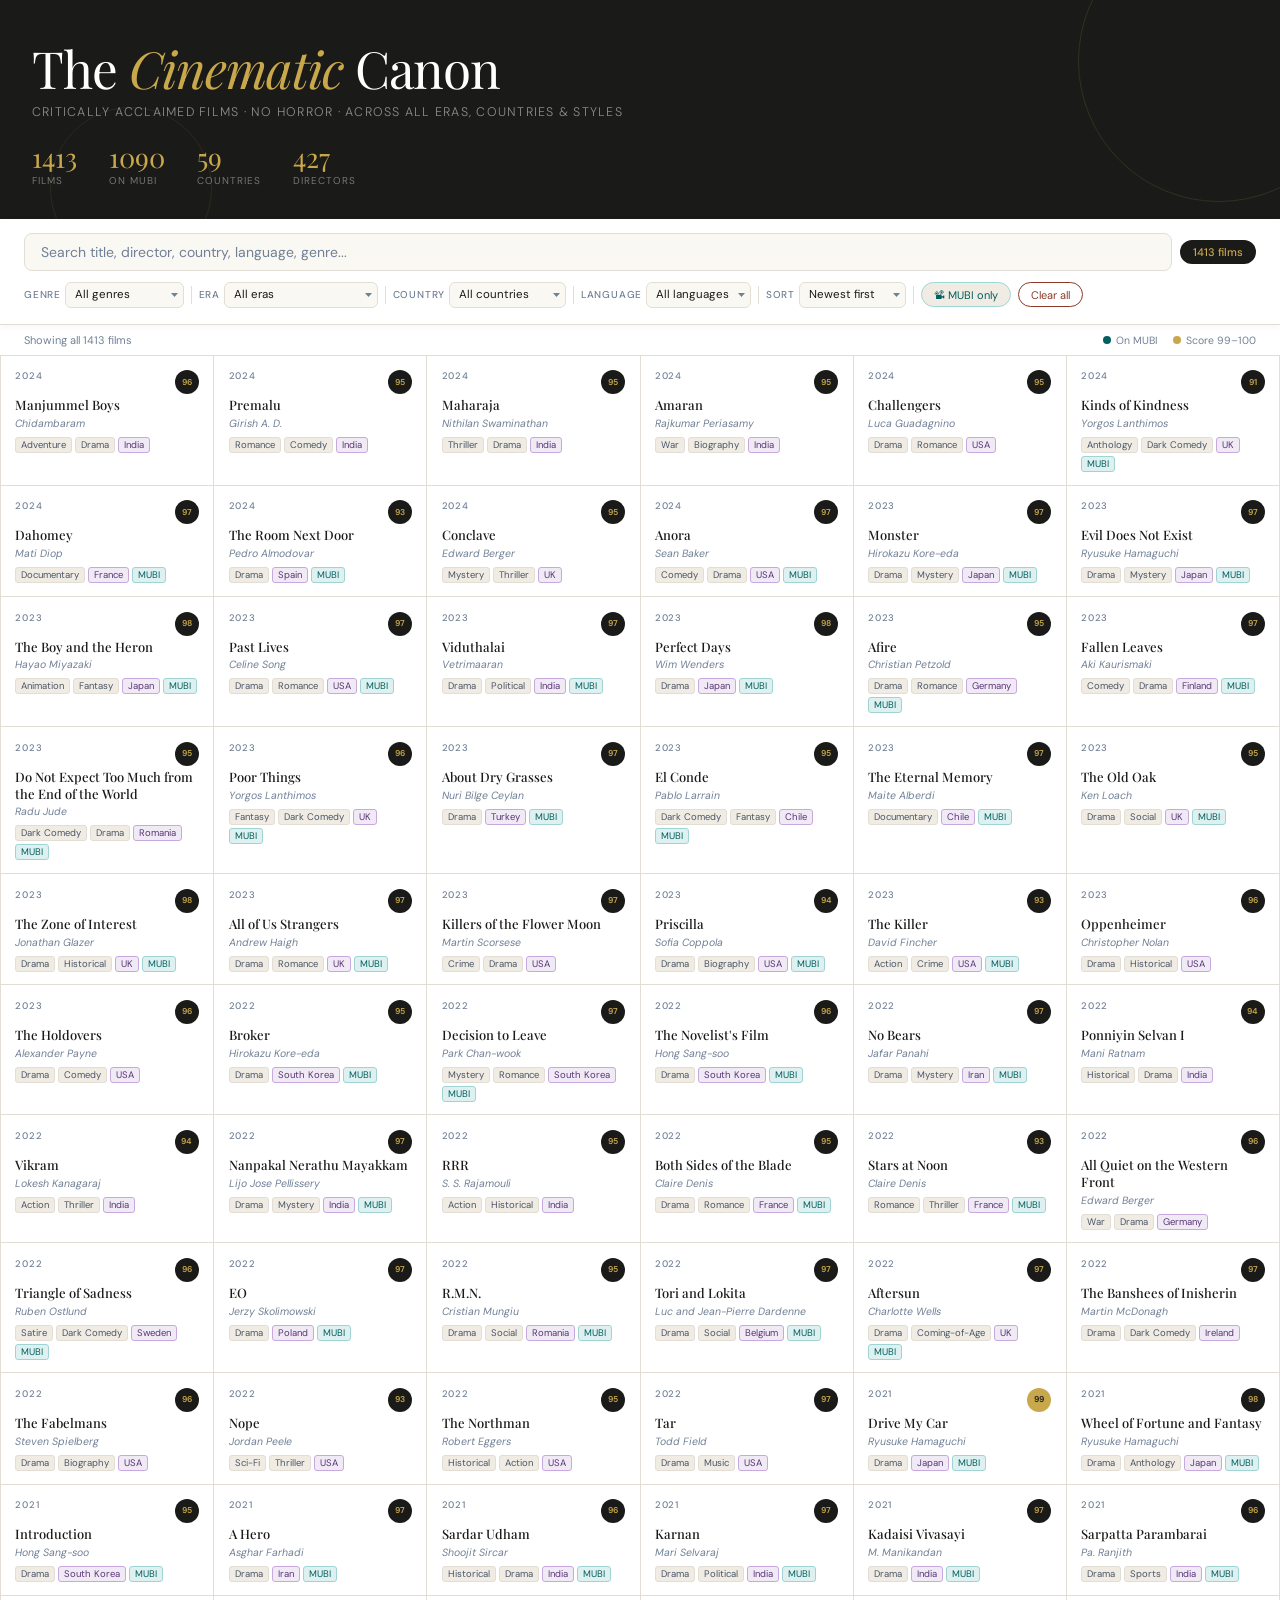
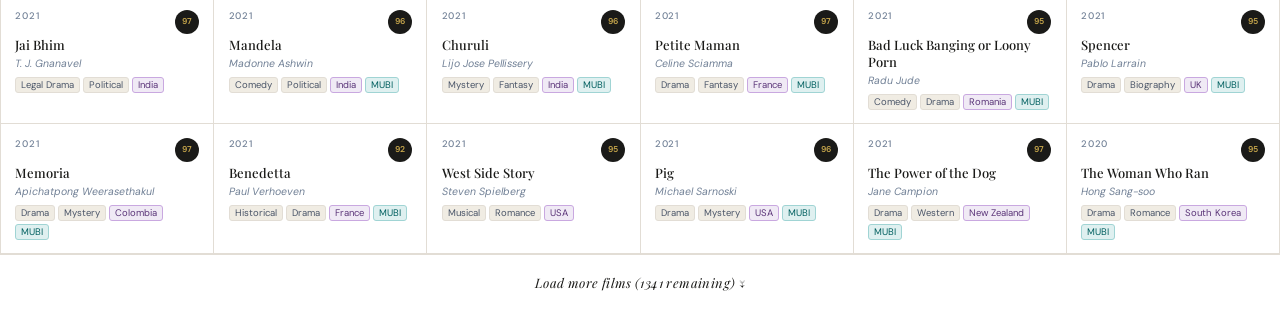
<file: cinematic_canon (1).html>
<!DOCTYPE html>
<html lang="en">
<head>
<meta charset="UTF-8">
<meta name="viewport" content="width=device-width, initial-scale=1.0">
<title>The Cinematic Canon — 1400+ Critically Acclaimed Films</title>
<style>
@import url('https://fonts.googleapis.com/css2?family=Playfair+Display:ital,wght@0,400;0,600;1,400&family=DM+Sans:opsz,wght@9..40,300;9..40,400;9..40,500&display=swap');
*{box-sizing:border-box;margin:0;padding:0}
:root{
  --cream:#faf8f3;--ink:#1a1a18;--gold:#c9a84c;--rust:#8b3a2a;
  --slate:#4a5568;--muted:#718096;--border:#e2ddd5;--card:#fff;
  --tag-bg:#f0ece3;--mubi:#005f5f;--hover:#fdf9f0;
}
body{background:var(--cream);font-family:'DM Sans',sans-serif;color:var(--ink);min-height:100vh}

/* HERO */
.hero{background:var(--ink);color:#fff;padding:2.5rem 2rem 2rem;position:relative;overflow:hidden}
.hero::before{content:'';position:absolute;top:-80px;right:-80px;width:280px;height:280px;border:1px solid rgba(201,168,76,.15);border-radius:50%;pointer-events:none}
.hero::after{content:'';position:absolute;bottom:-50px;left:50px;width:160px;height:160px;border:1px solid rgba(201,168,76,.1);border-radius:50%;pointer-events:none}
.hero-inner{position:relative;z-index:1}
.hero-title{font-family:'Playfair Display',serif;font-size:clamp(1.8rem,4vw,3.2rem);color:#fff;font-weight:400;letter-spacing:-.02em;line-height:1.1}
.hero-title em{color:var(--gold);font-style:italic}
.hero-sub{color:rgba(255,255,255,.5);font-size:.78rem;margin-top:.5rem;letter-spacing:.1em;text-transform:uppercase;font-weight:300}
.hero-stats{display:flex;gap:2rem;margin-top:1.5rem;flex-wrap:wrap}
.stat .num{font-family:'Playfair Display',serif;font-size:1.7rem;color:var(--gold);line-height:1}
.stat .lbl{font-size:10px;color:rgba(255,255,255,.4);text-transform:uppercase;letter-spacing:.1em;margin-top:2px}

/* CONTROLS */
.controls{background:#fff;border-bottom:1px solid var(--border);padding:.9rem 1.5rem;position:sticky;top:0;z-index:100;box-shadow:0 2px 8px rgba(0,0,0,.04)}
.search-row{display:flex;gap:8px;align-items:center;margin-bottom:.7rem}
.search-box{flex:1;padding:.55rem 1rem;border:1.5px solid var(--border);border-radius:8px;font-size:14px;font-family:'DM Sans',sans-serif;background:var(--cream);outline:none;transition:border .2s;color:var(--ink)}
.search-box:focus{border-color:var(--gold);background:#fff}
.search-box::placeholder{color:var(--muted)}
.count-pill{background:var(--ink);color:var(--gold);font-size:11px;font-weight:500;padding:.3rem .8rem;border-radius:20px;white-space:nowrap}
.filter-row{display:flex;gap:7px;overflow-x:auto;padding-bottom:2px;scrollbar-width:none;align-items:center;flex-wrap:nowrap}
.filter-row::-webkit-scrollbar{display:none}
.fg{display:flex;gap:4px;align-items:center;flex-shrink:0}
.fl{font-size:10px;color:var(--muted);text-transform:uppercase;letter-spacing:.08em;font-weight:500;white-space:nowrap}
select.flt{padding:.28rem 1.3rem .28rem .55rem;border:1px solid var(--border);border-radius:6px;font-size:11.5px;font-family:'DM Sans',sans-serif;background:var(--cream);color:var(--ink);outline:none;cursor:pointer;appearance:none;background-image:url("data:image/svg+xml,%3Csvg xmlns='http://www.w3.org/2000/svg' width='10' height='6'%3E%3Cpath d='M0 0l5 6 5-6z' fill='%23718096'/%3E%3C/svg%3E");background-repeat:no-repeat;background-position:right 5px center;background-size:7px;transition:border .15s}
select.flt:focus{border-color:var(--gold)}
.tbtn{padding:.28rem .75rem;border:1px solid var(--border);border-radius:20px;font-size:11px;cursor:pointer;background:var(--tag-bg);color:var(--ink);font-family:'DM Sans',sans-serif;white-space:nowrap;transition:all .15s;font-weight:400}
.tbtn:hover{border-color:var(--gold);background:#f7f0df}
.tbtn.on{background:var(--ink);color:#fff;border-color:var(--ink)}
.tbtn.mubi-btn{border-color:#9dd6d6;color:var(--mubi)}
.tbtn.mubi-btn.on{background:var(--mubi);color:#fff;border-color:var(--mubi)}
.clr{padding:.28rem .75rem;border:1px solid var(--rust);border-radius:20px;font-size:11px;cursor:pointer;background:transparent;color:var(--rust);font-family:'DM Sans',sans-serif;white-space:nowrap;transition:all .15s;flex-shrink:0}
.clr:hover{background:var(--rust);color:#fff}
.divider{width:1px;height:18px;background:var(--border);flex-shrink:0}

/* RESULTS BAR */
.results-bar{padding:.5rem 1.5rem;font-size:11px;color:var(--muted);border-bottom:1px solid var(--border);background:#fff;display:flex;align-items:center;justify-content:space-between;gap:1rem;flex-wrap:wrap}
.legend{display:flex;gap:1rem;align-items:center;flex-shrink:0;flex-wrap:wrap}
.legend span{display:flex;align-items:center;gap:5px;font-size:10.5px}
.dot{width:8px;height:8px;border-radius:50%;flex-shrink:0}
.dot-mubi{background:var(--mubi)}
.dot-gold{background:var(--gold)}

/* GRID */
.grid{display:grid;grid-template-columns:repeat(auto-fill,minmax(205px,1fr));border-left:1px solid var(--border)}
.card{background:var(--card);border-right:1px solid var(--border);border-bottom:1px solid var(--border);padding:.9rem .9rem .8rem;position:relative;transition:background .15s;cursor:default}
.card:hover{background:var(--hover)}
.card-top{display:flex;justify-content:space-between;align-items:flex-start;margin-bottom:3px}
.card-year{font-size:9.5px;color:var(--muted);text-transform:uppercase;letter-spacing:.08em;font-weight:500}
.rating{width:24px;height:24px;border-radius:50%;background:var(--ink);display:flex;align-items:center;justify-content:center;font-size:8.5px;color:var(--gold);font-weight:600;flex-shrink:0}
.rating.top{background:var(--gold);color:var(--ink)}
.card-title{font-size:13px;font-weight:500;line-height:1.3;margin-bottom:3px;font-family:'Playfair Display',serif;color:var(--ink)}
.card-dir{font-size:10.5px;color:var(--muted);margin-bottom:7px;font-style:italic}
.tags{display:flex;flex-wrap:wrap;gap:3px}
.tag{font-size:9.5px;padding:1px 5px;border-radius:3px;background:var(--tag-bg);color:var(--slate);border:.5px solid var(--border);white-space:nowrap}
.tag-mubi{background:#dff0f0;color:var(--mubi);border-color:#a0d4d4}
.tag-country{background:#f0eaf5;color:#5a3478;border-color:#c9a8e0}

/* EMPTY */
.empty{padding:4rem 2rem;text-align:center;color:var(--muted);grid-column:1/-1}
.empty h3{font-family:'Playfair Display',serif;font-size:1.5rem;color:var(--ink);margin-bottom:.5rem;font-style:italic}

/* LOAD MORE */
.load-more-wrap{background:#fff;border-top:1px solid var(--border)}
.load-more{display:block;width:100%;padding:1.2rem;background:transparent;border:none;font-size:13px;color:var(--ink);cursor:pointer;font-family:'Playfair Display',serif;font-style:italic;letter-spacing:.03em;transition:background .15s}
.load-more:hover{background:var(--hover)}
.load-more:disabled{color:var(--muted);cursor:default}
.load-more:disabled:hover{background:transparent}

@media(max-width:600px){
  .hero{padding:1.5rem 1rem}
  .controls{padding:.7rem 1rem}
  .grid{grid-template-columns:repeat(auto-fill,minmax(160px,1fr))}
}
</style>
</head>
<body>
<div id="app">
  <div class="hero">
    <div class="hero-inner">
      <div class="hero-title">The <em>Cinematic</em> Canon</div>
      <div class="hero-sub">Critically Acclaimed Films · No Horror · Across All Eras, Countries &amp; Styles</div>
      <div class="hero-stats">
        <div class="stat"><div class="num" id="s-total">1413</div><div class="lbl">Films</div></div>
        <div class="stat"><div class="num" id="s-mubi">—</div><div class="lbl">On MUBI</div></div>
        <div class="stat"><div class="num" id="s-countries">59</div><div class="lbl">Countries</div></div>
        <div class="stat"><div class="num" id="s-dirs">—</div><div class="lbl">Directors</div></div>
      </div>
    </div>
  </div>

  <div class="controls">
    <div class="search-row">
      <input class="search-box" id="search" placeholder="Search title, director, country, language, genre..." type="text">
      <span class="count-pill" id="count-pill">Loading…</span>
    </div>
    <div class="filter-row">
      <div class="fg"><span class="fl">Genre</span><select class="flt" id="genre-f"><option value="">All genres</option></select></div>
      <div class="divider"></div>
      <div class="fg"><span class="fl">Era</span>
        <select class="flt" id="era-f">
          <option value="">All eras</option>
          <option value="Silent">Silent (pre-1930)</option>
          <option value="Classical">Classical (1930–59)</option>
          <option value="NewWave">New Wave (1960–79)</option>
          <option value="Modern">Modern (1980–2009)</option>
          <option value="Contemporary">Contemporary (2010+)</option>
        </select>
      </div>
      <div class="divider"></div>
      <div class="fg"><span class="fl">Country</span><select class="flt" id="country-f"><option value="">All countries</option></select></div>
      <div class="divider"></div>
      <div class="fg"><span class="fl">Language</span><select class="flt" id="lang-f"><option value="">All languages</option></select></div>
      <div class="divider"></div>
      <div class="fg"><span class="fl">Sort</span>
        <select class="flt" id="sort-f">
          <option value="year-desc">Newest first</option>
          <option value="year-asc">Oldest first</option>
          <option value="title">A–Z Title</option>
          <option value="rating-desc">Highest rated</option>
          <option value="dir">Director A–Z</option>
        </select>
      </div>
      <div class="divider"></div>
      <button class="tbtn mubi-btn" id="mubi-btn" onclick="toggleMUBI()">📽 MUBI only</button>
      <button class="clr" onclick="clearFilters()">Clear all</button>
    </div>
  </div>

  <div class="results-bar">
    <span id="results-label">Showing all films</span>
    <div class="legend">
      <span><span class="dot dot-mubi"></span>On MUBI</span>
      <span><span class="dot dot-gold"></span>Score 99–100</span>
    </div>
  </div>

  <div class="grid" id="grid"></div>
  <div class="load-more-wrap">
    <button class="load-more" id="load-btn" onclick="loadMore()">Load more films ↓</button>
  </div>
</div>

<script>
const MOVIES = [{"t":"Seven Samurai","d":"Akira Kurosawa","y":1954,"g":["Action","Drama"],"c":"Japan","l":"Japanese","r":100,"m":true},{"t":"Rashomon","d":"Akira Kurosawa","y":1950,"g":["Drama","Mystery"],"c":"Japan","l":"Japanese","r":99,"m":true},{"t":"Ikiru","d":"Akira Kurosawa","y":1952,"g":["Drama"],"c":"Japan","l":"Japanese","r":99,"m":true},{"t":"High and Low","d":"Akira Kurosawa","y":1963,"g":["Crime","Thriller"],"c":"Japan","l":"Japanese","r":99,"m":true},{"t":"Ran","d":"Akira Kurosawa","y":1985,"g":["Drama","Historical"],"c":"Japan","l":"Japanese","r":98,"m":true},{"t":"Yojimbo","d":"Akira Kurosawa","y":1961,"g":["Action","Western"],"c":"Japan","l":"Japanese","r":97,"m":true},{"t":"Sanjuro","d":"Akira Kurosawa","y":1962,"g":["Action","Comedy"],"c":"Japan","l":"Japanese","r":96,"m":true},{"t":"Stray Dog","d":"Akira Kurosawa","y":1949,"g":["Crime","Thriller"],"c":"Japan","l":"Japanese","r":97,"m":true},{"t":"Drunken Angel","d":"Akira Kurosawa","y":1948,"g":["Crime","Drama"],"c":"Japan","l":"Japanese","r":96,"m":true},{"t":"The Hidden Fortress","d":"Akira Kurosawa","y":1958,"g":["Adventure","Action"],"c":"Japan","l":"Japanese","r":96,"m":true},{"t":"Dersu Uzala","d":"Akira Kurosawa","y":1975,"g":["Adventure","Drama"],"c":"Japan","l":"Japanese","r":97,"m":false},{"t":"Red Beard","d":"Akira Kurosawa","y":1965,"g":["Drama"],"c":"Japan","l":"Japanese","r":97,"m":true},{"t":"Throne of Blood","d":"Akira Kurosawa","y":1957,"g":["Drama","Historical"],"c":"Japan","l":"Japanese","r":97,"m":true},{"t":"Kagemusha","d":"Akira Kurosawa","y":1980,"g":["Drama","Historical"],"c":"Japan","l":"Japanese","r":96,"m":true},{"t":"The Bad Sleep Well","d":"Akira Kurosawa","y":1960,"g":["Crime","Drama"],"c":"Japan","l":"Japanese","r":96,"m":true},{"t":"The Lower Depths","d":"Akira Kurosawa","y":1957,"g":["Drama"],"c":"Japan","l":"Japanese","r":95,"m":true},{"t":"Sanshiro Sugata","d":"Akira Kurosawa","y":1943,"g":["Action","Drama"],"c":"Japan","l":"Japanese","r":92,"m":true},{"t":"I Was Born But...","d":"Yasujiro Ozu","y":1932,"g":["Comedy","Drama","Silent"],"c":"Japan","l":"Silent","r":98,"m":true},{"t":"Tokyo Story","d":"Yasujiro Ozu","y":1953,"g":["Drama","Family"],"c":"Japan","l":"Japanese","r":100,"m":true},{"t":"Late Spring","d":"Yasujiro Ozu","y":1949,"g":["Drama","Family"],"c":"Japan","l":"Japanese","r":99,"m":true},{"t":"An Autumn Afternoon","d":"Yasujiro Ozu","y":1962,"g":["Drama","Family"],"c":"Japan","l":"Japanese","r":99,"m":true},{"t":"Early Summer","d":"Yasujiro Ozu","y":1951,"g":["Drama","Family"],"c":"Japan","l":"Japanese","r":98,"m":true},{"t":"Good Morning","d":"Yasujiro Ozu","y":1959,"g":["Comedy","Family"],"c":"Japan","l":"Japanese","r":96,"m":true},{"t":"Floating Weeds","d":"Yasujiro Ozu","y":1959,"g":["Drama"],"c":"Japan","l":"Japanese","r":97,"m":true},{"t":"The Flavor of Green Tea Over Rice","d":"Yasujiro Ozu","y":1952,"g":["Drama","Romance"],"c":"Japan","l":"Japanese","r":96,"m":true},{"t":"The End of Summer","d":"Yasujiro Ozu","y":1961,"g":["Drama","Family"],"c":"Japan","l":"Japanese","r":96,"m":true},{"t":"There Was a Father","d":"Yasujiro Ozu","y":1942,"g":["Drama","Family"],"c":"Japan","l":"Japanese","r":97,"m":true},{"t":"Late Autumn","d":"Yasujiro Ozu","y":1960,"g":["Drama","Family"],"c":"Japan","l":"Japanese","r":96,"m":true},{"t":"Early Spring","d":"Yasujiro Ozu","y":1956,"g":["Drama","Romance"],"c":"Japan","l":"Japanese","r":96,"m":true},{"t":"A Hen in the Wind","d":"Yasujiro Ozu","y":1948,"g":["Drama"],"c":"Japan","l":"Japanese","r":95,"m":true},{"t":"The Record of a Tenement Gentleman","d":"Yasujiro Ozu","y":1947,"g":["Drama"],"c":"Japan","l":"Japanese","r":95,"m":true},{"t":"Ugetsu","d":"Kenji Mizoguchi","y":1953,"g":["Drama","Fantasy"],"c":"Japan","l":"Japanese","r":99,"m":true},{"t":"Sansho the Bailiff","d":"Kenji Mizoguchi","y":1954,"g":["Drama","Historical"],"c":"Japan","l":"Japanese","r":99,"m":true},{"t":"The Life of Oharu","d":"Kenji Mizoguchi","y":1952,"g":["Drama","Historical"],"c":"Japan","l":"Japanese","r":97,"m":true},{"t":"Chikamatsu Monogatari","d":"Kenji Mizoguchi","y":1954,"g":["Drama","Historical"],"c":"Japan","l":"Japanese","r":97,"m":true},{"t":"Sisters of the Gion","d":"Kenji Mizoguchi","y":1936,"g":["Drama"],"c":"Japan","l":"Japanese","r":97,"m":true},{"t":"The Story of the Last Chrysanthemum","d":"Kenji Mizoguchi","y":1939,"g":["Drama","Historical"],"c":"Japan","l":"Japanese","r":98,"m":true},{"t":"Osaka Elegy","d":"Kenji Mizoguchi","y":1936,"g":["Drama"],"c":"Japan","l":"Japanese","r":97,"m":true},{"t":"Shoplifters","d":"Hirokazu Kore-eda","y":2018,"g":["Drama","Family"],"c":"Japan","l":"Japanese","r":99,"m":true},{"t":"Nobody Knows","d":"Hirokazu Kore-eda","y":2004,"g":["Drama","Family"],"c":"Japan","l":"Japanese","r":98,"m":true},{"t":"Still Walking","d":"Hirokazu Kore-eda","y":2008,"g":["Drama","Family"],"c":"Japan","l":"Japanese","r":97,"m":true},{"t":"After Life","d":"Hirokazu Kore-eda","y":1998,"g":["Drama","Fantasy"],"c":"Japan","l":"Japanese","r":98,"m":true},{"t":"Maborosi","d":"Hirokazu Kore-eda","y":1995,"g":["Drama"],"c":"Japan","l":"Japanese","r":97,"m":true},{"t":"Like Father Like Son","d":"Hirokazu Kore-eda","y":2013,"g":["Drama","Family"],"c":"Japan","l":"Japanese","r":97,"m":true},{"t":"Our Little Sister","d":"Hirokazu Kore-eda","y":2015,"g":["Drama","Family"],"c":"Japan","l":"Japanese","r":97,"m":true},{"t":"After the Storm","d":"Hirokazu Kore-eda","y":2016,"g":["Drama","Family"],"c":"Japan","l":"Japanese","r":97,"m":true},{"t":"Monster","d":"Hirokazu Kore-eda","y":2023,"g":["Drama","Mystery"],"c":"Japan","l":"Japanese","r":97,"m":true},{"t":"Air Doll","d":"Hirokazu Kore-eda","y":2009,"g":["Drama","Fantasy"],"c":"Japan","l":"Japanese","r":94,"m":true},{"t":"Broker","d":"Hirokazu Kore-eda","y":2022,"g":["Drama"],"c":"South Korea","l":"Korean","r":95,"m":true},{"t":"Drive My Car","d":"Ryusuke Hamaguchi","y":2021,"g":["Drama"],"c":"Japan","l":"Japanese","r":99,"m":true},{"t":"Wheel of Fortune and Fantasy","d":"Ryusuke Hamaguchi","y":2021,"g":["Drama","Anthology"],"c":"Japan","l":"Japanese","r":98,"m":true},{"t":"Happy Hour","d":"Ryusuke Hamaguchi","y":2015,"g":["Drama"],"c":"Japan","l":"Japanese","r":98,"m":true},{"t":"Asako I and II","d":"Ryusuke Hamaguchi","y":2018,"g":["Drama","Romance"],"c":"Japan","l":"Japanese","r":96,"m":true},{"t":"Evil Does Not Exist","d":"Ryusuke Hamaguchi","y":2023,"g":["Drama","Mystery"],"c":"Japan","l":"Japanese","r":97,"m":true},{"t":"Hana-bi","d":"Takeshi Kitano","y":1997,"g":["Crime","Drama"],"c":"Japan","l":"Japanese","r":97,"m":true},{"t":"Sonatine","d":"Takeshi Kitano","y":1993,"g":["Crime","Drama"],"c":"Japan","l":"Japanese","r":96,"m":true},{"t":"Kikujiro","d":"Takeshi Kitano","y":1999,"g":["Drama","Comedy"],"c":"Japan","l":"Japanese","r":95,"m":true},{"t":"Violent Cop","d":"Takeshi Kitano","y":1989,"g":["Crime","Action"],"c":"Japan","l":"Japanese","r":95,"m":true},{"t":"Boiling Point","d":"Takeshi Kitano","y":1990,"g":["Crime","Drama"],"c":"Japan","l":"Japanese","r":94,"m":true},{"t":"A Scene at the Sea","d":"Takeshi Kitano","y":1991,"g":["Drama","Sports"],"c":"Japan","l":"Japanese","r":95,"m":true},{"t":"Dolls","d":"Takeshi Kitano","y":2002,"g":["Drama","Romance"],"c":"Japan","l":"Japanese","r":95,"m":true},{"t":"Battle Royale","d":"Kinji Fukasaku","y":2000,"g":["Action","Sci-Fi","Drama"],"c":"Japan","l":"Japanese","r":97,"m":false},{"t":"Perfect Blue","d":"Satoshi Kon","y":1997,"g":["Animation","Psychological","Thriller"],"c":"Japan","l":"Japanese","r":98,"m":true},{"t":"Millennium Actress","d":"Satoshi Kon","y":2001,"g":["Animation","Drama","Romance"],"c":"Japan","l":"Japanese","r":98,"m":true},{"t":"Tokyo Godfathers","d":"Satoshi Kon","y":2003,"g":["Animation","Comedy","Drama"],"c":"Japan","l":"Japanese","r":97,"m":true},{"t":"Paprika","d":"Satoshi Kon","y":2006,"g":["Animation","Sci-Fi","Fantasy"],"c":"Japan","l":"Japanese","r":97,"m":true},{"t":"Spirited Away","d":"Hayao Miyazaki","y":2001,"g":["Animation","Fantasy","Adventure"],"c":"Japan","l":"Japanese","r":99,"m":true},{"t":"Princess Mononoke","d":"Hayao Miyazaki","y":1997,"g":["Animation","Fantasy","Adventure"],"c":"Japan","l":"Japanese","r":98,"m":true},{"t":"My Neighbor Totoro","d":"Hayao Miyazaki","y":1988,"g":["Animation","Family","Fantasy"],"c":"Japan","l":"Japanese","r":99,"m":true},{"t":"Howl's Moving Castle","d":"Hayao Miyazaki","y":2004,"g":["Animation","Fantasy","Romance"],"c":"Japan","l":"Japanese","r":97,"m":true},{"t":"Nausicaa of the Valley of the Wind","d":"Hayao Miyazaki","y":1984,"g":["Animation","Sci-Fi","Fantasy"],"c":"Japan","l":"Japanese","r":97,"m":true},{"t":"Kiki's Delivery Service","d":"Hayao Miyazaki","y":1989,"g":["Animation","Family","Fantasy"],"c":"Japan","l":"Japanese","r":97,"m":true},{"t":"Castle in the Sky","d":"Hayao Miyazaki","y":1986,"g":["Animation","Adventure","Fantasy"],"c":"Japan","l":"Japanese","r":97,"m":true},{"t":"The Wind Rises","d":"Hayao Miyazaki","y":2013,"g":["Animation","Drama","Biography"],"c":"Japan","l":"Japanese","r":96,"m":true},{"t":"The Boy and the Heron","d":"Hayao Miyazaki","y":2023,"g":["Animation","Fantasy","Adventure"],"c":"Japan","l":"Japanese","r":98,"m":true},{"t":"Grave of the Fireflies","d":"Isao Takahata","y":1988,"g":["Animation","War","Drama"],"c":"Japan","l":"Japanese","r":99,"m":true},{"t":"Only Yesterday","d":"Isao Takahata","y":1991,"g":["Animation","Drama","Romance"],"c":"Japan","l":"Japanese","r":97,"m":true},{"t":"The Tale of Princess Kaguya","d":"Isao Takahata","y":2013,"g":["Animation","Fantasy","Drama"],"c":"Japan","l":"Japanese","r":98,"m":true},{"t":"Pom Poko","d":"Isao Takahata","y":1994,"g":["Animation","Fantasy","Comedy"],"c":"Japan","l":"Japanese","r":95,"m":false},{"t":"My Neighbors the Yamadas","d":"Isao Takahata","y":1999,"g":["Animation","Comedy","Family"],"c":"Japan","l":"Japanese","r":94,"m":true},{"t":"Akira","d":"Katsuhiro Otomo","y":1988,"g":["Animation","Sci-Fi","Action"],"c":"Japan","l":"Japanese","r":98,"m":false},{"t":"Ghost in the Shell","d":"Mamoru Oshii","y":1995,"g":["Animation","Sci-Fi","Action"],"c":"Japan","l":"Japanese","r":98,"m":false},{"t":"Your Name","d":"Makoto Shinkai","y":2016,"g":["Animation","Romance","Fantasy"],"c":"Japan","l":"Japanese","r":97,"m":false},{"t":"Weathering with You","d":"Makoto Shinkai","y":2019,"g":["Animation","Romance","Fantasy"],"c":"Japan","l":"Japanese","r":95,"m":false},{"t":"5 Centimeters per Second","d":"Makoto Shinkai","y":2007,"g":["Animation","Romance","Drama"],"c":"Japan","l":"Japanese","r":94,"m":false},{"t":"Wolf Children","d":"Mamoru Hosoda","y":2012,"g":["Animation","Fantasy","Family"],"c":"Japan","l":"Japanese","r":97,"m":false},{"t":"The Girl Who Leapt Through Time","d":"Mamoru Hosoda","y":2006,"g":["Animation","Sci-Fi","Romance"],"c":"Japan","l":"Japanese","r":96,"m":false},{"t":"Summer Wars","d":"Mamoru Hosoda","y":2009,"g":["Animation","Sci-Fi","Family"],"c":"Japan","l":"Japanese","r":96,"m":false},{"t":"A Silent Voice","d":"Yoshitoki Oima","y":2016,"g":["Animation","Drama","Romance"],"c":"Japan","l":"Japanese","r":96,"m":false},{"t":"Harakiri","d":"Masaki Kobayashi","y":1962,"g":["Drama","Historical"],"c":"Japan","l":"Japanese","r":99,"m":true},{"t":"Samurai Rebellion","d":"Masaki Kobayashi","y":1967,"g":["Drama","Historical"],"c":"Japan","l":"Japanese","r":97,"m":true},{"t":"Kwaidan","d":"Masaki Kobayashi","y":1964,"g":["Fantasy","Anthology"],"c":"Japan","l":"Japanese","r":96,"m":true},{"t":"The Human Condition I","d":"Masaki Kobayashi","y":1959,"g":["Drama","War"],"c":"Japan","l":"Japanese","r":98,"m":true},{"t":"The Human Condition II","d":"Masaki Kobayashi","y":1959,"g":["Drama","War"],"c":"Japan","l":"Japanese","r":97,"m":true},{"t":"The Human Condition III","d":"Masaki Kobayashi","y":1961,"g":["Drama","War"],"c":"Japan","l":"Japanese","r":97,"m":true},{"t":"Fires on the Plain","d":"Kon Ichikawa","y":1959,"g":["War","Drama"],"c":"Japan","l":"Japanese","r":97,"m":true},{"t":"The Burmese Harp","d":"Kon Ichikawa","y":1956,"g":["War","Drama"],"c":"Japan","l":"Japanese","r":97,"m":true},{"t":"An Actor's Revenge","d":"Kon Ichikawa","y":1963,"g":["Drama"],"c":"Japan","l":"Japanese","r":95,"m":true},{"t":"Floating Clouds","d":"Mikio Naruse","y":1955,"g":["Drama","Romance"],"c":"Japan","l":"Japanese","r":97,"m":true},{"t":"When a Woman Ascends the Stairs","d":"Mikio Naruse","y":1960,"g":["Drama"],"c":"Japan","l":"Japanese","r":97,"m":true},{"t":"Mother","d":"Mikio Naruse","y":1952,"g":["Drama","Family"],"c":"Japan","l":"Japanese","r":96,"m":true},{"t":"Woman of the Dunes","d":"Hiroshi Teshigahara","y":1964,"g":["Drama","Thriller"],"c":"Japan","l":"Japanese","r":99,"m":true},{"t":"The Face of Another","d":"Hiroshi Teshigahara","y":1966,"g":["Drama","Sci-Fi"],"c":"Japan","l":"Japanese","r":96,"m":true},{"t":"In the Realm of the Senses","d":"Nagisa Oshima","y":1976,"g":["Drama"],"c":"Japan","l":"Japanese","r":94,"m":true},{"t":"Merry Christmas Mr. Lawrence","d":"Nagisa Oshima","y":1983,"g":["War","Drama"],"c":"Japan","l":"Japanese","r":95,"m":false},{"t":"Boy","d":"Nagisa Oshima","y":1969,"g":["Drama","Crime"],"c":"Japan","l":"Japanese","r":96,"m":true},{"t":"Death by Hanging","d":"Nagisa Oshima","y":1968,"g":["Drama","Political"],"c":"Japan","l":"Japanese","r":96,"m":true},{"t":"Pale Flower","d":"Masahiro Shinoda","y":1964,"g":["Crime","Drama"],"c":"Japan","l":"Japanese","r":96,"m":true},{"t":"Double Suicide","d":"Masahiro Shinoda","y":1969,"g":["Drama","Romance"],"c":"Japan","l":"Japanese","r":97,"m":true},{"t":"Vengeance Is Mine","d":"Shohei Imamura","y":1979,"g":["Crime","Drama"],"c":"Japan","l":"Japanese","r":97,"m":true},{"t":"The Ballad of Narayama","d":"Shohei Imamura","y":1983,"g":["Drama","Historical"],"c":"Japan","l":"Japanese","r":96,"m":true},{"t":"The Insect Woman","d":"Shohei Imamura","y":1963,"g":["Drama","Social"],"c":"Japan","l":"Japanese","r":96,"m":true},{"t":"The Eel","d":"Shohei Imamura","y":1997,"g":["Drama"],"c":"Japan","l":"Japanese","r":95,"m":true},{"t":"Pigs and Battleships","d":"Shohei Imamura","y":1961,"g":["Crime","Drama"],"c":"Japan","l":"Japanese","r":96,"m":true},{"t":"Confessions","d":"Tetsuya Nakashima","y":2010,"g":["Thriller","Drama"],"c":"Japan","l":"Japanese","r":96,"m":true},{"t":"Memories of Matsuko","d":"Tetsuya Nakashima","y":2006,"g":["Drama","Musical"],"c":"Japan","l":"Japanese","r":95,"m":true},{"t":"Departures","d":"Yojiro Takita","y":2008,"g":["Drama"],"c":"Japan","l":"Japanese","r":96,"m":false},{"t":"13 Assassins","d":"Takashi Miike","y":2010,"g":["Action","Historical"],"c":"Japan","l":"Japanese","r":96,"m":true},{"t":"Happiness of the Katakuris","d":"Takashi Miike","y":2001,"g":["Comedy","Musical"],"c":"Japan","l":"Japanese","r":93,"m":true},{"t":"Hara-Kiri Death of a Samurai","d":"Takashi Miike","y":2011,"g":["Historical","Drama"],"c":"Japan","l":"Japanese","r":94,"m":true},{"t":"The Twilight Samurai","d":"Yoji Yamada","y":2002,"g":["Drama","Historical"],"c":"Japan","l":"Japanese","r":97,"m":true},{"t":"The Hidden Blade","d":"Yoji Yamada","y":2004,"g":["Drama","Historical"],"c":"Japan","l":"Japanese","r":95,"m":true},{"t":"Love and Honor","d":"Yoji Yamada","y":2006,"g":["Drama","Historical"],"c":"Japan","l":"Japanese","r":95,"m":true},{"t":"Tampopo","d":"Juzo Itami","y":1985,"g":["Comedy","Drama"],"c":"Japan","l":"Japanese","r":97,"m":true},{"t":"The Funeral","d":"Juzo Itami","y":1984,"g":["Comedy","Drama"],"c":"Japan","l":"Japanese","r":95,"m":true},{"t":"A Taxing Woman","d":"Juzo Itami","y":1987,"g":["Crime","Comedy"],"c":"Japan","l":"Japanese","r":95,"m":true},{"t":"Cure","d":"Kiyoshi Kurosawa","y":1997,"g":["Thriller","Crime"],"c":"Japan","l":"Japanese","r":96,"m":true},{"t":"Pulse","d":"Kiyoshi Kurosawa","y":2001,"g":["Sci-Fi","Thriller"],"c":"Japan","l":"Japanese","r":94,"m":true},{"t":"Tokyo Sonata","d":"Kiyoshi Kurosawa","y":2008,"g":["Drama","Family"],"c":"Japan","l":"Japanese","r":96,"m":true},{"t":"Charisma","d":"Kiyoshi Kurosawa","y":1999,"g":["Drama","Thriller"],"c":"Japan","l":"Japanese","r":93,"m":true},{"t":"Tokyo Drifter","d":"Seijun Suzuki","y":1966,"g":["Crime","Action"],"c":"Japan","l":"Japanese","r":95,"m":true},{"t":"Branded to Kill","d":"Seijun Suzuki","y":1967,"g":["Crime","Thriller"],"c":"Japan","l":"Japanese","r":96,"m":true},{"t":"Muddy River","d":"Kohei Oguri","y":1981,"g":["Drama","Coming-of-Age"],"c":"Japan","l":"Japanese","r":97,"m":true},{"t":"Like Someone in Love","d":"Abbas Kiarostami","y":2012,"g":["Drama","Romance"],"c":"Japan","l":"Japanese","r":95,"m":true},{"t":"Parasite","d":"Bong Joon-ho","y":2019,"g":["Thriller","Dark Comedy","Drama"],"c":"South Korea","l":"Korean","r":99,"m":true},{"t":"Memories of Murder","d":"Bong Joon-ho","y":2003,"g":["Crime","Thriller","Drama"],"c":"South Korea","l":"Korean","r":99,"m":true},{"t":"Mother","d":"Bong Joon-ho","y":2009,"g":["Thriller","Drama"],"c":"South Korea","l":"Korean","r":98,"m":true},{"t":"The Host","d":"Bong Joon-ho","y":2006,"g":["Sci-Fi","Thriller","Drama"],"c":"South Korea","l":"Korean","r":97,"m":true},{"t":"Barking Dogs Never Bite","d":"Bong Joon-ho","y":2000,"g":["Dark Comedy","Drama"],"c":"South Korea","l":"Korean","r":95,"m":true},{"t":"Snowpiercer","d":"Bong Joon-ho","y":2013,"g":["Sci-Fi","Action","Drama"],"c":"South Korea","l":"Korean","r":94,"m":false},{"t":"Okja","d":"Bong Joon-ho","y":2017,"g":["Drama","Sci-Fi"],"c":"South Korea","l":"Korean","r":94,"m":true},{"t":"Oldboy","d":"Park Chan-wook","y":2003,"g":["Mystery","Thriller"],"c":"South Korea","l":"Korean","r":98,"m":true},{"t":"Sympathy for Mr. Vengeance","d":"Park Chan-wook","y":2002,"g":["Crime","Thriller"],"c":"South Korea","l":"Korean","r":96,"m":true},{"t":"Lady Vengeance","d":"Park Chan-wook","y":2005,"g":["Crime","Drama"],"c":"South Korea","l":"Korean","r":96,"m":true},{"t":"The Handmaiden","d":"Park Chan-wook","y":2016,"g":["Romance","Thriller","Drama"],"c":"South Korea","l":"Korean","r":99,"m":true},{"t":"Decision to Leave","d":"Park Chan-wook","y":2022,"g":["Mystery","Romance"],"c":"South Korea","l":"Korean","r":97,"m":true},{"t":"Joint Security Area","d":"Park Chan-wook","y":2000,"g":["Drama","Thriller"],"c":"South Korea","l":"Korean","r":96,"m":false},{"t":"Stoker","d":"Park Chan-wook","y":2013,"g":["Thriller","Drama"],"c":"USA","l":"English","r":94,"m":true},{"t":"Secret Sunshine","d":"Lee Chang-dong","y":2007,"g":["Drama"],"c":"South Korea","l":"Korean","r":98,"m":true},{"t":"Poetry","d":"Lee Chang-dong","y":2010,"g":["Drama"],"c":"South Korea","l":"Korean","r":99,"m":true},{"t":"Oasis","d":"Lee Chang-dong","y":2002,"g":["Drama","Romance"],"c":"South Korea","l":"Korean","r":98,"m":true},{"t":"Burning","d":"Lee Chang-dong","y":2018,"g":["Mystery","Drama"],"c":"South Korea","l":"Korean","r":98,"m":true},{"t":"Peppermint Candy","d":"Lee Chang-dong","y":1999,"g":["Drama"],"c":"South Korea","l":"Korean","r":98,"m":true},{"t":"Green Fish","d":"Lee Chang-dong","y":1997,"g":["Crime","Drama"],"c":"South Korea","l":"Korean","r":95,"m":true},{"t":"Spring Summer Fall Winter and Spring","d":"Kim Ki-duk","y":2003,"g":["Drama","Philosophical"],"c":"South Korea","l":"Korean","r":97,"m":true},{"t":"3-Iron","d":"Kim Ki-duk","y":2004,"g":["Drama","Romance"],"c":"South Korea","l":"Korean","r":97,"m":true},{"t":"The Isle","d":"Kim Ki-duk","y":2000,"g":["Drama","Thriller"],"c":"South Korea","l":"Korean","r":95,"m":true},{"t":"The Wailing","d":"Na Hong-jin","y":2016,"g":["Mystery","Thriller","Drama"],"c":"South Korea","l":"Korean","r":97,"m":true},{"t":"The Chaser","d":"Na Hong-jin","y":2008,"g":["Thriller","Crime","Drama"],"c":"South Korea","l":"Korean","r":97,"m":true},{"t":"The Yellow Sea","d":"Na Hong-jin","y":2010,"g":["Thriller","Action","Crime"],"c":"South Korea","l":"Korean","r":97,"m":true},{"t":"A Tale of Two Sisters","d":"Kim Jee-woon","y":2003,"g":["Mystery","Drama"],"c":"South Korea","l":"Korean","r":97,"m":true},{"t":"I Saw the Devil","d":"Kim Jee-woon","y":2010,"g":["Thriller","Crime"],"c":"South Korea","l":"Korean","r":95,"m":true},{"t":"A Bittersweet Life","d":"Kim Jee-woon","y":2005,"g":["Action","Crime"],"c":"South Korea","l":"Korean","r":96,"m":true},{"t":"The Good the Bad the Weird","d":"Kim Jee-woon","y":2008,"g":["Action","Western"],"c":"South Korea","l":"Korean","r":95,"m":false},{"t":"Like You Know It All","d":"Hong Sang-soo","y":2009,"g":["Drama","Comedy"],"c":"South Korea","l":"Korean","r":94,"m":true},{"t":"Right Now Wrong Then","d":"Hong Sang-soo","y":2015,"g":["Drama","Romance"],"c":"South Korea","l":"Korean","r":95,"m":true},{"t":"The Day He Arrives","d":"Hong Sang-soo","y":2011,"g":["Drama","Comedy"],"c":"South Korea","l":"Korean","r":95,"m":true},{"t":"In Another Country","d":"Hong Sang-soo","y":2012,"g":["Drama","Comedy"],"c":"South Korea","l":"Korean","r":94,"m":true},{"t":"The Day After","d":"Hong Sang-soo","y":2017,"g":["Drama","Romance"],"c":"South Korea","l":"Korean","r":95,"m":true},{"t":"Hotel by the River","d":"Hong Sang-soo","y":2018,"g":["Drama"],"c":"South Korea","l":"Korean","r":94,"m":true},{"t":"The Woman Who Ran","d":"Hong Sang-soo","y":2020,"g":["Drama","Romance"],"c":"South Korea","l":"Korean","r":95,"m":true},{"t":"Introduction","d":"Hong Sang-soo","y":2021,"g":["Drama"],"c":"South Korea","l":"Korean","r":95,"m":true},{"t":"The Novelist's Film","d":"Hong Sang-soo","y":2022,"g":["Drama"],"c":"South Korea","l":"Korean","r":96,"m":true},{"t":"A Dirty Carnival","d":"Yoo Ha","y":2006,"g":["Crime","Drama"],"c":"South Korea","l":"Korean","r":95,"m":true},{"t":"A Taxi Driver","d":"Jang Hoon","y":2017,"g":["Drama","Historical"],"c":"South Korea","l":"Korean","r":95,"m":false},{"t":"Silenced","d":"Hwang Dong-hyuk","y":2011,"g":["Drama","Legal"],"c":"South Korea","l":"Korean","r":96,"m":false},{"t":"The Attorney","d":"Yang Woo-seok","y":2013,"g":["Drama","Legal"],"c":"South Korea","l":"Korean","r":95,"m":false},{"t":"Bedevilled","d":"Jang Cheol-soo","y":2010,"g":["Thriller","Drama"],"c":"South Korea","l":"Korean","r":95,"m":true},{"t":"Bleak Night","d":"Yoon Sung-hyun","y":2010,"g":["Drama","Coming-of-Age"],"c":"South Korea","l":"Korean","r":97,"m":true},{"t":"Save the Green Planet","d":"Jang Joon-hwan","y":2003,"g":["Sci-Fi","Comedy","Thriller"],"c":"South Korea","l":"Korean","r":94,"m":true},{"t":"The Throne","d":"Lee Joon-ik","y":2015,"g":["Historical","Drama"],"c":"South Korea","l":"Korean","r":95,"m":true},{"t":"King and the Clown","d":"Lee Joon-ik","y":2005,"g":["Historical","Drama"],"c":"South Korea","l":"Korean","r":95,"m":false},{"t":"Moving On","d":"Yoon Dan-bi","y":2019,"g":["Drama","Family"],"c":"South Korea","l":"Korean","r":95,"m":true},{"t":"Lucky Chan-sil","d":"Kim Cho-hee","y":2019,"g":["Drama","Comedy"],"c":"South Korea","l":"Korean","r":93,"m":true},{"t":"Minari","d":"Lee Isaac Chung","y":2020,"g":["Drama","Family"],"c":"USA","l":"Korean","r":97,"m":true},{"t":"Past Lives","d":"Celine Song","y":2023,"g":["Drama","Romance"],"c":"USA/South Korea","l":"English","r":97,"m":true},{"t":"Yi Yi","d":"Edward Yang","y":2000,"g":["Drama","Family"],"c":"Taiwan","l":"Mandarin","r":100,"m":true},{"t":"A Brighter Summer Day","d":"Edward Yang","y":1991,"g":["Drama","Crime"],"c":"Taiwan","l":"Mandarin","r":100,"m":true},{"t":"The Terrorizers","d":"Edward Yang","y":1986,"g":["Drama","Thriller"],"c":"Taiwan","l":"Mandarin","r":97,"m":true},{"t":"Taipei Story","d":"Edward Yang","y":1985,"g":["Drama","Romance"],"c":"Taiwan","l":"Mandarin","r":97,"m":true},{"t":"City of Sadness","d":"Hou Hsiao-hsien","y":1989,"g":["Drama","Historical"],"c":"Taiwan","l":"Mandarin","r":98,"m":true},{"t":"The Puppetmaster","d":"Hou Hsiao-hsien","y":1993,"g":["Drama","Historical"],"c":"Taiwan","l":"Mandarin","r":98,"m":true},{"t":"Flowers of Shanghai","d":"Hou Hsiao-hsien","y":1998,"g":["Drama","Period"],"c":"Taiwan","l":"Mandarin","r":98,"m":true},{"t":"Goodbye South Goodbye","d":"Hou Hsiao-hsien","y":1996,"g":["Drama"],"c":"Taiwan","l":"Mandarin","r":96,"m":true},{"t":"A Time to Live and a Time to Die","d":"Hou Hsiao-hsien","y":1985,"g":["Drama","Family"],"c":"Taiwan","l":"Mandarin","r":97,"m":true},{"t":"Dust in the Wind","d":"Hou Hsiao-hsien","y":1986,"g":["Drama","Romance"],"c":"Taiwan","l":"Mandarin","r":96,"m":true},{"t":"Three Times","d":"Hou Hsiao-hsien","y":2005,"g":["Romance","Drama","Anthology"],"c":"Taiwan","l":"Mandarin","r":97,"m":true},{"t":"The Assassin","d":"Hou Hsiao-hsien","y":2015,"g":["Historical","Drama","Action"],"c":"Taiwan","l":"Mandarin","r":97,"m":true},{"t":"In the Mood for Love","d":"Wong Kar-wai","y":2000,"g":["Romance","Drama"],"c":"Hong Kong","l":"Cantonese","r":99,"m":true},{"t":"Chungking Express","d":"Wong Kar-wai","y":1994,"g":["Romance","Drama"],"c":"Hong Kong","l":"Cantonese","r":98,"m":true},{"t":"2046","d":"Wong Kar-wai","y":2004,"g":["Romance","Sci-Fi"],"c":"Hong Kong","l":"Cantonese","r":96,"m":true},{"t":"Days of Being Wild","d":"Wong Kar-wai","y":1990,"g":["Drama","Romance"],"c":"Hong Kong","l":"Cantonese","r":97,"m":true},{"t":"Happy Together","d":"Wong Kar-wai","y":1997,"g":["Romance","Drama"],"c":"Hong Kong","l":"Cantonese","r":97,"m":true},{"t":"Fallen Angels","d":"Wong Kar-wai","y":1995,"g":["Crime","Romance"],"c":"Hong Kong","l":"Cantonese","r":95,"m":true},{"t":"Ashes of Time","d":"Wong Kar-wai","y":1994,"g":["Action","Drama"],"c":"Hong Kong","l":"Cantonese","r":94,"m":true},{"t":"The Grandmaster","d":"Wong Kar-wai","y":2013,"g":["Action","Historical","Drama"],"c":"Hong Kong","l":"Cantonese","r":95,"m":true},{"t":"Eat Drink Man Woman","d":"Ang Lee","y":1994,"g":["Drama","Family","Comedy"],"c":"Taiwan","l":"Mandarin","r":97,"m":true},{"t":"The Wedding Banquet","d":"Ang Lee","y":1993,"g":["Comedy","Drama","Romance"],"c":"Taiwan/USA","l":"Mandarin","r":97,"m":false},{"t":"Crouching Tiger Hidden Dragon","d":"Ang Lee","y":2000,"g":["Action","Fantasy","Drama"],"c":"Taiwan/Hong Kong","l":"Mandarin","r":97,"m":false},{"t":"Brokeback Mountain","d":"Ang Lee","y":2005,"g":["Drama","Romance","Western"],"c":"USA","l":"English","r":97,"m":false},{"t":"The Ice Storm","d":"Ang Lee","y":1997,"g":["Drama","Family"],"c":"USA","l":"English","r":97,"m":true},{"t":"Lust Caution","d":"Ang Lee","y":2007,"g":["Drama","Thriller","Historical"],"c":"Taiwan/Hong Kong","l":"Mandarin","r":96,"m":true},{"t":"Still Life","d":"Jia Zhangke","y":2006,"g":["Drama"],"c":"China","l":"Mandarin","r":97,"m":true},{"t":"A Touch of Sin","d":"Jia Zhangke","y":2013,"g":["Drama","Crime","Anthology"],"c":"China","l":"Mandarin","r":97,"m":true},{"t":"Platform","d":"Jia Zhangke","y":2000,"g":["Drama","Historical"],"c":"China","l":"Mandarin","r":97,"m":true},{"t":"Unknown Pleasures","d":"Jia Zhangke","y":2002,"g":["Drama","Social"],"c":"China","l":"Mandarin","r":96,"m":true},{"t":"Ash Is Purest White","d":"Jia Zhangke","y":2018,"g":["Drama","Crime","Romance"],"c":"China","l":"Mandarin","r":97,"m":true},{"t":"Mountains May Depart","d":"Jia Zhangke","y":2015,"g":["Drama","Family"],"c":"China","l":"Mandarin","r":95,"m":true},{"t":"24 City","d":"Jia Zhangke","y":2008,"g":["Documentary","Drama"],"c":"China","l":"Mandarin","r":95,"m":true},{"t":"Yellow Earth","d":"Chen Kaige","y":1984,"g":["Drama","Historical"],"c":"China","l":"Mandarin","r":98,"m":true},{"t":"Farewell My Concubine","d":"Chen Kaige","y":1993,"g":["Drama","Historical","Romance"],"c":"China/Hong Kong","l":"Mandarin","r":98,"m":true},{"t":"Raise the Red Lantern","d":"Zhang Yimou","y":1991,"g":["Drama","Historical"],"c":"China","l":"Mandarin","r":98,"m":true},{"t":"Ju Dou","d":"Zhang Yimou","y":1990,"g":["Drama","Thriller","Historical"],"c":"China/Japan","l":"Mandarin","r":97,"m":true},{"t":"To Live","d":"Zhang Yimou","y":1994,"g":["Drama","Historical","Family"],"c":"China/Hong Kong","l":"Mandarin","r":98,"m":true},{"t":"Red Sorghum","d":"Zhang Yimou","y":1988,"g":["Drama","Historical","War"],"c":"China","l":"Mandarin","r":97,"m":true},{"t":"The Story of Qiu Ju","d":"Zhang Yimou","y":1992,"g":["Drama","Legal","Social"],"c":"China","l":"Mandarin","r":96,"m":true},{"t":"Not One Less","d":"Zhang Yimou","y":1999,"g":["Drama","Children","Social"],"c":"China","l":"Mandarin","r":95,"m":true},{"t":"Hero","d":"Zhang Yimou","y":2002,"g":["Action","Historical","Drama"],"c":"China","l":"Mandarin","r":96,"m":false},{"t":"The Blue Kite","d":"Tian Zhuangzhuang","y":1993,"g":["Drama","Historical"],"c":"China","l":"Mandarin","r":98,"m":true},{"t":"Horse Thief","d":"Tian Zhuangzhuang","y":1986,"g":["Drama"],"c":"China","l":"Mandarin","r":97,"m":true},{"t":"Black Coal Thin Ice","d":"Diao Yinan","y":2014,"g":["Thriller","Crime","Drama"],"c":"China","l":"Mandarin","r":96,"m":true},{"t":"Wild Goose Lake","d":"Diao Yinan","y":2019,"g":["Thriller","Crime"],"c":"China","l":"Mandarin","r":95,"m":true},{"t":"Long Day's Journey Into Night","d":"Bi Gan","y":2018,"g":["Drama","Mystery"],"c":"China","l":"Mandarin","r":96,"m":true},{"t":"Kaili Blues","d":"Bi Gan","y":2015,"g":["Drama","Fantasy"],"c":"China","l":"Mandarin","r":97,"m":true},{"t":"So Long My Son","d":"Wang Xiaoshuai","y":2019,"g":["Drama","Historical"],"c":"China","l":"Mandarin","r":97,"m":true},{"t":"Beijing Bicycle","d":"Wang Xiaoshuai","y":2001,"g":["Drama","Social"],"c":"China","l":"Mandarin","r":96,"m":true},{"t":"Devils on the Doorstep","d":"Jiang Wen","y":2000,"g":["Comedy","War","Drama"],"c":"China","l":"Mandarin","r":98,"m":true},{"t":"In the Heat of the Sun","d":"Jiang Wen","y":1994,"g":["Drama","Coming-of-Age"],"c":"China","l":"Mandarin","r":97,"m":true},{"t":"Let the Bullets Fly","d":"Jiang Wen","y":2010,"g":["Comedy","Action","Western"],"c":"China","l":"Mandarin","r":95,"m":false},{"t":"Infernal Affairs","d":"Andrew Lau and Alan Mak","y":2002,"g":["Crime","Thriller","Drama"],"c":"Hong Kong","l":"Cantonese","r":97,"m":false},{"t":"Election","d":"Johnnie To","y":2005,"g":["Crime","Drama"],"c":"Hong Kong","l":"Cantonese","r":97,"m":true},{"t":"Election 2","d":"Johnnie To","y":2006,"g":["Crime","Drama"],"c":"Hong Kong","l":"Cantonese","r":96,"m":true},{"t":"Drug War","d":"Johnnie To","y":2012,"g":["Crime","Action"],"c":"Hong Kong","l":"Cantonese","r":96,"m":true},{"t":"Exiled","d":"Johnnie To","y":2006,"g":["Crime","Action","Western"],"c":"Hong Kong","l":"Cantonese","r":95,"m":true},{"t":"The Mission","d":"Johnnie To","y":1999,"g":["Crime","Action"],"c":"Hong Kong","l":"Cantonese","r":95,"m":true},{"t":"Mad Detective","d":"Johnnie To","y":2007,"g":["Crime","Thriller"],"c":"Hong Kong","l":"Cantonese","r":95,"m":true},{"t":"Hard Boiled","d":"John Woo","y":1992,"g":["Action","Crime"],"c":"Hong Kong","l":"Cantonese","r":96,"m":false},{"t":"A Better Tomorrow","d":"John Woo","y":1986,"g":["Action","Crime","Drama"],"c":"Hong Kong","l":"Cantonese","r":96,"m":false},{"t":"The Killer","d":"John Woo","y":1989,"g":["Action","Crime","Drama"],"c":"Hong Kong","l":"Cantonese","r":97,"m":false},{"t":"Rouge","d":"Stanley Kwan","y":1987,"g":["Romance","Fantasy","Drama"],"c":"Hong Kong","l":"Cantonese","r":97,"m":true},{"t":"Center Stage","d":"Stanley Kwan","y":1992,"g":["Drama","Biography"],"c":"Hong Kong","l":"Cantonese","r":96,"m":true},{"t":"Boat People","d":"Ann Hui","y":1982,"g":["Drama","War"],"c":"Hong Kong","l":"Cantonese","r":97,"m":true},{"t":"Song of the Exile","d":"Ann Hui","y":1990,"g":["Drama","Family"],"c":"Hong Kong","l":"Cantonese","r":96,"m":true},{"t":"A Simple Life","d":"Ann Hui","y":2011,"g":["Drama","Family"],"c":"Hong Kong","l":"Cantonese","r":96,"m":true},{"t":"Made in Hong Kong","d":"Fruit Chan","y":1997,"g":["Crime","Drama","Social"],"c":"Hong Kong","l":"Cantonese","r":96,"m":true},{"t":"Durian Durian","d":"Fruit Chan","y":2000,"g":["Drama","Social"],"c":"Hong Kong","l":"Cantonese","r":95,"m":true},{"t":"Police Story","d":"Jackie Chan","y":1985,"g":["Action","Crime","Comedy"],"c":"Hong Kong","l":"Cantonese","r":96,"m":false},{"t":"Close-Up","d":"Abbas Kiarostami","y":1990,"g":["Documentary","Drama"],"c":"Iran","l":"Persian","r":99,"m":true},{"t":"Taste of Cherry","d":"Abbas Kiarostami","y":1997,"g":["Drama","Philosophical"],"c":"Iran","l":"Persian","r":98,"m":true},{"t":"The Wind Will Carry Us","d":"Abbas Kiarostami","y":1999,"g":["Drama"],"c":"Iran","l":"Persian","r":98,"m":true},{"t":"Where Is the Friend's Home","d":"Abbas Kiarostami","y":1987,"g":["Drama","Children"],"c":"Iran","l":"Persian","r":97,"m":true},{"t":"Through the Olive Trees","d":"Abbas Kiarostami","y":1994,"g":["Drama","Romance"],"c":"Iran","l":"Persian","r":96,"m":true},{"t":"Life and Nothing More","d":"Abbas Kiarostami","y":1992,"g":["Drama"],"c":"Iran","l":"Persian","r":96,"m":true},{"t":"Certified Copy","d":"Abbas Kiarostami","y":2010,"g":["Drama","Romance","Mystery"],"c":"France/Italy","l":"French","r":97,"m":true},{"t":"A Separation","d":"Asghar Farhadi","y":2011,"g":["Drama","Thriller"],"c":"Iran","l":"Persian","r":99,"m":true},{"t":"About Elly","d":"Asghar Farhadi","y":2009,"g":["Drama","Mystery"],"c":"Iran","l":"Persian","r":98,"m":true},{"t":"The Salesman","d":"Asghar Farhadi","y":2016,"g":["Drama","Thriller"],"c":"Iran","l":"Persian","r":97,"m":true},{"t":"A Hero","d":"Asghar Farhadi","y":2021,"g":["Drama"],"c":"Iran","l":"Persian","r":97,"m":true},{"t":"The Past","d":"Asghar Farhadi","y":2013,"g":["Drama","Mystery"],"c":"France/Iran","l":"French","r":96,"m":true},{"t":"Everybody Knows","d":"Asghar Farhadi","y":2018,"g":["Mystery","Drama","Thriller"],"c":"Iran/Spain","l":"Spanish","r":95,"m":true},{"t":"Fireworks Wednesday","d":"Asghar Farhadi","y":2006,"g":["Drama","Thriller"],"c":"Iran","l":"Persian","r":96,"m":true},{"t":"Children of Heaven","d":"Majid Majidi","y":1997,"g":["Drama","Family","Children"],"c":"Iran","l":"Persian","r":97,"m":true},{"t":"The Color of Paradise","d":"Majid Majidi","y":1999,"g":["Drama","Family"],"c":"Iran","l":"Persian","r":97,"m":true},{"t":"Baran","d":"Majid Majidi","y":2001,"g":["Drama","Romance"],"c":"Iran","l":"Persian","r":96,"m":true},{"t":"The Cow","d":"Dariush Mehrjui","y":1969,"g":["Drama"],"c":"Iran","l":"Persian","r":97,"m":true},{"t":"Hamoun","d":"Dariush Mehrjui","y":1990,"g":["Drama","Psychological"],"c":"Iran","l":"Persian","r":96,"m":true},{"t":"The Runner","d":"Amir Naderi","y":1984,"g":["Drama","Coming-of-Age"],"c":"Iran","l":"Persian","r":97,"m":true},{"t":"Offside","d":"Jafar Panahi","y":2006,"g":["Drama","Comedy"],"c":"Iran","l":"Persian","r":96,"m":true},{"t":"The Circle","d":"Jafar Panahi","y":2000,"g":["Drama"],"c":"Iran","l":"Persian","r":96,"m":true},{"t":"This Is Not a Film","d":"Jafar Panahi","y":2011,"g":["Documentary","Drama"],"c":"Iran","l":"Persian","r":97,"m":true},{"t":"Taxi","d":"Jafar Panahi","y":2015,"g":["Documentary","Drama"],"c":"Iran","l":"Persian","r":96,"m":true},{"t":"No Bears","d":"Jafar Panahi","y":2022,"g":["Drama","Mystery"],"c":"Iran","l":"Persian","r":97,"m":true},{"t":"3 Faces","d":"Jafar Panahi","y":2018,"g":["Drama","Mystery"],"c":"Iran","l":"Persian","r":96,"m":true},{"t":"Crimson Gold","d":"Jafar Panahi","y":2003,"g":["Crime","Drama"],"c":"Iran","l":"Persian","r":96,"m":true},{"t":"The White Balloon","d":"Jafar Panahi","y":1995,"g":["Drama","Children"],"c":"Iran","l":"Persian","r":95,"m":true},{"t":"Bashu the Little Stranger","d":"Bahram Beyzaie","y":1989,"g":["Drama"],"c":"Iran","l":"Persian","r":97,"m":true},{"t":"A Time for Drunken Horses","d":"Bahman Ghobadi","y":2000,"g":["Drama"],"c":"Iran","l":"Kurdish","r":96,"m":true},{"t":"Turtles Can Fly","d":"Bahman Ghobadi","y":2004,"g":["Drama","War"],"c":"Iraq/Iran","l":"Kurdish","r":97,"m":true},{"t":"Moment of Innocence","d":"Mohsen Makhmalbaf","y":1996,"g":["Drama"],"c":"Iran","l":"Persian","r":96,"m":true},{"t":"Gabbeh","d":"Mohsen Makhmalbaf","y":1996,"g":["Drama","Fantasy"],"c":"Iran","l":"Persian","r":95,"m":true},{"t":"The Apple","d":"Samira Makhmalbaf","y":1998,"g":["Drama","Documentary"],"c":"Iran","l":"Persian","r":96,"m":true},{"t":"Blackboards","d":"Samira Makhmalbaf","y":2000,"g":["Drama"],"c":"Iran","l":"Persian","r":95,"m":true},{"t":"Pather Panchali","d":"Satyajit Ray","y":1955,"g":["Drama","Family"],"c":"India","l":"Bengali","r":99,"m":true},{"t":"Aparajito","d":"Satyajit Ray","y":1956,"g":["Drama","Family"],"c":"India","l":"Bengali","r":98,"m":true},{"t":"Apur Sansar","d":"Satyajit Ray","y":1959,"g":["Drama","Family"],"c":"India","l":"Bengali","r":99,"m":true},{"t":"Charulata","d":"Satyajit Ray","y":1964,"g":["Drama","Romance"],"c":"India","l":"Bengali","r":99,"m":true},{"t":"The Music Room","d":"Satyajit Ray","y":1958,"g":["Drama"],"c":"India","l":"Bengali","r":98,"m":true},{"t":"Devi","d":"Satyajit Ray","y":1960,"g":["Drama"],"c":"India","l":"Bengali","r":97,"m":true},{"t":"Mahanagar","d":"Satyajit Ray","y":1963,"g":["Drama","Social"],"c":"India","l":"Bengali","r":98,"m":true},{"t":"Nayak","d":"Satyajit Ray","y":1966,"g":["Drama"],"c":"India","l":"Bengali","r":97,"m":true},{"t":"The Chess Players","d":"Satyajit Ray","y":1977,"g":["Historical","Drama"],"c":"India","l":"Hindi","r":97,"m":true},{"t":"Ghare Baire","d":"Satyajit Ray","y":1984,"g":["Drama","Political"],"c":"India","l":"Bengali","r":96,"m":true},{"t":"Agantuk","d":"Satyajit Ray","y":1991,"g":["Drama"],"c":"India","l":"Bengali","r":96,"m":true},{"t":"Sonar Kella","d":"Satyajit Ray","y":1974,"g":["Adventure","Mystery","Children"],"c":"India","l":"Bengali","r":96,"m":true},{"t":"Hirak Rajar Deshe","d":"Satyajit Ray","y":1980,"g":["Musical","Fantasy","Political"],"c":"India","l":"Bengali","r":97,"m":true},{"t":"Goopy Gyne Bagha Byne","d":"Satyajit Ray","y":1969,"g":["Musical","Fantasy","Comedy"],"c":"India","l":"Bengali","r":97,"m":true},{"t":"Jana Aranya","d":"Satyajit Ray","y":1975,"g":["Drama","Social"],"c":"India","l":"Bengali","r":97,"m":true},{"t":"Pratidwandi","d":"Satyajit Ray","y":1970,"g":["Drama","Social"],"c":"India","l":"Bengali","r":96,"m":true},{"t":"Aranyer Din Ratri","d":"Satyajit Ray","y":1970,"g":["Drama"],"c":"India","l":"Bengali","r":97,"m":true},{"t":"Seemabaddha","d":"Satyajit Ray","y":1971,"g":["Drama","Social"],"c":"India","l":"Bengali","r":96,"m":true},{"t":"Meghe Dhaka Tara","d":"Ritwik Ghatak","y":1960,"g":["Drama"],"c":"India","l":"Bengali","r":99,"m":true},{"t":"Komal Gandhar","d":"Ritwik Ghatak","y":1961,"g":["Drama","Political"],"c":"India","l":"Bengali","r":98,"m":true},{"t":"Subarnarekha","d":"Ritwik Ghatak","y":1965,"g":["Drama"],"c":"India","l":"Bengali","r":98,"m":true},{"t":"Titash Ekti Nadir Naam","d":"Ritwik Ghatak","y":1973,"g":["Drama"],"c":"Bangladesh","l":"Bengali","r":97,"m":true},{"t":"Nagarik","d":"Ritwik Ghatak","y":1952,"g":["Drama","Social"],"c":"India","l":"Bengali","r":96,"m":true},{"t":"Ajantrik","d":"Ritwik Ghatak","y":1958,"g":["Drama","Comedy"],"c":"India","l":"Bengali","r":96,"m":true},{"t":"36 Chowringhee Lane","d":"Aparna Sen","y":1981,"g":["Drama"],"c":"India","l":"English","r":97,"m":false},{"t":"Paromitar Ek Din","d":"Aparna Sen","y":2000,"g":["Drama","Family"],"c":"India","l":"Bengali","r":97,"m":false},{"t":"Mr and Mrs Iyer","d":"Aparna Sen","y":2002,"g":["Drama","Thriller"],"c":"India","l":"Hindi","r":96,"m":false},{"t":"Chokher Bali","d":"Rituparno Ghosh","y":2003,"g":["Drama","Romance"],"c":"India","l":"Bengali","r":97,"m":false},{"t":"Raincoat","d":"Rituparno Ghosh","y":2004,"g":["Drama","Romance"],"c":"India","l":"Hindi","r":96,"m":false},{"t":"Unishe April","d":"Rituparno Ghosh","y":1994,"g":["Drama"],"c":"India","l":"Bengali","r":97,"m":false},{"t":"Pyaasa","d":"Guru Dutt","y":1957,"g":["Drama","Musical"],"c":"India","l":"Hindi","r":99,"m":true},{"t":"Kaagaz Ke Phool","d":"Guru Dutt","y":1959,"g":["Drama","Romance"],"c":"India","l":"Hindi","r":97,"m":true},{"t":"Sahib Bibi Aur Ghulam","d":"Abrar Alvi","y":1962,"g":["Drama","Historical"],"c":"India","l":"Hindi","r":97,"m":true},{"t":"Mughal-E-Azam","d":"K. Asif","y":1960,"g":["Historical","Drama","Musical"],"c":"India","l":"Hindi","r":97,"m":false},{"t":"Mother India","d":"Mehboob Khan","y":1957,"g":["Drama"],"c":"India","l":"Hindi","r":97,"m":false},{"t":"Do Bigha Zameen","d":"Bimal Roy","y":1953,"g":["Drama","Social"],"c":"India","l":"Hindi","r":98,"m":true},{"t":"Devdas","d":"Bimal Roy","y":1955,"g":["Drama","Romance"],"c":"India","l":"Hindi","r":97,"m":true},{"t":"Bandini","d":"Bimal Roy","y":1963,"g":["Drama","Romance"],"c":"India","l":"Hindi","r":97,"m":true},{"t":"Sujata","d":"Bimal Roy","y":1959,"g":["Drama","Social"],"c":"India","l":"Hindi","r":97,"m":true},{"t":"Madhumati","d":"Bimal Roy","y":1958,"g":["Drama","Fantasy","Romance"],"c":"India","l":"Hindi","r":96,"m":true},{"t":"Awaara","d":"Raj Kapoor","y":1951,"g":["Drama","Romance","Musical"],"c":"India","l":"Hindi","r":96,"m":false},{"t":"Shree 420","d":"Raj Kapoor","y":1955,"g":["Comedy","Drama","Musical"],"c":"India","l":"Hindi","r":96,"m":false},{"t":"Sholay","d":"Ramesh Sippy","y":1975,"g":["Action","Western","Drama"],"c":"India","l":"Hindi","r":96,"m":false},{"t":"Deewar","d":"Yash Chopra","y":1975,"g":["Crime","Drama"],"c":"India","l":"Hindi","r":95,"m":false},{"t":"Khamoshi","d":"Asit Sen","y":1969,"g":["Drama","Romance"],"c":"India","l":"Hindi","r":97,"m":false},{"t":"Anand","d":"Hrishikesh Mukherjee","y":1971,"g":["Drama"],"c":"India","l":"Hindi","r":97,"m":false},{"t":"Golmaal","d":"Hrishikesh Mukherjee","y":1979,"g":["Comedy"],"c":"India","l":"Hindi","r":97,"m":false},{"t":"Chupke Chupke","d":"Hrishikesh Mukherjee","y":1975,"g":["Comedy"],"c":"India","l":"Hindi","r":96,"m":false},{"t":"Guddi","d":"Hrishikesh Mukherjee","y":1971,"g":["Drama","Comedy"],"c":"India","l":"Hindi","r":96,"m":false},{"t":"Abhimaan","d":"Hrishikesh Mukherjee","y":1973,"g":["Drama","Musical"],"c":"India","l":"Hindi","r":95,"m":false},{"t":"Bawarchi","d":"Hrishikesh Mukherjee","y":1972,"g":["Comedy","Drama"],"c":"India","l":"Hindi","r":95,"m":false},{"t":"Ijaazat","d":"Gulzar","y":1987,"g":["Drama","Romance"],"c":"India","l":"Hindi","r":97,"m":false},{"t":"Angoor","d":"Gulzar","y":1982,"g":["Comedy"],"c":"India","l":"Hindi","r":97,"m":false},{"t":"Mausam","d":"Gulzar","y":1975,"g":["Drama","Romance"],"c":"India","l":"Hindi","r":96,"m":false},{"t":"Aandhi","d":"Gulzar","y":1975,"g":["Drama","Political","Romance"],"c":"India","l":"Hindi","r":97,"m":false},{"t":"Koshish","d":"Gulzar","y":1972,"g":["Drama"],"c":"India","l":"Hindi","r":96,"m":false},{"t":"Masoom","d":"Shekhar Kapur","y":1983,"g":["Drama","Family"],"c":"India","l":"Hindi","r":96,"m":false},{"t":"Manthan","d":"Shyam Benegal","y":1976,"g":["Drama","Social"],"c":"India","l":"Hindi","r":97,"m":false},{"t":"Ankur","d":"Shyam Benegal","y":1974,"g":["Drama"],"c":"India","l":"Hindi","r":96,"m":true},{"t":"Nishant","d":"Shyam Benegal","y":1975,"g":["Drama","Social"],"c":"India","l":"Hindi","r":96,"m":false},{"t":"Bhumika","d":"Shyam Benegal","y":1977,"g":["Drama","Biography"],"c":"India","l":"Hindi","r":97,"m":false},{"t":"Mandi","d":"Shyam Benegal","y":1983,"g":["Drama","Social","Comedy"],"c":"India","l":"Hindi","r":95,"m":false},{"t":"Ardh Satya","d":"Govind Nihalani","y":1983,"g":["Crime","Drama"],"c":"India","l":"Hindi","r":97,"m":false},{"t":"Tamas","d":"Govind Nihalani","y":1987,"g":["Drama","Historical","War"],"c":"India","l":"Hindi","r":98,"m":false},{"t":"Aakrosh","d":"Govind Nihalani","y":1980,"g":["Drama","Legal"],"c":"India","l":"Hindi","r":97,"m":false},{"t":"Parinda","d":"Vidhu Vinod Chopra","y":1989,"g":["Crime","Drama"],"c":"India","l":"Hindi","r":95,"m":false},{"t":"Mirch Masala","d":"Ketan Mehta","y":1985,"g":["Drama","Political"],"c":"India","l":"Hindi","r":96,"m":false},{"t":"Dilwale Dulhania Le Jayenge","d":"Aditya Chopra","y":1995,"g":["Romance","Drama"],"c":"India","l":"Hindi","r":94,"m":false},{"t":"Dil Chahta Hai","d":"Farhan Akhtar","y":2001,"g":["Comedy","Drama","Romance"],"c":"India","l":"Hindi","r":96,"m":false},{"t":"Rang De Basanti","d":"Rakeysh Omprakash Mehra","y":2006,"g":["Drama","Political"],"c":"India","l":"Hindi","r":95,"m":false},{"t":"Black","d":"Sanjay Leela Bhansali","y":2005,"g":["Drama"],"c":"India","l":"Hindi","r":94,"m":false},{"t":"Devdas","d":"Sanjay Leela Bhansali","y":2002,"g":["Drama","Romance","Musical"],"c":"India","l":"Hindi","r":94,"m":false},{"t":"Bajirao Mastani","d":"Sanjay Leela Bhansali","y":2015,"g":["Historical","Romance","Drama"],"c":"India","l":"Hindi","r":93,"m":false},{"t":"Gangs of Wasseypur","d":"Anurag Kashyap","y":2012,"g":["Crime","Drama"],"c":"India","l":"Hindi","r":97,"m":true},{"t":"Gangs of Wasseypur 2","d":"Anurag Kashyap","y":2012,"g":["Crime","Drama"],"c":"India","l":"Hindi","r":96,"m":true},{"t":"Gulaal","d":"Anurag Kashyap","y":2009,"g":["Drama","Political"],"c":"India","l":"Hindi","r":97,"m":false},{"t":"Dev D","d":"Anurag Kashyap","y":2009,"g":["Drama","Romance"],"c":"India","l":"Hindi","r":96,"m":false},{"t":"Black Friday","d":"Anurag Kashyap","y":2004,"g":["Crime","Drama"],"c":"India","l":"Hindi","r":97,"m":false},{"t":"Ugly","d":"Anurag Kashyap","y":2013,"g":["Thriller","Crime"],"c":"India","l":"Hindi","r":97,"m":true},{"t":"Mukkabaaz","d":"Anurag Kashyap","y":2017,"g":["Drama","Sports"],"c":"India","l":"Hindi","r":96,"m":false},{"t":"Maqbool","d":"Vishal Bhardwaj","y":2003,"g":["Crime","Drama"],"c":"India","l":"Hindi","r":97,"m":true},{"t":"Haider","d":"Vishal Bhardwaj","y":2014,"g":["Drama","Thriller"],"c":"India","l":"Hindi","r":97,"m":false},{"t":"Omkara","d":"Vishal Bhardwaj","y":2006,"g":["Crime","Drama"],"c":"India","l":"Hindi","r":97,"m":false},{"t":"7 Khoon Maaf","d":"Vishal Bhardwaj","y":2011,"g":["Dark Comedy","Thriller"],"c":"India","l":"Hindi","r":95,"m":false},{"t":"Andhadhun","d":"Sriram Raghavan","y":2018,"g":["Thriller","Black Comedy"],"c":"India","l":"Hindi","r":97,"m":false},{"t":"Badlapur","d":"Sriram Raghavan","y":2015,"g":["Thriller","Crime"],"c":"India","l":"Hindi","r":96,"m":false},{"t":"Johnny Gaddaar","d":"Sriram Raghavan","y":2007,"g":["Thriller","Crime"],"c":"India","l":"Hindi","r":96,"m":false},{"t":"Article 15","d":"Anubhav Sinha","y":2019,"g":["Crime","Drama","Political"],"c":"India","l":"Hindi","r":97,"m":false},{"t":"Thappad","d":"Anubhav Sinha","y":2020,"g":["Drama"],"c":"India","l":"Hindi","r":96,"m":false},{"t":"Mulk","d":"Anubhav Sinha","y":2018,"g":["Drama","Legal"],"c":"India","l":"Hindi","r":96,"m":false},{"t":"Aligarh","d":"Hansal Mehta","y":2015,"g":["Drama","Biography"],"c":"India","l":"Hindi","r":97,"m":true},{"t":"Shahid","d":"Hansal Mehta","y":2013,"g":["Drama","Biography"],"c":"India","l":"Hindi","r":97,"m":false},{"t":"Newton","d":"Amit Masurkar","y":2017,"g":["Drama","Political"],"c":"India","l":"Hindi","r":96,"m":true},{"t":"Paan Singh Tomar","d":"Tigmanshu Dhulia","y":2012,"g":["Drama","Biography"],"c":"India","l":"Hindi","r":97,"m":false},{"t":"The Lunchbox","d":"Ritesh Batra","y":2013,"g":["Romance","Drama"],"c":"India","l":"Hindi","r":97,"m":true},{"t":"Kahaani","d":"Sujoy Ghosh","y":2012,"g":["Thriller","Mystery"],"c":"India","l":"Hindi","r":97,"m":false},{"t":"Piku","d":"Shoojit Sircar","y":2015,"g":["Comedy","Drama"],"c":"India","l":"Hindi","r":96,"m":false},{"t":"October","d":"Shoojit Sircar","y":2018,"g":["Drama","Romance"],"c":"India","l":"Hindi","r":96,"m":true},{"t":"Sardar Udham","d":"Shoojit Sircar","y":2021,"g":["Historical","Drama","Biography"],"c":"India","l":"Hindi","r":96,"m":true},{"t":"Pink","d":"Aniruddha Roy Chowdhury","y":2016,"g":["Legal Drama","Thriller"],"c":"India","l":"Hindi","r":96,"m":false},{"t":"Queen","d":"Vikas Bahl","y":2014,"g":["Drama","Comedy"],"c":"India","l":"Hindi","r":96,"m":false},{"t":"Gully Boy","d":"Zoya Akhtar","y":2019,"g":["Drama","Musical"],"c":"India","l":"Hindi","r":95,"m":false},{"t":"Ship of Theseus","d":"Anand Gandhi","y":2012,"g":["Drama","Philosophical"],"c":"India","l":"Hindi","r":99,"m":true},{"t":"Tumbbad","d":"Rahi Anil Barve","y":2018,"g":["Fantasy","Thriller","Dark"],"c":"India","l":"Hindi","r":97,"m":false},{"t":"Raazi","d":"Meghna Gulzar","y":2018,"g":["Thriller","Drama"],"c":"India","l":"Hindi","r":95,"m":false},{"t":"Talvar","d":"Meghna Gulzar","y":2015,"g":["Crime","Thriller"],"c":"India","l":"Hindi","r":97,"m":false},{"t":"Masaan","d":"Neeraj Ghaywan","y":2015,"g":["Drama","Romance"],"c":"India","l":"Hindi","r":97,"m":true},{"t":"Udaan","d":"Vikramaditya Motwane","y":2010,"g":["Drama","Coming-of-Age"],"c":"India","l":"Hindi","r":97,"m":true},{"t":"Lootera","d":"Vikramaditya Motwane","y":2013,"g":["Romance","Drama"],"c":"India","l":"Hindi","r":96,"m":true},{"t":"Salaam Bombay!","d":"Mira Nair","y":1988,"g":["Drama"],"c":"India","l":"Hindi","r":96,"m":true},{"t":"Monsoon Wedding","d":"Mira Nair","y":2001,"g":["Drama","Comedy","Family"],"c":"USA","l":"Hindi","r":95,"m":false},{"t":"Peepli Live","d":"Anusha Rizvi","y":2010,"g":["Drama","Comedy"],"c":"India","l":"Hindi","r":96,"m":false},{"t":"Lagaan","d":"Ashutosh Gowariker","y":2001,"g":["Drama","Sports"],"c":"India","l":"Hindi","r":95,"m":false},{"t":"Swades","d":"Ashutosh Gowariker","y":2004,"g":["Drama"],"c":"India","l":"Hindi","r":95,"m":false},{"t":"3 Idiots","d":"Rajkumar Hirani","y":2009,"g":["Comedy","Drama"],"c":"India","l":"Hindi","r":95,"m":false},{"t":"Munna Bhai MBBS","d":"Rajkumar Hirani","y":2003,"g":["Comedy","Drama"],"c":"India","l":"Hindi","r":95,"m":false},{"t":"PK","d":"Rajkumar Hirani","y":2014,"g":["Comedy","Drama","Sci-Fi"],"c":"India","l":"Hindi","r":95,"m":false},{"t":"Taare Zameen Par","d":"Aamir Khan","y":2007,"g":["Drama","Family"],"c":"India","l":"Hindi","r":95,"m":false},{"t":"A Wednesday","d":"Neeraj Pandey","y":2008,"g":["Thriller","Drama"],"c":"India","l":"Hindi","r":96,"m":false},{"t":"Nayakan","d":"Mani Ratnam","y":1987,"g":["Crime","Drama"],"c":"India","l":"Tamil","r":98,"m":false},{"t":"Iruvar","d":"Mani Ratnam","y":1997,"g":["Drama","Political"],"c":"India","l":"Tamil","r":97,"m":true},{"t":"Roja","d":"Mani Ratnam","y":1992,"g":["Romance","Thriller"],"c":"India","l":"Tamil","r":96,"m":false},{"t":"Bombay","d":"Mani Ratnam","y":1995,"g":["Drama","Romance"],"c":"India","l":"Tamil","r":95,"m":false},{"t":"Dil Se","d":"Mani Ratnam","y":1998,"g":["Romance","Thriller"],"c":"India","l":"Hindi","r":95,"m":false},{"t":"Kannathil Muthamittal","d":"Mani Ratnam","y":2002,"g":["Drama","War"],"c":"India","l":"Tamil","r":96,"m":false},{"t":"Mouna Ragam","d":"Mani Ratnam","y":1986,"g":["Romance","Drama"],"c":"India","l":"Tamil","r":97,"m":false},{"t":"Thalapathi","d":"Mani Ratnam","y":1991,"g":["Crime","Drama"],"c":"India","l":"Tamil","r":96,"m":false},{"t":"Ponniyin Selvan I","d":"Mani Ratnam","y":2022,"g":["Historical","Drama","Action"],"c":"India","l":"Tamil","r":94,"m":false},{"t":"16 Vayathinile","d":"Bharathiraja","y":1977,"g":["Romance","Drama"],"c":"India","l":"Tamil","r":97,"m":false},{"t":"Mullum Malarum","d":"J. Mahendran","y":1978,"g":["Drama"],"c":"India","l":"Tamil","r":97,"m":false},{"t":"Pithamagan","d":"Bala","y":2003,"g":["Crime","Drama"],"c":"India","l":"Tamil","r":97,"m":false},{"t":"Sethu","d":"Bala","y":1999,"g":["Drama","Romance"],"c":"India","l":"Tamil","r":97,"m":false},{"t":"Naan Kadavul","d":"Bala","y":2009,"g":["Drama"],"c":"India","l":"Tamil","r":96,"m":false},{"t":"Pariyerum Perumal","d":"Mari Selvaraj","y":2018,"g":["Drama","Political"],"c":"India","l":"Tamil","r":98,"m":true},{"t":"Karnan","d":"Mari Selvaraj","y":2021,"g":["Drama","Political"],"c":"India","l":"Tamil","r":97,"m":true},{"t":"Visaranai","d":"Vetrimaaran","y":2015,"g":["Crime","Thriller"],"c":"India","l":"Tamil","r":98,"m":true},{"t":"Vada Chennai","d":"Vetrimaaran","y":2018,"g":["Crime","Drama"],"c":"India","l":"Tamil","r":97,"m":false},{"t":"Asuran","d":"Vetrimaaran","y":2019,"g":["Drama","Political"],"c":"India","l":"Tamil","r":97,"m":false},{"t":"Viduthalai","d":"Vetrimaaran","y":2023,"g":["Drama","Political"],"c":"India","l":"Tamil","r":97,"m":true},{"t":"Super Deluxe","d":"Thiagarajan Kumararaja","y":2019,"g":["Drama","Comedy"],"c":"India","l":"Tamil","r":97,"m":true},{"t":"Aaranya Kaandam","d":"Thiagarajan Kumararaja","y":2011,"g":["Crime","Drama"],"c":"India","l":"Tamil","r":97,"m":false},{"t":"Kaaka Muttai","d":"M. Manikandan","y":2015,"g":["Drama","Family"],"c":"India","l":"Tamil","r":98,"m":true},{"t":"Kadaisi Vivasayi","d":"M. Manikandan","y":2021,"g":["Drama"],"c":"India","l":"Tamil","r":97,"m":true},{"t":"Merku Thodarchi Malai","d":"Lenin Bharathi","y":2018,"g":["Drama"],"c":"India","l":"Tamil","r":97,"m":true},{"t":"Sarpatta Parambarai","d":"Pa. Ranjith","y":2021,"g":["Drama","Sports"],"c":"India","l":"Tamil","r":96,"m":true},{"t":"Jai Bhim","d":"T. J. Gnanavel","y":2021,"g":["Legal Drama","Political"],"c":"India","l":"Tamil","r":97,"m":false},{"t":"Kaithi","d":"Lokesh Kanagaraj","y":2019,"g":["Action","Thriller"],"c":"India","l":"Tamil","r":96,"m":false},{"t":"Vikram","d":"Lokesh Kanagaraj","y":2022,"g":["Action","Thriller"],"c":"India","l":"Tamil","r":94,"m":false},{"t":"Mandela","d":"Madonne Ashwin","y":2021,"g":["Comedy","Political"],"c":"India","l":"Tamil","r":96,"m":true},{"t":"Subramaniapuram","d":"M. Sasikumar","y":2008,"g":["Crime","Drama"],"c":"India","l":"Tamil","r":96,"m":false},{"t":"Theeran Adhigaaram Ondru","d":"H. Vinoth","y":2017,"g":["Crime","Thriller"],"c":"India","l":"Tamil","r":96,"m":false},{"t":"Jigarthanda","d":"Karthik Subbaraj","y":2014,"g":["Crime","Comedy"],"c":"India","l":"Tamil","r":96,"m":false},{"t":"Autograph","d":"Cheran","y":2004,"g":["Drama","Romance"],"c":"India","l":"Tamil","r":96,"m":false},{"t":"Aval Appadithan","d":"C. Rudraiah","y":1978,"g":["Drama","Romance"],"c":"India","l":"Tamil","r":97,"m":false},{"t":"Chemmeen","d":"Ramu Kariat","y":1965,"g":["Drama","Romance"],"c":"India","l":"Malayalam","r":98,"m":false},{"t":"Piravi","d":"Shaji N. Karun","y":1988,"g":["Drama"],"c":"India","l":"Malayalam","r":98,"m":true},{"t":"Elippathayam","d":"Adoor Gopalakrishnan","y":1981,"g":["Drama"],"c":"India","l":"Malayalam","r":98,"m":true},{"t":"Mathilukal","d":"Adoor Gopalakrishnan","y":1990,"g":["Drama","Romance"],"c":"India","l":"Malayalam","r":97,"m":true},{"t":"Mukhamukham","d":"Adoor Gopalakrishnan","y":1984,"g":["Drama","Political"],"c":"India","l":"Malayalam","r":97,"m":false},{"t":"Kodiyettam","d":"Adoor Gopalakrishnan","y":1977,"g":["Drama","Comedy"],"c":"India","l":"Malayalam","r":97,"m":false},{"t":"Swapnadanam","d":"K. G. George","y":1975,"g":["Drama","Thriller"],"c":"India","l":"Malayalam","r":97,"m":false},{"t":"Yavanika","d":"K. G. George","y":1982,"g":["Thriller","Drama"],"c":"India","l":"Malayalam","r":97,"m":false},{"t":"Lekhayude Maranam","d":"K. G. George","y":1983,"g":["Thriller","Drama"],"c":"India","l":"Malayalam","r":97,"m":false},{"t":"Irakal","d":"K. G. George","y":1985,"g":["Thriller"],"c":"India","l":"Malayalam","r":96,"m":false},{"t":"Kireedam","d":"Sibi Malayil","y":1989,"g":["Crime","Drama"],"c":"India","l":"Malayalam","r":96,"m":false},{"t":"Sadayam","d":"Sibi Malayil","y":1992,"g":["Drama","Thriller"],"c":"India","l":"Malayalam","r":97,"m":false},{"t":"Thaniyavarthanam","d":"Sibi Malayil","y":1987,"g":["Drama"],"c":"India","l":"Malayalam","r":96,"m":false},{"t":"Rathinirvedam","d":"Bharathan","y":1978,"g":["Romance","Drama"],"c":"India","l":"Malayalam","r":96,"m":false},{"t":"Kummatty","d":"G. Aravindan","y":1979,"g":["Fantasy","Children"],"c":"India","l":"Malayalam","r":97,"m":false},{"t":"Thampu","d":"G. Aravindan","y":1978,"g":["Drama"],"c":"India","l":"Malayalam","r":97,"m":false},{"t":"Angamaly Diaries","d":"Lijo Jose Pellissery","y":2017,"g":["Crime","Drama"],"c":"India","l":"Malayalam","r":97,"m":true},{"t":"Ee.Ma.Yau","d":"Lijo Jose Pellissery","y":2018,"g":["Drama"],"c":"India","l":"Malayalam","r":98,"m":true},{"t":"Jallikattu","d":"Lijo Jose Pellissery","y":2019,"g":["Drama","Action"],"c":"India","l":"Malayalam","r":98,"m":true},{"t":"Churuli","d":"Lijo Jose Pellissery","y":2021,"g":["Mystery","Fantasy"],"c":"India","l":"Malayalam","r":96,"m":true},{"t":"Nanpakal Nerathu Mayakkam","d":"Lijo Jose Pellissery","y":2022,"g":["Drama","Mystery"],"c":"India","l":"Tamil","r":97,"m":true},{"t":"Amen","d":"Lijo Jose Pellissery","y":2013,"g":["Comedy","Drama"],"c":"India","l":"Malayalam","r":96,"m":false},{"t":"Drishyam","d":"Jeethu Joseph","y":2013,"g":["Thriller","Crime"],"c":"India","l":"Malayalam","r":97,"m":false},{"t":"Manjummel Boys","d":"Chidambaram","y":2024,"g":["Adventure","Drama"],"c":"India","l":"Malayalam","r":96,"m":false},{"t":"Premalu","d":"Girish A. D.","y":2024,"g":["Romance","Comedy"],"c":"India","l":"Malayalam","r":95,"m":false},{"t":"Maharaja","d":"Nithilan Swaminathan","y":2024,"g":["Thriller","Drama"],"c":"India","l":"Tamil","r":95,"m":false},{"t":"Amaran","d":"Rajkumar Periasamy","y":2024,"g":["War","Biography","Drama"],"c":"India","l":"Tamil","r":95,"m":false},{"t":"Court","d":"Chaitanya Tamhane","y":2014,"g":["Drama","Legal"],"c":"India","l":"Marathi","r":98,"m":true},{"t":"The Disciple","d":"Chaitanya Tamhane","y":2020,"g":["Drama","Music"],"c":"India","l":"Marathi","r":98,"m":true},{"t":"Fandry","d":"Nagraj Manjule","y":2013,"g":["Drama","Political"],"c":"India","l":"Marathi","r":98,"m":true},{"t":"Sairat","d":"Nagraj Manjule","y":2016,"g":["Romance","Drama"],"c":"India","l":"Marathi","r":97,"m":true},{"t":"Natrang","d":"Ravi Jadhav","y":2010,"g":["Drama","Musical"],"c":"India","l":"Marathi","r":97,"m":false},{"t":"Shwaas","d":"Sandeep Sawant","y":2004,"g":["Drama","Family"],"c":"India","l":"Marathi","r":97,"m":false},{"t":"RRR","d":"S. S. Rajamouli","y":2022,"g":["Action","Historical"],"c":"India","l":"Telugu","r":95,"m":false},{"t":"Baahubali The Beginning","d":"S. S. Rajamouli","y":2015,"g":["Action","Epic","Historical"],"c":"India","l":"Telugu","r":96,"m":false},{"t":"Baahubali The Conclusion","d":"S. S. Rajamouli","y":2017,"g":["Action","Epic","Historical"],"c":"India","l":"Telugu","r":96,"m":false},{"t":"Eega","d":"S. S. Rajamouli","y":2012,"g":["Fantasy","Action","Drama"],"c":"India","l":"Telugu","r":96,"m":false},{"t":"Arjun Reddy","d":"Sandeep Reddy Vanga","y":2017,"g":["Drama","Romance"],"c":"India","l":"Telugu","r":93,"m":false},{"t":"Pellichoopulu","d":"Tharun Bhascker","y":2016,"g":["Comedy","Romance"],"c":"India","l":"Telugu","r":95,"m":false},{"t":"Rules of the Game","d":"Jean Renoir","y":1939,"g":["Drama","Comedy"],"c":"France","l":"French","r":99,"m":true},{"t":"Grand Illusion","d":"Jean Renoir","y":1937,"g":["War","Drama"],"c":"France","l":"French","r":99,"m":true},{"t":"La Bete Humaine","d":"Jean Renoir","y":1938,"g":["Crime","Drama","Noir"],"c":"France","l":"French","r":97,"m":true},{"t":"The Crime of Monsieur Lange","d":"Jean Renoir","y":1936,"g":["Comedy","Drama"],"c":"France","l":"French","r":97,"m":true},{"t":"Boudu Saved from Drowning","d":"Jean Renoir","y":1932,"g":["Comedy","Drama"],"c":"France","l":"French","r":96,"m":true},{"t":"La Chienne","d":"Jean Renoir","y":1931,"g":["Crime","Drama","Noir"],"c":"France","l":"French","r":96,"m":true},{"t":"A Day in the Country","d":"Jean Renoir","y":1936,"g":["Drama","Romance","Short"],"c":"France","l":"French","r":96,"m":true},{"t":"French Cancan","d":"Jean Renoir","y":1955,"g":["Musical","Drama"],"c":"France","l":"French","r":95,"m":true},{"t":"Pickpocket","d":"Robert Bresson","y":1959,"g":["Crime","Drama"],"c":"France","l":"French","r":99,"m":true},{"t":"A Man Escaped","d":"Robert Bresson","y":1956,"g":["War","Thriller","Drama"],"c":"France","l":"French","r":99,"m":true},{"t":"Au Hasard Balthazar","d":"Robert Bresson","y":1966,"g":["Drama"],"c":"France","l":"French","r":100,"m":true},{"t":"Mouchette","d":"Robert Bresson","y":1967,"g":["Drama"],"c":"France","l":"French","r":98,"m":true},{"t":"L'Argent","d":"Robert Bresson","y":1983,"g":["Crime","Drama"],"c":"France","l":"French","r":98,"m":true},{"t":"Diary of a Country Priest","d":"Robert Bresson","y":1951,"g":["Drama"],"c":"France","l":"French","r":99,"m":true},{"t":"A Gentle Woman","d":"Robert Bresson","y":1969,"g":["Drama"],"c":"France","l":"French","r":97,"m":true},{"t":"The Devil Probably","d":"Robert Bresson","y":1977,"g":["Drama"],"c":"France","l":"French","r":97,"m":true},{"t":"Lancelot du Lac","d":"Robert Bresson","y":1974,"g":["Drama","Historical"],"c":"France","l":"French","r":97,"m":true},{"t":"Four Nights of a Dreamer","d":"Robert Bresson","y":1971,"g":["Drama","Romance"],"c":"France","l":"French","r":96,"m":true},{"t":"The 400 Blows","d":"Francois Truffaut","y":1959,"g":["Drama","Coming-of-Age"],"c":"France","l":"French","r":99,"m":true},{"t":"Jules and Jim","d":"Francois Truffaut","y":1962,"g":["Drama","Romance"],"c":"France","l":"French","r":98,"m":true},{"t":"Day for Night","d":"Francois Truffaut","y":1973,"g":["Comedy","Drama"],"c":"France","l":"French","r":98,"m":true},{"t":"Stolen Kisses","d":"Francois Truffaut","y":1968,"g":["Comedy","Romance"],"c":"France","l":"French","r":97,"m":true},{"t":"The Story of Adele H.","d":"Francois Truffaut","y":1975,"g":["Drama","Biography","Romance"],"c":"France","l":"French","r":96,"m":true},{"t":"Shoot the Piano Player","d":"Francois Truffaut","y":1960,"g":["Crime","Drama"],"c":"France","l":"French","r":96,"m":true},{"t":"The Wild Child","d":"Francois Truffaut","y":1970,"g":["Drama","Biography"],"c":"France","l":"French","r":96,"m":true},{"t":"Small Change","d":"Francois Truffaut","y":1976,"g":["Drama","Children","Comedy"],"c":"France","l":"French","r":96,"m":true},{"t":"The Last Metro","d":"Francois Truffaut","y":1980,"g":["Drama","War"],"c":"France","l":"French","r":96,"m":true},{"t":"The Woman Next Door","d":"Francois Truffaut","y":1981,"g":["Drama","Romance"],"c":"France","l":"French","r":95,"m":true},{"t":"Two English Girls","d":"Francois Truffaut","y":1971,"g":["Drama","Romance"],"c":"France","l":"French","r":95,"m":true},{"t":"The Bride Wore Black","d":"Francois Truffaut","y":1968,"g":["Crime","Thriller"],"c":"France","l":"French","r":94,"m":true},{"t":"Breathless","d":"Jean-Luc Godard","y":1960,"g":["Crime","Romance"],"c":"France","l":"French","r":97,"m":true},{"t":"Two or Three Things I Know About Her","d":"Jean-Luc Godard","y":1967,"g":["Drama","Experimental"],"c":"France","l":"French","r":98,"m":true},{"t":"Contempt","d":"Jean-Luc Godard","y":1963,"g":["Drama","Romance"],"c":"France/Italy","l":"French","r":98,"m":true},{"t":"Band of Outsiders","d":"Jean-Luc Godard","y":1964,"g":["Crime","Drama","Comedy"],"c":"France","l":"French","r":97,"m":true},{"t":"Alphaville","d":"Jean-Luc Godard","y":1965,"g":["Sci-Fi","Drama","Noir"],"c":"France","l":"French","r":96,"m":true},{"t":"Vivre Sa Vie","d":"Jean-Luc Godard","y":1962,"g":["Drama"],"c":"France","l":"French","r":98,"m":true},{"t":"Pierrot le Fou","d":"Jean-Luc Godard","y":1965,"g":["Crime","Drama","Romance"],"c":"France/Italy","l":"French","r":97,"m":true},{"t":"Weekend","d":"Jean-Luc Godard","y":1967,"g":["Drama","Satire","Experimental"],"c":"France/Italy","l":"French","r":96,"m":true},{"t":"Goodbye to Language","d":"Jean-Luc Godard","y":2014,"g":["Drama","Experimental","Essay Film"],"c":"France","l":"French","r":95,"m":true},{"t":"The Image Book","d":"Jean-Luc Godard","y":2018,"g":["Essay Film","Experimental"],"c":"France","l":"French","r":95,"m":true},{"t":"Cleo from 5 to 7","d":"Agnes Varda","y":1962,"g":["Drama"],"c":"France","l":"French","r":98,"m":true},{"t":"Vagabond","d":"Agnes Varda","y":1985,"g":["Drama"],"c":"France","l":"French","r":98,"m":true},{"t":"The Gleaners and I","d":"Agnes Varda","y":2000,"g":["Documentary"],"c":"France","l":"French","r":98,"m":true},{"t":"Faces Places","d":"Agnes Varda","y":2017,"g":["Documentary"],"c":"France","l":"French","r":98,"m":true},{"t":"Le Bonheur","d":"Agnes Varda","y":1965,"g":["Drama","Romance"],"c":"France","l":"French","r":97,"m":true},{"t":"One Sings the Other Doesn't","d":"Agnes Varda","y":1977,"g":["Drama","Musical"],"c":"France","l":"French","r":95,"m":true},{"t":"The Umbrellas of Cherbourg","d":"Jacques Demy","y":1964,"g":["Musical","Romance","Drama"],"c":"France","l":"French","r":98,"m":true},{"t":"The Young Girls of Rochefort","d":"Jacques Demy","y":1967,"g":["Musical","Romance","Comedy"],"c":"France","l":"French","r":96,"m":true},{"t":"Lola","d":"Jacques Demy","y":1961,"g":["Drama","Romance"],"c":"France","l":"French","r":97,"m":true},{"t":"Bay of Angels","d":"Jacques Demy","y":1963,"g":["Drama","Romance"],"c":"France","l":"French","r":96,"m":true},{"t":"My Night at Maud's","d":"Eric Rohmer","y":1969,"g":["Drama","Romance"],"c":"France","l":"French","r":98,"m":true},{"t":"Claire's Knee","d":"Eric Rohmer","y":1970,"g":["Drama","Romance","Comedy"],"c":"France","l":"French","r":97,"m":true},{"t":"The Green Ray","d":"Eric Rohmer","y":1986,"g":["Drama","Romance"],"c":"France","l":"French","r":97,"m":true},{"t":"Pauline at the Beach","d":"Eric Rohmer","y":1983,"g":["Drama","Romance","Comedy"],"c":"France","l":"French","r":96,"m":true},{"t":"A Summer's Tale","d":"Eric Rohmer","y":1996,"g":["Drama","Romance","Comedy"],"c":"France","l":"French","r":96,"m":true},{"t":"An Autumn Tale","d":"Eric Rohmer","y":1998,"g":["Drama","Romance","Comedy"],"c":"France","l":"French","r":96,"m":true},{"t":"The Aviator's Wife","d":"Eric Rohmer","y":1981,"g":["Drama","Romance","Comedy"],"c":"France","l":"French","r":95,"m":true},{"t":"Love in the Afternoon","d":"Eric Rohmer","y":1972,"g":["Drama","Romance"],"c":"France","l":"French","r":95,"m":true},{"t":"The Marquise of O","d":"Eric Rohmer","y":1976,"g":["Drama","Historical"],"c":"France","l":"French","r":95,"m":true},{"t":"Hiroshima Mon Amour","d":"Alain Resnais","y":1959,"g":["Drama","Romance","War"],"c":"France/Japan","l":"French","r":99,"m":true},{"t":"Last Year at Marienbad","d":"Alain Resnais","y":1961,"g":["Drama","Mystery","Surrealism"],"c":"France/Italy","l":"French","r":98,"m":true},{"t":"Night and Fog","d":"Alain Resnais","y":1956,"g":["Documentary","War"],"c":"France","l":"French","r":100,"m":true},{"t":"My American Uncle","d":"Alain Resnais","y":1980,"g":["Drama"],"c":"France","l":"French","r":95,"m":true},{"t":"Muriel","d":"Alain Resnais","y":1963,"g":["Drama"],"c":"France","l":"French","r":95,"m":true},{"t":"La Jetee","d":"Chris Marker","y":1962,"g":["Sci-Fi","Short","Experimental"],"c":"France","l":"French","r":100,"m":true},{"t":"Sans Soleil","d":"Chris Marker","y":1983,"g":["Documentary","Essay Film"],"c":"France","l":"French","r":100,"m":true},{"t":"The Earrings of Madame de...","d":"Max Ophuls","y":1953,"g":["Drama","Romance"],"c":"France","l":"French","r":99,"m":true},{"t":"Lola Montes","d":"Max Ophuls","y":1955,"g":["Drama","Biography"],"c":"France","l":"French","r":98,"m":true},{"t":"La Ronde","d":"Max Ophuls","y":1950,"g":["Comedy","Drama","Romance"],"c":"France","l":"French","r":97,"m":true},{"t":"Portrait of a Lady on Fire","d":"Celine Sciamma","y":2019,"g":["Historical","Romance","Drama"],"c":"France","l":"French","r":99,"m":true},{"t":"Girlhood","d":"Celine Sciamma","y":2014,"g":["Drama","Coming-of-Age"],"c":"France","l":"French","r":97,"m":true},{"t":"Tomboy","d":"Celine Sciamma","y":2011,"g":["Drama","Coming-of-Age"],"c":"France","l":"French","r":97,"m":true},{"t":"Petite Maman","d":"Celine Sciamma","y":2021,"g":["Drama","Fantasy","Family"],"c":"France","l":"French","r":97,"m":true},{"t":"Water Lilies","d":"Celine Sciamma","y":2007,"g":["Drama","Coming-of-Age","Romance"],"c":"France","l":"French","r":96,"m":true},{"t":"Beau Travail","d":"Claire Denis","y":1999,"g":["Drama"],"c":"France","l":"French","r":99,"m":true},{"t":"35 Shots of Rum","d":"Claire Denis","y":2008,"g":["Drama","Family"],"c":"France","l":"French","r":97,"m":true},{"t":"White Material","d":"Claire Denis","y":2009,"g":["Drama","War","Political"],"c":"France","l":"French","r":96,"m":true},{"t":"Chocolat","d":"Claire Denis","y":1988,"g":["Drama","Historical"],"c":"France","l":"French","r":95,"m":true},{"t":"I Can't Sleep","d":"Claire Denis","y":1994,"g":["Crime","Drama"],"c":"France","l":"French","r":96,"m":true},{"t":"Trouble Every Day","d":"Claire Denis","y":2001,"g":["Drama","Thriller"],"c":"France","l":"French","r":94,"m":true},{"t":"The Intruder","d":"Claire Denis","y":2004,"g":["Drama","Mystery"],"c":"France","l":"French","r":96,"m":true},{"t":"Bastards","d":"Claire Denis","y":2013,"g":["Drama","Thriller","Noir"],"c":"France","l":"French","r":94,"m":true},{"t":"Both Sides of the Blade","d":"Claire Denis","y":2022,"g":["Drama","Romance"],"c":"France","l":"French","r":95,"m":true},{"t":"Stars at Noon","d":"Claire Denis","y":2022,"g":["Romance","Thriller"],"c":"France","l":"English","r":93,"m":true},{"t":"Summer Hours","d":"Olivier Assayas","y":2008,"g":["Drama","Family"],"c":"France","l":"French","r":96,"m":true},{"t":"Clouds of Sils Maria","d":"Olivier Assayas","y":2014,"g":["Drama"],"c":"France/Germany","l":"French","r":96,"m":true},{"t":"Personal Shopper","d":"Olivier Assayas","y":2016,"g":["Mystery","Thriller","Drama"],"c":"France","l":"English","r":96,"m":true},{"t":"Irma Vep","d":"Olivier Assayas","y":1996,"g":["Drama","Comedy"],"c":"France","l":"French","r":96,"m":true},{"t":"Cold Water","d":"Olivier Assayas","y":1994,"g":["Drama","Coming-of-Age"],"c":"France","l":"French","r":97,"m":true},{"t":"Something in the Air","d":"Olivier Assayas","y":2012,"g":["Drama","Coming-of-Age"],"c":"France","l":"French","r":95,"m":true},{"t":"Carlos","d":"Olivier Assayas","y":2010,"g":["Thriller","Historical","Biography"],"c":"France","l":"French","r":95,"m":true},{"t":"The Blue Is the Warmest Color","d":"Abdellatif Kechiche","y":2013,"g":["Drama","Romance","Coming-of-Age"],"c":"France","l":"French","r":97,"m":true},{"t":"The Secret of the Grain","d":"Abdellatif Kechiche","y":2007,"g":["Drama","Family"],"c":"France","l":"French","r":97,"m":true},{"t":"Games of Love and Chance","d":"Abdellatif Kechiche","y":2003,"g":["Drama","Romance","Comedy"],"c":"France","l":"French","r":96,"m":false},{"t":"Atlantics","d":"Mati Diop","y":2019,"g":["Drama","Fantasy","Romance"],"c":"France/Senegal","l":"French","r":97,"m":true},{"t":"Amour","d":"Michael Haneke","y":2012,"g":["Drama"],"c":"France/Austria","l":"French","r":99,"m":true},{"t":"The White Ribbon","d":"Michael Haneke","y":2009,"g":["Drama","Mystery"],"c":"Germany/Austria","l":"German","r":98,"m":true},{"t":"Cache","d":"Michael Haneke","y":2005,"g":["Mystery","Thriller","Drama"],"c":"France/Austria","l":"French","r":98,"m":true},{"t":"The Piano Teacher","d":"Michael Haneke","y":2001,"g":["Drama","Psychological"],"c":"France/Austria","l":"French","r":97,"m":true},{"t":"Funny Games","d":"Michael Haneke","y":1997,"g":["Thriller","Drama"],"c":"Austria","l":"German","r":95,"m":true},{"t":"Code Unknown","d":"Michael Haneke","y":2000,"g":["Drama"],"c":"France","l":"French","r":96,"m":true},{"t":"Time of the Wolf","d":"Michael Haneke","y":2003,"g":["Drama","Sci-Fi"],"c":"France/Austria","l":"French","r":95,"m":true},{"t":"Happy End","d":"Michael Haneke","y":2017,"g":["Drama"],"c":"France/Austria","l":"French","r":93,"m":true},{"t":"Benny's Video","d":"Michael Haneke","y":1992,"g":["Drama","Thriller"],"c":"Austria","l":"German","r":95,"m":true},{"t":"Viridiana","d":"Luis Bunuel","y":1961,"g":["Drama","Satire"],"c":"Mexico/Spain","l":"Spanish","r":99,"m":true},{"t":"The Exterminating Angel","d":"Luis Bunuel","y":1962,"g":["Surrealism","Drama"],"c":"Mexico","l":"Spanish","r":99,"m":true},{"t":"Belle de Jour","d":"Luis Bunuel","y":1967,"g":["Drama","Surrealism"],"c":"France/Italy","l":"French","r":98,"m":true},{"t":"The Discreet Charm of the Bourgeoisie","d":"Luis Bunuel","y":1972,"g":["Surrealism","Black Comedy","Drama"],"c":"France","l":"French","r":98,"m":true},{"t":"The Phantom of Liberty","d":"Luis Bunuel","y":1974,"g":["Surrealism","Comedy"],"c":"France","l":"French","r":97,"m":true},{"t":"That Obscure Object of Desire","d":"Luis Bunuel","y":1977,"g":["Drama","Romance","Surrealism"],"c":"France/Spain","l":"French","r":97,"m":true},{"t":"Un Chien Andalou","d":"Luis Bunuel","y":1929,"g":["Surrealism","Experimental","Short"],"c":"France","l":"Silent","r":97,"m":true},{"t":"Los Olvidados","d":"Luis Bunuel","y":1950,"g":["Drama","Social"],"c":"Mexico","l":"Spanish","r":98,"m":true},{"t":"Nazarin","d":"Luis Bunuel","y":1959,"g":["Drama"],"c":"Mexico","l":"Spanish","r":97,"m":true},{"t":"El","d":"Luis Bunuel","y":1953,"g":["Drama","Psychological"],"c":"Mexico","l":"Spanish","r":96,"m":true},{"t":"8.5","d":"Federico Fellini","y":1963,"g":["Drama","Fantasy"],"c":"Italy","l":"Italian","r":99,"m":true},{"t":"La Dolce Vita","d":"Federico Fellini","y":1960,"g":["Drama","Comedy"],"c":"Italy","l":"Italian","r":98,"m":true},{"t":"Amarcord","d":"Federico Fellini","y":1973,"g":["Drama","Comedy"],"c":"Italy","l":"Italian","r":97,"m":true},{"t":"Nights of Cabiria","d":"Federico Fellini","y":1957,"g":["Drama"],"c":"Italy","l":"Italian","r":99,"m":true},{"t":"La Strada","d":"Federico Fellini","y":1954,"g":["Drama"],"c":"Italy","l":"Italian","r":98,"m":true},{"t":"I Vitelloni","d":"Federico Fellini","y":1953,"g":["Comedy","Drama"],"c":"Italy","l":"Italian","r":97,"m":true},{"t":"Juliet of the Spirits","d":"Federico Fellini","y":1965,"g":["Fantasy","Drama"],"c":"Italy","l":"Italian","r":96,"m":true},{"t":"Roma","d":"Federico Fellini","y":1972,"g":["Documentary","Drama"],"c":"Italy","l":"Italian","r":95,"m":true},{"t":"And the Ship Sails On","d":"Federico Fellini","y":1983,"g":["Drama","Comedy"],"c":"Italy","l":"Italian","r":94,"m":true},{"t":"Bicycle Thieves","d":"Vittorio De Sica","y":1948,"g":["Drama","Social"],"c":"Italy","l":"Italian","r":99,"m":true},{"t":"Umberto D.","d":"Vittorio De Sica","y":1952,"g":["Drama","Social"],"c":"Italy","l":"Italian","r":99,"m":true},{"t":"Shoeshine","d":"Vittorio De Sica","y":1946,"g":["Drama"],"c":"Italy","l":"Italian","r":98,"m":false},{"t":"Miracle in Milan","d":"Vittorio De Sica","y":1951,"g":["Fantasy","Comedy","Drama"],"c":"Italy","l":"Italian","r":97,"m":true},{"t":"The Garden of the Finzi-Continis","d":"Vittorio De Sica","y":1970,"g":["Drama","Historical","War"],"c":"Italy","l":"Italian","r":97,"m":true},{"t":"Two Women","d":"Vittorio De Sica","y":1960,"g":["Drama","War"],"c":"Italy","l":"Italian","r":96,"m":true},{"t":"Rome Open City","d":"Roberto Rossellini","y":1945,"g":["War","Drama"],"c":"Italy","l":"Italian","r":98,"m":true},{"t":"Paisa","d":"Roberto Rossellini","y":1946,"g":["War","Drama"],"c":"Italy","l":"Italian","r":97,"m":true},{"t":"Germany Year Zero","d":"Roberto Rossellini","y":1948,"g":["Drama","War"],"c":"Italy","l":"German","r":97,"m":true},{"t":"Journey to Italy","d":"Roberto Rossellini","y":1954,"g":["Drama","Romance"],"c":"Italy","l":"Italian","r":98,"m":true},{"t":"Europa 51","d":"Roberto Rossellini","y":1952,"g":["Drama"],"c":"Italy","l":"Italian","r":96,"m":true},{"t":"Stromboli","d":"Roberto Rossellini","y":1950,"g":["Drama"],"c":"Italy","l":"Italian","r":95,"m":true},{"t":"General Della Rovere","d":"Roberto Rossellini","y":1959,"g":["Drama","War"],"c":"Italy","l":"Italian","r":96,"m":true},{"t":"L'Avventura","d":"Michelangelo Antonioni","y":1960,"g":["Drama","Mystery"],"c":"Italy","l":"Italian","r":98,"m":true},{"t":"Blow-Up","d":"Michelangelo Antonioni","y":1966,"g":["Mystery","Drama"],"c":"Italy/UK","l":"English","r":96,"m":true},{"t":"Red Desert","d":"Michelangelo Antonioni","y":1964,"g":["Drama"],"c":"Italy","l":"Italian","r":96,"m":true},{"t":"La Notte","d":"Michelangelo Antonioni","y":1961,"g":["Drama","Romance"],"c":"Italy","l":"Italian","r":97,"m":true},{"t":"The Eclipse","d":"Michelangelo Antonioni","y":1962,"g":["Drama","Romance"],"c":"Italy","l":"Italian","r":96,"m":true},{"t":"The Passenger","d":"Michelangelo Antonioni","y":1975,"g":["Thriller","Drama"],"c":"Italy/USA","l":"English","r":97,"m":true},{"t":"The Conformist","d":"Bernardo Bertolucci","y":1970,"g":["Drama","Political","Historical"],"c":"Italy","l":"Italian","r":98,"m":true},{"t":"The Last Emperor","d":"Bernardo Bertolucci","y":1987,"g":["Drama","Historical","Biography"],"c":"Italy/China","l":"English","r":97,"m":false},{"t":"Last Tango in Paris","d":"Bernardo Bertolucci","y":1972,"g":["Drama","Romance"],"c":"Italy/France","l":"French","r":96,"m":true},{"t":"Before the Revolution","d":"Bernardo Bertolucci","y":1964,"g":["Drama","Political"],"c":"Italy","l":"Italian","r":97,"m":true},{"t":"Cinema Paradiso","d":"Giuseppe Tornatore","y":1988,"g":["Drama","Romance"],"c":"Italy","l":"Italian","r":97,"m":true},{"t":"Life Is Beautiful","d":"Roberto Benigni","y":1997,"g":["Drama","Comedy","War"],"c":"Italy","l":"Italian","r":97,"m":false},{"t":"The Tree of Wooden Clogs","d":"Ermanno Olmi","y":1978,"g":["Drama","Historical"],"c":"Italy","l":"Italian","r":98,"m":true},{"t":"Il Posto","d":"Ermanno Olmi","y":1961,"g":["Drama","Social"],"c":"Italy","l":"Italian","r":97,"m":true},{"t":"Once Upon a Time in the West","d":"Sergio Leone","y":1968,"g":["Western","Drama"],"c":"Italy/USA","l":"English","r":99,"m":true},{"t":"The Good the Bad and the Ugly","d":"Sergio Leone","y":1966,"g":["Western","Action"],"c":"Italy/Spain","l":"Italian","r":99,"m":true},{"t":"Once Upon a Time in America","d":"Sergio Leone","y":1984,"g":["Crime","Drama"],"c":"Italy/USA","l":"English","r":98,"m":true},{"t":"A Fistful of Dollars","d":"Sergio Leone","y":1964,"g":["Western","Action"],"c":"Italy/Spain","l":"Italian","r":97,"m":true},{"t":"For a Few Dollars More","d":"Sergio Leone","y":1965,"g":["Western","Action"],"c":"Italy/Spain","l":"Italian","r":97,"m":true},{"t":"Rocco and His Brothers","d":"Luchino Visconti","y":1960,"g":["Drama","Crime"],"c":"Italy","l":"Italian","r":99,"m":true},{"t":"The Leopard","d":"Luchino Visconti","y":1963,"g":["Drama","Historical","Period"],"c":"Italy","l":"Italian","r":99,"m":true},{"t":"Death in Venice","d":"Luchino Visconti","y":1971,"g":["Drama","Historical"],"c":"Italy","l":"Italian","r":97,"m":true},{"t":"La Terra Trema","d":"Luchino Visconti","y":1948,"g":["Drama","Social"],"c":"Italy","l":"Italian","r":98,"m":true},{"t":"Ossessione","d":"Luchino Visconti","y":1943,"g":["Drama","Crime","Noir"],"c":"Italy","l":"Italian","r":97,"m":true},{"t":"Senso","d":"Luchino Visconti","y":1954,"g":["Drama","Historical","War"],"c":"Italy","l":"Italian","r":96,"m":true},{"t":"The Innocent","d":"Luchino Visconti","y":1976,"g":["Drama","Historical","Romance"],"c":"Italy","l":"Italian","r":96,"m":true},{"t":"Investigation of a Citizen Above Suspicion","d":"Elio Petri","y":1970,"g":["Crime","Thriller","Political"],"c":"Italy","l":"Italian","r":97,"m":true},{"t":"The Working Class Goes to Heaven","d":"Elio Petri","y":1971,"g":["Drama","Political"],"c":"Italy","l":"Italian","r":97,"m":true},{"t":"Mamma Roma","d":"Pier Paolo Pasolini","y":1962,"g":["Drama"],"c":"Italy","l":"Italian","r":97,"m":true},{"t":"Accattone","d":"Pier Paolo Pasolini","y":1961,"g":["Drama"],"c":"Italy","l":"Italian","r":97,"m":true},{"t":"The Gospel According to St. Matthew","d":"Pier Paolo Pasolini","y":1964,"g":["Drama","Biography","Historical"],"c":"Italy","l":"Italian","r":98,"m":true},{"t":"Teorema","d":"Pier Paolo Pasolini","y":1968,"g":["Drama","Mystery"],"c":"Italy","l":"Italian","r":96,"m":true},{"t":"The Decameron","d":"Pier Paolo Pasolini","y":1971,"g":["Comedy","Drama","Period"],"c":"Italy","l":"Italian","r":95,"m":true},{"t":"Salo 120 Days of Sodom","d":"Pier Paolo Pasolini","y":1975,"g":["Drama","Political"],"c":"Italy","l":"Italian","r":93,"m":true},{"t":"Salvatore Giuliano","d":"Francesco Rosi","y":1962,"g":["Crime","Historical","Drama"],"c":"Italy","l":"Italian","r":98,"m":true},{"t":"Hands Over the City","d":"Francesco Rosi","y":1963,"g":["Drama","Political"],"c":"Italy","l":"Italian","r":97,"m":true},{"t":"Christ Stopped at Eboli","d":"Francesco Rosi","y":1979,"g":["Drama","Historical"],"c":"Italy","l":"Italian","r":97,"m":true},{"t":"The Mattei Affair","d":"Francesco Rosi","y":1972,"g":["Drama","Political","Biography"],"c":"Italy","l":"Italian","r":96,"m":true},{"t":"Il Postino","d":"Michael Radford","y":1994,"g":["Drama","Romance","Comedy"],"c":"Italy","l":"Italian","r":96,"m":false},{"t":"Call Me by Your Name","d":"Luca Guadagnino","y":2017,"g":["Drama","Romance","Coming-of-Age"],"c":"Italy/France","l":"English","r":97,"m":true},{"t":"I Am Love","d":"Luca Guadagnino","y":2009,"g":["Drama","Romance"],"c":"Italy","l":"Italian","r":97,"m":true},{"t":"A Bigger Splash","d":"Luca Guadagnino","y":2015,"g":["Drama","Thriller"],"c":"Italy","l":"English","r":95,"m":true},{"t":"Suspiria","d":"Luca Guadagnino","y":2018,"g":["Drama","Dance","Psychological"],"c":"Italy/USA","l":"English","r":93,"m":true},{"t":"Challengers","d":"Luca Guadagnino","y":2024,"g":["Drama","Romance","Sports"],"c":"USA","l":"English","r":95,"m":false},{"t":"Profondo Rosso","d":"Dario Argento","y":1975,"g":["Thriller","Mystery"],"c":"Italy","l":"Italian","r":95,"m":false},{"t":"Nosferatu","d":"F.W. Murnau","y":1922,"g":["Drama","Silent"],"c":"Germany","l":"Silent","r":96,"m":false},{"t":"The Cabinet of Dr. Caligari","d":"Robert Wiene","y":1920,"g":["Drama","Expressionist","Silent"],"c":"Germany","l":"Silent","r":95,"m":false},{"t":"Metropolis","d":"Fritz Lang","y":1927,"g":["Sci-Fi","Drama","Silent"],"c":"Germany","l":"Silent","r":98,"m":false},{"t":"M","d":"Fritz Lang","y":1931,"g":["Crime","Thriller"],"c":"Germany","l":"German","r":98,"m":true},{"t":"The Blue Angel","d":"Josef von Sternberg","y":1930,"g":["Drama","Musical"],"c":"Germany","l":"German","r":96,"m":true},{"t":"Faust","d":"F.W. Murnau","y":1926,"g":["Fantasy","Drama","Silent"],"c":"Germany","l":"Silent","r":96,"m":false},{"t":"The Last Laugh","d":"F.W. Murnau","y":1924,"g":["Drama","Silent"],"c":"Germany","l":"Silent","r":97,"m":true},{"t":"The Marriage of Maria Braun","d":"Rainer Werner Fassbinder","y":1979,"g":["Drama","Historical"],"c":"Germany","l":"German","r":98,"m":true},{"t":"Ali Fear Eats the Soul","d":"Rainer Werner Fassbinder","y":1974,"g":["Drama","Romance"],"c":"Germany","l":"German","r":98,"m":true},{"t":"The Bitter Tears of Petra von Kant","d":"Rainer Werner Fassbinder","y":1972,"g":["Drama","Romance"],"c":"Germany","l":"German","r":97,"m":true},{"t":"Fox and His Friends","d":"Rainer Werner Fassbinder","y":1975,"g":["Drama","Romance"],"c":"Germany","l":"German","r":97,"m":true},{"t":"In a Year with 13 Moons","d":"Rainer Werner Fassbinder","y":1978,"g":["Drama"],"c":"Germany","l":"German","r":97,"m":true},{"t":"Berlin Alexanderplatz","d":"Rainer Werner Fassbinder","y":1980,"g":["Drama","Crime"],"c":"Germany","l":"German","r":99,"m":true},{"t":"Chinese Roulette","d":"Rainer Werner Fassbinder","y":1976,"g":["Drama","Mystery"],"c":"Germany","l":"German","r":96,"m":true},{"t":"Lola","d":"Rainer Werner Fassbinder","y":1981,"g":["Drama"],"c":"Germany","l":"German","r":96,"m":true},{"t":"Veronika Voss","d":"Rainer Werner Fassbinder","y":1982,"g":["Drama","Noir"],"c":"Germany","l":"German","r":96,"m":true},{"t":"The Merchant of Four Seasons","d":"Rainer Werner Fassbinder","y":1971,"g":["Drama"],"c":"Germany","l":"German","r":96,"m":true},{"t":"Effi Briest","d":"Rainer Werner Fassbinder","y":1974,"g":["Drama","Historical"],"c":"Germany","l":"German","r":96,"m":true},{"t":"Mother Kusters Goes to Heaven","d":"Rainer Werner Fassbinder","y":1975,"g":["Drama","Political"],"c":"Germany","l":"German","r":95,"m":true},{"t":"Wings of Desire","d":"Wim Wenders","y":1987,"g":["Drama","Fantasy","Romance"],"c":"Germany","l":"German","r":98,"m":true},{"t":"Paris Texas","d":"Wim Wenders","y":1984,"g":["Drama"],"c":"Germany/USA","l":"English","r":98,"m":true},{"t":"Kings of the Road","d":"Wim Wenders","y":1976,"g":["Drama","Road Movie"],"c":"Germany","l":"German","r":97,"m":true},{"t":"Alice in the Cities","d":"Wim Wenders","y":1974,"g":["Drama","Road Movie"],"c":"Germany","l":"German","r":97,"m":true},{"t":"The American Friend","d":"Wim Wenders","y":1977,"g":["Crime","Thriller"],"c":"Germany","l":"German","r":96,"m":true},{"t":"Perfect Days","d":"Wim Wenders","y":2023,"g":["Drama"],"c":"Japan","l":"Japanese","r":98,"m":true},{"t":"Aguirre the Wrath of God","d":"Werner Herzog","y":1972,"g":["Adventure","Drama"],"c":"Germany","l":"German","r":97,"m":true},{"t":"Fitzcarraldo","d":"Werner Herzog","y":1982,"g":["Adventure","Drama"],"c":"Germany","l":"German","r":96,"m":true},{"t":"Nosferatu the Vampyre","d":"Werner Herzog","y":1979,"g":["Drama","Fantasy"],"c":"Germany","l":"German","r":96,"m":true},{"t":"Stroszek","d":"Werner Herzog","y":1977,"g":["Drama","Road Movie"],"c":"Germany","l":"German","r":96,"m":true},{"t":"The Enigma of Kaspar Hauser","d":"Werner Herzog","y":1974,"g":["Drama","Historical"],"c":"Germany","l":"German","r":97,"m":true},{"t":"Woyzeck","d":"Werner Herzog","y":1979,"g":["Drama"],"c":"Germany","l":"German","r":95,"m":true},{"t":"Grizzly Man","d":"Werner Herzog","y":2005,"g":["Documentary"],"c":"USA","l":"English","r":97,"m":false},{"t":"Cave of Forgotten Dreams","d":"Werner Herzog","y":2010,"g":["Documentary"],"c":"France","l":"French","r":96,"m":false},{"t":"Das Boot","d":"Wolfgang Petersen","y":1981,"g":["War","Drama"],"c":"Germany","l":"German","r":98,"m":false},{"t":"The Tin Drum","d":"Volker Schlondorff","y":1979,"g":["Drama","Fantasy","War"],"c":"Germany","l":"German","r":97,"m":true},{"t":"The Lost Honor of Katharina Blum","d":"Volker Schlondorff","y":1975,"g":["Thriller","Drama"],"c":"Germany","l":"German","r":96,"m":true},{"t":"Goodbye Lenin","d":"Wolfgang Becker","y":2003,"g":["Comedy","Drama"],"c":"Germany","l":"German","r":96,"m":false},{"t":"The Lives of Others","d":"Florian Henckel von Donnersmarck","y":2006,"g":["Thriller","Drama"],"c":"Germany","l":"German","r":97,"m":true},{"t":"Run Lola Run","d":"Tom Tykwer","y":1998,"g":["Action","Thriller","Drama"],"c":"Germany","l":"German","r":96,"m":false},{"t":"Toni Erdmann","d":"Maren Ade","y":2016,"g":["Drama","Dark Comedy","Family"],"c":"Germany","l":"German","r":98,"m":true},{"t":"Everyone Else","d":"Maren Ade","y":2009,"g":["Drama","Romance"],"c":"Germany","l":"German","r":96,"m":true},{"t":"All Quiet on the Western Front","d":"Edward Berger","y":2022,"g":["War","Drama","Historical"],"c":"Germany","l":"German","r":96,"m":false},{"t":"Downfall","d":"Oliver Hirschbiegel","y":2004,"g":["Historical","Drama","War"],"c":"Germany","l":"German","r":96,"m":false},{"t":"Phoenix","d":"Christian Petzold","y":2014,"g":["Drama","Thriller","Historical"],"c":"Germany","l":"German","r":97,"m":true},{"t":"Barbara","d":"Christian Petzold","y":2012,"g":["Drama","Thriller"],"c":"Germany","l":"German","r":96,"m":true},{"t":"Undine","d":"Christian Petzold","y":2020,"g":["Drama","Romance","Fantasy"],"c":"Germany","l":"German","r":96,"m":true},{"t":"Transit","d":"Christian Petzold","y":2018,"g":["Drama","Historical"],"c":"Germany","l":"German","r":96,"m":true},{"t":"Afire","d":"Christian Petzold","y":2023,"g":["Drama","Romance"],"c":"Germany","l":"German","r":95,"m":true},{"t":"Revanche","d":"Gotz Spielmann","y":2008,"g":["Crime","Drama"],"c":"Austria","l":"German","r":97,"m":true},{"t":"Never Look Away","d":"Florian Henckel von Donnersmarck","y":2018,"g":["Drama","Historical","Biography"],"c":"Germany","l":"German","r":95,"m":true},{"t":"Sophie Scholl The Final Days","d":"Marc Rothemund","y":2005,"g":["Historical","Drama","Biography"],"c":"Germany","l":"German","r":96,"m":false},{"t":"The Seventh Seal","d":"Ingmar Bergman","y":1957,"g":["Drama","Fantasy"],"c":"Sweden","l":"Swedish","r":97,"m":true},{"t":"Wild Strawberries","d":"Ingmar Bergman","y":1957,"g":["Drama"],"c":"Sweden","l":"Swedish","r":99,"m":true},{"t":"Persona","d":"Ingmar Bergman","y":1966,"g":["Drama","Psychological"],"c":"Sweden","l":"Swedish","r":99,"m":true},{"t":"Cries and Whispers","d":"Ingmar Bergman","y":1972,"g":["Drama"],"c":"Sweden","l":"Swedish","r":98,"m":true},{"t":"Scenes from a Marriage","d":"Ingmar Bergman","y":1973,"g":["Drama","Romance"],"c":"Sweden","l":"Swedish","r":99,"m":true},{"t":"Fanny and Alexander","d":"Ingmar Bergman","y":1982,"g":["Drama","Family","Fantasy"],"c":"Sweden","l":"Swedish","r":99,"m":true},{"t":"Autumn Sonata","d":"Ingmar Bergman","y":1978,"g":["Drama","Family"],"c":"Sweden","l":"Swedish","r":97,"m":true},{"t":"Through a Glass Darkly","d":"Ingmar Bergman","y":1961,"g":["Drama","Psychological"],"c":"Sweden","l":"Swedish","r":98,"m":true},{"t":"Winter Light","d":"Ingmar Bergman","y":1963,"g":["Drama"],"c":"Sweden","l":"Swedish","r":97,"m":true},{"t":"The Silence","d":"Ingmar Bergman","y":1963,"g":["Drama","Psychological"],"c":"Sweden","l":"Swedish","r":97,"m":true},{"t":"Shame","d":"Ingmar Bergman","y":1968,"g":["Drama","War"],"c":"Sweden","l":"Swedish","r":97,"m":true},{"t":"Hour of the Wolf","d":"Ingmar Bergman","y":1968,"g":["Drama","Psychological","Fantasy"],"c":"Sweden","l":"Swedish","r":96,"m":true},{"t":"The Virgin Spring","d":"Ingmar Bergman","y":1960,"g":["Drama","Historical"],"c":"Sweden","l":"Swedish","r":96,"m":true},{"t":"Summer with Monika","d":"Ingmar Bergman","y":1953,"g":["Drama","Romance"],"c":"Sweden","l":"Swedish","r":96,"m":true},{"t":"Smiles of a Summer Night","d":"Ingmar Bergman","y":1955,"g":["Comedy","Romance"],"c":"Sweden","l":"Swedish","r":97,"m":true},{"t":"The Magician","d":"Ingmar Bergman","y":1958,"g":["Drama","Mystery"],"c":"Sweden","l":"Swedish","r":96,"m":true},{"t":"The Passion of Anna","d":"Ingmar Bergman","y":1969,"g":["Drama","Psychological"],"c":"Sweden","l":"Swedish","r":95,"m":true},{"t":"Face to Face","d":"Ingmar Bergman","y":1976,"g":["Drama","Psychological"],"c":"Sweden","l":"Swedish","r":96,"m":true},{"t":"Saraband","d":"Ingmar Bergman","y":2003,"g":["Drama","Family"],"c":"Sweden","l":"Swedish","r":97,"m":true},{"t":"The Naked Night","d":"Ingmar Bergman","y":1953,"g":["Drama"],"c":"Sweden","l":"Swedish","r":95,"m":true},{"t":"Songs from the Second Floor","d":"Roy Andersson","y":2000,"g":["Comedy","Drama","Surrealism"],"c":"Sweden","l":"Swedish","r":98,"m":true},{"t":"You the Living","d":"Roy Andersson","y":2007,"g":["Comedy","Drama","Surrealism"],"c":"Sweden","l":"Swedish","r":97,"m":true},{"t":"A Pigeon Sat on a Branch Reflecting on Existence","d":"Roy Andersson","y":2014,"g":["Comedy","Drama","Surrealism"],"c":"Sweden","l":"Swedish","r":96,"m":true},{"t":"About Endlessness","d":"Roy Andersson","y":2019,"g":["Drama","Surrealism","Comedy"],"c":"Sweden","l":"Swedish","r":95,"m":true},{"t":"A Swedish Love Story","d":"Roy Andersson","y":1970,"g":["Drama","Romance"],"c":"Sweden","l":"Swedish","r":95,"m":true},{"t":"Force Majeure","d":"Ruben Ostlund","y":2014,"g":["Drama","Dark Comedy","Family"],"c":"Sweden","l":"Swedish","r":97,"m":true},{"t":"The Square","d":"Ruben Ostlund","y":2017,"g":["Satire","Drama","Comedy"],"c":"Sweden","l":"Swedish","r":96,"m":true},{"t":"Triangle of Sadness","d":"Ruben Ostlund","y":2022,"g":["Satire","Dark Comedy","Drama"],"c":"Sweden","l":"English","r":96,"m":true},{"t":"The Sacrifice","d":"Andrei Tarkovsky","y":1986,"g":["Drama","Fantasy"],"c":"Sweden","l":"Swedish","r":98,"m":true},{"t":"Nostalghia","d":"Andrei Tarkovsky","y":1983,"g":["Drama"],"c":"Italy/Soviet Union","l":"Italian","r":98,"m":true},{"t":"Let the Right One In","d":"Tomas Alfredson","y":2008,"g":["Drama","Fantasy","Coming-of-Age"],"c":"Sweden","l":"Swedish","r":97,"m":true},{"t":"Show Me Love","d":"Lukas Moodysson","y":1998,"g":["Drama","Romance","Coming-of-Age"],"c":"Sweden","l":"Swedish","r":96,"m":true},{"t":"Together","d":"Lukas Moodysson","y":2000,"g":["Comedy","Drama"],"c":"Sweden","l":"Swedish","r":96,"m":true},{"t":"Lilya 4-Ever","d":"Lukas Moodysson","y":2002,"g":["Drama","Social"],"c":"Sweden","l":"Swedish","r":96,"m":true},{"t":"We Are the Best","d":"Lukas Moodysson","y":2013,"g":["Drama","Coming-of-Age"],"c":"Sweden","l":"Swedish","r":95,"m":true},{"t":"My Life as a Dog","d":"Lasse Hallstrom","y":1985,"g":["Drama","Coming-of-Age"],"c":"Sweden","l":"Swedish","r":97,"m":false},{"t":"Breaking the Waves","d":"Lars von Trier","y":1996,"g":["Drama","Romance"],"c":"Denmark","l":"English","r":97,"m":true},{"t":"Dancer in the Dark","d":"Lars von Trier","y":2000,"g":["Drama","Musical"],"c":"Denmark","l":"English","r":97,"m":true},{"t":"Dogville","d":"Lars von Trier","y":2003,"g":["Drama","Thriller"],"c":"Denmark","l":"English","r":97,"m":true},{"t":"Melancholia","d":"Lars von Trier","y":2011,"g":["Drama","Sci-Fi"],"c":"Denmark","l":"English","r":97,"m":true},{"t":"Europa","d":"Lars von Trier","y":1991,"g":["Drama","Thriller"],"c":"Denmark","l":"German","r":97,"m":true},{"t":"The Idiots","d":"Lars von Trier","y":1998,"g":["Drama","Comedy"],"c":"Denmark","l":"Danish","r":94,"m":true},{"t":"The House That Jack Built","d":"Lars von Trier","y":2018,"g":["Drama","Thriller"],"c":"Denmark","l":"English","r":94,"m":true},{"t":"Festen","d":"Thomas Vinterberg","y":1998,"g":["Drama","Thriller"],"c":"Denmark","l":"Danish","r":97,"m":true},{"t":"The Hunt","d":"Thomas Vinterberg","y":2012,"g":["Drama","Thriller"],"c":"Denmark","l":"Danish","r":97,"m":true},{"t":"Another Round","d":"Thomas Vinterberg","y":2020,"g":["Drama","Comedy"],"c":"Denmark","l":"Danish","r":97,"m":true},{"t":"Submarino","d":"Thomas Vinterberg","y":2010,"g":["Drama"],"c":"Denmark","l":"Danish","r":95,"m":true},{"t":"After the Wedding","d":"Susanne Bier","y":2006,"g":["Drama"],"c":"Denmark","l":"Danish","r":96,"m":true},{"t":"In a Better World","d":"Susanne Bier","y":2010,"g":["Drama"],"c":"Denmark","l":"Danish","r":95,"m":true},{"t":"Brothers","d":"Susanne Bier","y":2004,"g":["Drama","War"],"c":"Denmark","l":"Danish","r":95,"m":true},{"t":"Ordet","d":"Carl Theodor Dreyer","y":1955,"g":["Drama"],"c":"Denmark","l":"Danish","r":99,"m":true},{"t":"Gertrud","d":"Carl Theodor Dreyer","y":1964,"g":["Drama","Romance"],"c":"Denmark","l":"Danish","r":97,"m":true},{"t":"The Passion of Joan of Arc","d":"Carl Theodor Dreyer","y":1928,"g":["Historical","Drama","Silent"],"c":"France","l":"Silent","r":99,"m":true},{"t":"Day of Wrath","d":"Carl Theodor Dreyer","y":1943,"g":["Drama","Historical"],"c":"Denmark","l":"Danish","r":97,"m":true},{"t":"Vampyr","d":"Carl Theodor Dreyer","y":1932,"g":["Fantasy","Drama"],"c":"Germany","l":"German","r":96,"m":true},{"t":"Pelle the Conqueror","d":"Bille August","y":1987,"g":["Drama","Historical"],"c":"Denmark","l":"Danish","r":97,"m":true},{"t":"R","d":"Tobias Lindholm","y":2010,"g":["Crime","Drama"],"c":"Denmark","l":"Danish","r":96,"m":true},{"t":"A Hijacking","d":"Tobias Lindholm","y":2012,"g":["Thriller","Drama"],"c":"Denmark","l":"Danish","r":95,"m":true},{"t":"A War","d":"Tobias Lindholm","y":2015,"g":["War","Drama"],"c":"Denmark","l":"Danish","r":96,"m":true},{"t":"Ariel","d":"Aki Kaurismaki","y":1988,"g":["Drama","Crime"],"c":"Finland","l":"Finnish","r":96,"m":true},{"t":"The Match Factory Girl","d":"Aki Kaurismaki","y":1990,"g":["Drama"],"c":"Finland","l":"Finnish","r":97,"m":true},{"t":"The Man Without a Past","d":"Aki Kaurismaki","y":2002,"g":["Drama","Comedy"],"c":"Finland","l":"Finnish","r":97,"m":true},{"t":"Drifting Clouds","d":"Aki Kaurismaki","y":1996,"g":["Drama","Comedy"],"c":"Finland","l":"Finnish","r":96,"m":true},{"t":"The Lights in the Dusk","d":"Aki Kaurismaki","y":2006,"g":["Drama"],"c":"Finland","l":"Finnish","r":96,"m":true},{"t":"Le Havre","d":"Aki Kaurismaki","y":2011,"g":["Drama","Comedy"],"c":"Finland","l":"French","r":97,"m":true},{"t":"The Other Side of Hope","d":"Aki Kaurismaki","y":2017,"g":["Comedy","Drama"],"c":"Finland","l":"Finnish","r":96,"m":true},{"t":"Fallen Leaves","d":"Aki Kaurismaki","y":2023,"g":["Comedy","Drama","Romance"],"c":"Finland","l":"Finnish","r":97,"m":true},{"t":"Calamari Union","d":"Aki Kaurismaki","y":1985,"g":["Comedy","Drama"],"c":"Finland","l":"Finnish","r":94,"m":true},{"t":"Shadows in Paradise","d":"Aki Kaurismaki","y":1986,"g":["Comedy","Drama","Romance"],"c":"Finland","l":"Finnish","r":95,"m":true},{"t":"Leningrad Cowboys Go America","d":"Aki Kaurismaki","y":1989,"g":["Comedy","Musical","Road Movie"],"c":"Finland","l":"Finnish","r":95,"m":true},{"t":"Hamlet Goes Business","d":"Aki Kaurismaki","y":1987,"g":["Drama","Comedy"],"c":"Finland","l":"Finnish","r":95,"m":true},{"t":"Juha","d":"Aki Kaurismaki","y":1999,"g":["Drama","Silent"],"c":"Finland","l":"Finnish","r":94,"m":true},{"t":"Mirror","d":"Andrei Tarkovsky","y":1975,"g":["Drama","Fantasy"],"c":"Soviet Union","l":"Russian","r":99,"m":true},{"t":"Stalker","d":"Andrei Tarkovsky","y":1979,"g":["Sci-Fi","Drama"],"c":"Soviet Union","l":"Russian","r":99,"m":true},{"t":"Andrei Rublev","d":"Andrei Tarkovsky","y":1966,"g":["Drama","Historical"],"c":"Soviet Union","l":"Russian","r":99,"m":true},{"t":"Solaris","d":"Andrei Tarkovsky","y":1972,"g":["Sci-Fi","Drama"],"c":"Soviet Union","l":"Russian","r":99,"m":true},{"t":"Ivan's Childhood","d":"Andrei Tarkovsky","y":1962,"g":["War","Drama"],"c":"Soviet Union","l":"Russian","r":97,"m":true},{"t":"Battleship Potemkin","d":"Sergei Eisenstein","y":1925,"g":["Historical","Drama","Silent"],"c":"Soviet Union","l":"Silent","r":98,"m":false},{"t":"October","d":"Sergei Eisenstein","y":1928,"g":["Historical","Drama","Silent"],"c":"Soviet Union","l":"Silent","r":96,"m":true},{"t":"Alexander Nevsky","d":"Sergei Eisenstein","y":1938,"g":["Historical","Drama","War"],"c":"Soviet Union","l":"Russian","r":95,"m":true},{"t":"Ivan the Terrible Part I","d":"Sergei Eisenstein","y":1944,"g":["Historical","Drama","Biography"],"c":"Soviet Union","l":"Russian","r":96,"m":true},{"t":"Man with a Movie Camera","d":"Dziga Vertov","y":1929,"g":["Documentary","Silent"],"c":"Soviet Union","l":"Silent","r":99,"m":true},{"t":"Come and See","d":"Elem Klimov","y":1985,"g":["War","Drama"],"c":"Soviet Union","l":"Russian","r":99,"m":true},{"t":"Farewell","d":"Elem Klimov","y":1983,"g":["Drama"],"c":"Soviet Union","l":"Russian","r":95,"m":true},{"t":"The Cranes Are Flying","d":"Mikhail Kalatozov","y":1957,"g":["War","Drama","Romance"],"c":"Soviet Union","l":"Russian","r":97,"m":true},{"t":"I Am Cuba","d":"Mikhail Kalatozov","y":1964,"g":["Drama","Political"],"c":"Cuba/Soviet Union","l":"Spanish","r":97,"m":true},{"t":"Shadows of Our Forgotten Ancestors","d":"Sergei Parajanov","y":1965,"g":["Drama","Historical","Fantasy"],"c":"Soviet Union","l":"Ukrainian","r":99,"m":true},{"t":"The Color of Pomegranates","d":"Sergei Parajanov","y":1969,"g":["Drama","Fantasy","Biography"],"c":"Soviet Union","l":"Armenian","r":99,"m":true},{"t":"Suram Fortress","d":"Sergei Parajanov","y":1985,"g":["Fantasy","Historical"],"c":"Soviet Union","l":"Georgian","r":96,"m":true},{"t":"Ballad of a Soldier","d":"Grigori Chukhrai","y":1959,"g":["War","Drama","Romance"],"c":"Soviet Union","l":"Russian","r":97,"m":true},{"t":"My Friend Ivan Lapshin","d":"Aleksei German","y":1985,"g":["Drama","Historical"],"c":"Soviet Union","l":"Russian","r":98,"m":true},{"t":"Hard to Be a God","d":"Aleksei German","y":2013,"g":["Sci-Fi","Historical","Drama"],"c":"Russia","l":"Russian","r":96,"m":true},{"t":"Khrustalyov My Car!","d":"Aleksei German","y":1998,"g":["Drama","Historical"],"c":"Russia","l":"Russian","r":96,"m":true},{"t":"The Return","d":"Andrey Zvyagintsev","y":2003,"g":["Drama","Mystery"],"c":"Russia","l":"Russian","r":97,"m":true},{"t":"Elena","d":"Andrey Zvyagintsev","y":2011,"g":["Drama","Thriller"],"c":"Russia","l":"Russian","r":97,"m":true},{"t":"Leviathan","d":"Andrey Zvyagintsev","y":2014,"g":["Drama"],"c":"Russia","l":"Russian","r":97,"m":true},{"t":"Loveless","d":"Andrey Zvyagintsev","y":2017,"g":["Drama","Mystery"],"c":"Russia","l":"Russian","r":97,"m":true},{"t":"The Banishment","d":"Andrey Zvyagintsev","y":2007,"g":["Drama"],"c":"Russia","l":"Russian","r":95,"m":true},{"t":"Cargo 200","d":"Aleksei Balabanov","y":2007,"g":["Drama","Thriller"],"c":"Russia","l":"Russian","r":95,"m":true},{"t":"Of Freaks and Men","d":"Aleksei Balabanov","y":1998,"g":["Drama","Period"],"c":"Russia","l":"Russian","r":95,"m":true},{"t":"Brother","d":"Aleksei Balabanov","y":1997,"g":["Crime","Drama"],"c":"Russia","l":"Russian","r":95,"m":false},{"t":"Burnt by the Sun","d":"Nikita Mikhalkov","y":1994,"g":["Drama","Historical","War"],"c":"Russia","l":"Russian","r":97,"m":false},{"t":"An Unfinished Piece for Player Piano","d":"Nikita Mikhalkov","y":1977,"g":["Drama","Comedy"],"c":"Soviet Union","l":"Russian","r":96,"m":true},{"t":"Dark Eyes","d":"Nikita Mikhalkov","y":1987,"g":["Comedy","Drama","Romance"],"c":"Italy","l":"Italian","r":95,"m":false},{"t":"Close to Eden","d":"Nikita Mikhalkov","y":1991,"g":["Drama","Comedy"],"c":"France/Russia","l":"Russian","r":95,"m":true},{"t":"Repentance","d":"Tengiz Abuladze","y":1987,"g":["Drama","Political","Fantasy"],"c":"Soviet Union","l":"Georgian","r":97,"m":true},{"t":"The Wishing Tree","d":"Tengiz Abuladze","y":1977,"g":["Drama","Fantasy"],"c":"Soviet Union","l":"Georgian","r":95,"m":true},{"t":"Pirosmani","d":"Georgi Shengelaia","y":1969,"g":["Drama","Biography"],"c":"Soviet Union","l":"Georgian","r":97,"m":true},{"t":"The Irony of Fate","d":"Eldar Ryazanov","y":1975,"g":["Comedy","Romance"],"c":"Soviet Union","l":"Russian","r":96,"m":false},{"t":"Office Romance","d":"Eldar Ryazanov","y":1977,"g":["Comedy","Romance"],"c":"Soviet Union","l":"Russian","r":95,"m":false},{"t":"The Asthenic Syndrome","d":"Kira Muratova","y":1990,"g":["Drama"],"c":"Soviet Union","l":"Russian","r":96,"m":true},{"t":"Brief Encounters","d":"Kira Muratova","y":1967,"g":["Drama","Romance"],"c":"Soviet Union","l":"Russian","r":96,"m":true},{"t":"Long Farewells","d":"Kira Muratova","y":1971,"g":["Drama"],"c":"Soviet Union","l":"Russian","r":96,"m":true},{"t":"Autumn Marathon","d":"Georgi Danelia","y":1979,"g":["Comedy","Drama"],"c":"Soviet Union","l":"Russian","r":95,"m":false},{"t":"Mimino","d":"Georgi Danelia","y":1977,"g":["Comedy","Drama"],"c":"Soviet Union","l":"Russian","r":95,"m":false},{"t":"Kin-Dza-Dza","d":"Georgi Danelia","y":1986,"g":["Sci-Fi","Comedy"],"c":"Soviet Union","l":"Russian","r":96,"m":true},{"t":"Corn Island","d":"Giorgi Ovashvili","y":2014,"g":["Drama"],"c":"Georgia","l":"Georgian","r":96,"m":true},{"t":"Dekalog","d":"Krzysztof Kieslowski","y":1988,"g":["Drama","Philosophical","Anthology"],"c":"Poland","l":"Polish","r":100,"m":true},{"t":"The Double Life of Veronique","d":"Krzysztof Kieslowski","y":1991,"g":["Drama","Mystery","Romance"],"c":"Poland/France","l":"French","r":98,"m":true},{"t":"Three Colors Blue","d":"Krzysztof Kieslowski","y":1993,"g":["Drama"],"c":"France/Poland","l":"French","r":98,"m":true},{"t":"Three Colors Red","d":"Krzysztof Kieslowski","y":1994,"g":["Drama","Mystery","Romance"],"c":"France/Poland","l":"French","r":98,"m":true},{"t":"Three Colors White","d":"Krzysztof Kieslowski","y":1994,"g":["Dark Comedy","Drama"],"c":"France/Poland","l":"French","r":96,"m":true},{"t":"Camera Buff","d":"Krzysztof Kieslowski","y":1979,"g":["Drama","Comedy"],"c":"Poland","l":"Polish","r":97,"m":true},{"t":"A Short Film About Killing","d":"Krzysztof Kieslowski","y":1988,"g":["Crime","Drama","Thriller"],"c":"Poland","l":"Polish","r":97,"m":true},{"t":"A Short Film About Love","d":"Krzysztof Kieslowski","y":1988,"g":["Drama","Romance"],"c":"Poland","l":"Polish","r":97,"m":true},{"t":"No End","d":"Krzysztof Kieslowski","y":1985,"g":["Drama","Political"],"c":"Poland","l":"Polish","r":95,"m":true},{"t":"Blind Chance","d":"Krzysztof Kieslowski","y":1987,"g":["Drama","Political"],"c":"Poland","l":"Polish","r":96,"m":true},{"t":"Ida","d":"Pawel Pawlikowski","y":2013,"g":["Drama","Historical"],"c":"Poland","l":"Polish","r":99,"m":true},{"t":"Cold War","d":"Pawel Pawlikowski","y":2018,"g":["Drama","Romance","Historical"],"c":"Poland","l":"Polish","r":98,"m":true},{"t":"My Summer of Love","d":"Pawel Pawlikowski","y":2004,"g":["Drama","Romance"],"c":"UK","l":"English","r":96,"m":true},{"t":"Ashes and Diamonds","d":"Andrzej Wajda","y":1958,"g":["Drama","War","Political"],"c":"Poland","l":"Polish","r":98,"m":true},{"t":"Man of Marble","d":"Andrzej Wajda","y":1977,"g":["Drama","Political"],"c":"Poland","l":"Polish","r":98,"m":true},{"t":"Man of Iron","d":"Andrzej Wajda","y":1981,"g":["Drama","Political","Historical"],"c":"Poland","l":"Polish","r":96,"m":true},{"t":"Katyn","d":"Andrzej Wajda","y":2007,"g":["War","Drama","Historical"],"c":"Poland","l":"Polish","r":97,"m":true},{"t":"A Generation","d":"Andrzej Wajda","y":1955,"g":["Drama","War"],"c":"Poland","l":"Polish","r":94,"m":true},{"t":"Kanal","d":"Andrzej Wajda","y":1957,"g":["War","Drama"],"c":"Poland","l":"Polish","r":96,"m":true},{"t":"The Promised Land","d":"Andrzej Wajda","y":1975,"g":["Drama","Historical"],"c":"Poland","l":"Polish","r":97,"m":true},{"t":"EO","d":"Jerzy Skolimowski","y":2022,"g":["Drama"],"c":"Poland","l":"Polish","r":97,"m":true},{"t":"Moonlighting","d":"Jerzy Skolimowski","y":1982,"g":["Drama","Social"],"c":"UK","l":"English","r":95,"m":true},{"t":"Deep End","d":"Jerzy Skolimowski","y":1970,"g":["Drama","Coming-of-Age"],"c":"UK","l":"English","r":95,"m":true},{"t":"Knife in the Water","d":"Roman Polanski","y":1962,"g":["Thriller","Drama"],"c":"Poland","l":"Polish","r":97,"m":true},{"t":"The Firemen's Ball","d":"Milos Forman","y":1967,"g":["Comedy","Satire"],"c":"Czechoslovakia","l":"Czech","r":97,"m":true},{"t":"Loves of a Blonde","d":"Milos Forman","y":1965,"g":["Drama","Comedy"],"c":"Czechoslovakia","l":"Czech","r":97,"m":true},{"t":"Closely Watched Trains","d":"Jiri Menzel","y":1966,"g":["Comedy","War","Drama"],"c":"Czechoslovakia","l":"Czech","r":98,"m":true},{"t":"The Shop on Main Street","d":"Jan Kadar","y":1965,"g":["Drama","War"],"c":"Czechoslovakia","l":"Slovak","r":97,"m":true},{"t":"Daisies","d":"Vera Chytilova","y":1966,"g":["Comedy","Experimental"],"c":"Czechoslovakia","l":"Czech","r":98,"m":true},{"t":"Marketa Lazarova","d":"Frantisek Vlacil","y":1967,"g":["Historical","Drama"],"c":"Czechoslovakia","l":"Czech","r":98,"m":true},{"t":"Valerie and Her Week of Wonders","d":"Jaromil Jires","y":1970,"g":["Fantasy","Drama"],"c":"Czechoslovakia","l":"Czech","r":96,"m":true},{"t":"Kolya","d":"Jan Sverak","y":1996,"g":["Drama","Comedy"],"c":"Czech Republic","l":"Czech","r":96,"m":false},{"t":"Underground","d":"Emir Kusturica","y":1995,"g":["Drama","Comedy"],"c":"Yugoslavia","l":"Serbian","r":98,"m":true},{"t":"Time of the Gypsies","d":"Emir Kusturica","y":1988,"g":["Drama","Fantasy"],"c":"Yugoslavia","l":"Romani","r":97,"m":true},{"t":"When Father Was Away on Business","d":"Emir Kusturica","y":1985,"g":["Drama"],"c":"Yugoslavia","l":"Bosnian","r":97,"m":true},{"t":"Black Cat White Cat","d":"Emir Kusturica","y":1998,"g":["Comedy","Drama"],"c":"Yugoslavia","l":"Serbian","r":94,"m":true},{"t":"Arizona Dream","d":"Emir Kusturica","y":1993,"g":["Drama","Fantasy"],"c":"USA","l":"English","r":95,"m":true},{"t":"No Man's Land","d":"Danis Tanovic","y":2001,"g":["War","Drama"],"c":"Bosnia","l":"Bosnian","r":97,"m":true},{"t":"Quo Vadis Aida?","d":"Jasmila Zbanic","y":2020,"g":["War","Drama","Historical"],"c":"Bosnia","l":"Bosnian","r":98,"m":true},{"t":"Grbavica","d":"Jasmila Zbanic","y":2006,"g":["Drama"],"c":"Bosnia","l":"Bosnian","r":96,"m":true},{"t":"4 Months 3 Weeks and 2 Days","d":"Cristian Mungiu","y":2007,"g":["Drama","Thriller"],"c":"Romania","l":"Romanian","r":99,"m":true},{"t":"Beyond the Hills","d":"Cristian Mungiu","y":2012,"g":["Drama","Thriller"],"c":"Romania","l":"Romanian","r":97,"m":true},{"t":"Graduation","d":"Cristian Mungiu","y":2016,"g":["Drama","Mystery"],"c":"Romania","l":"Romanian","r":96,"m":true},{"t":"R.M.N.","d":"Cristian Mungiu","y":2022,"g":["Drama","Social"],"c":"Romania","l":"Romanian","r":95,"m":true},{"t":"The Death of Mr. Lazarescu","d":"Cristi Puiu","y":2005,"g":["Drama","Social"],"c":"Romania","l":"Romanian","r":98,"m":true},{"t":"Aurora","d":"Cristi Puiu","y":2010,"g":["Crime","Drama"],"c":"Romania","l":"Romanian","r":95,"m":true},{"t":"Sieranevada","d":"Cristi Puiu","y":2016,"g":["Drama","Comedy"],"c":"Romania","l":"Romanian","r":96,"m":true},{"t":"12:08 East of Bucharest","d":"Corneliu Porumboiu","y":2006,"g":["Comedy","Drama"],"c":"Romania","l":"Romanian","r":96,"m":true},{"t":"Police Adjective","d":"Corneliu Porumboiu","y":2009,"g":["Crime","Drama"],"c":"Romania","l":"Romanian","r":96,"m":true},{"t":"Aferim!","d":"Radu Jude","y":2015,"g":["Historical","Drama","Western"],"c":"Romania","l":"Romanian","r":96,"m":true},{"t":"Bad Luck Banging or Loony Porn","d":"Radu Jude","y":2021,"g":["Comedy","Drama","Political"],"c":"Romania","l":"Romanian","r":95,"m":true},{"t":"Do Not Expect Too Much from the End of the World","d":"Radu Jude","y":2023,"g":["Dark Comedy","Drama"],"c":"Romania","l":"Romanian","r":95,"m":true},{"t":"Son of Saul","d":"Laszlo Nemes","y":2015,"g":["War","Historical","Drama"],"c":"Hungary","l":"Hungarian","r":98,"m":true},{"t":"Sunset","d":"Laszlo Nemes","y":2018,"g":["Historical","Drama","Mystery"],"c":"Hungary","l":"Hungarian","r":93,"m":true},{"t":"The Turin Horse","d":"Bela Tarr","y":2011,"g":["Drama","Philosophical"],"c":"Hungary","l":"Hungarian","r":99,"m":true},{"t":"Satantango","d":"Bela Tarr","y":1994,"g":["Drama"],"c":"Hungary","l":"Hungarian","r":100,"m":true},{"t":"Werkmeister Harmonies","d":"Bela Tarr","y":2000,"g":["Drama","Mystery"],"c":"Hungary","l":"Hungarian","r":98,"m":true},{"t":"The Man from London","d":"Bela Tarr","y":2007,"g":["Crime","Noir","Drama"],"c":"France/Germany/Hungary","l":"French","r":94,"m":true},{"t":"Damnation","d":"Bela Tarr","y":1988,"g":["Drama","Noir"],"c":"Hungary","l":"Hungarian","r":97,"m":true},{"t":"On Body and Soul","d":"Ildiko Enyedi","y":2017,"g":["Drama","Romance","Fantasy"],"c":"Hungary","l":"Hungarian","r":97,"m":true},{"t":"My Twentieth Century","d":"Ildiko Enyedi","y":1989,"g":["Drama","Comedy","Fantasy"],"c":"Hungary","l":"Hungarian","r":96,"m":true},{"t":"Mephisto","d":"Istvan Szabo","y":1981,"g":["Drama","Historical","Biography"],"c":"Hungary","l":"German","r":97,"m":true},{"t":"Colonel Redl","d":"Istvan Szabo","y":1985,"g":["Historical","Drama","Biography"],"c":"Hungary","l":"German","r":95,"m":true},{"t":"Round Up","d":"Miklos Jancso","y":1965,"g":["Historical","Drama","War"],"c":"Hungary","l":"Hungarian","r":97,"m":true},{"t":"The Red and the White","d":"Miklos Jancso","y":1967,"g":["War","Drama"],"c":"Hungary","l":"Russian","r":97,"m":true},{"t":"Red Psalm","d":"Miklos Jancso","y":1972,"g":["Musical","Historical","Drama"],"c":"Hungary","l":"Hungarian","r":96,"m":true},{"t":"Adoption","d":"Marta Meszaros","y":1975,"g":["Drama"],"c":"Hungary","l":"Hungarian","r":96,"m":true},{"t":"Diary for My Children","d":"Marta Meszaros","y":1982,"g":["Drama","Historical","Biography"],"c":"Hungary","l":"Hungarian","r":96,"m":true},{"t":"Dogtooth","d":"Yorgos Lanthimos","y":2009,"g":["Drama","Psychological","Dark Comedy"],"c":"Greece","l":"Greek","r":97,"m":true},{"t":"The Lobster","d":"Yorgos Lanthimos","y":2015,"g":["Sci-Fi","Dark Comedy","Drama"],"c":"UK/Greece","l":"English","r":97,"m":true},{"t":"The Favourite","d":"Yorgos Lanthimos","y":2018,"g":["Historical","Dark Comedy","Drama"],"c":"UK/Ireland","l":"English","r":97,"m":true},{"t":"The Killing of a Sacred Deer","d":"Yorgos Lanthimos","y":2017,"g":["Thriller","Drama","Psychological"],"c":"UK/Ireland","l":"English","r":96,"m":true},{"t":"Alps","d":"Yorgos Lanthimos","y":2011,"g":["Drama","Dark Comedy"],"c":"Greece","l":"Greek","r":94,"m":true},{"t":"Poor Things","d":"Yorgos Lanthimos","y":2023,"g":["Fantasy","Dark Comedy","Drama"],"c":"UK/Ireland","l":"English","r":96,"m":true},{"t":"Kinds of Kindness","d":"Yorgos Lanthimos","y":2024,"g":["Anthology","Dark Comedy","Drama"],"c":"UK","l":"English","r":91,"m":true},{"t":"Attenberg","d":"Athina Rachel Tsangari","y":2010,"g":["Drama","Coming-of-Age"],"c":"Greece","l":"Greek","r":94,"m":true},{"t":"Chevalier","d":"Athina Rachel Tsangari","y":2015,"g":["Dark Comedy","Drama"],"c":"Greece","l":"Greek","r":93,"m":true},{"t":"The Travelling Players","d":"Theodoros Angelopoulos","y":1975,"g":["Historical","Drama"],"c":"Greece","l":"Greek","r":99,"m":true},{"t":"Landscape in the Mist","d":"Theodoros Angelopoulos","y":1988,"g":["Drama","Coming-of-Age"],"c":"Greece","l":"Greek","r":98,"m":true},{"t":"Eternity and a Day","d":"Theodoros Angelopoulos","y":1998,"g":["Drama","Philosophy"],"c":"Greece","l":"Greek","r":97,"m":true},{"t":"Ulysses' Gaze","d":"Theodoros Angelopoulos","y":1995,"g":["Drama","Historical"],"c":"Greece","l":"Greek","r":96,"m":true},{"t":"The Beekeeper","d":"Theodoros Angelopoulos","y":1986,"g":["Drama","Road Movie"],"c":"Greece","l":"Greek","r":96,"m":true},{"t":"Voyage to Cythera","d":"Theodoros Angelopoulos","y":1984,"g":["Drama"],"c":"Greece","l":"Greek","r":96,"m":true},{"t":"Once Upon a Time in Anatolia","d":"Nuri Bilge Ceylan","y":2011,"g":["Drama","Crime","Mystery"],"c":"Turkey","l":"Turkish","r":98,"m":true},{"t":"Winter Sleep","d":"Nuri Bilge Ceylan","y":2014,"g":["Drama"],"c":"Turkey","l":"Turkish","r":98,"m":true},{"t":"Three Monkeys","d":"Nuri Bilge Ceylan","y":2008,"g":["Drama","Mystery"],"c":"Turkey","l":"Turkish","r":97,"m":true},{"t":"Distant","d":"Nuri Bilge Ceylan","y":2002,"g":["Drama"],"c":"Turkey","l":"Turkish","r":97,"m":true},{"t":"The Wild Pear Tree","d":"Nuri Bilge Ceylan","y":2018,"g":["Drama"],"c":"Turkey","l":"Turkish","r":98,"m":true},{"t":"About Dry Grasses","d":"Nuri Bilge Ceylan","y":2023,"g":["Drama"],"c":"Turkey","l":"Turkish","r":97,"m":true},{"t":"Climates","d":"Nuri Bilge Ceylan","y":2006,"g":["Drama","Romance"],"c":"Turkey","l":"Turkish","r":96,"m":true},{"t":"Yol","d":"Yilmaz Guney","y":1982,"g":["Drama","Political"],"c":"Turkey","l":"Turkish","r":97,"m":true},{"t":"Milk","d":"Semih Kaplanoglu","y":2008,"g":["Drama"],"c":"Turkey","l":"Turkish","r":95,"m":true},{"t":"Honey","d":"Semih Kaplanoglu","y":2010,"g":["Drama"],"c":"Turkey","l":"Turkish","r":96,"m":true},{"t":"Times and Winds","d":"Reha Erdem","y":2006,"g":["Drama"],"c":"Turkey","l":"Turkish","r":96,"m":true},{"t":"City of God","d":"Fernando Meirelles","y":2002,"g":["Crime","Drama"],"c":"Brazil","l":"Portuguese","r":98,"m":true},{"t":"Central Station","d":"Walter Salles","y":1998,"g":["Drama"],"c":"Brazil","l":"Portuguese","r":97,"m":true},{"t":"Pixote","d":"Hector Babenco","y":1980,"g":["Crime","Drama"],"c":"Brazil","l":"Portuguese","r":97,"m":true},{"t":"Black Orpheus","d":"Marcel Camus","y":1959,"g":["Romance","Drama"],"c":"France/Brazil","l":"Portuguese","r":96,"m":true},{"t":"Aquarius","d":"Kleber Mendonca Filho","y":2016,"g":["Drama"],"c":"Brazil","l":"Portuguese","r":97,"m":true},{"t":"Neighboring Sounds","d":"Kleber Mendonca Filho","y":2012,"g":["Drama","Thriller"],"c":"Brazil","l":"Portuguese","r":97,"m":true},{"t":"Bacurau","d":"Kleber Mendonca Filho","y":2019,"g":["Thriller","Drama","Western"],"c":"Brazil","l":"Portuguese","r":97,"m":true},{"t":"The Hour of the Star","d":"Suzana Amaral","y":1985,"g":["Drama"],"c":"Brazil","l":"Portuguese","r":97,"m":true},{"t":"The Second Mother","d":"Anna Muylaert","y":2015,"g":["Drama","Comedy"],"c":"Brazil","l":"Portuguese","r":97,"m":true},{"t":"Terra em Transe","d":"Glauber Rocha","y":1967,"g":["Drama","Political"],"c":"Brazil","l":"Portuguese","r":97,"m":true},{"t":"Deus e o Diabo na Terra do Sol","d":"Glauber Rocha","y":1964,"g":["Western","Drama"],"c":"Brazil","l":"Portuguese","r":97,"m":true},{"t":"Antonio das Mortes","d":"Glauber Rocha","y":1969,"g":["Western","Drama","Fantasy"],"c":"Brazil","l":"Portuguese","r":95,"m":true},{"t":"I'm Going Home","d":"Manoel de Oliveira","y":2001,"g":["Drama"],"c":"Portugal","l":"French","r":95,"m":true},{"t":"Abraham Valley","d":"Manoel de Oliveira","y":1993,"g":["Drama"],"c":"Portugal","l":"Portuguese","r":95,"m":true},{"t":"Doomed Love","d":"Manoel de Oliveira","y":1979,"g":["Drama","Romance"],"c":"Portugal","l":"Portuguese","r":95,"m":true},{"t":"Amores Perros","d":"Alejandro Gonzalez Inarritu","y":2000,"g":["Drama","Crime"],"c":"Mexico","l":"Spanish","r":98,"m":true},{"t":"21 Grams","d":"Alejandro Gonzalez Inarritu","y":2003,"g":["Drama","Thriller"],"c":"USA/Mexico","l":"English","r":96,"m":false},{"t":"Babel","d":"Alejandro Gonzalez Inarritu","y":2006,"g":["Drama"],"c":"USA/Mexico","l":"Multiple","r":96,"m":false},{"t":"Birdman","d":"Alejandro Gonzalez Inarritu","y":2014,"g":["Drama","Comedy"],"c":"USA","l":"English","r":97,"m":false},{"t":"The Revenant","d":"Alejandro Gonzalez Inarritu","y":2015,"g":["Adventure","Drama","Historical"],"c":"USA","l":"English","r":95,"m":false},{"t":"Y Tu Mama Tambien","d":"Alfonso Cuaron","y":2001,"g":["Drama","Coming-of-Age","Road Movie"],"c":"Mexico","l":"Spanish","r":97,"m":true},{"t":"Roma","d":"Alfonso Cuaron","y":2018,"g":["Drama"],"c":"Mexico","l":"Spanish","r":99,"m":true},{"t":"Children of Men","d":"Alfonso Cuaron","y":2006,"g":["Sci-Fi","Drama","Thriller"],"c":"UK/USA","l":"English","r":98,"m":true},{"t":"Pan's Labyrinth","d":"Guillermo del Toro","y":2006,"g":["Dark Fantasy","Drama","War"],"c":"Spain/Mexico","l":"Spanish","r":98,"m":true},{"t":"The Devil's Backbone","d":"Guillermo del Toro","y":2001,"g":["Drama","Fantasy","War"],"c":"Spain","l":"Spanish","r":96,"m":true},{"t":"The Shape of Water","d":"Guillermo del Toro","y":2017,"g":["Fantasy","Romance","Drama"],"c":"USA","l":"English","r":95,"m":false},{"t":"Cronos","d":"Guillermo del Toro","y":1993,"g":["Fantasy","Drama"],"c":"Mexico","l":"Spanish","r":95,"m":true},{"t":"Wild Tales","d":"Damian Szifron","y":2014,"g":["Dark Comedy","Anthology","Drama"],"c":"Argentina","l":"Spanish","r":97,"m":true},{"t":"The Secret in Their Eyes","d":"Juan Jose Campanella","y":2009,"g":["Mystery","Thriller","Drama"],"c":"Argentina","l":"Spanish","r":97,"m":true},{"t":"Nine Queens","d":"Fabian Bielinsky","y":2000,"g":["Crime","Thriller"],"c":"Argentina","l":"Spanish","r":97,"m":true},{"t":"Zama","d":"Lucrecia Martel","y":2017,"g":["Historical","Drama"],"c":"Argentina","l":"Spanish","r":97,"m":true},{"t":"La Cienaga","d":"Lucrecia Martel","y":2001,"g":["Drama"],"c":"Argentina","l":"Spanish","r":98,"m":true},{"t":"The Holy Girl","d":"Lucrecia Martel","y":2004,"g":["Drama"],"c":"Argentina","l":"Spanish","r":97,"m":true},{"t":"The Headless Woman","d":"Lucrecia Martel","y":2008,"g":["Mystery","Drama"],"c":"Argentina","l":"Spanish","r":97,"m":true},{"t":"Carancho","d":"Pablo Trapero","y":2010,"g":["Crime","Drama","Romance"],"c":"Argentina","l":"Spanish","r":96,"m":true},{"t":"No","d":"Pablo Larrain","y":2012,"g":["Drama","Political","Historical"],"c":"Chile","l":"Spanish","r":97,"m":true},{"t":"Neruda","d":"Pablo Larrain","y":2016,"g":["Drama","Biography"],"c":"Chile","l":"Spanish","r":97,"m":true},{"t":"Jackie","d":"Pablo Larrain","y":2016,"g":["Drama","Biography","Historical"],"c":"USA/Chile","l":"English","r":95,"m":true},{"t":"Spencer","d":"Pablo Larrain","y":2021,"g":["Drama","Biography"],"c":"UK/Chile","l":"English","r":95,"m":true},{"t":"The Club","d":"Pablo Larrain","y":2015,"g":["Drama","Thriller"],"c":"Chile","l":"Spanish","r":97,"m":true},{"t":"El Conde","d":"Pablo Larrain","y":2023,"g":["Dark Comedy","Fantasy","Historical"],"c":"Chile","l":"Spanish","r":95,"m":true},{"t":"Ema","d":"Pablo Larrain","y":2019,"g":["Drama","Dance"],"c":"Chile","l":"Spanish","r":96,"m":true},{"t":"Nostalgia for the Light","d":"Patricio Guzman","y":2010,"g":["Documentary"],"c":"Chile/Germany","l":"Spanish","r":99,"m":true},{"t":"The Pearl Button","d":"Patricio Guzman","y":2015,"g":["Documentary"],"c":"Chile/France","l":"Spanish","r":97,"m":true},{"t":"The Battle of Chile","d":"Patricio Guzman","y":1975,"g":["Documentary","Historical"],"c":"Chile","l":"Spanish","r":99,"m":true},{"t":"The Eternal Memory","d":"Maite Alberdi","y":2023,"g":["Documentary"],"c":"Chile","l":"Spanish","r":97,"m":true},{"t":"The Mole Agent","d":"Maite Alberdi","y":2020,"g":["Documentary","Drama"],"c":"Chile","l":"Spanish","r":96,"m":true},{"t":"Machuca","d":"Andres Wood","y":2004,"g":["Drama","Historical","Coming-of-Age"],"c":"Chile","l":"Spanish","r":97,"m":true},{"t":"Embrace of the Serpent","d":"Ciro Guerra","y":2015,"g":["Adventure","Drama"],"c":"Colombia","l":"Spanish","r":98,"m":true},{"t":"Birds of Passage","d":"Ciro Guerra","y":2018,"g":["Crime","Drama"],"c":"Colombia","l":"Spanish","r":97,"m":true},{"t":"Monos","d":"Alejandro Landes","y":2019,"g":["Drama","War"],"c":"Colombia","l":"Spanish","r":97,"m":true},{"t":"La Vendedora de Rosas","d":"Victor Gaviria","y":1998,"g":["Drama"],"c":"Colombia","l":"Spanish","r":96,"m":true},{"t":"Canoa","d":"Felipe Cazals","y":1976,"g":["Drama","Historical"],"c":"Mexico","l":"Spanish","r":97,"m":true},{"t":"Memoria","d":"Apichatpong Weerasethakul","y":2021,"g":["Drama","Mystery"],"c":"Colombia/Thailand","l":"Spanish","r":97,"m":true},{"t":"Black Girl","d":"Ousmane Sembene","y":1966,"g":["Drama","Social"],"c":"Senegal","l":"French","r":98,"m":true},{"t":"Moolaade","d":"Ousmane Sembene","y":2004,"g":["Drama","Social"],"c":"Senegal","l":"Dioula","r":97,"m":true},{"t":"Xala","d":"Ousmane Sembene","y":1975,"g":["Comedy","Political"],"c":"Senegal","l":"Wolof","r":97,"m":true},{"t":"Ceddo","d":"Ousmane Sembene","y":1977,"g":["Historical","Political","Drama"],"c":"Senegal","l":"Wolof","r":96,"m":true},{"t":"Camp de Thiaroye","d":"Ousmane Sembene","y":1988,"g":["War","Historical","Drama"],"c":"Senegal","l":"French","r":97,"m":true},{"t":"Touki Bouki","d":"Djibril Diop Mambety","y":1973,"g":["Drama","Road Movie"],"c":"Senegal","l":"Wolof","r":99,"m":true},{"t":"Hyenas","d":"Djibril Diop Mambety","y":1992,"g":["Drama"],"c":"Senegal","l":"Wolof","r":96,"m":true},{"t":"Timbuktu","d":"Abderrahmane Sissako","y":2014,"g":["Drama","War"],"c":"Mauritania/Mali","l":"Bambara","r":97,"m":true},{"t":"Waiting for Happiness","d":"Abderrahmane Sissako","y":2002,"g":["Drama"],"c":"Mauritania","l":"French","r":97,"m":true},{"t":"Bamako","d":"Abderrahmane Sissako","y":2006,"g":["Drama"],"c":"Mali","l":"Bambara","r":97,"m":true},{"t":"Felicite","d":"Alain Gomis","y":2017,"g":["Drama","Musical"],"c":"France/Senegal","l":"Lingala","r":96,"m":true},{"t":"Dahomey","d":"Mati Diop","y":2024,"g":["Documentary"],"c":"France/Senegal","l":"French","r":97,"m":true},{"t":"Cairo Station","d":"Youssef Chahine","y":1958,"g":["Crime","Drama"],"c":"Egypt","l":"Arabic","r":97,"m":true},{"t":"Alexandria Why","d":"Youssef Chahine","y":1978,"g":["Drama","Biographical"],"c":"Egypt","l":"Arabic","r":96,"m":true},{"t":"The Land","d":"Youssef Chahine","y":1969,"g":["Drama","Social"],"c":"Egypt","l":"Arabic","r":97,"m":true},{"t":"Destiny","d":"Youssef Chahine","y":1997,"g":["Historical","Drama"],"c":"Egypt","l":"Arabic","r":95,"m":true},{"t":"Abouna","d":"Mahamat-Saleh Haroun","y":2002,"g":["Drama","Family"],"c":"Chad","l":"Arabic","r":97,"m":true},{"t":"A Screaming Man","d":"Mahamat-Saleh Haroun","y":2010,"g":["Drama"],"c":"Chad","l":"French","r":96,"m":true},{"t":"Daratt","d":"Mahamat-Saleh Haroun","y":2006,"g":["Drama"],"c":"Chad","l":"Arabic","r":96,"m":true},{"t":"Grigris","d":"Mahamat-Saleh Haroun","y":2013,"g":["Drama"],"c":"Chad","l":"French","r":95,"m":true},{"t":"The Wound","d":"John Trengove","y":2017,"g":["Drama"],"c":"South Africa","l":"Xhosa","r":96,"m":true},{"t":"Tsotsi","d":"Gavin Hood","y":2005,"g":["Drama","Crime"],"c":"South Africa","l":"Zulu","r":96,"m":false},{"t":"District 9","d":"Neill Blomkamp","y":2009,"g":["Sci-Fi","Action","Drama"],"c":"South Africa","l":"English","r":96,"m":false},{"t":"The Missing Picture","d":"Rithy Panh","y":2013,"g":["Documentary","Historical"],"c":"Cambodia/France","l":"Khmer","r":97,"m":true},{"t":"Omar","d":"Hany Abu-Assad","y":2013,"g":["Thriller","Drama","Romance"],"c":"Palestine","l":"Arabic","r":96,"m":true},{"t":"Paradise Now","d":"Hany Abu-Assad","y":2005,"g":["Drama","Thriller","Political"],"c":"Palestine","l":"Arabic","r":97,"m":false},{"t":"Capernaum","d":"Nadine Labaki","y":2018,"g":["Drama","Social"],"c":"Lebanon","l":"Arabic","r":97,"m":true},{"t":"Caramel","d":"Nadine Labaki","y":2007,"g":["Drama","Comedy"],"c":"Lebanon","l":"Arabic","r":95,"m":true},{"t":"The Insult","d":"Ziad Doueiri","y":2017,"g":["Drama","Legal"],"c":"Lebanon","l":"Arabic","r":96,"m":false},{"t":"West Beirut","d":"Ziad Doueiri","y":1998,"g":["Drama","War","Coming-of-Age"],"c":"Lebanon","l":"Arabic","r":96,"m":true},{"t":"Lebanon","d":"Samuel Maoz","y":2009,"g":["War","Drama"],"c":"Israel","l":"Hebrew","r":96,"m":true},{"t":"Foxtrot","d":"Samuel Maoz","y":2017,"g":["Drama","War","Psychological"],"c":"Israel","l":"Hebrew","r":97,"m":true},{"t":"Waltz with Bashir","d":"Ari Folman","y":2008,"g":["Animation","Documentary","War"],"c":"Israel","l":"Hebrew","r":97,"m":false},{"t":"Footnote","d":"Joseph Cedar","y":2011,"g":["Drama","Comedy"],"c":"Israel","l":"Hebrew","r":95,"m":true},{"t":"Sand Storm","d":"Elite Zexer","y":2016,"g":["Drama"],"c":"Israel","l":"Arabic","r":96,"m":true},{"t":"Zero Motivation","d":"Talya Lavie","y":2014,"g":["Dark Comedy","Drama"],"c":"Israel","l":"Hebrew","r":94,"m":true},{"t":"Volver","d":"Pedro Almodovar","y":2006,"g":["Drama","Comedy"],"c":"Spain","l":"Spanish","r":97,"m":true},{"t":"All About My Mother","d":"Pedro Almodovar","y":1999,"g":["Drama","Comedy"],"c":"Spain","l":"Spanish","r":98,"m":true},{"t":"Talk to Her","d":"Pedro Almodovar","y":2002,"g":["Drama","Romance"],"c":"Spain","l":"Spanish","r":98,"m":true},{"t":"Pain and Glory","d":"Pedro Almodovar","y":2019,"g":["Drama","Biography"],"c":"Spain","l":"Spanish","r":97,"m":true},{"t":"Julieta","d":"Pedro Almodovar","y":2016,"g":["Drama","Mystery"],"c":"Spain","l":"Spanish","r":95,"m":true},{"t":"Broken Embraces","d":"Pedro Almodovar","y":2009,"g":["Drama","Mystery","Romance"],"c":"Spain","l":"Spanish","r":94,"m":true},{"t":"Bad Education","d":"Pedro Almodovar","y":2004,"g":["Drama","Mystery"],"c":"Spain","l":"Spanish","r":95,"m":true},{"t":"The Room Next Door","d":"Pedro Almodovar","y":2024,"g":["Drama"],"c":"Spain","l":"English","r":93,"m":true},{"t":"Women on the Verge of a Nervous Breakdown","d":"Pedro Almodovar","y":1988,"g":["Comedy","Drama"],"c":"Spain","l":"Spanish","r":96,"m":true},{"t":"The Flower of My Secret","d":"Pedro Almodovar","y":1995,"g":["Drama","Romance"],"c":"Spain","l":"Spanish","r":94,"m":true},{"t":"Live Flesh","d":"Pedro Almodovar","y":1997,"g":["Drama","Crime"],"c":"Spain","l":"Spanish","r":94,"m":true},{"t":"What Have I Done to Deserve This?","d":"Pedro Almodovar","y":1984,"g":["Black Comedy","Drama"],"c":"Spain","l":"Spanish","r":95,"m":true},{"t":"Law of Desire","d":"Pedro Almodovar","y":1987,"g":["Drama","Romance"],"c":"Spain","l":"Spanish","r":93,"m":true},{"t":"Open Your Eyes","d":"Alejandro Amenabar","y":1997,"g":["Sci-Fi","Thriller","Mystery"],"c":"Spain","l":"Spanish","r":96,"m":true},{"t":"The Others","d":"Alejandro Amenabar","y":2001,"g":["Mystery","Drama","Thriller"],"c":"Spain","l":"Spanish","r":96,"m":false},{"t":"The Sea Inside","d":"Alejandro Amenabar","y":2004,"g":["Drama","Biography"],"c":"Spain","l":"Spanish","r":97,"m":false},{"t":"Lovers of the Arctic Circle","d":"Julio Medem","y":1998,"g":["Drama","Romance"],"c":"Spain","l":"Spanish","r":95,"m":true},{"t":"Cows","d":"Julio Medem","y":1992,"g":["Drama","Historical"],"c":"Spain","l":"Spanish","r":94,"m":true},{"t":"Uncle Boonmee Who Can Recall His Past Lives","d":"Apichatpong Weerasethakul","y":2010,"g":["Drama","Fantasy"],"c":"Thailand","l":"Thai","r":98,"m":true},{"t":"Tropical Malady","d":"Apichatpong Weerasethakul","y":2004,"g":["Drama","Fantasy","Romance"],"c":"Thailand","l":"Thai","r":97,"m":true},{"t":"Blissfully Yours","d":"Apichatpong Weerasethakul","y":2002,"g":["Drama","Romance"],"c":"Thailand","l":"Thai","r":96,"m":true},{"t":"Syndromes and a Century","d":"Apichatpong Weerasethakul","y":2006,"g":["Drama"],"c":"Thailand","l":"Thai","r":96,"m":true},{"t":"Cemetery of Splendour","d":"Apichatpong Weerasethakul","y":2015,"g":["Drama","Fantasy"],"c":"Thailand","l":"Thai","r":97,"m":true},{"t":"Last Life in the Universe","d":"Pen-Ek Ratanaruang","y":2003,"g":["Drama","Romance"],"c":"Thailand","l":"Thai","r":95,"m":true},{"t":"The Scent of Green Papaya","d":"Tran Anh Hung","y":1993,"g":["Drama","Romance"],"c":"France/Vietnam","l":"Vietnamese","r":97,"m":true},{"t":"Cyclo","d":"Tran Anh Hung","y":1995,"g":["Crime","Drama"],"c":"France/Vietnam","l":"Vietnamese","r":96,"m":true},{"t":"The Vertical Ray of the Sun","d":"Tran Anh Hung","y":2000,"g":["Drama","Romance"],"c":"France/Vietnam","l":"Vietnamese","r":94,"m":true},{"t":"Maynila sa mga Kuko ng Liwanag","d":"Lino Brocka","y":1975,"g":["Drama","Social"],"c":"Philippines","l":"Filipino","r":98,"m":true},{"t":"Insiang","d":"Lino Brocka","y":1976,"g":["Drama","Social"],"c":"Philippines","l":"Filipino","r":97,"m":true},{"t":"Bona","d":"Lino Brocka","y":1980,"g":["Drama"],"c":"Philippines","l":"Filipino","r":95,"m":true},{"t":"Norte the End of History","d":"Lav Diaz","y":2013,"g":["Drama","Crime"],"c":"Philippines","l":"Filipino","r":97,"m":true},{"t":"From What Is Before","d":"Lav Diaz","y":2014,"g":["Drama","Historical"],"c":"Philippines","l":"Filipino","r":96,"m":true},{"t":"The Woman Who Left","d":"Lav Diaz","y":2016,"g":["Drama"],"c":"Philippines","l":"Filipino","r":96,"m":true},{"t":"Ma Rosa","d":"Brillante Mendoza","y":2016,"g":["Drama","Crime","Social"],"c":"Philippines","l":"Filipino","r":95,"m":true},{"t":"Sepet","d":"Yasmin Ahmad","y":2004,"g":["Drama","Romance"],"c":"Malaysia","l":"Malay","r":94,"m":true},{"t":"Talentime","d":"Yasmin Ahmad","y":2009,"g":["Drama","Musical"],"c":"Malaysia","l":"Malay","r":94,"m":true},{"t":"Mukhsin","d":"Yasmin Ahmad","y":2006,"g":["Drama","Romance"],"c":"Malaysia","l":"Malay","r":93,"m":true},{"t":"The Raid","d":"Gareth Evans","y":2011,"g":["Action","Thriller"],"c":"Indonesia","l":"Indonesian","r":96,"m":false},{"t":"Marlina the Murderer in Four Acts","d":"Mouly Surya","y":2017,"g":["Western","Drama"],"c":"Indonesia","l":"Indonesian","r":95,"m":true},{"t":"La Promesse","d":"Luc and Jean-Pierre Dardenne","y":1996,"g":["Drama","Social"],"c":"Belgium","l":"French","r":97,"m":true},{"t":"Rosetta","d":"Luc and Jean-Pierre Dardenne","y":1999,"g":["Drama","Social"],"c":"Belgium","l":"French","r":98,"m":true},{"t":"The Son","d":"Luc and Jean-Pierre Dardenne","y":2002,"g":["Drama"],"c":"Belgium","l":"French","r":97,"m":true},{"t":"L'Enfant","d":"Luc and Jean-Pierre Dardenne","y":2005,"g":["Drama","Crime","Social"],"c":"Belgium","l":"French","r":97,"m":true},{"t":"The Kid with a Bike","d":"Luc and Jean-Pierre Dardenne","y":2011,"g":["Drama","Social","Family"],"c":"Belgium","l":"French","r":97,"m":true},{"t":"Two Days One Night","d":"Luc and Jean-Pierre Dardenne","y":2014,"g":["Drama","Social"],"c":"Belgium","l":"French","r":97,"m":true},{"t":"Young Ahmed","d":"Luc and Jean-Pierre Dardenne","y":2019,"g":["Drama","Social"],"c":"Belgium","l":"French","r":95,"m":true},{"t":"Tori and Lokita","d":"Luc and Jean-Pierre Dardenne","y":2022,"g":["Drama","Social","Crime"],"c":"Belgium","l":"French","r":97,"m":true},{"t":"Jeanne Dielman","d":"Chantal Akerman","y":1975,"g":["Drama"],"c":"Belgium","l":"French","r":100,"m":true},{"t":"News from Home","d":"Chantal Akerman","y":1977,"g":["Documentary","Essay Film"],"c":"Belgium/France","l":"French","r":97,"m":true},{"t":"No Home Movie","d":"Chantal Akerman","y":2015,"g":["Documentary"],"c":"Belgium","l":"French","r":97,"m":true},{"t":"Je Tu Il Elle","d":"Chantal Akerman","y":1974,"g":["Drama","Experimental"],"c":"Belgium","l":"French","r":96,"m":true},{"t":"Meetings with Anna","d":"Chantal Akerman","y":1978,"g":["Drama"],"c":"Belgium","l":"French","r":97,"m":true},{"t":"Golden Eighties","d":"Chantal Akerman","y":1986,"g":["Musical","Comedy"],"c":"Belgium","l":"French","r":94,"m":true},{"t":"Toto the Hero","d":"Jaco Van Dormael","y":1991,"g":["Drama","Comedy","Fantasy"],"c":"Belgium","l":"French","r":95,"m":true},{"t":"The Eighth Day","d":"Jaco Van Dormael","y":1996,"g":["Drama","Comedy"],"c":"Belgium","l":"French","r":94,"m":true},{"t":"Turkish Delight","d":"Paul Verhoeven","y":1973,"g":["Romance","Drama"],"c":"Netherlands","l":"Dutch","r":96,"m":true},{"t":"Soldier of Orange","d":"Paul Verhoeven","y":1977,"g":["War","Drama"],"c":"Netherlands","l":"Dutch","r":95,"m":true},{"t":"Spetters","d":"Paul Verhoeven","y":1980,"g":["Drama","Social"],"c":"Netherlands","l":"Dutch","r":92,"m":true},{"t":"The Fourth Man","d":"Paul Verhoeven","y":1983,"g":["Thriller","Drama"],"c":"Netherlands","l":"Dutch","r":94,"m":true},{"t":"Elle","d":"Paul Verhoeven","y":2016,"g":["Thriller","Drama","Dark Comedy"],"c":"France","l":"French","r":95,"m":true},{"t":"Benedetta","d":"Paul Verhoeven","y":2021,"g":["Historical","Drama"],"c":"France","l":"French","r":92,"m":true},{"t":"Brief Encounter","d":"David Lean","y":1945,"g":["Drama","Romance"],"c":"UK","l":"English","r":98,"m":true},{"t":"Lawrence of Arabia","d":"David Lean","y":1962,"g":["Drama","Adventure","Historical"],"c":"UK","l":"English","r":99,"m":false},{"t":"Great Expectations","d":"David Lean","y":1946,"g":["Drama","Period"],"c":"UK","l":"English","r":98,"m":false},{"t":"The Bridge on the River Kwai","d":"David Lean","y":1957,"g":["War","Drama"],"c":"UK","l":"English","r":97,"m":false},{"t":"Doctor Zhivago","d":"David Lean","y":1965,"g":["Drama","Romance","Historical"],"c":"UK","l":"English","r":96,"m":false},{"t":"The Third Man","d":"Carol Reed","y":1949,"g":["Thriller","Mystery","Noir"],"c":"UK","l":"English","r":99,"m":true},{"t":"Odd Man Out","d":"Carol Reed","y":1947,"g":["Crime","Drama"],"c":"UK","l":"English","r":96,"m":false},{"t":"Kind Hearts and Coronets","d":"Robert Hamer","y":1949,"g":["Black Comedy","Crime"],"c":"UK","l":"English","r":98,"m":false},{"t":"The Ladykillers","d":"Alexander Mackendrick","y":1955,"g":["Comedy","Crime"],"c":"UK","l":"English","r":97,"m":false},{"t":"Sweet Smell of Success","d":"Alexander Mackendrick","y":1957,"g":["Noir","Drama"],"c":"USA","l":"English","r":98,"m":true},{"t":"Saturday Night and Sunday Morning","d":"Karel Reisz","y":1960,"g":["Drama"],"c":"UK","l":"English","r":97,"m":true},{"t":"The Loneliness of the Long Distance Runner","d":"Tony Richardson","y":1962,"g":["Drama"],"c":"UK","l":"English","r":96,"m":true},{"t":"Look Back in Anger","d":"Tony Richardson","y":1959,"g":["Drama"],"c":"UK","l":"English","r":95,"m":true},{"t":"Tom Jones","d":"Tony Richardson","y":1963,"g":["Comedy","Period"],"c":"UK","l":"English","r":96,"m":false},{"t":"If....","d":"Lindsay Anderson","y":1968,"g":["Drama"],"c":"UK","l":"English","r":97,"m":true},{"t":"This Sporting Life","d":"Lindsay Anderson","y":1963,"g":["Drama"],"c":"UK","l":"English","r":96,"m":true},{"t":"O Lucky Man!","d":"Lindsay Anderson","y":1973,"g":["Drama","Satire"],"c":"UK","l":"English","r":95,"m":true},{"t":"The Servant","d":"Joseph Losey","y":1963,"g":["Drama","Psychological","Thriller"],"c":"UK","l":"English","r":97,"m":true},{"t":"The Go-Between","d":"Joseph Losey","y":1971,"g":["Drama","Historical"],"c":"UK","l":"English","r":96,"m":true},{"t":"Accident","d":"Joseph Losey","y":1967,"g":["Drama","Thriller"],"c":"UK","l":"English","r":95,"m":true},{"t":"Secrets and Lies","d":"Mike Leigh","y":1996,"g":["Drama","Family"],"c":"UK","l":"English","r":97,"m":true},{"t":"Naked","d":"Mike Leigh","y":1993,"g":["Drama"],"c":"UK","l":"English","r":97,"m":true},{"t":"Happy-Go-Lucky","d":"Mike Leigh","y":2008,"g":["Comedy","Drama"],"c":"UK","l":"English","r":96,"m":true},{"t":"Vera Drake","d":"Mike Leigh","y":2004,"g":["Drama","Historical"],"c":"UK","l":"English","r":96,"m":true},{"t":"Another Year","d":"Mike Leigh","y":2010,"g":["Drama"],"c":"UK","l":"English","r":97,"m":true},{"t":"Mr. Turner","d":"Mike Leigh","y":2014,"g":["Drama","Biography"],"c":"UK","l":"English","r":96,"m":true},{"t":"All or Nothing","d":"Mike Leigh","y":2002,"g":["Drama"],"c":"UK","l":"English","r":96,"m":true},{"t":"Peterloo","d":"Mike Leigh","y":2018,"g":["Historical","Drama"],"c":"UK","l":"English","r":95,"m":true},{"t":"Life Is Sweet","d":"Mike Leigh","y":1990,"g":["Comedy","Drama"],"c":"UK","l":"English","r":95,"m":true},{"t":"High Hopes","d":"Mike Leigh","y":1988,"g":["Comedy","Drama"],"c":"UK","l":"English","r":95,"m":true},{"t":"Bleak Moments","d":"Mike Leigh","y":1971,"g":["Drama"],"c":"UK","l":"English","r":94,"m":true},{"t":"Kes","d":"Ken Loach","y":1969,"g":["Drama","Social","Coming-of-Age"],"c":"UK","l":"English","r":99,"m":true},{"t":"The Wind That Shakes the Barley","d":"Ken Loach","y":2006,"g":["War","Drama","Historical"],"c":"UK/Ireland","l":"English","r":97,"m":true},{"t":"I Daniel Blake","d":"Ken Loach","y":2016,"g":["Drama","Social"],"c":"UK","l":"English","r":97,"m":true},{"t":"Sorry We Missed You","d":"Ken Loach","y":2019,"g":["Drama","Social"],"c":"UK","l":"English","r":97,"m":true},{"t":"The Old Oak","d":"Ken Loach","y":2023,"g":["Drama","Social"],"c":"UK","l":"English","r":95,"m":true},{"t":"Raining Stones","d":"Ken Loach","y":1993,"g":["Drama","Social"],"c":"UK","l":"English","r":96,"m":true},{"t":"Riff-Raff","d":"Ken Loach","y":1991,"g":["Comedy","Drama","Social"],"c":"UK","l":"English","r":96,"m":true},{"t":"Sweet Sixteen","d":"Ken Loach","y":2002,"g":["Crime","Drama","Social"],"c":"UK","l":"English","r":96,"m":true},{"t":"Land and Freedom","d":"Ken Loach","y":1995,"g":["War","Drama","Historical"],"c":"UK/Spain","l":"English","r":97,"m":true},{"t":"My Name Is Joe","d":"Ken Loach","y":1998,"g":["Drama","Social"],"c":"UK","l":"English","r":96,"m":true},{"t":"Under the Skin","d":"Jonathan Glazer","y":2013,"g":["Sci-Fi","Drama"],"c":"UK","l":"English","r":97,"m":true},{"t":"The Zone of Interest","d":"Jonathan Glazer","y":2023,"g":["Drama","Historical","War"],"c":"UK/Poland","l":"German","r":98,"m":true},{"t":"Sexy Beast","d":"Jonathan Glazer","y":2000,"g":["Crime","Drama"],"c":"UK","l":"English","r":96,"m":true},{"t":"Birth","d":"Jonathan Glazer","y":2004,"g":["Mystery","Drama"],"c":"UK/USA","l":"English","r":95,"m":true},{"t":"Trainspotting","d":"Danny Boyle","y":1996,"g":["Drama","Crime"],"c":"UK","l":"English","r":97,"m":true},{"t":"Slumdog Millionaire","d":"Danny Boyle","y":2008,"g":["Drama","Romance"],"c":"UK","l":"English","r":96,"m":false},{"t":"A Room with a View","d":"James Ivory","y":1985,"g":["Romance","Drama"],"c":"UK","l":"English","r":96,"m":false},{"t":"Howards End","d":"James Ivory","y":1992,"g":["Drama","Romance"],"c":"UK","l":"English","r":96,"m":false},{"t":"The Remains of the Day","d":"James Ivory","y":1993,"g":["Drama","Romance"],"c":"UK","l":"English","r":96,"m":false},{"t":"Maurice","d":"James Ivory","y":1987,"g":["Drama","Romance"],"c":"UK","l":"English","r":95,"m":false},{"t":"Full Metal Jacket","d":"Stanley Kubrick","y":1987,"g":["War","Drama"],"c":"UK/USA","l":"English","r":97,"m":true},{"t":"A Clockwork Orange","d":"Stanley Kubrick","y":1971,"g":["Sci-Fi","Drama","Crime"],"c":"UK","l":"English","r":97,"m":true},{"t":"Barry Lyndon","d":"Stanley Kubrick","y":1975,"g":["Drama","Period","Adventure"],"c":"UK","l":"English","r":98,"m":true},{"t":"The Shining","d":"Stanley Kubrick","y":1980,"g":["Psychological","Thriller"],"c":"UK/USA","l":"English","r":97,"m":true},{"t":"Eyes Wide Shut","d":"Stanley Kubrick","y":1999,"g":["Mystery","Drama","Thriller"],"c":"UK/USA","l":"English","r":96,"m":true},{"t":"Dr. Strangelove","d":"Stanley Kubrick","y":1964,"g":["Black Comedy","Satire","Sci-Fi"],"c":"UK/USA","l":"English","r":99,"m":true},{"t":"Paths of Glory","d":"Stanley Kubrick","y":1957,"g":["War","Drama"],"c":"USA","l":"English","r":98,"m":true},{"t":"Fish Tank","d":"Andrea Arnold","y":2009,"g":["Drama","Coming-of-Age"],"c":"UK","l":"English","r":97,"m":true},{"t":"American Honey","d":"Andrea Arnold","y":2016,"g":["Drama","Coming-of-Age"],"c":"UK/USA","l":"English","r":96,"m":true},{"t":"Red Road","d":"Andrea Arnold","y":2006,"g":["Thriller","Drama"],"c":"UK","l":"English","r":96,"m":true},{"t":"Aftersun","d":"Charlotte Wells","y":2022,"g":["Drama","Coming-of-Age"],"c":"UK","l":"English","r":97,"m":true},{"t":"All of Us Strangers","d":"Andrew Haigh","y":2023,"g":["Drama","Romance","Fantasy"],"c":"UK","l":"English","r":97,"m":true},{"t":"45 Years","d":"Andrew Haigh","y":2015,"g":["Drama","Romance"],"c":"UK","l":"English","r":97,"m":true},{"t":"Weekend","d":"Andrew Haigh","y":2011,"g":["Romance","Drama"],"c":"UK","l":"English","r":97,"m":true},{"t":"Lean on Pete","d":"Andrew Haigh","y":2017,"g":["Drama","Coming-of-Age"],"c":"UK","l":"English","r":96,"m":true},{"t":"The Draughtsman's Contract","d":"Peter Greenaway","y":1982,"g":["Mystery","Drama"],"c":"UK","l":"English","r":96,"m":true},{"t":"The Cook the Thief His Wife and Her Lover","d":"Peter Greenaway","y":1989,"g":["Drama","Thriller"],"c":"UK/France","l":"English","r":96,"m":true},{"t":"Blue","d":"Derek Jarman","y":1993,"g":["Experimental","Documentary"],"c":"UK","l":"English","r":97,"m":true},{"t":"Withnail and I","d":"Bruce Robinson","y":1987,"g":["Comedy","Drama"],"c":"UK","l":"English","r":97,"m":true},{"t":"My Beautiful Laundrette","d":"Stephen Frears","y":1985,"g":["Drama","Romance"],"c":"UK","l":"English","r":96,"m":true},{"t":"The Queen","d":"Stephen Frears","y":2006,"g":["Drama","Historical"],"c":"UK","l":"English","r":97,"m":false},{"t":"Performance","d":"Donald Cammell and Nicolas Roeg","y":1970,"g":["Crime","Drama"],"c":"UK","l":"English","r":95,"m":true},{"t":"Don't Look Now","d":"Nicolas Roeg","y":1973,"g":["Thriller","Drama","Mystery"],"c":"UK","l":"English","r":97,"m":true},{"t":"Walkabout","d":"Nicolas Roeg","y":1971,"g":["Drama","Adventure"],"c":"Australia","l":"English","r":97,"m":true},{"t":"The Man Who Fell to Earth","d":"Nicolas Roeg","y":1976,"g":["Sci-Fi","Drama"],"c":"UK","l":"English","r":95,"m":true},{"t":"Conclave","d":"Edward Berger","y":2024,"g":["Mystery","Thriller","Drama"],"c":"UK","l":"English","r":95,"m":false},{"t":"Three Billboards Outside Ebbing Missouri","d":"Martin McDonagh","y":2017,"g":["Crime","Drama","Dark Comedy"],"c":"UK/USA","l":"English","r":97,"m":false},{"t":"The Banshees of Inisherin","d":"Martin McDonagh","y":2022,"g":["Drama","Dark Comedy"],"c":"Ireland/UK","l":"English","r":97,"m":false},{"t":"In Bruges","d":"Martin McDonagh","y":2008,"g":["Crime","Dark Comedy","Drama"],"c":"UK/Belgium","l":"English","r":97,"m":false},{"t":"The Guard","d":"John Michael McDonagh","y":2011,"g":["Crime","Dark Comedy"],"c":"Ireland","l":"English","r":94,"m":false},{"t":"Calvary","d":"John Michael McDonagh","y":2014,"g":["Drama","Dark Comedy"],"c":"Ireland","l":"English","r":95,"m":true},{"t":"Once","d":"John Carney","y":2006,"g":["Drama","Musical","Romance"],"c":"Ireland","l":"English","r":97,"m":false},{"t":"Sing Street","d":"John Carney","y":2016,"g":["Drama","Musical","Coming-of-Age"],"c":"Ireland","l":"English","r":96,"m":false},{"t":"The Crying Game","d":"Neil Jordan","y":1992,"g":["Thriller","Drama"],"c":"Ireland/UK","l":"English","r":96,"m":false},{"t":"Michael Collins","d":"Neil Jordan","y":1996,"g":["Historical","Drama","Biography"],"c":"Ireland/UK","l":"English","r":95,"m":false},{"t":"Mona Lisa","d":"Neil Jordan","y":1986,"g":["Crime","Drama","Noir"],"c":"UK","l":"English","r":96,"m":true},{"t":"Citizen Kane","d":"Orson Welles","y":1941,"g":["Drama","Mystery"],"c":"USA","l":"English","r":99,"m":true},{"t":"The Magnificent Ambersons","d":"Orson Welles","y":1942,"g":["Drama","Historical"],"c":"USA","l":"English","r":97,"m":true},{"t":"Touch of Evil","d":"Orson Welles","y":1958,"g":["Crime","Noir","Thriller"],"c":"USA","l":"English","r":97,"m":true},{"t":"Chimes at Midnight","d":"Orson Welles","y":1965,"g":["Drama","Historical"],"c":"Spain/Switzerland","l":"English","r":97,"m":true},{"t":"F for Fake","d":"Orson Welles","y":1973,"g":["Documentary","Essay Film"],"c":"France","l":"English","r":96,"m":true},{"t":"Sunrise","d":"F.W. Murnau","y":1927,"g":["Drama","Romance","Silent"],"c":"USA","l":"Silent","r":98,"m":false},{"t":"City Lights","d":"Charlie Chaplin","y":1931,"g":["Comedy","Romance","Silent"],"c":"USA","l":"Silent","r":98,"m":false},{"t":"Modern Times","d":"Charlie Chaplin","y":1936,"g":["Comedy","Drama","Silent"],"c":"USA","l":"Silent","r":98,"m":false},{"t":"The General","d":"Buster Keaton","y":1926,"g":["Comedy","Action","Silent"],"c":"USA","l":"Silent","r":98,"m":false},{"t":"The Godfather","d":"Francis Ford Coppola","y":1972,"g":["Crime","Drama"],"c":"USA","l":"English","r":98,"m":false},{"t":"The Godfather Part II","d":"Francis Ford Coppola","y":1974,"g":["Crime","Drama"],"c":"USA","l":"English","r":97,"m":false},{"t":"Apocalypse Now","d":"Francis Ford Coppola","y":1979,"g":["War","Drama"],"c":"USA","l":"English","r":98,"m":true},{"t":"The Conversation","d":"Francis Ford Coppola","y":1974,"g":["Thriller","Drama"],"c":"USA","l":"English","r":97,"m":true},{"t":"Rumble Fish","d":"Francis Ford Coppola","y":1983,"g":["Drama","Coming-of-Age"],"c":"USA","l":"English","r":94,"m":true},{"t":"2001 A Space Odyssey","d":"Stanley Kubrick","y":1968,"g":["Sci-Fi","Drama"],"c":"UK/USA","l":"English","r":99,"m":true},{"t":"Schindler's List","d":"Steven Spielberg","y":1993,"g":["Historical","Drama","War"],"c":"USA","l":"English","r":98,"m":false},{"t":"Saving Private Ryan","d":"Steven Spielberg","y":1998,"g":["War","Drama","Action"],"c":"USA","l":"English","r":97,"m":false},{"t":"E.T. the Extra-Terrestrial","d":"Steven Spielberg","y":1982,"g":["Sci-Fi","Family","Drama"],"c":"USA","l":"English","r":98,"m":false},{"t":"Close Encounters of the Third Kind","d":"Steven Spielberg","y":1977,"g":["Sci-Fi","Drama"],"c":"USA","l":"English","r":97,"m":false},{"t":"Raiders of the Lost Ark","d":"Steven Spielberg","y":1981,"g":["Action","Adventure"],"c":"USA","l":"English","r":97,"m":false},{"t":"Jaws","d":"Steven Spielberg","y":1975,"g":["Thriller","Drama","Adventure"],"c":"USA","l":"English","r":97,"m":false},{"t":"Munich","d":"Steven Spielberg","y":2005,"g":["Historical","Thriller","Drama"],"c":"USA","l":"English","r":96,"m":false},{"t":"The Fabelmans","d":"Steven Spielberg","y":2022,"g":["Drama","Biography","Coming-of-Age"],"c":"USA","l":"English","r":96,"m":false},{"t":"West Side Story","d":"Steven Spielberg","y":2021,"g":["Musical","Romance","Drama"],"c":"USA","l":"English","r":95,"m":false},{"t":"Empire of the Sun","d":"Steven Spielberg","y":1987,"g":["War","Drama","Coming-of-Age"],"c":"USA","l":"English","r":95,"m":false},{"t":"Raging Bull","d":"Martin Scorsese","y":1980,"g":["Drama","Sports","Biography"],"c":"USA","l":"English","r":99,"m":true},{"t":"Taxi Driver","d":"Martin Scorsese","y":1976,"g":["Crime","Drama","Thriller"],"c":"USA","l":"English","r":99,"m":true},{"t":"GoodFellas","d":"Martin Scorsese","y":1990,"g":["Crime","Drama","Biography"],"c":"USA","l":"English","r":98,"m":true},{"t":"The Departed","d":"Martin Scorsese","y":2006,"g":["Crime","Thriller","Drama"],"c":"USA","l":"English","r":97,"m":false},{"t":"Casino","d":"Martin Scorsese","y":1995,"g":["Crime","Drama"],"c":"USA","l":"English","r":96,"m":false},{"t":"Mean Streets","d":"Martin Scorsese","y":1973,"g":["Crime","Drama"],"c":"USA","l":"English","r":97,"m":true},{"t":"The Age of Innocence","d":"Martin Scorsese","y":1993,"g":["Drama","Period","Romance"],"c":"USA","l":"English","r":96,"m":true},{"t":"The King of Comedy","d":"Martin Scorsese","y":1982,"g":["Dark Comedy","Drama"],"c":"USA","l":"English","r":97,"m":true},{"t":"The Last Temptation of Christ","d":"Martin Scorsese","y":1988,"g":["Drama","Historical","Biography"],"c":"USA","l":"English","r":95,"m":false},{"t":"The Irishman","d":"Martin Scorsese","y":2019,"g":["Crime","Drama","Biography"],"c":"USA","l":"English","r":97,"m":true},{"t":"Killers of the Flower Moon","d":"Martin Scorsese","y":2023,"g":["Crime","Drama","Historical"],"c":"USA","l":"English","r":97,"m":false},{"t":"Silence","d":"Martin Scorsese","y":2016,"g":["Drama","Historical"],"c":"USA","l":"English","r":97,"m":false},{"t":"The Wolf of Wall Street","d":"Martin Scorsese","y":2013,"g":["Crime","Comedy","Drama"],"c":"USA","l":"English","r":96,"m":false},{"t":"Pulp Fiction","d":"Quentin Tarantino","y":1994,"g":["Crime","Drama","Thriller"],"c":"USA","l":"English","r":99,"m":true},{"t":"Reservoir Dogs","d":"Quentin Tarantino","y":1992,"g":["Crime","Thriller","Drama"],"c":"USA","l":"English","r":97,"m":true},{"t":"Inglourious Basterds","d":"Quentin Tarantino","y":2009,"g":["War","Drama","Black Comedy"],"c":"USA","l":"English","r":97,"m":false},{"t":"Jackie Brown","d":"Quentin Tarantino","y":1997,"g":["Crime","Drama"],"c":"USA","l":"English","r":96,"m":false},{"t":"Django Unchained","d":"Quentin Tarantino","y":2012,"g":["Western","Action","Drama"],"c":"USA","l":"English","r":96,"m":false},{"t":"Kill Bill Vol 1","d":"Quentin Tarantino","y":2003,"g":["Action","Crime"],"c":"USA","l":"English","r":96,"m":false},{"t":"Once Upon a Time in Hollywood","d":"Quentin Tarantino","y":2019,"g":["Drama","Comedy","Historical"],"c":"USA","l":"English","r":96,"m":false},{"t":"The Hateful Eight","d":"Quentin Tarantino","y":2015,"g":["Western","Mystery","Thriller"],"c":"USA","l":"English","r":95,"m":false},{"t":"There Will Be Blood","d":"Paul Thomas Anderson","y":2007,"g":["Drama","Historical","Biography"],"c":"USA","l":"English","r":99,"m":true},{"t":"Magnolia","d":"Paul Thomas Anderson","y":1999,"g":["Drama","Anthology"],"c":"USA","l":"English","r":97,"m":true},{"t":"Boogie Nights","d":"Paul Thomas Anderson","y":1997,"g":["Drama","Crime","Comedy"],"c":"USA","l":"English","r":97,"m":true},{"t":"The Master","d":"Paul Thomas Anderson","y":2012,"g":["Drama","Psychological"],"c":"USA","l":"English","r":97,"m":true},{"t":"Phantom Thread","d":"Paul Thomas Anderson","y":2017,"g":["Drama","Romance","Psychological"],"c":"USA","l":"English","r":97,"m":true},{"t":"Punch-Drunk Love","d":"Paul Thomas Anderson","y":2002,"g":["Romance","Drama","Comedy"],"c":"USA","l":"English","r":96,"m":true},{"t":"Inherent Vice","d":"Paul Thomas Anderson","y":2014,"g":["Mystery","Comedy","Crime"],"c":"USA","l":"English","r":95,"m":true},{"t":"Hard Eight","d":"Paul Thomas Anderson","y":1996,"g":["Crime","Drama"],"c":"USA","l":"English","r":95,"m":true},{"t":"Nashville","d":"Robert Altman","y":1975,"g":["Drama","Musical","Satire"],"c":"USA","l":"English","r":98,"m":true},{"t":"McCabe and Mrs. Miller","d":"Robert Altman","y":1971,"g":["Western","Drama"],"c":"USA","l":"English","r":97,"m":true},{"t":"MASH","d":"Robert Altman","y":1970,"g":["War","Comedy","Satire"],"c":"USA","l":"English","r":97,"m":true},{"t":"Short Cuts","d":"Robert Altman","y":1993,"g":["Drama","Anthology"],"c":"USA","l":"English","r":96,"m":true},{"t":"The Player","d":"Robert Altman","y":1992,"g":["Dark Comedy","Satire"],"c":"USA","l":"English","r":96,"m":true},{"t":"3 Women","d":"Robert Altman","y":1977,"g":["Drama","Mystery","Psychological"],"c":"USA","l":"English","r":97,"m":true},{"t":"The Long Goodbye","d":"Robert Altman","y":1973,"g":["Noir","Crime","Drama"],"c":"USA","l":"English","r":96,"m":true},{"t":"Fargo","d":"Coen Brothers","y":1996,"g":["Crime","Dark Comedy","Thriller"],"c":"USA","l":"English","r":98,"m":true},{"t":"No Country for Old Men","d":"Coen Brothers","y":2007,"g":["Crime","Thriller","Western"],"c":"USA","l":"English","r":98,"m":true},{"t":"The Big Lebowski","d":"Coen Brothers","y":1998,"g":["Comedy","Crime","Mystery"],"c":"USA","l":"English","r":97,"m":true},{"t":"Barton Fink","d":"Coen Brothers","y":1991,"g":["Drama","Mystery","Psychological"],"c":"USA","l":"English","r":97,"m":true},{"t":"Miller's Crossing","d":"Coen Brothers","y":1990,"g":["Crime","Drama","Thriller"],"c":"USA","l":"English","r":96,"m":true},{"t":"A Serious Man","d":"Coen Brothers","y":2009,"g":["Drama","Comedy"],"c":"USA","l":"English","r":97,"m":true},{"t":"Inside Llewyn Davis","d":"Coen Brothers","y":2013,"g":["Drama","Music","Comedy"],"c":"USA","l":"English","r":97,"m":true},{"t":"Blood Simple","d":"Coen Brothers","y":1984,"g":["Crime","Thriller","Noir"],"c":"USA","l":"English","r":97,"m":true},{"t":"Raising Arizona","d":"Coen Brothers","y":1987,"g":["Comedy","Crime"],"c":"USA","l":"English","r":96,"m":true},{"t":"O Brother Where Art Thou","d":"Coen Brothers","y":2000,"g":["Comedy","Adventure","Musical"],"c":"USA","l":"English","r":96,"m":true},{"t":"True Grit","d":"Coen Brothers","y":2010,"g":["Western","Adventure","Drama"],"c":"USA","l":"English","r":96,"m":false},{"t":"The Ballad of Buster Scruggs","d":"Coen Brothers","y":2018,"g":["Western","Anthology","Comedy"],"c":"USA","l":"English","r":95,"m":true},{"t":"Eternal Sunshine of the Spotless Mind","d":"Michel Gondry","y":2004,"g":["Sci-Fi","Romance","Drama"],"c":"USA","l":"English","r":98,"m":true},{"t":"Being John Malkovich","d":"Spike Jonze","y":1999,"g":["Comedy","Drama","Fantasy"],"c":"USA","l":"English","r":97,"m":true},{"t":"Adaptation","d":"Spike Jonze","y":2002,"g":["Comedy","Drama","Biographical"],"c":"USA","l":"English","r":97,"m":true},{"t":"Her","d":"Spike Jonze","y":2013,"g":["Sci-Fi","Romance","Drama"],"c":"USA","l":"English","r":98,"m":false},{"t":"Synecdoche New York","d":"Charlie Kaufman","y":2008,"g":["Drama","Fantasy","Psychological"],"c":"USA","l":"English","r":97,"m":true},{"t":"Anomalisa","d":"Charlie Kaufman","y":2015,"g":["Animation","Drama","Romance"],"c":"USA","l":"English","r":97,"m":true},{"t":"I'm Thinking of Ending Things","d":"Charlie Kaufman","y":2020,"g":["Psychological","Drama","Thriller"],"c":"USA","l":"English","r":95,"m":true},{"t":"Lost in Translation","d":"Sofia Coppola","y":2003,"g":["Drama","Romance","Comedy"],"c":"USA/Japan","l":"English","r":97,"m":true},{"t":"The Virgin Suicides","d":"Sofia Coppola","y":1999,"g":["Drama","Mystery"],"c":"USA","l":"English","r":96,"m":true},{"t":"Marie Antoinette","d":"Sofia Coppola","y":2006,"g":["Drama","Historical","Biography"],"c":"USA/France","l":"English","r":93,"m":true},{"t":"Priscilla","d":"Sofia Coppola","y":2023,"g":["Drama","Biography","Romance"],"c":"USA","l":"English","r":94,"m":true},{"t":"Moonlight","d":"Barry Jenkins","y":2016,"g":["Drama","Coming-of-Age"],"c":"USA","l":"English","r":99,"m":true},{"t":"If Beale Street Could Talk","d":"Barry Jenkins","y":2018,"g":["Drama","Romance"],"c":"USA","l":"English","r":97,"m":true},{"t":"Mulholland Drive","d":"David Lynch","y":2001,"g":["Mystery","Drama","Thriller"],"c":"USA/France","l":"English","r":99,"m":true},{"t":"Blue Velvet","d":"David Lynch","y":1986,"g":["Mystery","Thriller","Drama"],"c":"USA","l":"English","r":97,"m":true},{"t":"Eraserhead","d":"David Lynch","y":1977,"g":["Surrealism","Drama","Experimental"],"c":"USA","l":"English","r":96,"m":true},{"t":"The Straight Story","d":"David Lynch","y":1999,"g":["Drama","Road Movie"],"c":"USA/UK/France","l":"English","r":97,"m":true},{"t":"Elephant Man","d":"David Lynch","y":1980,"g":["Drama","Historical","Biography"],"c":"USA/UK","l":"English","r":97,"m":true},{"t":"Inland Empire","d":"David Lynch","y":2006,"g":["Mystery","Drama","Psychological"],"c":"USA/Poland","l":"English","r":95,"m":true},{"t":"Wild at Heart","d":"David Lynch","y":1990,"g":["Crime","Road Movie","Romance"],"c":"USA","l":"English","r":94,"m":true},{"t":"Zodiac","d":"David Fincher","y":2007,"g":["Crime","Mystery","Thriller"],"c":"USA","l":"English","r":97,"m":false},{"t":"Se7en","d":"David Fincher","y":1995,"g":["Crime","Mystery","Thriller"],"c":"USA","l":"English","r":97,"m":false},{"t":"The Social Network","d":"David Fincher","y":2010,"g":["Drama","Biography"],"c":"USA","l":"English","r":97,"m":false},{"t":"Fight Club","d":"David Fincher","y":1999,"g":["Drama","Thriller","Dark Comedy"],"c":"USA","l":"English","r":96,"m":false},{"t":"Gone Girl","d":"David Fincher","y":2014,"g":["Mystery","Thriller","Drama"],"c":"USA","l":"English","r":95,"m":false},{"t":"Mank","d":"David Fincher","y":2020,"g":["Drama","Biography","Historical"],"c":"USA","l":"English","r":95,"m":true},{"t":"The Killer","d":"David Fincher","y":2023,"g":["Action","Crime","Thriller"],"c":"USA","l":"English","r":93,"m":true},{"t":"Boyhood","d":"Richard Linklater","y":2014,"g":["Drama","Coming-of-Age","Family"],"c":"USA","l":"English","r":99,"m":true},{"t":"Before Sunrise","d":"Richard Linklater","y":1995,"g":["Romance","Drama"],"c":"USA/Austria","l":"English","r":97,"m":true},{"t":"Before Sunset","d":"Richard Linklater","y":2004,"g":["Romance","Drama"],"c":"USA/France","l":"English","r":98,"m":true},{"t":"Before Midnight","d":"Richard Linklater","y":2013,"g":["Romance","Drama"],"c":"USA/Greece","l":"English","r":97,"m":true},{"t":"Slacker","d":"Richard Linklater","y":1990,"g":["Drama","Comedy"],"c":"USA","l":"English","r":96,"m":true},{"t":"Dazed and Confused","d":"Richard Linklater","y":1993,"g":["Comedy","Drama","Coming-of-Age"],"c":"USA","l":"English","r":96,"m":true},{"t":"Waking Life","d":"Richard Linklater","y":2001,"g":["Animation","Philosophy","Drama"],"c":"USA","l":"English","r":96,"m":true},{"t":"Annie Hall","d":"Woody Allen","y":1977,"g":["Comedy","Romance","Drama"],"c":"USA","l":"English","r":98,"m":true},{"t":"Manhattan","d":"Woody Allen","y":1979,"g":["Comedy","Romance","Drama"],"c":"USA","l":"English","r":97,"m":true},{"t":"Crimes and Misdemeanors","d":"Woody Allen","y":1989,"g":["Drama","Dark Comedy","Mystery"],"c":"USA","l":"English","r":97,"m":true},{"t":"Hannah and Her Sisters","d":"Woody Allen","y":1986,"g":["Drama","Comedy","Romance"],"c":"USA","l":"English","r":97,"m":false},{"t":"Stardust Memories","d":"Woody Allen","y":1980,"g":["Comedy","Drama"],"c":"USA","l":"English","r":95,"m":true},{"t":"Zelig","d":"Woody Allen","y":1983,"g":["Comedy","Drama","Mockumentary"],"c":"USA","l":"English","r":96,"m":false},{"t":"Husbands and Wives","d":"Woody Allen","y":1992,"g":["Drama","Romance","Comedy"],"c":"USA","l":"English","r":96,"m":false},{"t":"The Purple Rose of Cairo","d":"Woody Allen","y":1985,"g":["Comedy","Fantasy","Drama"],"c":"USA","l":"English","r":96,"m":false},{"t":"Blue Jasmine","d":"Woody Allen","y":2013,"g":["Drama","Comedy"],"c":"USA","l":"English","r":95,"m":false},{"t":"Midnight in Paris","d":"Woody Allen","y":2011,"g":["Comedy","Fantasy","Romance"],"c":"USA/France","l":"English","r":96,"m":false},{"t":"Match Point","d":"Woody Allen","y":2005,"g":["Thriller","Drama","Romance"],"c":"UK","l":"English","r":95,"m":false},{"t":"Do the Right Thing","d":"Spike Lee","y":1989,"g":["Drama","Comedy","Political"],"c":"USA","l":"English","r":98,"m":true},{"t":"Malcolm X","d":"Spike Lee","y":1992,"g":["Biography","Drama","Historical"],"c":"USA","l":"English","r":97,"m":false},{"t":"25th Hour","d":"Spike Lee","y":2002,"g":["Drama","Crime"],"c":"USA","l":"English","r":96,"m":true},{"t":"BlacKkKlansman","d":"Spike Lee","y":2018,"g":["Crime","Drama","Historical"],"c":"USA","l":"English","r":96,"m":false},{"t":"She's Gotta Have It","d":"Spike Lee","y":1986,"g":["Comedy","Drama","Romance"],"c":"USA","l":"English","r":95,"m":false},{"t":"Get Out","d":"Jordan Peele","y":2017,"g":["Thriller","Drama","Social"],"c":"USA","l":"English","r":98,"m":false},{"t":"Nope","d":"Jordan Peele","y":2022,"g":["Sci-Fi","Thriller","Western"],"c":"USA","l":"English","r":93,"m":false},{"t":"The Lighthouse","d":"Robert Eggers","y":2019,"g":["Psychological","Drama"],"c":"USA","l":"English","r":97,"m":true},{"t":"The Northman","d":"Robert Eggers","y":2022,"g":["Historical","Action","Drama"],"c":"USA","l":"English","r":95,"m":false},{"t":"The Witch","d":"Robert Eggers","y":2015,"g":["Historical","Drama","Thriller"],"c":"USA","l":"English","r":95,"m":true},{"t":"Pig","d":"Michael Sarnoski","y":2021,"g":["Drama","Mystery"],"c":"USA","l":"English","r":96,"m":true},{"t":"First Cow","d":"Kelly Reichardt","y":2019,"g":["Drama","Western"],"c":"USA","l":"English","r":97,"m":true},{"t":"Certain Women","d":"Kelly Reichardt","y":2016,"g":["Drama","Anthology"],"c":"USA","l":"English","r":96,"m":true},{"t":"Wendy and Lucy","d":"Kelly Reichardt","y":2008,"g":["Drama"],"c":"USA","l":"English","r":96,"m":true},{"t":"Meek's Cutoff","d":"Kelly Reichardt","y":2010,"g":["Western","Drama"],"c":"USA","l":"English","r":96,"m":true},{"t":"Tangerine","d":"Sean Baker","y":2015,"g":["Comedy","Drama"],"c":"USA","l":"English","r":97,"m":true},{"t":"The Florida Project","d":"Sean Baker","y":2017,"g":["Drama"],"c":"USA","l":"English","r":97,"m":true},{"t":"Anora","d":"Sean Baker","y":2024,"g":["Comedy","Drama","Romance"],"c":"USA","l":"English","r":97,"m":true},{"t":"All the President's Men","d":"Alan J. Pakula","y":1976,"g":["Political","Thriller","Drama"],"c":"USA","l":"English","r":97,"m":false},{"t":"Klute","d":"Alan J. Pakula","y":1971,"g":["Thriller","Mystery","Crime"],"c":"USA","l":"English","r":95,"m":false},{"t":"Network","d":"Sidney Lumet","y":1976,"g":["Drama","Satire","Political"],"c":"USA","l":"English","r":97,"m":true},{"t":"Dog Day Afternoon","d":"Sidney Lumet","y":1975,"g":["Crime","Drama","Thriller"],"c":"USA","l":"English","r":98,"m":true},{"t":"12 Angry Men","d":"Sidney Lumet","y":1957,"g":["Drama","Legal"],"c":"USA","l":"English","r":99,"m":true},{"t":"Serpico","d":"Sidney Lumet","y":1973,"g":["Crime","Drama","Biography"],"c":"USA","l":"English","r":96,"m":true},{"t":"Before the Devil Knows You're Dead","d":"Sidney Lumet","y":2007,"g":["Crime","Drama","Thriller"],"c":"USA","l":"English","r":96,"m":true},{"t":"All About Eve","d":"Joseph L. Mankiewicz","y":1950,"g":["Drama","Comedy"],"c":"USA","l":"English","r":98,"m":true},{"t":"The Philadelphia Story","d":"George Cukor","y":1940,"g":["Comedy","Romance","Drama"],"c":"USA","l":"English","r":98,"m":true},{"t":"Singin' in the Rain","d":"Stanley Donen","y":1952,"g":["Musical","Comedy","Romance"],"c":"USA","l":"English","r":99,"m":true},{"t":"Rear Window","d":"Alfred Hitchcock","y":1954,"g":["Mystery","Thriller"],"c":"USA","l":"English","r":99,"m":true},{"t":"Vertigo","d":"Alfred Hitchcock","y":1958,"g":["Mystery","Thriller","Romance"],"c":"USA","l":"English","r":98,"m":true},{"t":"North by Northwest","d":"Alfred Hitchcock","y":1959,"g":["Action","Mystery","Thriller"],"c":"USA","l":"English","r":98,"m":true},{"t":"Psycho","d":"Alfred Hitchcock","y":1960,"g":["Psychological","Thriller"],"c":"USA","l":"English","r":98,"m":true},{"t":"Notorious","d":"Alfred Hitchcock","y":1946,"g":["Thriller","Romance","Spy"],"c":"USA","l":"English","r":97,"m":true},{"t":"Strangers on a Train","d":"Alfred Hitchcock","y":1951,"g":["Crime","Thriller","Mystery"],"c":"USA","l":"English","r":97,"m":true},{"t":"Shadow of a Doubt","d":"Alfred Hitchcock","y":1943,"g":["Thriller","Mystery"],"c":"USA","l":"English","r":97,"m":true},{"t":"Rope","d":"Alfred Hitchcock","y":1948,"g":["Crime","Thriller","Drama"],"c":"USA","l":"English","r":95,"m":true},{"t":"Rebecca","d":"Alfred Hitchcock","y":1940,"g":["Mystery","Thriller","Romance"],"c":"USA","l":"English","r":97,"m":false},{"t":"Chinatown","d":"Roman Polanski","y":1974,"g":["Noir","Mystery","Thriller"],"c":"USA","l":"English","r":99,"m":true},{"t":"The Pianist","d":"Roman Polanski","y":2002,"g":["War","Drama","Biography"],"c":"France/Germany/Poland","l":"English","r":98,"m":false},{"t":"Rosemary's Baby","d":"Roman Polanski","y":1968,"g":["Psychological","Drama","Thriller"],"c":"USA","l":"English","r":97,"m":true},{"t":"The Ghost Writer","d":"Roman Polanski","y":2010,"g":["Thriller","Mystery"],"c":"France/Germany","l":"English","r":96,"m":true},{"t":"Repulsion","d":"Roman Polanski","y":1965,"g":["Psychological","Drama"],"c":"UK","l":"English","r":97,"m":true},{"t":"The Tenant","d":"Roman Polanski","y":1976,"g":["Psychological","Thriller"],"c":"France","l":"French","r":96,"m":true},{"t":"The French Connection","d":"William Friedkin","y":1971,"g":["Crime","Thriller","Action"],"c":"USA","l":"English","r":98,"m":true},{"t":"To Kill a Mockingbird","d":"Robert Mulligan","y":1962,"g":["Drama","Legal"],"c":"USA","l":"English","r":97,"m":false},{"t":"Double Indemnity","d":"Billy Wilder","y":1944,"g":["Noir","Crime","Thriller"],"c":"USA","l":"English","r":98,"m":true},{"t":"Sunset Boulevard","d":"Billy Wilder","y":1950,"g":["Drama","Noir"],"c":"USA","l":"English","r":98,"m":true},{"t":"Some Like It Hot","d":"Billy Wilder","y":1959,"g":["Comedy","Romance"],"c":"USA","l":"English","r":99,"m":true},{"t":"The Apartment","d":"Billy Wilder","y":1960,"g":["Comedy","Drama","Romance"],"c":"USA","l":"English","r":98,"m":true},{"t":"Ace in the Hole","d":"Billy Wilder","y":1951,"g":["Drama","Thriller"],"c":"USA","l":"English","r":97,"m":true},{"t":"Witness for the Prosecution","d":"Billy Wilder","y":1957,"g":["Legal Drama","Mystery","Thriller"],"c":"USA","l":"English","r":98,"m":false},{"t":"One Flew Over the Cuckoo's Nest","d":"Milos Forman","y":1975,"g":["Drama"],"c":"USA","l":"English","r":98,"m":false},{"t":"Amadeus","d":"Milos Forman","y":1984,"g":["Drama","Historical","Musical"],"c":"USA","l":"English","r":97,"m":false},{"t":"The Tree of Life","d":"Terrence Malick","y":2011,"g":["Drama","Fantasy","Experimental"],"c":"USA","l":"English","r":98,"m":true},{"t":"Badlands","d":"Terrence Malick","y":1973,"g":["Crime","Drama","Road Movie"],"c":"USA","l":"English","r":98,"m":true},{"t":"Days of Heaven","d":"Terrence Malick","y":1978,"g":["Drama","Romance","Period"],"c":"USA","l":"English","r":98,"m":true},{"t":"The Thin Red Line","d":"Terrence Malick","y":1998,"g":["War","Drama","Philosophical"],"c":"USA","l":"English","r":97,"m":true},{"t":"The New World","d":"Terrence Malick","y":2005,"g":["Historical","Drama","Romance"],"c":"USA","l":"English","r":95,"m":true},{"t":"Tar","d":"Todd Field","y":2022,"g":["Drama","Music","Psychological"],"c":"USA/Germany","l":"English","r":97,"m":false},{"t":"In the Bedroom","d":"Todd Field","y":2001,"g":["Drama","Thriller"],"c":"USA","l":"English","r":97,"m":false},{"t":"Selma","d":"Ava DuVernay","y":2014,"g":["Historical","Drama","Biography"],"c":"USA","l":"English","r":97,"m":false},{"t":"13th","d":"Ava DuVernay","y":2016,"g":["Documentary","Political"],"c":"USA","l":"English","r":98,"m":false},{"t":"Mudbound","d":"Dee Rees","y":2017,"g":["Drama","War","Historical"],"c":"USA","l":"English","r":97,"m":false},{"t":"Fruitvale Station","d":"Ryan Coogler","y":2013,"g":["Drama","Biography"],"c":"USA","l":"English","r":96,"m":false},{"t":"Short Term 12","d":"Destin Daniel Cretton","y":2013,"g":["Drama"],"c":"USA","l":"English","r":97,"m":false},{"t":"The Silence of the Lambs","d":"Jonathan Demme","y":1991,"g":["Thriller","Crime","Psychological"],"c":"USA","l":"English","r":98,"m":false},{"t":"Philadelphia","d":"Jonathan Demme","y":1993,"g":["Drama","Legal"],"c":"USA","l":"English","r":96,"m":false},{"t":"The Truman Show","d":"Peter Weir","y":1998,"g":["Sci-Fi","Drama","Comedy"],"c":"USA","l":"English","r":97,"m":false},{"t":"Dead Poets Society","d":"Peter Weir","y":1989,"g":["Drama","Coming-of-Age"],"c":"USA","l":"English","r":96,"m":false},{"t":"Witness","d":"Peter Weir","y":1985,"g":["Thriller","Drama","Crime"],"c":"USA","l":"English","r":96,"m":false},{"t":"Good Will Hunting","d":"Gus Van Sant","y":1997,"g":["Drama"],"c":"USA","l":"English","r":96,"m":false},{"t":"Milk","d":"Gus Van Sant","y":2008,"g":["Drama","Biography","Historical"],"c":"USA","l":"English","r":97,"m":false},{"t":"Elephant","d":"Gus Van Sant","y":2003,"g":["Drama"],"c":"USA","l":"English","r":97,"m":true},{"t":"My Own Private Idaho","d":"Gus Van Sant","y":1991,"g":["Drama","Road Movie"],"c":"USA","l":"English","r":96,"m":true},{"t":"Drugstore Cowboy","d":"Gus Van Sant","y":1989,"g":["Crime","Drama"],"c":"USA","l":"English","r":97,"m":true},{"t":"Annihilation","d":"Alex Garland","y":2018,"g":["Sci-Fi","Drama","Thriller"],"c":"USA/UK","l":"English","r":96,"m":true},{"t":"Ex Machina","d":"Alex Garland","y":2014,"g":["Sci-Fi","Thriller","Drama"],"c":"UK","l":"English","r":97,"m":true},{"t":"Whiplash","d":"Damien Chazelle","y":2014,"g":["Drama","Music","Psychological"],"c":"USA","l":"English","r":97,"m":false},{"t":"La La Land","d":"Damien Chazelle","y":2016,"g":["Musical","Romance","Drama"],"c":"USA","l":"English","r":96,"m":false},{"t":"First Man","d":"Damien Chazelle","y":2018,"g":["Drama","Biography","Historical"],"c":"USA","l":"English","r":96,"m":false},{"t":"Dunkirk","d":"Christopher Nolan","y":2017,"g":["War","Action","Drama"],"c":"UK/USA","l":"English","r":96,"m":false},{"t":"Interstellar","d":"Christopher Nolan","y":2014,"g":["Sci-Fi","Drama","Adventure"],"c":"USA/UK","l":"English","r":97,"m":false},{"t":"Inception","d":"Christopher Nolan","y":2010,"g":["Sci-Fi","Action","Thriller"],"c":"USA/UK","l":"English","r":97,"m":false},{"t":"The Dark Knight","d":"Christopher Nolan","y":2008,"g":["Action","Crime","Drama"],"c":"USA/UK","l":"English","r":97,"m":false},{"t":"Memento","d":"Christopher Nolan","y":2000,"g":["Mystery","Thriller","Crime"],"c":"USA","l":"English","r":97,"m":false},{"t":"Oppenheimer","d":"Christopher Nolan","y":2023,"g":["Drama","Historical","Biography"],"c":"USA/UK","l":"English","r":96,"m":false},{"t":"The Prestige","d":"Christopher Nolan","y":2006,"g":["Mystery","Drama","Thriller"],"c":"USA/UK","l":"English","r":96,"m":false},{"t":"Moonrise Kingdom","d":"Wes Anderson","y":2012,"g":["Comedy","Adventure","Romance"],"c":"USA","l":"English","r":96,"m":false},{"t":"The Grand Budapest Hotel","d":"Wes Anderson","y":2014,"g":["Comedy","Mystery","Adventure"],"c":"USA","l":"English","r":96,"m":false},{"t":"Rushmore","d":"Wes Anderson","y":1998,"g":["Comedy","Drama"],"c":"USA","l":"English","r":95,"m":false},{"t":"The Royal Tenenbaums","d":"Wes Anderson","y":2001,"g":["Comedy","Drama","Family"],"c":"USA","l":"English","r":95,"m":false},{"t":"Fantastic Mr. Fox","d":"Wes Anderson","y":2009,"g":["Animation","Comedy","Adventure"],"c":"USA","l":"English","r":96,"m":false},{"t":"Isle of Dogs","d":"Wes Anderson","y":2018,"g":["Animation","Comedy","Adventure"],"c":"USA","l":"English","r":94,"m":false},{"t":"Lady Bird","d":"Greta Gerwig","y":2017,"g":["Drama","Coming-of-Age"],"c":"USA","l":"English","r":97,"m":false},{"t":"Frances Ha","d":"Noah Baumbach","y":2012,"g":["Comedy","Drama"],"c":"USA","l":"English","r":96,"m":true},{"t":"Marriage Story","d":"Noah Baumbach","y":2019,"g":["Drama","Comedy"],"c":"USA","l":"English","r":97,"m":true},{"t":"The Squid and the Whale","d":"Noah Baumbach","y":2005,"g":["Drama","Comedy"],"c":"USA","l":"English","r":96,"m":true},{"t":"Requiem for a Dream","d":"Darren Aronofsky","y":2000,"g":["Drama","Psychological"],"c":"USA","l":"English","r":97,"m":true},{"t":"Black Swan","d":"Darren Aronofsky","y":2010,"g":["Psychological","Thriller","Drama"],"c":"USA","l":"English","r":97,"m":false},{"t":"The Wrestler","d":"Darren Aronofsky","y":2008,"g":["Drama","Sports"],"c":"USA","l":"English","r":96,"m":false},{"t":"Spotlight","d":"Tom McCarthy","y":2015,"g":["Drama","Journalism","Legal"],"c":"USA","l":"English","r":97,"m":false},{"t":"WALL-E","d":"Andrew Stanton","y":2008,"g":["Animation","Sci-Fi","Romance"],"c":"USA","l":"English","r":97,"m":false},{"t":"Up","d":"Pete Docter","y":2009,"g":["Animation","Adventure","Comedy"],"c":"USA","l":"English","r":96,"m":false},{"t":"Inside Out","d":"Pete Docter","y":2015,"g":["Animation","Drama","Adventure"],"c":"USA","l":"English","r":97,"m":false},{"t":"Soul","d":"Pete Docter","y":2020,"g":["Animation","Drama","Fantasy"],"c":"USA","l":"English","r":96,"m":true},{"t":"The Holdovers","d":"Alexander Payne","y":2023,"g":["Drama","Comedy"],"c":"USA","l":"English","r":96,"m":false},{"t":"Sideways","d":"Alexander Payne","y":2004,"g":["Comedy","Drama","Romance"],"c":"USA","l":"English","r":96,"m":false},{"t":"Nebraska","d":"Alexander Payne","y":2013,"g":["Drama","Comedy"],"c":"USA","l":"English","r":95,"m":false},{"t":"Election","d":"Alexander Payne","y":1999,"g":["Comedy","Drama","Political"],"c":"USA","l":"English","r":96,"m":false},{"t":"Picnic at Hanging Rock","d":"Peter Weir","y":1975,"g":["Mystery","Drama"],"c":"Australia","l":"English","r":97,"m":true},{"t":"My Brilliant Career","d":"Gillian Armstrong","y":1979,"g":["Drama","Romance","Historical"],"c":"Australia","l":"English","r":96,"m":true},{"t":"The Piano","d":"Jane Campion","y":1993,"g":["Drama","Romance","Historical"],"c":"New Zealand/Australia","l":"English","r":97,"m":true},{"t":"An Angel at My Table","d":"Jane Campion","y":1990,"g":["Drama","Biography"],"c":"New Zealand","l":"English","r":97,"m":true},{"t":"Sweetie","d":"Jane Campion","y":1989,"g":["Drama","Comedy"],"c":"Australia","l":"English","r":96,"m":true},{"t":"Bright Star","d":"Jane Campion","y":2009,"g":["Romance","Drama","Historical"],"c":"UK/Australia","l":"English","r":95,"m":true},{"t":"The Power of the Dog","d":"Jane Campion","y":2021,"g":["Drama","Western","Psychological"],"c":"New Zealand","l":"English","r":97,"m":true},{"t":"Heavenly Creatures","d":"Peter Jackson","y":1994,"g":["Drama","Crime","Fantasy"],"c":"New Zealand","l":"English","r":96,"m":true},{"t":"Lord of the Rings Fellowship of the Ring","d":"Peter Jackson","y":2001,"g":["Fantasy","Adventure","Action"],"c":"New Zealand","l":"English","r":97,"m":false},{"t":"Lord of the Rings Return of the King","d":"Peter Jackson","y":2003,"g":["Fantasy","Adventure","Action"],"c":"New Zealand","l":"English","r":97,"m":false},{"t":"Lantana","d":"Ray Lawrence","y":2001,"g":["Drama","Mystery","Thriller"],"c":"Australia","l":"English","r":97,"m":false},{"t":"Mad Max Fury Road","d":"George Miller","y":2015,"g":["Action","Sci-Fi","Western"],"c":"Australia","l":"English","r":97,"m":false},{"t":"Mad Max 2","d":"George Miller","y":1981,"g":["Action","Sci-Fi"],"c":"Australia","l":"English","r":95,"m":false},{"t":"Samson and Delilah","d":"Warwick Thornton","y":2009,"g":["Drama","Romance"],"c":"Australia","l":"English","r":96,"m":true},{"t":"Sweet Country","d":"Warwick Thornton","y":2017,"g":["Historical","Western","Drama"],"c":"Australia","l":"English","r":96,"m":true},{"t":"Rabbit-Proof Fence","d":"Phillip Noyce","y":2002,"g":["Drama","Historical"],"c":"Australia","l":"English","r":96,"m":false},{"t":"Wake in Fright","d":"Ted Kotcheff","y":1971,"g":["Thriller","Drama"],"c":"Australia","l":"English","r":97,"m":true},{"t":"The Babadook","d":"Jennifer Kent","y":2014,"g":["Thriller","Drama","Psychological"],"c":"Australia","l":"English","r":96,"m":true},{"t":"The Nightingale","d":"Jennifer Kent","y":2018,"g":["Historical","Drama","Thriller"],"c":"Australia","l":"English","r":95,"m":true},{"t":"Shine","d":"Scott Hicks","y":1996,"g":["Drama","Biography","Musical"],"c":"Australia","l":"English","r":95,"m":false}];

let filtered = [...MOVIES];
let page = 0;
const PER = 72;
let mubiOnly = false;

function getEra(y){
  if(y<1930) return "Silent";
  if(y<1960) return "Classical";
  if(y<1980) return "NewWave";
  if(y<2010) return "Modern";
  return "Contemporary";
}

function initFilters(){
  const genres=new Set(), countries=new Set(), langs=new Set();
  MOVIES.forEach(m=>{
    m.g.forEach(g=>genres.add(g));
    m.c.split('/').forEach(c=>countries.add(c.trim()));
    langs.add(m.l);
  });
  const gf=document.getElementById('genre-f');
  [...genres].sort().forEach(g=>{const o=document.createElement('option');o.value=g;o.text=g;gf.appendChild(o)});
  const cf=document.getElementById('country-f');
  [...countries].sort().forEach(c=>{const o=document.createElement('option');o.value=c;o.text=c;cf.appendChild(o)});
  const lf=document.getElementById('lang-f');
  [...langs].sort().forEach(l=>{const o=document.createElement('option');o.value=l;o.text=l;lf.appendChild(o)});

  const mubiC=MOVIES.filter(m=>m.m).length;
  const dirs=new Set(MOVIES.map(m=>m.d)).size;
  document.getElementById('s-mubi').textContent=mubiC;
  document.getElementById('s-dirs').textContent=dirs;
  document.getElementById('count-pill').textContent=MOVIES.length+' films';
  document.getElementById('results-label').textContent='Showing all '+MOVIES.length+' films';
}

function applyFilters(){
  const q=document.getElementById('search').value.toLowerCase().trim();
  const g=document.getElementById('genre-f').value;
  const era=document.getElementById('era-f').value;
  const country=document.getElementById('country-f').value;
  const lang=document.getElementById('lang-f').value;
  const sort=document.getElementById('sort-f').value;

  filtered=MOVIES.filter(m=>{
    if(mubiOnly && !m.m) return false;
    if(g && !m.g.includes(g)) return false;
    if(era && getEra(m.y)!==era) return false;
    if(country && !m.c.split('/').map(x=>x.trim()).includes(country)) return false;
    if(lang && m.l!==lang) return false;
    if(q){
      const h=(m.t+' '+m.d+' '+m.c+' '+m.l+' '+m.g.join(' ')).toLowerCase();
      if(!h.includes(q)) return false;
    }
    return true;
  });

  if(sort==='year-asc') filtered.sort((a,b)=>a.y-b.y);
  else if(sort==='year-desc') filtered.sort((a,b)=>b.y-a.y);
  else if(sort==='title') filtered.sort((a,b)=>a.t.localeCompare(b.t));
  else if(sort==='rating-desc') filtered.sort((a,b)=>b.r-a.r);
  else if(sort==='dir') filtered.sort((a,b)=>a.d.localeCompare(b.d));

  page=0;
  renderGrid(true);
  const n=filtered.length;
  document.getElementById('results-label').textContent=
    n===MOVIES.length ? 'Showing all '+n+' films' : 'Showing '+n+' of '+MOVIES.length+' films';
  document.getElementById('count-pill').textContent=n+' films';
}

function renderGrid(reset){
  const grid=document.getElementById('grid');
  if(reset) grid.innerHTML='';
  const slice=filtered.slice(page*PER,(page+1)*PER);
  if(!slice.length && page===0){
    grid.innerHTML='<div class="empty"><h3>No films found</h3><p>Try adjusting your filters</p></div>';
    document.getElementById('load-btn').disabled=true;
    return;
  }
  const frag=document.createDocumentFragment();
  slice.forEach(m=>{
    const card=document.createElement('div');
    card.className='card';
    const isTop=m.r>=99;
    const g1=m.g.slice(0,2).map(g=>'<span class="tag">'+g+'</span>').join('');
    const ctag='<span class="tag tag-country">'+m.c.split('/')[0]+'</span>';
    const mubiBadge=m.m?'<span class="tag tag-mubi">MUBI</span>':'';
    card.innerHTML=
      '<div class="card-top">'+
        '<div class="card-year">'+m.y+'</div>'+
        '<div class="rating'+(isTop?' top':'')+'">'+m.r+'</div>'+
      '</div>'+
      '<div class="card-title">'+escHtml(m.t)+'</div>'+
      '<div class="card-dir">'+escHtml(m.d)+'</div>'+
      '<div class="tags">'+g1+ctag+mubiBadge+'</div>';
    frag.appendChild(card);
  });
  grid.appendChild(frag);
  const btn=document.getElementById('load-btn');
  const hasMore=(page+1)*PER<filtered.length;
  btn.disabled=!hasMore;
  btn.textContent=hasMore
    ? 'Load more films ('+(filtered.length-(page+1)*PER)+' remaining) ↓'
    : 'All '+filtered.length+' films loaded';
}

function escHtml(s){
  return s.replace(/&/g,'&amp;').replace(/</g,'&lt;').replace(/>/g,'&gt;').replace(/"/g,'&quot;');
}

function loadMore(){page++;renderGrid(false);}

function toggleMUBI(){
  mubiOnly=!mubiOnly;
  document.getElementById('mubi-btn').classList.toggle('on',mubiOnly);
  applyFilters();
}

function clearFilters(){
  document.getElementById('search').value='';
  ['genre-f','era-f','country-f','lang-f'].forEach(id=>document.getElementById(id).value='');
  document.getElementById('sort-f').value='year-desc';
  mubiOnly=false;
  document.getElementById('mubi-btn').classList.remove('on');
  applyFilters();
}

document.getElementById('search').addEventListener('input',applyFilters);
['genre-f','era-f','country-f','lang-f','sort-f'].forEach(id=>
  document.getElementById(id).addEventListener('change',applyFilters));

initFilters();
applyFilters();
</script>
</body>
</html>
</file>
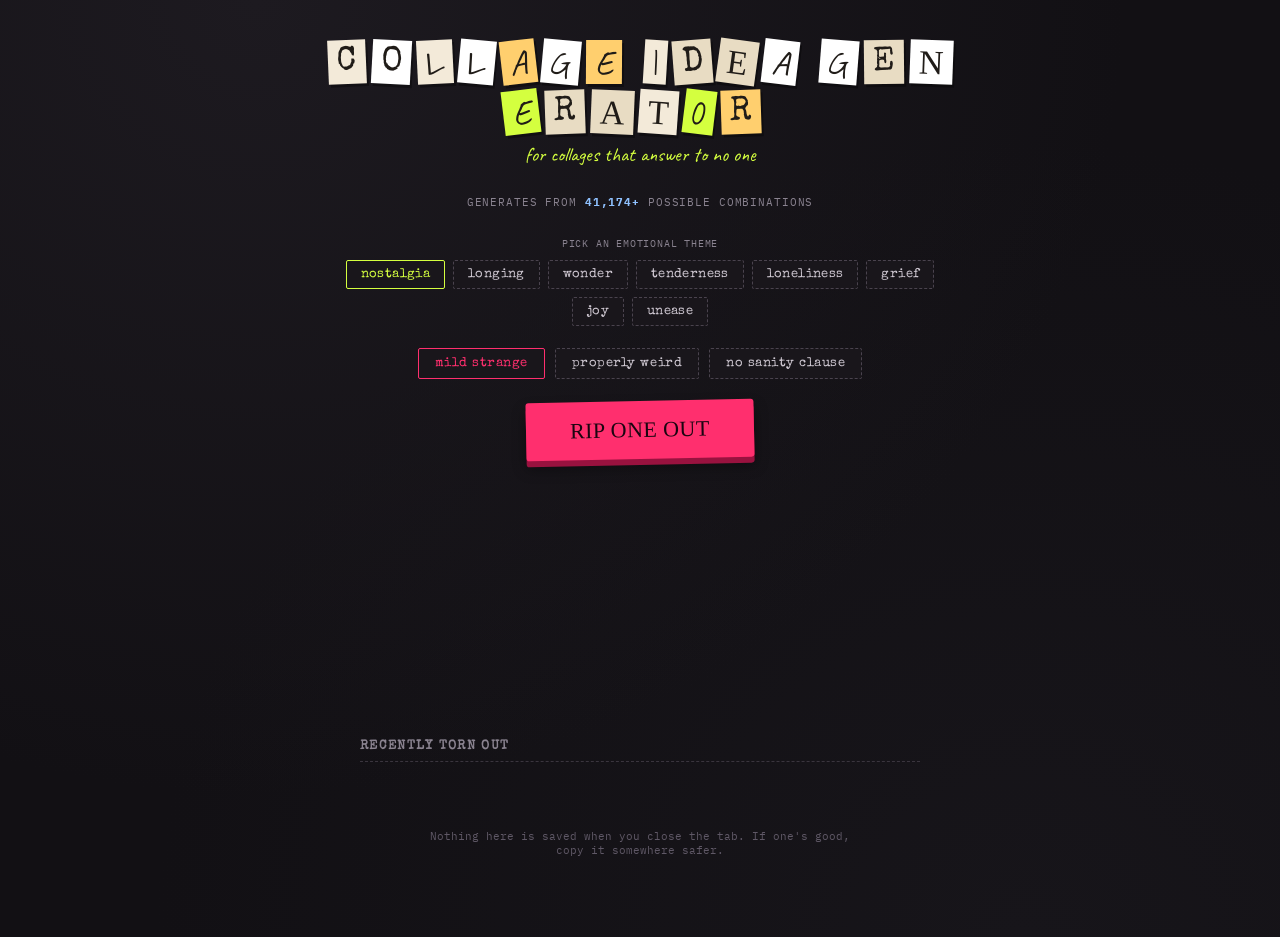
<file: collage-idea-generato - Theme.html>
<!DOCTYPE html>
<html lang="en">
<head>
<meta charset="UTF-8">
<meta name="viewport" content="width=device-width, initial-scale=1.0">
<title>Collage Idea Generator — No Sanity Included</title>
<link rel="preconnect" href="https://fonts.googleapis.com">
<link href="https://fonts.googleapis.com/css2?family=Permanent+Marker&family=Caveat:wght@600;700&family=Special+Elite&family=IBM+Plex+Mono:wght@400;500;600&family=Shadows+Into+Light&display=swap" rel="stylesheet">
<style>
  :root{
    --bg:#121014;
    --bg2:#19161b;
    --paper:#f3ead9;
    --paper2:#e8dcc3;
    --ink:#201c18;
    --hot:#ff2f6e;
    --acid:#d4ff3f;
    --tape:#8fc1ff;
    --tape2:#ffcf6e;
    --glow1:#1d1a20;
    --glow2:#17151a;
  }
  /* ---- Emotional theme accent glow (subtle, not a full skin) ---- */
  body{ transition:background .4s ease; }
  *{box-sizing:border-box;}
  body{
    margin:0;
    background:
      radial-gradient(ellipse at 20% 0%, var(--glow1) 0%, transparent 60%),
      radial-gradient(ellipse at 80% 100%, var(--glow2) 0%, transparent 60%),
      var(--bg);
    color:var(--paper);
    font-family:'IBM Plex Mono', monospace;
    min-height:100vh;
    display:flex;
    flex-direction:column;
    align-items:center;
    padding:32px 16px 80px;
    transition:background .3s ease, color .3s ease;
  }

  /* ---- Ransom note title ---- */
  .title-wrap{
    display:flex;
    flex-wrap:wrap;
    justify-content:center;
    gap:6px;
    max-width:640px;
    margin:8px 0 6px;
  }
  .title-wrap span{
    display:inline-block;
    padding:6px 9px 4px;
    font-size:clamp(20px, 5vw, 34px);
    line-height:1;
    box-shadow:2px 3px 0 rgba(0,0,0,.35);
    transform:rotate(var(--r,0deg));
  }
  .subtitle{
    font-family:'Caveat', cursive;
    font-size:20px;
    color:var(--acid);
    margin:2px 0 28px;
    text-align:center;
    max-width:480px;
  }
  .stat{
    font-size:11px;
    letter-spacing:.08em;
    color:#8a8390;
    text-transform:uppercase;
    margin-bottom:28px;
    text-align:center;
  }
  .stat b{color:var(--tape);}

  /* ---- Chaos level toggle ---- */
  .levels{
    display:flex;
    gap:10px;
    margin-bottom:22px;
    flex-wrap:wrap;
    justify-content:center;
  }
  .level-btn{
    font-family:'Special Elite', monospace;
    background:var(--bg2);
    border:1.5px dashed #4a434e;
    color:#cfc8d2;
    padding:8px 16px;
    border-radius:2px;
    cursor:pointer;
    font-size:13px;
    letter-spacing:.04em;
    transition:transform .15s ease, border-color .15s ease, color .15s ease;
  }
  .level-btn:hover{transform:translateY(-2px);}
  .level-btn.active{
    border-color:var(--hot);
    color:var(--hot);
    border-style:solid;
  }

  /* ---- Emotion picker ---- */
  .emotions{
    display:flex;
    gap:8px;
    margin-bottom:22px;
    flex-wrap:wrap;
    justify-content:center;
    max-width:600px;
  }
  .emotion-btn{
    font-family:'Special Elite', monospace;
    background:var(--bg2);
    border:1.5px dashed #4a434e;
    color:#cfc8d2;
    padding:7px 14px;
    border-radius:2px;
    cursor:pointer;
    font-size:12.5px;
    letter-spacing:.03em;
    transition:transform .15s ease, border-color .15s ease, color .15s ease;
  }
  .emotion-btn:hover{transform:translateY(-2px);}
  .emotion-btn.active{
    border-color:var(--acid);
    color:var(--acid);
    border-style:solid;
  }
  .theme-label{
    text-align:center;
    font-size:10px;
    letter-spacing:.08em;
    text-transform:uppercase;
    color:#8a8390;
    margin-bottom:10px;
  }

  /* ---- Generate button ---- */
  .generate-btn{
    font-family:'Permanent Marker', cursive;
    font-size:22px;
    background:var(--hot);
    color:#1a0510;
    border:none;
    padding:16px 44px;
    border-radius:3px;
    cursor:pointer;
    box-shadow:0 6px 0 #99123f, 0 8px 14px rgba(0,0,0,.4);
    transform:rotate(-1.2deg);
    transition:transform .1s ease, box-shadow .1s ease;
    letter-spacing:.02em;
  }
  .generate-btn:active{
    transform:translateY(4px) rotate(-1.2deg);
    box-shadow:0 2px 0 #99123f, 0 4px 8px rgba(0,0,0,.4);
  }

  /* ---- Result card ---- */
  .card-stage{
    width:100%;
    max-width:560px;
    min-height:190px;
    margin-top:36px;
    display:flex;
    align-items:center;
    justify-content:center;
  }
  .card{
    position:relative;
    background:var(--paper);
    color:var(--ink);
    padding:34px 30px 28px;
    width:100%;
    border-radius:1px;
    box-shadow:0 14px 30px rgba(0,0,0,.45), 0 2px 0 rgba(0,0,0,.2);
    font-family:'Caveat', cursive;
    font-size:26px;
    line-height:1.35;
    opacity:0;
    transform:scale(.85) rotate(0deg);
  }
  .card.show{
    animation:slap .38s cubic-bezier(.2,1.4,.4,1) forwards;
  }
  @keyframes slap{
    0%{opacity:0; transform:scale(.7) rotate(0deg);}
    60%{opacity:1; transform:scale(1.04) rotate(var(--rot));}
    100%{opacity:1; transform:scale(1) rotate(var(--rot));}
  }
  .tape{
    position:absolute;
    width:70px;
    height:26px;
    top:-14px;
    left:50%;
    margin-left:-35px;
    background:var(--tape);
    opacity:.85;
    transform:rotate(-3deg);
    box-shadow:0 2px 4px rgba(0,0,0,.25);
  }
  .tape.two{
    left:auto;
    right:22px;
    background:var(--tape2);
    transform:rotate(6deg);
    top:auto;
    bottom:-12px;
    width:56px;
    height:22px;
  }
  .idea-index{
    font-family:'IBM Plex Mono', monospace;
    font-size:11px;
    color:#8a7d5f;
    letter-spacing:.05em;
    margin-bottom:10px;
    display:block;
  }

  .card-actions{
    display:flex;
    gap:10px;
    margin-top:20px;
    justify-content:center;
    flex-wrap:wrap;
  }
  .mini-btn{
    font-family:'IBM Plex Mono', monospace;
    font-size:12px;
    background:transparent;
    border:1px solid #55505a;
    color:#cfc8d2;
    padding:8px 14px;
    border-radius:2px;
    cursor:pointer;
  }
  .mini-btn:hover{border-color:var(--acid); color:var(--acid);}

  /* ---- History ---- */
  .history{
    width:100%;
    max-width:560px;
    margin-top:44px;
  }
  .history h2{
    font-family:'Special Elite', monospace;
    font-size:13px;
    color:#8a8390;
    text-transform:uppercase;
    letter-spacing:.1em;
    border-bottom:1px dashed #3a353e;
    padding-bottom:8px;
  }
  .history-item{
    font-family:'Shadows Into Light', cursive;
    font-size:16px;
    color:#d6cfda;
    padding:8px 4px;
    border-bottom:1px dotted #2c282f;
  }
  .history-item span{color:#6d6672; font-family:'IBM Plex Mono', monospace; font-size:11px;}

  footer{
    margin-top:56px;
    font-size:11px;
    color:#5f5866;
    text-align:center;
    max-width:420px;
  }
</style>
</head>
<body>

  <div class="title-wrap" id="title"></div>
  <div class="subtitle">for collages that answer to no one</div>
  <div class="stat">generates from <b id="comboCount">—</b> possible combinations</div>

  <div class="theme-label">pick an emotional theme</div>
  <div class="emotions" id="emotions">
    <button class="emotion-btn active" data-emotion="nostalgia">nostalgia</button>
    <button class="emotion-btn" data-emotion="longing">longing</button>
    <button class="emotion-btn" data-emotion="wonder">wonder</button>
    <button class="emotion-btn" data-emotion="tenderness">tenderness</button>
    <button class="emotion-btn" data-emotion="loneliness">loneliness</button>
    <button class="emotion-btn" data-emotion="grief">grief</button>
    <button class="emotion-btn" data-emotion="joy">joy</button>
    <button class="emotion-btn" data-emotion="unease">unease</button>
  </div>

  <div class="levels">
    <button class="level-btn active" data-level="mild">mild strange</button>
    <button class="level-btn" data-level="weird">properly weird</button>
    <button class="level-btn" data-level="unhinged">no sanity clause</button>
  </div>

  <button class="generate-btn" id="genBtn">RIP ONE OUT</button>

  <div class="card-stage">
    <div class="card" id="card">
      <div class="tape"></div>
      <span class="idea-index" id="ideaIndex"></span>
      <div id="ideaText"></div>
      <div class="tape two"></div>
    </div>
  </div>

  <div class="card-actions" id="cardActions" style="display:none;">
    <button class="mini-btn" id="copyBtn">copy text</button>
    <button class="mini-btn" id="againBtn">rip another</button>
  </div>

  <div class="history">
    <h2>Recently torn out</h2>
    <div id="historyList"></div>
  </div>

  <footer>Nothing here is saved when you close the tab. If one's good, copy it somewhere safer.</footer>

<script>
/* ---------- Ransom-note title ---------- */
const titleWords = ["COLLAGE","IDEA","GENERATOR"];
const ransomFonts = ["'Permanent Marker', cursive", "'Special Elite', monospace", "'Caveat', cursive", "'Shadows Into Light', cursive"];
const clipColors = ["var(--paper)","var(--paper2)","var(--acid)","var(--tape2)","#ffffff"];
const titleEl = document.getElementById('title');
titleWords.forEach(word=>{
  [...word].forEach(letter=>{
    const s = document.createElement('span');
    s.textContent = letter;
    const rot = (Math.random()*16-8).toFixed(1);
    s.style.setProperty('--r', rot+'deg');
    s.style.fontFamily = ransomFonts[Math.floor(Math.random()*ransomFonts.length)];
    s.style.background = clipColors[Math.floor(Math.random()*clipColors.length)];
    s.style.color = 'var(--ink)';
    titleEl.appendChild(s);
  });
  const space = document.createElement('div');
  space.style.width='10px';
  titleEl.appendChild(space);
});

/* ---------- Word banks, one per emotional theme ---------- */
const banks = {
  nostalgia: {
    A: ["a rotary phone","an old family photograph","a school uniform","a mixtape","a childhood bedroom","a worn-out toy","a handwritten letter","a cassette tape","a bicycle bell","a faded postcard","a school satchel","a chalk-dusted blackboard"],
    B: ["the smell of monsoon rain","a half-remembered lullaby","the sound of a screen door","summers that don't exist anymore","a grandmother's perfume","the taste of a forgotten sweet","a song that used to play everywhere","the particular light of 6pm","a voice you can't quite recall","a street that's been rebuilt twice"],
    C: ["your childhood home","a school corridor","a grandparent's kitchen","an old cinema hall","the back seat of a car","a market that no longer exists","a train you took as a kid","a friend's house you never returned to","a festival from years ago","a photograph you can't place"],
    D: ["your younger self","a sibling who's since grown up","a neighbor who moved away","someone who's since passed on","a version of your best friend","the person you used to be every Sunday evening"]
  },
  longing: {
    A: ["an empty chair","a suitcase by the door","a phone that hasn't rung","a half-written letter","a plane ticket","a window facing the wrong direction","two teacups, one unused","a coat that isn't yours","a shared umbrella, folded","a song you can't finish"],
    B: ["a name you keep almost saying","the shape of someone's absence","a conversation cut short","a promise that's overdue","the wrong side of a time difference","a hand that isn't there to hold","a voice note never sent","an apology arriving too late","a door left slightly open, just in case","a seat saved for no one"],
    C: ["an airport arrivals gate","the empty side of a bed","a train platform at midnight","a doorway facing an empty street","a phone screen, unlit","the last stop of the night bus","a balcony overlooking a city that isn't home","a mailbox, checked too often","a bench built for two"],
    D: ["whoever should have come back by now","a version of you that stayed","the person on the other end of a silence","someone still checking the wrong window"]
  },
  wonder: {
    A: ["a jar of fireflies","a paper boat","a telescope","a kite caught in wind","a snow globe","a music box","a hot air balloon","a shell held to an ear","a star chart","a compass with no fixed north"],
    B: ["a constellation no one's named yet","the sound only children can hear","a map of somewhere that might exist","light bending where it shouldn't","a question with no wrong answer","the exact moment a bud opens","a door that leads somewhere new every time","a secret only the tide knows","a color that doesn't have a name yet","the feeling just before discovery"],
    C: ["the edge of a forest at dawn","the top of a lighthouse","a planetarium ceiling","the deep end of a clear lake","an attic full of unopened boxes","the first page of an unread book","a rooftop under a meteor shower","a cave with unexplored tunnels","the last unmapped corner of an atlas"],
    D: ["a child seeing it for the first time","an astronomer who forgot to look away","anyone who still believes in maps","a scientist mid-discovery"]
  },
  tenderness: {
    A: ["a child's small shoes by the door","a shared blanket","a lullaby half-hummed","a hand held a little too long","a plate split into two portions","a bedtime story read for the hundredth time","a forehead kiss","a note tucked into a lunchbox","a nightlight left on","a sweater passed down"],
    B: ["the particular quiet of a sleeping house","a promise kept without being asked","the patience of teaching a shoelace knot","a laugh shared over something small","the warmth of a hand on your back","a joke only two people understand","the comfort of a familiar voice in the dark","a small kindness that isn't forgotten"],
    C: ["a nursery at 2am","a kitchen table during homework hour","a hospital room, gentle","the back seat during a long drive home","a doorway at bedtime","a shared umbrella on a short walk","a porch swing at dusk"],
    D: ["a parent who won't admit they're tired","a child who doesn't know they're loved this much yet","an old couple who still hold hands","a sibling who shows up without being asked"]
  },
  loneliness: {
    A: ["a single plate at a table for two","an unanswered message","the empty side of a bench","a phone with no notifications","a chair pulled out but unused","a candle count one guest short","a room with the TV on for company","a coat that fits only one hood","a mailbox that's mostly bills","a light left on for no one"],
    B: ["a silence that fills a whole apartment","a message typed and deleted three times","the specific ache of a full inbox and no calls","a laugh you have to explain to yourself","a routine kept only for structure's sake","the sound of your own footsteps, amplified"],
    C: ["a city of eight million, somehow empty","a new town where no one knows your name","an office after everyone's gone home","a wedding where you knew almost no one","the last train home, alone","an apartment that echoes"],
    D: ["everyone else, apparently doing fine","a version of you that used to have plans on Fridays","the neighbor whose name you still don't know"]
  },
  grief: {
    A: ["an empty chair at the table","a coat still on its hook","a voicemail you haven't deleted","a garden they used to tend","a recipe in handwriting you recognize","the side of the bed left untouched","a photograph turned face-down","their favorite mug, unused","a letter you never sent them"],
    B: ["a silence shaped like a person","the weight of an unfinished conversation","a calendar that still marks their birthday","the smell that brings them back for a second","a habit you haven't unlearned yet","a name you almost call out by mistake","a memory that arrives uninvited","the space where a routine used to be"],
    C: ["a kitchen that's too quiet now","an anniversary no one mentions","an empty side of a shared closet","a garden growing wild without them","a phone contact you haven't deleted"],
    D: ["everyone who still remembers them the same way","the version of you that hasn't accepted it yet","whoever set the table for one too many"]
  },
  joy: {
    A: ["confetti mid-air","a child mid-laugh","a dog running full speed for no reason","a first bite of something delicious","the second before the surprise-party lights come on","a wedding dance floor","a finish line","a text that says 'yes'","a swing at its highest point","fireworks caught mid-burst"],
    B: ["a laugh that doesn't apologize for itself","the exact second good news lands","a song that makes the whole room move","the relief of finally arriving","a hug held a beat too long, happily","the specific joy of unexpected free time","a stranger's kindness for no reason"],
    C: ["a beach at golden hour","a kitchen full of people cooking together","a stadium at the winning goal","a childhood birthday party","a graduation stage","a family reunion after years apart"],
    D: ["everyone who showed up anyway","a kid who hasn't learned to hide excitement yet","a whole room clapping at once"]
  },
  unease: {
    A: ["a phone at 1% battery","a door that won't quite latch","a shadow one second too slow","a hallway light that flickers on its own","a message marked 'seen' with no reply","a room that's slightly too quiet","a photo missing someone who was definitely there","a staircase that seems longer each time","a mirror fogged in a strange pattern","a clock five minutes fast, on purpose maybe"],
    B: ["a feeling of being one step behind","the sense that something rearranged itself","a memory that doesn't match the photo","a name on the tip of your tongue, gone wrong","the wrongness of a too-familiar stranger","a silence that feels like it's listening back"],
    C: ["an empty parking garage at night","a hallway with too many identical doors","an elevator that stops on a floor you didn't press","a house that looks the same but isn't","a street that used to have a shop that never existed"],
    D: ["someone standing just outside your peripheral vision","whoever keeps almost calling","the version of the story no one agrees on"]
  }
};

/* ---------- Templates, grouped by structural intensity ---------- */
const templateTiers = {
  mild: [
    "{A} that has quietly replaced {B}, and no one has said anything, in {C}.",
    "{A} sitting exactly where {B} used to be, and nobody comments on it.",
    "{A} left behind in {C}, still warm, still waiting for {D}.",
    "Inside {A}, a tiny version of {C} keeps going without you.",
    "{A} that only appears in photographs, never in {C} itself."
  ],
  weird: [
    "{A} growing out of {B}, right in the middle of {C}.",
    "{A} floating just above {C}, watched only by {D}.",
    "{A}, stitched together from {B}, left hanging in {C}.",
    "{A}, but the size of {B}, abandoned in {C}.",
    "{A}, unplugged for years, still humming with {B}."
  ],
  unhinged: [
    "{A} made entirely out of {B}, and it still works.",
    "{A}, raining {B} instead of water, over {C}.",
    "{A} that remembers being {B}, and won't stop insisting on it.",
    "A conversation happening between {A} and {B}, somewhere in {C}.",
    "{A} folding quietly into {B} every single time {D} looks away."
  ]
};

function comboCountFor(emotion, level){
  const b = banks[emotion];
  let total = 0;
  templateTiers[level].forEach(t=>{
    let n = 1;
    ['A','B','C','D'].forEach(k=>{ if(t.includes('{'+k+'}')) n *= b[k].length; });
    total += n;
  });
  return total;
}

let currentEmotion = 'nostalgia';
let currentLevel = 'mild';
const history = [];

function pick(arr){ return arr[Math.floor(Math.random()*arr.length)]; }

function generateIdea(emotion, level){
  const b = banks[emotion];
  const t = pick(templateTiers[level]);
  return t
    .replaceAll('{A}', pick(b.A))
    .replaceAll('{B}', pick(b.B))
    .replaceAll('{C}', pick(b.C))
    .replaceAll('{D}', pick(b.D));
}

function updateComboStat(){
  let total = 0;
  Object.keys(banks).forEach(e=>{
    Object.keys(templateTiers).forEach(l=> total += comboCountFor(e, l));
  });
  document.getElementById('comboCount').textContent = total.toLocaleString()+"+";
}
updateComboStat();

const card = document.getElementById('card');
const ideaText = document.getElementById('ideaText');
const ideaIndex = document.getElementById('ideaIndex');
const cardActions = document.getElementById('cardActions');
const historyList = document.getElementById('historyList');
let count = 0;

function rip(){
  count++;
  const idea = generateIdea(currentEmotion, currentLevel);
  card.classList.remove('show');
  void card.offsetWidth; // restart animation
  const rot = (Math.random()*6-3).toFixed(1)+'deg';
  card.style.setProperty('--rot', rot);
  ideaIndex.textContent = '#' + count + ' · ' + currentEmotion + ' · ' + currentLevel;
  ideaText.textContent = idea;
  requestAnimationFrame(()=> card.classList.add('show'));
  cardActions.style.display = 'flex';

  history.unshift({idea, emotion: currentEmotion, level: currentLevel, n: count});
  if(history.length > 8) history.pop();
  renderHistory();
}

function renderHistory(){
  historyList.innerHTML = '';
  history.forEach(h=>{
    const div = document.createElement('div');
    div.className = 'history-item';
    div.innerHTML = '<span>#'+h.n+' · '+h.emotion+' · '+h.level+'</span><br>'+h.idea;
    historyList.appendChild(div);
  });
}

document.getElementById('genBtn').addEventListener('click', rip);
document.getElementById('againBtn').addEventListener('click', rip);

document.getElementById('copyBtn').addEventListener('click', ()=>{
  navigator.clipboard.writeText(ideaText.textContent).then(()=>{
    const btn = document.getElementById('copyBtn');
    const old = btn.textContent;
    btn.textContent = 'copied';
    setTimeout(()=> btn.textContent = old, 1200);
  });
});

document.querySelectorAll('.emotion-btn').forEach(btn=>{
  btn.addEventListener('click', ()=>{
    document.querySelectorAll('.emotion-btn').forEach(b=>b.classList.remove('active'));
    btn.classList.add('active');
    currentEmotion = btn.dataset.emotion;
  });
});

document.querySelectorAll('.level-btn').forEach(btn=>{
  btn.addEventListener('click', ()=>{
    document.querySelectorAll('.level-btn').forEach(b=>b.classList.remove('active'));
    btn.classList.add('active');
    currentLevel = btn.dataset.level;
  });
});
</script>
</body>
</html>
</file>
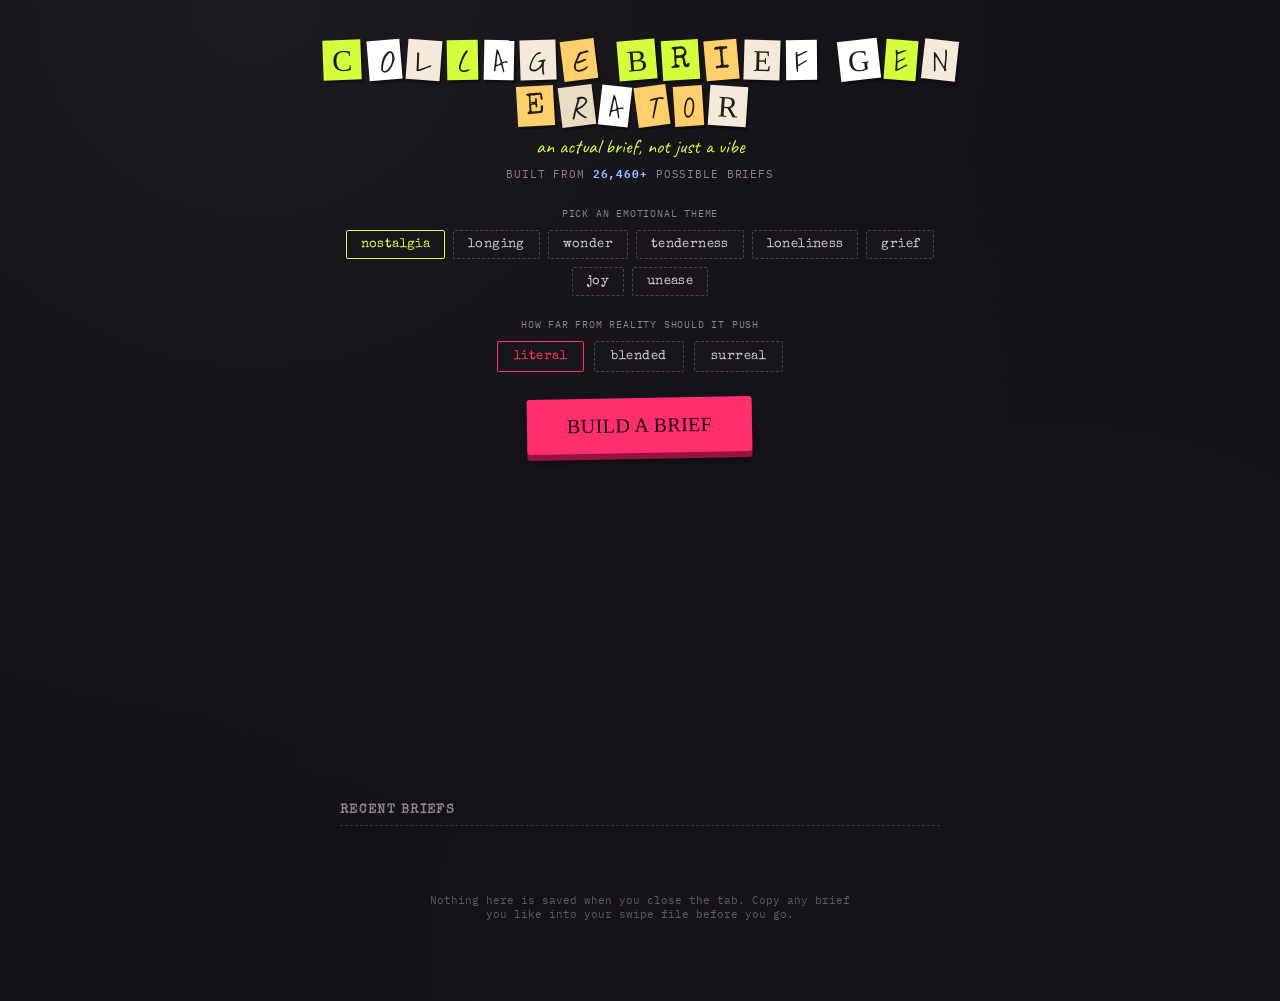
<file: collage-idea-generator.html>
<!DOCTYPE html>
<html lang="en">
<head>
<meta charset="UTF-8">
<meta name="viewport" content="width=device-width, initial-scale=1.0">
<title>Collage Brief Generator</title>
<link rel="preconnect" href="https://fonts.googleapis.com">
<link href="https://fonts.googleapis.com/css2?family=Permanent+Marker&family=Caveat:wght@600;700&family=Special+Elite&family=IBM+Plex+Mono:wght@400;500;600&family=Shadows+Into+Light&display=swap" rel="stylesheet">
<style>
  :root{
    --bg:#121014;
    --bg2:#19161b;
    --paper:#f3ead9;
    --paper2:#e8dcc3;
    --ink:#201c18;
    --hot:#ff2f6e;
    --acid:#d4ff3f;
    --tape:#8fc1ff;
    --tape2:#ffcf6e;
    --glow1:#1d1a20;
    --glow2:#17151a;
  }
  *{box-sizing:border-box;}
  body{
    margin:0;
    background:
      radial-gradient(ellipse at 20% 0%, var(--glow1) 0%, transparent 60%),
      radial-gradient(ellipse at 80% 100%, var(--glow2) 0%, transparent 60%),
      var(--bg);
    color:var(--paper);
    font-family:'IBM Plex Mono', monospace;
    min-height:100vh;
    display:flex;
    flex-direction:column;
    align-items:center;
    padding:32px 16px 80px;
  }

  /* ---- Ransom note title ---- */
  .title-wrap{
    display:flex;
    flex-wrap:wrap;
    justify-content:center;
    gap:6px;
    max-width:640px;
    margin:8px 0 6px;
  }
  .title-wrap span{
    display:inline-block;
    padding:6px 9px 4px;
    font-size:clamp(18px, 4.6vw, 30px);
    line-height:1;
    box-shadow:2px 3px 0 rgba(0,0,0,.35);
    transform:rotate(var(--r,0deg));
  }
  .subtitle{
    font-family:'Caveat', cursive;
    font-size:20px;
    color:var(--acid);
    margin:2px 0 8px;
    text-align:center;
    max-width:480px;
  }
  .stat{
    font-size:11px;
    letter-spacing:.08em;
    color:#8a8390;
    text-transform:uppercase;
    margin-bottom:26px;
    text-align:center;
  }
  .stat b{color:var(--tape);}

  .theme-label{
    text-align:center;
    font-size:10px;
    letter-spacing:.08em;
    text-transform:uppercase;
    color:#8a8390;
    margin-bottom:10px;
  }

  /* ---- Emotion picker ---- */
  .emotions{
    display:flex;
    gap:8px;
    margin-bottom:22px;
    flex-wrap:wrap;
    justify-content:center;
    max-width:600px;
  }
  .emotion-btn{
    font-family:'Special Elite', monospace;
    background:var(--bg2);
    border:1.5px dashed #4a434e;
    color:#cfc8d2;
    padding:7px 14px;
    border-radius:2px;
    cursor:pointer;
    font-size:12.5px;
    letter-spacing:.03em;
    transition:transform .15s ease, border-color .15s ease, color .15s ease;
  }
  .emotion-btn:hover{transform:translateY(-2px);}
  .emotion-btn.active{
    border-color:var(--acid);
    color:var(--acid);
    border-style:solid;
  }

  /* ---- Surreal dial ---- */
  .levels{
    display:flex;
    gap:10px;
    margin-bottom:26px;
    flex-wrap:wrap;
    justify-content:center;
  }
  .level-btn{
    font-family:'Special Elite', monospace;
    background:var(--bg2);
    border:1.5px dashed #4a434e;
    color:#cfc8d2;
    padding:8px 16px;
    border-radius:2px;
    cursor:pointer;
    font-size:13px;
    letter-spacing:.04em;
    transition:transform .15s ease, border-color .15s ease, color .15s ease;
  }
  .level-btn:hover{transform:translateY(-2px);}
  .level-btn.active{
    border-color:var(--hot);
    color:var(--hot);
    border-style:solid;
  }

  /* ---- Generate button ---- */
  .generate-btn{
    font-family:'Permanent Marker', cursive;
    font-size:20px;
    background:var(--hot);
    color:#1a0510;
    border:none;
    padding:16px 40px;
    border-radius:3px;
    cursor:pointer;
    box-shadow:0 6px 0 #99123f, 0 8px 14px rgba(0,0,0,.4);
    transform:rotate(-1deg);
    transition:transform .1s ease, box-shadow .1s ease;
    letter-spacing:.02em;
  }
  .generate-btn:active{
    transform:translateY(4px) rotate(-1deg);
    box-shadow:0 2px 0 #99123f, 0 4px 8px rgba(0,0,0,.4);
  }

  /* ---- Result card ---- */
  .card-stage{
    width:100%;
    max-width:600px;
    min-height:260px;
    margin-top:36px;
    display:flex;
    align-items:center;
    justify-content:center;
  }
  .card{
    position:relative;
    background:var(--paper);
    color:var(--ink);
    padding:32px 28px 26px;
    width:100%;
    border-radius:1px;
    box-shadow:0 14px 30px rgba(0,0,0,.45), 0 2px 0 rgba(0,0,0,.2);
    opacity:0;
    transform:scale(.85) rotate(0deg);
  }
  .card.show{
    animation:slap .38s cubic-bezier(.2,1.4,.4,1) forwards;
  }
  @keyframes slap{
    0%{opacity:0; transform:scale(.7) rotate(0deg);}
    60%{opacity:1; transform:scale(1.03) rotate(var(--rot));}
    100%{opacity:1; transform:scale(1) rotate(var(--rot));}
  }
  .tape{
    position:absolute;
    width:70px;
    height:26px;
    top:-14px;
    left:50%;
    margin-left:-35px;
    background:var(--tape);
    opacity:.85;
    transform:rotate(-3deg);
    box-shadow:0 2px 4px rgba(0,0,0,.25);
  }
  .idea-index{
    font-family:'IBM Plex Mono', monospace;
    font-size:11px;
    color:#8a7d5f;
    letter-spacing:.05em;
    margin-bottom:16px;
    display:block;
  }
  .brief-row{
    margin-bottom:16px;
  }
  .brief-label{
    font-family:'Special Elite', monospace;
    font-size:11px;
    letter-spacing:.1em;
    text-transform:uppercase;
    color:#a3874f;
    margin-bottom:3px;
  }
  .brief-value{
    font-family:'Caveat', cursive;
    font-size:23px;
    line-height:1.3;
  }
  .brief-value.caption-text{
    font-family:'Shadows Into Light', cursive;
    font-size:22px;
  }
  .brief-value.caption-text::before{ content:'“'; }
  .brief-value.caption-text::after{ content:'”'; }

  .card-actions{
    display:flex;
    gap:10px;
    margin-top:8px;
    justify-content:center;
    flex-wrap:wrap;
  }
  .mini-btn{
    font-family:'IBM Plex Mono', monospace;
    font-size:12px;
    background:transparent;
    border:1px solid #55505a;
    color:#cfc8d2;
    padding:8px 14px;
    border-radius:2px;
    cursor:pointer;
  }
  .mini-btn:hover{border-color:var(--acid); color:var(--acid);}

  /* ---- History ---- */
  .history{
    width:100%;
    max-width:600px;
    margin-top:44px;
  }
  .history h2{
    font-family:'Special Elite', monospace;
    font-size:13px;
    color:#8a8390;
    text-transform:uppercase;
    letter-spacing:.1em;
    border-bottom:1px dashed #3a353e;
    padding-bottom:8px;
  }
  .history-item{
    font-size:13px;
    color:#d6cfda;
    padding:10px 4px;
    border-bottom:1px dotted #2c282f;
  }
  .history-item .tag{
    font-family:'IBM Plex Mono', monospace;
    font-size:10px;
    color:#6d6672;
    display:block;
    margin-bottom:3px;
  }

  footer{
    margin-top:56px;
    font-size:11px;
    color:#5f5866;
    text-align:center;
    max-width:440px;
  }
</style>
</head>
<body>

  <div class="title-wrap" id="title"></div>
  <div class="subtitle">an actual brief, not just a vibe</div>
  <div class="stat">built from <b id="comboCount">—</b> possible briefs</div>

  <div class="theme-label">pick an emotional theme</div>
  <div class="emotions" id="emotions">
    <button class="emotion-btn active" data-emotion="nostalgia">nostalgia</button>
    <button class="emotion-btn" data-emotion="longing">longing</button>
    <button class="emotion-btn" data-emotion="wonder">wonder</button>
    <button class="emotion-btn" data-emotion="tenderness">tenderness</button>
    <button class="emotion-btn" data-emotion="loneliness">loneliness</button>
    <button class="emotion-btn" data-emotion="grief">grief</button>
    <button class="emotion-btn" data-emotion="joy">joy</button>
    <button class="emotion-btn" data-emotion="unease">unease</button>
  </div>

  <div class="theme-label">how far from reality should it push</div>
  <div class="levels">
    <button class="level-btn active" data-level="literal">literal</button>
    <button class="level-btn" data-level="blended">blended</button>
    <button class="level-btn" data-level="surreal">surreal</button>
  </div>

  <button class="generate-btn" id="genBtn">BUILD A BRIEF</button>

  <div class="card-stage">
    <div class="card" id="card">
      <div class="tape"></div>
      <span class="idea-index" id="ideaIndex"></span>

      <div class="brief-row">
        <div class="brief-label">Shoot / find this reference</div>
        <div class="brief-value" id="shootText"></div>
      </div>

      <div class="brief-row">
        <div class="brief-label">Add this overlay, hand-drawn</div>
        <div class="brief-value" id="addText"></div>
      </div>

      <div class="brief-row">
        <div class="brief-label">Caption line</div>
        <div class="brief-value caption-text" id="captionText"></div>
      </div>

      <div class="brief-row" style="margin-bottom:0;">
        <div class="brief-label">Technique</div>
        <div class="brief-value" id="techniqueText"></div>
      </div>
    </div>
  </div>

  <div class="card-actions" id="cardActions" style="display:none;">
    <button class="mini-btn" id="copyBtn">copy brief</button>
    <button class="mini-btn" id="againBtn">build another</button>
  </div>

  <div class="history">
    <h2>Recent briefs</h2>
    <div id="historyList"></div>
  </div>

  <footer>Nothing here is saved when you close the tab. Copy any brief you like into your swipe file before you go.</footer>

<script>
/* ---------- Ransom-note title ---------- */
const titleWords = ["COLLAGE","BRIEF","GENERATOR"];
const ransomFonts = ["'Permanent Marker', cursive", "'Special Elite', monospace", "'Caveat', cursive", "'Shadows Into Light', cursive"];
const clipColors = ["var(--paper)","var(--paper2)","var(--acid)","var(--tape2)","#ffffff"];
const titleEl = document.getElementById('title');
titleWords.forEach(word=>{
  [...word].forEach(letter=>{
    const s = document.createElement('span');
    s.textContent = letter;
    const rot = (Math.random()*16-8).toFixed(1);
    s.style.setProperty('--r', rot+'deg');
    s.style.fontFamily = ransomFonts[Math.floor(Math.random()*ransomFonts.length)];
    s.style.background = clipColors[Math.floor(Math.random()*clipColors.length)];
    s.style.color = 'var(--ink)';
    titleEl.appendChild(s);
  });
  const space = document.createElement('div');
  space.style.width='10px';
  titleEl.appendChild(space);
});

/* ---------- Word banks, one per emotional theme ---------- */
const banks = {
  nostalgia: {
    shoot: ["Photograph an old family photo, slightly blurred at the edges","Shoot the staircase or doorway of your childhood building","Photograph a handwritten letter or old postcard you've kept","Capture your city skyline at the same golden hour you remember","Photograph a worn-out toy, school bag, or old notebook","Shoot a street or market that's changed since you were young","Photograph your hands next to an old photo of yourself as a kid"],
    add: ["a small hand-drawn paper airplane","a pressed or hand-painted flower","a torn ticket stub or old stamp","a hand-lettered date, written like a diary entry","a faded postmark stamp","a small sketched bird mid-flight"],
    caption: ["I still remember the smell of this place.","Some things you don't forget.","This used to be ours.","Same street, different me.","It's still here, just quieter now."]
  },
  longing: {
    shoot: ["Photograph an empty chair or the unmade side of a bed","Shoot a doorway or window facing an empty street","Photograph two cups, one clearly unused","Capture a train platform or airport gate, mid-wait","Shoot your phone screen, unlit, face up on a table","Photograph a coat or pair of shoes that aren't yours, by the door"],
    add: ["a small hand-drawn paper plane pointed off-frame","a torn piece of a letter, mid-sentence","a single loose thread trailing off the edge","a hand-drawn outline of a hand, left unfilled","a small sketched clock with no hands","a faded second figure, drawn in outline only"],
    caption: ["Come back before the light changes.","I kept the other cup out anyway.","Some rooms wait longer than others.","Still checking the wrong window.","Not gone. Just late."]
  },
  wonder: {
    shoot: ["Photograph the night sky or stars from your balcony","Shoot a child looking up at something, mid-amazement","Photograph water — a lake, puddle, or the sea — catching light","Capture a kite, balloon, or paper boat in motion","Shoot an open book or an attic box, mid-discovery","Photograph a doorway with light pouring through it"],
    add: ["a hand-drawn constellation, connected with thin lines","a small sketched compass or star chart","a paper crane or origami boat","a hand-painted moon or planet","tiny hand-lettered numbers, like a map key","a small illustrated telescope"],
    caption: ["Something is about to happen here.","I didn't know it could look like that.","Still trying to find the edge of it.","This is the part no one warned me about.","Look up. No, further."]
  },
  tenderness: {
    shoot: ["Photograph small shoes lined up by a door","Shoot two hands, one clearly smaller, held together","Photograph a shared blanket or a freshly made bed","Capture a lunchbox note or handwritten reminder","Shoot a doorway at bedtime, light spilling through a gap","Photograph a plate split into two uneven portions"],
    add: ["a small hand-drawn heart, imperfectly drawn","a tiny sketched nightlight glow","a hand-lettered short note, like a lunchbox message","a small illustrated fold or stitch line on fabric","a soft watercolor wash in one warm color","a small sketched pair of shoes, two different sizes"],
    caption: ["You won't remember this, but I will.","Small hands, big trust.","This is the quiet part of loving someone.","I'll stay until you fall asleep.","Some love doesn't need to be loud."]
  },
  loneliness: {
    shoot: ["Photograph a single plate or chair at an otherwise set table","Shoot the empty side of a bench or sofa","Photograph your phone screen with no notifications","Capture an empty office, classroom, or train car","Shoot your own shadow, alone, on pavement","Photograph a mailbox that's mostly bills or flyers"],
    add: ["a single hand-drawn chair outline","a small sketched speech bubble, left empty","a faded second silhouette, mostly erased","a hand-lettered '1 of 2', with the second crossed out","a small illustrated closed door","a thin hand-drawn line trailing off, unfinished"],
    caption: ["I set two places out of habit.","The apartment is loud with silence.","Everyone else seems to have somewhere to be.","Still haven't learned the neighbor's name.","It's fine. It's just quiet."]
  },
  grief: {
    shoot: ["Photograph an empty chair at a table, left as it was","Shoot a coat, still hanging on its hook","Photograph handwriting you recognize — a letter, recipe, or note","Capture a garden, closet, or drawer that hasn't been touched","Shoot a calendar page marking a date that still matters","Photograph a mug or object that was clearly 'theirs'"],
    add: ["a small hand-drawn wilted flower","a faded, half-erased handwritten name","a small sketched candle, unlit","a thin hand-drawn line like a closed door","a torn calendar page, one date circled","a soft grey watercolor wash across one corner"],
    caption: ["I haven't deleted the number yet.","The garden still grows like nothing happened.","Some Tuesdays are heavier than others.","I set the table for one too many, again.","Still here, just missing you in it."]
  },
  joy: {
    shoot: ["Photograph a child mid-laugh or mid-jump","Shoot confetti, fireworks, or something caught mid-air","Photograph a full table of people cooking or eating together","Capture a dance floor, playground, or finish line","Shoot a text message or note that says 'yes'","Photograph a dog running, ears back, full speed"],
    add: ["small hand-drawn confetti pieces","a sketched exclamation mark or star burst","a hand-painted balloon or ribbon","a small illustrated party hat or streamer","bright hand-lettered text, like a celebratory stamp","a small sketched sun with rays"],
    caption: ["This is the good part.","Say it again, I want to hear it twice.","We're allowed to be this happy.","Finally, finally, finally.","Someone pinch me."]
  },
  unease: {
    shoot: ["Photograph a hallway or staircase from an odd, low angle","Shoot a mirror or window with an unclear reflection","Photograph a door that's slightly ajar, nothing visible beyond","Capture an empty parking lot or garage at night","Shoot a clock or watch, slightly askew","Photograph a room that's a little too tidy, or too still"],
    add: ["a small sketched eye, slightly off-center","a hand-drawn crack running through the image","a faint, mostly-erased second figure","a small illustrated door, left ajar","a hand-lettered fragment of text, cut off mid-word","a thin red thread, out of place"],
    caption: ["Something's off, I just can't say what.","I don't remember leaving that door open.","It looked different a second ago.","Don't turn around yet.","This wasn't here before."]
  }
};

/* ---------- Techniques, grouped by how far from reality ---------- */
const techniqueTiers = {
  literal: [
    "Layer the reference photo as the base, add the overlay in one corner only.",
    "Use torn paper edges where the photo meets the background.",
    "Keep the caption handwritten, small, tucked into a corner.",
    "Add a strip of tape across one edge, like a kept keepsake.",
    "Use a single muted color wash over the whole piece to unify it.",
    "Frame the photo like a postcard, caption on the 'address' side."
  ],
  blended: [
    "Double-expose the reference photo with a second, softer image behind it.",
    "Let the overlay bleed slightly outside the frame.",
    "Cut the photo into two halves and offset them slightly, like a glitch.",
    "Layer the caption directly over the photo, semi-transparent.",
    "Use a torn strip of a second photo as a border.",
    "Desaturate the photo except for the overlay element, kept in color."
  ],
  surreal: [
    "Scale the overlay unrealistically large or small against the photo.",
    "Repeat the overlay several times, fading with each repetition.",
    "Invert the photo's light and dark areas in one section only.",
    "Cut a literal hole in the photo, showing a second image underneath.",
    "Mirror half the photo so the image folds in on itself.",
    "Let the caption text physically interrupt or cut through the photo."
  ]
};

function comboCountFor(emotion, level){
  const b = banks[emotion];
  return b.shoot.length * b.add.length * b.caption.length * techniqueTiers[level].length;
}

let currentEmotion = 'nostalgia';
let currentLevel = 'literal';
const history = [];

function pick(arr){ return arr[Math.floor(Math.random()*arr.length)]; }

function generateBrief(emotion, level){
  const b = banks[emotion];
  return {
    shoot: pick(b.shoot),
    add: pick(b.add),
    caption: pick(b.caption),
    technique: pick(techniqueTiers[level])
  };
}

function updateComboStat(){
  let total = 0;
  Object.keys(banks).forEach(e=>{
    Object.keys(techniqueTiers).forEach(l=> total += comboCountFor(e, l));
  });
  document.getElementById('comboCount').textContent = total.toLocaleString()+"+";
}
updateComboStat();

const card = document.getElementById('card');
const shootText = document.getElementById('shootText');
const addText = document.getElementById('addText');
const captionText = document.getElementById('captionText');
const techniqueText = document.getElementById('techniqueText');
const ideaIndex = document.getElementById('ideaIndex');
const cardActions = document.getElementById('cardActions');
const historyList = document.getElementById('historyList');
let count = 0;

function rip(){
  count++;
  const brief = generateBrief(currentEmotion, currentLevel);
  card.classList.remove('show');
  void card.offsetWidth;
  const rot = (Math.random()*4-2).toFixed(1)+'deg';
  card.style.setProperty('--rot', rot);
  ideaIndex.textContent = '#' + count + ' · ' + currentEmotion + ' · ' + currentLevel;
  shootText.textContent = brief.shoot;
  addText.textContent = brief.add;
  captionText.textContent = brief.caption;
  techniqueText.textContent = brief.technique;
  requestAnimationFrame(()=> card.classList.add('show'));
  cardActions.style.display = 'flex';

  history.unshift({...brief, emotion: currentEmotion, level: currentLevel, n: count});
  if(history.length > 6) history.pop();
  renderHistory();
}

function renderHistory(){
  historyList.innerHTML = '';
  history.forEach(h=>{
    const div = document.createElement('div');
    div.className = 'history-item';
    div.innerHTML = '<span class="tag">#'+h.n+' · '+h.emotion+' · '+h.level+'</span>'
      + 'Shoot: '+h.shoot+'<br>Add: '+h.add+'<br>Caption: “'+h.caption+'”<br>Technique: '+h.technique;
    historyList.appendChild(div);
  });
}

function briefAsText(){
  return 'SHOOT: '+shootText.textContent+'\nADD: '+addText.textContent+'\nCAPTION: "'+captionText.textContent+'"\nTECHNIQUE: '+techniqueText.textContent;
}

document.getElementById('genBtn').addEventListener('click', rip);
document.getElementById('againBtn').addEventListener('click', rip);

document.getElementById('copyBtn').addEventListener('click', ()=>{
  navigator.clipboard.writeText(briefAsText()).then(()=>{
    const btn = document.getElementById('copyBtn');
    const old = btn.textContent;
    btn.textContent = 'copied';
    setTimeout(()=> btn.textContent = old, 1200);
  });
});

document.querySelectorAll('.emotion-btn').forEach(btn=>{
  btn.addEventListener('click', ()=>{
    document.querySelectorAll('.emotion-btn').forEach(b=>b.classList.remove('active'));
    btn.classList.add('active');
    currentEmotion = btn.dataset.emotion;
  });
});

document.querySelectorAll('.level-btn').forEach(btn=>{
  btn.addEventListener('click', ()=>{
    document.querySelectorAll('.level-btn').forEach(b=>b.classList.remove('active'));
    btn.classList.add('active');
    currentLevel = btn.dataset.level;
  });
});
</script>
</body>
</html>
</file>
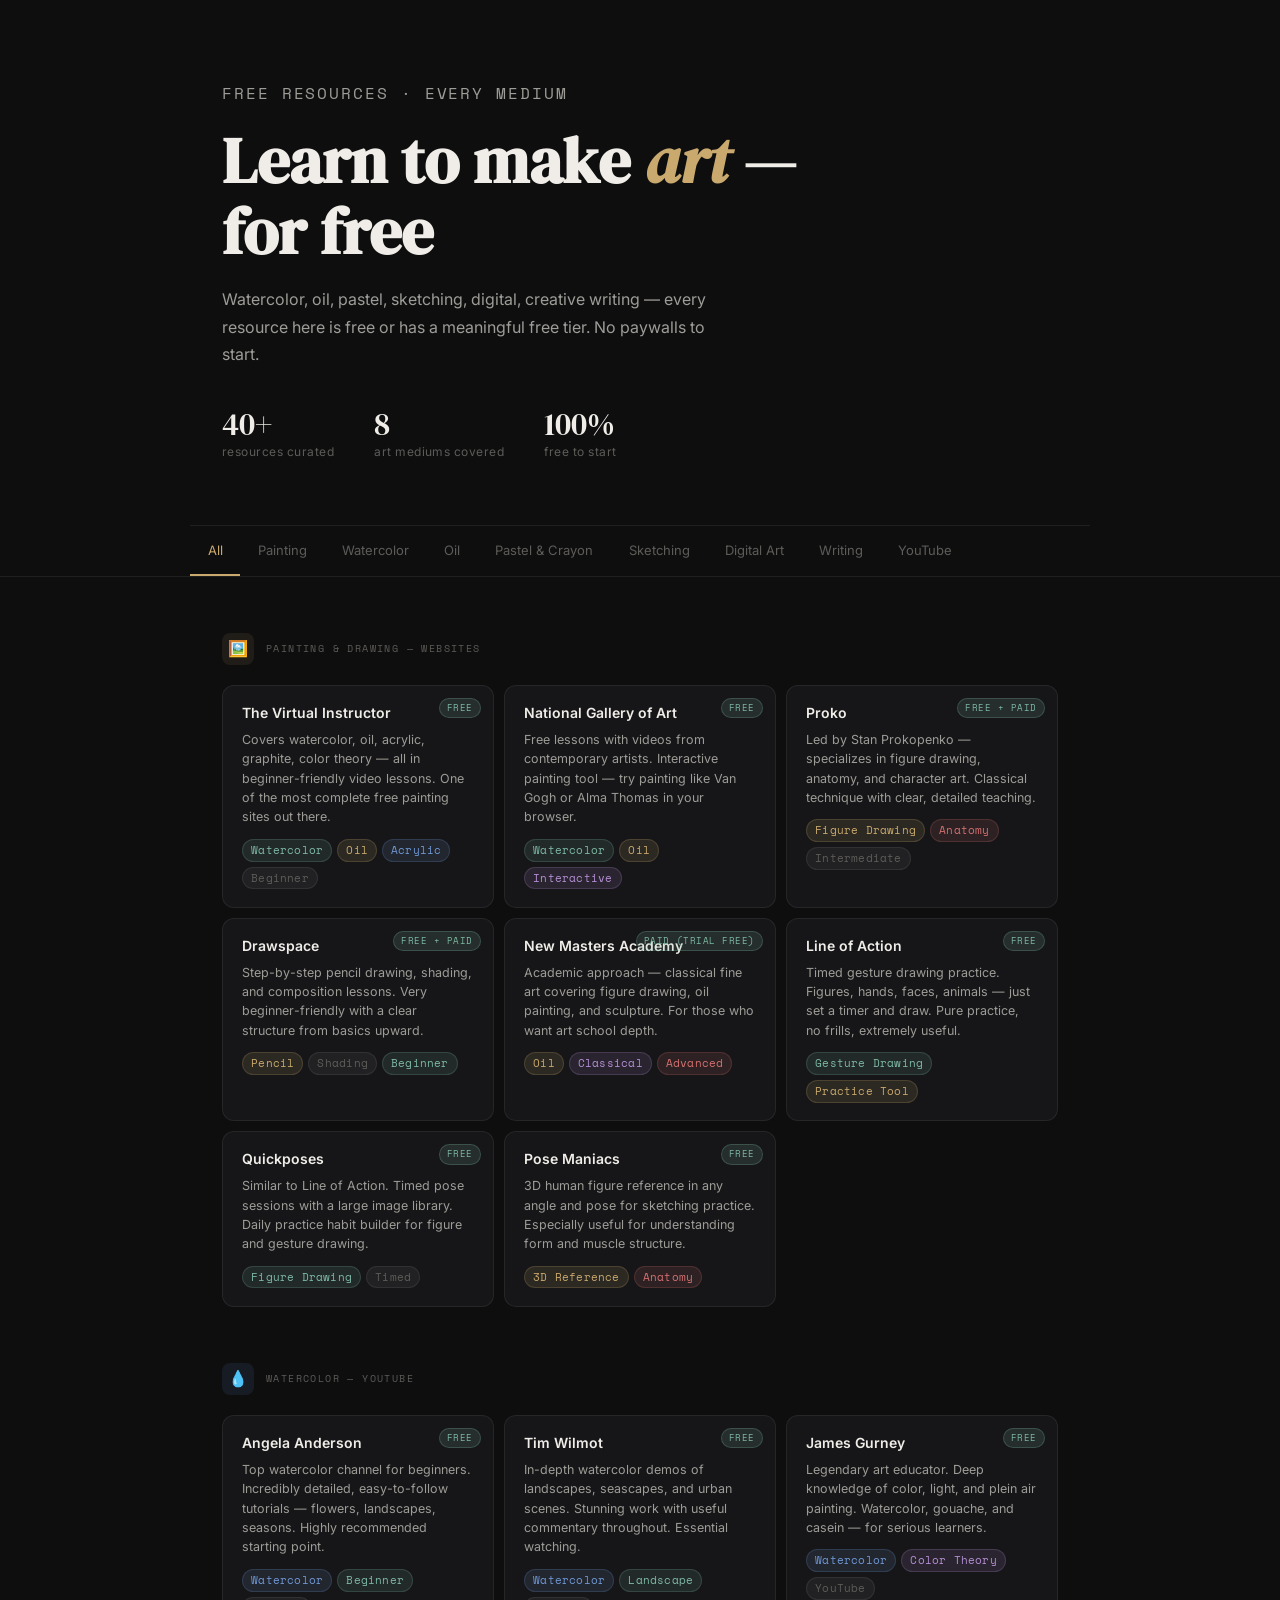
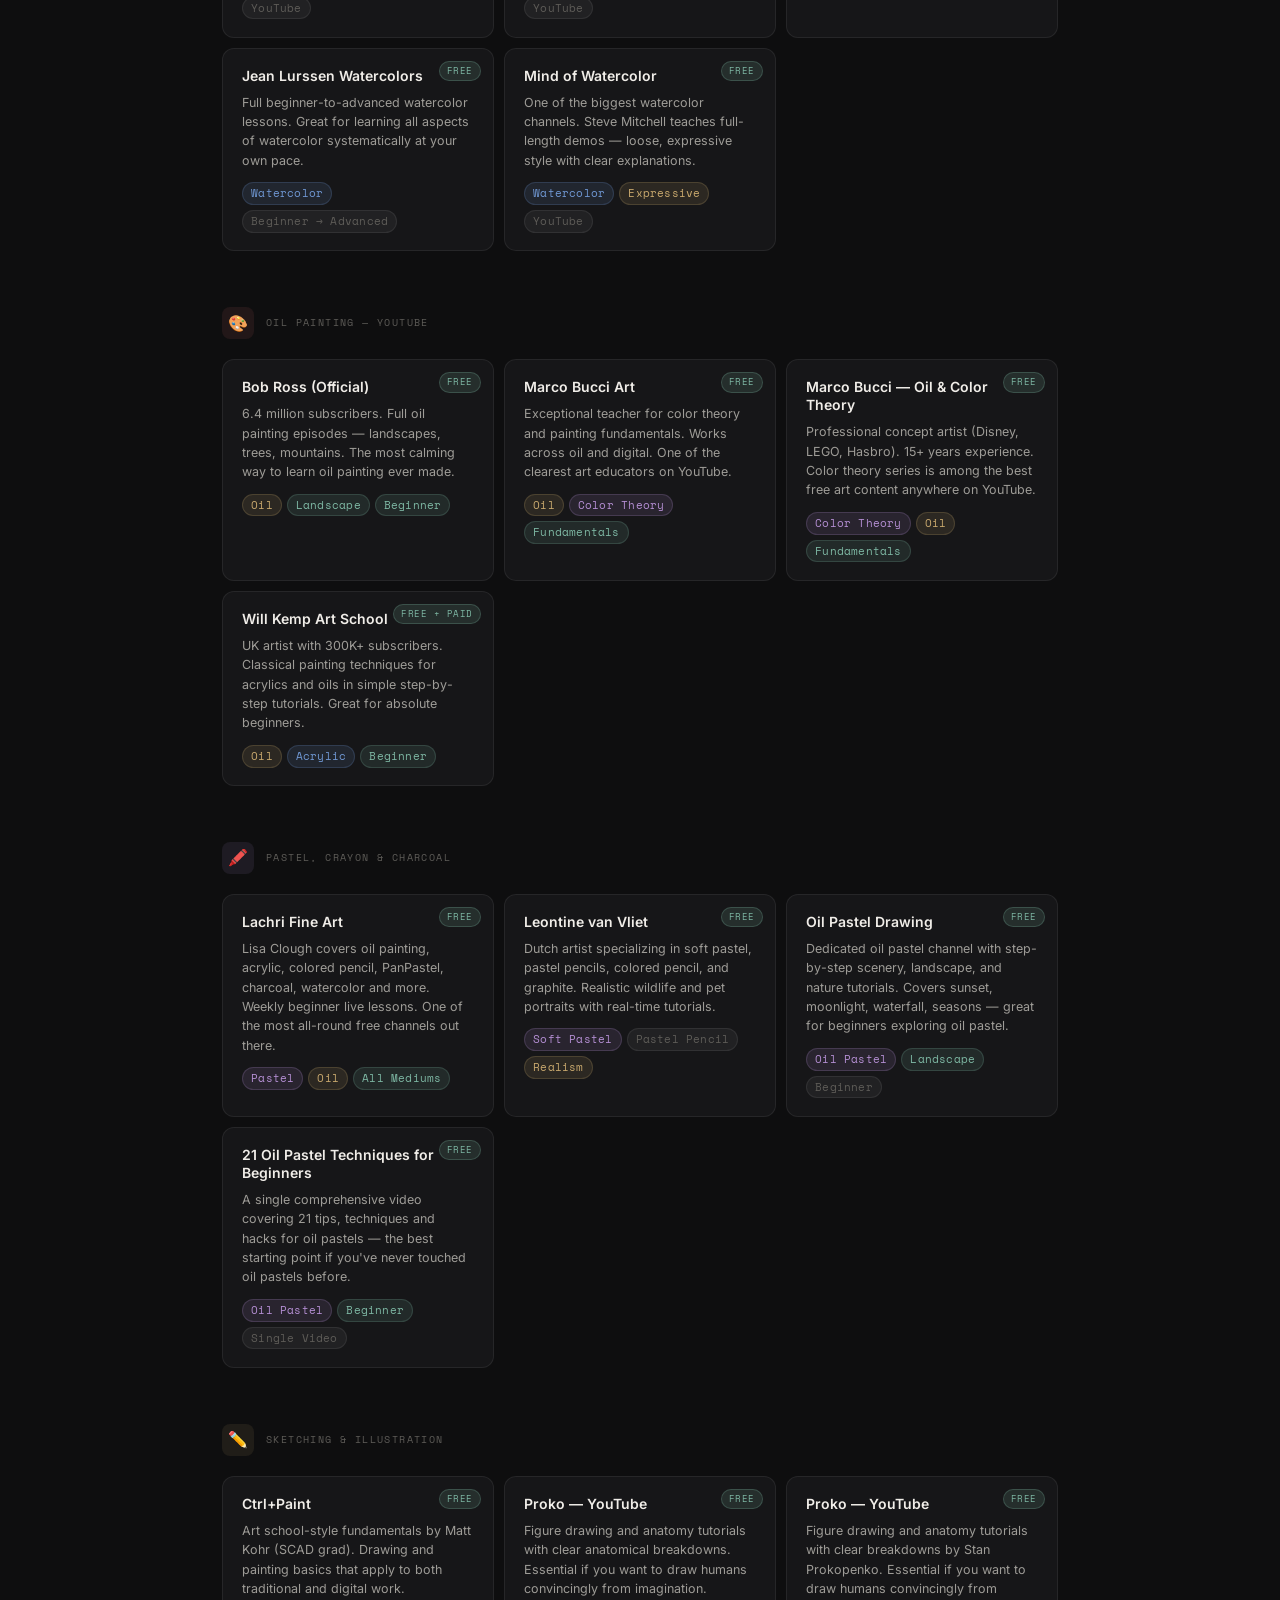
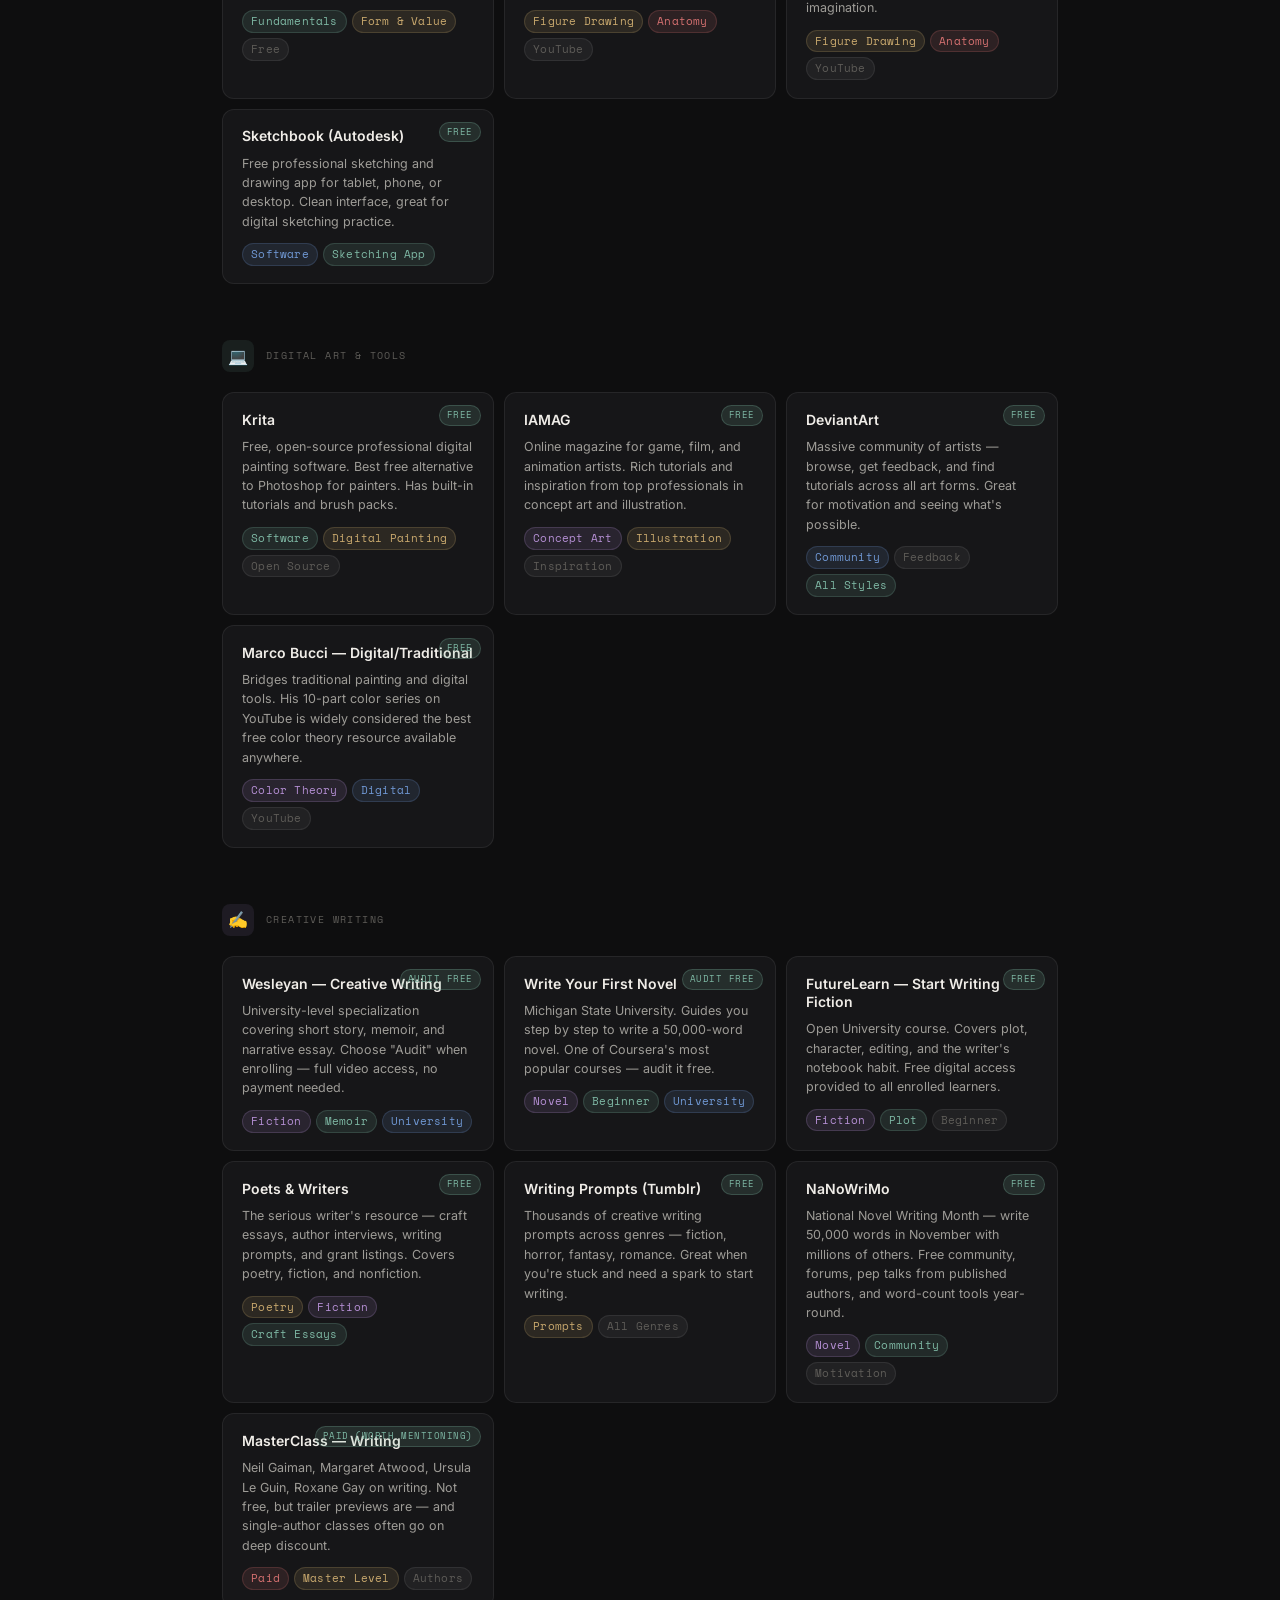
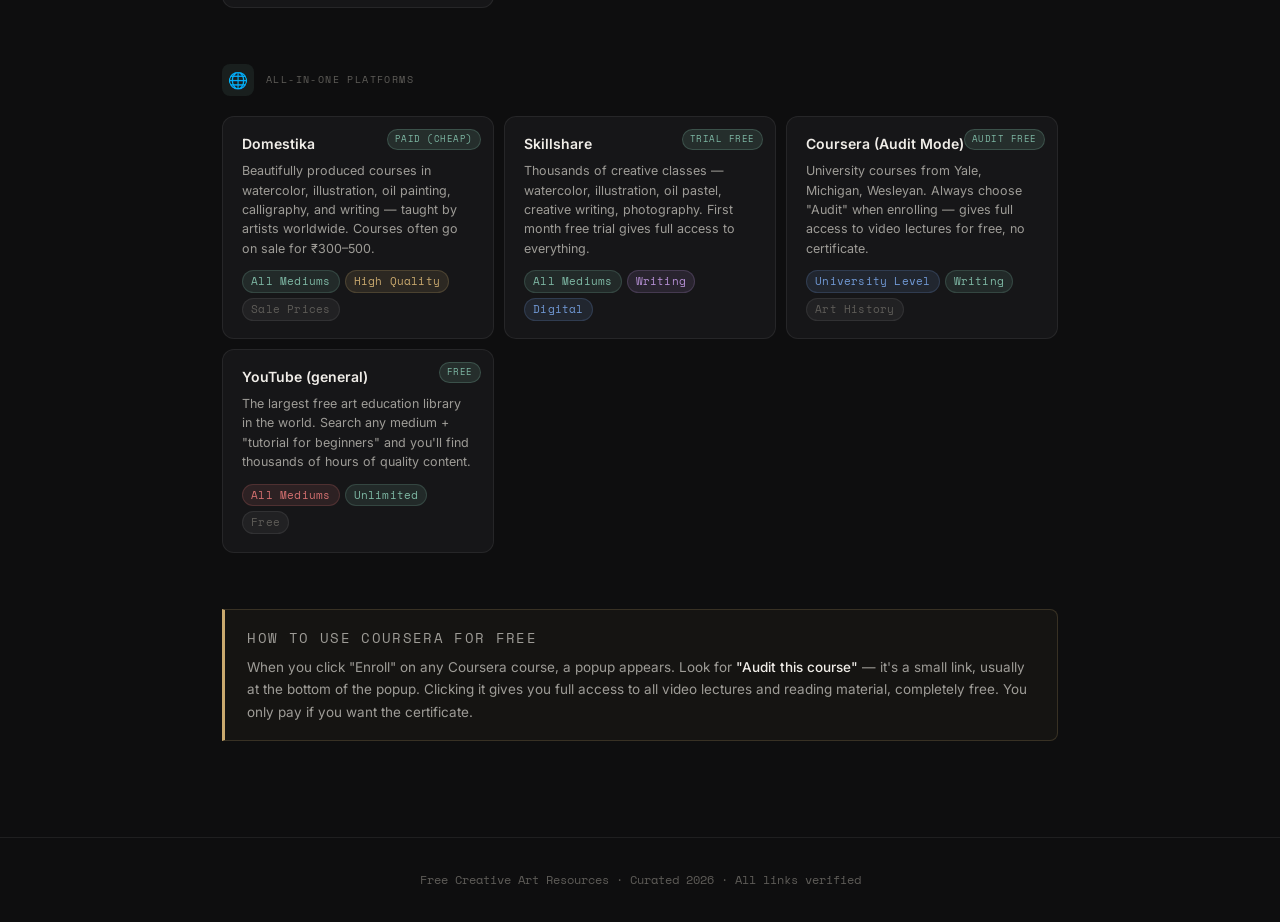
<file: free-art-resources.html>
<!DOCTYPE html>
<html lang="en">
<head>
<meta charset="UTF-8">
<meta name="viewport" content="width=device-width, initial-scale=1.0">
<title>Free Creative Art Resources</title>
<link rel="preconnect" href="https://fonts.googleapis.com">
<link href="https://fonts.googleapis.com/css2?family=DM+Serif+Display:ital@0;1&family=Inter:wght@400;500;600&family=Space+Mono&display=swap" rel="stylesheet">
<style>
  *, *::before, *::after { box-sizing: border-box; margin: 0; padding: 0; }

  :root {
    --bg: #0e0e0f;
    --bg2: #161618;
    --bg3: #1d1d20;
    --border: rgba(255,255,255,0.07);
    --border-hover: rgba(255,255,255,0.14);
    --text: #f0ede8;
    --text2: #9e9c97;
    --text3: #5e5c58;
    --accent: #c9a96e;
    --accent2: #7eb8a4;
    --accent3: #b58fd4;
    --red: #d47070;
    --blue: #7098d4;
  }

  body {
    background: var(--bg);
    color: var(--text);
    font-family: 'Inter', sans-serif;
    font-size: 15px;
    line-height: 1.6;
    min-height: 100vh;
  }

  /* ── HERO ── */
  .hero {
    padding: 5rem 2rem 4rem;
    max-width: 900px;
    margin: 0 auto;
    border-bottom: 1px solid var(--border);
  }
  .hero-eyebrow {
    font-family: 'Space Mono', monospace;
    font-size: 11px;
    color: var(--accent);
    letter-spacing: 0.12em;
    text-transform: uppercase;
    margin-bottom: 1.2rem;
  }
  .hero h1 {
    font-family: 'DM Serif Display', serif;
    font-size: clamp(2.4rem, 6vw, 4rem);
    line-height: 1.1;
    color: var(--text);
    margin-bottom: 1.2rem;
    max-width: 18ch;
  }
  .hero h1 em {
    font-style: italic;
    color: var(--accent);
  }
  .hero p {
    color: var(--text2);
    max-width: 52ch;
    font-size: 16px;
    line-height: 1.7;
  }
  .hero-stats {
    display: flex;
    gap: 2.5rem;
    margin-top: 2.5rem;
    flex-wrap: wrap;
  }
  .stat-item { display: flex; flex-direction: column; gap: 2px; }
  .stat-n {
    font-family: 'DM Serif Display', serif;
    font-size: 2rem;
    color: var(--text);
    line-height: 1;
  }
  .stat-l { font-size: 12px; color: var(--text3); letter-spacing: 0.04em; }

  /* ── FILTERS ── */
  .filter-wrap {
    position: sticky;
    top: 0;
    z-index: 100;
    background: var(--bg);
    border-bottom: 1px solid var(--border);
    padding: 0 2rem;
  }
  .filter-inner {
    max-width: 900px;
    margin: 0 auto;
    display: flex;
    gap: 0;
    overflow-x: auto;
    scrollbar-width: none;
  }
  .filter-inner::-webkit-scrollbar { display: none; }
  .ftab {
    background: none;
    border: none;
    padding: 1rem 1.1rem;
    font-size: 13px;
    color: var(--text3);
    cursor: pointer;
    white-space: nowrap;
    border-bottom: 2px solid transparent;
    transition: color 0.15s, border-color 0.15s;
    font-family: inherit;
  }
  .ftab:hover { color: var(--text2); }
  .ftab.active { color: var(--accent); border-bottom-color: var(--accent); }

  /* ── MAIN ── */
  .main {
    max-width: 900px;
    margin: 0 auto;
    padding: 0 2rem 6rem;
  }

  .section { margin-top: 3.5rem; }

  .section-head {
    display: flex;
    align-items: center;
    gap: 12px;
    margin-bottom: 1.25rem;
  }
  .section-icon {
    width: 32px;
    height: 32px;
    border-radius: 8px;
    display: flex;
    align-items: center;
    justify-content: center;
    font-size: 16px;
    flex-shrink: 0;
  }
  .section-title {
    font-family: 'Space Mono', monospace;
    font-size: 10px;
    letter-spacing: 0.14em;
    text-transform: uppercase;
    color: var(--text3);
  }

  /* ── CARDS ── */
  .cards { display: grid; grid-template-columns: repeat(auto-fill, minmax(260px, 1fr)); gap: 10px; }

  .card {
    background: var(--bg2);
    border: 1px solid var(--border);
    border-radius: 12px;
    padding: 1.1rem 1.2rem;
    text-decoration: none;
    display: block;
    transition: border-color 0.15s, background 0.15s, transform 0.15s;
    position: relative;
  }
  .card:hover {
    border-color: var(--border-hover);
    background: var(--bg3);
    transform: translateY(-2px);
  }
  .card-top {
    display: flex;
    align-items: flex-start;
    justify-content: space-between;
    gap: 8px;
    margin-bottom: 0.5rem;
  }
  .card-name {
    font-size: 14px;
    font-weight: 600;
    color: var(--text);
    line-height: 1.3;
  }
  .card-link-icon {
    color: var(--text3);
    font-size: 11px;
    flex-shrink: 0;
    margin-top: 2px;
  }
  .card-desc {
    font-size: 12.5px;
    color: var(--text2);
    line-height: 1.55;
    margin-bottom: 0.75rem;
  }
  .tags { display: flex; flex-wrap: wrap; gap: 5px; }
  .tag {
    font-size: 10.5px;
    padding: 2px 8px;
    border-radius: 20px;
    font-family: 'Space Mono', monospace;
    letter-spacing: 0.02em;
  }
  .t-gold { background: rgba(201,169,110,0.12); color: var(--accent); border: 1px solid rgba(201,169,110,0.2); }
  .t-teal { background: rgba(126,184,164,0.12); color: var(--accent2); border: 1px solid rgba(126,184,164,0.2); }
  .t-purple { background: rgba(181,143,212,0.12); color: var(--accent3); border: 1px solid rgba(181,143,212,0.2); }
  .t-red { background: rgba(212,112,112,0.12); color: var(--red); border: 1px solid rgba(212,112,112,0.2); }
  .t-blue { background: rgba(112,152,212,0.12); color: var(--blue); border: 1px solid rgba(112,152,212,0.2); }
  .t-dim { background: rgba(255,255,255,0.05); color: var(--text3); border: 1px solid var(--border); }

  .free-badge {
    position: absolute;
    top: 12px;
    right: 12px;
    font-size: 9px;
    font-family: 'Space Mono', monospace;
    padding: 2px 7px;
    border-radius: 20px;
    background: rgba(126,184,164,0.15);
    color: var(--accent2);
    border: 1px solid rgba(126,184,164,0.25);
    letter-spacing: 0.06em;
    text-transform: uppercase;
  }

  /* ── TIP BLOCK ── */
  .tip-block {
    margin-top: 3.5rem;
    border: 1px solid rgba(201,169,110,0.2);
    border-left: 3px solid var(--accent);
    background: rgba(201,169,110,0.04);
    border-radius: 0 8px 8px 0;
    padding: 1.1rem 1.4rem;
  }
  .tip-label {
    font-family: 'Space Mono', monospace;
    font-size: 10px;
    color: var(--accent);
    letter-spacing: 0.1em;
    text-transform: uppercase;
    margin-bottom: 0.4rem;
  }
  .tip-block p { font-size: 13.5px; color: var(--text2); line-height: 1.65; }
  .tip-block strong { color: var(--text); font-weight: 500; }

  /* ── HIDDEN ── */
  .section.hidden { display: none; }

  /* ── FOOTER ── */
  footer {
    border-top: 1px solid var(--border);
    padding: 2rem;
    text-align: center;
    font-size: 12px;
    color: var(--text3);
    font-family: 'Space Mono', monospace;
  }

  @media (max-width: 600px) {
    .hero { padding: 3rem 1.25rem 2.5rem; }
    .main { padding: 0 1.25rem 4rem; }
    .filter-wrap { padding: 0 1.25rem; }
    .cards { grid-template-columns: 1fr; }
    .hero-stats { gap: 1.5rem; }
  }
</style>
</head>
<body>

<div class="hero">
  <p class="hero-eyebrow">Free Resources · Every Medium</p>
  <h1>Learn to make <em>art</em> — for free</h1>
  <p>Watercolor, oil, pastel, sketching, digital, creative writing — every resource here is free or has a meaningful free tier. No paywalls to start.</p>
  <div class="hero-stats">
    <div class="stat-item"><span class="stat-n">40+</span><span class="stat-l">resources curated</span></div>
    <div class="stat-item"><span class="stat-n">8</span><span class="stat-l">art mediums covered</span></div>
    <div class="stat-item"><span class="stat-n">100%</span><span class="stat-l">free to start</span></div>
  </div>
</div>

<div class="filter-wrap">
  <div class="filter-inner">
    <button class="ftab active" data-filter="all">All</button>
    <button class="ftab" data-filter="painting">Painting</button>
    <button class="ftab" data-filter="watercolor">Watercolor</button>
    <button class="ftab" data-filter="oil">Oil</button>
    <button class="ftab" data-filter="pastel">Pastel & Crayon</button>
    <button class="ftab" data-filter="sketching">Sketching</button>
    <button class="ftab" data-filter="digital">Digital Art</button>
    <button class="ftab" data-filter="writing">Writing</button>
    <button class="ftab" data-filter="youtube">YouTube</button>
  </div>
</div>

<div class="main">

  <!-- SECTION 1: WEBSITES -->
  <div class="section" data-section="painting watercolor oil sketching">
    <div class="section-head">
      <div class="section-icon" style="background:rgba(201,169,110,0.1)">🖼️</div>
      <span class="section-title">Painting & Drawing — Websites</span>
    </div>
    <div class="cards">

      <a class="card" href="https://thevirtualinstructor.com" target="_blank" data-tags="painting watercolor oil sketching">
        <span class="free-badge">Free</span>
        <div class="card-top"><span class="card-name">The Virtual Instructor</span></div>
        <p class="card-desc">Covers watercolor, oil, acrylic, graphite, color theory — all in beginner-friendly video lessons. One of the most complete free painting sites out there.</p>
        <div class="tags">
          <span class="tag t-teal">Watercolor</span>
          <span class="tag t-gold">Oil</span>
          <span class="tag t-blue">Acrylic</span>
          <span class="tag t-dim">Beginner</span>
        </div>
      </a>

      <a class="card" href="https://www.nga.gov/stories/articles/free-online-art-learning-resources-students-and-teachers" target="_blank" data-tags="painting watercolor oil">
        <span class="free-badge">Free</span>
        <div class="card-top"><span class="card-name">National Gallery of Art</span></div>
        <p class="card-desc">Free lessons with videos from contemporary artists. Interactive painting tool — try painting like Van Gogh or Alma Thomas in your browser.</p>
        <div class="tags">
          <span class="tag t-teal">Watercolor</span>
          <span class="tag t-gold">Oil</span>
          <span class="tag t-purple">Interactive</span>
        </div>
      </a>

      <a class="card" href="https://www.proko.com" target="_blank" data-tags="painting sketching">
        <span class="free-badge">Free + Paid</span>
        <div class="card-top"><span class="card-name">Proko</span></div>
        <p class="card-desc">Led by Stan Prokopenko — specializes in figure drawing, anatomy, and character art. Classical technique with clear, detailed teaching.</p>
        <div class="tags">
          <span class="tag t-gold">Figure Drawing</span>
          <span class="tag t-red">Anatomy</span>
          <span class="tag t-dim">Intermediate</span>
        </div>
      </a>

      <a class="card" href="https://drawspace.com" target="_blank" data-tags="sketching painting">
        <span class="free-badge">Free + Paid</span>
        <div class="card-top"><span class="card-name">Drawspace</span></div>
        <p class="card-desc">Step-by-step pencil drawing, shading, and composition lessons. Very beginner-friendly with a clear structure from basics upward.</p>
        <div class="tags">
          <span class="tag t-gold">Pencil</span>
          <span class="tag t-dim">Shading</span>
          <span class="tag t-teal">Beginner</span>
        </div>
      </a>

      <a class="card" href="https://www.nma.art" target="_blank" data-tags="painting oil sketching">
        <span class="free-badge">Paid (trial free)</span>
        <div class="card-top"><span class="card-name">New Masters Academy</span></div>
        <p class="card-desc">Academic approach — classical fine art covering figure drawing, oil painting, and sculpture. For those who want art school depth.</p>
        <div class="tags">
          <span class="tag t-gold">Oil</span>
          <span class="tag t-purple">Classical</span>
          <span class="tag t-red">Advanced</span>
        </div>
      </a>

      <a class="card" href="https://line-of-action.com" target="_blank" data-tags="sketching painting">
        <span class="free-badge">Free</span>
        <div class="card-top"><span class="card-name">Line of Action</span></div>
        <p class="card-desc">Timed gesture drawing practice. Figures, hands, faces, animals — just set a timer and draw. Pure practice, no frills, extremely useful.</p>
        <div class="tags">
          <span class="tag t-teal">Gesture Drawing</span>
          <span class="tag t-gold">Practice Tool</span>
        </div>
      </a>

      <a class="card" href="https://quickposes.com" target="_blank" data-tags="sketching painting">
        <span class="free-badge">Free</span>
        <div class="card-top"><span class="card-name">Quickposes</span></div>
        <p class="card-desc">Similar to Line of Action. Timed pose sessions with a large image library. Daily practice habit builder for figure and gesture drawing.</p>
        <div class="tags">
          <span class="tag t-teal">Figure Drawing</span>
          <span class="tag t-dim">Timed</span>
        </div>
      </a>

      <a class="card" href="https://www.posemaniacs.com" target="_blank" data-tags="sketching painting">
        <span class="free-badge">Free</span>
        <div class="card-top"><span class="card-name">Pose Maniacs</span></div>
        <p class="card-desc">3D human figure reference in any angle and pose for sketching practice. Especially useful for understanding form and muscle structure.</p>
        <div class="tags">
          <span class="tag t-gold">3D Reference</span>
          <span class="tag t-red">Anatomy</span>
        </div>
      </a>

    </div>
  </div>

  <!-- SECTION 2: WATERCOLOR YOUTUBE -->
  <div class="section" data-section="watercolor youtube painting">
    <div class="section-head">
      <div class="section-icon" style="background:rgba(112,152,212,0.1)">💧</div>
      <span class="section-title">Watercolor — YouTube</span>
    </div>
    <div class="cards">

      <a class="card" href="https://www.youtube.com/user/angelafineart" target="_blank" data-tags="watercolor youtube painting">
        <span class="free-badge">Free</span>
        <div class="card-top"><span class="card-name">Angela Anderson</span></div>
        <p class="card-desc">Top watercolor channel for beginners. Incredibly detailed, easy-to-follow tutorials — flowers, landscapes, seasons. Highly recommended starting point.</p>
        <div class="tags">
          <span class="tag t-blue">Watercolor</span>
          <span class="tag t-teal">Beginner</span>
          <span class="tag t-dim">YouTube</span>
        </div>
      </a>

      <a class="card" href="https://www.youtube.com/@TimWilmot" target="_blank" data-tags="watercolor youtube painting">
        <span class="free-badge">Free</span>
        <div class="card-top"><span class="card-name">Tim Wilmot</span></div>
        <p class="card-desc">In-depth watercolor demos of landscapes, seascapes, and urban scenes. Stunning work with useful commentary throughout. Essential watching.</p>
        <div class="tags">
          <span class="tag t-blue">Watercolor</span>
          <span class="tag t-teal">Landscape</span>
          <span class="tag t-dim">YouTube</span>
        </div>
      </a>

      <a class="card" href="https://www.youtube.com/jamesgurney" target="_blank" data-tags="watercolor youtube painting">
        <span class="free-badge">Free</span>
        <div class="card-top"><span class="card-name">James Gurney</span></div>
        <p class="card-desc">Legendary art educator. Deep knowledge of color, light, and plein air painting. Watercolor, gouache, and casein — for serious learners.</p>
        <div class="tags">
          <span class="tag t-blue">Watercolor</span>
          <span class="tag t-purple">Color Theory</span>
          <span class="tag t-dim">YouTube</span>
        </div>
      </a>

      <a class="card" href="https://www.youtube.com/@Jean_Lurssen" target="_blank" data-tags="watercolor youtube painting">
        <span class="free-badge">Free</span>
        <div class="card-top"><span class="card-name">Jean Lurssen Watercolors</span></div>
        <p class="card-desc">Full beginner-to-advanced watercolor lessons. Great for learning all aspects of watercolor systematically at your own pace.</p>
        <div class="tags">
          <span class="tag t-blue">Watercolor</span>
          <span class="tag t-dim">Beginner → Advanced</span>
        </div>
      </a>

      <a class="card" href="https://www.youtube.com/user/mindofwatercolor" target="_blank" data-tags="watercolor youtube painting">
        <span class="free-badge">Free</span>
        <div class="card-top"><span class="card-name">Mind of Watercolor</span></div>
        <p class="card-desc">One of the biggest watercolor channels. Steve Mitchell teaches full-length demos — loose, expressive style with clear explanations.</p>
        <div class="tags">
          <span class="tag t-blue">Watercolor</span>
          <span class="tag t-gold">Expressive</span>
          <span class="tag t-dim">YouTube</span>
        </div>
      </a>

    </div>
  </div>

  <!-- SECTION 3: OIL YOUTUBE -->
  <div class="section" data-section="oil youtube painting">
    <div class="section-head">
      <div class="section-icon" style="background:rgba(212,112,112,0.1)">🎨</div>
      <span class="section-title">Oil Painting — YouTube</span>
    </div>
    <div class="cards">

      <a class="card" href="https://www.youtube.com/channel/UCxcnsr1R5Ge_fbTu5ajt8DQ" target="_blank" data-tags="oil youtube painting">
        <span class="free-badge">Free</span>
        <div class="card-top"><span class="card-name">Bob Ross (Official)</span></div>
        <p class="card-desc">6.4 million subscribers. Full oil painting episodes — landscapes, trees, mountains. The most calming way to learn oil painting ever made.</p>
        <div class="tags">
          <span class="tag t-gold">Oil</span>
          <span class="tag t-teal">Landscape</span>
          <span class="tag t-teal">Beginner</span>
        </div>
      </a>

      <a class="card" href="https://www.youtube.com/@marcobucci" target="_blank" data-tags="oil youtube painting">
        <span class="free-badge">Free</span>
        <div class="card-top"><span class="card-name">Marco Bucci Art</span></div>
        <p class="card-desc">Exceptional teacher for color theory and painting fundamentals. Works across oil and digital. One of the clearest art educators on YouTube.</p>
        <div class="tags">
          <span class="tag t-gold">Oil</span>
          <span class="tag t-purple">Color Theory</span>
          <span class="tag t-teal">Fundamentals</span>
        </div>
      </a>

      <a class="card" href="https://www.youtube.com/@marcobucci" target="_blank" data-tags="oil youtube painting">
        <span class="free-badge">Free</span>
        <div class="card-top"><span class="card-name">Marco Bucci — Oil & Color Theory</span></div>
        <p class="card-desc">Professional concept artist (Disney, LEGO, Hasbro). 15+ years experience. Color theory series is among the best free art content anywhere on YouTube.</p>
        <div class="tags">
          <span class="tag t-purple">Color Theory</span>
          <span class="tag t-gold">Oil</span>
          <span class="tag t-teal">Fundamentals</span>
        </div>
      </a>

      <a class="card" href="https://www.youtube.com/@willkempartschool" target="_blank" data-tags="oil youtube painting sketching">
        <span class="free-badge">Free + Paid</span>
        <div class="card-top"><span class="card-name">Will Kemp Art School</span></div>
        <p class="card-desc">UK artist with 300K+ subscribers. Classical painting techniques for acrylics and oils in simple step-by-step tutorials. Great for absolute beginners.</p>
        <div class="tags">
          <span class="tag t-gold">Oil</span>
          <span class="tag t-blue">Acrylic</span>
          <span class="tag t-teal">Beginner</span>
        </div>
      </a>

    </div>
  </div>

  <!-- SECTION 4: PASTEL & CRAYON -->
  <div class="section" data-section="pastel">
    <div class="section-head">
      <div class="section-icon" style="background:rgba(181,143,212,0.1)">🖍️</div>
      <span class="section-title">Pastel, Crayon & Charcoal</span>
    </div>
    <div class="cards">

      <a class="card" href="https://www.youtube.com/channel/UCgoZdnwxQzre7zjApoBl7og" target="_blank" data-tags="pastel youtube painting">
        <span class="free-badge">Free</span>
        <div class="card-top"><span class="card-name">Lachri Fine Art</span></div>
        <p class="card-desc">Lisa Clough covers oil painting, acrylic, colored pencil, PanPastel, charcoal, watercolor and more. Weekly beginner live lessons. One of the most all-round free channels out there.</p>
        <div class="tags">
          <span class="tag t-purple">Pastel</span>
          <span class="tag t-gold">Oil</span>
          <span class="tag t-teal">All Mediums</span>
        </div>
      </a>

      <a class="card" href="https://www.youtube.com/channel/UC0zwwAab-asPErslX6NxDgg" target="_blank" data-tags="pastel youtube sketching">
        <span class="free-badge">Free</span>
        <div class="card-top"><span class="card-name">Leontine van Vliet</span></div>
        <p class="card-desc">Dutch artist specializing in soft pastel, pastel pencils, colored pencil, and graphite. Realistic wildlife and pet portraits with real-time tutorials.</p>
        <div class="tags">
          <span class="tag t-purple">Soft Pastel</span>
          <span class="tag t-dim">Pastel Pencil</span>
          <span class="tag t-gold">Realism</span>
        </div>
      </a>

      <a class="card" href="https://www.youtube.com/channel/UCM6vi2uJLTRYriGJeRGRBPA" target="_blank" data-tags="pastel youtube">
        <span class="free-badge">Free</span>
        <div class="card-top"><span class="card-name">Oil Pastel Drawing</span></div>
        <p class="card-desc">Dedicated oil pastel channel with step-by-step scenery, landscape, and nature tutorials. Covers sunset, moonlight, waterfall, seasons — great for beginners exploring oil pastel.</p>
        <div class="tags">
          <span class="tag t-purple">Oil Pastel</span>
          <span class="tag t-teal">Landscape</span>
          <span class="tag t-dim">Beginner</span>
        </div>
      </a>

      <a class="card" href="https://www.youtube.com/watch?v=Jwxvns0UrDc" target="_blank" data-tags="pastel youtube">
        <span class="free-badge">Free</span>
        <div class="card-top"><span class="card-name">21 Oil Pastel Techniques for Beginners</span></div>
        <p class="card-desc">A single comprehensive video covering 21 tips, techniques and hacks for oil pastels — the best starting point if you've never touched oil pastels before.</p>
        <div class="tags">
          <span class="tag t-purple">Oil Pastel</span>
          <span class="tag t-teal">Beginner</span>
          <span class="tag t-dim">Single Video</span>
        </div>
      </a>

    </div>
  </div>

  <!-- SECTION 5: SKETCHING -->
  <div class="section" data-section="sketching">
    <div class="section-head">
      <div class="section-icon" style="background:rgba(201,169,110,0.1)">✏️</div>
      <span class="section-title">Sketching & Illustration</span>
    </div>
    <div class="cards">

      <a class="card" href="https://www.ctrlpaint.com" target="_blank" data-tags="sketching digital">
        <span class="free-badge">Free</span>
        <div class="card-top"><span class="card-name">Ctrl+Paint</span></div>
        <p class="card-desc">Art school-style fundamentals by Matt Kohr (SCAD grad). Drawing and painting basics that apply to both traditional and digital work.</p>
        <div class="tags">
          <span class="tag t-teal">Fundamentals</span>
          <span class="tag t-gold">Form & Value</span>
          <span class="tag t-dim">Free</span>
        </div>
      </a>

      <a class="card" href="https://www.youtube.com/prokotv" target="_blank" data-tags="sketching youtube painting">
        <span class="free-badge">Free</span>
        <div class="card-top"><span class="card-name">Proko — YouTube</span></div>
        <p class="card-desc">Figure drawing and anatomy tutorials with clear anatomical breakdowns. Essential if you want to draw humans convincingly from imagination.</p>
        <div class="tags">
          <span class="tag t-gold">Figure Drawing</span>
          <span class="tag t-red">Anatomy</span>
          <span class="tag t-dim">YouTube</span>
        </div>
      </a>

      <a class="card" href="https://www.youtube.com/prokotv" target="_blank" data-tags="sketching youtube painting">
        <span class="free-badge">Free</span>
        <div class="card-top"><span class="card-name">Proko — YouTube</span></div>
        <p class="card-desc">Figure drawing and anatomy tutorials with clear breakdowns by Stan Prokopenko. Essential if you want to draw humans convincingly from imagination.</p>
        <div class="tags">
          <span class="tag t-gold">Figure Drawing</span>
          <span class="tag t-red">Anatomy</span>
          <span class="tag t-dim">YouTube</span>
        </div>
      </a>

      <a class="card" href="https://sketchbook.com" target="_blank" data-tags="sketching digital">
        <span class="free-badge">Free</span>
        <div class="card-top"><span class="card-name">Sketchbook (Autodesk)</span></div>
        <p class="card-desc">Free professional sketching and drawing app for tablet, phone, or desktop. Clean interface, great for digital sketching practice.</p>
        <div class="tags">
          <span class="tag t-blue">Software</span>
          <span class="tag t-teal">Sketching App</span>
        </div>
      </a>

    </div>
  </div>

  <!-- SECTION 6: DIGITAL ART -->
  <div class="section" data-section="digital">
    <div class="section-head">
      <div class="section-icon" style="background:rgba(126,184,164,0.1)">💻</div>
      <span class="section-title">Digital Art & Tools</span>
    </div>
    <div class="cards">

      <a class="card" href="https://krita.org" target="_blank" data-tags="digital">
        <span class="free-badge">Free</span>
        <div class="card-top"><span class="card-name">Krita</span></div>
        <p class="card-desc">Free, open-source professional digital painting software. Best free alternative to Photoshop for painters. Has built-in tutorials and brush packs.</p>
        <div class="tags">
          <span class="tag t-teal">Software</span>
          <span class="tag t-gold">Digital Painting</span>
          <span class="tag t-dim">Open Source</span>
        </div>
      </a>

      <a class="card" href="https://www.iamag.co" target="_blank" data-tags="digital sketching">
        <span class="free-badge">Free</span>
        <div class="card-top"><span class="card-name">IAMAG</span></div>
        <p class="card-desc">Online magazine for game, film, and animation artists. Rich tutorials and inspiration from top professionals in concept art and illustration.</p>
        <div class="tags">
          <span class="tag t-purple">Concept Art</span>
          <span class="tag t-gold">Illustration</span>
          <span class="tag t-dim">Inspiration</span>
        </div>
      </a>

      <a class="card" href="https://www.deviantart.com" target="_blank" data-tags="digital sketching painting">
        <span class="free-badge">Free</span>
        <div class="card-top"><span class="card-name">DeviantArt</span></div>
        <p class="card-desc">Massive community of artists — browse, get feedback, and find tutorials across all art forms. Great for motivation and seeing what's possible.</p>
        <div class="tags">
          <span class="tag t-blue">Community</span>
          <span class="tag t-dim">Feedback</span>
          <span class="tag t-teal">All Styles</span>
        </div>
      </a>

      <a class="card" href="https://www.youtube.com/@marcobucci" target="_blank" data-tags="digital painting youtube">
        <span class="free-badge">Free</span>
        <div class="card-top"><span class="card-name">Marco Bucci — Digital/Traditional</span></div>
        <p class="card-desc">Bridges traditional painting and digital tools. His 10-part color series on YouTube is widely considered the best free color theory resource available anywhere.</p>
        <div class="tags">
          <span class="tag t-purple">Color Theory</span>
          <span class="tag t-blue">Digital</span>
          <span class="tag t-dim">YouTube</span>
        </div>
      </a>

    </div>
  </div>

  <!-- SECTION 7: CREATIVE WRITING -->
  <div class="section" data-section="writing">
    <div class="section-head">
      <div class="section-icon" style="background:rgba(181,143,212,0.1)">✍️</div>
      <span class="section-title">Creative Writing</span>
    </div>
    <div class="cards">

      <a class="card" href="https://www.coursera.org/specializations/creative-writing" target="_blank" data-tags="writing">
        <span class="free-badge">Audit Free</span>
        <div class="card-top"><span class="card-name">Wesleyan — Creative Writing</span></div>
        <p class="card-desc">University-level specialization covering short story, memoir, and narrative essay. Choose "Audit" when enrolling — full video access, no payment needed.</p>
        <div class="tags">
          <span class="tag t-purple">Fiction</span>
          <span class="tag t-teal">Memoir</span>
          <span class="tag t-blue">University</span>
        </div>
      </a>

      <a class="card" href="https://www.coursera.org/learn/write-your-first-novel" target="_blank" data-tags="writing">
        <span class="free-badge">Audit Free</span>
        <div class="card-top"><span class="card-name">Write Your First Novel</span></div>
        <p class="card-desc">Michigan State University. Guides you step by step to write a 50,000-word novel. One of Coursera's most popular courses — audit it free.</p>
        <div class="tags">
          <span class="tag t-purple">Novel</span>
          <span class="tag t-teal">Beginner</span>
          <span class="tag t-blue">University</span>
        </div>
      </a>

      <a class="card" href="https://www.futurelearn.com/courses/start-writing-fiction" target="_blank" data-tags="writing">
        <span class="free-badge">Free</span>
        <div class="card-top"><span class="card-name">FutureLearn — Start Writing Fiction</span></div>
        <p class="card-desc">Open University course. Covers plot, character, editing, and the writer's notebook habit. Free digital access provided to all enrolled learners.</p>
        <div class="tags">
          <span class="tag t-purple">Fiction</span>
          <span class="tag t-teal">Plot</span>
          <span class="tag t-dim">Beginner</span>
        </div>
      </a>

      <a class="card" href="https://www.pw.org" target="_blank" data-tags="writing">
        <span class="free-badge">Free</span>
        <div class="card-top"><span class="card-name">Poets & Writers</span></div>
        <p class="card-desc">The serious writer's resource — craft essays, author interviews, writing prompts, and grant listings. Covers poetry, fiction, and nonfiction.</p>
        <div class="tags">
          <span class="tag t-gold">Poetry</span>
          <span class="tag t-purple">Fiction</span>
          <span class="tag t-teal">Craft Essays</span>
        </div>
      </a>

      <a class="card" href="https://writing-prompt-s.tumblr.com" target="_blank" data-tags="writing">
        <span class="free-badge">Free</span>
        <div class="card-top"><span class="card-name">Writing Prompts (Tumblr)</span></div>
        <p class="card-desc">Thousands of creative writing prompts across genres — fiction, horror, fantasy, romance. Great when you're stuck and need a spark to start writing.</p>
        <div class="tags">
          <span class="tag t-gold">Prompts</span>
          <span class="tag t-dim">All Genres</span>
        </div>
      </a>

      <a class="card" href="https://nanowrimo.org" target="_blank" data-tags="writing">
        <span class="free-badge">Free</span>
        <div class="card-top"><span class="card-name">NaNoWriMo</span></div>
        <p class="card-desc">National Novel Writing Month — write 50,000 words in November with millions of others. Free community, forums, pep talks from published authors, and word-count tools year-round.</p>
        <div class="tags">
          <span class="tag t-purple">Novel</span>
          <span class="tag t-teal">Community</span>
          <span class="tag t-dim">Motivation</span>
        </div>
      </a>

      <a class="card" href="https://www.masterclass.com/categories/writing" target="_blank" data-tags="writing">
        <span class="free-badge">Paid (worth mentioning)</span>
        <div class="card-top"><span class="card-name">MasterClass — Writing</span></div>
        <p class="card-desc">Neil Gaiman, Margaret Atwood, Ursula Le Guin, Roxane Gay on writing. Not free, but trailer previews are — and single-author classes often go on deep discount.</p>
        <div class="tags">
          <span class="tag t-red">Paid</span>
          <span class="tag t-gold">Master Level</span>
          <span class="tag t-dim">Authors</span>
        </div>
      </a>

    </div>
  </div>

  <!-- SECTION 8: ALL-IN-ONE -->
  <div class="section" data-section="painting watercolor oil pastel sketching digital writing">
    <div class="section-head">
      <div class="section-icon" style="background:rgba(126,184,164,0.1)">🌐</div>
      <span class="section-title">All-in-One Platforms</span>
    </div>
    <div class="cards">

      <a class="card" href="https://www.domestika.org" target="_blank" data-tags="painting watercolor oil pastel sketching digital writing">
        <span class="free-badge">Paid (cheap)</span>
        <div class="card-top"><span class="card-name">Domestika</span></div>
        <p class="card-desc">Beautifully produced courses in watercolor, illustration, oil painting, calligraphy, and writing — taught by artists worldwide. Courses often go on sale for ₹300–500.</p>
        <div class="tags">
          <span class="tag t-teal">All Mediums</span>
          <span class="tag t-gold">High Quality</span>
          <span class="tag t-dim">Sale Prices</span>
        </div>
      </a>

      <a class="card" href="https://www.skillshare.com" target="_blank" data-tags="painting watercolor oil pastel sketching digital writing">
        <span class="free-badge">Trial Free</span>
        <div class="card-top"><span class="card-name">Skillshare</span></div>
        <p class="card-desc">Thousands of creative classes — watercolor, illustration, oil pastel, creative writing, photography. First month free trial gives full access to everything.</p>
        <div class="tags">
          <span class="tag t-teal">All Mediums</span>
          <span class="tag t-purple">Writing</span>
          <span class="tag t-blue">Digital</span>
        </div>
      </a>

      <a class="card" href="https://www.coursera.org" target="_blank" data-tags="painting sketching writing">
        <span class="free-badge">Audit Free</span>
        <div class="card-top"><span class="card-name">Coursera (Audit Mode)</span></div>
        <p class="card-desc">University courses from Yale, Michigan, Wesleyan. Always choose "Audit" when enrolling — gives full access to video lectures for free, no certificate.</p>
        <div class="tags">
          <span class="tag t-blue">University Level</span>
          <span class="tag t-teal">Writing</span>
          <span class="tag t-dim">Art History</span>
        </div>
      </a>

      <a class="card" href="https://www.youtube.com" target="_blank" data-tags="painting watercolor oil pastel sketching digital writing youtube">
        <span class="free-badge">Free</span>
        <div class="card-top"><span class="card-name">YouTube (general)</span></div>
        <p class="card-desc">The largest free art education library in the world. Search any medium + "tutorial for beginners" and you'll find thousands of hours of quality content.</p>
        <div class="tags">
          <span class="tag t-red">All Mediums</span>
          <span class="tag t-teal">Unlimited</span>
          <span class="tag t-dim">Free</span>
        </div>
      </a>

    </div>
  </div>

  <!-- TIP BLOCK -->
  <div class="tip-block">
    <p class="tip-label">How to use Coursera for free</p>
    <p>When you click "Enroll" on any Coursera course, a popup appears. Look for <strong>"Audit this course"</strong> — it's a small link, usually at the bottom of the popup. Clicking it gives you full access to all video lectures and reading material, completely free. You only pay if you want the certificate.</p>
  </div>

</div>

<footer>
  Free Creative Art Resources · Curated 2026 · All links verified
</footer>

<script>
  const tabs = document.querySelectorAll('.ftab');
  const sections = document.querySelectorAll('.section[data-section]');

  tabs.forEach(tab => {
    tab.addEventListener('click', () => {
      tabs.forEach(t => t.classList.remove('active'));
      tab.classList.add('active');

      const filter = tab.dataset.filter;

      sections.forEach(section => {
        if (filter === 'all') {
          section.classList.remove('hidden');
          section.querySelectorAll('.card').forEach(c => c.style.display = '');
          return;
        }

        const cards = section.querySelectorAll('.card');
        let visibleCount = 0;
        cards.forEach(card => {
          const tags = (card.dataset.tags || '').split(' ');
          if (tags.includes(filter)) {
            card.style.display = '';
            visibleCount++;
          } else {
            card.style.display = 'none';
          }
        });

        if (visibleCount === 0) {
          section.classList.add('hidden');
        } else {
          section.classList.remove('hidden');
        }
      });
    });
  });
</script>

</body>
</html>
</file>
